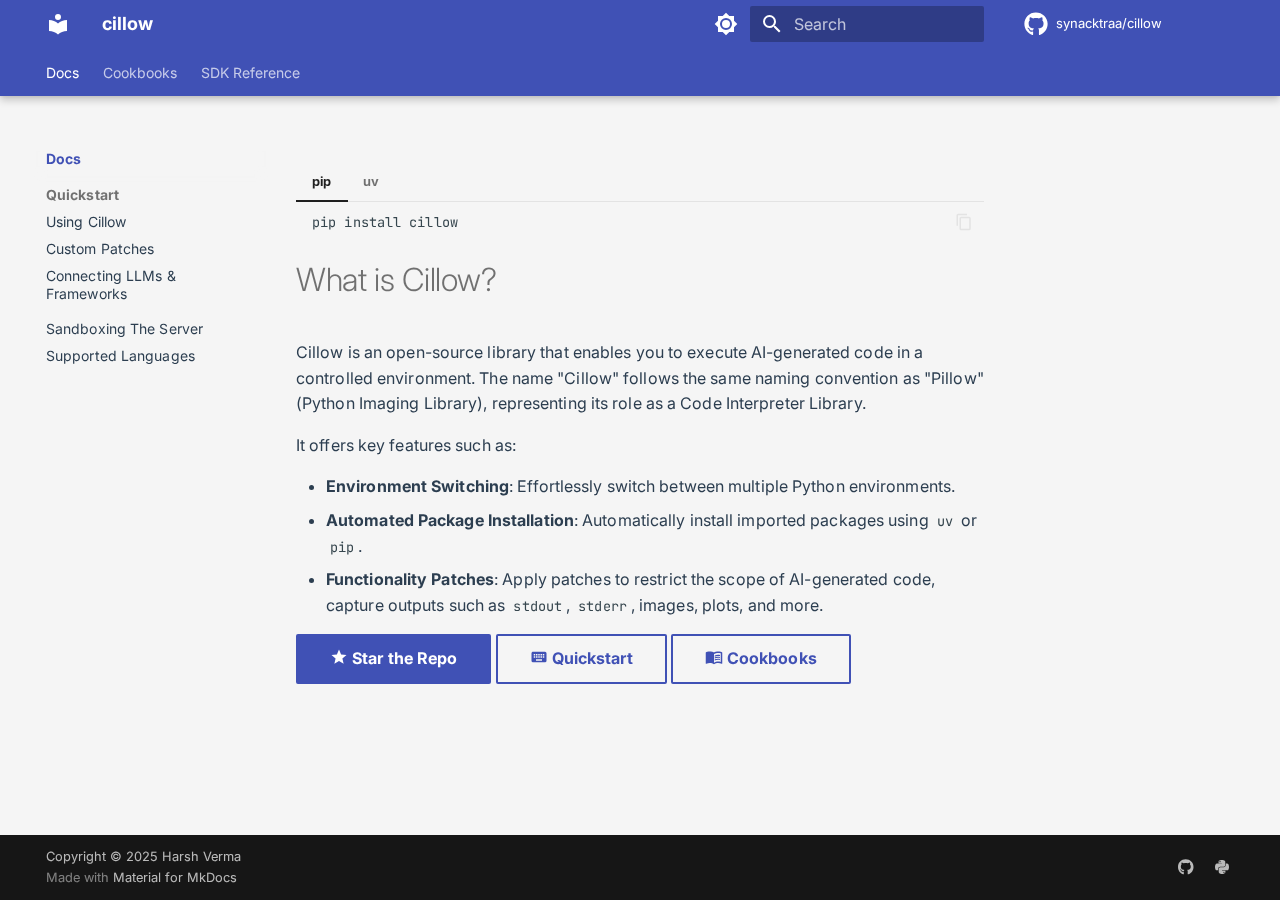
<file: index.html>
<!doctype html>
<html lang="en" class="no-js">
  <head>
    
      <meta charset="utf-8">
      <meta name="viewport" content="width=device-width,initial-scale=1">
      
        <meta name="description" content="Code Interpreter Library">
      
      
        <meta name="author" content="Harsh Verma">
      
      
        <link rel="canonical" href="https://synacktraa.github.io/cillow/">
      
      
      
        <link rel="next" href="quickstart/using_cillow/">
      
      
      <link rel="icon" href="assets/images/favicon.png">
      <meta name="generator" content="mkdocs-1.6.1, mkdocs-material-9.5.49">
    
    
      
        <title>Index - cillow</title>
      
    
    
      <link rel="stylesheet" href="assets/stylesheets/main.6f8fc17f.min.css">
      
        
        <link rel="stylesheet" href="assets/stylesheets/palette.06af60db.min.css">
      
      
  
  
    
    
  
    
    
  
    
    
  
    
    
  
    
    
  
    
    
  
    
    
  
    
    
  
    
    
  
    
    
  
    
    
  
    
    
  
  
  <style>:root{--md-admonition-icon--note:url('data:image/svg+xml;charset=utf-8,<svg xmlns="http://www.w3.org/2000/svg" viewBox="0 0 16 16"><path d="M1 7.775V2.75C1 1.784 1.784 1 2.75 1h5.025c.464 0 .91.184 1.238.513l6.25 6.25a1.75 1.75 0 0 1 0 2.474l-5.026 5.026a1.75 1.75 0 0 1-2.474 0l-6.25-6.25A1.75 1.75 0 0 1 1 7.775m1.5 0c0 .066.026.13.073.177l6.25 6.25a.25.25 0 0 0 .354 0l5.025-5.025a.25.25 0 0 0 0-.354l-6.25-6.25a.25.25 0 0 0-.177-.073H2.75a.25.25 0 0 0-.25.25ZM6 5a1 1 0 1 1 0 2 1 1 0 0 1 0-2"/></svg>');--md-admonition-icon--abstract:url('data:image/svg+xml;charset=utf-8,<svg xmlns="http://www.w3.org/2000/svg" viewBox="0 0 16 16"><path d="M2.5 1.75v11.5c0 .138.112.25.25.25h3.17a.75.75 0 0 1 0 1.5H2.75A1.75 1.75 0 0 1 1 13.25V1.75C1 .784 1.784 0 2.75 0h8.5C12.216 0 13 .784 13 1.75v7.736a.75.75 0 0 1-1.5 0V1.75a.25.25 0 0 0-.25-.25h-8.5a.25.25 0 0 0-.25.25m13.274 9.537zl-4.557 4.45a.75.75 0 0 1-1.055-.008l-1.943-1.95a.75.75 0 0 1 1.062-1.058l1.419 1.425 4.026-3.932a.75.75 0 1 1 1.048 1.074M4.75 4h4.5a.75.75 0 0 1 0 1.5h-4.5a.75.75 0 0 1 0-1.5M4 7.75A.75.75 0 0 1 4.75 7h2a.75.75 0 0 1 0 1.5h-2A.75.75 0 0 1 4 7.75"/></svg>');--md-admonition-icon--info:url('data:image/svg+xml;charset=utf-8,<svg xmlns="http://www.w3.org/2000/svg" viewBox="0 0 16 16"><path d="M0 8a8 8 0 1 1 16 0A8 8 0 0 1 0 8m8-6.5a6.5 6.5 0 1 0 0 13 6.5 6.5 0 0 0 0-13M6.5 7.75A.75.75 0 0 1 7.25 7h1a.75.75 0 0 1 .75.75v2.75h.25a.75.75 0 0 1 0 1.5h-2a.75.75 0 0 1 0-1.5h.25v-2h-.25a.75.75 0 0 1-.75-.75M8 6a1 1 0 1 1 0-2 1 1 0 0 1 0 2"/></svg>');--md-admonition-icon--tip:url('data:image/svg+xml;charset=utf-8,<svg xmlns="http://www.w3.org/2000/svg" viewBox="0 0 16 16"><path d="M3.499.75a.75.75 0 0 1 1.5 0v.996C5.9 2.903 6.793 3.65 7.662 4.376l.24.202c-.036-.694.055-1.422.426-2.163C9.1.873 10.794-.045 12.622.26 14.408.558 16 1.94 16 4.25c0 1.278-.954 2.575-2.44 2.734l.146.508.065.22c.203.701.412 1.455.476 2.226.142 1.707-.4 3.03-1.487 3.898C11.714 14.671 10.27 15 8.75 15h-6a.75.75 0 0 1 0-1.5h1.376a4.5 4.5 0 0 1-.563-1.191 3.84 3.84 0 0 1-.05-2.063 4.65 4.65 0 0 1-2.025-.293.75.75 0 0 1 .525-1.406c1.357.507 2.376-.006 2.698-.318l.009-.01a.747.747 0 0 1 1.06 0 .75.75 0 0 1-.012 1.074c-.912.92-.992 1.835-.768 2.586.221.74.745 1.337 1.196 1.621H8.75c1.343 0 2.398-.296 3.074-.836.635-.507 1.036-1.31.928-2.602-.05-.603-.216-1.224-.422-1.93l-.064-.221c-.12-.407-.246-.84-.353-1.29a2.4 2.4 0 0 1-.507-.441 3.1 3.1 0 0 1-.633-1.248.75.75 0 0 1 1.455-.364c.046.185.144.436.31.627.146.168.353.305.712.305.738 0 1.25-.615 1.25-1.25 0-1.47-.95-2.315-2.123-2.51-1.172-.196-2.227.387-2.706 1.345-.46.92-.27 1.774.019 3.062l.042.19.01.05c.348.443.666.949.94 1.553a.75.75 0 1 1-1.365.62c-.553-1.217-1.32-1.94-2.3-2.768L6.7 5.527c-.814-.68-1.75-1.462-2.692-2.619a3.7 3.7 0 0 0-1.023.88c-.406.495-.663 1.036-.722 1.508.116.122.306.21.591.239.388.038.797-.06 1.032-.19a.75.75 0 0 1 .728 1.31c-.515.287-1.23.439-1.906.373-.682-.067-1.473-.38-1.879-1.193L.75 5.677V5.5c0-.984.48-1.94 1.077-2.664.46-.559 1.05-1.055 1.673-1.353z"/></svg>');--md-admonition-icon--success:url('data:image/svg+xml;charset=utf-8,<svg xmlns="http://www.w3.org/2000/svg" viewBox="0 0 16 16"><path d="M13.78 4.22a.75.75 0 0 1 0 1.06l-7.25 7.25a.75.75 0 0 1-1.06 0L2.22 9.28a.75.75 0 0 1 .018-1.042.75.75 0 0 1 1.042-.018L6 10.94l6.72-6.72a.75.75 0 0 1 1.06 0"/></svg>');--md-admonition-icon--question:url('data:image/svg+xml;charset=utf-8,<svg xmlns="http://www.w3.org/2000/svg" viewBox="0 0 16 16"><path d="M0 8a8 8 0 1 1 16 0A8 8 0 0 1 0 8m8-6.5a6.5 6.5 0 1 0 0 13 6.5 6.5 0 0 0 0-13M6.92 6.085h.001a.749.749 0 1 1-1.342-.67c.169-.339.436-.701.849-.977C6.845 4.16 7.369 4 8 4a2.76 2.76 0 0 1 1.637.525c.503.377.863.965.863 1.725 0 .448-.115.83-.329 1.15-.205.307-.47.513-.692.662-.109.072-.22.138-.313.195l-.006.004a6 6 0 0 0-.26.16 1 1 0 0 0-.276.245.75.75 0 0 1-1.248-.832c.184-.264.42-.489.692-.661q.154-.1.313-.195l.007-.004c.1-.061.182-.11.258-.161a1 1 0 0 0 .277-.245C8.96 6.514 9 6.427 9 6.25a.61.61 0 0 0-.262-.525A1.27 1.27 0 0 0 8 5.5c-.369 0-.595.09-.74.187a1 1 0 0 0-.34.398M9 11a1 1 0 1 1-2 0 1 1 0 0 1 2 0"/></svg>');--md-admonition-icon--warning:url('data:image/svg+xml;charset=utf-8,<svg xmlns="http://www.w3.org/2000/svg" viewBox="0 0 16 16"><path d="M6.457 1.047c.659-1.234 2.427-1.234 3.086 0l6.082 11.378A1.75 1.75 0 0 1 14.082 15H1.918a1.75 1.75 0 0 1-1.543-2.575Zm1.763.707a.25.25 0 0 0-.44 0L1.698 13.132a.25.25 0 0 0 .22.368h12.164a.25.25 0 0 0 .22-.368Zm.53 3.996v2.5a.75.75 0 0 1-1.5 0v-2.5a.75.75 0 0 1 1.5 0M9 11a1 1 0 1 1-2 0 1 1 0 0 1 2 0"/></svg>');--md-admonition-icon--failure:url('data:image/svg+xml;charset=utf-8,<svg xmlns="http://www.w3.org/2000/svg" viewBox="0 0 16 16"><path d="M2.344 2.343za8 8 0 0 1 11.314 11.314A8.002 8.002 0 0 1 .234 10.089a8 8 0 0 1 2.11-7.746m1.06 10.253a6.5 6.5 0 1 0 9.108-9.275 6.5 6.5 0 0 0-9.108 9.275M6.03 4.97 8 6.94l1.97-1.97a.749.749 0 0 1 1.275.326.75.75 0 0 1-.215.734L9.06 8l1.97 1.97a.749.749 0 0 1-.326 1.275.75.75 0 0 1-.734-.215L8 9.06l-1.97 1.97a.749.749 0 0 1-1.275-.326.75.75 0 0 1 .215-.734L6.94 8 4.97 6.03a.75.75 0 0 1 .018-1.042.75.75 0 0 1 1.042-.018"/></svg>');--md-admonition-icon--danger:url('data:image/svg+xml;charset=utf-8,<svg xmlns="http://www.w3.org/2000/svg" viewBox="0 0 16 16"><path d="M9.504.43a1.516 1.516 0 0 1 2.437 1.713L10.415 5.5h2.123c1.57 0 2.346 1.909 1.22 3.004l-7.34 7.142a1.25 1.25 0 0 1-.871.354h-.302a1.25 1.25 0 0 1-1.157-1.723L5.633 10.5H3.462c-1.57 0-2.346-1.909-1.22-3.004zm1.047 1.074L3.286 8.571A.25.25 0 0 0 3.462 9H6.75a.75.75 0 0 1 .694 1.034l-1.713 4.188 6.982-6.793A.25.25 0 0 0 12.538 7H9.25a.75.75 0 0 1-.683-1.06l2.008-4.418.003-.006-.004-.009-.006-.006-.008-.001q-.005 0-.009.004"/></svg>');--md-admonition-icon--bug:url('data:image/svg+xml;charset=utf-8,<svg xmlns="http://www.w3.org/2000/svg" viewBox="0 0 16 16"><path d="M4.72.22a.75.75 0 0 1 1.06 0l1 .999a3.5 3.5 0 0 1 2.441 0l.999-1a.748.748 0 0 1 1.265.332.75.75 0 0 1-.205.729l-.775.776c.616.63.995 1.493.995 2.444v.327q0 .15-.025.292c.408.14.764.392 1.029.722l1.968-.787a.75.75 0 0 1 .556 1.392L13 7.258V9h2.25a.75.75 0 0 1 0 1.5H13v.5q-.002.615-.141 1.186l2.17.868a.75.75 0 0 1-.557 1.392l-2.184-.873A5 5 0 0 1 8 16a5 5 0 0 1-4.288-2.427l-2.183.873a.75.75 0 0 1-.558-1.392l2.17-.868A5 5 0 0 1 3 11v-.5H.75a.75.75 0 0 1 0-1.5H3V7.258L.971 6.446a.75.75 0 0 1 .558-1.392l1.967.787c.265-.33.62-.583 1.03-.722a1.7 1.7 0 0 1-.026-.292V4.5c0-.951.38-1.814.995-2.444L4.72 1.28a.75.75 0 0 1 0-1.06m.53 6.28a.75.75 0 0 0-.75.75V11a3.5 3.5 0 1 0 7 0V7.25a.75.75 0 0 0-.75-.75ZM6.173 5h3.654A.17.17 0 0 0 10 4.827V4.5a2 2 0 1 0-4 0v.327c0 .096.077.173.173.173"/></svg>');--md-admonition-icon--example:url('data:image/svg+xml;charset=utf-8,<svg xmlns="http://www.w3.org/2000/svg" viewBox="0 0 16 16"><path d="M5 5.782V2.5h-.25a.75.75 0 0 1 0-1.5h6.5a.75.75 0 0 1 0 1.5H11v3.282l3.666 5.76C15.619 13.04 14.543 15 12.767 15H3.233c-1.776 0-2.852-1.96-1.899-3.458Zm-2.4 6.565a.75.75 0 0 0 .633 1.153h9.534a.75.75 0 0 0 .633-1.153L12.225 10.5h-8.45ZM9.5 2.5h-3V6c0 .143-.04.283-.117.403L4.73 9h6.54L9.617 6.403A.75.75 0 0 1 9.5 6Z"/></svg>');--md-admonition-icon--quote:url('data:image/svg+xml;charset=utf-8,<svg xmlns="http://www.w3.org/2000/svg" viewBox="0 0 16 16"><path d="M1.75 2.5h10.5a.75.75 0 0 1 0 1.5H1.75a.75.75 0 0 1 0-1.5m4 5h8.5a.75.75 0 0 1 0 1.5h-8.5a.75.75 0 0 1 0-1.5m0 5h8.5a.75.75 0 0 1 0 1.5h-8.5a.75.75 0 0 1 0-1.5M2.5 7.75v6a.75.75 0 0 1-1.5 0v-6a.75.75 0 0 1 1.5 0"/></svg>');}</style>



    
    
      
    
    
      
        
        
        <link rel="preconnect" href="https://fonts.gstatic.com" crossorigin>
        <link rel="stylesheet" href="https://fonts.googleapis.com/css?family=Inter:300,300i,400,400i,700,700i%7CJetBrains+Mono:400,400i,700,700i&display=fallback">
        <style>:root{--md-text-font:"Inter";--md-code-font:"JetBrains Mono"}</style>
      
    
    
      <link rel="stylesheet" href="assets/_mkdocstrings.css">
    
      <link rel="stylesheet" href="stylesheets/extra.css">
    
    <script>__md_scope=new URL(".",location),__md_hash=e=>[...e].reduce(((e,_)=>(e<<5)-e+_.charCodeAt(0)),0),__md_get=(e,_=localStorage,t=__md_scope)=>JSON.parse(_.getItem(t.pathname+"."+e)),__md_set=(e,_,t=localStorage,a=__md_scope)=>{try{t.setItem(a.pathname+"."+e,JSON.stringify(_))}catch(e){}}</script>
    
      

    
    
    
  </head>
  
  
    
    
      
    
    
    
    
    <body dir="ltr" data-md-color-scheme="default" data-md-color-primary="indigo" data-md-color-accent="deep-purple">
  
    
    <input class="md-toggle" data-md-toggle="drawer" type="checkbox" id="__drawer" autocomplete="off">
    <input class="md-toggle" data-md-toggle="search" type="checkbox" id="__search" autocomplete="off">
    <label class="md-overlay" for="__drawer"></label>
    <div data-md-component="skip">
      
        
        <a href="#what-is-cillow" class="md-skip">
          Skip to content
        </a>
      
    </div>
    <div data-md-component="announce">
      
    </div>
    
    
      

  

<header class="md-header md-header--shadow md-header--lifted" data-md-component="header">
  <nav class="md-header__inner md-grid" aria-label="Header">
    <a href="." title="cillow" class="md-header__button md-logo" aria-label="cillow" data-md-component="logo">
      
  
  <svg xmlns="http://www.w3.org/2000/svg" viewBox="0 0 24 24"><path d="M12 8a3 3 0 0 0 3-3 3 3 0 0 0-3-3 3 3 0 0 0-3 3 3 3 0 0 0 3 3m0 3.54C9.64 9.35 6.5 8 3 8v11c3.5 0 6.64 1.35 9 3.54 2.36-2.19 5.5-3.54 9-3.54V8c-3.5 0-6.64 1.35-9 3.54"/></svg>

    </a>
    <label class="md-header__button md-icon" for="__drawer">
      
      <svg xmlns="http://www.w3.org/2000/svg" viewBox="0 0 24 24"><path d="M3 6h18v2H3zm0 5h18v2H3zm0 5h18v2H3z"/></svg>
    </label>
    <div class="md-header__title" data-md-component="header-title">
      <div class="md-header__ellipsis">
        <div class="md-header__topic">
          <span class="md-ellipsis">
            cillow
          </span>
        </div>
        <div class="md-header__topic" data-md-component="header-topic">
          <span class="md-ellipsis">
            
              Index
            
          </span>
        </div>
      </div>
    </div>
    
      
        <form class="md-header__option" data-md-component="palette">
  
    
    
    
    <input class="md-option" data-md-color-media="(prefers-color-scheme: light)" data-md-color-scheme="default" data-md-color-primary="indigo" data-md-color-accent="deep-purple"  aria-label="Switch to dark mode"  type="radio" name="__palette" id="__palette_0">
    
      <label class="md-header__button md-icon" title="Switch to dark mode" for="__palette_1" hidden>
        <svg xmlns="http://www.w3.org/2000/svg" viewBox="0 0 24 24"><path d="M12 8a4 4 0 0 0-4 4 4 4 0 0 0 4 4 4 4 0 0 0 4-4 4 4 0 0 0-4-4m0 10a6 6 0 0 1-6-6 6 6 0 0 1 6-6 6 6 0 0 1 6 6 6 6 0 0 1-6 6m8-9.31V4h-4.69L12 .69 8.69 4H4v4.69L.69 12 4 15.31V20h4.69L12 23.31 15.31 20H20v-4.69L23.31 12z"/></svg>
      </label>
    
  
    
    
    
    <input class="md-option" data-md-color-media="(prefers-color-scheme: dark)" data-md-color-scheme="slate" data-md-color-primary="blue-grey" data-md-color-accent="deep-purple"  aria-label="Switch to light mode"  type="radio" name="__palette" id="__palette_1">
    
      <label class="md-header__button md-icon" title="Switch to light mode" for="__palette_0" hidden>
        <svg xmlns="http://www.w3.org/2000/svg" viewBox="0 0 24 24"><path d="M12 18c-.89 0-1.74-.2-2.5-.55C11.56 16.5 13 14.42 13 12s-1.44-4.5-3.5-5.45C10.26 6.2 11.11 6 12 6a6 6 0 0 1 6 6 6 6 0 0 1-6 6m8-9.31V4h-4.69L12 .69 8.69 4H4v4.69L.69 12 4 15.31V20h4.69L12 23.31 15.31 20H20v-4.69L23.31 12z"/></svg>
      </label>
    
  
</form>
      
    
    
      <script>var palette=__md_get("__palette");if(palette&&palette.color){if("(prefers-color-scheme)"===palette.color.media){var media=matchMedia("(prefers-color-scheme: light)"),input=document.querySelector(media.matches?"[data-md-color-media='(prefers-color-scheme: light)']":"[data-md-color-media='(prefers-color-scheme: dark)']");palette.color.media=input.getAttribute("data-md-color-media"),palette.color.scheme=input.getAttribute("data-md-color-scheme"),palette.color.primary=input.getAttribute("data-md-color-primary"),palette.color.accent=input.getAttribute("data-md-color-accent")}for(var[key,value]of Object.entries(palette.color))document.body.setAttribute("data-md-color-"+key,value)}</script>
    
    
    
      <label class="md-header__button md-icon" for="__search">
        
        <svg xmlns="http://www.w3.org/2000/svg" viewBox="0 0 24 24"><path d="M9.5 3A6.5 6.5 0 0 1 16 9.5c0 1.61-.59 3.09-1.56 4.23l.27.27h.79l5 5-1.5 1.5-5-5v-.79l-.27-.27A6.52 6.52 0 0 1 9.5 16 6.5 6.5 0 0 1 3 9.5 6.5 6.5 0 0 1 9.5 3m0 2C7 5 5 7 5 9.5S7 14 9.5 14 14 12 14 9.5 12 5 9.5 5"/></svg>
      </label>
      <div class="md-search" data-md-component="search" role="dialog">
  <label class="md-search__overlay" for="__search"></label>
  <div class="md-search__inner" role="search">
    <form class="md-search__form" name="search">
      <input type="text" class="md-search__input" name="query" aria-label="Search" placeholder="Search" autocapitalize="off" autocorrect="off" autocomplete="off" spellcheck="false" data-md-component="search-query" required>
      <label class="md-search__icon md-icon" for="__search">
        
        <svg xmlns="http://www.w3.org/2000/svg" viewBox="0 0 24 24"><path d="M9.5 3A6.5 6.5 0 0 1 16 9.5c0 1.61-.59 3.09-1.56 4.23l.27.27h.79l5 5-1.5 1.5-5-5v-.79l-.27-.27A6.52 6.52 0 0 1 9.5 16 6.5 6.5 0 0 1 3 9.5 6.5 6.5 0 0 1 9.5 3m0 2C7 5 5 7 5 9.5S7 14 9.5 14 14 12 14 9.5 12 5 9.5 5"/></svg>
        
        <svg xmlns="http://www.w3.org/2000/svg" viewBox="0 0 24 24"><path d="M20 11v2H8l5.5 5.5-1.42 1.42L4.16 12l7.92-7.92L13.5 5.5 8 11z"/></svg>
      </label>
      <nav class="md-search__options" aria-label="Search">
        
        <button type="reset" class="md-search__icon md-icon" title="Clear" aria-label="Clear" tabindex="-1">
          
          <svg xmlns="http://www.w3.org/2000/svg" viewBox="0 0 24 24"><path d="M19 6.41 17.59 5 12 10.59 6.41 5 5 6.41 10.59 12 5 17.59 6.41 19 12 13.41 17.59 19 19 17.59 13.41 12z"/></svg>
        </button>
      </nav>
      
    </form>
    <div class="md-search__output">
      <div class="md-search__scrollwrap" tabindex="0" data-md-scrollfix>
        <div class="md-search-result" data-md-component="search-result">
          <div class="md-search-result__meta">
            Initializing search
          </div>
          <ol class="md-search-result__list" role="presentation"></ol>
        </div>
      </div>
    </div>
  </div>
</div>
    
    
      <div class="md-header__source">
        <a href="https://github.com/synacktraa/cillow" title="Go to repository" class="md-source" data-md-component="source">
  <div class="md-source__icon md-icon">
    
    <svg xmlns="http://www.w3.org/2000/svg" viewBox="0 0 496 512"><!--! Font Awesome Free 6.7.1 by @fontawesome - https://fontawesome.com License - https://fontawesome.com/license/free (Icons: CC BY 4.0, Fonts: SIL OFL 1.1, Code: MIT License) Copyright 2024 Fonticons, Inc.--><path d="M165.9 397.4c0 2-2.3 3.6-5.2 3.6-3.3.3-5.6-1.3-5.6-3.6 0-2 2.3-3.6 5.2-3.6 3-.3 5.6 1.3 5.6 3.6m-31.1-4.5c-.7 2 1.3 4.3 4.3 4.9 2.6 1 5.6 0 6.2-2s-1.3-4.3-4.3-5.2c-2.6-.7-5.5.3-6.2 2.3m44.2-1.7c-2.9.7-4.9 2.6-4.6 4.9.3 2 2.9 3.3 5.9 2.6 2.9-.7 4.9-2.6 4.6-4.6-.3-1.9-3-3.2-5.9-2.9M244.8 8C106.1 8 0 113.3 0 252c0 110.9 69.8 205.8 169.5 239.2 12.8 2.3 17.3-5.6 17.3-12.1 0-6.2-.3-40.4-.3-61.4 0 0-70 15-84.7-29.8 0 0-11.4-29.1-27.8-36.6 0 0-22.9-15.7 1.6-15.4 0 0 24.9 2 38.6 25.8 21.9 38.6 58.6 27.5 72.9 20.9 2.3-16 8.8-27.1 16-33.7-55.9-6.2-112.3-14.3-112.3-110.5 0-27.5 7.6-41.3 23.6-58.9-2.6-6.5-11.1-33.3 2.6-67.9 20.9-6.5 69 27 69 27 20-5.6 41.5-8.5 62.8-8.5s42.8 2.9 62.8 8.5c0 0 48.1-33.6 69-27 13.7 34.7 5.2 61.4 2.6 67.9 16 17.7 25.8 31.5 25.8 58.9 0 96.5-58.9 104.2-114.8 110.5 9.2 7.9 17 22.9 17 46.4 0 33.7-.3 75.4-.3 83.6 0 6.5 4.6 14.4 17.3 12.1C428.2 457.8 496 362.9 496 252 496 113.3 383.5 8 244.8 8M97.2 352.9c-1.3 1-1 3.3.7 5.2 1.6 1.6 3.9 2.3 5.2 1 1.3-1 1-3.3-.7-5.2-1.6-1.6-3.9-2.3-5.2-1m-10.8-8.1c-.7 1.3.3 2.9 2.3 3.9 1.6 1 3.6.7 4.3-.7.7-1.3-.3-2.9-2.3-3.9-2-.6-3.6-.3-4.3.7m32.4 35.6c-1.6 1.3-1 4.3 1.3 6.2 2.3 2.3 5.2 2.6 6.5 1 1.3-1.3.7-4.3-1.3-6.2-2.2-2.3-5.2-2.6-6.5-1m-11.4-14.7c-1.6 1-1.6 3.6 0 5.9s4.3 3.3 5.6 2.3c1.6-1.3 1.6-3.9 0-6.2-1.4-2.3-4-3.3-5.6-2"/></svg>
  </div>
  <div class="md-source__repository">
    synacktraa/cillow
  </div>
</a>
      </div>
    
  </nav>
  
    
      
<nav class="md-tabs" aria-label="Tabs" data-md-component="tabs">
  <div class="md-grid">
    <ul class="md-tabs__list">
      
        
  
  
    
  
  
    
    
      <li class="md-tabs__item md-tabs__item--active">
        <a href="." class="md-tabs__link">
          
  
    
  
  Docs

        </a>
      </li>
    
  

      
        
  
  
  
    <li class="md-tabs__item">
      <a href="cookbooks/" class="md-tabs__link">
        
  
    
  
  Cookbooks

      </a>
    </li>
  

      
        
  
  
  
    
    
      <li class="md-tabs__item">
        <a href="sdk_reference/interpreter/" class="md-tabs__link">
          
  
    
  
  SDK Reference

        </a>
      </li>
    
  

      
    </ul>
  </div>
</nav>
    
  
</header>
    
    <div class="md-container" data-md-component="container">
      
      
        
      
      <main class="md-main" data-md-component="main">
        <div class="md-main__inner md-grid">
          
            
              
              <div class="md-sidebar md-sidebar--primary" data-md-component="sidebar" data-md-type="navigation" >
                <div class="md-sidebar__scrollwrap">
                  <div class="md-sidebar__inner">
                    


  


<nav class="md-nav md-nav--primary md-nav--lifted" aria-label="Navigation" data-md-level="0">
  <label class="md-nav__title" for="__drawer">
    <a href="." title="cillow" class="md-nav__button md-logo" aria-label="cillow" data-md-component="logo">
      
  
  <svg xmlns="http://www.w3.org/2000/svg" viewBox="0 0 24 24"><path d="M12 8a3 3 0 0 0 3-3 3 3 0 0 0-3-3 3 3 0 0 0-3 3 3 3 0 0 0 3 3m0 3.54C9.64 9.35 6.5 8 3 8v11c3.5 0 6.64 1.35 9 3.54 2.36-2.19 5.5-3.54 9-3.54V8c-3.5 0-6.64 1.35-9 3.54"/></svg>

    </a>
    cillow
  </label>
  
    <div class="md-nav__source">
      <a href="https://github.com/synacktraa/cillow" title="Go to repository" class="md-source" data-md-component="source">
  <div class="md-source__icon md-icon">
    
    <svg xmlns="http://www.w3.org/2000/svg" viewBox="0 0 496 512"><!--! Font Awesome Free 6.7.1 by @fontawesome - https://fontawesome.com License - https://fontawesome.com/license/free (Icons: CC BY 4.0, Fonts: SIL OFL 1.1, Code: MIT License) Copyright 2024 Fonticons, Inc.--><path d="M165.9 397.4c0 2-2.3 3.6-5.2 3.6-3.3.3-5.6-1.3-5.6-3.6 0-2 2.3-3.6 5.2-3.6 3-.3 5.6 1.3 5.6 3.6m-31.1-4.5c-.7 2 1.3 4.3 4.3 4.9 2.6 1 5.6 0 6.2-2s-1.3-4.3-4.3-5.2c-2.6-.7-5.5.3-6.2 2.3m44.2-1.7c-2.9.7-4.9 2.6-4.6 4.9.3 2 2.9 3.3 5.9 2.6 2.9-.7 4.9-2.6 4.6-4.6-.3-1.9-3-3.2-5.9-2.9M244.8 8C106.1 8 0 113.3 0 252c0 110.9 69.8 205.8 169.5 239.2 12.8 2.3 17.3-5.6 17.3-12.1 0-6.2-.3-40.4-.3-61.4 0 0-70 15-84.7-29.8 0 0-11.4-29.1-27.8-36.6 0 0-22.9-15.7 1.6-15.4 0 0 24.9 2 38.6 25.8 21.9 38.6 58.6 27.5 72.9 20.9 2.3-16 8.8-27.1 16-33.7-55.9-6.2-112.3-14.3-112.3-110.5 0-27.5 7.6-41.3 23.6-58.9-2.6-6.5-11.1-33.3 2.6-67.9 20.9-6.5 69 27 69 27 20-5.6 41.5-8.5 62.8-8.5s42.8 2.9 62.8 8.5c0 0 48.1-33.6 69-27 13.7 34.7 5.2 61.4 2.6 67.9 16 17.7 25.8 31.5 25.8 58.9 0 96.5-58.9 104.2-114.8 110.5 9.2 7.9 17 22.9 17 46.4 0 33.7-.3 75.4-.3 83.6 0 6.5 4.6 14.4 17.3 12.1C428.2 457.8 496 362.9 496 252 496 113.3 383.5 8 244.8 8M97.2 352.9c-1.3 1-1 3.3.7 5.2 1.6 1.6 3.9 2.3 5.2 1 1.3-1 1-3.3-.7-5.2-1.6-1.6-3.9-2.3-5.2-1m-10.8-8.1c-.7 1.3.3 2.9 2.3 3.9 1.6 1 3.6.7 4.3-.7.7-1.3-.3-2.9-2.3-3.9-2-.6-3.6-.3-4.3.7m32.4 35.6c-1.6 1.3-1 4.3 1.3 6.2 2.3 2.3 5.2 2.6 6.5 1 1.3-1.3.7-4.3-1.3-6.2-2.2-2.3-5.2-2.6-6.5-1m-11.4-14.7c-1.6 1-1.6 3.6 0 5.9s4.3 3.3 5.6 2.3c1.6-1.3 1.6-3.9 0-6.2-1.4-2.3-4-3.3-5.6-2"/></svg>
  </div>
  <div class="md-source__repository">
    synacktraa/cillow
  </div>
</a>
    </div>
  
  <ul class="md-nav__list" data-md-scrollfix>
    
      
      
  
  
    
  
  
  
    
    
      
        
          
        
      
        
      
        
      
        
      
    
    
      
        
        
      
      
        
      
    
    
    <li class="md-nav__item md-nav__item--active md-nav__item--section md-nav__item--nested">
      
        
        
        <input class="md-nav__toggle md-toggle " type="checkbox" id="__nav_1" checked>
        
          
          
          <div class="md-nav__link md-nav__container">
            <a href="." class="md-nav__link md-nav__link--active">
              
  
  <span class="md-ellipsis">
    Docs
  </span>
  

            </a>
            
              
              <label class="md-nav__link md-nav__link--active" for="__nav_1" id="__nav_1_label" tabindex="">
                <span class="md-nav__icon md-icon"></span>
              </label>
            
          </div>
        
        <nav class="md-nav" data-md-level="1" aria-labelledby="__nav_1_label" aria-expanded="true">
          <label class="md-nav__title" for="__nav_1">
            <span class="md-nav__icon md-icon"></span>
            Docs
          </label>
          <ul class="md-nav__list" data-md-scrollfix>
            
              
            
              
                
  
  
  
  
    
    
      
        
      
        
      
        
      
    
    
      
      
        
          
          
        
      
    
    
    <li class="md-nav__item md-nav__item--section md-nav__item--nested">
      
        
        
          
        
        <input class="md-nav__toggle md-toggle md-toggle--indeterminate" type="checkbox" id="__nav_1_2" >
        
          
          <label class="md-nav__link" for="__nav_1_2" id="__nav_1_2_label" tabindex="">
            
  
  <span class="md-ellipsis">
    Quickstart
  </span>
  

            <span class="md-nav__icon md-icon"></span>
          </label>
        
        <nav class="md-nav" data-md-level="2" aria-labelledby="__nav_1_2_label" aria-expanded="false">
          <label class="md-nav__title" for="__nav_1_2">
            <span class="md-nav__icon md-icon"></span>
            Quickstart
          </label>
          <ul class="md-nav__list" data-md-scrollfix>
            
              
                
  
  
  
  
    <li class="md-nav__item">
      <a href="quickstart/using_cillow/" class="md-nav__link">
        
  
  <span class="md-ellipsis">
    Using Cillow
  </span>
  

      </a>
    </li>
  

              
            
              
                
  
  
  
  
    <li class="md-nav__item">
      <a href="quickstart/custom_patches/" class="md-nav__link">
        
  
  <span class="md-ellipsis">
    Custom Patches
  </span>
  

      </a>
    </li>
  

              
            
              
                
  
  
  
  
    <li class="md-nav__item">
      <a href="quickstart/connecting_LLM_%26_Frameworks/" class="md-nav__link">
        
  
  <span class="md-ellipsis">
    Connecting LLMs & Frameworks
  </span>
  

      </a>
    </li>
  

              
            
          </ul>
        </nav>
      
    </li>
  

              
            
              
                
  
  
  
  
    <li class="md-nav__item">
      <a href="sandboxing_the_server/" class="md-nav__link">
        
  
  <span class="md-ellipsis">
    Sandboxing The Server
  </span>
  

      </a>
    </li>
  

              
            
              
                
  
  
  
  
    <li class="md-nav__item">
      <a href="supported_languages/" class="md-nav__link">
        
  
  <span class="md-ellipsis">
    Supported Languages
  </span>
  

      </a>
    </li>
  

              
            
          </ul>
        </nav>
      
    </li>
  

    
      
      
  
  
  
  
    <li class="md-nav__item">
      <a href="cookbooks/" class="md-nav__link">
        
  
  <span class="md-ellipsis">
    Cookbooks
  </span>
  

      </a>
    </li>
  

    
      
      
  
  
  
  
    
    
      
        
      
        
      
        
      
        
      
        
      
        
      
    
    
      
      
        
      
    
    
    <li class="md-nav__item md-nav__item--nested">
      
        
        
          
        
        <input class="md-nav__toggle md-toggle md-toggle--indeterminate" type="checkbox" id="__nav_3" >
        
          
          <label class="md-nav__link" for="__nav_3" id="__nav_3_label" tabindex="0">
            
  
  <span class="md-ellipsis">
    SDK Reference
  </span>
  

            <span class="md-nav__icon md-icon"></span>
          </label>
        
        <nav class="md-nav" data-md-level="1" aria-labelledby="__nav_3_label" aria-expanded="false">
          <label class="md-nav__title" for="__nav_3">
            <span class="md-nav__icon md-icon"></span>
            SDK Reference
          </label>
          <ul class="md-nav__list" data-md-scrollfix>
            
              
                
  
  
  
  
    <li class="md-nav__item">
      <a href="sdk_reference/interpreter/" class="md-nav__link">
        
  
  <span class="md-ellipsis">
    cillow.Interpreter
  </span>
  

      </a>
    </li>
  

              
            
              
                
  
  
  
  
    <li class="md-nav__item">
      <a href="sdk_reference/switchable/" class="md-nav__link">
        
  
  <span class="md-ellipsis">
    cillow.Switchable
  </span>
  

      </a>
    </li>
  

              
            
              
                
  
  
  
  
    <li class="md-nav__item">
      <a href="sdk_reference/client/" class="md-nav__link">
        
  
  <span class="md-ellipsis">
    cillow.Client
  </span>
  

      </a>
    </li>
  

              
            
              
                
  
  
  
  
    <li class="md-nav__item">
      <a href="sdk_reference/server/" class="md-nav__link">
        
  
  <span class="md-ellipsis">
    cillow.Server
  </span>
  

      </a>
    </li>
  

              
            
              
                
  
  
  
  
    <li class="md-nav__item">
      <a href="sdk_reference/patch/" class="md-nav__link">
        
  
  <span class="md-ellipsis">
    cillow.patch
  </span>
  

      </a>
    </li>
  

              
            
              
                
  
  
  
  
    <li class="md-nav__item">
      <a href="sdk_reference/prebuilt_patches/" class="md-nav__link">
        
  
  <span class="md-ellipsis">
    cillow.prebuilt_patches
  </span>
  

      </a>
    </li>
  

              
            
          </ul>
        </nav>
      
    </li>
  

    
  </ul>
</nav>
                  </div>
                </div>
              </div>
            
            
              
              <div class="md-sidebar md-sidebar--secondary" data-md-component="sidebar" data-md-type="toc" >
                <div class="md-sidebar__scrollwrap">
                  <div class="md-sidebar__inner">
                    

  

<nav class="md-nav md-nav--secondary" aria-label="On this page">
  
  
  
    
  
  
</nav>
                  </div>
                </div>
              </div>
            
          
          
            <div class="md-content" data-md-component="content">
              <article class="md-content__inner md-typeset">
                
                  

  
  


<div class="tabbed-set tabbed-alternate" data-tabs="1:2"><input checked="checked" id="__tabbed_1_1" name="__tabbed_1" type="radio" /><input id="__tabbed_1_2" name="__tabbed_1" type="radio" /><div class="tabbed-labels"><label for="__tabbed_1_1">pip</label><label for="__tabbed_1_2">uv</label></div>
<div class="tabbed-content">
<div class="tabbed-block">
<div class="language-bash highlight"><pre><span></span><code><span id="__span-0-1"><a id="__codelineno-0-1" name="__codelineno-0-1" href="#__codelineno-0-1"></a>pip<span class="w"> </span>install<span class="w"> </span>cillow
</span></code></pre></div>
</div>
<div class="tabbed-block">
<div class="language-bash highlight"><pre><span></span><code><span id="__span-1-1"><a id="__codelineno-1-1" name="__codelineno-1-1" href="#__codelineno-1-1"></a>uv<span class="w"> </span>pip<span class="w"> </span>install<span class="w"> </span>cillow
</span></code></pre></div>
</div>
</div>
</div>
<h1 id="what-is-cillow">What is Cillow?<a class="headerlink" href="#what-is-cillow" title="Permanent link">&para;</a></h1>
<p>Cillow is an open-source library that enables you to execute AI-generated code in a controlled environment. The name "Cillow" follows the same naming convention as "Pillow" (Python Imaging Library), representing its role as a Code Interpreter Library.</p>
<p>It offers key features such as:</p>
<ul>
<li><strong>Environment Switching</strong>: Effortlessly switch between multiple Python environments.</li>
<li><strong>Automated Package Installation</strong>: Automatically install imported packages using <code>uv</code> or <code>pip</code>.</li>
<li><strong>Functionality Patches</strong>: Apply patches to restrict the scope of AI-generated code, capture outputs such as <code>stdout</code>, <code>stderr</code>, images, plots, and more.</li>
</ul>
<p><a class="md-button md-button--primary" href="https://github.com/synacktraa/cillow"><span class="twemoji"><svg xmlns="http://www.w3.org/2000/svg" viewBox="0 0 24 24"><path d="M12 17.27 18.18 21l-1.64-7.03L22 9.24l-7.19-.62L12 2 9.19 8.62 2 9.24l5.45 4.73L5.82 21z"/></svg></span> Star the Repo</a> <a class="md-button" href="quickstart/using_cillow/"><span class="twemoji"><svg xmlns="http://www.w3.org/2000/svg" viewBox="0 0 24 24"><path d="M19 10h-2V8h2m0 5h-2v-2h2m-3-1h-2V8h2m0 5h-2v-2h2m0 6H8v-2h8m-9-5H5V8h2m0 5H5v-2h2m1 0h2v2H8m0-5h2v2H8m3 1h2v2h-2m0-5h2v2h-2m9-5H4c-1.11 0-2 .89-2 2v10a2 2 0 0 0 2 2h16a2 2 0 0 0 2-2V7a2 2 0 0 0-2-2"/></svg></span> Quickstart</a> <a class="md-button" href="cookbooks/"><span class="twemoji"><svg xmlns="http://www.w3.org/2000/svg" viewBox="0 0 24 24"><path d="M12 21.5c-1.35-.85-3.8-1.5-5.5-1.5-1.65 0-3.35.3-4.75 1.05-.1.05-.15.05-.25.05-.25 0-.5-.25-.5-.5V6c.6-.45 1.25-.75 2-1 1.11-.35 2.33-.5 3.5-.5 1.95 0 4.05.4 5.5 1.5 1.45-1.1 3.55-1.5 5.5-1.5 1.17 0 2.39.15 3.5.5.75.25 1.4.55 2 1v14.6c0 .25-.25.5-.5.5-.1 0-.15 0-.25-.05-1.4-.75-3.1-1.05-4.75-1.05-1.7 0-4.15.65-5.5 1.5M12 8v11.5c1.35-.85 3.8-1.5 5.5-1.5 1.2 0 2.4.15 3.5.5V7c-1.1-.35-2.3-.5-3.5-.5-1.7 0-4.15.65-5.5 1.5m1 3.5c1.11-.68 2.6-1 4.5-1 .91 0 1.76.09 2.5.28V9.23c-.87-.15-1.71-.23-2.5-.23q-2.655 0-4.5.84zm4.5.17c-1.71 0-3.21.26-4.5.79v1.69c1.11-.65 2.6-.99 4.5-.99 1.04 0 1.88.08 2.5.24v-1.5c-.87-.16-1.71-.23-2.5-.23m2.5 2.9c-.87-.16-1.71-.24-2.5-.24-1.83 0-3.33.27-4.5.8v1.69c1.11-.66 2.6-.99 4.5-.99 1.04 0 1.88.08 2.5.24z"/></svg></span> Cookbooks</a></p>












                
              </article>
            </div>
          
          
<script>var target=document.getElementById(location.hash.slice(1));target&&target.name&&(target.checked=target.name.startsWith("__tabbed_"))</script>
        </div>
        
      </main>
      
        <footer class="md-footer">
  
  <div class="md-footer-meta md-typeset">
    <div class="md-footer-meta__inner md-grid">
      <div class="md-copyright">
  
    <div class="md-copyright__highlight">
      Copyright &copy; 2025 Harsh Verma
    </div>
  
  
    Made with
    <a href="https://squidfunk.github.io/mkdocs-material/" target="_blank" rel="noopener">
      Material for MkDocs
    </a>
  
</div>
      
        <div class="md-social">
  
    
    
    
    
      
      
    
    <a href="https://github.com/synacktraa/cillow" target="_blank" rel="noopener" title="github.com" class="md-social__link">
      <svg xmlns="http://www.w3.org/2000/svg" viewBox="0 0 496 512"><!--! Font Awesome Free 6.7.1 by @fontawesome - https://fontawesome.com License - https://fontawesome.com/license/free (Icons: CC BY 4.0, Fonts: SIL OFL 1.1, Code: MIT License) Copyright 2024 Fonticons, Inc.--><path d="M165.9 397.4c0 2-2.3 3.6-5.2 3.6-3.3.3-5.6-1.3-5.6-3.6 0-2 2.3-3.6 5.2-3.6 3-.3 5.6 1.3 5.6 3.6m-31.1-4.5c-.7 2 1.3 4.3 4.3 4.9 2.6 1 5.6 0 6.2-2s-1.3-4.3-4.3-5.2c-2.6-.7-5.5.3-6.2 2.3m44.2-1.7c-2.9.7-4.9 2.6-4.6 4.9.3 2 2.9 3.3 5.9 2.6 2.9-.7 4.9-2.6 4.6-4.6-.3-1.9-3-3.2-5.9-2.9M244.8 8C106.1 8 0 113.3 0 252c0 110.9 69.8 205.8 169.5 239.2 12.8 2.3 17.3-5.6 17.3-12.1 0-6.2-.3-40.4-.3-61.4 0 0-70 15-84.7-29.8 0 0-11.4-29.1-27.8-36.6 0 0-22.9-15.7 1.6-15.4 0 0 24.9 2 38.6 25.8 21.9 38.6 58.6 27.5 72.9 20.9 2.3-16 8.8-27.1 16-33.7-55.9-6.2-112.3-14.3-112.3-110.5 0-27.5 7.6-41.3 23.6-58.9-2.6-6.5-11.1-33.3 2.6-67.9 20.9-6.5 69 27 69 27 20-5.6 41.5-8.5 62.8-8.5s42.8 2.9 62.8 8.5c0 0 48.1-33.6 69-27 13.7 34.7 5.2 61.4 2.6 67.9 16 17.7 25.8 31.5 25.8 58.9 0 96.5-58.9 104.2-114.8 110.5 9.2 7.9 17 22.9 17 46.4 0 33.7-.3 75.4-.3 83.6 0 6.5 4.6 14.4 17.3 12.1C428.2 457.8 496 362.9 496 252 496 113.3 383.5 8 244.8 8M97.2 352.9c-1.3 1-1 3.3.7 5.2 1.6 1.6 3.9 2.3 5.2 1 1.3-1 1-3.3-.7-5.2-1.6-1.6-3.9-2.3-5.2-1m-10.8-8.1c-.7 1.3.3 2.9 2.3 3.9 1.6 1 3.6.7 4.3-.7.7-1.3-.3-2.9-2.3-3.9-2-.6-3.6-.3-4.3.7m32.4 35.6c-1.6 1.3-1 4.3 1.3 6.2 2.3 2.3 5.2 2.6 6.5 1 1.3-1.3.7-4.3-1.3-6.2-2.2-2.3-5.2-2.6-6.5-1m-11.4-14.7c-1.6 1-1.6 3.6 0 5.9s4.3 3.3 5.6 2.3c1.6-1.3 1.6-3.9 0-6.2-1.4-2.3-4-3.3-5.6-2"/></svg>
    </a>
  
    
    
    
    
      
      
    
    <a href="https://pypi.org/project/cillow" target="_blank" rel="noopener" title="pypi.org" class="md-social__link">
      <svg xmlns="http://www.w3.org/2000/svg" viewBox="0 0 448 512"><!--! Font Awesome Free 6.7.1 by @fontawesome - https://fontawesome.com License - https://fontawesome.com/license/free (Icons: CC BY 4.0, Fonts: SIL OFL 1.1, Code: MIT License) Copyright 2024 Fonticons, Inc.--><path d="M439.8 200.5c-7.7-30.9-22.3-54.2-53.4-54.2h-40.1v47.4c0 36.8-31.2 67.8-66.8 67.8H172.7c-29.2 0-53.4 25-53.4 54.3v101.8c0 29 25.2 46 53.4 54.3 33.8 9.9 66.3 11.7 106.8 0 26.9-7.8 53.4-23.5 53.4-54.3v-40.7H226.2v-13.6h160.2c31.1 0 42.6-21.7 53.4-54.2 11.2-33.5 10.7-65.7 0-108.6M286.2 404c11.1 0 20.1 9.1 20.1 20.3 0 11.3-9 20.4-20.1 20.4-11 0-20.1-9.2-20.1-20.4.1-11.3 9.1-20.3 20.1-20.3M167.8 248.1h106.8c29.7 0 53.4-24.5 53.4-54.3V91.9c0-29-24.4-50.7-53.4-55.6-35.8-5.9-74.7-5.6-106.8.1-45.2 8-53.4 24.7-53.4 55.6v40.7h106.9v13.6h-147c-31.1 0-58.3 18.7-66.8 54.2-9.8 40.7-10.2 66.1 0 108.6 7.6 31.6 25.7 54.2 56.8 54.2H101v-48.8c0-35.3 30.5-66.4 66.8-66.4m-6.7-142.6c-11.1 0-20.1-9.1-20.1-20.3.1-11.3 9-20.4 20.1-20.4 11 0 20.1 9.2 20.1 20.4s-9 20.3-20.1 20.3"/></svg>
    </a>
  
</div>
      
    </div>
  </div>
</footer>
      
    </div>
    <div class="md-dialog" data-md-component="dialog">
      <div class="md-dialog__inner md-typeset"></div>
    </div>
    
    
    <script id="__config" type="application/json">{"base": ".", "features": ["navigation.tabs", "navigation.tabs.sticky", "navigation.sections", "navigation.expand", "navigation.path", "navigation.indexes", "toc.follow", "content.code.copy", "content.code.select", "content.code.annotate"], "search": "assets/javascripts/workers/search.6ce7567c.min.js", "translations": {"clipboard.copied": "Copied to clipboard", "clipboard.copy": "Copy to clipboard", "search.result.more.one": "1 more on this page", "search.result.more.other": "# more on this page", "search.result.none": "No matching documents", "search.result.one": "1 matching document", "search.result.other": "# matching documents", "search.result.placeholder": "Type to start searching", "search.result.term.missing": "Missing", "select.version": "Select version"}}</script>
    
    
      <script src="assets/javascripts/bundle.88dd0f4e.min.js"></script>
      
    
  </body>
</html>
</file>
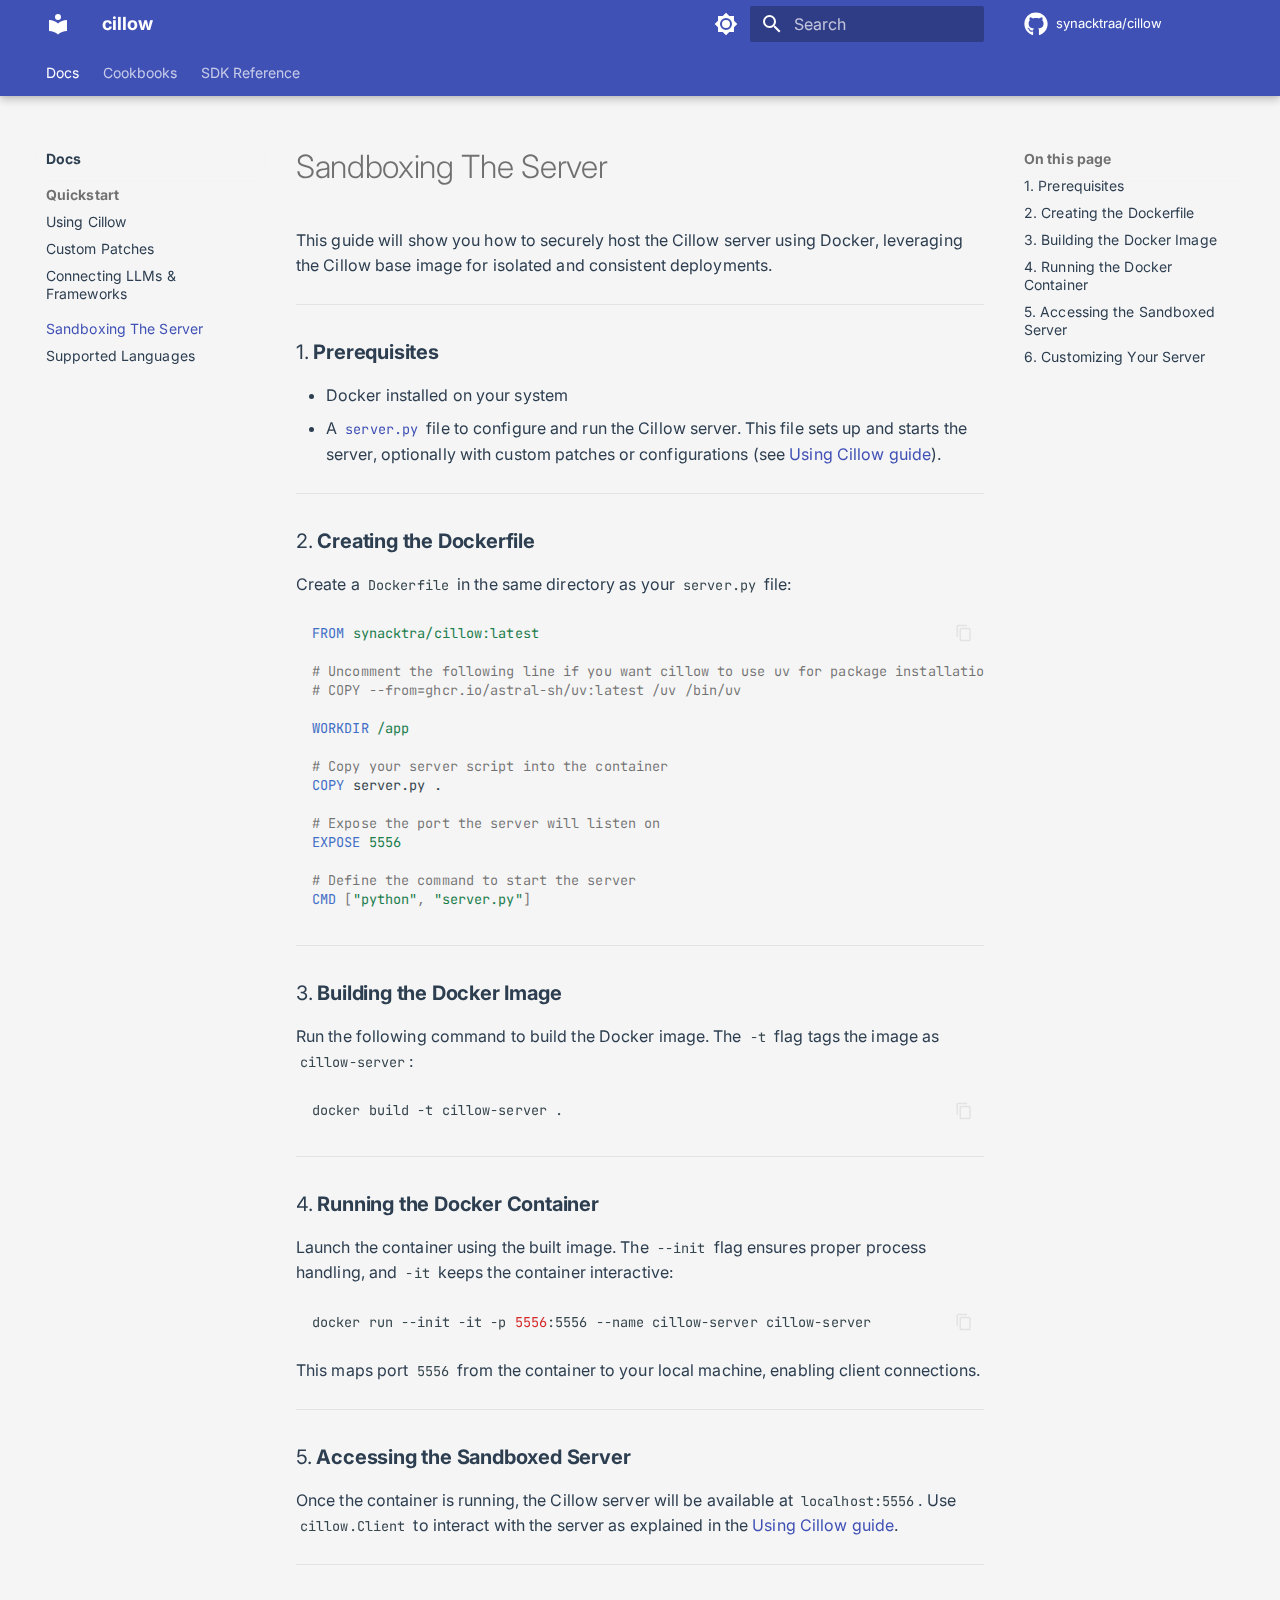
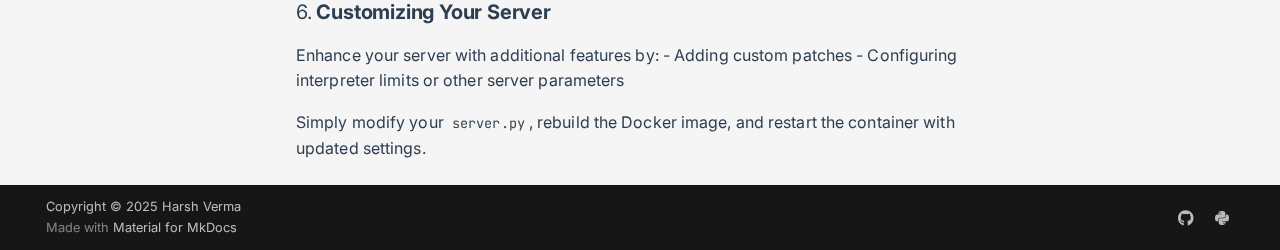
<file: sandboxing_the_server/index.html>
<!doctype html>
<html lang="en" class="no-js">
  <head>
    
      <meta charset="utf-8">
      <meta name="viewport" content="width=device-width,initial-scale=1">
      
        <meta name="description" content="Code Interpreter Library">
      
      
        <meta name="author" content="Harsh Verma">
      
      
        <link rel="canonical" href="https://synacktraa.github.io/cillow/sandboxing_the_server/">
      
      
        <link rel="prev" href="../quickstart/connecting_LLM_%26_Frameworks/">
      
      
        <link rel="next" href="../supported_languages/">
      
      
      <link rel="icon" href="../assets/images/favicon.png">
      <meta name="generator" content="mkdocs-1.6.1, mkdocs-material-9.5.49">
    
    
      
        <title>Sandboxing The Server - cillow</title>
      
    
    
      <link rel="stylesheet" href="../assets/stylesheets/main.6f8fc17f.min.css">
      
        
        <link rel="stylesheet" href="../assets/stylesheets/palette.06af60db.min.css">
      
      
  
  
    
    
  
    
    
  
    
    
  
    
    
  
    
    
  
    
    
  
    
    
  
    
    
  
    
    
  
    
    
  
    
    
  
    
    
  
  
  <style>:root{--md-admonition-icon--note:url('data:image/svg+xml;charset=utf-8,<svg xmlns="http://www.w3.org/2000/svg" viewBox="0 0 16 16"><path d="M1 7.775V2.75C1 1.784 1.784 1 2.75 1h5.025c.464 0 .91.184 1.238.513l6.25 6.25a1.75 1.75 0 0 1 0 2.474l-5.026 5.026a1.75 1.75 0 0 1-2.474 0l-6.25-6.25A1.75 1.75 0 0 1 1 7.775m1.5 0c0 .066.026.13.073.177l6.25 6.25a.25.25 0 0 0 .354 0l5.025-5.025a.25.25 0 0 0 0-.354l-6.25-6.25a.25.25 0 0 0-.177-.073H2.75a.25.25 0 0 0-.25.25ZM6 5a1 1 0 1 1 0 2 1 1 0 0 1 0-2"/></svg>');--md-admonition-icon--abstract:url('data:image/svg+xml;charset=utf-8,<svg xmlns="http://www.w3.org/2000/svg" viewBox="0 0 16 16"><path d="M2.5 1.75v11.5c0 .138.112.25.25.25h3.17a.75.75 0 0 1 0 1.5H2.75A1.75 1.75 0 0 1 1 13.25V1.75C1 .784 1.784 0 2.75 0h8.5C12.216 0 13 .784 13 1.75v7.736a.75.75 0 0 1-1.5 0V1.75a.25.25 0 0 0-.25-.25h-8.5a.25.25 0 0 0-.25.25m13.274 9.537zl-4.557 4.45a.75.75 0 0 1-1.055-.008l-1.943-1.95a.75.75 0 0 1 1.062-1.058l1.419 1.425 4.026-3.932a.75.75 0 1 1 1.048 1.074M4.75 4h4.5a.75.75 0 0 1 0 1.5h-4.5a.75.75 0 0 1 0-1.5M4 7.75A.75.75 0 0 1 4.75 7h2a.75.75 0 0 1 0 1.5h-2A.75.75 0 0 1 4 7.75"/></svg>');--md-admonition-icon--info:url('data:image/svg+xml;charset=utf-8,<svg xmlns="http://www.w3.org/2000/svg" viewBox="0 0 16 16"><path d="M0 8a8 8 0 1 1 16 0A8 8 0 0 1 0 8m8-6.5a6.5 6.5 0 1 0 0 13 6.5 6.5 0 0 0 0-13M6.5 7.75A.75.75 0 0 1 7.25 7h1a.75.75 0 0 1 .75.75v2.75h.25a.75.75 0 0 1 0 1.5h-2a.75.75 0 0 1 0-1.5h.25v-2h-.25a.75.75 0 0 1-.75-.75M8 6a1 1 0 1 1 0-2 1 1 0 0 1 0 2"/></svg>');--md-admonition-icon--tip:url('data:image/svg+xml;charset=utf-8,<svg xmlns="http://www.w3.org/2000/svg" viewBox="0 0 16 16"><path d="M3.499.75a.75.75 0 0 1 1.5 0v.996C5.9 2.903 6.793 3.65 7.662 4.376l.24.202c-.036-.694.055-1.422.426-2.163C9.1.873 10.794-.045 12.622.26 14.408.558 16 1.94 16 4.25c0 1.278-.954 2.575-2.44 2.734l.146.508.065.22c.203.701.412 1.455.476 2.226.142 1.707-.4 3.03-1.487 3.898C11.714 14.671 10.27 15 8.75 15h-6a.75.75 0 0 1 0-1.5h1.376a4.5 4.5 0 0 1-.563-1.191 3.84 3.84 0 0 1-.05-2.063 4.65 4.65 0 0 1-2.025-.293.75.75 0 0 1 .525-1.406c1.357.507 2.376-.006 2.698-.318l.009-.01a.747.747 0 0 1 1.06 0 .75.75 0 0 1-.012 1.074c-.912.92-.992 1.835-.768 2.586.221.74.745 1.337 1.196 1.621H8.75c1.343 0 2.398-.296 3.074-.836.635-.507 1.036-1.31.928-2.602-.05-.603-.216-1.224-.422-1.93l-.064-.221c-.12-.407-.246-.84-.353-1.29a2.4 2.4 0 0 1-.507-.441 3.1 3.1 0 0 1-.633-1.248.75.75 0 0 1 1.455-.364c.046.185.144.436.31.627.146.168.353.305.712.305.738 0 1.25-.615 1.25-1.25 0-1.47-.95-2.315-2.123-2.51-1.172-.196-2.227.387-2.706 1.345-.46.92-.27 1.774.019 3.062l.042.19.01.05c.348.443.666.949.94 1.553a.75.75 0 1 1-1.365.62c-.553-1.217-1.32-1.94-2.3-2.768L6.7 5.527c-.814-.68-1.75-1.462-2.692-2.619a3.7 3.7 0 0 0-1.023.88c-.406.495-.663 1.036-.722 1.508.116.122.306.21.591.239.388.038.797-.06 1.032-.19a.75.75 0 0 1 .728 1.31c-.515.287-1.23.439-1.906.373-.682-.067-1.473-.38-1.879-1.193L.75 5.677V5.5c0-.984.48-1.94 1.077-2.664.46-.559 1.05-1.055 1.673-1.353z"/></svg>');--md-admonition-icon--success:url('data:image/svg+xml;charset=utf-8,<svg xmlns="http://www.w3.org/2000/svg" viewBox="0 0 16 16"><path d="M13.78 4.22a.75.75 0 0 1 0 1.06l-7.25 7.25a.75.75 0 0 1-1.06 0L2.22 9.28a.75.75 0 0 1 .018-1.042.75.75 0 0 1 1.042-.018L6 10.94l6.72-6.72a.75.75 0 0 1 1.06 0"/></svg>');--md-admonition-icon--question:url('data:image/svg+xml;charset=utf-8,<svg xmlns="http://www.w3.org/2000/svg" viewBox="0 0 16 16"><path d="M0 8a8 8 0 1 1 16 0A8 8 0 0 1 0 8m8-6.5a6.5 6.5 0 1 0 0 13 6.5 6.5 0 0 0 0-13M6.92 6.085h.001a.749.749 0 1 1-1.342-.67c.169-.339.436-.701.849-.977C6.845 4.16 7.369 4 8 4a2.76 2.76 0 0 1 1.637.525c.503.377.863.965.863 1.725 0 .448-.115.83-.329 1.15-.205.307-.47.513-.692.662-.109.072-.22.138-.313.195l-.006.004a6 6 0 0 0-.26.16 1 1 0 0 0-.276.245.75.75 0 0 1-1.248-.832c.184-.264.42-.489.692-.661q.154-.1.313-.195l.007-.004c.1-.061.182-.11.258-.161a1 1 0 0 0 .277-.245C8.96 6.514 9 6.427 9 6.25a.61.61 0 0 0-.262-.525A1.27 1.27 0 0 0 8 5.5c-.369 0-.595.09-.74.187a1 1 0 0 0-.34.398M9 11a1 1 0 1 1-2 0 1 1 0 0 1 2 0"/></svg>');--md-admonition-icon--warning:url('data:image/svg+xml;charset=utf-8,<svg xmlns="http://www.w3.org/2000/svg" viewBox="0 0 16 16"><path d="M6.457 1.047c.659-1.234 2.427-1.234 3.086 0l6.082 11.378A1.75 1.75 0 0 1 14.082 15H1.918a1.75 1.75 0 0 1-1.543-2.575Zm1.763.707a.25.25 0 0 0-.44 0L1.698 13.132a.25.25 0 0 0 .22.368h12.164a.25.25 0 0 0 .22-.368Zm.53 3.996v2.5a.75.75 0 0 1-1.5 0v-2.5a.75.75 0 0 1 1.5 0M9 11a1 1 0 1 1-2 0 1 1 0 0 1 2 0"/></svg>');--md-admonition-icon--failure:url('data:image/svg+xml;charset=utf-8,<svg xmlns="http://www.w3.org/2000/svg" viewBox="0 0 16 16"><path d="M2.344 2.343za8 8 0 0 1 11.314 11.314A8.002 8.002 0 0 1 .234 10.089a8 8 0 0 1 2.11-7.746m1.06 10.253a6.5 6.5 0 1 0 9.108-9.275 6.5 6.5 0 0 0-9.108 9.275M6.03 4.97 8 6.94l1.97-1.97a.749.749 0 0 1 1.275.326.75.75 0 0 1-.215.734L9.06 8l1.97 1.97a.749.749 0 0 1-.326 1.275.75.75 0 0 1-.734-.215L8 9.06l-1.97 1.97a.749.749 0 0 1-1.275-.326.75.75 0 0 1 .215-.734L6.94 8 4.97 6.03a.75.75 0 0 1 .018-1.042.75.75 0 0 1 1.042-.018"/></svg>');--md-admonition-icon--danger:url('data:image/svg+xml;charset=utf-8,<svg xmlns="http://www.w3.org/2000/svg" viewBox="0 0 16 16"><path d="M9.504.43a1.516 1.516 0 0 1 2.437 1.713L10.415 5.5h2.123c1.57 0 2.346 1.909 1.22 3.004l-7.34 7.142a1.25 1.25 0 0 1-.871.354h-.302a1.25 1.25 0 0 1-1.157-1.723L5.633 10.5H3.462c-1.57 0-2.346-1.909-1.22-3.004zm1.047 1.074L3.286 8.571A.25.25 0 0 0 3.462 9H6.75a.75.75 0 0 1 .694 1.034l-1.713 4.188 6.982-6.793A.25.25 0 0 0 12.538 7H9.25a.75.75 0 0 1-.683-1.06l2.008-4.418.003-.006-.004-.009-.006-.006-.008-.001q-.005 0-.009.004"/></svg>');--md-admonition-icon--bug:url('data:image/svg+xml;charset=utf-8,<svg xmlns="http://www.w3.org/2000/svg" viewBox="0 0 16 16"><path d="M4.72.22a.75.75 0 0 1 1.06 0l1 .999a3.5 3.5 0 0 1 2.441 0l.999-1a.748.748 0 0 1 1.265.332.75.75 0 0 1-.205.729l-.775.776c.616.63.995 1.493.995 2.444v.327q0 .15-.025.292c.408.14.764.392 1.029.722l1.968-.787a.75.75 0 0 1 .556 1.392L13 7.258V9h2.25a.75.75 0 0 1 0 1.5H13v.5q-.002.615-.141 1.186l2.17.868a.75.75 0 0 1-.557 1.392l-2.184-.873A5 5 0 0 1 8 16a5 5 0 0 1-4.288-2.427l-2.183.873a.75.75 0 0 1-.558-1.392l2.17-.868A5 5 0 0 1 3 11v-.5H.75a.75.75 0 0 1 0-1.5H3V7.258L.971 6.446a.75.75 0 0 1 .558-1.392l1.967.787c.265-.33.62-.583 1.03-.722a1.7 1.7 0 0 1-.026-.292V4.5c0-.951.38-1.814.995-2.444L4.72 1.28a.75.75 0 0 1 0-1.06m.53 6.28a.75.75 0 0 0-.75.75V11a3.5 3.5 0 1 0 7 0V7.25a.75.75 0 0 0-.75-.75ZM6.173 5h3.654A.17.17 0 0 0 10 4.827V4.5a2 2 0 1 0-4 0v.327c0 .096.077.173.173.173"/></svg>');--md-admonition-icon--example:url('data:image/svg+xml;charset=utf-8,<svg xmlns="http://www.w3.org/2000/svg" viewBox="0 0 16 16"><path d="M5 5.782V2.5h-.25a.75.75 0 0 1 0-1.5h6.5a.75.75 0 0 1 0 1.5H11v3.282l3.666 5.76C15.619 13.04 14.543 15 12.767 15H3.233c-1.776 0-2.852-1.96-1.899-3.458Zm-2.4 6.565a.75.75 0 0 0 .633 1.153h9.534a.75.75 0 0 0 .633-1.153L12.225 10.5h-8.45ZM9.5 2.5h-3V6c0 .143-.04.283-.117.403L4.73 9h6.54L9.617 6.403A.75.75 0 0 1 9.5 6Z"/></svg>');--md-admonition-icon--quote:url('data:image/svg+xml;charset=utf-8,<svg xmlns="http://www.w3.org/2000/svg" viewBox="0 0 16 16"><path d="M1.75 2.5h10.5a.75.75 0 0 1 0 1.5H1.75a.75.75 0 0 1 0-1.5m4 5h8.5a.75.75 0 0 1 0 1.5h-8.5a.75.75 0 0 1 0-1.5m0 5h8.5a.75.75 0 0 1 0 1.5h-8.5a.75.75 0 0 1 0-1.5M2.5 7.75v6a.75.75 0 0 1-1.5 0v-6a.75.75 0 0 1 1.5 0"/></svg>');}</style>



    
    
      
    
    
      
        
        
        <link rel="preconnect" href="https://fonts.gstatic.com" crossorigin>
        <link rel="stylesheet" href="https://fonts.googleapis.com/css?family=Inter:300,300i,400,400i,700,700i%7CJetBrains+Mono:400,400i,700,700i&display=fallback">
        <style>:root{--md-text-font:"Inter";--md-code-font:"JetBrains Mono"}</style>
      
    
    
      <link rel="stylesheet" href="../assets/_mkdocstrings.css">
    
      <link rel="stylesheet" href="../stylesheets/extra.css">
    
    <script>__md_scope=new URL("..",location),__md_hash=e=>[...e].reduce(((e,_)=>(e<<5)-e+_.charCodeAt(0)),0),__md_get=(e,_=localStorage,t=__md_scope)=>JSON.parse(_.getItem(t.pathname+"."+e)),__md_set=(e,_,t=localStorage,a=__md_scope)=>{try{t.setItem(a.pathname+"."+e,JSON.stringify(_))}catch(e){}}</script>
    
      

    
    
    
  </head>
  
  
    
    
      
    
    
    
    
    <body dir="ltr" data-md-color-scheme="default" data-md-color-primary="indigo" data-md-color-accent="deep-purple">
  
    
    <input class="md-toggle" data-md-toggle="drawer" type="checkbox" id="__drawer" autocomplete="off">
    <input class="md-toggle" data-md-toggle="search" type="checkbox" id="__search" autocomplete="off">
    <label class="md-overlay" for="__drawer"></label>
    <div data-md-component="skip">
      
        
        <a href="#1-prerequisites" class="md-skip">
          Skip to content
        </a>
      
    </div>
    <div data-md-component="announce">
      
    </div>
    
    
      

  

<header class="md-header md-header--shadow md-header--lifted" data-md-component="header">
  <nav class="md-header__inner md-grid" aria-label="Header">
    <a href=".." title="cillow" class="md-header__button md-logo" aria-label="cillow" data-md-component="logo">
      
  
  <svg xmlns="http://www.w3.org/2000/svg" viewBox="0 0 24 24"><path d="M12 8a3 3 0 0 0 3-3 3 3 0 0 0-3-3 3 3 0 0 0-3 3 3 3 0 0 0 3 3m0 3.54C9.64 9.35 6.5 8 3 8v11c3.5 0 6.64 1.35 9 3.54 2.36-2.19 5.5-3.54 9-3.54V8c-3.5 0-6.64 1.35-9 3.54"/></svg>

    </a>
    <label class="md-header__button md-icon" for="__drawer">
      
      <svg xmlns="http://www.w3.org/2000/svg" viewBox="0 0 24 24"><path d="M3 6h18v2H3zm0 5h18v2H3zm0 5h18v2H3z"/></svg>
    </label>
    <div class="md-header__title" data-md-component="header-title">
      <div class="md-header__ellipsis">
        <div class="md-header__topic">
          <span class="md-ellipsis">
            cillow
          </span>
        </div>
        <div class="md-header__topic" data-md-component="header-topic">
          <span class="md-ellipsis">
            
              Sandboxing The Server
            
          </span>
        </div>
      </div>
    </div>
    
      
        <form class="md-header__option" data-md-component="palette">
  
    
    
    
    <input class="md-option" data-md-color-media="(prefers-color-scheme: light)" data-md-color-scheme="default" data-md-color-primary="indigo" data-md-color-accent="deep-purple"  aria-label="Switch to dark mode"  type="radio" name="__palette" id="__palette_0">
    
      <label class="md-header__button md-icon" title="Switch to dark mode" for="__palette_1" hidden>
        <svg xmlns="http://www.w3.org/2000/svg" viewBox="0 0 24 24"><path d="M12 8a4 4 0 0 0-4 4 4 4 0 0 0 4 4 4 4 0 0 0 4-4 4 4 0 0 0-4-4m0 10a6 6 0 0 1-6-6 6 6 0 0 1 6-6 6 6 0 0 1 6 6 6 6 0 0 1-6 6m8-9.31V4h-4.69L12 .69 8.69 4H4v4.69L.69 12 4 15.31V20h4.69L12 23.31 15.31 20H20v-4.69L23.31 12z"/></svg>
      </label>
    
  
    
    
    
    <input class="md-option" data-md-color-media="(prefers-color-scheme: dark)" data-md-color-scheme="slate" data-md-color-primary="blue-grey" data-md-color-accent="deep-purple"  aria-label="Switch to light mode"  type="radio" name="__palette" id="__palette_1">
    
      <label class="md-header__button md-icon" title="Switch to light mode" for="__palette_0" hidden>
        <svg xmlns="http://www.w3.org/2000/svg" viewBox="0 0 24 24"><path d="M12 18c-.89 0-1.74-.2-2.5-.55C11.56 16.5 13 14.42 13 12s-1.44-4.5-3.5-5.45C10.26 6.2 11.11 6 12 6a6 6 0 0 1 6 6 6 6 0 0 1-6 6m8-9.31V4h-4.69L12 .69 8.69 4H4v4.69L.69 12 4 15.31V20h4.69L12 23.31 15.31 20H20v-4.69L23.31 12z"/></svg>
      </label>
    
  
</form>
      
    
    
      <script>var palette=__md_get("__palette");if(palette&&palette.color){if("(prefers-color-scheme)"===palette.color.media){var media=matchMedia("(prefers-color-scheme: light)"),input=document.querySelector(media.matches?"[data-md-color-media='(prefers-color-scheme: light)']":"[data-md-color-media='(prefers-color-scheme: dark)']");palette.color.media=input.getAttribute("data-md-color-media"),palette.color.scheme=input.getAttribute("data-md-color-scheme"),palette.color.primary=input.getAttribute("data-md-color-primary"),palette.color.accent=input.getAttribute("data-md-color-accent")}for(var[key,value]of Object.entries(palette.color))document.body.setAttribute("data-md-color-"+key,value)}</script>
    
    
    
      <label class="md-header__button md-icon" for="__search">
        
        <svg xmlns="http://www.w3.org/2000/svg" viewBox="0 0 24 24"><path d="M9.5 3A6.5 6.5 0 0 1 16 9.5c0 1.61-.59 3.09-1.56 4.23l.27.27h.79l5 5-1.5 1.5-5-5v-.79l-.27-.27A6.52 6.52 0 0 1 9.5 16 6.5 6.5 0 0 1 3 9.5 6.5 6.5 0 0 1 9.5 3m0 2C7 5 5 7 5 9.5S7 14 9.5 14 14 12 14 9.5 12 5 9.5 5"/></svg>
      </label>
      <div class="md-search" data-md-component="search" role="dialog">
  <label class="md-search__overlay" for="__search"></label>
  <div class="md-search__inner" role="search">
    <form class="md-search__form" name="search">
      <input type="text" class="md-search__input" name="query" aria-label="Search" placeholder="Search" autocapitalize="off" autocorrect="off" autocomplete="off" spellcheck="false" data-md-component="search-query" required>
      <label class="md-search__icon md-icon" for="__search">
        
        <svg xmlns="http://www.w3.org/2000/svg" viewBox="0 0 24 24"><path d="M9.5 3A6.5 6.5 0 0 1 16 9.5c0 1.61-.59 3.09-1.56 4.23l.27.27h.79l5 5-1.5 1.5-5-5v-.79l-.27-.27A6.52 6.52 0 0 1 9.5 16 6.5 6.5 0 0 1 3 9.5 6.5 6.5 0 0 1 9.5 3m0 2C7 5 5 7 5 9.5S7 14 9.5 14 14 12 14 9.5 12 5 9.5 5"/></svg>
        
        <svg xmlns="http://www.w3.org/2000/svg" viewBox="0 0 24 24"><path d="M20 11v2H8l5.5 5.5-1.42 1.42L4.16 12l7.92-7.92L13.5 5.5 8 11z"/></svg>
      </label>
      <nav class="md-search__options" aria-label="Search">
        
        <button type="reset" class="md-search__icon md-icon" title="Clear" aria-label="Clear" tabindex="-1">
          
          <svg xmlns="http://www.w3.org/2000/svg" viewBox="0 0 24 24"><path d="M19 6.41 17.59 5 12 10.59 6.41 5 5 6.41 10.59 12 5 17.59 6.41 19 12 13.41 17.59 19 19 17.59 13.41 12z"/></svg>
        </button>
      </nav>
      
    </form>
    <div class="md-search__output">
      <div class="md-search__scrollwrap" tabindex="0" data-md-scrollfix>
        <div class="md-search-result" data-md-component="search-result">
          <div class="md-search-result__meta">
            Initializing search
          </div>
          <ol class="md-search-result__list" role="presentation"></ol>
        </div>
      </div>
    </div>
  </div>
</div>
    
    
      <div class="md-header__source">
        <a href="https://github.com/synacktraa/cillow" title="Go to repository" class="md-source" data-md-component="source">
  <div class="md-source__icon md-icon">
    
    <svg xmlns="http://www.w3.org/2000/svg" viewBox="0 0 496 512"><!--! Font Awesome Free 6.7.1 by @fontawesome - https://fontawesome.com License - https://fontawesome.com/license/free (Icons: CC BY 4.0, Fonts: SIL OFL 1.1, Code: MIT License) Copyright 2024 Fonticons, Inc.--><path d="M165.9 397.4c0 2-2.3 3.6-5.2 3.6-3.3.3-5.6-1.3-5.6-3.6 0-2 2.3-3.6 5.2-3.6 3-.3 5.6 1.3 5.6 3.6m-31.1-4.5c-.7 2 1.3 4.3 4.3 4.9 2.6 1 5.6 0 6.2-2s-1.3-4.3-4.3-5.2c-2.6-.7-5.5.3-6.2 2.3m44.2-1.7c-2.9.7-4.9 2.6-4.6 4.9.3 2 2.9 3.3 5.9 2.6 2.9-.7 4.9-2.6 4.6-4.6-.3-1.9-3-3.2-5.9-2.9M244.8 8C106.1 8 0 113.3 0 252c0 110.9 69.8 205.8 169.5 239.2 12.8 2.3 17.3-5.6 17.3-12.1 0-6.2-.3-40.4-.3-61.4 0 0-70 15-84.7-29.8 0 0-11.4-29.1-27.8-36.6 0 0-22.9-15.7 1.6-15.4 0 0 24.9 2 38.6 25.8 21.9 38.6 58.6 27.5 72.9 20.9 2.3-16 8.8-27.1 16-33.7-55.9-6.2-112.3-14.3-112.3-110.5 0-27.5 7.6-41.3 23.6-58.9-2.6-6.5-11.1-33.3 2.6-67.9 20.9-6.5 69 27 69 27 20-5.6 41.5-8.5 62.8-8.5s42.8 2.9 62.8 8.5c0 0 48.1-33.6 69-27 13.7 34.7 5.2 61.4 2.6 67.9 16 17.7 25.8 31.5 25.8 58.9 0 96.5-58.9 104.2-114.8 110.5 9.2 7.9 17 22.9 17 46.4 0 33.7-.3 75.4-.3 83.6 0 6.5 4.6 14.4 17.3 12.1C428.2 457.8 496 362.9 496 252 496 113.3 383.5 8 244.8 8M97.2 352.9c-1.3 1-1 3.3.7 5.2 1.6 1.6 3.9 2.3 5.2 1 1.3-1 1-3.3-.7-5.2-1.6-1.6-3.9-2.3-5.2-1m-10.8-8.1c-.7 1.3.3 2.9 2.3 3.9 1.6 1 3.6.7 4.3-.7.7-1.3-.3-2.9-2.3-3.9-2-.6-3.6-.3-4.3.7m32.4 35.6c-1.6 1.3-1 4.3 1.3 6.2 2.3 2.3 5.2 2.6 6.5 1 1.3-1.3.7-4.3-1.3-6.2-2.2-2.3-5.2-2.6-6.5-1m-11.4-14.7c-1.6 1-1.6 3.6 0 5.9s4.3 3.3 5.6 2.3c1.6-1.3 1.6-3.9 0-6.2-1.4-2.3-4-3.3-5.6-2"/></svg>
  </div>
  <div class="md-source__repository">
    synacktraa/cillow
  </div>
</a>
      </div>
    
  </nav>
  
    
      
<nav class="md-tabs" aria-label="Tabs" data-md-component="tabs">
  <div class="md-grid">
    <ul class="md-tabs__list">
      
        
  
  
    
  
  
    
    
      <li class="md-tabs__item md-tabs__item--active">
        <a href=".." class="md-tabs__link">
          
  
    
  
  Docs

        </a>
      </li>
    
  

      
        
  
  
  
    <li class="md-tabs__item">
      <a href="../cookbooks/" class="md-tabs__link">
        
  
    
  
  Cookbooks

      </a>
    </li>
  

      
        
  
  
  
    
    
      <li class="md-tabs__item">
        <a href="../sdk_reference/interpreter/" class="md-tabs__link">
          
  
    
  
  SDK Reference

        </a>
      </li>
    
  

      
    </ul>
  </div>
</nav>
    
  
</header>
    
    <div class="md-container" data-md-component="container">
      
      
        
      
      <main class="md-main" data-md-component="main">
        <div class="md-main__inner md-grid">
          
            
              
              <div class="md-sidebar md-sidebar--primary" data-md-component="sidebar" data-md-type="navigation" >
                <div class="md-sidebar__scrollwrap">
                  <div class="md-sidebar__inner">
                    


  


<nav class="md-nav md-nav--primary md-nav--lifted" aria-label="Navigation" data-md-level="0">
  <label class="md-nav__title" for="__drawer">
    <a href=".." title="cillow" class="md-nav__button md-logo" aria-label="cillow" data-md-component="logo">
      
  
  <svg xmlns="http://www.w3.org/2000/svg" viewBox="0 0 24 24"><path d="M12 8a3 3 0 0 0 3-3 3 3 0 0 0-3-3 3 3 0 0 0-3 3 3 3 0 0 0 3 3m0 3.54C9.64 9.35 6.5 8 3 8v11c3.5 0 6.64 1.35 9 3.54 2.36-2.19 5.5-3.54 9-3.54V8c-3.5 0-6.64 1.35-9 3.54"/></svg>

    </a>
    cillow
  </label>
  
    <div class="md-nav__source">
      <a href="https://github.com/synacktraa/cillow" title="Go to repository" class="md-source" data-md-component="source">
  <div class="md-source__icon md-icon">
    
    <svg xmlns="http://www.w3.org/2000/svg" viewBox="0 0 496 512"><!--! Font Awesome Free 6.7.1 by @fontawesome - https://fontawesome.com License - https://fontawesome.com/license/free (Icons: CC BY 4.0, Fonts: SIL OFL 1.1, Code: MIT License) Copyright 2024 Fonticons, Inc.--><path d="M165.9 397.4c0 2-2.3 3.6-5.2 3.6-3.3.3-5.6-1.3-5.6-3.6 0-2 2.3-3.6 5.2-3.6 3-.3 5.6 1.3 5.6 3.6m-31.1-4.5c-.7 2 1.3 4.3 4.3 4.9 2.6 1 5.6 0 6.2-2s-1.3-4.3-4.3-5.2c-2.6-.7-5.5.3-6.2 2.3m44.2-1.7c-2.9.7-4.9 2.6-4.6 4.9.3 2 2.9 3.3 5.9 2.6 2.9-.7 4.9-2.6 4.6-4.6-.3-1.9-3-3.2-5.9-2.9M244.8 8C106.1 8 0 113.3 0 252c0 110.9 69.8 205.8 169.5 239.2 12.8 2.3 17.3-5.6 17.3-12.1 0-6.2-.3-40.4-.3-61.4 0 0-70 15-84.7-29.8 0 0-11.4-29.1-27.8-36.6 0 0-22.9-15.7 1.6-15.4 0 0 24.9 2 38.6 25.8 21.9 38.6 58.6 27.5 72.9 20.9 2.3-16 8.8-27.1 16-33.7-55.9-6.2-112.3-14.3-112.3-110.5 0-27.5 7.6-41.3 23.6-58.9-2.6-6.5-11.1-33.3 2.6-67.9 20.9-6.5 69 27 69 27 20-5.6 41.5-8.5 62.8-8.5s42.8 2.9 62.8 8.5c0 0 48.1-33.6 69-27 13.7 34.7 5.2 61.4 2.6 67.9 16 17.7 25.8 31.5 25.8 58.9 0 96.5-58.9 104.2-114.8 110.5 9.2 7.9 17 22.9 17 46.4 0 33.7-.3 75.4-.3 83.6 0 6.5 4.6 14.4 17.3 12.1C428.2 457.8 496 362.9 496 252 496 113.3 383.5 8 244.8 8M97.2 352.9c-1.3 1-1 3.3.7 5.2 1.6 1.6 3.9 2.3 5.2 1 1.3-1 1-3.3-.7-5.2-1.6-1.6-3.9-2.3-5.2-1m-10.8-8.1c-.7 1.3.3 2.9 2.3 3.9 1.6 1 3.6.7 4.3-.7.7-1.3-.3-2.9-2.3-3.9-2-.6-3.6-.3-4.3.7m32.4 35.6c-1.6 1.3-1 4.3 1.3 6.2 2.3 2.3 5.2 2.6 6.5 1 1.3-1.3.7-4.3-1.3-6.2-2.2-2.3-5.2-2.6-6.5-1m-11.4-14.7c-1.6 1-1.6 3.6 0 5.9s4.3 3.3 5.6 2.3c1.6-1.3 1.6-3.9 0-6.2-1.4-2.3-4-3.3-5.6-2"/></svg>
  </div>
  <div class="md-source__repository">
    synacktraa/cillow
  </div>
</a>
    </div>
  
  <ul class="md-nav__list" data-md-scrollfix>
    
      
      
  
  
    
  
  
  
    
    
      
        
          
        
      
        
      
        
      
        
      
    
    
      
        
        
      
      
        
      
    
    
    <li class="md-nav__item md-nav__item--active md-nav__item--section md-nav__item--nested">
      
        
        
        <input class="md-nav__toggle md-toggle " type="checkbox" id="__nav_1" checked>
        
          
          
          <div class="md-nav__link md-nav__container">
            <a href=".." class="md-nav__link ">
              
  
  <span class="md-ellipsis">
    Docs
  </span>
  

            </a>
            
              
              <label class="md-nav__link " for="__nav_1" id="__nav_1_label" tabindex="">
                <span class="md-nav__icon md-icon"></span>
              </label>
            
          </div>
        
        <nav class="md-nav" data-md-level="1" aria-labelledby="__nav_1_label" aria-expanded="true">
          <label class="md-nav__title" for="__nav_1">
            <span class="md-nav__icon md-icon"></span>
            Docs
          </label>
          <ul class="md-nav__list" data-md-scrollfix>
            
              
            
              
                
  
  
  
  
    
    
      
        
      
        
      
        
      
    
    
      
      
        
          
          
        
      
    
    
    <li class="md-nav__item md-nav__item--section md-nav__item--nested">
      
        
        
          
        
        <input class="md-nav__toggle md-toggle md-toggle--indeterminate" type="checkbox" id="__nav_1_2" >
        
          
          <label class="md-nav__link" for="__nav_1_2" id="__nav_1_2_label" tabindex="">
            
  
  <span class="md-ellipsis">
    Quickstart
  </span>
  

            <span class="md-nav__icon md-icon"></span>
          </label>
        
        <nav class="md-nav" data-md-level="2" aria-labelledby="__nav_1_2_label" aria-expanded="false">
          <label class="md-nav__title" for="__nav_1_2">
            <span class="md-nav__icon md-icon"></span>
            Quickstart
          </label>
          <ul class="md-nav__list" data-md-scrollfix>
            
              
                
  
  
  
  
    <li class="md-nav__item">
      <a href="../quickstart/using_cillow/" class="md-nav__link">
        
  
  <span class="md-ellipsis">
    Using Cillow
  </span>
  

      </a>
    </li>
  

              
            
              
                
  
  
  
  
    <li class="md-nav__item">
      <a href="../quickstart/custom_patches/" class="md-nav__link">
        
  
  <span class="md-ellipsis">
    Custom Patches
  </span>
  

      </a>
    </li>
  

              
            
              
                
  
  
  
  
    <li class="md-nav__item">
      <a href="../quickstart/connecting_LLM_%26_Frameworks/" class="md-nav__link">
        
  
  <span class="md-ellipsis">
    Connecting LLMs & Frameworks
  </span>
  

      </a>
    </li>
  

              
            
          </ul>
        </nav>
      
    </li>
  

              
            
              
                
  
  
    
  
  
  
    <li class="md-nav__item md-nav__item--active">
      
      <input class="md-nav__toggle md-toggle" type="checkbox" id="__toc">
      
      
      
        <label class="md-nav__link md-nav__link--active" for="__toc">
          
  
  <span class="md-ellipsis">
    Sandboxing The Server
  </span>
  

          <span class="md-nav__icon md-icon"></span>
        </label>
      
      <a href="./" class="md-nav__link md-nav__link--active">
        
  
  <span class="md-ellipsis">
    Sandboxing The Server
  </span>
  

      </a>
      
        

  

<nav class="md-nav md-nav--secondary" aria-label="On this page">
  
  
  
  
    <label class="md-nav__title" for="__toc">
      <span class="md-nav__icon md-icon"></span>
      On this page
    </label>
    <ul class="md-nav__list" data-md-component="toc" data-md-scrollfix>
      
        <li class="md-nav__item">
  <a href="#1-prerequisites" class="md-nav__link">
    <span class="md-ellipsis">
      1. Prerequisites
    </span>
  </a>
  
</li>
      
        <li class="md-nav__item">
  <a href="#2-creating-the-dockerfile" class="md-nav__link">
    <span class="md-ellipsis">
      2. Creating the Dockerfile
    </span>
  </a>
  
</li>
      
        <li class="md-nav__item">
  <a href="#3-building-the-docker-image" class="md-nav__link">
    <span class="md-ellipsis">
      3. Building the Docker Image
    </span>
  </a>
  
</li>
      
        <li class="md-nav__item">
  <a href="#4-running-the-docker-container" class="md-nav__link">
    <span class="md-ellipsis">
      4. Running the Docker Container
    </span>
  </a>
  
</li>
      
        <li class="md-nav__item">
  <a href="#5-accessing-the-sandboxed-server" class="md-nav__link">
    <span class="md-ellipsis">
      5. Accessing the Sandboxed Server
    </span>
  </a>
  
</li>
      
        <li class="md-nav__item">
  <a href="#6-customizing-your-server" class="md-nav__link">
    <span class="md-ellipsis">
      6. Customizing Your Server
    </span>
  </a>
  
</li>
      
    </ul>
  
</nav>
      
    </li>
  

              
            
              
                
  
  
  
  
    <li class="md-nav__item">
      <a href="../supported_languages/" class="md-nav__link">
        
  
  <span class="md-ellipsis">
    Supported Languages
  </span>
  

      </a>
    </li>
  

              
            
          </ul>
        </nav>
      
    </li>
  

    
      
      
  
  
  
  
    <li class="md-nav__item">
      <a href="../cookbooks/" class="md-nav__link">
        
  
  <span class="md-ellipsis">
    Cookbooks
  </span>
  

      </a>
    </li>
  

    
      
      
  
  
  
  
    
    
      
        
      
        
      
        
      
        
      
        
      
        
      
    
    
      
      
        
      
    
    
    <li class="md-nav__item md-nav__item--nested">
      
        
        
          
        
        <input class="md-nav__toggle md-toggle md-toggle--indeterminate" type="checkbox" id="__nav_3" >
        
          
          <label class="md-nav__link" for="__nav_3" id="__nav_3_label" tabindex="0">
            
  
  <span class="md-ellipsis">
    SDK Reference
  </span>
  

            <span class="md-nav__icon md-icon"></span>
          </label>
        
        <nav class="md-nav" data-md-level="1" aria-labelledby="__nav_3_label" aria-expanded="false">
          <label class="md-nav__title" for="__nav_3">
            <span class="md-nav__icon md-icon"></span>
            SDK Reference
          </label>
          <ul class="md-nav__list" data-md-scrollfix>
            
              
                
  
  
  
  
    <li class="md-nav__item">
      <a href="../sdk_reference/interpreter/" class="md-nav__link">
        
  
  <span class="md-ellipsis">
    cillow.Interpreter
  </span>
  

      </a>
    </li>
  

              
            
              
                
  
  
  
  
    <li class="md-nav__item">
      <a href="../sdk_reference/switchable/" class="md-nav__link">
        
  
  <span class="md-ellipsis">
    cillow.Switchable
  </span>
  

      </a>
    </li>
  

              
            
              
                
  
  
  
  
    <li class="md-nav__item">
      <a href="../sdk_reference/client/" class="md-nav__link">
        
  
  <span class="md-ellipsis">
    cillow.Client
  </span>
  

      </a>
    </li>
  

              
            
              
                
  
  
  
  
    <li class="md-nav__item">
      <a href="../sdk_reference/server/" class="md-nav__link">
        
  
  <span class="md-ellipsis">
    cillow.Server
  </span>
  

      </a>
    </li>
  

              
            
              
                
  
  
  
  
    <li class="md-nav__item">
      <a href="../sdk_reference/patch/" class="md-nav__link">
        
  
  <span class="md-ellipsis">
    cillow.patch
  </span>
  

      </a>
    </li>
  

              
            
              
                
  
  
  
  
    <li class="md-nav__item">
      <a href="../sdk_reference/prebuilt_patches/" class="md-nav__link">
        
  
  <span class="md-ellipsis">
    cillow.prebuilt_patches
  </span>
  

      </a>
    </li>
  

              
            
          </ul>
        </nav>
      
    </li>
  

    
  </ul>
</nav>
                  </div>
                </div>
              </div>
            
            
              
              <div class="md-sidebar md-sidebar--secondary" data-md-component="sidebar" data-md-type="toc" >
                <div class="md-sidebar__scrollwrap">
                  <div class="md-sidebar__inner">
                    

  

<nav class="md-nav md-nav--secondary" aria-label="On this page">
  
  
  
  
    <label class="md-nav__title" for="__toc">
      <span class="md-nav__icon md-icon"></span>
      On this page
    </label>
    <ul class="md-nav__list" data-md-component="toc" data-md-scrollfix>
      
        <li class="md-nav__item">
  <a href="#1-prerequisites" class="md-nav__link">
    <span class="md-ellipsis">
      1. Prerequisites
    </span>
  </a>
  
</li>
      
        <li class="md-nav__item">
  <a href="#2-creating-the-dockerfile" class="md-nav__link">
    <span class="md-ellipsis">
      2. Creating the Dockerfile
    </span>
  </a>
  
</li>
      
        <li class="md-nav__item">
  <a href="#3-building-the-docker-image" class="md-nav__link">
    <span class="md-ellipsis">
      3. Building the Docker Image
    </span>
  </a>
  
</li>
      
        <li class="md-nav__item">
  <a href="#4-running-the-docker-container" class="md-nav__link">
    <span class="md-ellipsis">
      4. Running the Docker Container
    </span>
  </a>
  
</li>
      
        <li class="md-nav__item">
  <a href="#5-accessing-the-sandboxed-server" class="md-nav__link">
    <span class="md-ellipsis">
      5. Accessing the Sandboxed Server
    </span>
  </a>
  
</li>
      
        <li class="md-nav__item">
  <a href="#6-customizing-your-server" class="md-nav__link">
    <span class="md-ellipsis">
      6. Customizing Your Server
    </span>
  </a>
  
</li>
      
    </ul>
  
</nav>
                  </div>
                </div>
              </div>
            
          
          
            <div class="md-content" data-md-component="content">
              <article class="md-content__inner md-typeset">
                
                  

  
  


  <h1>Sandboxing The Server</h1>

<p>This guide will show you how to securely host the Cillow server using Docker, leveraging the Cillow base image for isolated and consistent deployments.</p>
<hr />
<h3 id="1-prerequisites">1. <strong>Prerequisites</strong><a class="headerlink" href="#1-prerequisites" title="Permanent link">&para;</a></h3>
<ul>
<li>Docker installed on your system</li>
<li>A <a href="https://github.com/synacktraa/cillow/blob/main/server.py"><code>server.py</code></a> file to configure and run the Cillow server. This file sets up and starts the server, optionally with custom patches or configurations (see <a href="../quickstart/using_cillow/">Using Cillow guide</a>).</li>
</ul>
<hr />
<h3 id="2-creating-the-dockerfile">2. <strong>Creating the Dockerfile</strong><a class="headerlink" href="#2-creating-the-dockerfile" title="Permanent link">&para;</a></h3>
<p>Create a <code>Dockerfile</code> in the same directory as your <code>server.py</code> file:</p>
<div class="language-dockerfile highlight"><pre><span></span><code><span id="__span-0-1"><a id="__codelineno-0-1" name="__codelineno-0-1" href="#__codelineno-0-1"></a><span class="k">FROM</span><span class="w"> </span><span class="s">synacktra/cillow:latest</span>
</span><span id="__span-0-2"><a id="__codelineno-0-2" name="__codelineno-0-2" href="#__codelineno-0-2"></a>
</span><span id="__span-0-3"><a id="__codelineno-0-3" name="__codelineno-0-3" href="#__codelineno-0-3"></a><span class="c"># Uncomment the following line if you want cillow to use uv for package installation</span>
</span><span id="__span-0-4"><a id="__codelineno-0-4" name="__codelineno-0-4" href="#__codelineno-0-4"></a><span class="c"># COPY --from=ghcr.io/astral-sh/uv:latest /uv /bin/uv</span>
</span><span id="__span-0-5"><a id="__codelineno-0-5" name="__codelineno-0-5" href="#__codelineno-0-5"></a>
</span><span id="__span-0-6"><a id="__codelineno-0-6" name="__codelineno-0-6" href="#__codelineno-0-6"></a><span class="k">WORKDIR</span><span class="w"> </span><span class="s">/app</span>
</span><span id="__span-0-7"><a id="__codelineno-0-7" name="__codelineno-0-7" href="#__codelineno-0-7"></a>
</span><span id="__span-0-8"><a id="__codelineno-0-8" name="__codelineno-0-8" href="#__codelineno-0-8"></a><span class="c"># Copy your server script into the container</span>
</span><span id="__span-0-9"><a id="__codelineno-0-9" name="__codelineno-0-9" href="#__codelineno-0-9"></a><span class="k">COPY</span><span class="w"> </span>server.py<span class="w"> </span>.
</span><span id="__span-0-10"><a id="__codelineno-0-10" name="__codelineno-0-10" href="#__codelineno-0-10"></a>
</span><span id="__span-0-11"><a id="__codelineno-0-11" name="__codelineno-0-11" href="#__codelineno-0-11"></a><span class="c"># Expose the port the server will listen on</span>
</span><span id="__span-0-12"><a id="__codelineno-0-12" name="__codelineno-0-12" href="#__codelineno-0-12"></a><span class="k">EXPOSE</span><span class="w"> </span><span class="s">5556</span>
</span><span id="__span-0-13"><a id="__codelineno-0-13" name="__codelineno-0-13" href="#__codelineno-0-13"></a>
</span><span id="__span-0-14"><a id="__codelineno-0-14" name="__codelineno-0-14" href="#__codelineno-0-14"></a><span class="c"># Define the command to start the server</span>
</span><span id="__span-0-15"><a id="__codelineno-0-15" name="__codelineno-0-15" href="#__codelineno-0-15"></a><span class="k">CMD</span><span class="w"> </span><span class="p">[</span><span class="s2">&quot;python&quot;</span><span class="p">,</span><span class="w"> </span><span class="s2">&quot;server.py&quot;</span><span class="p">]</span>
</span></code></pre></div>
<hr />
<h3 id="3-building-the-docker-image">3. <strong>Building the Docker Image</strong><a class="headerlink" href="#3-building-the-docker-image" title="Permanent link">&para;</a></h3>
<p>Run the following command to build the Docker image. The <code>-t</code> flag tags the image as <code>cillow-server</code>:</p>
<div class="language-bash highlight"><pre><span></span><code><span id="__span-1-1"><a id="__codelineno-1-1" name="__codelineno-1-1" href="#__codelineno-1-1"></a>docker<span class="w"> </span>build<span class="w"> </span>-t<span class="w"> </span>cillow-server<span class="w"> </span>.
</span></code></pre></div>
<hr />
<h3 id="4-running-the-docker-container">4. <strong>Running the Docker Container</strong><a class="headerlink" href="#4-running-the-docker-container" title="Permanent link">&para;</a></h3>
<p>Launch the container using the built image. The <code>--init</code> flag ensures proper process handling, and <code>-it</code> keeps the container interactive:</p>
<div class="language-bash highlight"><pre><span></span><code><span id="__span-2-1"><a id="__codelineno-2-1" name="__codelineno-2-1" href="#__codelineno-2-1"></a>docker<span class="w"> </span>run<span class="w"> </span>--init<span class="w"> </span>-it<span class="w"> </span>-p<span class="w"> </span><span class="m">5556</span>:5556<span class="w"> </span>--name<span class="w"> </span>cillow-server<span class="w"> </span>cillow-server
</span></code></pre></div>
<p>This maps port <code>5556</code> from the container to your local machine, enabling client connections.</p>
<hr />
<h3 id="5-accessing-the-sandboxed-server">5. <strong>Accessing the Sandboxed Server</strong><a class="headerlink" href="#5-accessing-the-sandboxed-server" title="Permanent link">&para;</a></h3>
<p>Once the container is running, the Cillow server will be available at <code>localhost:5556</code>. Use <code>cillow.Client</code> to interact with the server as explained in the <a href="../quickstart/using_cillow/#interacting-with-the-server">Using Cillow guide</a>.</p>
<hr />
<h3 id="6-customizing-your-server">6. <strong>Customizing Your Server</strong><a class="headerlink" href="#6-customizing-your-server" title="Permanent link">&para;</a></h3>
<p>Enhance your server with additional features by:
- Adding custom patches
- Configuring interpreter limits or other server parameters</p>
<p>Simply modify your <code>server.py</code>, rebuild the Docker image, and restart the container with updated settings.</p>












                
              </article>
            </div>
          
          
<script>var target=document.getElementById(location.hash.slice(1));target&&target.name&&(target.checked=target.name.startsWith("__tabbed_"))</script>
        </div>
        
      </main>
      
        <footer class="md-footer">
  
  <div class="md-footer-meta md-typeset">
    <div class="md-footer-meta__inner md-grid">
      <div class="md-copyright">
  
    <div class="md-copyright__highlight">
      Copyright &copy; 2025 Harsh Verma
    </div>
  
  
    Made with
    <a href="https://squidfunk.github.io/mkdocs-material/" target="_blank" rel="noopener">
      Material for MkDocs
    </a>
  
</div>
      
        <div class="md-social">
  
    
    
    
    
      
      
    
    <a href="https://github.com/synacktraa/cillow" target="_blank" rel="noopener" title="github.com" class="md-social__link">
      <svg xmlns="http://www.w3.org/2000/svg" viewBox="0 0 496 512"><!--! Font Awesome Free 6.7.1 by @fontawesome - https://fontawesome.com License - https://fontawesome.com/license/free (Icons: CC BY 4.0, Fonts: SIL OFL 1.1, Code: MIT License) Copyright 2024 Fonticons, Inc.--><path d="M165.9 397.4c0 2-2.3 3.6-5.2 3.6-3.3.3-5.6-1.3-5.6-3.6 0-2 2.3-3.6 5.2-3.6 3-.3 5.6 1.3 5.6 3.6m-31.1-4.5c-.7 2 1.3 4.3 4.3 4.9 2.6 1 5.6 0 6.2-2s-1.3-4.3-4.3-5.2c-2.6-.7-5.5.3-6.2 2.3m44.2-1.7c-2.9.7-4.9 2.6-4.6 4.9.3 2 2.9 3.3 5.9 2.6 2.9-.7 4.9-2.6 4.6-4.6-.3-1.9-3-3.2-5.9-2.9M244.8 8C106.1 8 0 113.3 0 252c0 110.9 69.8 205.8 169.5 239.2 12.8 2.3 17.3-5.6 17.3-12.1 0-6.2-.3-40.4-.3-61.4 0 0-70 15-84.7-29.8 0 0-11.4-29.1-27.8-36.6 0 0-22.9-15.7 1.6-15.4 0 0 24.9 2 38.6 25.8 21.9 38.6 58.6 27.5 72.9 20.9 2.3-16 8.8-27.1 16-33.7-55.9-6.2-112.3-14.3-112.3-110.5 0-27.5 7.6-41.3 23.6-58.9-2.6-6.5-11.1-33.3 2.6-67.9 20.9-6.5 69 27 69 27 20-5.6 41.5-8.5 62.8-8.5s42.8 2.9 62.8 8.5c0 0 48.1-33.6 69-27 13.7 34.7 5.2 61.4 2.6 67.9 16 17.7 25.8 31.5 25.8 58.9 0 96.5-58.9 104.2-114.8 110.5 9.2 7.9 17 22.9 17 46.4 0 33.7-.3 75.4-.3 83.6 0 6.5 4.6 14.4 17.3 12.1C428.2 457.8 496 362.9 496 252 496 113.3 383.5 8 244.8 8M97.2 352.9c-1.3 1-1 3.3.7 5.2 1.6 1.6 3.9 2.3 5.2 1 1.3-1 1-3.3-.7-5.2-1.6-1.6-3.9-2.3-5.2-1m-10.8-8.1c-.7 1.3.3 2.9 2.3 3.9 1.6 1 3.6.7 4.3-.7.7-1.3-.3-2.9-2.3-3.9-2-.6-3.6-.3-4.3.7m32.4 35.6c-1.6 1.3-1 4.3 1.3 6.2 2.3 2.3 5.2 2.6 6.5 1 1.3-1.3.7-4.3-1.3-6.2-2.2-2.3-5.2-2.6-6.5-1m-11.4-14.7c-1.6 1-1.6 3.6 0 5.9s4.3 3.3 5.6 2.3c1.6-1.3 1.6-3.9 0-6.2-1.4-2.3-4-3.3-5.6-2"/></svg>
    </a>
  
    
    
    
    
      
      
    
    <a href="https://pypi.org/project/cillow" target="_blank" rel="noopener" title="pypi.org" class="md-social__link">
      <svg xmlns="http://www.w3.org/2000/svg" viewBox="0 0 448 512"><!--! Font Awesome Free 6.7.1 by @fontawesome - https://fontawesome.com License - https://fontawesome.com/license/free (Icons: CC BY 4.0, Fonts: SIL OFL 1.1, Code: MIT License) Copyright 2024 Fonticons, Inc.--><path d="M439.8 200.5c-7.7-30.9-22.3-54.2-53.4-54.2h-40.1v47.4c0 36.8-31.2 67.8-66.8 67.8H172.7c-29.2 0-53.4 25-53.4 54.3v101.8c0 29 25.2 46 53.4 54.3 33.8 9.9 66.3 11.7 106.8 0 26.9-7.8 53.4-23.5 53.4-54.3v-40.7H226.2v-13.6h160.2c31.1 0 42.6-21.7 53.4-54.2 11.2-33.5 10.7-65.7 0-108.6M286.2 404c11.1 0 20.1 9.1 20.1 20.3 0 11.3-9 20.4-20.1 20.4-11 0-20.1-9.2-20.1-20.4.1-11.3 9.1-20.3 20.1-20.3M167.8 248.1h106.8c29.7 0 53.4-24.5 53.4-54.3V91.9c0-29-24.4-50.7-53.4-55.6-35.8-5.9-74.7-5.6-106.8.1-45.2 8-53.4 24.7-53.4 55.6v40.7h106.9v13.6h-147c-31.1 0-58.3 18.7-66.8 54.2-9.8 40.7-10.2 66.1 0 108.6 7.6 31.6 25.7 54.2 56.8 54.2H101v-48.8c0-35.3 30.5-66.4 66.8-66.4m-6.7-142.6c-11.1 0-20.1-9.1-20.1-20.3.1-11.3 9-20.4 20.1-20.4 11 0 20.1 9.2 20.1 20.4s-9 20.3-20.1 20.3"/></svg>
    </a>
  
</div>
      
    </div>
  </div>
</footer>
      
    </div>
    <div class="md-dialog" data-md-component="dialog">
      <div class="md-dialog__inner md-typeset"></div>
    </div>
    
    
    <script id="__config" type="application/json">{"base": "..", "features": ["navigation.tabs", "navigation.tabs.sticky", "navigation.sections", "navigation.expand", "navigation.path", "navigation.indexes", "toc.follow", "content.code.copy", "content.code.select", "content.code.annotate"], "search": "../assets/javascripts/workers/search.6ce7567c.min.js", "translations": {"clipboard.copied": "Copied to clipboard", "clipboard.copy": "Copy to clipboard", "search.result.more.one": "1 more on this page", "search.result.more.other": "# more on this page", "search.result.none": "No matching documents", "search.result.one": "1 matching document", "search.result.other": "# matching documents", "search.result.placeholder": "Type to start searching", "search.result.term.missing": "Missing", "select.version": "Select version"}}</script>
    
    
      <script src="../assets/javascripts/bundle.88dd0f4e.min.js"></script>
      
    
  </body>
</html>
</file>
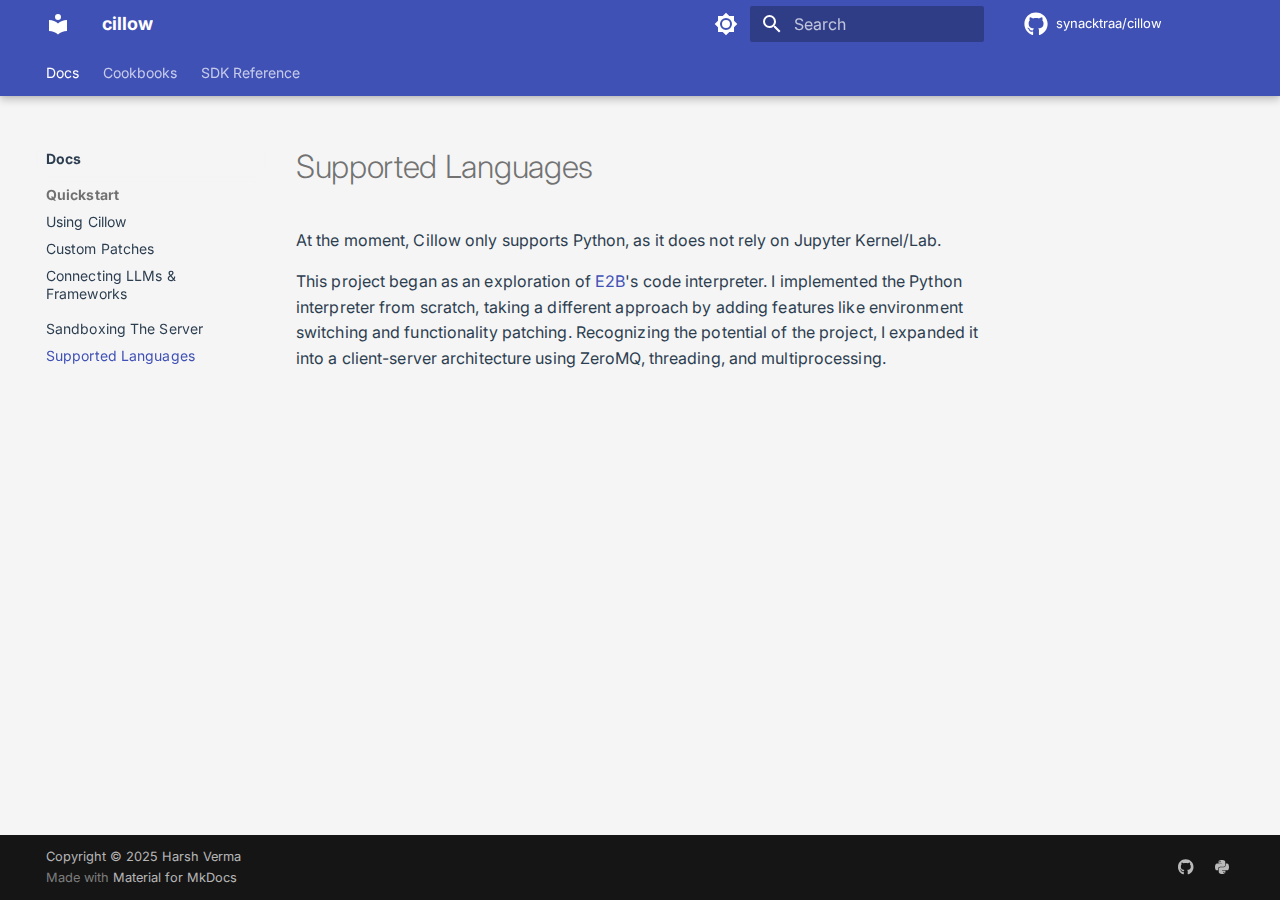
<file: supported_languages/index.html>
<!doctype html>
<html lang="en" class="no-js">
  <head>
    
      <meta charset="utf-8">
      <meta name="viewport" content="width=device-width,initial-scale=1">
      
        <meta name="description" content="Code Interpreter Library">
      
      
        <meta name="author" content="Harsh Verma">
      
      
        <link rel="canonical" href="https://synacktraa.github.io/cillow/supported_languages/">
      
      
        <link rel="prev" href="../sandboxing_the_server/">
      
      
        <link rel="next" href="../cookbooks/">
      
      
      <link rel="icon" href="../assets/images/favicon.png">
      <meta name="generator" content="mkdocs-1.6.1, mkdocs-material-9.5.49">
    
    
      
        <title>Supported Languages - cillow</title>
      
    
    
      <link rel="stylesheet" href="../assets/stylesheets/main.6f8fc17f.min.css">
      
        
        <link rel="stylesheet" href="../assets/stylesheets/palette.06af60db.min.css">
      
      
  
  
    
    
  
    
    
  
    
    
  
    
    
  
    
    
  
    
    
  
    
    
  
    
    
  
    
    
  
    
    
  
    
    
  
    
    
  
  
  <style>:root{--md-admonition-icon--note:url('data:image/svg+xml;charset=utf-8,<svg xmlns="http://www.w3.org/2000/svg" viewBox="0 0 16 16"><path d="M1 7.775V2.75C1 1.784 1.784 1 2.75 1h5.025c.464 0 .91.184 1.238.513l6.25 6.25a1.75 1.75 0 0 1 0 2.474l-5.026 5.026a1.75 1.75 0 0 1-2.474 0l-6.25-6.25A1.75 1.75 0 0 1 1 7.775m1.5 0c0 .066.026.13.073.177l6.25 6.25a.25.25 0 0 0 .354 0l5.025-5.025a.25.25 0 0 0 0-.354l-6.25-6.25a.25.25 0 0 0-.177-.073H2.75a.25.25 0 0 0-.25.25ZM6 5a1 1 0 1 1 0 2 1 1 0 0 1 0-2"/></svg>');--md-admonition-icon--abstract:url('data:image/svg+xml;charset=utf-8,<svg xmlns="http://www.w3.org/2000/svg" viewBox="0 0 16 16"><path d="M2.5 1.75v11.5c0 .138.112.25.25.25h3.17a.75.75 0 0 1 0 1.5H2.75A1.75 1.75 0 0 1 1 13.25V1.75C1 .784 1.784 0 2.75 0h8.5C12.216 0 13 .784 13 1.75v7.736a.75.75 0 0 1-1.5 0V1.75a.25.25 0 0 0-.25-.25h-8.5a.25.25 0 0 0-.25.25m13.274 9.537zl-4.557 4.45a.75.75 0 0 1-1.055-.008l-1.943-1.95a.75.75 0 0 1 1.062-1.058l1.419 1.425 4.026-3.932a.75.75 0 1 1 1.048 1.074M4.75 4h4.5a.75.75 0 0 1 0 1.5h-4.5a.75.75 0 0 1 0-1.5M4 7.75A.75.75 0 0 1 4.75 7h2a.75.75 0 0 1 0 1.5h-2A.75.75 0 0 1 4 7.75"/></svg>');--md-admonition-icon--info:url('data:image/svg+xml;charset=utf-8,<svg xmlns="http://www.w3.org/2000/svg" viewBox="0 0 16 16"><path d="M0 8a8 8 0 1 1 16 0A8 8 0 0 1 0 8m8-6.5a6.5 6.5 0 1 0 0 13 6.5 6.5 0 0 0 0-13M6.5 7.75A.75.75 0 0 1 7.25 7h1a.75.75 0 0 1 .75.75v2.75h.25a.75.75 0 0 1 0 1.5h-2a.75.75 0 0 1 0-1.5h.25v-2h-.25a.75.75 0 0 1-.75-.75M8 6a1 1 0 1 1 0-2 1 1 0 0 1 0 2"/></svg>');--md-admonition-icon--tip:url('data:image/svg+xml;charset=utf-8,<svg xmlns="http://www.w3.org/2000/svg" viewBox="0 0 16 16"><path d="M3.499.75a.75.75 0 0 1 1.5 0v.996C5.9 2.903 6.793 3.65 7.662 4.376l.24.202c-.036-.694.055-1.422.426-2.163C9.1.873 10.794-.045 12.622.26 14.408.558 16 1.94 16 4.25c0 1.278-.954 2.575-2.44 2.734l.146.508.065.22c.203.701.412 1.455.476 2.226.142 1.707-.4 3.03-1.487 3.898C11.714 14.671 10.27 15 8.75 15h-6a.75.75 0 0 1 0-1.5h1.376a4.5 4.5 0 0 1-.563-1.191 3.84 3.84 0 0 1-.05-2.063 4.65 4.65 0 0 1-2.025-.293.75.75 0 0 1 .525-1.406c1.357.507 2.376-.006 2.698-.318l.009-.01a.747.747 0 0 1 1.06 0 .75.75 0 0 1-.012 1.074c-.912.92-.992 1.835-.768 2.586.221.74.745 1.337 1.196 1.621H8.75c1.343 0 2.398-.296 3.074-.836.635-.507 1.036-1.31.928-2.602-.05-.603-.216-1.224-.422-1.93l-.064-.221c-.12-.407-.246-.84-.353-1.29a2.4 2.4 0 0 1-.507-.441 3.1 3.1 0 0 1-.633-1.248.75.75 0 0 1 1.455-.364c.046.185.144.436.31.627.146.168.353.305.712.305.738 0 1.25-.615 1.25-1.25 0-1.47-.95-2.315-2.123-2.51-1.172-.196-2.227.387-2.706 1.345-.46.92-.27 1.774.019 3.062l.042.19.01.05c.348.443.666.949.94 1.553a.75.75 0 1 1-1.365.62c-.553-1.217-1.32-1.94-2.3-2.768L6.7 5.527c-.814-.68-1.75-1.462-2.692-2.619a3.7 3.7 0 0 0-1.023.88c-.406.495-.663 1.036-.722 1.508.116.122.306.21.591.239.388.038.797-.06 1.032-.19a.75.75 0 0 1 .728 1.31c-.515.287-1.23.439-1.906.373-.682-.067-1.473-.38-1.879-1.193L.75 5.677V5.5c0-.984.48-1.94 1.077-2.664.46-.559 1.05-1.055 1.673-1.353z"/></svg>');--md-admonition-icon--success:url('data:image/svg+xml;charset=utf-8,<svg xmlns="http://www.w3.org/2000/svg" viewBox="0 0 16 16"><path d="M13.78 4.22a.75.75 0 0 1 0 1.06l-7.25 7.25a.75.75 0 0 1-1.06 0L2.22 9.28a.75.75 0 0 1 .018-1.042.75.75 0 0 1 1.042-.018L6 10.94l6.72-6.72a.75.75 0 0 1 1.06 0"/></svg>');--md-admonition-icon--question:url('data:image/svg+xml;charset=utf-8,<svg xmlns="http://www.w3.org/2000/svg" viewBox="0 0 16 16"><path d="M0 8a8 8 0 1 1 16 0A8 8 0 0 1 0 8m8-6.5a6.5 6.5 0 1 0 0 13 6.5 6.5 0 0 0 0-13M6.92 6.085h.001a.749.749 0 1 1-1.342-.67c.169-.339.436-.701.849-.977C6.845 4.16 7.369 4 8 4a2.76 2.76 0 0 1 1.637.525c.503.377.863.965.863 1.725 0 .448-.115.83-.329 1.15-.205.307-.47.513-.692.662-.109.072-.22.138-.313.195l-.006.004a6 6 0 0 0-.26.16 1 1 0 0 0-.276.245.75.75 0 0 1-1.248-.832c.184-.264.42-.489.692-.661q.154-.1.313-.195l.007-.004c.1-.061.182-.11.258-.161a1 1 0 0 0 .277-.245C8.96 6.514 9 6.427 9 6.25a.61.61 0 0 0-.262-.525A1.27 1.27 0 0 0 8 5.5c-.369 0-.595.09-.74.187a1 1 0 0 0-.34.398M9 11a1 1 0 1 1-2 0 1 1 0 0 1 2 0"/></svg>');--md-admonition-icon--warning:url('data:image/svg+xml;charset=utf-8,<svg xmlns="http://www.w3.org/2000/svg" viewBox="0 0 16 16"><path d="M6.457 1.047c.659-1.234 2.427-1.234 3.086 0l6.082 11.378A1.75 1.75 0 0 1 14.082 15H1.918a1.75 1.75 0 0 1-1.543-2.575Zm1.763.707a.25.25 0 0 0-.44 0L1.698 13.132a.25.25 0 0 0 .22.368h12.164a.25.25 0 0 0 .22-.368Zm.53 3.996v2.5a.75.75 0 0 1-1.5 0v-2.5a.75.75 0 0 1 1.5 0M9 11a1 1 0 1 1-2 0 1 1 0 0 1 2 0"/></svg>');--md-admonition-icon--failure:url('data:image/svg+xml;charset=utf-8,<svg xmlns="http://www.w3.org/2000/svg" viewBox="0 0 16 16"><path d="M2.344 2.343za8 8 0 0 1 11.314 11.314A8.002 8.002 0 0 1 .234 10.089a8 8 0 0 1 2.11-7.746m1.06 10.253a6.5 6.5 0 1 0 9.108-9.275 6.5 6.5 0 0 0-9.108 9.275M6.03 4.97 8 6.94l1.97-1.97a.749.749 0 0 1 1.275.326.75.75 0 0 1-.215.734L9.06 8l1.97 1.97a.749.749 0 0 1-.326 1.275.75.75 0 0 1-.734-.215L8 9.06l-1.97 1.97a.749.749 0 0 1-1.275-.326.75.75 0 0 1 .215-.734L6.94 8 4.97 6.03a.75.75 0 0 1 .018-1.042.75.75 0 0 1 1.042-.018"/></svg>');--md-admonition-icon--danger:url('data:image/svg+xml;charset=utf-8,<svg xmlns="http://www.w3.org/2000/svg" viewBox="0 0 16 16"><path d="M9.504.43a1.516 1.516 0 0 1 2.437 1.713L10.415 5.5h2.123c1.57 0 2.346 1.909 1.22 3.004l-7.34 7.142a1.25 1.25 0 0 1-.871.354h-.302a1.25 1.25 0 0 1-1.157-1.723L5.633 10.5H3.462c-1.57 0-2.346-1.909-1.22-3.004zm1.047 1.074L3.286 8.571A.25.25 0 0 0 3.462 9H6.75a.75.75 0 0 1 .694 1.034l-1.713 4.188 6.982-6.793A.25.25 0 0 0 12.538 7H9.25a.75.75 0 0 1-.683-1.06l2.008-4.418.003-.006-.004-.009-.006-.006-.008-.001q-.005 0-.009.004"/></svg>');--md-admonition-icon--bug:url('data:image/svg+xml;charset=utf-8,<svg xmlns="http://www.w3.org/2000/svg" viewBox="0 0 16 16"><path d="M4.72.22a.75.75 0 0 1 1.06 0l1 .999a3.5 3.5 0 0 1 2.441 0l.999-1a.748.748 0 0 1 1.265.332.75.75 0 0 1-.205.729l-.775.776c.616.63.995 1.493.995 2.444v.327q0 .15-.025.292c.408.14.764.392 1.029.722l1.968-.787a.75.75 0 0 1 .556 1.392L13 7.258V9h2.25a.75.75 0 0 1 0 1.5H13v.5q-.002.615-.141 1.186l2.17.868a.75.75 0 0 1-.557 1.392l-2.184-.873A5 5 0 0 1 8 16a5 5 0 0 1-4.288-2.427l-2.183.873a.75.75 0 0 1-.558-1.392l2.17-.868A5 5 0 0 1 3 11v-.5H.75a.75.75 0 0 1 0-1.5H3V7.258L.971 6.446a.75.75 0 0 1 .558-1.392l1.967.787c.265-.33.62-.583 1.03-.722a1.7 1.7 0 0 1-.026-.292V4.5c0-.951.38-1.814.995-2.444L4.72 1.28a.75.75 0 0 1 0-1.06m.53 6.28a.75.75 0 0 0-.75.75V11a3.5 3.5 0 1 0 7 0V7.25a.75.75 0 0 0-.75-.75ZM6.173 5h3.654A.17.17 0 0 0 10 4.827V4.5a2 2 0 1 0-4 0v.327c0 .096.077.173.173.173"/></svg>');--md-admonition-icon--example:url('data:image/svg+xml;charset=utf-8,<svg xmlns="http://www.w3.org/2000/svg" viewBox="0 0 16 16"><path d="M5 5.782V2.5h-.25a.75.75 0 0 1 0-1.5h6.5a.75.75 0 0 1 0 1.5H11v3.282l3.666 5.76C15.619 13.04 14.543 15 12.767 15H3.233c-1.776 0-2.852-1.96-1.899-3.458Zm-2.4 6.565a.75.75 0 0 0 .633 1.153h9.534a.75.75 0 0 0 .633-1.153L12.225 10.5h-8.45ZM9.5 2.5h-3V6c0 .143-.04.283-.117.403L4.73 9h6.54L9.617 6.403A.75.75 0 0 1 9.5 6Z"/></svg>');--md-admonition-icon--quote:url('data:image/svg+xml;charset=utf-8,<svg xmlns="http://www.w3.org/2000/svg" viewBox="0 0 16 16"><path d="M1.75 2.5h10.5a.75.75 0 0 1 0 1.5H1.75a.75.75 0 0 1 0-1.5m4 5h8.5a.75.75 0 0 1 0 1.5h-8.5a.75.75 0 0 1 0-1.5m0 5h8.5a.75.75 0 0 1 0 1.5h-8.5a.75.75 0 0 1 0-1.5M2.5 7.75v6a.75.75 0 0 1-1.5 0v-6a.75.75 0 0 1 1.5 0"/></svg>');}</style>



    
    
      
    
    
      
        
        
        <link rel="preconnect" href="https://fonts.gstatic.com" crossorigin>
        <link rel="stylesheet" href="https://fonts.googleapis.com/css?family=Inter:300,300i,400,400i,700,700i%7CJetBrains+Mono:400,400i,700,700i&display=fallback">
        <style>:root{--md-text-font:"Inter";--md-code-font:"JetBrains Mono"}</style>
      
    
    
      <link rel="stylesheet" href="../assets/_mkdocstrings.css">
    
      <link rel="stylesheet" href="../stylesheets/extra.css">
    
    <script>__md_scope=new URL("..",location),__md_hash=e=>[...e].reduce(((e,_)=>(e<<5)-e+_.charCodeAt(0)),0),__md_get=(e,_=localStorage,t=__md_scope)=>JSON.parse(_.getItem(t.pathname+"."+e)),__md_set=(e,_,t=localStorage,a=__md_scope)=>{try{t.setItem(a.pathname+"."+e,JSON.stringify(_))}catch(e){}}</script>
    
      

    
    
    
  </head>
  
  
    
    
      
    
    
    
    
    <body dir="ltr" data-md-color-scheme="default" data-md-color-primary="indigo" data-md-color-accent="deep-purple">
  
    
    <input class="md-toggle" data-md-toggle="drawer" type="checkbox" id="__drawer" autocomplete="off">
    <input class="md-toggle" data-md-toggle="search" type="checkbox" id="__search" autocomplete="off">
    <label class="md-overlay" for="__drawer"></label>
    <div data-md-component="skip">
      
    </div>
    <div data-md-component="announce">
      
    </div>
    
    
      

  

<header class="md-header md-header--shadow md-header--lifted" data-md-component="header">
  <nav class="md-header__inner md-grid" aria-label="Header">
    <a href=".." title="cillow" class="md-header__button md-logo" aria-label="cillow" data-md-component="logo">
      
  
  <svg xmlns="http://www.w3.org/2000/svg" viewBox="0 0 24 24"><path d="M12 8a3 3 0 0 0 3-3 3 3 0 0 0-3-3 3 3 0 0 0-3 3 3 3 0 0 0 3 3m0 3.54C9.64 9.35 6.5 8 3 8v11c3.5 0 6.64 1.35 9 3.54 2.36-2.19 5.5-3.54 9-3.54V8c-3.5 0-6.64 1.35-9 3.54"/></svg>

    </a>
    <label class="md-header__button md-icon" for="__drawer">
      
      <svg xmlns="http://www.w3.org/2000/svg" viewBox="0 0 24 24"><path d="M3 6h18v2H3zm0 5h18v2H3zm0 5h18v2H3z"/></svg>
    </label>
    <div class="md-header__title" data-md-component="header-title">
      <div class="md-header__ellipsis">
        <div class="md-header__topic">
          <span class="md-ellipsis">
            cillow
          </span>
        </div>
        <div class="md-header__topic" data-md-component="header-topic">
          <span class="md-ellipsis">
            
              Supported Languages
            
          </span>
        </div>
      </div>
    </div>
    
      
        <form class="md-header__option" data-md-component="palette">
  
    
    
    
    <input class="md-option" data-md-color-media="(prefers-color-scheme: light)" data-md-color-scheme="default" data-md-color-primary="indigo" data-md-color-accent="deep-purple"  aria-label="Switch to dark mode"  type="radio" name="__palette" id="__palette_0">
    
      <label class="md-header__button md-icon" title="Switch to dark mode" for="__palette_1" hidden>
        <svg xmlns="http://www.w3.org/2000/svg" viewBox="0 0 24 24"><path d="M12 8a4 4 0 0 0-4 4 4 4 0 0 0 4 4 4 4 0 0 0 4-4 4 4 0 0 0-4-4m0 10a6 6 0 0 1-6-6 6 6 0 0 1 6-6 6 6 0 0 1 6 6 6 6 0 0 1-6 6m8-9.31V4h-4.69L12 .69 8.69 4H4v4.69L.69 12 4 15.31V20h4.69L12 23.31 15.31 20H20v-4.69L23.31 12z"/></svg>
      </label>
    
  
    
    
    
    <input class="md-option" data-md-color-media="(prefers-color-scheme: dark)" data-md-color-scheme="slate" data-md-color-primary="blue-grey" data-md-color-accent="deep-purple"  aria-label="Switch to light mode"  type="radio" name="__palette" id="__palette_1">
    
      <label class="md-header__button md-icon" title="Switch to light mode" for="__palette_0" hidden>
        <svg xmlns="http://www.w3.org/2000/svg" viewBox="0 0 24 24"><path d="M12 18c-.89 0-1.74-.2-2.5-.55C11.56 16.5 13 14.42 13 12s-1.44-4.5-3.5-5.45C10.26 6.2 11.11 6 12 6a6 6 0 0 1 6 6 6 6 0 0 1-6 6m8-9.31V4h-4.69L12 .69 8.69 4H4v4.69L.69 12 4 15.31V20h4.69L12 23.31 15.31 20H20v-4.69L23.31 12z"/></svg>
      </label>
    
  
</form>
      
    
    
      <script>var palette=__md_get("__palette");if(palette&&palette.color){if("(prefers-color-scheme)"===palette.color.media){var media=matchMedia("(prefers-color-scheme: light)"),input=document.querySelector(media.matches?"[data-md-color-media='(prefers-color-scheme: light)']":"[data-md-color-media='(prefers-color-scheme: dark)']");palette.color.media=input.getAttribute("data-md-color-media"),palette.color.scheme=input.getAttribute("data-md-color-scheme"),palette.color.primary=input.getAttribute("data-md-color-primary"),palette.color.accent=input.getAttribute("data-md-color-accent")}for(var[key,value]of Object.entries(palette.color))document.body.setAttribute("data-md-color-"+key,value)}</script>
    
    
    
      <label class="md-header__button md-icon" for="__search">
        
        <svg xmlns="http://www.w3.org/2000/svg" viewBox="0 0 24 24"><path d="M9.5 3A6.5 6.5 0 0 1 16 9.5c0 1.61-.59 3.09-1.56 4.23l.27.27h.79l5 5-1.5 1.5-5-5v-.79l-.27-.27A6.52 6.52 0 0 1 9.5 16 6.5 6.5 0 0 1 3 9.5 6.5 6.5 0 0 1 9.5 3m0 2C7 5 5 7 5 9.5S7 14 9.5 14 14 12 14 9.5 12 5 9.5 5"/></svg>
      </label>
      <div class="md-search" data-md-component="search" role="dialog">
  <label class="md-search__overlay" for="__search"></label>
  <div class="md-search__inner" role="search">
    <form class="md-search__form" name="search">
      <input type="text" class="md-search__input" name="query" aria-label="Search" placeholder="Search" autocapitalize="off" autocorrect="off" autocomplete="off" spellcheck="false" data-md-component="search-query" required>
      <label class="md-search__icon md-icon" for="__search">
        
        <svg xmlns="http://www.w3.org/2000/svg" viewBox="0 0 24 24"><path d="M9.5 3A6.5 6.5 0 0 1 16 9.5c0 1.61-.59 3.09-1.56 4.23l.27.27h.79l5 5-1.5 1.5-5-5v-.79l-.27-.27A6.52 6.52 0 0 1 9.5 16 6.5 6.5 0 0 1 3 9.5 6.5 6.5 0 0 1 9.5 3m0 2C7 5 5 7 5 9.5S7 14 9.5 14 14 12 14 9.5 12 5 9.5 5"/></svg>
        
        <svg xmlns="http://www.w3.org/2000/svg" viewBox="0 0 24 24"><path d="M20 11v2H8l5.5 5.5-1.42 1.42L4.16 12l7.92-7.92L13.5 5.5 8 11z"/></svg>
      </label>
      <nav class="md-search__options" aria-label="Search">
        
        <button type="reset" class="md-search__icon md-icon" title="Clear" aria-label="Clear" tabindex="-1">
          
          <svg xmlns="http://www.w3.org/2000/svg" viewBox="0 0 24 24"><path d="M19 6.41 17.59 5 12 10.59 6.41 5 5 6.41 10.59 12 5 17.59 6.41 19 12 13.41 17.59 19 19 17.59 13.41 12z"/></svg>
        </button>
      </nav>
      
    </form>
    <div class="md-search__output">
      <div class="md-search__scrollwrap" tabindex="0" data-md-scrollfix>
        <div class="md-search-result" data-md-component="search-result">
          <div class="md-search-result__meta">
            Initializing search
          </div>
          <ol class="md-search-result__list" role="presentation"></ol>
        </div>
      </div>
    </div>
  </div>
</div>
    
    
      <div class="md-header__source">
        <a href="https://github.com/synacktraa/cillow" title="Go to repository" class="md-source" data-md-component="source">
  <div class="md-source__icon md-icon">
    
    <svg xmlns="http://www.w3.org/2000/svg" viewBox="0 0 496 512"><!--! Font Awesome Free 6.7.1 by @fontawesome - https://fontawesome.com License - https://fontawesome.com/license/free (Icons: CC BY 4.0, Fonts: SIL OFL 1.1, Code: MIT License) Copyright 2024 Fonticons, Inc.--><path d="M165.9 397.4c0 2-2.3 3.6-5.2 3.6-3.3.3-5.6-1.3-5.6-3.6 0-2 2.3-3.6 5.2-3.6 3-.3 5.6 1.3 5.6 3.6m-31.1-4.5c-.7 2 1.3 4.3 4.3 4.9 2.6 1 5.6 0 6.2-2s-1.3-4.3-4.3-5.2c-2.6-.7-5.5.3-6.2 2.3m44.2-1.7c-2.9.7-4.9 2.6-4.6 4.9.3 2 2.9 3.3 5.9 2.6 2.9-.7 4.9-2.6 4.6-4.6-.3-1.9-3-3.2-5.9-2.9M244.8 8C106.1 8 0 113.3 0 252c0 110.9 69.8 205.8 169.5 239.2 12.8 2.3 17.3-5.6 17.3-12.1 0-6.2-.3-40.4-.3-61.4 0 0-70 15-84.7-29.8 0 0-11.4-29.1-27.8-36.6 0 0-22.9-15.7 1.6-15.4 0 0 24.9 2 38.6 25.8 21.9 38.6 58.6 27.5 72.9 20.9 2.3-16 8.8-27.1 16-33.7-55.9-6.2-112.3-14.3-112.3-110.5 0-27.5 7.6-41.3 23.6-58.9-2.6-6.5-11.1-33.3 2.6-67.9 20.9-6.5 69 27 69 27 20-5.6 41.5-8.5 62.8-8.5s42.8 2.9 62.8 8.5c0 0 48.1-33.6 69-27 13.7 34.7 5.2 61.4 2.6 67.9 16 17.7 25.8 31.5 25.8 58.9 0 96.5-58.9 104.2-114.8 110.5 9.2 7.9 17 22.9 17 46.4 0 33.7-.3 75.4-.3 83.6 0 6.5 4.6 14.4 17.3 12.1C428.2 457.8 496 362.9 496 252 496 113.3 383.5 8 244.8 8M97.2 352.9c-1.3 1-1 3.3.7 5.2 1.6 1.6 3.9 2.3 5.2 1 1.3-1 1-3.3-.7-5.2-1.6-1.6-3.9-2.3-5.2-1m-10.8-8.1c-.7 1.3.3 2.9 2.3 3.9 1.6 1 3.6.7 4.3-.7.7-1.3-.3-2.9-2.3-3.9-2-.6-3.6-.3-4.3.7m32.4 35.6c-1.6 1.3-1 4.3 1.3 6.2 2.3 2.3 5.2 2.6 6.5 1 1.3-1.3.7-4.3-1.3-6.2-2.2-2.3-5.2-2.6-6.5-1m-11.4-14.7c-1.6 1-1.6 3.6 0 5.9s4.3 3.3 5.6 2.3c1.6-1.3 1.6-3.9 0-6.2-1.4-2.3-4-3.3-5.6-2"/></svg>
  </div>
  <div class="md-source__repository">
    synacktraa/cillow
  </div>
</a>
      </div>
    
  </nav>
  
    
      
<nav class="md-tabs" aria-label="Tabs" data-md-component="tabs">
  <div class="md-grid">
    <ul class="md-tabs__list">
      
        
  
  
    
  
  
    
    
      <li class="md-tabs__item md-tabs__item--active">
        <a href=".." class="md-tabs__link">
          
  
    
  
  Docs

        </a>
      </li>
    
  

      
        
  
  
  
    <li class="md-tabs__item">
      <a href="../cookbooks/" class="md-tabs__link">
        
  
    
  
  Cookbooks

      </a>
    </li>
  

      
        
  
  
  
    
    
      <li class="md-tabs__item">
        <a href="../sdk_reference/interpreter/" class="md-tabs__link">
          
  
    
  
  SDK Reference

        </a>
      </li>
    
  

      
    </ul>
  </div>
</nav>
    
  
</header>
    
    <div class="md-container" data-md-component="container">
      
      
        
      
      <main class="md-main" data-md-component="main">
        <div class="md-main__inner md-grid">
          
            
              
              <div class="md-sidebar md-sidebar--primary" data-md-component="sidebar" data-md-type="navigation" >
                <div class="md-sidebar__scrollwrap">
                  <div class="md-sidebar__inner">
                    


  


<nav class="md-nav md-nav--primary md-nav--lifted" aria-label="Navigation" data-md-level="0">
  <label class="md-nav__title" for="__drawer">
    <a href=".." title="cillow" class="md-nav__button md-logo" aria-label="cillow" data-md-component="logo">
      
  
  <svg xmlns="http://www.w3.org/2000/svg" viewBox="0 0 24 24"><path d="M12 8a3 3 0 0 0 3-3 3 3 0 0 0-3-3 3 3 0 0 0-3 3 3 3 0 0 0 3 3m0 3.54C9.64 9.35 6.5 8 3 8v11c3.5 0 6.64 1.35 9 3.54 2.36-2.19 5.5-3.54 9-3.54V8c-3.5 0-6.64 1.35-9 3.54"/></svg>

    </a>
    cillow
  </label>
  
    <div class="md-nav__source">
      <a href="https://github.com/synacktraa/cillow" title="Go to repository" class="md-source" data-md-component="source">
  <div class="md-source__icon md-icon">
    
    <svg xmlns="http://www.w3.org/2000/svg" viewBox="0 0 496 512"><!--! Font Awesome Free 6.7.1 by @fontawesome - https://fontawesome.com License - https://fontawesome.com/license/free (Icons: CC BY 4.0, Fonts: SIL OFL 1.1, Code: MIT License) Copyright 2024 Fonticons, Inc.--><path d="M165.9 397.4c0 2-2.3 3.6-5.2 3.6-3.3.3-5.6-1.3-5.6-3.6 0-2 2.3-3.6 5.2-3.6 3-.3 5.6 1.3 5.6 3.6m-31.1-4.5c-.7 2 1.3 4.3 4.3 4.9 2.6 1 5.6 0 6.2-2s-1.3-4.3-4.3-5.2c-2.6-.7-5.5.3-6.2 2.3m44.2-1.7c-2.9.7-4.9 2.6-4.6 4.9.3 2 2.9 3.3 5.9 2.6 2.9-.7 4.9-2.6 4.6-4.6-.3-1.9-3-3.2-5.9-2.9M244.8 8C106.1 8 0 113.3 0 252c0 110.9 69.8 205.8 169.5 239.2 12.8 2.3 17.3-5.6 17.3-12.1 0-6.2-.3-40.4-.3-61.4 0 0-70 15-84.7-29.8 0 0-11.4-29.1-27.8-36.6 0 0-22.9-15.7 1.6-15.4 0 0 24.9 2 38.6 25.8 21.9 38.6 58.6 27.5 72.9 20.9 2.3-16 8.8-27.1 16-33.7-55.9-6.2-112.3-14.3-112.3-110.5 0-27.5 7.6-41.3 23.6-58.9-2.6-6.5-11.1-33.3 2.6-67.9 20.9-6.5 69 27 69 27 20-5.6 41.5-8.5 62.8-8.5s42.8 2.9 62.8 8.5c0 0 48.1-33.6 69-27 13.7 34.7 5.2 61.4 2.6 67.9 16 17.7 25.8 31.5 25.8 58.9 0 96.5-58.9 104.2-114.8 110.5 9.2 7.9 17 22.9 17 46.4 0 33.7-.3 75.4-.3 83.6 0 6.5 4.6 14.4 17.3 12.1C428.2 457.8 496 362.9 496 252 496 113.3 383.5 8 244.8 8M97.2 352.9c-1.3 1-1 3.3.7 5.2 1.6 1.6 3.9 2.3 5.2 1 1.3-1 1-3.3-.7-5.2-1.6-1.6-3.9-2.3-5.2-1m-10.8-8.1c-.7 1.3.3 2.9 2.3 3.9 1.6 1 3.6.7 4.3-.7.7-1.3-.3-2.9-2.3-3.9-2-.6-3.6-.3-4.3.7m32.4 35.6c-1.6 1.3-1 4.3 1.3 6.2 2.3 2.3 5.2 2.6 6.5 1 1.3-1.3.7-4.3-1.3-6.2-2.2-2.3-5.2-2.6-6.5-1m-11.4-14.7c-1.6 1-1.6 3.6 0 5.9s4.3 3.3 5.6 2.3c1.6-1.3 1.6-3.9 0-6.2-1.4-2.3-4-3.3-5.6-2"/></svg>
  </div>
  <div class="md-source__repository">
    synacktraa/cillow
  </div>
</a>
    </div>
  
  <ul class="md-nav__list" data-md-scrollfix>
    
      
      
  
  
    
  
  
  
    
    
      
        
          
        
      
        
      
        
      
        
      
    
    
      
        
        
      
      
        
      
    
    
    <li class="md-nav__item md-nav__item--active md-nav__item--section md-nav__item--nested">
      
        
        
        <input class="md-nav__toggle md-toggle " type="checkbox" id="__nav_1" checked>
        
          
          
          <div class="md-nav__link md-nav__container">
            <a href=".." class="md-nav__link ">
              
  
  <span class="md-ellipsis">
    Docs
  </span>
  

            </a>
            
              
              <label class="md-nav__link " for="__nav_1" id="__nav_1_label" tabindex="">
                <span class="md-nav__icon md-icon"></span>
              </label>
            
          </div>
        
        <nav class="md-nav" data-md-level="1" aria-labelledby="__nav_1_label" aria-expanded="true">
          <label class="md-nav__title" for="__nav_1">
            <span class="md-nav__icon md-icon"></span>
            Docs
          </label>
          <ul class="md-nav__list" data-md-scrollfix>
            
              
            
              
                
  
  
  
  
    
    
      
        
      
        
      
        
      
    
    
      
      
        
          
          
        
      
    
    
    <li class="md-nav__item md-nav__item--section md-nav__item--nested">
      
        
        
          
        
        <input class="md-nav__toggle md-toggle md-toggle--indeterminate" type="checkbox" id="__nav_1_2" >
        
          
          <label class="md-nav__link" for="__nav_1_2" id="__nav_1_2_label" tabindex="">
            
  
  <span class="md-ellipsis">
    Quickstart
  </span>
  

            <span class="md-nav__icon md-icon"></span>
          </label>
        
        <nav class="md-nav" data-md-level="2" aria-labelledby="__nav_1_2_label" aria-expanded="false">
          <label class="md-nav__title" for="__nav_1_2">
            <span class="md-nav__icon md-icon"></span>
            Quickstart
          </label>
          <ul class="md-nav__list" data-md-scrollfix>
            
              
                
  
  
  
  
    <li class="md-nav__item">
      <a href="../quickstart/using_cillow/" class="md-nav__link">
        
  
  <span class="md-ellipsis">
    Using Cillow
  </span>
  

      </a>
    </li>
  

              
            
              
                
  
  
  
  
    <li class="md-nav__item">
      <a href="../quickstart/custom_patches/" class="md-nav__link">
        
  
  <span class="md-ellipsis">
    Custom Patches
  </span>
  

      </a>
    </li>
  

              
            
              
                
  
  
  
  
    <li class="md-nav__item">
      <a href="../quickstart/connecting_LLM_%26_Frameworks/" class="md-nav__link">
        
  
  <span class="md-ellipsis">
    Connecting LLMs & Frameworks
  </span>
  

      </a>
    </li>
  

              
            
          </ul>
        </nav>
      
    </li>
  

              
            
              
                
  
  
  
  
    <li class="md-nav__item">
      <a href="../sandboxing_the_server/" class="md-nav__link">
        
  
  <span class="md-ellipsis">
    Sandboxing The Server
  </span>
  

      </a>
    </li>
  

              
            
              
                
  
  
    
  
  
  
    <li class="md-nav__item md-nav__item--active">
      
      <input class="md-nav__toggle md-toggle" type="checkbox" id="__toc">
      
      
      
      <a href="./" class="md-nav__link md-nav__link--active">
        
  
  <span class="md-ellipsis">
    Supported Languages
  </span>
  

      </a>
      
    </li>
  

              
            
          </ul>
        </nav>
      
    </li>
  

    
      
      
  
  
  
  
    <li class="md-nav__item">
      <a href="../cookbooks/" class="md-nav__link">
        
  
  <span class="md-ellipsis">
    Cookbooks
  </span>
  

      </a>
    </li>
  

    
      
      
  
  
  
  
    
    
      
        
      
        
      
        
      
        
      
        
      
        
      
    
    
      
      
        
      
    
    
    <li class="md-nav__item md-nav__item--nested">
      
        
        
          
        
        <input class="md-nav__toggle md-toggle md-toggle--indeterminate" type="checkbox" id="__nav_3" >
        
          
          <label class="md-nav__link" for="__nav_3" id="__nav_3_label" tabindex="0">
            
  
  <span class="md-ellipsis">
    SDK Reference
  </span>
  

            <span class="md-nav__icon md-icon"></span>
          </label>
        
        <nav class="md-nav" data-md-level="1" aria-labelledby="__nav_3_label" aria-expanded="false">
          <label class="md-nav__title" for="__nav_3">
            <span class="md-nav__icon md-icon"></span>
            SDK Reference
          </label>
          <ul class="md-nav__list" data-md-scrollfix>
            
              
                
  
  
  
  
    <li class="md-nav__item">
      <a href="../sdk_reference/interpreter/" class="md-nav__link">
        
  
  <span class="md-ellipsis">
    cillow.Interpreter
  </span>
  

      </a>
    </li>
  

              
            
              
                
  
  
  
  
    <li class="md-nav__item">
      <a href="../sdk_reference/switchable/" class="md-nav__link">
        
  
  <span class="md-ellipsis">
    cillow.Switchable
  </span>
  

      </a>
    </li>
  

              
            
              
                
  
  
  
  
    <li class="md-nav__item">
      <a href="../sdk_reference/client/" class="md-nav__link">
        
  
  <span class="md-ellipsis">
    cillow.Client
  </span>
  

      </a>
    </li>
  

              
            
              
                
  
  
  
  
    <li class="md-nav__item">
      <a href="../sdk_reference/server/" class="md-nav__link">
        
  
  <span class="md-ellipsis">
    cillow.Server
  </span>
  

      </a>
    </li>
  

              
            
              
                
  
  
  
  
    <li class="md-nav__item">
      <a href="../sdk_reference/patch/" class="md-nav__link">
        
  
  <span class="md-ellipsis">
    cillow.patch
  </span>
  

      </a>
    </li>
  

              
            
              
                
  
  
  
  
    <li class="md-nav__item">
      <a href="../sdk_reference/prebuilt_patches/" class="md-nav__link">
        
  
  <span class="md-ellipsis">
    cillow.prebuilt_patches
  </span>
  

      </a>
    </li>
  

              
            
          </ul>
        </nav>
      
    </li>
  

    
  </ul>
</nav>
                  </div>
                </div>
              </div>
            
            
              
              <div class="md-sidebar md-sidebar--secondary" data-md-component="sidebar" data-md-type="toc" >
                <div class="md-sidebar__scrollwrap">
                  <div class="md-sidebar__inner">
                    

  

<nav class="md-nav md-nav--secondary" aria-label="On this page">
  
  
  
  
</nav>
                  </div>
                </div>
              </div>
            
          
          
            <div class="md-content" data-md-component="content">
              <article class="md-content__inner md-typeset">
                
                  

  
  


  <h1>Supported Languages</h1>

<p>At the moment, Cillow only supports Python, as it does not rely on Jupyter Kernel/Lab.</p>
<p>This project began as an exploration of <a href="https://e2b.dev/">E2B</a>'s code interpreter. I implemented the Python interpreter from scratch, taking a different approach by adding features like environment switching and functionality patching. Recognizing the potential of the project, I expanded it into a client-server architecture using ZeroMQ, threading, and multiprocessing.</p>












                
              </article>
            </div>
          
          
<script>var target=document.getElementById(location.hash.slice(1));target&&target.name&&(target.checked=target.name.startsWith("__tabbed_"))</script>
        </div>
        
      </main>
      
        <footer class="md-footer">
  
  <div class="md-footer-meta md-typeset">
    <div class="md-footer-meta__inner md-grid">
      <div class="md-copyright">
  
    <div class="md-copyright__highlight">
      Copyright &copy; 2025 Harsh Verma
    </div>
  
  
    Made with
    <a href="https://squidfunk.github.io/mkdocs-material/" target="_blank" rel="noopener">
      Material for MkDocs
    </a>
  
</div>
      
        <div class="md-social">
  
    
    
    
    
      
      
    
    <a href="https://github.com/synacktraa/cillow" target="_blank" rel="noopener" title="github.com" class="md-social__link">
      <svg xmlns="http://www.w3.org/2000/svg" viewBox="0 0 496 512"><!--! Font Awesome Free 6.7.1 by @fontawesome - https://fontawesome.com License - https://fontawesome.com/license/free (Icons: CC BY 4.0, Fonts: SIL OFL 1.1, Code: MIT License) Copyright 2024 Fonticons, Inc.--><path d="M165.9 397.4c0 2-2.3 3.6-5.2 3.6-3.3.3-5.6-1.3-5.6-3.6 0-2 2.3-3.6 5.2-3.6 3-.3 5.6 1.3 5.6 3.6m-31.1-4.5c-.7 2 1.3 4.3 4.3 4.9 2.6 1 5.6 0 6.2-2s-1.3-4.3-4.3-5.2c-2.6-.7-5.5.3-6.2 2.3m44.2-1.7c-2.9.7-4.9 2.6-4.6 4.9.3 2 2.9 3.3 5.9 2.6 2.9-.7 4.9-2.6 4.6-4.6-.3-1.9-3-3.2-5.9-2.9M244.8 8C106.1 8 0 113.3 0 252c0 110.9 69.8 205.8 169.5 239.2 12.8 2.3 17.3-5.6 17.3-12.1 0-6.2-.3-40.4-.3-61.4 0 0-70 15-84.7-29.8 0 0-11.4-29.1-27.8-36.6 0 0-22.9-15.7 1.6-15.4 0 0 24.9 2 38.6 25.8 21.9 38.6 58.6 27.5 72.9 20.9 2.3-16 8.8-27.1 16-33.7-55.9-6.2-112.3-14.3-112.3-110.5 0-27.5 7.6-41.3 23.6-58.9-2.6-6.5-11.1-33.3 2.6-67.9 20.9-6.5 69 27 69 27 20-5.6 41.5-8.5 62.8-8.5s42.8 2.9 62.8 8.5c0 0 48.1-33.6 69-27 13.7 34.7 5.2 61.4 2.6 67.9 16 17.7 25.8 31.5 25.8 58.9 0 96.5-58.9 104.2-114.8 110.5 9.2 7.9 17 22.9 17 46.4 0 33.7-.3 75.4-.3 83.6 0 6.5 4.6 14.4 17.3 12.1C428.2 457.8 496 362.9 496 252 496 113.3 383.5 8 244.8 8M97.2 352.9c-1.3 1-1 3.3.7 5.2 1.6 1.6 3.9 2.3 5.2 1 1.3-1 1-3.3-.7-5.2-1.6-1.6-3.9-2.3-5.2-1m-10.8-8.1c-.7 1.3.3 2.9 2.3 3.9 1.6 1 3.6.7 4.3-.7.7-1.3-.3-2.9-2.3-3.9-2-.6-3.6-.3-4.3.7m32.4 35.6c-1.6 1.3-1 4.3 1.3 6.2 2.3 2.3 5.2 2.6 6.5 1 1.3-1.3.7-4.3-1.3-6.2-2.2-2.3-5.2-2.6-6.5-1m-11.4-14.7c-1.6 1-1.6 3.6 0 5.9s4.3 3.3 5.6 2.3c1.6-1.3 1.6-3.9 0-6.2-1.4-2.3-4-3.3-5.6-2"/></svg>
    </a>
  
    
    
    
    
      
      
    
    <a href="https://pypi.org/project/cillow" target="_blank" rel="noopener" title="pypi.org" class="md-social__link">
      <svg xmlns="http://www.w3.org/2000/svg" viewBox="0 0 448 512"><!--! Font Awesome Free 6.7.1 by @fontawesome - https://fontawesome.com License - https://fontawesome.com/license/free (Icons: CC BY 4.0, Fonts: SIL OFL 1.1, Code: MIT License) Copyright 2024 Fonticons, Inc.--><path d="M439.8 200.5c-7.7-30.9-22.3-54.2-53.4-54.2h-40.1v47.4c0 36.8-31.2 67.8-66.8 67.8H172.7c-29.2 0-53.4 25-53.4 54.3v101.8c0 29 25.2 46 53.4 54.3 33.8 9.9 66.3 11.7 106.8 0 26.9-7.8 53.4-23.5 53.4-54.3v-40.7H226.2v-13.6h160.2c31.1 0 42.6-21.7 53.4-54.2 11.2-33.5 10.7-65.7 0-108.6M286.2 404c11.1 0 20.1 9.1 20.1 20.3 0 11.3-9 20.4-20.1 20.4-11 0-20.1-9.2-20.1-20.4.1-11.3 9.1-20.3 20.1-20.3M167.8 248.1h106.8c29.7 0 53.4-24.5 53.4-54.3V91.9c0-29-24.4-50.7-53.4-55.6-35.8-5.9-74.7-5.6-106.8.1-45.2 8-53.4 24.7-53.4 55.6v40.7h106.9v13.6h-147c-31.1 0-58.3 18.7-66.8 54.2-9.8 40.7-10.2 66.1 0 108.6 7.6 31.6 25.7 54.2 56.8 54.2H101v-48.8c0-35.3 30.5-66.4 66.8-66.4m-6.7-142.6c-11.1 0-20.1-9.1-20.1-20.3.1-11.3 9-20.4 20.1-20.4 11 0 20.1 9.2 20.1 20.4s-9 20.3-20.1 20.3"/></svg>
    </a>
  
</div>
      
    </div>
  </div>
</footer>
      
    </div>
    <div class="md-dialog" data-md-component="dialog">
      <div class="md-dialog__inner md-typeset"></div>
    </div>
    
    
    <script id="__config" type="application/json">{"base": "..", "features": ["navigation.tabs", "navigation.tabs.sticky", "navigation.sections", "navigation.expand", "navigation.path", "navigation.indexes", "toc.follow", "content.code.copy", "content.code.select", "content.code.annotate"], "search": "../assets/javascripts/workers/search.6ce7567c.min.js", "translations": {"clipboard.copied": "Copied to clipboard", "clipboard.copy": "Copy to clipboard", "search.result.more.one": "1 more on this page", "search.result.more.other": "# more on this page", "search.result.none": "No matching documents", "search.result.one": "1 matching document", "search.result.other": "# matching documents", "search.result.placeholder": "Type to start searching", "search.result.term.missing": "Missing", "select.version": "Select version"}}</script>
    
    
      <script src="../assets/javascripts/bundle.88dd0f4e.min.js"></script>
      
    
  </body>
</html>
</file>
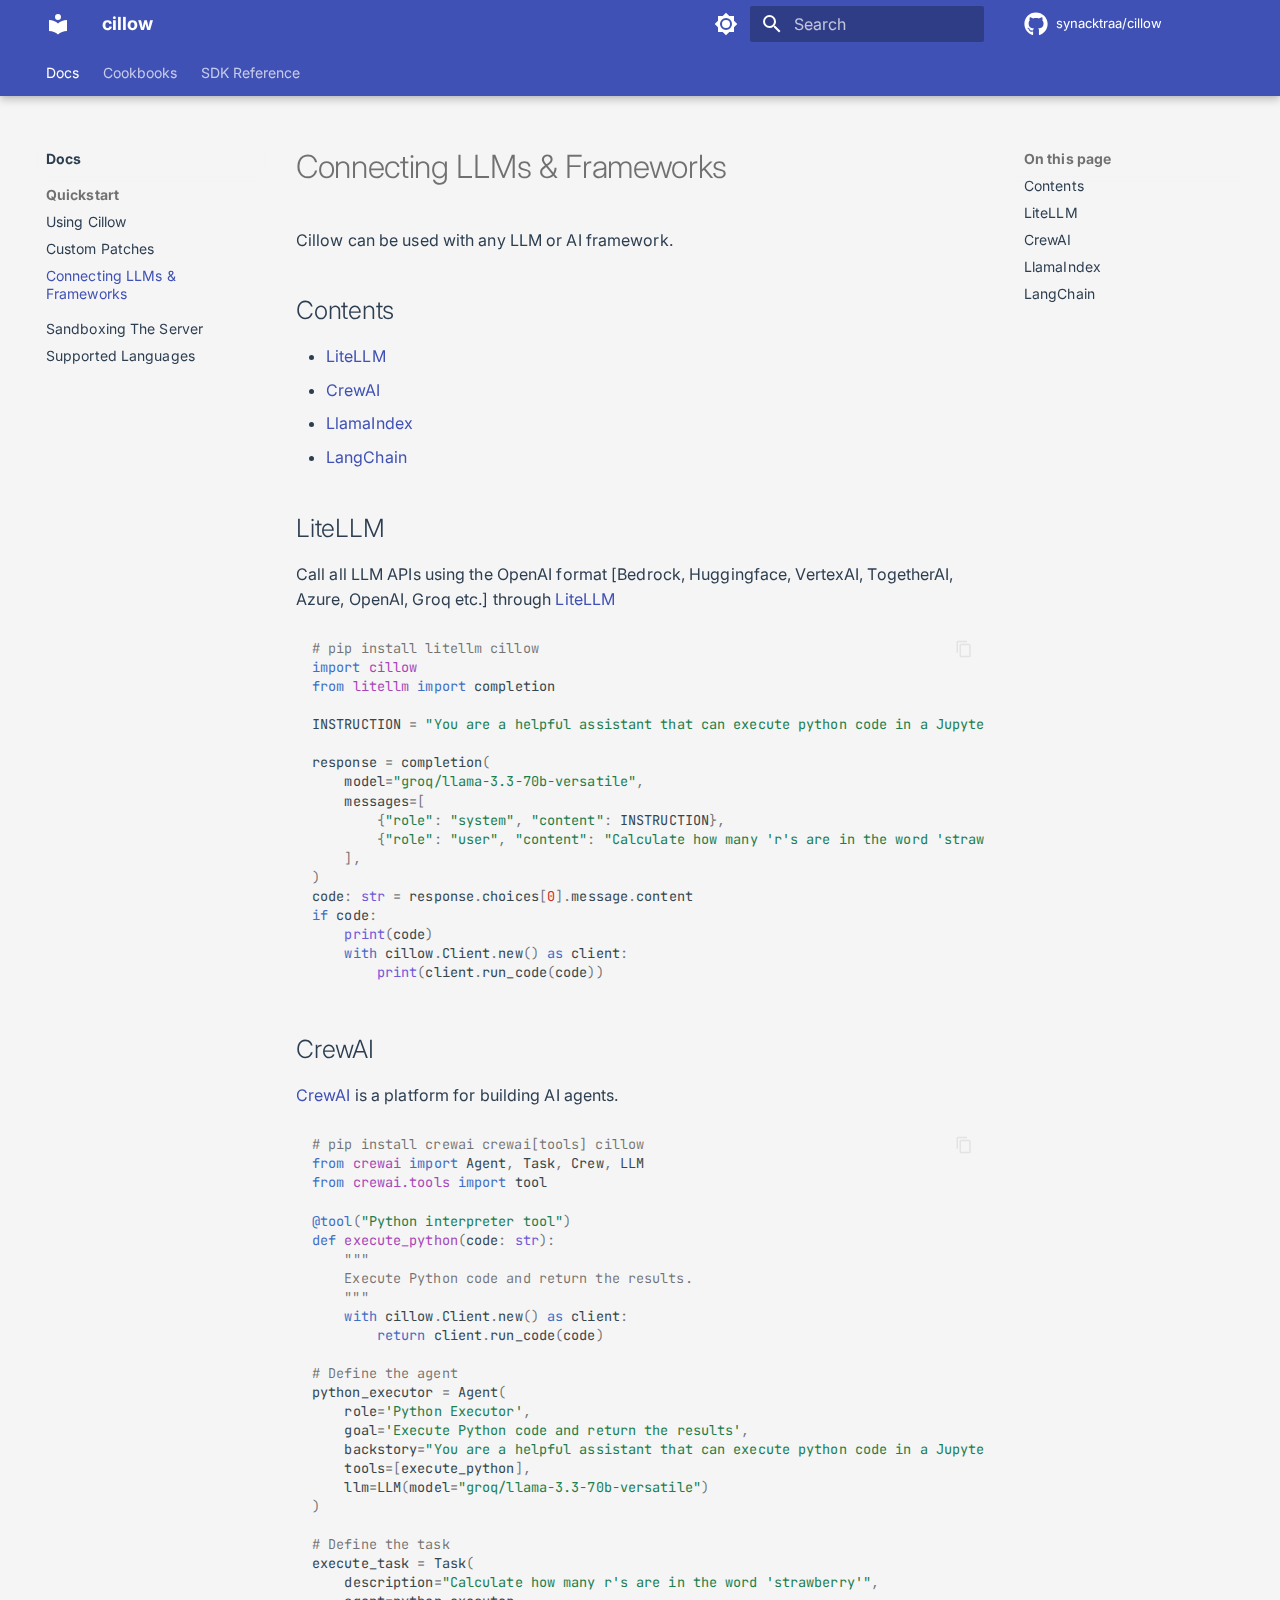
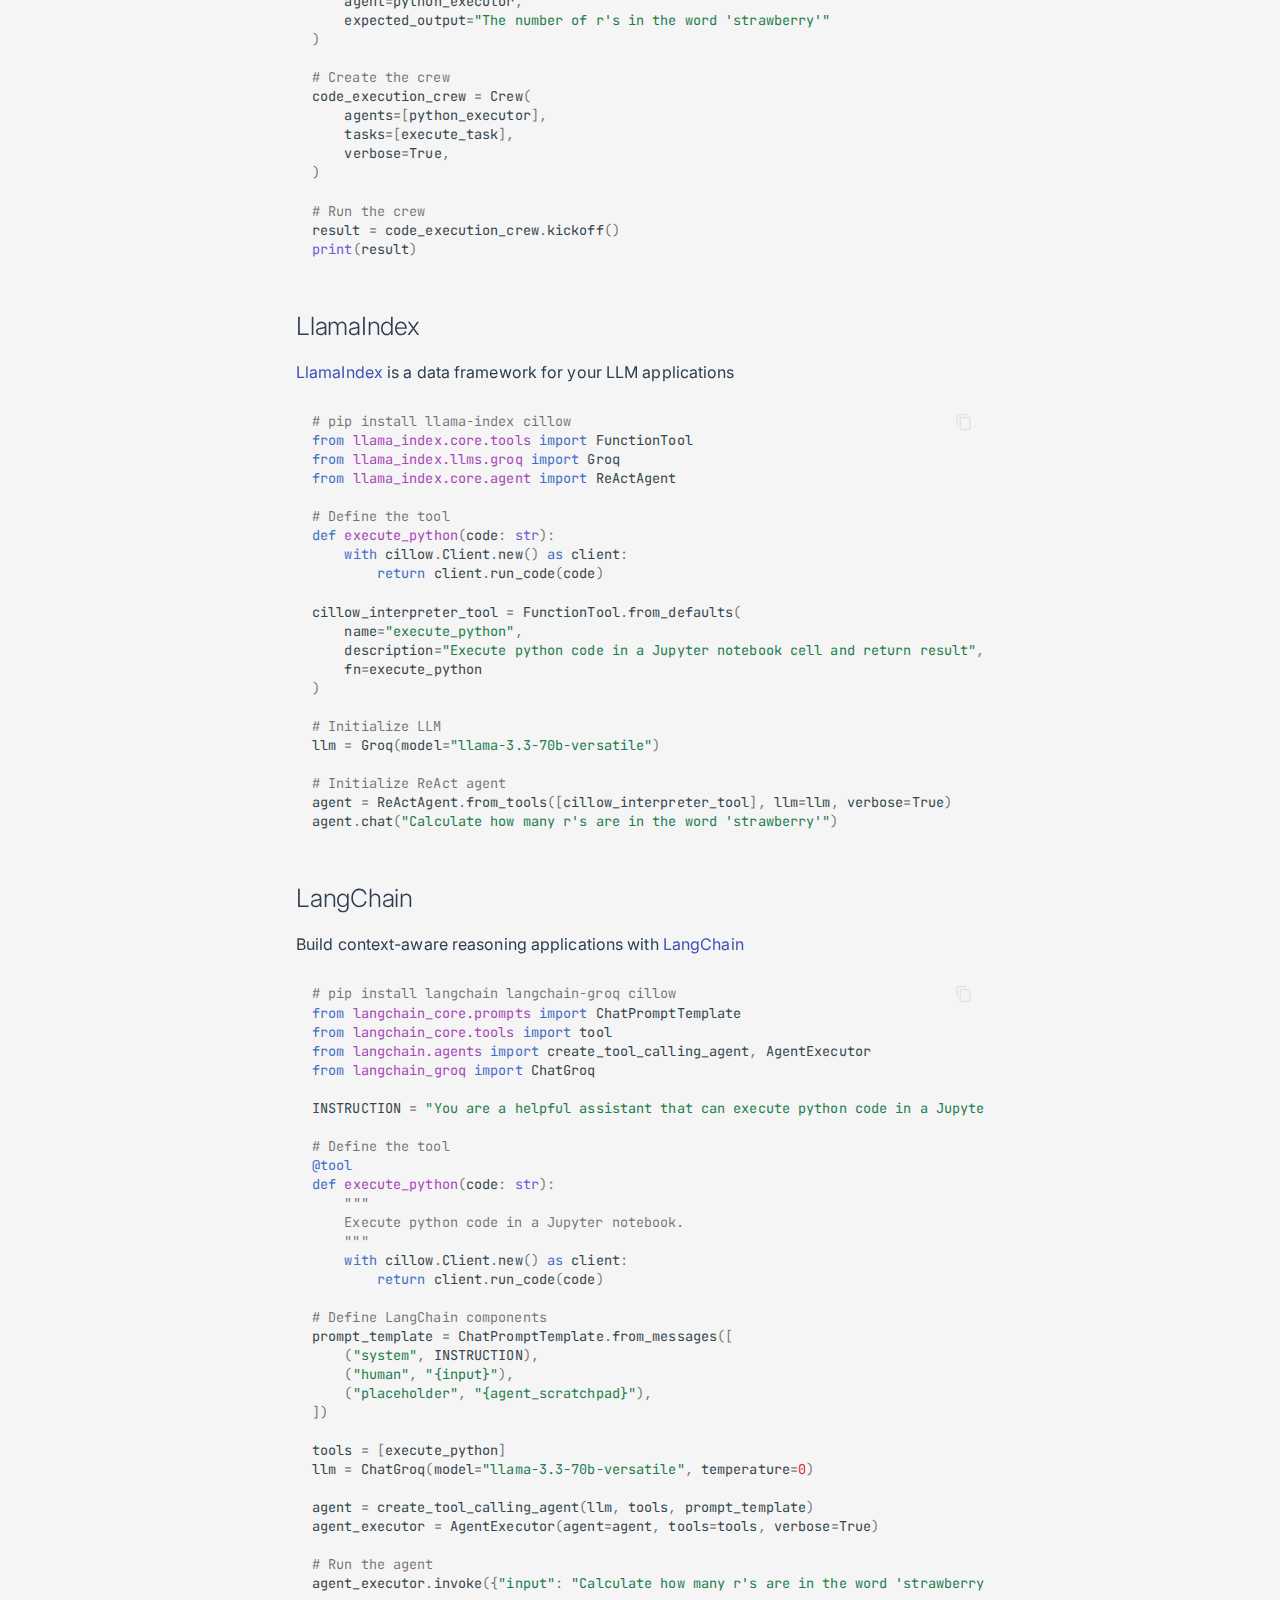
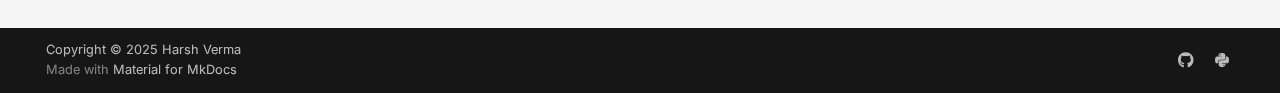
<file: quickstart/connecting_LLM_&_Frameworks/index.html>
<!doctype html>
<html lang="en" class="no-js">
  <head>
    
      <meta charset="utf-8">
      <meta name="viewport" content="width=device-width,initial-scale=1">
      
        <meta name="description" content="Code Interpreter Library">
      
      
        <meta name="author" content="Harsh Verma">
      
      
        <link rel="canonical" href="https://synacktraa.github.io/cillow/quickstart/connecting_LLM_%26_Frameworks/">
      
      
        <link rel="prev" href="../custom_patches/">
      
      
        <link rel="next" href="../../sandboxing_the_server/">
      
      
      <link rel="icon" href="../../assets/images/favicon.png">
      <meta name="generator" content="mkdocs-1.6.1, mkdocs-material-9.5.49">
    
    
      
        <title>Connecting LLMs & Frameworks - cillow</title>
      
    
    
      <link rel="stylesheet" href="../../assets/stylesheets/main.6f8fc17f.min.css">
      
        
        <link rel="stylesheet" href="../../assets/stylesheets/palette.06af60db.min.css">
      
      
  
  
    
    
  
    
    
  
    
    
  
    
    
  
    
    
  
    
    
  
    
    
  
    
    
  
    
    
  
    
    
  
    
    
  
    
    
  
  
  <style>:root{--md-admonition-icon--note:url('data:image/svg+xml;charset=utf-8,<svg xmlns="http://www.w3.org/2000/svg" viewBox="0 0 16 16"><path d="M1 7.775V2.75C1 1.784 1.784 1 2.75 1h5.025c.464 0 .91.184 1.238.513l6.25 6.25a1.75 1.75 0 0 1 0 2.474l-5.026 5.026a1.75 1.75 0 0 1-2.474 0l-6.25-6.25A1.75 1.75 0 0 1 1 7.775m1.5 0c0 .066.026.13.073.177l6.25 6.25a.25.25 0 0 0 .354 0l5.025-5.025a.25.25 0 0 0 0-.354l-6.25-6.25a.25.25 0 0 0-.177-.073H2.75a.25.25 0 0 0-.25.25ZM6 5a1 1 0 1 1 0 2 1 1 0 0 1 0-2"/></svg>');--md-admonition-icon--abstract:url('data:image/svg+xml;charset=utf-8,<svg xmlns="http://www.w3.org/2000/svg" viewBox="0 0 16 16"><path d="M2.5 1.75v11.5c0 .138.112.25.25.25h3.17a.75.75 0 0 1 0 1.5H2.75A1.75 1.75 0 0 1 1 13.25V1.75C1 .784 1.784 0 2.75 0h8.5C12.216 0 13 .784 13 1.75v7.736a.75.75 0 0 1-1.5 0V1.75a.25.25 0 0 0-.25-.25h-8.5a.25.25 0 0 0-.25.25m13.274 9.537zl-4.557 4.45a.75.75 0 0 1-1.055-.008l-1.943-1.95a.75.75 0 0 1 1.062-1.058l1.419 1.425 4.026-3.932a.75.75 0 1 1 1.048 1.074M4.75 4h4.5a.75.75 0 0 1 0 1.5h-4.5a.75.75 0 0 1 0-1.5M4 7.75A.75.75 0 0 1 4.75 7h2a.75.75 0 0 1 0 1.5h-2A.75.75 0 0 1 4 7.75"/></svg>');--md-admonition-icon--info:url('data:image/svg+xml;charset=utf-8,<svg xmlns="http://www.w3.org/2000/svg" viewBox="0 0 16 16"><path d="M0 8a8 8 0 1 1 16 0A8 8 0 0 1 0 8m8-6.5a6.5 6.5 0 1 0 0 13 6.5 6.5 0 0 0 0-13M6.5 7.75A.75.75 0 0 1 7.25 7h1a.75.75 0 0 1 .75.75v2.75h.25a.75.75 0 0 1 0 1.5h-2a.75.75 0 0 1 0-1.5h.25v-2h-.25a.75.75 0 0 1-.75-.75M8 6a1 1 0 1 1 0-2 1 1 0 0 1 0 2"/></svg>');--md-admonition-icon--tip:url('data:image/svg+xml;charset=utf-8,<svg xmlns="http://www.w3.org/2000/svg" viewBox="0 0 16 16"><path d="M3.499.75a.75.75 0 0 1 1.5 0v.996C5.9 2.903 6.793 3.65 7.662 4.376l.24.202c-.036-.694.055-1.422.426-2.163C9.1.873 10.794-.045 12.622.26 14.408.558 16 1.94 16 4.25c0 1.278-.954 2.575-2.44 2.734l.146.508.065.22c.203.701.412 1.455.476 2.226.142 1.707-.4 3.03-1.487 3.898C11.714 14.671 10.27 15 8.75 15h-6a.75.75 0 0 1 0-1.5h1.376a4.5 4.5 0 0 1-.563-1.191 3.84 3.84 0 0 1-.05-2.063 4.65 4.65 0 0 1-2.025-.293.75.75 0 0 1 .525-1.406c1.357.507 2.376-.006 2.698-.318l.009-.01a.747.747 0 0 1 1.06 0 .75.75 0 0 1-.012 1.074c-.912.92-.992 1.835-.768 2.586.221.74.745 1.337 1.196 1.621H8.75c1.343 0 2.398-.296 3.074-.836.635-.507 1.036-1.31.928-2.602-.05-.603-.216-1.224-.422-1.93l-.064-.221c-.12-.407-.246-.84-.353-1.29a2.4 2.4 0 0 1-.507-.441 3.1 3.1 0 0 1-.633-1.248.75.75 0 0 1 1.455-.364c.046.185.144.436.31.627.146.168.353.305.712.305.738 0 1.25-.615 1.25-1.25 0-1.47-.95-2.315-2.123-2.51-1.172-.196-2.227.387-2.706 1.345-.46.92-.27 1.774.019 3.062l.042.19.01.05c.348.443.666.949.94 1.553a.75.75 0 1 1-1.365.62c-.553-1.217-1.32-1.94-2.3-2.768L6.7 5.527c-.814-.68-1.75-1.462-2.692-2.619a3.7 3.7 0 0 0-1.023.88c-.406.495-.663 1.036-.722 1.508.116.122.306.21.591.239.388.038.797-.06 1.032-.19a.75.75 0 0 1 .728 1.31c-.515.287-1.23.439-1.906.373-.682-.067-1.473-.38-1.879-1.193L.75 5.677V5.5c0-.984.48-1.94 1.077-2.664.46-.559 1.05-1.055 1.673-1.353z"/></svg>');--md-admonition-icon--success:url('data:image/svg+xml;charset=utf-8,<svg xmlns="http://www.w3.org/2000/svg" viewBox="0 0 16 16"><path d="M13.78 4.22a.75.75 0 0 1 0 1.06l-7.25 7.25a.75.75 0 0 1-1.06 0L2.22 9.28a.75.75 0 0 1 .018-1.042.75.75 0 0 1 1.042-.018L6 10.94l6.72-6.72a.75.75 0 0 1 1.06 0"/></svg>');--md-admonition-icon--question:url('data:image/svg+xml;charset=utf-8,<svg xmlns="http://www.w3.org/2000/svg" viewBox="0 0 16 16"><path d="M0 8a8 8 0 1 1 16 0A8 8 0 0 1 0 8m8-6.5a6.5 6.5 0 1 0 0 13 6.5 6.5 0 0 0 0-13M6.92 6.085h.001a.749.749 0 1 1-1.342-.67c.169-.339.436-.701.849-.977C6.845 4.16 7.369 4 8 4a2.76 2.76 0 0 1 1.637.525c.503.377.863.965.863 1.725 0 .448-.115.83-.329 1.15-.205.307-.47.513-.692.662-.109.072-.22.138-.313.195l-.006.004a6 6 0 0 0-.26.16 1 1 0 0 0-.276.245.75.75 0 0 1-1.248-.832c.184-.264.42-.489.692-.661q.154-.1.313-.195l.007-.004c.1-.061.182-.11.258-.161a1 1 0 0 0 .277-.245C8.96 6.514 9 6.427 9 6.25a.61.61 0 0 0-.262-.525A1.27 1.27 0 0 0 8 5.5c-.369 0-.595.09-.74.187a1 1 0 0 0-.34.398M9 11a1 1 0 1 1-2 0 1 1 0 0 1 2 0"/></svg>');--md-admonition-icon--warning:url('data:image/svg+xml;charset=utf-8,<svg xmlns="http://www.w3.org/2000/svg" viewBox="0 0 16 16"><path d="M6.457 1.047c.659-1.234 2.427-1.234 3.086 0l6.082 11.378A1.75 1.75 0 0 1 14.082 15H1.918a1.75 1.75 0 0 1-1.543-2.575Zm1.763.707a.25.25 0 0 0-.44 0L1.698 13.132a.25.25 0 0 0 .22.368h12.164a.25.25 0 0 0 .22-.368Zm.53 3.996v2.5a.75.75 0 0 1-1.5 0v-2.5a.75.75 0 0 1 1.5 0M9 11a1 1 0 1 1-2 0 1 1 0 0 1 2 0"/></svg>');--md-admonition-icon--failure:url('data:image/svg+xml;charset=utf-8,<svg xmlns="http://www.w3.org/2000/svg" viewBox="0 0 16 16"><path d="M2.344 2.343za8 8 0 0 1 11.314 11.314A8.002 8.002 0 0 1 .234 10.089a8 8 0 0 1 2.11-7.746m1.06 10.253a6.5 6.5 0 1 0 9.108-9.275 6.5 6.5 0 0 0-9.108 9.275M6.03 4.97 8 6.94l1.97-1.97a.749.749 0 0 1 1.275.326.75.75 0 0 1-.215.734L9.06 8l1.97 1.97a.749.749 0 0 1-.326 1.275.75.75 0 0 1-.734-.215L8 9.06l-1.97 1.97a.749.749 0 0 1-1.275-.326.75.75 0 0 1 .215-.734L6.94 8 4.97 6.03a.75.75 0 0 1 .018-1.042.75.75 0 0 1 1.042-.018"/></svg>');--md-admonition-icon--danger:url('data:image/svg+xml;charset=utf-8,<svg xmlns="http://www.w3.org/2000/svg" viewBox="0 0 16 16"><path d="M9.504.43a1.516 1.516 0 0 1 2.437 1.713L10.415 5.5h2.123c1.57 0 2.346 1.909 1.22 3.004l-7.34 7.142a1.25 1.25 0 0 1-.871.354h-.302a1.25 1.25 0 0 1-1.157-1.723L5.633 10.5H3.462c-1.57 0-2.346-1.909-1.22-3.004zm1.047 1.074L3.286 8.571A.25.25 0 0 0 3.462 9H6.75a.75.75 0 0 1 .694 1.034l-1.713 4.188 6.982-6.793A.25.25 0 0 0 12.538 7H9.25a.75.75 0 0 1-.683-1.06l2.008-4.418.003-.006-.004-.009-.006-.006-.008-.001q-.005 0-.009.004"/></svg>');--md-admonition-icon--bug:url('data:image/svg+xml;charset=utf-8,<svg xmlns="http://www.w3.org/2000/svg" viewBox="0 0 16 16"><path d="M4.72.22a.75.75 0 0 1 1.06 0l1 .999a3.5 3.5 0 0 1 2.441 0l.999-1a.748.748 0 0 1 1.265.332.75.75 0 0 1-.205.729l-.775.776c.616.63.995 1.493.995 2.444v.327q0 .15-.025.292c.408.14.764.392 1.029.722l1.968-.787a.75.75 0 0 1 .556 1.392L13 7.258V9h2.25a.75.75 0 0 1 0 1.5H13v.5q-.002.615-.141 1.186l2.17.868a.75.75 0 0 1-.557 1.392l-2.184-.873A5 5 0 0 1 8 16a5 5 0 0 1-4.288-2.427l-2.183.873a.75.75 0 0 1-.558-1.392l2.17-.868A5 5 0 0 1 3 11v-.5H.75a.75.75 0 0 1 0-1.5H3V7.258L.971 6.446a.75.75 0 0 1 .558-1.392l1.967.787c.265-.33.62-.583 1.03-.722a1.7 1.7 0 0 1-.026-.292V4.5c0-.951.38-1.814.995-2.444L4.72 1.28a.75.75 0 0 1 0-1.06m.53 6.28a.75.75 0 0 0-.75.75V11a3.5 3.5 0 1 0 7 0V7.25a.75.75 0 0 0-.75-.75ZM6.173 5h3.654A.17.17 0 0 0 10 4.827V4.5a2 2 0 1 0-4 0v.327c0 .096.077.173.173.173"/></svg>');--md-admonition-icon--example:url('data:image/svg+xml;charset=utf-8,<svg xmlns="http://www.w3.org/2000/svg" viewBox="0 0 16 16"><path d="M5 5.782V2.5h-.25a.75.75 0 0 1 0-1.5h6.5a.75.75 0 0 1 0 1.5H11v3.282l3.666 5.76C15.619 13.04 14.543 15 12.767 15H3.233c-1.776 0-2.852-1.96-1.899-3.458Zm-2.4 6.565a.75.75 0 0 0 .633 1.153h9.534a.75.75 0 0 0 .633-1.153L12.225 10.5h-8.45ZM9.5 2.5h-3V6c0 .143-.04.283-.117.403L4.73 9h6.54L9.617 6.403A.75.75 0 0 1 9.5 6Z"/></svg>');--md-admonition-icon--quote:url('data:image/svg+xml;charset=utf-8,<svg xmlns="http://www.w3.org/2000/svg" viewBox="0 0 16 16"><path d="M1.75 2.5h10.5a.75.75 0 0 1 0 1.5H1.75a.75.75 0 0 1 0-1.5m4 5h8.5a.75.75 0 0 1 0 1.5h-8.5a.75.75 0 0 1 0-1.5m0 5h8.5a.75.75 0 0 1 0 1.5h-8.5a.75.75 0 0 1 0-1.5M2.5 7.75v6a.75.75 0 0 1-1.5 0v-6a.75.75 0 0 1 1.5 0"/></svg>');}</style>



    
    
      
    
    
      
        
        
        <link rel="preconnect" href="https://fonts.gstatic.com" crossorigin>
        <link rel="stylesheet" href="https://fonts.googleapis.com/css?family=Inter:300,300i,400,400i,700,700i%7CJetBrains+Mono:400,400i,700,700i&display=fallback">
        <style>:root{--md-text-font:"Inter";--md-code-font:"JetBrains Mono"}</style>
      
    
    
      <link rel="stylesheet" href="../../assets/_mkdocstrings.css">
    
      <link rel="stylesheet" href="../../stylesheets/extra.css">
    
    <script>__md_scope=new URL("../..",location),__md_hash=e=>[...e].reduce(((e,_)=>(e<<5)-e+_.charCodeAt(0)),0),__md_get=(e,_=localStorage,t=__md_scope)=>JSON.parse(_.getItem(t.pathname+"."+e)),__md_set=(e,_,t=localStorage,a=__md_scope)=>{try{t.setItem(a.pathname+"."+e,JSON.stringify(_))}catch(e){}}</script>
    
      

    
    
    
  </head>
  
  
    
    
      
    
    
    
    
    <body dir="ltr" data-md-color-scheme="default" data-md-color-primary="indigo" data-md-color-accent="deep-purple">
  
    
    <input class="md-toggle" data-md-toggle="drawer" type="checkbox" id="__drawer" autocomplete="off">
    <input class="md-toggle" data-md-toggle="search" type="checkbox" id="__search" autocomplete="off">
    <label class="md-overlay" for="__drawer"></label>
    <div data-md-component="skip">
      
        
        <a href="#contents" class="md-skip">
          Skip to content
        </a>
      
    </div>
    <div data-md-component="announce">
      
    </div>
    
    
      

  

<header class="md-header md-header--shadow md-header--lifted" data-md-component="header">
  <nav class="md-header__inner md-grid" aria-label="Header">
    <a href="../.." title="cillow" class="md-header__button md-logo" aria-label="cillow" data-md-component="logo">
      
  
  <svg xmlns="http://www.w3.org/2000/svg" viewBox="0 0 24 24"><path d="M12 8a3 3 0 0 0 3-3 3 3 0 0 0-3-3 3 3 0 0 0-3 3 3 3 0 0 0 3 3m0 3.54C9.64 9.35 6.5 8 3 8v11c3.5 0 6.64 1.35 9 3.54 2.36-2.19 5.5-3.54 9-3.54V8c-3.5 0-6.64 1.35-9 3.54"/></svg>

    </a>
    <label class="md-header__button md-icon" for="__drawer">
      
      <svg xmlns="http://www.w3.org/2000/svg" viewBox="0 0 24 24"><path d="M3 6h18v2H3zm0 5h18v2H3zm0 5h18v2H3z"/></svg>
    </label>
    <div class="md-header__title" data-md-component="header-title">
      <div class="md-header__ellipsis">
        <div class="md-header__topic">
          <span class="md-ellipsis">
            cillow
          </span>
        </div>
        <div class="md-header__topic" data-md-component="header-topic">
          <span class="md-ellipsis">
            
              Connecting LLMs & Frameworks
            
          </span>
        </div>
      </div>
    </div>
    
      
        <form class="md-header__option" data-md-component="palette">
  
    
    
    
    <input class="md-option" data-md-color-media="(prefers-color-scheme: light)" data-md-color-scheme="default" data-md-color-primary="indigo" data-md-color-accent="deep-purple"  aria-label="Switch to dark mode"  type="radio" name="__palette" id="__palette_0">
    
      <label class="md-header__button md-icon" title="Switch to dark mode" for="__palette_1" hidden>
        <svg xmlns="http://www.w3.org/2000/svg" viewBox="0 0 24 24"><path d="M12 8a4 4 0 0 0-4 4 4 4 0 0 0 4 4 4 4 0 0 0 4-4 4 4 0 0 0-4-4m0 10a6 6 0 0 1-6-6 6 6 0 0 1 6-6 6 6 0 0 1 6 6 6 6 0 0 1-6 6m8-9.31V4h-4.69L12 .69 8.69 4H4v4.69L.69 12 4 15.31V20h4.69L12 23.31 15.31 20H20v-4.69L23.31 12z"/></svg>
      </label>
    
  
    
    
    
    <input class="md-option" data-md-color-media="(prefers-color-scheme: dark)" data-md-color-scheme="slate" data-md-color-primary="blue-grey" data-md-color-accent="deep-purple"  aria-label="Switch to light mode"  type="radio" name="__palette" id="__palette_1">
    
      <label class="md-header__button md-icon" title="Switch to light mode" for="__palette_0" hidden>
        <svg xmlns="http://www.w3.org/2000/svg" viewBox="0 0 24 24"><path d="M12 18c-.89 0-1.74-.2-2.5-.55C11.56 16.5 13 14.42 13 12s-1.44-4.5-3.5-5.45C10.26 6.2 11.11 6 12 6a6 6 0 0 1 6 6 6 6 0 0 1-6 6m8-9.31V4h-4.69L12 .69 8.69 4H4v4.69L.69 12 4 15.31V20h4.69L12 23.31 15.31 20H20v-4.69L23.31 12z"/></svg>
      </label>
    
  
</form>
      
    
    
      <script>var palette=__md_get("__palette");if(palette&&palette.color){if("(prefers-color-scheme)"===palette.color.media){var media=matchMedia("(prefers-color-scheme: light)"),input=document.querySelector(media.matches?"[data-md-color-media='(prefers-color-scheme: light)']":"[data-md-color-media='(prefers-color-scheme: dark)']");palette.color.media=input.getAttribute("data-md-color-media"),palette.color.scheme=input.getAttribute("data-md-color-scheme"),palette.color.primary=input.getAttribute("data-md-color-primary"),palette.color.accent=input.getAttribute("data-md-color-accent")}for(var[key,value]of Object.entries(palette.color))document.body.setAttribute("data-md-color-"+key,value)}</script>
    
    
    
      <label class="md-header__button md-icon" for="__search">
        
        <svg xmlns="http://www.w3.org/2000/svg" viewBox="0 0 24 24"><path d="M9.5 3A6.5 6.5 0 0 1 16 9.5c0 1.61-.59 3.09-1.56 4.23l.27.27h.79l5 5-1.5 1.5-5-5v-.79l-.27-.27A6.52 6.52 0 0 1 9.5 16 6.5 6.5 0 0 1 3 9.5 6.5 6.5 0 0 1 9.5 3m0 2C7 5 5 7 5 9.5S7 14 9.5 14 14 12 14 9.5 12 5 9.5 5"/></svg>
      </label>
      <div class="md-search" data-md-component="search" role="dialog">
  <label class="md-search__overlay" for="__search"></label>
  <div class="md-search__inner" role="search">
    <form class="md-search__form" name="search">
      <input type="text" class="md-search__input" name="query" aria-label="Search" placeholder="Search" autocapitalize="off" autocorrect="off" autocomplete="off" spellcheck="false" data-md-component="search-query" required>
      <label class="md-search__icon md-icon" for="__search">
        
        <svg xmlns="http://www.w3.org/2000/svg" viewBox="0 0 24 24"><path d="M9.5 3A6.5 6.5 0 0 1 16 9.5c0 1.61-.59 3.09-1.56 4.23l.27.27h.79l5 5-1.5 1.5-5-5v-.79l-.27-.27A6.52 6.52 0 0 1 9.5 16 6.5 6.5 0 0 1 3 9.5 6.5 6.5 0 0 1 9.5 3m0 2C7 5 5 7 5 9.5S7 14 9.5 14 14 12 14 9.5 12 5 9.5 5"/></svg>
        
        <svg xmlns="http://www.w3.org/2000/svg" viewBox="0 0 24 24"><path d="M20 11v2H8l5.5 5.5-1.42 1.42L4.16 12l7.92-7.92L13.5 5.5 8 11z"/></svg>
      </label>
      <nav class="md-search__options" aria-label="Search">
        
        <button type="reset" class="md-search__icon md-icon" title="Clear" aria-label="Clear" tabindex="-1">
          
          <svg xmlns="http://www.w3.org/2000/svg" viewBox="0 0 24 24"><path d="M19 6.41 17.59 5 12 10.59 6.41 5 5 6.41 10.59 12 5 17.59 6.41 19 12 13.41 17.59 19 19 17.59 13.41 12z"/></svg>
        </button>
      </nav>
      
    </form>
    <div class="md-search__output">
      <div class="md-search__scrollwrap" tabindex="0" data-md-scrollfix>
        <div class="md-search-result" data-md-component="search-result">
          <div class="md-search-result__meta">
            Initializing search
          </div>
          <ol class="md-search-result__list" role="presentation"></ol>
        </div>
      </div>
    </div>
  </div>
</div>
    
    
      <div class="md-header__source">
        <a href="https://github.com/synacktraa/cillow" title="Go to repository" class="md-source" data-md-component="source">
  <div class="md-source__icon md-icon">
    
    <svg xmlns="http://www.w3.org/2000/svg" viewBox="0 0 496 512"><!--! Font Awesome Free 6.7.1 by @fontawesome - https://fontawesome.com License - https://fontawesome.com/license/free (Icons: CC BY 4.0, Fonts: SIL OFL 1.1, Code: MIT License) Copyright 2024 Fonticons, Inc.--><path d="M165.9 397.4c0 2-2.3 3.6-5.2 3.6-3.3.3-5.6-1.3-5.6-3.6 0-2 2.3-3.6 5.2-3.6 3-.3 5.6 1.3 5.6 3.6m-31.1-4.5c-.7 2 1.3 4.3 4.3 4.9 2.6 1 5.6 0 6.2-2s-1.3-4.3-4.3-5.2c-2.6-.7-5.5.3-6.2 2.3m44.2-1.7c-2.9.7-4.9 2.6-4.6 4.9.3 2 2.9 3.3 5.9 2.6 2.9-.7 4.9-2.6 4.6-4.6-.3-1.9-3-3.2-5.9-2.9M244.8 8C106.1 8 0 113.3 0 252c0 110.9 69.8 205.8 169.5 239.2 12.8 2.3 17.3-5.6 17.3-12.1 0-6.2-.3-40.4-.3-61.4 0 0-70 15-84.7-29.8 0 0-11.4-29.1-27.8-36.6 0 0-22.9-15.7 1.6-15.4 0 0 24.9 2 38.6 25.8 21.9 38.6 58.6 27.5 72.9 20.9 2.3-16 8.8-27.1 16-33.7-55.9-6.2-112.3-14.3-112.3-110.5 0-27.5 7.6-41.3 23.6-58.9-2.6-6.5-11.1-33.3 2.6-67.9 20.9-6.5 69 27 69 27 20-5.6 41.5-8.5 62.8-8.5s42.8 2.9 62.8 8.5c0 0 48.1-33.6 69-27 13.7 34.7 5.2 61.4 2.6 67.9 16 17.7 25.8 31.5 25.8 58.9 0 96.5-58.9 104.2-114.8 110.5 9.2 7.9 17 22.9 17 46.4 0 33.7-.3 75.4-.3 83.6 0 6.5 4.6 14.4 17.3 12.1C428.2 457.8 496 362.9 496 252 496 113.3 383.5 8 244.8 8M97.2 352.9c-1.3 1-1 3.3.7 5.2 1.6 1.6 3.9 2.3 5.2 1 1.3-1 1-3.3-.7-5.2-1.6-1.6-3.9-2.3-5.2-1m-10.8-8.1c-.7 1.3.3 2.9 2.3 3.9 1.6 1 3.6.7 4.3-.7.7-1.3-.3-2.9-2.3-3.9-2-.6-3.6-.3-4.3.7m32.4 35.6c-1.6 1.3-1 4.3 1.3 6.2 2.3 2.3 5.2 2.6 6.5 1 1.3-1.3.7-4.3-1.3-6.2-2.2-2.3-5.2-2.6-6.5-1m-11.4-14.7c-1.6 1-1.6 3.6 0 5.9s4.3 3.3 5.6 2.3c1.6-1.3 1.6-3.9 0-6.2-1.4-2.3-4-3.3-5.6-2"/></svg>
  </div>
  <div class="md-source__repository">
    synacktraa/cillow
  </div>
</a>
      </div>
    
  </nav>
  
    
      
<nav class="md-tabs" aria-label="Tabs" data-md-component="tabs">
  <div class="md-grid">
    <ul class="md-tabs__list">
      
        
  
  
    
  
  
    
    
      <li class="md-tabs__item md-tabs__item--active">
        <a href="../.." class="md-tabs__link">
          
  
    
  
  Docs

        </a>
      </li>
    
  

      
        
  
  
  
    <li class="md-tabs__item">
      <a href="../../cookbooks/" class="md-tabs__link">
        
  
    
  
  Cookbooks

      </a>
    </li>
  

      
        
  
  
  
    
    
      <li class="md-tabs__item">
        <a href="../../sdk_reference/interpreter/" class="md-tabs__link">
          
  
    
  
  SDK Reference

        </a>
      </li>
    
  

      
    </ul>
  </div>
</nav>
    
  
</header>
    
    <div class="md-container" data-md-component="container">
      
      
        
      
      <main class="md-main" data-md-component="main">
        <div class="md-main__inner md-grid">
          
            
              
              <div class="md-sidebar md-sidebar--primary" data-md-component="sidebar" data-md-type="navigation" >
                <div class="md-sidebar__scrollwrap">
                  <div class="md-sidebar__inner">
                    


  


<nav class="md-nav md-nav--primary md-nav--lifted" aria-label="Navigation" data-md-level="0">
  <label class="md-nav__title" for="__drawer">
    <a href="../.." title="cillow" class="md-nav__button md-logo" aria-label="cillow" data-md-component="logo">
      
  
  <svg xmlns="http://www.w3.org/2000/svg" viewBox="0 0 24 24"><path d="M12 8a3 3 0 0 0 3-3 3 3 0 0 0-3-3 3 3 0 0 0-3 3 3 3 0 0 0 3 3m0 3.54C9.64 9.35 6.5 8 3 8v11c3.5 0 6.64 1.35 9 3.54 2.36-2.19 5.5-3.54 9-3.54V8c-3.5 0-6.64 1.35-9 3.54"/></svg>

    </a>
    cillow
  </label>
  
    <div class="md-nav__source">
      <a href="https://github.com/synacktraa/cillow" title="Go to repository" class="md-source" data-md-component="source">
  <div class="md-source__icon md-icon">
    
    <svg xmlns="http://www.w3.org/2000/svg" viewBox="0 0 496 512"><!--! Font Awesome Free 6.7.1 by @fontawesome - https://fontawesome.com License - https://fontawesome.com/license/free (Icons: CC BY 4.0, Fonts: SIL OFL 1.1, Code: MIT License) Copyright 2024 Fonticons, Inc.--><path d="M165.9 397.4c0 2-2.3 3.6-5.2 3.6-3.3.3-5.6-1.3-5.6-3.6 0-2 2.3-3.6 5.2-3.6 3-.3 5.6 1.3 5.6 3.6m-31.1-4.5c-.7 2 1.3 4.3 4.3 4.9 2.6 1 5.6 0 6.2-2s-1.3-4.3-4.3-5.2c-2.6-.7-5.5.3-6.2 2.3m44.2-1.7c-2.9.7-4.9 2.6-4.6 4.9.3 2 2.9 3.3 5.9 2.6 2.9-.7 4.9-2.6 4.6-4.6-.3-1.9-3-3.2-5.9-2.9M244.8 8C106.1 8 0 113.3 0 252c0 110.9 69.8 205.8 169.5 239.2 12.8 2.3 17.3-5.6 17.3-12.1 0-6.2-.3-40.4-.3-61.4 0 0-70 15-84.7-29.8 0 0-11.4-29.1-27.8-36.6 0 0-22.9-15.7 1.6-15.4 0 0 24.9 2 38.6 25.8 21.9 38.6 58.6 27.5 72.9 20.9 2.3-16 8.8-27.1 16-33.7-55.9-6.2-112.3-14.3-112.3-110.5 0-27.5 7.6-41.3 23.6-58.9-2.6-6.5-11.1-33.3 2.6-67.9 20.9-6.5 69 27 69 27 20-5.6 41.5-8.5 62.8-8.5s42.8 2.9 62.8 8.5c0 0 48.1-33.6 69-27 13.7 34.7 5.2 61.4 2.6 67.9 16 17.7 25.8 31.5 25.8 58.9 0 96.5-58.9 104.2-114.8 110.5 9.2 7.9 17 22.9 17 46.4 0 33.7-.3 75.4-.3 83.6 0 6.5 4.6 14.4 17.3 12.1C428.2 457.8 496 362.9 496 252 496 113.3 383.5 8 244.8 8M97.2 352.9c-1.3 1-1 3.3.7 5.2 1.6 1.6 3.9 2.3 5.2 1 1.3-1 1-3.3-.7-5.2-1.6-1.6-3.9-2.3-5.2-1m-10.8-8.1c-.7 1.3.3 2.9 2.3 3.9 1.6 1 3.6.7 4.3-.7.7-1.3-.3-2.9-2.3-3.9-2-.6-3.6-.3-4.3.7m32.4 35.6c-1.6 1.3-1 4.3 1.3 6.2 2.3 2.3 5.2 2.6 6.5 1 1.3-1.3.7-4.3-1.3-6.2-2.2-2.3-5.2-2.6-6.5-1m-11.4-14.7c-1.6 1-1.6 3.6 0 5.9s4.3 3.3 5.6 2.3c1.6-1.3 1.6-3.9 0-6.2-1.4-2.3-4-3.3-5.6-2"/></svg>
  </div>
  <div class="md-source__repository">
    synacktraa/cillow
  </div>
</a>
    </div>
  
  <ul class="md-nav__list" data-md-scrollfix>
    
      
      
  
  
    
  
  
  
    
    
      
        
          
        
      
        
      
        
      
        
      
    
    
      
        
        
      
      
        
      
    
    
    <li class="md-nav__item md-nav__item--active md-nav__item--section md-nav__item--nested">
      
        
        
        <input class="md-nav__toggle md-toggle " type="checkbox" id="__nav_1" checked>
        
          
          
          <div class="md-nav__link md-nav__container">
            <a href="../.." class="md-nav__link ">
              
  
  <span class="md-ellipsis">
    Docs
  </span>
  

            </a>
            
              
              <label class="md-nav__link " for="__nav_1" id="__nav_1_label" tabindex="">
                <span class="md-nav__icon md-icon"></span>
              </label>
            
          </div>
        
        <nav class="md-nav" data-md-level="1" aria-labelledby="__nav_1_label" aria-expanded="true">
          <label class="md-nav__title" for="__nav_1">
            <span class="md-nav__icon md-icon"></span>
            Docs
          </label>
          <ul class="md-nav__list" data-md-scrollfix>
            
              
            
              
                
  
  
    
  
  
  
    
    
      
        
      
        
      
        
      
    
    
      
      
        
          
          
        
      
    
    
    <li class="md-nav__item md-nav__item--active md-nav__item--section md-nav__item--nested">
      
        
        
        <input class="md-nav__toggle md-toggle " type="checkbox" id="__nav_1_2" checked>
        
          
          <label class="md-nav__link" for="__nav_1_2" id="__nav_1_2_label" tabindex="">
            
  
  <span class="md-ellipsis">
    Quickstart
  </span>
  

            <span class="md-nav__icon md-icon"></span>
          </label>
        
        <nav class="md-nav" data-md-level="2" aria-labelledby="__nav_1_2_label" aria-expanded="true">
          <label class="md-nav__title" for="__nav_1_2">
            <span class="md-nav__icon md-icon"></span>
            Quickstart
          </label>
          <ul class="md-nav__list" data-md-scrollfix>
            
              
                
  
  
  
  
    <li class="md-nav__item">
      <a href="../using_cillow/" class="md-nav__link">
        
  
  <span class="md-ellipsis">
    Using Cillow
  </span>
  

      </a>
    </li>
  

              
            
              
                
  
  
  
  
    <li class="md-nav__item">
      <a href="../custom_patches/" class="md-nav__link">
        
  
  <span class="md-ellipsis">
    Custom Patches
  </span>
  

      </a>
    </li>
  

              
            
              
                
  
  
    
  
  
  
    <li class="md-nav__item md-nav__item--active">
      
      <input class="md-nav__toggle md-toggle" type="checkbox" id="__toc">
      
      
      
        <label class="md-nav__link md-nav__link--active" for="__toc">
          
  
  <span class="md-ellipsis">
    Connecting LLMs & Frameworks
  </span>
  

          <span class="md-nav__icon md-icon"></span>
        </label>
      
      <a href="./" class="md-nav__link md-nav__link--active">
        
  
  <span class="md-ellipsis">
    Connecting LLMs & Frameworks
  </span>
  

      </a>
      
        

  

<nav class="md-nav md-nav--secondary" aria-label="On this page">
  
  
  
  
    <label class="md-nav__title" for="__toc">
      <span class="md-nav__icon md-icon"></span>
      On this page
    </label>
    <ul class="md-nav__list" data-md-component="toc" data-md-scrollfix>
      
        <li class="md-nav__item">
  <a href="#contents" class="md-nav__link">
    <span class="md-ellipsis">
      Contents
    </span>
  </a>
  
</li>
      
        <li class="md-nav__item">
  <a href="#litellm" class="md-nav__link">
    <span class="md-ellipsis">
      LiteLLM
    </span>
  </a>
  
</li>
      
        <li class="md-nav__item">
  <a href="#crewai" class="md-nav__link">
    <span class="md-ellipsis">
      CrewAI
    </span>
  </a>
  
</li>
      
        <li class="md-nav__item">
  <a href="#llamaindex" class="md-nav__link">
    <span class="md-ellipsis">
      LlamaIndex
    </span>
  </a>
  
</li>
      
        <li class="md-nav__item">
  <a href="#langchain" class="md-nav__link">
    <span class="md-ellipsis">
      LangChain
    </span>
  </a>
  
</li>
      
    </ul>
  
</nav>
      
    </li>
  

              
            
          </ul>
        </nav>
      
    </li>
  

              
            
              
                
  
  
  
  
    <li class="md-nav__item">
      <a href="../../sandboxing_the_server/" class="md-nav__link">
        
  
  <span class="md-ellipsis">
    Sandboxing The Server
  </span>
  

      </a>
    </li>
  

              
            
              
                
  
  
  
  
    <li class="md-nav__item">
      <a href="../../supported_languages/" class="md-nav__link">
        
  
  <span class="md-ellipsis">
    Supported Languages
  </span>
  

      </a>
    </li>
  

              
            
          </ul>
        </nav>
      
    </li>
  

    
      
      
  
  
  
  
    <li class="md-nav__item">
      <a href="../../cookbooks/" class="md-nav__link">
        
  
  <span class="md-ellipsis">
    Cookbooks
  </span>
  

      </a>
    </li>
  

    
      
      
  
  
  
  
    
    
      
        
      
        
      
        
      
        
      
        
      
        
      
    
    
      
      
        
      
    
    
    <li class="md-nav__item md-nav__item--nested">
      
        
        
          
        
        <input class="md-nav__toggle md-toggle md-toggle--indeterminate" type="checkbox" id="__nav_3" >
        
          
          <label class="md-nav__link" for="__nav_3" id="__nav_3_label" tabindex="0">
            
  
  <span class="md-ellipsis">
    SDK Reference
  </span>
  

            <span class="md-nav__icon md-icon"></span>
          </label>
        
        <nav class="md-nav" data-md-level="1" aria-labelledby="__nav_3_label" aria-expanded="false">
          <label class="md-nav__title" for="__nav_3">
            <span class="md-nav__icon md-icon"></span>
            SDK Reference
          </label>
          <ul class="md-nav__list" data-md-scrollfix>
            
              
                
  
  
  
  
    <li class="md-nav__item">
      <a href="../../sdk_reference/interpreter/" class="md-nav__link">
        
  
  <span class="md-ellipsis">
    cillow.Interpreter
  </span>
  

      </a>
    </li>
  

              
            
              
                
  
  
  
  
    <li class="md-nav__item">
      <a href="../../sdk_reference/switchable/" class="md-nav__link">
        
  
  <span class="md-ellipsis">
    cillow.Switchable
  </span>
  

      </a>
    </li>
  

              
            
              
                
  
  
  
  
    <li class="md-nav__item">
      <a href="../../sdk_reference/client/" class="md-nav__link">
        
  
  <span class="md-ellipsis">
    cillow.Client
  </span>
  

      </a>
    </li>
  

              
            
              
                
  
  
  
  
    <li class="md-nav__item">
      <a href="../../sdk_reference/server/" class="md-nav__link">
        
  
  <span class="md-ellipsis">
    cillow.Server
  </span>
  

      </a>
    </li>
  

              
            
              
                
  
  
  
  
    <li class="md-nav__item">
      <a href="../../sdk_reference/patch/" class="md-nav__link">
        
  
  <span class="md-ellipsis">
    cillow.patch
  </span>
  

      </a>
    </li>
  

              
            
              
                
  
  
  
  
    <li class="md-nav__item">
      <a href="../../sdk_reference/prebuilt_patches/" class="md-nav__link">
        
  
  <span class="md-ellipsis">
    cillow.prebuilt_patches
  </span>
  

      </a>
    </li>
  

              
            
          </ul>
        </nav>
      
    </li>
  

    
  </ul>
</nav>
                  </div>
                </div>
              </div>
            
            
              
              <div class="md-sidebar md-sidebar--secondary" data-md-component="sidebar" data-md-type="toc" >
                <div class="md-sidebar__scrollwrap">
                  <div class="md-sidebar__inner">
                    

  

<nav class="md-nav md-nav--secondary" aria-label="On this page">
  
  
  
  
    <label class="md-nav__title" for="__toc">
      <span class="md-nav__icon md-icon"></span>
      On this page
    </label>
    <ul class="md-nav__list" data-md-component="toc" data-md-scrollfix>
      
        <li class="md-nav__item">
  <a href="#contents" class="md-nav__link">
    <span class="md-ellipsis">
      Contents
    </span>
  </a>
  
</li>
      
        <li class="md-nav__item">
  <a href="#litellm" class="md-nav__link">
    <span class="md-ellipsis">
      LiteLLM
    </span>
  </a>
  
</li>
      
        <li class="md-nav__item">
  <a href="#crewai" class="md-nav__link">
    <span class="md-ellipsis">
      CrewAI
    </span>
  </a>
  
</li>
      
        <li class="md-nav__item">
  <a href="#llamaindex" class="md-nav__link">
    <span class="md-ellipsis">
      LlamaIndex
    </span>
  </a>
  
</li>
      
        <li class="md-nav__item">
  <a href="#langchain" class="md-nav__link">
    <span class="md-ellipsis">
      LangChain
    </span>
  </a>
  
</li>
      
    </ul>
  
</nav>
                  </div>
                </div>
              </div>
            
          
          
            <div class="md-content" data-md-component="content">
              <article class="md-content__inner md-typeset">
                
                  

  
  


  <h1>Connecting LLMs & Frameworks</h1>

<p>Cillow can be used with any LLM or AI framework.</p>
<h2 id="contents">Contents<a class="headerlink" href="#contents" title="Permanent link">&para;</a></h2>
<ul>
<li><a href="#litellm">LiteLLM</a></li>
<li><a href="#crewai">CrewAI</a></li>
<li><a href="#llamaindex">LlamaIndex</a></li>
<li><a href="#langchain">LangChain</a></li>
</ul>
<h2 id="litellm">LiteLLM<a class="headerlink" href="#litellm" title="Permanent link">&para;</a></h2>
<p>Call all LLM APIs using the OpenAI format [Bedrock, Huggingface, VertexAI, TogetherAI, Azure, OpenAI, Groq etc.] through <a href="https://github.com/BerriAI/litellm">LiteLLM</a></p>
<div class="language-python highlight"><pre><span></span><code><span id="__span-0-1"><a id="__codelineno-0-1" name="__codelineno-0-1" href="#__codelineno-0-1"></a><span class="c1"># pip install litellm cillow</span>
</span><span id="__span-0-2"><a id="__codelineno-0-2" name="__codelineno-0-2" href="#__codelineno-0-2"></a><span class="kn">import</span> <span class="nn">cillow</span>
</span><span id="__span-0-3"><a id="__codelineno-0-3" name="__codelineno-0-3" href="#__codelineno-0-3"></a><span class="kn">from</span> <span class="nn">litellm</span> <span class="kn">import</span> <span class="n">completion</span>
</span><span id="__span-0-4"><a id="__codelineno-0-4" name="__codelineno-0-4" href="#__codelineno-0-4"></a>
</span><span id="__span-0-5"><a id="__codelineno-0-5" name="__codelineno-0-5" href="#__codelineno-0-5"></a><span class="n">INSTRUCTION</span> <span class="o">=</span> <span class="s2">&quot;You are a helpful assistant that can execute python code in a Jupyter notebook. Only respond with the code to be executed and nothing else. Strip backticks in code blocks.&quot;</span>
</span><span id="__span-0-6"><a id="__codelineno-0-6" name="__codelineno-0-6" href="#__codelineno-0-6"></a>
</span><span id="__span-0-7"><a id="__codelineno-0-7" name="__codelineno-0-7" href="#__codelineno-0-7"></a><span class="n">response</span> <span class="o">=</span> <span class="n">completion</span><span class="p">(</span>
</span><span id="__span-0-8"><a id="__codelineno-0-8" name="__codelineno-0-8" href="#__codelineno-0-8"></a>    <span class="n">model</span><span class="o">=</span><span class="s2">&quot;groq/llama-3.3-70b-versatile&quot;</span><span class="p">,</span>
</span><span id="__span-0-9"><a id="__codelineno-0-9" name="__codelineno-0-9" href="#__codelineno-0-9"></a>    <span class="n">messages</span><span class="o">=</span><span class="p">[</span>
</span><span id="__span-0-10"><a id="__codelineno-0-10" name="__codelineno-0-10" href="#__codelineno-0-10"></a>        <span class="p">{</span><span class="s2">&quot;role&quot;</span><span class="p">:</span> <span class="s2">&quot;system&quot;</span><span class="p">,</span> <span class="s2">&quot;content&quot;</span><span class="p">:</span> <span class="n">INSTRUCTION</span><span class="p">},</span>
</span><span id="__span-0-11"><a id="__codelineno-0-11" name="__codelineno-0-11" href="#__codelineno-0-11"></a>        <span class="p">{</span><span class="s2">&quot;role&quot;</span><span class="p">:</span> <span class="s2">&quot;user&quot;</span><span class="p">,</span> <span class="s2">&quot;content&quot;</span><span class="p">:</span> <span class="s2">&quot;Calculate how many &#39;r&#39;s are in the word &#39;strawberry&#39;.&quot;</span><span class="p">}</span>
</span><span id="__span-0-12"><a id="__codelineno-0-12" name="__codelineno-0-12" href="#__codelineno-0-12"></a>    <span class="p">],</span>
</span><span id="__span-0-13"><a id="__codelineno-0-13" name="__codelineno-0-13" href="#__codelineno-0-13"></a><span class="p">)</span>
</span><span id="__span-0-14"><a id="__codelineno-0-14" name="__codelineno-0-14" href="#__codelineno-0-14"></a><span class="n">code</span><span class="p">:</span> <span class="nb">str</span> <span class="o">=</span> <span class="n">response</span><span class="o">.</span><span class="n">choices</span><span class="p">[</span><span class="mi">0</span><span class="p">]</span><span class="o">.</span><span class="n">message</span><span class="o">.</span><span class="n">content</span>
</span><span id="__span-0-15"><a id="__codelineno-0-15" name="__codelineno-0-15" href="#__codelineno-0-15"></a><span class="k">if</span> <span class="n">code</span><span class="p">:</span>
</span><span id="__span-0-16"><a id="__codelineno-0-16" name="__codelineno-0-16" href="#__codelineno-0-16"></a>    <span class="nb">print</span><span class="p">(</span><span class="n">code</span><span class="p">)</span>
</span><span id="__span-0-17"><a id="__codelineno-0-17" name="__codelineno-0-17" href="#__codelineno-0-17"></a>    <span class="k">with</span> <span class="n">cillow</span><span class="o">.</span><span class="n">Client</span><span class="o">.</span><span class="n">new</span><span class="p">()</span> <span class="k">as</span> <span class="n">client</span><span class="p">:</span>
</span><span id="__span-0-18"><a id="__codelineno-0-18" name="__codelineno-0-18" href="#__codelineno-0-18"></a>        <span class="nb">print</span><span class="p">(</span><span class="n">client</span><span class="o">.</span><span class="n">run_code</span><span class="p">(</span><span class="n">code</span><span class="p">))</span>
</span></code></pre></div>
<h2 id="crewai">CrewAI<a class="headerlink" href="#crewai" title="Permanent link">&para;</a></h2>
<p><a href="https://github.com/crewAIInc/crewAI">CrewAI</a> is a platform for building AI agents.</p>
<div class="language-python highlight"><pre><span></span><code><span id="__span-1-1"><a id="__codelineno-1-1" name="__codelineno-1-1" href="#__codelineno-1-1"></a><span class="c1"># pip install crewai crewai[tools] cillow</span>
</span><span id="__span-1-2"><a id="__codelineno-1-2" name="__codelineno-1-2" href="#__codelineno-1-2"></a><span class="kn">from</span> <span class="nn">crewai</span> <span class="kn">import</span> <span class="n">Agent</span><span class="p">,</span> <span class="n">Task</span><span class="p">,</span> <span class="n">Crew</span><span class="p">,</span> <span class="n">LLM</span>
</span><span id="__span-1-3"><a id="__codelineno-1-3" name="__codelineno-1-3" href="#__codelineno-1-3"></a><span class="kn">from</span> <span class="nn">crewai.tools</span> <span class="kn">import</span> <span class="n">tool</span>
</span><span id="__span-1-4"><a id="__codelineno-1-4" name="__codelineno-1-4" href="#__codelineno-1-4"></a>
</span><span id="__span-1-5"><a id="__codelineno-1-5" name="__codelineno-1-5" href="#__codelineno-1-5"></a><span class="nd">@tool</span><span class="p">(</span><span class="s2">&quot;Python interpreter tool&quot;</span><span class="p">)</span>
</span><span id="__span-1-6"><a id="__codelineno-1-6" name="__codelineno-1-6" href="#__codelineno-1-6"></a><span class="k">def</span> <span class="nf">execute_python</span><span class="p">(</span><span class="n">code</span><span class="p">:</span> <span class="nb">str</span><span class="p">):</span>
</span><span id="__span-1-7"><a id="__codelineno-1-7" name="__codelineno-1-7" href="#__codelineno-1-7"></a><span class="w">    </span><span class="sd">&quot;&quot;&quot;</span>
</span><span id="__span-1-8"><a id="__codelineno-1-8" name="__codelineno-1-8" href="#__codelineno-1-8"></a><span class="sd">    Execute Python code and return the results.</span>
</span><span id="__span-1-9"><a id="__codelineno-1-9" name="__codelineno-1-9" href="#__codelineno-1-9"></a><span class="sd">    &quot;&quot;&quot;</span>
</span><span id="__span-1-10"><a id="__codelineno-1-10" name="__codelineno-1-10" href="#__codelineno-1-10"></a>    <span class="k">with</span> <span class="n">cillow</span><span class="o">.</span><span class="n">Client</span><span class="o">.</span><span class="n">new</span><span class="p">()</span> <span class="k">as</span> <span class="n">client</span><span class="p">:</span>
</span><span id="__span-1-11"><a id="__codelineno-1-11" name="__codelineno-1-11" href="#__codelineno-1-11"></a>        <span class="k">return</span> <span class="n">client</span><span class="o">.</span><span class="n">run_code</span><span class="p">(</span><span class="n">code</span><span class="p">)</span>
</span><span id="__span-1-12"><a id="__codelineno-1-12" name="__codelineno-1-12" href="#__codelineno-1-12"></a>
</span><span id="__span-1-13"><a id="__codelineno-1-13" name="__codelineno-1-13" href="#__codelineno-1-13"></a><span class="c1"># Define the agent</span>
</span><span id="__span-1-14"><a id="__codelineno-1-14" name="__codelineno-1-14" href="#__codelineno-1-14"></a><span class="n">python_executor</span> <span class="o">=</span> <span class="n">Agent</span><span class="p">(</span>
</span><span id="__span-1-15"><a id="__codelineno-1-15" name="__codelineno-1-15" href="#__codelineno-1-15"></a>    <span class="n">role</span><span class="o">=</span><span class="s1">&#39;Python Executor&#39;</span><span class="p">,</span>
</span><span id="__span-1-16"><a id="__codelineno-1-16" name="__codelineno-1-16" href="#__codelineno-1-16"></a>    <span class="n">goal</span><span class="o">=</span><span class="s1">&#39;Execute Python code and return the results&#39;</span><span class="p">,</span>
</span><span id="__span-1-17"><a id="__codelineno-1-17" name="__codelineno-1-17" href="#__codelineno-1-17"></a>    <span class="n">backstory</span><span class="o">=</span><span class="s2">&quot;You are a helpful assistant that can execute python code in a Jupyter notebook.&quot;</span><span class="p">,</span>
</span><span id="__span-1-18"><a id="__codelineno-1-18" name="__codelineno-1-18" href="#__codelineno-1-18"></a>    <span class="n">tools</span><span class="o">=</span><span class="p">[</span><span class="n">execute_python</span><span class="p">],</span>
</span><span id="__span-1-19"><a id="__codelineno-1-19" name="__codelineno-1-19" href="#__codelineno-1-19"></a>    <span class="n">llm</span><span class="o">=</span><span class="n">LLM</span><span class="p">(</span><span class="n">model</span><span class="o">=</span><span class="s2">&quot;groq/llama-3.3-70b-versatile&quot;</span><span class="p">)</span>
</span><span id="__span-1-20"><a id="__codelineno-1-20" name="__codelineno-1-20" href="#__codelineno-1-20"></a><span class="p">)</span>
</span><span id="__span-1-21"><a id="__codelineno-1-21" name="__codelineno-1-21" href="#__codelineno-1-21"></a>
</span><span id="__span-1-22"><a id="__codelineno-1-22" name="__codelineno-1-22" href="#__codelineno-1-22"></a><span class="c1"># Define the task</span>
</span><span id="__span-1-23"><a id="__codelineno-1-23" name="__codelineno-1-23" href="#__codelineno-1-23"></a><span class="n">execute_task</span> <span class="o">=</span> <span class="n">Task</span><span class="p">(</span>
</span><span id="__span-1-24"><a id="__codelineno-1-24" name="__codelineno-1-24" href="#__codelineno-1-24"></a>    <span class="n">description</span><span class="o">=</span><span class="s2">&quot;Calculate how many r&#39;s are in the word &#39;strawberry&#39;&quot;</span><span class="p">,</span>
</span><span id="__span-1-25"><a id="__codelineno-1-25" name="__codelineno-1-25" href="#__codelineno-1-25"></a>    <span class="n">agent</span><span class="o">=</span><span class="n">python_executor</span><span class="p">,</span>
</span><span id="__span-1-26"><a id="__codelineno-1-26" name="__codelineno-1-26" href="#__codelineno-1-26"></a>    <span class="n">expected_output</span><span class="o">=</span><span class="s2">&quot;The number of r&#39;s in the word &#39;strawberry&#39;&quot;</span>
</span><span id="__span-1-27"><a id="__codelineno-1-27" name="__codelineno-1-27" href="#__codelineno-1-27"></a><span class="p">)</span>
</span><span id="__span-1-28"><a id="__codelineno-1-28" name="__codelineno-1-28" href="#__codelineno-1-28"></a>
</span><span id="__span-1-29"><a id="__codelineno-1-29" name="__codelineno-1-29" href="#__codelineno-1-29"></a><span class="c1"># Create the crew</span>
</span><span id="__span-1-30"><a id="__codelineno-1-30" name="__codelineno-1-30" href="#__codelineno-1-30"></a><span class="n">code_execution_crew</span> <span class="o">=</span> <span class="n">Crew</span><span class="p">(</span>
</span><span id="__span-1-31"><a id="__codelineno-1-31" name="__codelineno-1-31" href="#__codelineno-1-31"></a>    <span class="n">agents</span><span class="o">=</span><span class="p">[</span><span class="n">python_executor</span><span class="p">],</span>
</span><span id="__span-1-32"><a id="__codelineno-1-32" name="__codelineno-1-32" href="#__codelineno-1-32"></a>    <span class="n">tasks</span><span class="o">=</span><span class="p">[</span><span class="n">execute_task</span><span class="p">],</span>
</span><span id="__span-1-33"><a id="__codelineno-1-33" name="__codelineno-1-33" href="#__codelineno-1-33"></a>    <span class="n">verbose</span><span class="o">=</span><span class="kc">True</span><span class="p">,</span>
</span><span id="__span-1-34"><a id="__codelineno-1-34" name="__codelineno-1-34" href="#__codelineno-1-34"></a><span class="p">)</span>
</span><span id="__span-1-35"><a id="__codelineno-1-35" name="__codelineno-1-35" href="#__codelineno-1-35"></a>
</span><span id="__span-1-36"><a id="__codelineno-1-36" name="__codelineno-1-36" href="#__codelineno-1-36"></a><span class="c1"># Run the crew</span>
</span><span id="__span-1-37"><a id="__codelineno-1-37" name="__codelineno-1-37" href="#__codelineno-1-37"></a><span class="n">result</span> <span class="o">=</span> <span class="n">code_execution_crew</span><span class="o">.</span><span class="n">kickoff</span><span class="p">()</span>
</span><span id="__span-1-38"><a id="__codelineno-1-38" name="__codelineno-1-38" href="#__codelineno-1-38"></a><span class="nb">print</span><span class="p">(</span><span class="n">result</span><span class="p">)</span>
</span></code></pre></div>
<h2 id="llamaindex">LlamaIndex<a class="headerlink" href="#llamaindex" title="Permanent link">&para;</a></h2>
<p><a href="https://github.com/run-llama/llama_index">LlamaIndex</a> is a data framework for your LLM applications</p>
<div class="language-python highlight"><pre><span></span><code><span id="__span-2-1"><a id="__codelineno-2-1" name="__codelineno-2-1" href="#__codelineno-2-1"></a><span class="c1"># pip install llama-index cillow</span>
</span><span id="__span-2-2"><a id="__codelineno-2-2" name="__codelineno-2-2" href="#__codelineno-2-2"></a><span class="kn">from</span> <span class="nn">llama_index.core.tools</span> <span class="kn">import</span> <span class="n">FunctionTool</span>
</span><span id="__span-2-3"><a id="__codelineno-2-3" name="__codelineno-2-3" href="#__codelineno-2-3"></a><span class="kn">from</span> <span class="nn">llama_index.llms.groq</span> <span class="kn">import</span> <span class="n">Groq</span>
</span><span id="__span-2-4"><a id="__codelineno-2-4" name="__codelineno-2-4" href="#__codelineno-2-4"></a><span class="kn">from</span> <span class="nn">llama_index.core.agent</span> <span class="kn">import</span> <span class="n">ReActAgent</span>
</span><span id="__span-2-5"><a id="__codelineno-2-5" name="__codelineno-2-5" href="#__codelineno-2-5"></a>
</span><span id="__span-2-6"><a id="__codelineno-2-6" name="__codelineno-2-6" href="#__codelineno-2-6"></a><span class="c1"># Define the tool</span>
</span><span id="__span-2-7"><a id="__codelineno-2-7" name="__codelineno-2-7" href="#__codelineno-2-7"></a><span class="k">def</span> <span class="nf">execute_python</span><span class="p">(</span><span class="n">code</span><span class="p">:</span> <span class="nb">str</span><span class="p">):</span>
</span><span id="__span-2-8"><a id="__codelineno-2-8" name="__codelineno-2-8" href="#__codelineno-2-8"></a>    <span class="k">with</span> <span class="n">cillow</span><span class="o">.</span><span class="n">Client</span><span class="o">.</span><span class="n">new</span><span class="p">()</span> <span class="k">as</span> <span class="n">client</span><span class="p">:</span>
</span><span id="__span-2-9"><a id="__codelineno-2-9" name="__codelineno-2-9" href="#__codelineno-2-9"></a>        <span class="k">return</span> <span class="n">client</span><span class="o">.</span><span class="n">run_code</span><span class="p">(</span><span class="n">code</span><span class="p">)</span>
</span><span id="__span-2-10"><a id="__codelineno-2-10" name="__codelineno-2-10" href="#__codelineno-2-10"></a>
</span><span id="__span-2-11"><a id="__codelineno-2-11" name="__codelineno-2-11" href="#__codelineno-2-11"></a><span class="n">cillow_interpreter_tool</span> <span class="o">=</span> <span class="n">FunctionTool</span><span class="o">.</span><span class="n">from_defaults</span><span class="p">(</span>
</span><span id="__span-2-12"><a id="__codelineno-2-12" name="__codelineno-2-12" href="#__codelineno-2-12"></a>    <span class="n">name</span><span class="o">=</span><span class="s2">&quot;execute_python&quot;</span><span class="p">,</span>
</span><span id="__span-2-13"><a id="__codelineno-2-13" name="__codelineno-2-13" href="#__codelineno-2-13"></a>    <span class="n">description</span><span class="o">=</span><span class="s2">&quot;Execute python code in a Jupyter notebook cell and return result&quot;</span><span class="p">,</span>
</span><span id="__span-2-14"><a id="__codelineno-2-14" name="__codelineno-2-14" href="#__codelineno-2-14"></a>    <span class="n">fn</span><span class="o">=</span><span class="n">execute_python</span>
</span><span id="__span-2-15"><a id="__codelineno-2-15" name="__codelineno-2-15" href="#__codelineno-2-15"></a><span class="p">)</span>
</span><span id="__span-2-16"><a id="__codelineno-2-16" name="__codelineno-2-16" href="#__codelineno-2-16"></a>
</span><span id="__span-2-17"><a id="__codelineno-2-17" name="__codelineno-2-17" href="#__codelineno-2-17"></a><span class="c1"># Initialize LLM</span>
</span><span id="__span-2-18"><a id="__codelineno-2-18" name="__codelineno-2-18" href="#__codelineno-2-18"></a><span class="n">llm</span> <span class="o">=</span> <span class="n">Groq</span><span class="p">(</span><span class="n">model</span><span class="o">=</span><span class="s2">&quot;llama-3.3-70b-versatile&quot;</span><span class="p">)</span>
</span><span id="__span-2-19"><a id="__codelineno-2-19" name="__codelineno-2-19" href="#__codelineno-2-19"></a>
</span><span id="__span-2-20"><a id="__codelineno-2-20" name="__codelineno-2-20" href="#__codelineno-2-20"></a><span class="c1"># Initialize ReAct agent</span>
</span><span id="__span-2-21"><a id="__codelineno-2-21" name="__codelineno-2-21" href="#__codelineno-2-21"></a><span class="n">agent</span> <span class="o">=</span> <span class="n">ReActAgent</span><span class="o">.</span><span class="n">from_tools</span><span class="p">([</span><span class="n">cillow_interpreter_tool</span><span class="p">],</span> <span class="n">llm</span><span class="o">=</span><span class="n">llm</span><span class="p">,</span> <span class="n">verbose</span><span class="o">=</span><span class="kc">True</span><span class="p">)</span>
</span><span id="__span-2-22"><a id="__codelineno-2-22" name="__codelineno-2-22" href="#__codelineno-2-22"></a><span class="n">agent</span><span class="o">.</span><span class="n">chat</span><span class="p">(</span><span class="s2">&quot;Calculate how many r&#39;s are in the word &#39;strawberry&#39;&quot;</span><span class="p">)</span>
</span></code></pre></div>
<h2 id="langchain">LangChain<a class="headerlink" href="#langchain" title="Permanent link">&para;</a></h2>
<p>Build context-aware reasoning applications with <a href="https://github.com/langchain-ai/langchain">LangChain</a></p>
<div class="language-python highlight"><pre><span></span><code><span id="__span-3-1"><a id="__codelineno-3-1" name="__codelineno-3-1" href="#__codelineno-3-1"></a><span class="c1"># pip install langchain langchain-groq cillow</span>
</span><span id="__span-3-2"><a id="__codelineno-3-2" name="__codelineno-3-2" href="#__codelineno-3-2"></a><span class="kn">from</span> <span class="nn">langchain_core.prompts</span> <span class="kn">import</span> <span class="n">ChatPromptTemplate</span>
</span><span id="__span-3-3"><a id="__codelineno-3-3" name="__codelineno-3-3" href="#__codelineno-3-3"></a><span class="kn">from</span> <span class="nn">langchain_core.tools</span> <span class="kn">import</span> <span class="n">tool</span>
</span><span id="__span-3-4"><a id="__codelineno-3-4" name="__codelineno-3-4" href="#__codelineno-3-4"></a><span class="kn">from</span> <span class="nn">langchain.agents</span> <span class="kn">import</span> <span class="n">create_tool_calling_agent</span><span class="p">,</span> <span class="n">AgentExecutor</span>
</span><span id="__span-3-5"><a id="__codelineno-3-5" name="__codelineno-3-5" href="#__codelineno-3-5"></a><span class="kn">from</span> <span class="nn">langchain_groq</span> <span class="kn">import</span> <span class="n">ChatGroq</span>
</span><span id="__span-3-6"><a id="__codelineno-3-6" name="__codelineno-3-6" href="#__codelineno-3-6"></a>
</span><span id="__span-3-7"><a id="__codelineno-3-7" name="__codelineno-3-7" href="#__codelineno-3-7"></a><span class="n">INSTRUCTION</span> <span class="o">=</span> <span class="s2">&quot;You are a helpful assistant that can execute python code in a Jupyter notebook.&quot;</span>
</span><span id="__span-3-8"><a id="__codelineno-3-8" name="__codelineno-3-8" href="#__codelineno-3-8"></a>
</span><span id="__span-3-9"><a id="__codelineno-3-9" name="__codelineno-3-9" href="#__codelineno-3-9"></a><span class="c1"># Define the tool</span>
</span><span id="__span-3-10"><a id="__codelineno-3-10" name="__codelineno-3-10" href="#__codelineno-3-10"></a><span class="nd">@tool</span>
</span><span id="__span-3-11"><a id="__codelineno-3-11" name="__codelineno-3-11" href="#__codelineno-3-11"></a><span class="k">def</span> <span class="nf">execute_python</span><span class="p">(</span><span class="n">code</span><span class="p">:</span> <span class="nb">str</span><span class="p">):</span>
</span><span id="__span-3-12"><a id="__codelineno-3-12" name="__codelineno-3-12" href="#__codelineno-3-12"></a><span class="w">    </span><span class="sd">&quot;&quot;&quot;</span>
</span><span id="__span-3-13"><a id="__codelineno-3-13" name="__codelineno-3-13" href="#__codelineno-3-13"></a><span class="sd">    Execute python code in a Jupyter notebook.</span>
</span><span id="__span-3-14"><a id="__codelineno-3-14" name="__codelineno-3-14" href="#__codelineno-3-14"></a><span class="sd">    &quot;&quot;&quot;</span>
</span><span id="__span-3-15"><a id="__codelineno-3-15" name="__codelineno-3-15" href="#__codelineno-3-15"></a>    <span class="k">with</span> <span class="n">cillow</span><span class="o">.</span><span class="n">Client</span><span class="o">.</span><span class="n">new</span><span class="p">()</span> <span class="k">as</span> <span class="n">client</span><span class="p">:</span>
</span><span id="__span-3-16"><a id="__codelineno-3-16" name="__codelineno-3-16" href="#__codelineno-3-16"></a>        <span class="k">return</span> <span class="n">client</span><span class="o">.</span><span class="n">run_code</span><span class="p">(</span><span class="n">code</span><span class="p">)</span>
</span><span id="__span-3-17"><a id="__codelineno-3-17" name="__codelineno-3-17" href="#__codelineno-3-17"></a>
</span><span id="__span-3-18"><a id="__codelineno-3-18" name="__codelineno-3-18" href="#__codelineno-3-18"></a><span class="c1"># Define LangChain components</span>
</span><span id="__span-3-19"><a id="__codelineno-3-19" name="__codelineno-3-19" href="#__codelineno-3-19"></a><span class="n">prompt_template</span> <span class="o">=</span> <span class="n">ChatPromptTemplate</span><span class="o">.</span><span class="n">from_messages</span><span class="p">([</span>
</span><span id="__span-3-20"><a id="__codelineno-3-20" name="__codelineno-3-20" href="#__codelineno-3-20"></a>    <span class="p">(</span><span class="s2">&quot;system&quot;</span><span class="p">,</span> <span class="n">INSTRUCTION</span><span class="p">),</span>
</span><span id="__span-3-21"><a id="__codelineno-3-21" name="__codelineno-3-21" href="#__codelineno-3-21"></a>    <span class="p">(</span><span class="s2">&quot;human&quot;</span><span class="p">,</span> <span class="s2">&quot;</span><span class="si">{input}</span><span class="s2">&quot;</span><span class="p">),</span>
</span><span id="__span-3-22"><a id="__codelineno-3-22" name="__codelineno-3-22" href="#__codelineno-3-22"></a>    <span class="p">(</span><span class="s2">&quot;placeholder&quot;</span><span class="p">,</span> <span class="s2">&quot;</span><span class="si">{agent_scratchpad}</span><span class="s2">&quot;</span><span class="p">),</span>
</span><span id="__span-3-23"><a id="__codelineno-3-23" name="__codelineno-3-23" href="#__codelineno-3-23"></a><span class="p">])</span>
</span><span id="__span-3-24"><a id="__codelineno-3-24" name="__codelineno-3-24" href="#__codelineno-3-24"></a>
</span><span id="__span-3-25"><a id="__codelineno-3-25" name="__codelineno-3-25" href="#__codelineno-3-25"></a><span class="n">tools</span> <span class="o">=</span> <span class="p">[</span><span class="n">execute_python</span><span class="p">]</span>
</span><span id="__span-3-26"><a id="__codelineno-3-26" name="__codelineno-3-26" href="#__codelineno-3-26"></a><span class="n">llm</span> <span class="o">=</span> <span class="n">ChatGroq</span><span class="p">(</span><span class="n">model</span><span class="o">=</span><span class="s2">&quot;llama-3.3-70b-versatile&quot;</span><span class="p">,</span> <span class="n">temperature</span><span class="o">=</span><span class="mi">0</span><span class="p">)</span>
</span><span id="__span-3-27"><a id="__codelineno-3-27" name="__codelineno-3-27" href="#__codelineno-3-27"></a>
</span><span id="__span-3-28"><a id="__codelineno-3-28" name="__codelineno-3-28" href="#__codelineno-3-28"></a><span class="n">agent</span> <span class="o">=</span> <span class="n">create_tool_calling_agent</span><span class="p">(</span><span class="n">llm</span><span class="p">,</span> <span class="n">tools</span><span class="p">,</span> <span class="n">prompt_template</span><span class="p">)</span>
</span><span id="__span-3-29"><a id="__codelineno-3-29" name="__codelineno-3-29" href="#__codelineno-3-29"></a><span class="n">agent_executor</span> <span class="o">=</span> <span class="n">AgentExecutor</span><span class="p">(</span><span class="n">agent</span><span class="o">=</span><span class="n">agent</span><span class="p">,</span> <span class="n">tools</span><span class="o">=</span><span class="n">tools</span><span class="p">,</span> <span class="n">verbose</span><span class="o">=</span><span class="kc">True</span><span class="p">)</span>
</span><span id="__span-3-30"><a id="__codelineno-3-30" name="__codelineno-3-30" href="#__codelineno-3-30"></a>
</span><span id="__span-3-31"><a id="__codelineno-3-31" name="__codelineno-3-31" href="#__codelineno-3-31"></a><span class="c1"># Run the agent</span>
</span><span id="__span-3-32"><a id="__codelineno-3-32" name="__codelineno-3-32" href="#__codelineno-3-32"></a><span class="n">agent_executor</span><span class="o">.</span><span class="n">invoke</span><span class="p">({</span><span class="s2">&quot;input&quot;</span><span class="p">:</span> <span class="s2">&quot;Calculate how many r&#39;s are in the word &#39;strawberry&#39;&quot;</span><span class="p">})</span>
</span></code></pre></div>












                
              </article>
            </div>
          
          
<script>var target=document.getElementById(location.hash.slice(1));target&&target.name&&(target.checked=target.name.startsWith("__tabbed_"))</script>
        </div>
        
      </main>
      
        <footer class="md-footer">
  
  <div class="md-footer-meta md-typeset">
    <div class="md-footer-meta__inner md-grid">
      <div class="md-copyright">
  
    <div class="md-copyright__highlight">
      Copyright &copy; 2025 Harsh Verma
    </div>
  
  
    Made with
    <a href="https://squidfunk.github.io/mkdocs-material/" target="_blank" rel="noopener">
      Material for MkDocs
    </a>
  
</div>
      
        <div class="md-social">
  
    
    
    
    
      
      
    
    <a href="https://github.com/synacktraa/cillow" target="_blank" rel="noopener" title="github.com" class="md-social__link">
      <svg xmlns="http://www.w3.org/2000/svg" viewBox="0 0 496 512"><!--! Font Awesome Free 6.7.1 by @fontawesome - https://fontawesome.com License - https://fontawesome.com/license/free (Icons: CC BY 4.0, Fonts: SIL OFL 1.1, Code: MIT License) Copyright 2024 Fonticons, Inc.--><path d="M165.9 397.4c0 2-2.3 3.6-5.2 3.6-3.3.3-5.6-1.3-5.6-3.6 0-2 2.3-3.6 5.2-3.6 3-.3 5.6 1.3 5.6 3.6m-31.1-4.5c-.7 2 1.3 4.3 4.3 4.9 2.6 1 5.6 0 6.2-2s-1.3-4.3-4.3-5.2c-2.6-.7-5.5.3-6.2 2.3m44.2-1.7c-2.9.7-4.9 2.6-4.6 4.9.3 2 2.9 3.3 5.9 2.6 2.9-.7 4.9-2.6 4.6-4.6-.3-1.9-3-3.2-5.9-2.9M244.8 8C106.1 8 0 113.3 0 252c0 110.9 69.8 205.8 169.5 239.2 12.8 2.3 17.3-5.6 17.3-12.1 0-6.2-.3-40.4-.3-61.4 0 0-70 15-84.7-29.8 0 0-11.4-29.1-27.8-36.6 0 0-22.9-15.7 1.6-15.4 0 0 24.9 2 38.6 25.8 21.9 38.6 58.6 27.5 72.9 20.9 2.3-16 8.8-27.1 16-33.7-55.9-6.2-112.3-14.3-112.3-110.5 0-27.5 7.6-41.3 23.6-58.9-2.6-6.5-11.1-33.3 2.6-67.9 20.9-6.5 69 27 69 27 20-5.6 41.5-8.5 62.8-8.5s42.8 2.9 62.8 8.5c0 0 48.1-33.6 69-27 13.7 34.7 5.2 61.4 2.6 67.9 16 17.7 25.8 31.5 25.8 58.9 0 96.5-58.9 104.2-114.8 110.5 9.2 7.9 17 22.9 17 46.4 0 33.7-.3 75.4-.3 83.6 0 6.5 4.6 14.4 17.3 12.1C428.2 457.8 496 362.9 496 252 496 113.3 383.5 8 244.8 8M97.2 352.9c-1.3 1-1 3.3.7 5.2 1.6 1.6 3.9 2.3 5.2 1 1.3-1 1-3.3-.7-5.2-1.6-1.6-3.9-2.3-5.2-1m-10.8-8.1c-.7 1.3.3 2.9 2.3 3.9 1.6 1 3.6.7 4.3-.7.7-1.3-.3-2.9-2.3-3.9-2-.6-3.6-.3-4.3.7m32.4 35.6c-1.6 1.3-1 4.3 1.3 6.2 2.3 2.3 5.2 2.6 6.5 1 1.3-1.3.7-4.3-1.3-6.2-2.2-2.3-5.2-2.6-6.5-1m-11.4-14.7c-1.6 1-1.6 3.6 0 5.9s4.3 3.3 5.6 2.3c1.6-1.3 1.6-3.9 0-6.2-1.4-2.3-4-3.3-5.6-2"/></svg>
    </a>
  
    
    
    
    
      
      
    
    <a href="https://pypi.org/project/cillow" target="_blank" rel="noopener" title="pypi.org" class="md-social__link">
      <svg xmlns="http://www.w3.org/2000/svg" viewBox="0 0 448 512"><!--! Font Awesome Free 6.7.1 by @fontawesome - https://fontawesome.com License - https://fontawesome.com/license/free (Icons: CC BY 4.0, Fonts: SIL OFL 1.1, Code: MIT License) Copyright 2024 Fonticons, Inc.--><path d="M439.8 200.5c-7.7-30.9-22.3-54.2-53.4-54.2h-40.1v47.4c0 36.8-31.2 67.8-66.8 67.8H172.7c-29.2 0-53.4 25-53.4 54.3v101.8c0 29 25.2 46 53.4 54.3 33.8 9.9 66.3 11.7 106.8 0 26.9-7.8 53.4-23.5 53.4-54.3v-40.7H226.2v-13.6h160.2c31.1 0 42.6-21.7 53.4-54.2 11.2-33.5 10.7-65.7 0-108.6M286.2 404c11.1 0 20.1 9.1 20.1 20.3 0 11.3-9 20.4-20.1 20.4-11 0-20.1-9.2-20.1-20.4.1-11.3 9.1-20.3 20.1-20.3M167.8 248.1h106.8c29.7 0 53.4-24.5 53.4-54.3V91.9c0-29-24.4-50.7-53.4-55.6-35.8-5.9-74.7-5.6-106.8.1-45.2 8-53.4 24.7-53.4 55.6v40.7h106.9v13.6h-147c-31.1 0-58.3 18.7-66.8 54.2-9.8 40.7-10.2 66.1 0 108.6 7.6 31.6 25.7 54.2 56.8 54.2H101v-48.8c0-35.3 30.5-66.4 66.8-66.4m-6.7-142.6c-11.1 0-20.1-9.1-20.1-20.3.1-11.3 9-20.4 20.1-20.4 11 0 20.1 9.2 20.1 20.4s-9 20.3-20.1 20.3"/></svg>
    </a>
  
</div>
      
    </div>
  </div>
</footer>
      
    </div>
    <div class="md-dialog" data-md-component="dialog">
      <div class="md-dialog__inner md-typeset"></div>
    </div>
    
    
    <script id="__config" type="application/json">{"base": "../..", "features": ["navigation.tabs", "navigation.tabs.sticky", "navigation.sections", "navigation.expand", "navigation.path", "navigation.indexes", "toc.follow", "content.code.copy", "content.code.select", "content.code.annotate"], "search": "../../assets/javascripts/workers/search.6ce7567c.min.js", "translations": {"clipboard.copied": "Copied to clipboard", "clipboard.copy": "Copy to clipboard", "search.result.more.one": "1 more on this page", "search.result.more.other": "# more on this page", "search.result.none": "No matching documents", "search.result.one": "1 matching document", "search.result.other": "# matching documents", "search.result.placeholder": "Type to start searching", "search.result.term.missing": "Missing", "select.version": "Select version"}}</script>
    
    
      <script src="../../assets/javascripts/bundle.88dd0f4e.min.js"></script>
      
    
  </body>
</html>
</file>
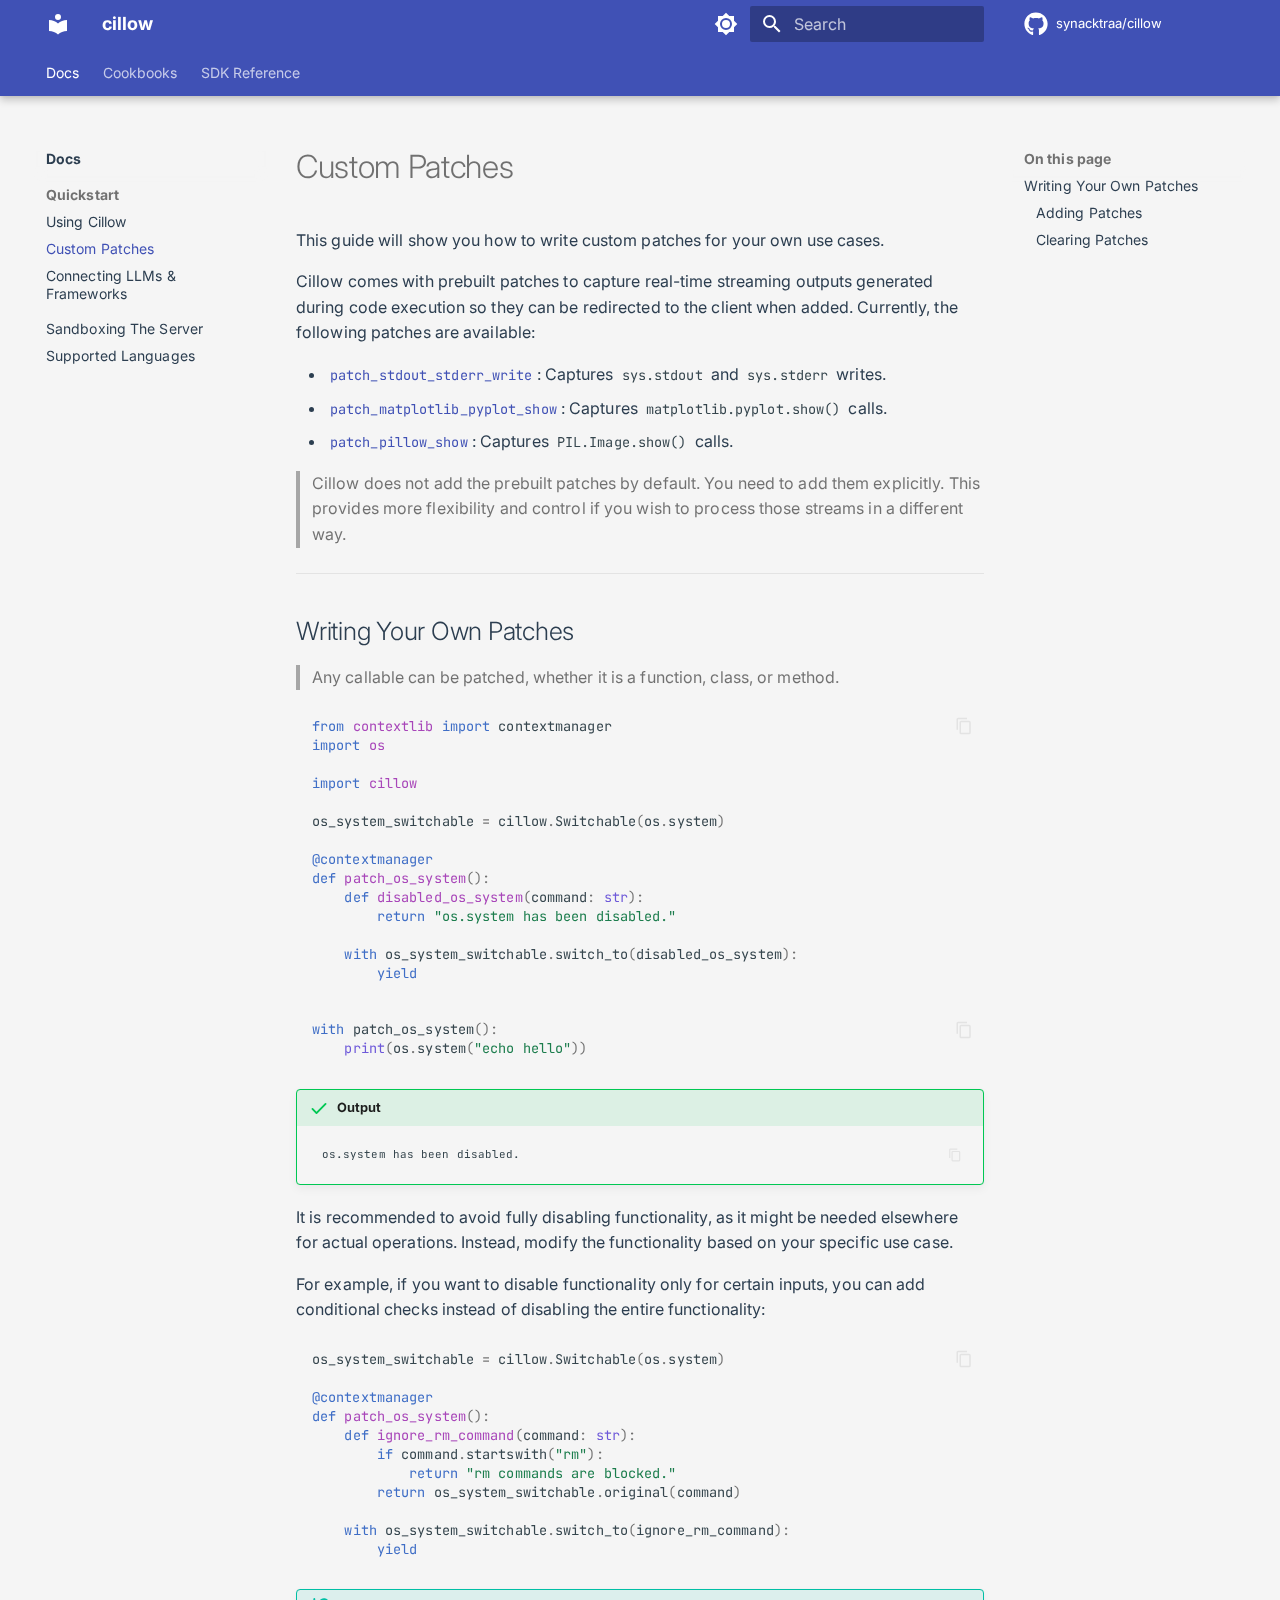
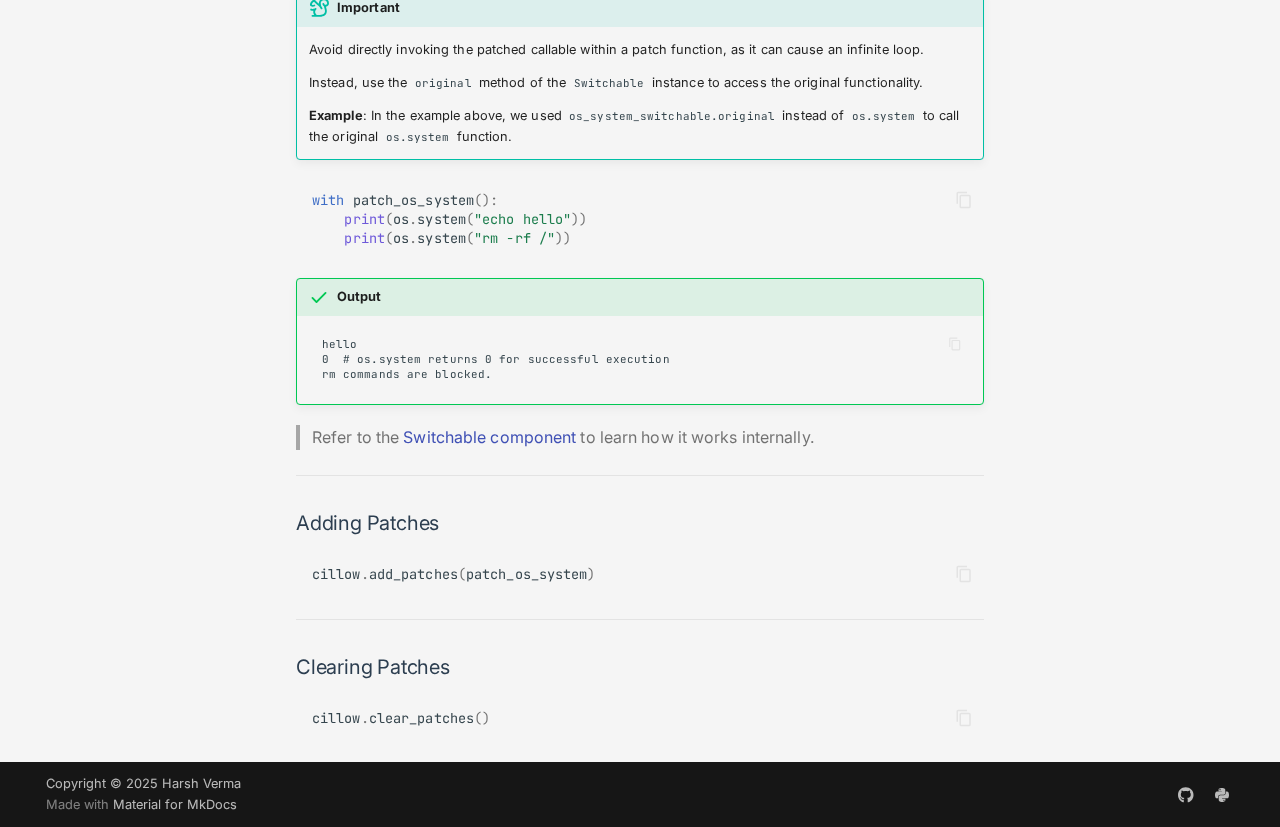
<file: quickstart/custom_patches/index.html>
<!doctype html>
<html lang="en" class="no-js">
  <head>
    
      <meta charset="utf-8">
      <meta name="viewport" content="width=device-width,initial-scale=1">
      
        <meta name="description" content="Code Interpreter Library">
      
      
        <meta name="author" content="Harsh Verma">
      
      
        <link rel="canonical" href="https://synacktraa.github.io/cillow/quickstart/custom_patches/">
      
      
        <link rel="prev" href="../using_cillow/">
      
      
        <link rel="next" href="../connecting_LLM_%26_Frameworks/">
      
      
      <link rel="icon" href="../../assets/images/favicon.png">
      <meta name="generator" content="mkdocs-1.6.1, mkdocs-material-9.5.49">
    
    
      
        <title>Custom Patches - cillow</title>
      
    
    
      <link rel="stylesheet" href="../../assets/stylesheets/main.6f8fc17f.min.css">
      
        
        <link rel="stylesheet" href="../../assets/stylesheets/palette.06af60db.min.css">
      
      
  
  
    
    
  
    
    
  
    
    
  
    
    
  
    
    
  
    
    
  
    
    
  
    
    
  
    
    
  
    
    
  
    
    
  
    
    
  
  
  <style>:root{--md-admonition-icon--note:url('data:image/svg+xml;charset=utf-8,<svg xmlns="http://www.w3.org/2000/svg" viewBox="0 0 16 16"><path d="M1 7.775V2.75C1 1.784 1.784 1 2.75 1h5.025c.464 0 .91.184 1.238.513l6.25 6.25a1.75 1.75 0 0 1 0 2.474l-5.026 5.026a1.75 1.75 0 0 1-2.474 0l-6.25-6.25A1.75 1.75 0 0 1 1 7.775m1.5 0c0 .066.026.13.073.177l6.25 6.25a.25.25 0 0 0 .354 0l5.025-5.025a.25.25 0 0 0 0-.354l-6.25-6.25a.25.25 0 0 0-.177-.073H2.75a.25.25 0 0 0-.25.25ZM6 5a1 1 0 1 1 0 2 1 1 0 0 1 0-2"/></svg>');--md-admonition-icon--abstract:url('data:image/svg+xml;charset=utf-8,<svg xmlns="http://www.w3.org/2000/svg" viewBox="0 0 16 16"><path d="M2.5 1.75v11.5c0 .138.112.25.25.25h3.17a.75.75 0 0 1 0 1.5H2.75A1.75 1.75 0 0 1 1 13.25V1.75C1 .784 1.784 0 2.75 0h8.5C12.216 0 13 .784 13 1.75v7.736a.75.75 0 0 1-1.5 0V1.75a.25.25 0 0 0-.25-.25h-8.5a.25.25 0 0 0-.25.25m13.274 9.537zl-4.557 4.45a.75.75 0 0 1-1.055-.008l-1.943-1.95a.75.75 0 0 1 1.062-1.058l1.419 1.425 4.026-3.932a.75.75 0 1 1 1.048 1.074M4.75 4h4.5a.75.75 0 0 1 0 1.5h-4.5a.75.75 0 0 1 0-1.5M4 7.75A.75.75 0 0 1 4.75 7h2a.75.75 0 0 1 0 1.5h-2A.75.75 0 0 1 4 7.75"/></svg>');--md-admonition-icon--info:url('data:image/svg+xml;charset=utf-8,<svg xmlns="http://www.w3.org/2000/svg" viewBox="0 0 16 16"><path d="M0 8a8 8 0 1 1 16 0A8 8 0 0 1 0 8m8-6.5a6.5 6.5 0 1 0 0 13 6.5 6.5 0 0 0 0-13M6.5 7.75A.75.75 0 0 1 7.25 7h1a.75.75 0 0 1 .75.75v2.75h.25a.75.75 0 0 1 0 1.5h-2a.75.75 0 0 1 0-1.5h.25v-2h-.25a.75.75 0 0 1-.75-.75M8 6a1 1 0 1 1 0-2 1 1 0 0 1 0 2"/></svg>');--md-admonition-icon--tip:url('data:image/svg+xml;charset=utf-8,<svg xmlns="http://www.w3.org/2000/svg" viewBox="0 0 16 16"><path d="M3.499.75a.75.75 0 0 1 1.5 0v.996C5.9 2.903 6.793 3.65 7.662 4.376l.24.202c-.036-.694.055-1.422.426-2.163C9.1.873 10.794-.045 12.622.26 14.408.558 16 1.94 16 4.25c0 1.278-.954 2.575-2.44 2.734l.146.508.065.22c.203.701.412 1.455.476 2.226.142 1.707-.4 3.03-1.487 3.898C11.714 14.671 10.27 15 8.75 15h-6a.75.75 0 0 1 0-1.5h1.376a4.5 4.5 0 0 1-.563-1.191 3.84 3.84 0 0 1-.05-2.063 4.65 4.65 0 0 1-2.025-.293.75.75 0 0 1 .525-1.406c1.357.507 2.376-.006 2.698-.318l.009-.01a.747.747 0 0 1 1.06 0 .75.75 0 0 1-.012 1.074c-.912.92-.992 1.835-.768 2.586.221.74.745 1.337 1.196 1.621H8.75c1.343 0 2.398-.296 3.074-.836.635-.507 1.036-1.31.928-2.602-.05-.603-.216-1.224-.422-1.93l-.064-.221c-.12-.407-.246-.84-.353-1.29a2.4 2.4 0 0 1-.507-.441 3.1 3.1 0 0 1-.633-1.248.75.75 0 0 1 1.455-.364c.046.185.144.436.31.627.146.168.353.305.712.305.738 0 1.25-.615 1.25-1.25 0-1.47-.95-2.315-2.123-2.51-1.172-.196-2.227.387-2.706 1.345-.46.92-.27 1.774.019 3.062l.042.19.01.05c.348.443.666.949.94 1.553a.75.75 0 1 1-1.365.62c-.553-1.217-1.32-1.94-2.3-2.768L6.7 5.527c-.814-.68-1.75-1.462-2.692-2.619a3.7 3.7 0 0 0-1.023.88c-.406.495-.663 1.036-.722 1.508.116.122.306.21.591.239.388.038.797-.06 1.032-.19a.75.75 0 0 1 .728 1.31c-.515.287-1.23.439-1.906.373-.682-.067-1.473-.38-1.879-1.193L.75 5.677V5.5c0-.984.48-1.94 1.077-2.664.46-.559 1.05-1.055 1.673-1.353z"/></svg>');--md-admonition-icon--success:url('data:image/svg+xml;charset=utf-8,<svg xmlns="http://www.w3.org/2000/svg" viewBox="0 0 16 16"><path d="M13.78 4.22a.75.75 0 0 1 0 1.06l-7.25 7.25a.75.75 0 0 1-1.06 0L2.22 9.28a.75.75 0 0 1 .018-1.042.75.75 0 0 1 1.042-.018L6 10.94l6.72-6.72a.75.75 0 0 1 1.06 0"/></svg>');--md-admonition-icon--question:url('data:image/svg+xml;charset=utf-8,<svg xmlns="http://www.w3.org/2000/svg" viewBox="0 0 16 16"><path d="M0 8a8 8 0 1 1 16 0A8 8 0 0 1 0 8m8-6.5a6.5 6.5 0 1 0 0 13 6.5 6.5 0 0 0 0-13M6.92 6.085h.001a.749.749 0 1 1-1.342-.67c.169-.339.436-.701.849-.977C6.845 4.16 7.369 4 8 4a2.76 2.76 0 0 1 1.637.525c.503.377.863.965.863 1.725 0 .448-.115.83-.329 1.15-.205.307-.47.513-.692.662-.109.072-.22.138-.313.195l-.006.004a6 6 0 0 0-.26.16 1 1 0 0 0-.276.245.75.75 0 0 1-1.248-.832c.184-.264.42-.489.692-.661q.154-.1.313-.195l.007-.004c.1-.061.182-.11.258-.161a1 1 0 0 0 .277-.245C8.96 6.514 9 6.427 9 6.25a.61.61 0 0 0-.262-.525A1.27 1.27 0 0 0 8 5.5c-.369 0-.595.09-.74.187a1 1 0 0 0-.34.398M9 11a1 1 0 1 1-2 0 1 1 0 0 1 2 0"/></svg>');--md-admonition-icon--warning:url('data:image/svg+xml;charset=utf-8,<svg xmlns="http://www.w3.org/2000/svg" viewBox="0 0 16 16"><path d="M6.457 1.047c.659-1.234 2.427-1.234 3.086 0l6.082 11.378A1.75 1.75 0 0 1 14.082 15H1.918a1.75 1.75 0 0 1-1.543-2.575Zm1.763.707a.25.25 0 0 0-.44 0L1.698 13.132a.25.25 0 0 0 .22.368h12.164a.25.25 0 0 0 .22-.368Zm.53 3.996v2.5a.75.75 0 0 1-1.5 0v-2.5a.75.75 0 0 1 1.5 0M9 11a1 1 0 1 1-2 0 1 1 0 0 1 2 0"/></svg>');--md-admonition-icon--failure:url('data:image/svg+xml;charset=utf-8,<svg xmlns="http://www.w3.org/2000/svg" viewBox="0 0 16 16"><path d="M2.344 2.343za8 8 0 0 1 11.314 11.314A8.002 8.002 0 0 1 .234 10.089a8 8 0 0 1 2.11-7.746m1.06 10.253a6.5 6.5 0 1 0 9.108-9.275 6.5 6.5 0 0 0-9.108 9.275M6.03 4.97 8 6.94l1.97-1.97a.749.749 0 0 1 1.275.326.75.75 0 0 1-.215.734L9.06 8l1.97 1.97a.749.749 0 0 1-.326 1.275.75.75 0 0 1-.734-.215L8 9.06l-1.97 1.97a.749.749 0 0 1-1.275-.326.75.75 0 0 1 .215-.734L6.94 8 4.97 6.03a.75.75 0 0 1 .018-1.042.75.75 0 0 1 1.042-.018"/></svg>');--md-admonition-icon--danger:url('data:image/svg+xml;charset=utf-8,<svg xmlns="http://www.w3.org/2000/svg" viewBox="0 0 16 16"><path d="M9.504.43a1.516 1.516 0 0 1 2.437 1.713L10.415 5.5h2.123c1.57 0 2.346 1.909 1.22 3.004l-7.34 7.142a1.25 1.25 0 0 1-.871.354h-.302a1.25 1.25 0 0 1-1.157-1.723L5.633 10.5H3.462c-1.57 0-2.346-1.909-1.22-3.004zm1.047 1.074L3.286 8.571A.25.25 0 0 0 3.462 9H6.75a.75.75 0 0 1 .694 1.034l-1.713 4.188 6.982-6.793A.25.25 0 0 0 12.538 7H9.25a.75.75 0 0 1-.683-1.06l2.008-4.418.003-.006-.004-.009-.006-.006-.008-.001q-.005 0-.009.004"/></svg>');--md-admonition-icon--bug:url('data:image/svg+xml;charset=utf-8,<svg xmlns="http://www.w3.org/2000/svg" viewBox="0 0 16 16"><path d="M4.72.22a.75.75 0 0 1 1.06 0l1 .999a3.5 3.5 0 0 1 2.441 0l.999-1a.748.748 0 0 1 1.265.332.75.75 0 0 1-.205.729l-.775.776c.616.63.995 1.493.995 2.444v.327q0 .15-.025.292c.408.14.764.392 1.029.722l1.968-.787a.75.75 0 0 1 .556 1.392L13 7.258V9h2.25a.75.75 0 0 1 0 1.5H13v.5q-.002.615-.141 1.186l2.17.868a.75.75 0 0 1-.557 1.392l-2.184-.873A5 5 0 0 1 8 16a5 5 0 0 1-4.288-2.427l-2.183.873a.75.75 0 0 1-.558-1.392l2.17-.868A5 5 0 0 1 3 11v-.5H.75a.75.75 0 0 1 0-1.5H3V7.258L.971 6.446a.75.75 0 0 1 .558-1.392l1.967.787c.265-.33.62-.583 1.03-.722a1.7 1.7 0 0 1-.026-.292V4.5c0-.951.38-1.814.995-2.444L4.72 1.28a.75.75 0 0 1 0-1.06m.53 6.28a.75.75 0 0 0-.75.75V11a3.5 3.5 0 1 0 7 0V7.25a.75.75 0 0 0-.75-.75ZM6.173 5h3.654A.17.17 0 0 0 10 4.827V4.5a2 2 0 1 0-4 0v.327c0 .096.077.173.173.173"/></svg>');--md-admonition-icon--example:url('data:image/svg+xml;charset=utf-8,<svg xmlns="http://www.w3.org/2000/svg" viewBox="0 0 16 16"><path d="M5 5.782V2.5h-.25a.75.75 0 0 1 0-1.5h6.5a.75.75 0 0 1 0 1.5H11v3.282l3.666 5.76C15.619 13.04 14.543 15 12.767 15H3.233c-1.776 0-2.852-1.96-1.899-3.458Zm-2.4 6.565a.75.75 0 0 0 .633 1.153h9.534a.75.75 0 0 0 .633-1.153L12.225 10.5h-8.45ZM9.5 2.5h-3V6c0 .143-.04.283-.117.403L4.73 9h6.54L9.617 6.403A.75.75 0 0 1 9.5 6Z"/></svg>');--md-admonition-icon--quote:url('data:image/svg+xml;charset=utf-8,<svg xmlns="http://www.w3.org/2000/svg" viewBox="0 0 16 16"><path d="M1.75 2.5h10.5a.75.75 0 0 1 0 1.5H1.75a.75.75 0 0 1 0-1.5m4 5h8.5a.75.75 0 0 1 0 1.5h-8.5a.75.75 0 0 1 0-1.5m0 5h8.5a.75.75 0 0 1 0 1.5h-8.5a.75.75 0 0 1 0-1.5M2.5 7.75v6a.75.75 0 0 1-1.5 0v-6a.75.75 0 0 1 1.5 0"/></svg>');}</style>



    
    
      
    
    
      
        
        
        <link rel="preconnect" href="https://fonts.gstatic.com" crossorigin>
        <link rel="stylesheet" href="https://fonts.googleapis.com/css?family=Inter:300,300i,400,400i,700,700i%7CJetBrains+Mono:400,400i,700,700i&display=fallback">
        <style>:root{--md-text-font:"Inter";--md-code-font:"JetBrains Mono"}</style>
      
    
    
      <link rel="stylesheet" href="../../assets/_mkdocstrings.css">
    
      <link rel="stylesheet" href="../../stylesheets/extra.css">
    
    <script>__md_scope=new URL("../..",location),__md_hash=e=>[...e].reduce(((e,_)=>(e<<5)-e+_.charCodeAt(0)),0),__md_get=(e,_=localStorage,t=__md_scope)=>JSON.parse(_.getItem(t.pathname+"."+e)),__md_set=(e,_,t=localStorage,a=__md_scope)=>{try{t.setItem(a.pathname+"."+e,JSON.stringify(_))}catch(e){}}</script>
    
      

    
    
    
  </head>
  
  
    
    
      
    
    
    
    
    <body dir="ltr" data-md-color-scheme="default" data-md-color-primary="indigo" data-md-color-accent="deep-purple">
  
    
    <input class="md-toggle" data-md-toggle="drawer" type="checkbox" id="__drawer" autocomplete="off">
    <input class="md-toggle" data-md-toggle="search" type="checkbox" id="__search" autocomplete="off">
    <label class="md-overlay" for="__drawer"></label>
    <div data-md-component="skip">
      
        
        <a href="#writing-your-own-patches" class="md-skip">
          Skip to content
        </a>
      
    </div>
    <div data-md-component="announce">
      
    </div>
    
    
      

  

<header class="md-header md-header--shadow md-header--lifted" data-md-component="header">
  <nav class="md-header__inner md-grid" aria-label="Header">
    <a href="../.." title="cillow" class="md-header__button md-logo" aria-label="cillow" data-md-component="logo">
      
  
  <svg xmlns="http://www.w3.org/2000/svg" viewBox="0 0 24 24"><path d="M12 8a3 3 0 0 0 3-3 3 3 0 0 0-3-3 3 3 0 0 0-3 3 3 3 0 0 0 3 3m0 3.54C9.64 9.35 6.5 8 3 8v11c3.5 0 6.64 1.35 9 3.54 2.36-2.19 5.5-3.54 9-3.54V8c-3.5 0-6.64 1.35-9 3.54"/></svg>

    </a>
    <label class="md-header__button md-icon" for="__drawer">
      
      <svg xmlns="http://www.w3.org/2000/svg" viewBox="0 0 24 24"><path d="M3 6h18v2H3zm0 5h18v2H3zm0 5h18v2H3z"/></svg>
    </label>
    <div class="md-header__title" data-md-component="header-title">
      <div class="md-header__ellipsis">
        <div class="md-header__topic">
          <span class="md-ellipsis">
            cillow
          </span>
        </div>
        <div class="md-header__topic" data-md-component="header-topic">
          <span class="md-ellipsis">
            
              Custom Patches
            
          </span>
        </div>
      </div>
    </div>
    
      
        <form class="md-header__option" data-md-component="palette">
  
    
    
    
    <input class="md-option" data-md-color-media="(prefers-color-scheme: light)" data-md-color-scheme="default" data-md-color-primary="indigo" data-md-color-accent="deep-purple"  aria-label="Switch to dark mode"  type="radio" name="__palette" id="__palette_0">
    
      <label class="md-header__button md-icon" title="Switch to dark mode" for="__palette_1" hidden>
        <svg xmlns="http://www.w3.org/2000/svg" viewBox="0 0 24 24"><path d="M12 8a4 4 0 0 0-4 4 4 4 0 0 0 4 4 4 4 0 0 0 4-4 4 4 0 0 0-4-4m0 10a6 6 0 0 1-6-6 6 6 0 0 1 6-6 6 6 0 0 1 6 6 6 6 0 0 1-6 6m8-9.31V4h-4.69L12 .69 8.69 4H4v4.69L.69 12 4 15.31V20h4.69L12 23.31 15.31 20H20v-4.69L23.31 12z"/></svg>
      </label>
    
  
    
    
    
    <input class="md-option" data-md-color-media="(prefers-color-scheme: dark)" data-md-color-scheme="slate" data-md-color-primary="blue-grey" data-md-color-accent="deep-purple"  aria-label="Switch to light mode"  type="radio" name="__palette" id="__palette_1">
    
      <label class="md-header__button md-icon" title="Switch to light mode" for="__palette_0" hidden>
        <svg xmlns="http://www.w3.org/2000/svg" viewBox="0 0 24 24"><path d="M12 18c-.89 0-1.74-.2-2.5-.55C11.56 16.5 13 14.42 13 12s-1.44-4.5-3.5-5.45C10.26 6.2 11.11 6 12 6a6 6 0 0 1 6 6 6 6 0 0 1-6 6m8-9.31V4h-4.69L12 .69 8.69 4H4v4.69L.69 12 4 15.31V20h4.69L12 23.31 15.31 20H20v-4.69L23.31 12z"/></svg>
      </label>
    
  
</form>
      
    
    
      <script>var palette=__md_get("__palette");if(palette&&palette.color){if("(prefers-color-scheme)"===palette.color.media){var media=matchMedia("(prefers-color-scheme: light)"),input=document.querySelector(media.matches?"[data-md-color-media='(prefers-color-scheme: light)']":"[data-md-color-media='(prefers-color-scheme: dark)']");palette.color.media=input.getAttribute("data-md-color-media"),palette.color.scheme=input.getAttribute("data-md-color-scheme"),palette.color.primary=input.getAttribute("data-md-color-primary"),palette.color.accent=input.getAttribute("data-md-color-accent")}for(var[key,value]of Object.entries(palette.color))document.body.setAttribute("data-md-color-"+key,value)}</script>
    
    
    
      <label class="md-header__button md-icon" for="__search">
        
        <svg xmlns="http://www.w3.org/2000/svg" viewBox="0 0 24 24"><path d="M9.5 3A6.5 6.5 0 0 1 16 9.5c0 1.61-.59 3.09-1.56 4.23l.27.27h.79l5 5-1.5 1.5-5-5v-.79l-.27-.27A6.52 6.52 0 0 1 9.5 16 6.5 6.5 0 0 1 3 9.5 6.5 6.5 0 0 1 9.5 3m0 2C7 5 5 7 5 9.5S7 14 9.5 14 14 12 14 9.5 12 5 9.5 5"/></svg>
      </label>
      <div class="md-search" data-md-component="search" role="dialog">
  <label class="md-search__overlay" for="__search"></label>
  <div class="md-search__inner" role="search">
    <form class="md-search__form" name="search">
      <input type="text" class="md-search__input" name="query" aria-label="Search" placeholder="Search" autocapitalize="off" autocorrect="off" autocomplete="off" spellcheck="false" data-md-component="search-query" required>
      <label class="md-search__icon md-icon" for="__search">
        
        <svg xmlns="http://www.w3.org/2000/svg" viewBox="0 0 24 24"><path d="M9.5 3A6.5 6.5 0 0 1 16 9.5c0 1.61-.59 3.09-1.56 4.23l.27.27h.79l5 5-1.5 1.5-5-5v-.79l-.27-.27A6.52 6.52 0 0 1 9.5 16 6.5 6.5 0 0 1 3 9.5 6.5 6.5 0 0 1 9.5 3m0 2C7 5 5 7 5 9.5S7 14 9.5 14 14 12 14 9.5 12 5 9.5 5"/></svg>
        
        <svg xmlns="http://www.w3.org/2000/svg" viewBox="0 0 24 24"><path d="M20 11v2H8l5.5 5.5-1.42 1.42L4.16 12l7.92-7.92L13.5 5.5 8 11z"/></svg>
      </label>
      <nav class="md-search__options" aria-label="Search">
        
        <button type="reset" class="md-search__icon md-icon" title="Clear" aria-label="Clear" tabindex="-1">
          
          <svg xmlns="http://www.w3.org/2000/svg" viewBox="0 0 24 24"><path d="M19 6.41 17.59 5 12 10.59 6.41 5 5 6.41 10.59 12 5 17.59 6.41 19 12 13.41 17.59 19 19 17.59 13.41 12z"/></svg>
        </button>
      </nav>
      
    </form>
    <div class="md-search__output">
      <div class="md-search__scrollwrap" tabindex="0" data-md-scrollfix>
        <div class="md-search-result" data-md-component="search-result">
          <div class="md-search-result__meta">
            Initializing search
          </div>
          <ol class="md-search-result__list" role="presentation"></ol>
        </div>
      </div>
    </div>
  </div>
</div>
    
    
      <div class="md-header__source">
        <a href="https://github.com/synacktraa/cillow" title="Go to repository" class="md-source" data-md-component="source">
  <div class="md-source__icon md-icon">
    
    <svg xmlns="http://www.w3.org/2000/svg" viewBox="0 0 496 512"><!--! Font Awesome Free 6.7.1 by @fontawesome - https://fontawesome.com License - https://fontawesome.com/license/free (Icons: CC BY 4.0, Fonts: SIL OFL 1.1, Code: MIT License) Copyright 2024 Fonticons, Inc.--><path d="M165.9 397.4c0 2-2.3 3.6-5.2 3.6-3.3.3-5.6-1.3-5.6-3.6 0-2 2.3-3.6 5.2-3.6 3-.3 5.6 1.3 5.6 3.6m-31.1-4.5c-.7 2 1.3 4.3 4.3 4.9 2.6 1 5.6 0 6.2-2s-1.3-4.3-4.3-5.2c-2.6-.7-5.5.3-6.2 2.3m44.2-1.7c-2.9.7-4.9 2.6-4.6 4.9.3 2 2.9 3.3 5.9 2.6 2.9-.7 4.9-2.6 4.6-4.6-.3-1.9-3-3.2-5.9-2.9M244.8 8C106.1 8 0 113.3 0 252c0 110.9 69.8 205.8 169.5 239.2 12.8 2.3 17.3-5.6 17.3-12.1 0-6.2-.3-40.4-.3-61.4 0 0-70 15-84.7-29.8 0 0-11.4-29.1-27.8-36.6 0 0-22.9-15.7 1.6-15.4 0 0 24.9 2 38.6 25.8 21.9 38.6 58.6 27.5 72.9 20.9 2.3-16 8.8-27.1 16-33.7-55.9-6.2-112.3-14.3-112.3-110.5 0-27.5 7.6-41.3 23.6-58.9-2.6-6.5-11.1-33.3 2.6-67.9 20.9-6.5 69 27 69 27 20-5.6 41.5-8.5 62.8-8.5s42.8 2.9 62.8 8.5c0 0 48.1-33.6 69-27 13.7 34.7 5.2 61.4 2.6 67.9 16 17.7 25.8 31.5 25.8 58.9 0 96.5-58.9 104.2-114.8 110.5 9.2 7.9 17 22.9 17 46.4 0 33.7-.3 75.4-.3 83.6 0 6.5 4.6 14.4 17.3 12.1C428.2 457.8 496 362.9 496 252 496 113.3 383.5 8 244.8 8M97.2 352.9c-1.3 1-1 3.3.7 5.2 1.6 1.6 3.9 2.3 5.2 1 1.3-1 1-3.3-.7-5.2-1.6-1.6-3.9-2.3-5.2-1m-10.8-8.1c-.7 1.3.3 2.9 2.3 3.9 1.6 1 3.6.7 4.3-.7.7-1.3-.3-2.9-2.3-3.9-2-.6-3.6-.3-4.3.7m32.4 35.6c-1.6 1.3-1 4.3 1.3 6.2 2.3 2.3 5.2 2.6 6.5 1 1.3-1.3.7-4.3-1.3-6.2-2.2-2.3-5.2-2.6-6.5-1m-11.4-14.7c-1.6 1-1.6 3.6 0 5.9s4.3 3.3 5.6 2.3c1.6-1.3 1.6-3.9 0-6.2-1.4-2.3-4-3.3-5.6-2"/></svg>
  </div>
  <div class="md-source__repository">
    synacktraa/cillow
  </div>
</a>
      </div>
    
  </nav>
  
    
      
<nav class="md-tabs" aria-label="Tabs" data-md-component="tabs">
  <div class="md-grid">
    <ul class="md-tabs__list">
      
        
  
  
    
  
  
    
    
      <li class="md-tabs__item md-tabs__item--active">
        <a href="../.." class="md-tabs__link">
          
  
    
  
  Docs

        </a>
      </li>
    
  

      
        
  
  
  
    <li class="md-tabs__item">
      <a href="../../cookbooks/" class="md-tabs__link">
        
  
    
  
  Cookbooks

      </a>
    </li>
  

      
        
  
  
  
    
    
      <li class="md-tabs__item">
        <a href="../../sdk_reference/interpreter/" class="md-tabs__link">
          
  
    
  
  SDK Reference

        </a>
      </li>
    
  

      
    </ul>
  </div>
</nav>
    
  
</header>
    
    <div class="md-container" data-md-component="container">
      
      
        
      
      <main class="md-main" data-md-component="main">
        <div class="md-main__inner md-grid">
          
            
              
              <div class="md-sidebar md-sidebar--primary" data-md-component="sidebar" data-md-type="navigation" >
                <div class="md-sidebar__scrollwrap">
                  <div class="md-sidebar__inner">
                    


  


<nav class="md-nav md-nav--primary md-nav--lifted" aria-label="Navigation" data-md-level="0">
  <label class="md-nav__title" for="__drawer">
    <a href="../.." title="cillow" class="md-nav__button md-logo" aria-label="cillow" data-md-component="logo">
      
  
  <svg xmlns="http://www.w3.org/2000/svg" viewBox="0 0 24 24"><path d="M12 8a3 3 0 0 0 3-3 3 3 0 0 0-3-3 3 3 0 0 0-3 3 3 3 0 0 0 3 3m0 3.54C9.64 9.35 6.5 8 3 8v11c3.5 0 6.64 1.35 9 3.54 2.36-2.19 5.5-3.54 9-3.54V8c-3.5 0-6.64 1.35-9 3.54"/></svg>

    </a>
    cillow
  </label>
  
    <div class="md-nav__source">
      <a href="https://github.com/synacktraa/cillow" title="Go to repository" class="md-source" data-md-component="source">
  <div class="md-source__icon md-icon">
    
    <svg xmlns="http://www.w3.org/2000/svg" viewBox="0 0 496 512"><!--! Font Awesome Free 6.7.1 by @fontawesome - https://fontawesome.com License - https://fontawesome.com/license/free (Icons: CC BY 4.0, Fonts: SIL OFL 1.1, Code: MIT License) Copyright 2024 Fonticons, Inc.--><path d="M165.9 397.4c0 2-2.3 3.6-5.2 3.6-3.3.3-5.6-1.3-5.6-3.6 0-2 2.3-3.6 5.2-3.6 3-.3 5.6 1.3 5.6 3.6m-31.1-4.5c-.7 2 1.3 4.3 4.3 4.9 2.6 1 5.6 0 6.2-2s-1.3-4.3-4.3-5.2c-2.6-.7-5.5.3-6.2 2.3m44.2-1.7c-2.9.7-4.9 2.6-4.6 4.9.3 2 2.9 3.3 5.9 2.6 2.9-.7 4.9-2.6 4.6-4.6-.3-1.9-3-3.2-5.9-2.9M244.8 8C106.1 8 0 113.3 0 252c0 110.9 69.8 205.8 169.5 239.2 12.8 2.3 17.3-5.6 17.3-12.1 0-6.2-.3-40.4-.3-61.4 0 0-70 15-84.7-29.8 0 0-11.4-29.1-27.8-36.6 0 0-22.9-15.7 1.6-15.4 0 0 24.9 2 38.6 25.8 21.9 38.6 58.6 27.5 72.9 20.9 2.3-16 8.8-27.1 16-33.7-55.9-6.2-112.3-14.3-112.3-110.5 0-27.5 7.6-41.3 23.6-58.9-2.6-6.5-11.1-33.3 2.6-67.9 20.9-6.5 69 27 69 27 20-5.6 41.5-8.5 62.8-8.5s42.8 2.9 62.8 8.5c0 0 48.1-33.6 69-27 13.7 34.7 5.2 61.4 2.6 67.9 16 17.7 25.8 31.5 25.8 58.9 0 96.5-58.9 104.2-114.8 110.5 9.2 7.9 17 22.9 17 46.4 0 33.7-.3 75.4-.3 83.6 0 6.5 4.6 14.4 17.3 12.1C428.2 457.8 496 362.9 496 252 496 113.3 383.5 8 244.8 8M97.2 352.9c-1.3 1-1 3.3.7 5.2 1.6 1.6 3.9 2.3 5.2 1 1.3-1 1-3.3-.7-5.2-1.6-1.6-3.9-2.3-5.2-1m-10.8-8.1c-.7 1.3.3 2.9 2.3 3.9 1.6 1 3.6.7 4.3-.7.7-1.3-.3-2.9-2.3-3.9-2-.6-3.6-.3-4.3.7m32.4 35.6c-1.6 1.3-1 4.3 1.3 6.2 2.3 2.3 5.2 2.6 6.5 1 1.3-1.3.7-4.3-1.3-6.2-2.2-2.3-5.2-2.6-6.5-1m-11.4-14.7c-1.6 1-1.6 3.6 0 5.9s4.3 3.3 5.6 2.3c1.6-1.3 1.6-3.9 0-6.2-1.4-2.3-4-3.3-5.6-2"/></svg>
  </div>
  <div class="md-source__repository">
    synacktraa/cillow
  </div>
</a>
    </div>
  
  <ul class="md-nav__list" data-md-scrollfix>
    
      
      
  
  
    
  
  
  
    
    
      
        
          
        
      
        
      
        
      
        
      
    
    
      
        
        
      
      
        
      
    
    
    <li class="md-nav__item md-nav__item--active md-nav__item--section md-nav__item--nested">
      
        
        
        <input class="md-nav__toggle md-toggle " type="checkbox" id="__nav_1" checked>
        
          
          
          <div class="md-nav__link md-nav__container">
            <a href="../.." class="md-nav__link ">
              
  
  <span class="md-ellipsis">
    Docs
  </span>
  

            </a>
            
              
              <label class="md-nav__link " for="__nav_1" id="__nav_1_label" tabindex="">
                <span class="md-nav__icon md-icon"></span>
              </label>
            
          </div>
        
        <nav class="md-nav" data-md-level="1" aria-labelledby="__nav_1_label" aria-expanded="true">
          <label class="md-nav__title" for="__nav_1">
            <span class="md-nav__icon md-icon"></span>
            Docs
          </label>
          <ul class="md-nav__list" data-md-scrollfix>
            
              
            
              
                
  
  
    
  
  
  
    
    
      
        
      
        
      
        
      
    
    
      
      
        
          
          
        
      
    
    
    <li class="md-nav__item md-nav__item--active md-nav__item--section md-nav__item--nested">
      
        
        
        <input class="md-nav__toggle md-toggle " type="checkbox" id="__nav_1_2" checked>
        
          
          <label class="md-nav__link" for="__nav_1_2" id="__nav_1_2_label" tabindex="">
            
  
  <span class="md-ellipsis">
    Quickstart
  </span>
  

            <span class="md-nav__icon md-icon"></span>
          </label>
        
        <nav class="md-nav" data-md-level="2" aria-labelledby="__nav_1_2_label" aria-expanded="true">
          <label class="md-nav__title" for="__nav_1_2">
            <span class="md-nav__icon md-icon"></span>
            Quickstart
          </label>
          <ul class="md-nav__list" data-md-scrollfix>
            
              
                
  
  
  
  
    <li class="md-nav__item">
      <a href="../using_cillow/" class="md-nav__link">
        
  
  <span class="md-ellipsis">
    Using Cillow
  </span>
  

      </a>
    </li>
  

              
            
              
                
  
  
    
  
  
  
    <li class="md-nav__item md-nav__item--active">
      
      <input class="md-nav__toggle md-toggle" type="checkbox" id="__toc">
      
      
      
        <label class="md-nav__link md-nav__link--active" for="__toc">
          
  
  <span class="md-ellipsis">
    Custom Patches
  </span>
  

          <span class="md-nav__icon md-icon"></span>
        </label>
      
      <a href="./" class="md-nav__link md-nav__link--active">
        
  
  <span class="md-ellipsis">
    Custom Patches
  </span>
  

      </a>
      
        

  

<nav class="md-nav md-nav--secondary" aria-label="On this page">
  
  
  
  
    <label class="md-nav__title" for="__toc">
      <span class="md-nav__icon md-icon"></span>
      On this page
    </label>
    <ul class="md-nav__list" data-md-component="toc" data-md-scrollfix>
      
        <li class="md-nav__item">
  <a href="#writing-your-own-patches" class="md-nav__link">
    <span class="md-ellipsis">
      Writing Your Own Patches
    </span>
  </a>
  
    <nav class="md-nav" aria-label="Writing Your Own Patches">
      <ul class="md-nav__list">
        
          <li class="md-nav__item">
  <a href="#adding-patches" class="md-nav__link">
    <span class="md-ellipsis">
      Adding Patches
    </span>
  </a>
  
</li>
        
          <li class="md-nav__item">
  <a href="#clearing-patches" class="md-nav__link">
    <span class="md-ellipsis">
      Clearing Patches
    </span>
  </a>
  
</li>
        
      </ul>
    </nav>
  
</li>
      
    </ul>
  
</nav>
      
    </li>
  

              
            
              
                
  
  
  
  
    <li class="md-nav__item">
      <a href="../connecting_LLM_%26_Frameworks/" class="md-nav__link">
        
  
  <span class="md-ellipsis">
    Connecting LLMs & Frameworks
  </span>
  

      </a>
    </li>
  

              
            
          </ul>
        </nav>
      
    </li>
  

              
            
              
                
  
  
  
  
    <li class="md-nav__item">
      <a href="../../sandboxing_the_server/" class="md-nav__link">
        
  
  <span class="md-ellipsis">
    Sandboxing The Server
  </span>
  

      </a>
    </li>
  

              
            
              
                
  
  
  
  
    <li class="md-nav__item">
      <a href="../../supported_languages/" class="md-nav__link">
        
  
  <span class="md-ellipsis">
    Supported Languages
  </span>
  

      </a>
    </li>
  

              
            
          </ul>
        </nav>
      
    </li>
  

    
      
      
  
  
  
  
    <li class="md-nav__item">
      <a href="../../cookbooks/" class="md-nav__link">
        
  
  <span class="md-ellipsis">
    Cookbooks
  </span>
  

      </a>
    </li>
  

    
      
      
  
  
  
  
    
    
      
        
      
        
      
        
      
        
      
        
      
        
      
    
    
      
      
        
      
    
    
    <li class="md-nav__item md-nav__item--nested">
      
        
        
          
        
        <input class="md-nav__toggle md-toggle md-toggle--indeterminate" type="checkbox" id="__nav_3" >
        
          
          <label class="md-nav__link" for="__nav_3" id="__nav_3_label" tabindex="0">
            
  
  <span class="md-ellipsis">
    SDK Reference
  </span>
  

            <span class="md-nav__icon md-icon"></span>
          </label>
        
        <nav class="md-nav" data-md-level="1" aria-labelledby="__nav_3_label" aria-expanded="false">
          <label class="md-nav__title" for="__nav_3">
            <span class="md-nav__icon md-icon"></span>
            SDK Reference
          </label>
          <ul class="md-nav__list" data-md-scrollfix>
            
              
                
  
  
  
  
    <li class="md-nav__item">
      <a href="../../sdk_reference/interpreter/" class="md-nav__link">
        
  
  <span class="md-ellipsis">
    cillow.Interpreter
  </span>
  

      </a>
    </li>
  

              
            
              
                
  
  
  
  
    <li class="md-nav__item">
      <a href="../../sdk_reference/switchable/" class="md-nav__link">
        
  
  <span class="md-ellipsis">
    cillow.Switchable
  </span>
  

      </a>
    </li>
  

              
            
              
                
  
  
  
  
    <li class="md-nav__item">
      <a href="../../sdk_reference/client/" class="md-nav__link">
        
  
  <span class="md-ellipsis">
    cillow.Client
  </span>
  

      </a>
    </li>
  

              
            
              
                
  
  
  
  
    <li class="md-nav__item">
      <a href="../../sdk_reference/server/" class="md-nav__link">
        
  
  <span class="md-ellipsis">
    cillow.Server
  </span>
  

      </a>
    </li>
  

              
            
              
                
  
  
  
  
    <li class="md-nav__item">
      <a href="../../sdk_reference/patch/" class="md-nav__link">
        
  
  <span class="md-ellipsis">
    cillow.patch
  </span>
  

      </a>
    </li>
  

              
            
              
                
  
  
  
  
    <li class="md-nav__item">
      <a href="../../sdk_reference/prebuilt_patches/" class="md-nav__link">
        
  
  <span class="md-ellipsis">
    cillow.prebuilt_patches
  </span>
  

      </a>
    </li>
  

              
            
          </ul>
        </nav>
      
    </li>
  

    
  </ul>
</nav>
                  </div>
                </div>
              </div>
            
            
              
              <div class="md-sidebar md-sidebar--secondary" data-md-component="sidebar" data-md-type="toc" >
                <div class="md-sidebar__scrollwrap">
                  <div class="md-sidebar__inner">
                    

  

<nav class="md-nav md-nav--secondary" aria-label="On this page">
  
  
  
  
    <label class="md-nav__title" for="__toc">
      <span class="md-nav__icon md-icon"></span>
      On this page
    </label>
    <ul class="md-nav__list" data-md-component="toc" data-md-scrollfix>
      
        <li class="md-nav__item">
  <a href="#writing-your-own-patches" class="md-nav__link">
    <span class="md-ellipsis">
      Writing Your Own Patches
    </span>
  </a>
  
    <nav class="md-nav" aria-label="Writing Your Own Patches">
      <ul class="md-nav__list">
        
          <li class="md-nav__item">
  <a href="#adding-patches" class="md-nav__link">
    <span class="md-ellipsis">
      Adding Patches
    </span>
  </a>
  
</li>
        
          <li class="md-nav__item">
  <a href="#clearing-patches" class="md-nav__link">
    <span class="md-ellipsis">
      Clearing Patches
    </span>
  </a>
  
</li>
        
      </ul>
    </nav>
  
</li>
      
    </ul>
  
</nav>
                  </div>
                </div>
              </div>
            
          
          
            <div class="md-content" data-md-component="content">
              <article class="md-content__inner md-typeset">
                
                  

  
  


  <h1>Custom Patches</h1>

<p>This guide will show you how to write custom patches for your own use cases.</p>
<p>Cillow comes with prebuilt patches to capture real-time streaming outputs generated during code execution so they can be redirected to the client when added. Currently, the following patches are available:</p>
<ul>
<li><a href="../../sdk_reference/prebuilt_patches/#patch_stdout_stderr_write"><code>patch_stdout_stderr_write</code></a>: Captures <code>sys.stdout</code> and <code>sys.stderr</code> writes.</li>
<li><a href="../../sdk_reference/prebuilt_patches/#patch_matplotlib_pyplot_show"><code>patch_matplotlib_pyplot_show</code></a>: Captures <code>matplotlib.pyplot.show()</code> calls.</li>
<li><a href="../../sdk_reference/prebuilt_patches/#patch_pillow_show"><code>patch_pillow_show</code></a>: Captures <code>PIL.Image.show()</code> calls.</li>
</ul>
<blockquote>
<p>Cillow does not add the prebuilt patches by default. You need to add them explicitly. This provides more flexibility and control if you wish to process those streams in a different way.</p>
</blockquote>
<hr />
<h2 id="writing-your-own-patches">Writing Your Own Patches<a class="headerlink" href="#writing-your-own-patches" title="Permanent link">&para;</a></h2>
<blockquote>
<p>Any callable can be patched, whether it is a function, class, or method.</p>
</blockquote>
<div class="language-python highlight"><pre><span></span><code><span id="__span-0-1"><a id="__codelineno-0-1" name="__codelineno-0-1" href="#__codelineno-0-1"></a><span class="kn">from</span> <span class="nn">contextlib</span> <span class="kn">import</span> <span class="n">contextmanager</span>
</span><span id="__span-0-2"><a id="__codelineno-0-2" name="__codelineno-0-2" href="#__codelineno-0-2"></a><span class="kn">import</span> <span class="nn">os</span>
</span><span id="__span-0-3"><a id="__codelineno-0-3" name="__codelineno-0-3" href="#__codelineno-0-3"></a>
</span><span id="__span-0-4"><a id="__codelineno-0-4" name="__codelineno-0-4" href="#__codelineno-0-4"></a><span class="kn">import</span> <span class="nn">cillow</span>
</span><span id="__span-0-5"><a id="__codelineno-0-5" name="__codelineno-0-5" href="#__codelineno-0-5"></a>
</span><span id="__span-0-6"><a id="__codelineno-0-6" name="__codelineno-0-6" href="#__codelineno-0-6"></a><span class="n">os_system_switchable</span> <span class="o">=</span> <span class="n">cillow</span><span class="o">.</span><span class="n">Switchable</span><span class="p">(</span><span class="n">os</span><span class="o">.</span><span class="n">system</span><span class="p">)</span>
</span><span id="__span-0-7"><a id="__codelineno-0-7" name="__codelineno-0-7" href="#__codelineno-0-7"></a>
</span><span id="__span-0-8"><a id="__codelineno-0-8" name="__codelineno-0-8" href="#__codelineno-0-8"></a><span class="nd">@contextmanager</span>
</span><span id="__span-0-9"><a id="__codelineno-0-9" name="__codelineno-0-9" href="#__codelineno-0-9"></a><span class="k">def</span> <span class="nf">patch_os_system</span><span class="p">():</span>
</span><span id="__span-0-10"><a id="__codelineno-0-10" name="__codelineno-0-10" href="#__codelineno-0-10"></a>    <span class="k">def</span> <span class="nf">disabled_os_system</span><span class="p">(</span><span class="n">command</span><span class="p">:</span> <span class="nb">str</span><span class="p">):</span>
</span><span id="__span-0-11"><a id="__codelineno-0-11" name="__codelineno-0-11" href="#__codelineno-0-11"></a>        <span class="k">return</span> <span class="s2">&quot;os.system has been disabled.&quot;</span>
</span><span id="__span-0-12"><a id="__codelineno-0-12" name="__codelineno-0-12" href="#__codelineno-0-12"></a>
</span><span id="__span-0-13"><a id="__codelineno-0-13" name="__codelineno-0-13" href="#__codelineno-0-13"></a>    <span class="k">with</span> <span class="n">os_system_switchable</span><span class="o">.</span><span class="n">switch_to</span><span class="p">(</span><span class="n">disabled_os_system</span><span class="p">):</span>
</span><span id="__span-0-14"><a id="__codelineno-0-14" name="__codelineno-0-14" href="#__codelineno-0-14"></a>        <span class="k">yield</span>
</span></code></pre></div>
<div class="language-python highlight"><pre><span></span><code><span id="__span-1-1"><a id="__codelineno-1-1" name="__codelineno-1-1" href="#__codelineno-1-1"></a><span class="k">with</span> <span class="n">patch_os_system</span><span class="p">():</span>
</span><span id="__span-1-2"><a id="__codelineno-1-2" name="__codelineno-1-2" href="#__codelineno-1-2"></a>    <span class="nb">print</span><span class="p">(</span><span class="n">os</span><span class="o">.</span><span class="n">system</span><span class="p">(</span><span class="s2">&quot;echo hello&quot;</span><span class="p">))</span>
</span></code></pre></div>
<div class="admonition success">
<p class="admonition-title">Output</p>
<div class="language-text highlight"><pre><span></span><code><span id="__span-2-1"><a id="__codelineno-2-1" name="__codelineno-2-1" href="#__codelineno-2-1"></a>os.system has been disabled.
</span></code></pre></div>
</div>
<p>It is recommended to avoid fully disabling functionality, as it might be needed elsewhere for actual operations. Instead, modify the functionality based on your specific use case.</p>
<p>For example, if you want to disable functionality only for certain inputs, you can add conditional checks instead of disabling the entire functionality:</p>
<div class="language-python highlight"><pre><span></span><code><span id="__span-3-1"><a id="__codelineno-3-1" name="__codelineno-3-1" href="#__codelineno-3-1"></a><span class="n">os_system_switchable</span> <span class="o">=</span> <span class="n">cillow</span><span class="o">.</span><span class="n">Switchable</span><span class="p">(</span><span class="n">os</span><span class="o">.</span><span class="n">system</span><span class="p">)</span>
</span><span id="__span-3-2"><a id="__codelineno-3-2" name="__codelineno-3-2" href="#__codelineno-3-2"></a>
</span><span id="__span-3-3"><a id="__codelineno-3-3" name="__codelineno-3-3" href="#__codelineno-3-3"></a><span class="nd">@contextmanager</span>
</span><span id="__span-3-4"><a id="__codelineno-3-4" name="__codelineno-3-4" href="#__codelineno-3-4"></a><span class="k">def</span> <span class="nf">patch_os_system</span><span class="p">():</span>
</span><span id="__span-3-5"><a id="__codelineno-3-5" name="__codelineno-3-5" href="#__codelineno-3-5"></a>    <span class="k">def</span> <span class="nf">ignore_rm_command</span><span class="p">(</span><span class="n">command</span><span class="p">:</span> <span class="nb">str</span><span class="p">):</span>
</span><span id="__span-3-6"><a id="__codelineno-3-6" name="__codelineno-3-6" href="#__codelineno-3-6"></a>        <span class="k">if</span> <span class="n">command</span><span class="o">.</span><span class="n">startswith</span><span class="p">(</span><span class="s2">&quot;rm&quot;</span><span class="p">):</span>
</span><span id="__span-3-7"><a id="__codelineno-3-7" name="__codelineno-3-7" href="#__codelineno-3-7"></a>            <span class="k">return</span> <span class="s2">&quot;rm commands are blocked.&quot;</span>
</span><span id="__span-3-8"><a id="__codelineno-3-8" name="__codelineno-3-8" href="#__codelineno-3-8"></a>        <span class="k">return</span> <span class="n">os_system_switchable</span><span class="o">.</span><span class="n">original</span><span class="p">(</span><span class="n">command</span><span class="p">)</span>
</span><span id="__span-3-9"><a id="__codelineno-3-9" name="__codelineno-3-9" href="#__codelineno-3-9"></a>
</span><span id="__span-3-10"><a id="__codelineno-3-10" name="__codelineno-3-10" href="#__codelineno-3-10"></a>    <span class="k">with</span> <span class="n">os_system_switchable</span><span class="o">.</span><span class="n">switch_to</span><span class="p">(</span><span class="n">ignore_rm_command</span><span class="p">):</span>
</span><span id="__span-3-11"><a id="__codelineno-3-11" name="__codelineno-3-11" href="#__codelineno-3-11"></a>        <span class="k">yield</span>
</span></code></pre></div>
<div class="admonition tip">
<p class="admonition-title">Important</p>
<p>Avoid directly invoking the patched callable within a patch function, as it can cause an infinite loop.</p>
<p>Instead, use the <code>original</code> method of the <code>Switchable</code> instance to access the original functionality.</p>
<p><strong>Example</strong>: In the example above, we used <code>os_system_switchable.original</code> instead of <code>os.system</code> to call the original <code>os.system</code> function.</p>
</div>
<div class="language-python highlight"><pre><span></span><code><span id="__span-4-1"><a id="__codelineno-4-1" name="__codelineno-4-1" href="#__codelineno-4-1"></a><span class="k">with</span> <span class="n">patch_os_system</span><span class="p">():</span>
</span><span id="__span-4-2"><a id="__codelineno-4-2" name="__codelineno-4-2" href="#__codelineno-4-2"></a>    <span class="nb">print</span><span class="p">(</span><span class="n">os</span><span class="o">.</span><span class="n">system</span><span class="p">(</span><span class="s2">&quot;echo hello&quot;</span><span class="p">))</span>
</span><span id="__span-4-3"><a id="__codelineno-4-3" name="__codelineno-4-3" href="#__codelineno-4-3"></a>    <span class="nb">print</span><span class="p">(</span><span class="n">os</span><span class="o">.</span><span class="n">system</span><span class="p">(</span><span class="s2">&quot;rm -rf /&quot;</span><span class="p">))</span>
</span></code></pre></div>
<div class="admonition success">
<p class="admonition-title">Output</p>
<div class="language-text highlight"><pre><span></span><code><span id="__span-5-1"><a id="__codelineno-5-1" name="__codelineno-5-1" href="#__codelineno-5-1"></a>hello
</span><span id="__span-5-2"><a id="__codelineno-5-2" name="__codelineno-5-2" href="#__codelineno-5-2"></a>0  # os.system returns 0 for successful execution
</span><span id="__span-5-3"><a id="__codelineno-5-3" name="__codelineno-5-3" href="#__codelineno-5-3"></a>rm commands are blocked.
</span></code></pre></div>
</div>
<blockquote>
<p>Refer to the <a href="../../sdk_reference/switchable/">Switchable component</a> to learn how it works internally.</p>
</blockquote>
<hr />
<h3 id="adding-patches">Adding Patches<a class="headerlink" href="#adding-patches" title="Permanent link">&para;</a></h3>
<div class="language-python highlight"><pre><span></span><code><span id="__span-6-1"><a id="__codelineno-6-1" name="__codelineno-6-1" href="#__codelineno-6-1"></a><span class="n">cillow</span><span class="o">.</span><span class="n">add_patches</span><span class="p">(</span><span class="n">patch_os_system</span><span class="p">)</span>
</span></code></pre></div>
<hr />
<h3 id="clearing-patches">Clearing Patches<a class="headerlink" href="#clearing-patches" title="Permanent link">&para;</a></h3>
<div class="language-python highlight"><pre><span></span><code><span id="__span-7-1"><a id="__codelineno-7-1" name="__codelineno-7-1" href="#__codelineno-7-1"></a><span class="n">cillow</span><span class="o">.</span><span class="n">clear_patches</span><span class="p">()</span>
</span></code></pre></div>












                
              </article>
            </div>
          
          
<script>var target=document.getElementById(location.hash.slice(1));target&&target.name&&(target.checked=target.name.startsWith("__tabbed_"))</script>
        </div>
        
      </main>
      
        <footer class="md-footer">
  
  <div class="md-footer-meta md-typeset">
    <div class="md-footer-meta__inner md-grid">
      <div class="md-copyright">
  
    <div class="md-copyright__highlight">
      Copyright &copy; 2025 Harsh Verma
    </div>
  
  
    Made with
    <a href="https://squidfunk.github.io/mkdocs-material/" target="_blank" rel="noopener">
      Material for MkDocs
    </a>
  
</div>
      
        <div class="md-social">
  
    
    
    
    
      
      
    
    <a href="https://github.com/synacktraa/cillow" target="_blank" rel="noopener" title="github.com" class="md-social__link">
      <svg xmlns="http://www.w3.org/2000/svg" viewBox="0 0 496 512"><!--! Font Awesome Free 6.7.1 by @fontawesome - https://fontawesome.com License - https://fontawesome.com/license/free (Icons: CC BY 4.0, Fonts: SIL OFL 1.1, Code: MIT License) Copyright 2024 Fonticons, Inc.--><path d="M165.9 397.4c0 2-2.3 3.6-5.2 3.6-3.3.3-5.6-1.3-5.6-3.6 0-2 2.3-3.6 5.2-3.6 3-.3 5.6 1.3 5.6 3.6m-31.1-4.5c-.7 2 1.3 4.3 4.3 4.9 2.6 1 5.6 0 6.2-2s-1.3-4.3-4.3-5.2c-2.6-.7-5.5.3-6.2 2.3m44.2-1.7c-2.9.7-4.9 2.6-4.6 4.9.3 2 2.9 3.3 5.9 2.6 2.9-.7 4.9-2.6 4.6-4.6-.3-1.9-3-3.2-5.9-2.9M244.8 8C106.1 8 0 113.3 0 252c0 110.9 69.8 205.8 169.5 239.2 12.8 2.3 17.3-5.6 17.3-12.1 0-6.2-.3-40.4-.3-61.4 0 0-70 15-84.7-29.8 0 0-11.4-29.1-27.8-36.6 0 0-22.9-15.7 1.6-15.4 0 0 24.9 2 38.6 25.8 21.9 38.6 58.6 27.5 72.9 20.9 2.3-16 8.8-27.1 16-33.7-55.9-6.2-112.3-14.3-112.3-110.5 0-27.5 7.6-41.3 23.6-58.9-2.6-6.5-11.1-33.3 2.6-67.9 20.9-6.5 69 27 69 27 20-5.6 41.5-8.5 62.8-8.5s42.8 2.9 62.8 8.5c0 0 48.1-33.6 69-27 13.7 34.7 5.2 61.4 2.6 67.9 16 17.7 25.8 31.5 25.8 58.9 0 96.5-58.9 104.2-114.8 110.5 9.2 7.9 17 22.9 17 46.4 0 33.7-.3 75.4-.3 83.6 0 6.5 4.6 14.4 17.3 12.1C428.2 457.8 496 362.9 496 252 496 113.3 383.5 8 244.8 8M97.2 352.9c-1.3 1-1 3.3.7 5.2 1.6 1.6 3.9 2.3 5.2 1 1.3-1 1-3.3-.7-5.2-1.6-1.6-3.9-2.3-5.2-1m-10.8-8.1c-.7 1.3.3 2.9 2.3 3.9 1.6 1 3.6.7 4.3-.7.7-1.3-.3-2.9-2.3-3.9-2-.6-3.6-.3-4.3.7m32.4 35.6c-1.6 1.3-1 4.3 1.3 6.2 2.3 2.3 5.2 2.6 6.5 1 1.3-1.3.7-4.3-1.3-6.2-2.2-2.3-5.2-2.6-6.5-1m-11.4-14.7c-1.6 1-1.6 3.6 0 5.9s4.3 3.3 5.6 2.3c1.6-1.3 1.6-3.9 0-6.2-1.4-2.3-4-3.3-5.6-2"/></svg>
    </a>
  
    
    
    
    
      
      
    
    <a href="https://pypi.org/project/cillow" target="_blank" rel="noopener" title="pypi.org" class="md-social__link">
      <svg xmlns="http://www.w3.org/2000/svg" viewBox="0 0 448 512"><!--! Font Awesome Free 6.7.1 by @fontawesome - https://fontawesome.com License - https://fontawesome.com/license/free (Icons: CC BY 4.0, Fonts: SIL OFL 1.1, Code: MIT License) Copyright 2024 Fonticons, Inc.--><path d="M439.8 200.5c-7.7-30.9-22.3-54.2-53.4-54.2h-40.1v47.4c0 36.8-31.2 67.8-66.8 67.8H172.7c-29.2 0-53.4 25-53.4 54.3v101.8c0 29 25.2 46 53.4 54.3 33.8 9.9 66.3 11.7 106.8 0 26.9-7.8 53.4-23.5 53.4-54.3v-40.7H226.2v-13.6h160.2c31.1 0 42.6-21.7 53.4-54.2 11.2-33.5 10.7-65.7 0-108.6M286.2 404c11.1 0 20.1 9.1 20.1 20.3 0 11.3-9 20.4-20.1 20.4-11 0-20.1-9.2-20.1-20.4.1-11.3 9.1-20.3 20.1-20.3M167.8 248.1h106.8c29.7 0 53.4-24.5 53.4-54.3V91.9c0-29-24.4-50.7-53.4-55.6-35.8-5.9-74.7-5.6-106.8.1-45.2 8-53.4 24.7-53.4 55.6v40.7h106.9v13.6h-147c-31.1 0-58.3 18.7-66.8 54.2-9.8 40.7-10.2 66.1 0 108.6 7.6 31.6 25.7 54.2 56.8 54.2H101v-48.8c0-35.3 30.5-66.4 66.8-66.4m-6.7-142.6c-11.1 0-20.1-9.1-20.1-20.3.1-11.3 9-20.4 20.1-20.4 11 0 20.1 9.2 20.1 20.4s-9 20.3-20.1 20.3"/></svg>
    </a>
  
</div>
      
    </div>
  </div>
</footer>
      
    </div>
    <div class="md-dialog" data-md-component="dialog">
      <div class="md-dialog__inner md-typeset"></div>
    </div>
    
    
    <script id="__config" type="application/json">{"base": "../..", "features": ["navigation.tabs", "navigation.tabs.sticky", "navigation.sections", "navigation.expand", "navigation.path", "navigation.indexes", "toc.follow", "content.code.copy", "content.code.select", "content.code.annotate"], "search": "../../assets/javascripts/workers/search.6ce7567c.min.js", "translations": {"clipboard.copied": "Copied to clipboard", "clipboard.copy": "Copy to clipboard", "search.result.more.one": "1 more on this page", "search.result.more.other": "# more on this page", "search.result.none": "No matching documents", "search.result.one": "1 matching document", "search.result.other": "# matching documents", "search.result.placeholder": "Type to start searching", "search.result.term.missing": "Missing", "select.version": "Select version"}}</script>
    
    
      <script src="../../assets/javascripts/bundle.88dd0f4e.min.js"></script>
      
    
  </body>
</html>
</file>
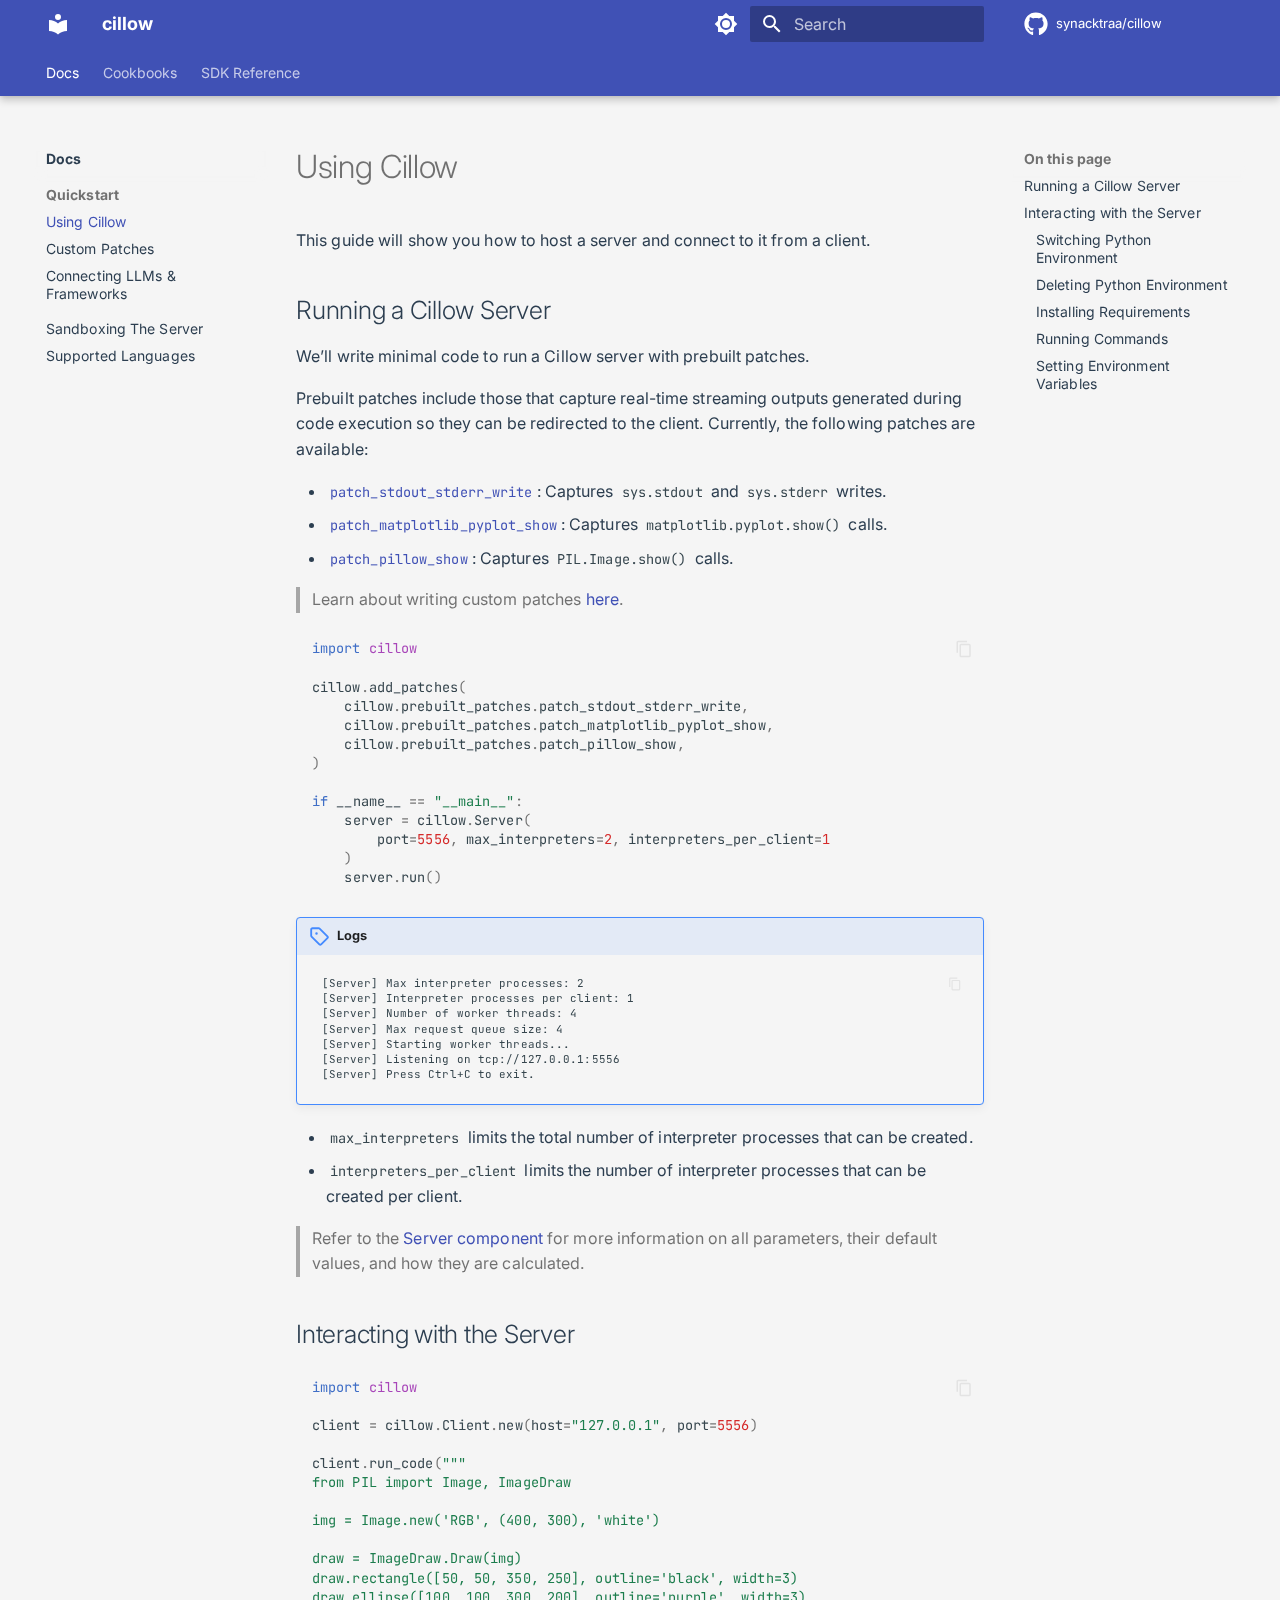
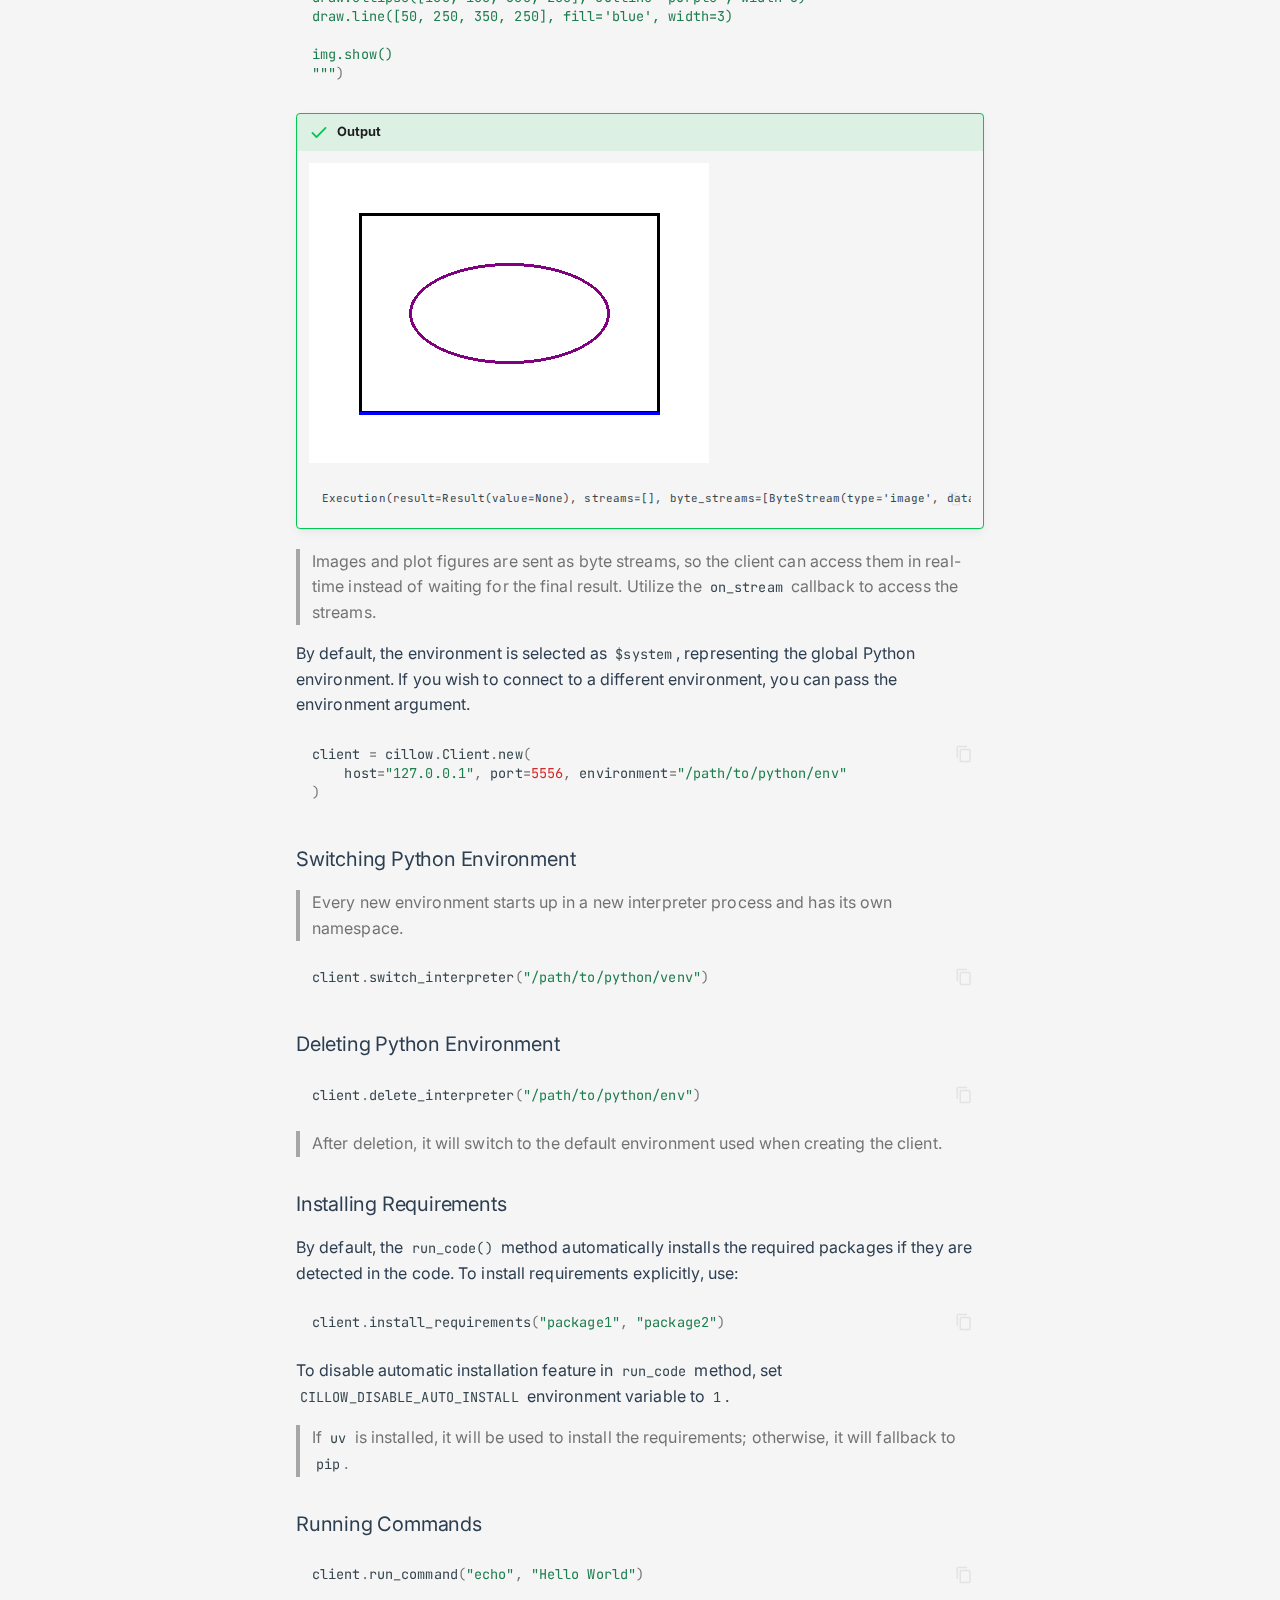
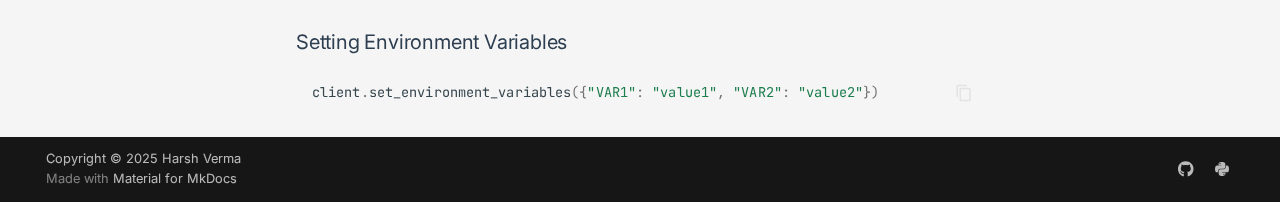
<file: quickstart/using_cillow/index.html>
<!doctype html>
<html lang="en" class="no-js">
  <head>
    
      <meta charset="utf-8">
      <meta name="viewport" content="width=device-width,initial-scale=1">
      
        <meta name="description" content="Code Interpreter Library">
      
      
        <meta name="author" content="Harsh Verma">
      
      
        <link rel="canonical" href="https://synacktraa.github.io/cillow/quickstart/using_cillow/">
      
      
        <link rel="prev" href="../..">
      
      
        <link rel="next" href="../custom_patches/">
      
      
      <link rel="icon" href="../../assets/images/favicon.png">
      <meta name="generator" content="mkdocs-1.6.1, mkdocs-material-9.5.49">
    
    
      
        <title>Using Cillow - cillow</title>
      
    
    
      <link rel="stylesheet" href="../../assets/stylesheets/main.6f8fc17f.min.css">
      
        
        <link rel="stylesheet" href="../../assets/stylesheets/palette.06af60db.min.css">
      
      
  
  
    
    
  
    
    
  
    
    
  
    
    
  
    
    
  
    
    
  
    
    
  
    
    
  
    
    
  
    
    
  
    
    
  
    
    
  
  
  <style>:root{--md-admonition-icon--note:url('data:image/svg+xml;charset=utf-8,<svg xmlns="http://www.w3.org/2000/svg" viewBox="0 0 16 16"><path d="M1 7.775V2.75C1 1.784 1.784 1 2.75 1h5.025c.464 0 .91.184 1.238.513l6.25 6.25a1.75 1.75 0 0 1 0 2.474l-5.026 5.026a1.75 1.75 0 0 1-2.474 0l-6.25-6.25A1.75 1.75 0 0 1 1 7.775m1.5 0c0 .066.026.13.073.177l6.25 6.25a.25.25 0 0 0 .354 0l5.025-5.025a.25.25 0 0 0 0-.354l-6.25-6.25a.25.25 0 0 0-.177-.073H2.75a.25.25 0 0 0-.25.25ZM6 5a1 1 0 1 1 0 2 1 1 0 0 1 0-2"/></svg>');--md-admonition-icon--abstract:url('data:image/svg+xml;charset=utf-8,<svg xmlns="http://www.w3.org/2000/svg" viewBox="0 0 16 16"><path d="M2.5 1.75v11.5c0 .138.112.25.25.25h3.17a.75.75 0 0 1 0 1.5H2.75A1.75 1.75 0 0 1 1 13.25V1.75C1 .784 1.784 0 2.75 0h8.5C12.216 0 13 .784 13 1.75v7.736a.75.75 0 0 1-1.5 0V1.75a.25.25 0 0 0-.25-.25h-8.5a.25.25 0 0 0-.25.25m13.274 9.537zl-4.557 4.45a.75.75 0 0 1-1.055-.008l-1.943-1.95a.75.75 0 0 1 1.062-1.058l1.419 1.425 4.026-3.932a.75.75 0 1 1 1.048 1.074M4.75 4h4.5a.75.75 0 0 1 0 1.5h-4.5a.75.75 0 0 1 0-1.5M4 7.75A.75.75 0 0 1 4.75 7h2a.75.75 0 0 1 0 1.5h-2A.75.75 0 0 1 4 7.75"/></svg>');--md-admonition-icon--info:url('data:image/svg+xml;charset=utf-8,<svg xmlns="http://www.w3.org/2000/svg" viewBox="0 0 16 16"><path d="M0 8a8 8 0 1 1 16 0A8 8 0 0 1 0 8m8-6.5a6.5 6.5 0 1 0 0 13 6.5 6.5 0 0 0 0-13M6.5 7.75A.75.75 0 0 1 7.25 7h1a.75.75 0 0 1 .75.75v2.75h.25a.75.75 0 0 1 0 1.5h-2a.75.75 0 0 1 0-1.5h.25v-2h-.25a.75.75 0 0 1-.75-.75M8 6a1 1 0 1 1 0-2 1 1 0 0 1 0 2"/></svg>');--md-admonition-icon--tip:url('data:image/svg+xml;charset=utf-8,<svg xmlns="http://www.w3.org/2000/svg" viewBox="0 0 16 16"><path d="M3.499.75a.75.75 0 0 1 1.5 0v.996C5.9 2.903 6.793 3.65 7.662 4.376l.24.202c-.036-.694.055-1.422.426-2.163C9.1.873 10.794-.045 12.622.26 14.408.558 16 1.94 16 4.25c0 1.278-.954 2.575-2.44 2.734l.146.508.065.22c.203.701.412 1.455.476 2.226.142 1.707-.4 3.03-1.487 3.898C11.714 14.671 10.27 15 8.75 15h-6a.75.75 0 0 1 0-1.5h1.376a4.5 4.5 0 0 1-.563-1.191 3.84 3.84 0 0 1-.05-2.063 4.65 4.65 0 0 1-2.025-.293.75.75 0 0 1 .525-1.406c1.357.507 2.376-.006 2.698-.318l.009-.01a.747.747 0 0 1 1.06 0 .75.75 0 0 1-.012 1.074c-.912.92-.992 1.835-.768 2.586.221.74.745 1.337 1.196 1.621H8.75c1.343 0 2.398-.296 3.074-.836.635-.507 1.036-1.31.928-2.602-.05-.603-.216-1.224-.422-1.93l-.064-.221c-.12-.407-.246-.84-.353-1.29a2.4 2.4 0 0 1-.507-.441 3.1 3.1 0 0 1-.633-1.248.75.75 0 0 1 1.455-.364c.046.185.144.436.31.627.146.168.353.305.712.305.738 0 1.25-.615 1.25-1.25 0-1.47-.95-2.315-2.123-2.51-1.172-.196-2.227.387-2.706 1.345-.46.92-.27 1.774.019 3.062l.042.19.01.05c.348.443.666.949.94 1.553a.75.75 0 1 1-1.365.62c-.553-1.217-1.32-1.94-2.3-2.768L6.7 5.527c-.814-.68-1.75-1.462-2.692-2.619a3.7 3.7 0 0 0-1.023.88c-.406.495-.663 1.036-.722 1.508.116.122.306.21.591.239.388.038.797-.06 1.032-.19a.75.75 0 0 1 .728 1.31c-.515.287-1.23.439-1.906.373-.682-.067-1.473-.38-1.879-1.193L.75 5.677V5.5c0-.984.48-1.94 1.077-2.664.46-.559 1.05-1.055 1.673-1.353z"/></svg>');--md-admonition-icon--success:url('data:image/svg+xml;charset=utf-8,<svg xmlns="http://www.w3.org/2000/svg" viewBox="0 0 16 16"><path d="M13.78 4.22a.75.75 0 0 1 0 1.06l-7.25 7.25a.75.75 0 0 1-1.06 0L2.22 9.28a.75.75 0 0 1 .018-1.042.75.75 0 0 1 1.042-.018L6 10.94l6.72-6.72a.75.75 0 0 1 1.06 0"/></svg>');--md-admonition-icon--question:url('data:image/svg+xml;charset=utf-8,<svg xmlns="http://www.w3.org/2000/svg" viewBox="0 0 16 16"><path d="M0 8a8 8 0 1 1 16 0A8 8 0 0 1 0 8m8-6.5a6.5 6.5 0 1 0 0 13 6.5 6.5 0 0 0 0-13M6.92 6.085h.001a.749.749 0 1 1-1.342-.67c.169-.339.436-.701.849-.977C6.845 4.16 7.369 4 8 4a2.76 2.76 0 0 1 1.637.525c.503.377.863.965.863 1.725 0 .448-.115.83-.329 1.15-.205.307-.47.513-.692.662-.109.072-.22.138-.313.195l-.006.004a6 6 0 0 0-.26.16 1 1 0 0 0-.276.245.75.75 0 0 1-1.248-.832c.184-.264.42-.489.692-.661q.154-.1.313-.195l.007-.004c.1-.061.182-.11.258-.161a1 1 0 0 0 .277-.245C8.96 6.514 9 6.427 9 6.25a.61.61 0 0 0-.262-.525A1.27 1.27 0 0 0 8 5.5c-.369 0-.595.09-.74.187a1 1 0 0 0-.34.398M9 11a1 1 0 1 1-2 0 1 1 0 0 1 2 0"/></svg>');--md-admonition-icon--warning:url('data:image/svg+xml;charset=utf-8,<svg xmlns="http://www.w3.org/2000/svg" viewBox="0 0 16 16"><path d="M6.457 1.047c.659-1.234 2.427-1.234 3.086 0l6.082 11.378A1.75 1.75 0 0 1 14.082 15H1.918a1.75 1.75 0 0 1-1.543-2.575Zm1.763.707a.25.25 0 0 0-.44 0L1.698 13.132a.25.25 0 0 0 .22.368h12.164a.25.25 0 0 0 .22-.368Zm.53 3.996v2.5a.75.75 0 0 1-1.5 0v-2.5a.75.75 0 0 1 1.5 0M9 11a1 1 0 1 1-2 0 1 1 0 0 1 2 0"/></svg>');--md-admonition-icon--failure:url('data:image/svg+xml;charset=utf-8,<svg xmlns="http://www.w3.org/2000/svg" viewBox="0 0 16 16"><path d="M2.344 2.343za8 8 0 0 1 11.314 11.314A8.002 8.002 0 0 1 .234 10.089a8 8 0 0 1 2.11-7.746m1.06 10.253a6.5 6.5 0 1 0 9.108-9.275 6.5 6.5 0 0 0-9.108 9.275M6.03 4.97 8 6.94l1.97-1.97a.749.749 0 0 1 1.275.326.75.75 0 0 1-.215.734L9.06 8l1.97 1.97a.749.749 0 0 1-.326 1.275.75.75 0 0 1-.734-.215L8 9.06l-1.97 1.97a.749.749 0 0 1-1.275-.326.75.75 0 0 1 .215-.734L6.94 8 4.97 6.03a.75.75 0 0 1 .018-1.042.75.75 0 0 1 1.042-.018"/></svg>');--md-admonition-icon--danger:url('data:image/svg+xml;charset=utf-8,<svg xmlns="http://www.w3.org/2000/svg" viewBox="0 0 16 16"><path d="M9.504.43a1.516 1.516 0 0 1 2.437 1.713L10.415 5.5h2.123c1.57 0 2.346 1.909 1.22 3.004l-7.34 7.142a1.25 1.25 0 0 1-.871.354h-.302a1.25 1.25 0 0 1-1.157-1.723L5.633 10.5H3.462c-1.57 0-2.346-1.909-1.22-3.004zm1.047 1.074L3.286 8.571A.25.25 0 0 0 3.462 9H6.75a.75.75 0 0 1 .694 1.034l-1.713 4.188 6.982-6.793A.25.25 0 0 0 12.538 7H9.25a.75.75 0 0 1-.683-1.06l2.008-4.418.003-.006-.004-.009-.006-.006-.008-.001q-.005 0-.009.004"/></svg>');--md-admonition-icon--bug:url('data:image/svg+xml;charset=utf-8,<svg xmlns="http://www.w3.org/2000/svg" viewBox="0 0 16 16"><path d="M4.72.22a.75.75 0 0 1 1.06 0l1 .999a3.5 3.5 0 0 1 2.441 0l.999-1a.748.748 0 0 1 1.265.332.75.75 0 0 1-.205.729l-.775.776c.616.63.995 1.493.995 2.444v.327q0 .15-.025.292c.408.14.764.392 1.029.722l1.968-.787a.75.75 0 0 1 .556 1.392L13 7.258V9h2.25a.75.75 0 0 1 0 1.5H13v.5q-.002.615-.141 1.186l2.17.868a.75.75 0 0 1-.557 1.392l-2.184-.873A5 5 0 0 1 8 16a5 5 0 0 1-4.288-2.427l-2.183.873a.75.75 0 0 1-.558-1.392l2.17-.868A5 5 0 0 1 3 11v-.5H.75a.75.75 0 0 1 0-1.5H3V7.258L.971 6.446a.75.75 0 0 1 .558-1.392l1.967.787c.265-.33.62-.583 1.03-.722a1.7 1.7 0 0 1-.026-.292V4.5c0-.951.38-1.814.995-2.444L4.72 1.28a.75.75 0 0 1 0-1.06m.53 6.28a.75.75 0 0 0-.75.75V11a3.5 3.5 0 1 0 7 0V7.25a.75.75 0 0 0-.75-.75ZM6.173 5h3.654A.17.17 0 0 0 10 4.827V4.5a2 2 0 1 0-4 0v.327c0 .096.077.173.173.173"/></svg>');--md-admonition-icon--example:url('data:image/svg+xml;charset=utf-8,<svg xmlns="http://www.w3.org/2000/svg" viewBox="0 0 16 16"><path d="M5 5.782V2.5h-.25a.75.75 0 0 1 0-1.5h6.5a.75.75 0 0 1 0 1.5H11v3.282l3.666 5.76C15.619 13.04 14.543 15 12.767 15H3.233c-1.776 0-2.852-1.96-1.899-3.458Zm-2.4 6.565a.75.75 0 0 0 .633 1.153h9.534a.75.75 0 0 0 .633-1.153L12.225 10.5h-8.45ZM9.5 2.5h-3V6c0 .143-.04.283-.117.403L4.73 9h6.54L9.617 6.403A.75.75 0 0 1 9.5 6Z"/></svg>');--md-admonition-icon--quote:url('data:image/svg+xml;charset=utf-8,<svg xmlns="http://www.w3.org/2000/svg" viewBox="0 0 16 16"><path d="M1.75 2.5h10.5a.75.75 0 0 1 0 1.5H1.75a.75.75 0 0 1 0-1.5m4 5h8.5a.75.75 0 0 1 0 1.5h-8.5a.75.75 0 0 1 0-1.5m0 5h8.5a.75.75 0 0 1 0 1.5h-8.5a.75.75 0 0 1 0-1.5M2.5 7.75v6a.75.75 0 0 1-1.5 0v-6a.75.75 0 0 1 1.5 0"/></svg>');}</style>



    
    
      
    
    
      
        
        
        <link rel="preconnect" href="https://fonts.gstatic.com" crossorigin>
        <link rel="stylesheet" href="https://fonts.googleapis.com/css?family=Inter:300,300i,400,400i,700,700i%7CJetBrains+Mono:400,400i,700,700i&display=fallback">
        <style>:root{--md-text-font:"Inter";--md-code-font:"JetBrains Mono"}</style>
      
    
    
      <link rel="stylesheet" href="../../assets/_mkdocstrings.css">
    
      <link rel="stylesheet" href="../../stylesheets/extra.css">
    
    <script>__md_scope=new URL("../..",location),__md_hash=e=>[...e].reduce(((e,_)=>(e<<5)-e+_.charCodeAt(0)),0),__md_get=(e,_=localStorage,t=__md_scope)=>JSON.parse(_.getItem(t.pathname+"."+e)),__md_set=(e,_,t=localStorage,a=__md_scope)=>{try{t.setItem(a.pathname+"."+e,JSON.stringify(_))}catch(e){}}</script>
    
      

    
    
    
  </head>
  
  
    
    
      
    
    
    
    
    <body dir="ltr" data-md-color-scheme="default" data-md-color-primary="indigo" data-md-color-accent="deep-purple">
  
    
    <input class="md-toggle" data-md-toggle="drawer" type="checkbox" id="__drawer" autocomplete="off">
    <input class="md-toggle" data-md-toggle="search" type="checkbox" id="__search" autocomplete="off">
    <label class="md-overlay" for="__drawer"></label>
    <div data-md-component="skip">
      
        
        <a href="#running-a-cillow-server" class="md-skip">
          Skip to content
        </a>
      
    </div>
    <div data-md-component="announce">
      
    </div>
    
    
      

  

<header class="md-header md-header--shadow md-header--lifted" data-md-component="header">
  <nav class="md-header__inner md-grid" aria-label="Header">
    <a href="../.." title="cillow" class="md-header__button md-logo" aria-label="cillow" data-md-component="logo">
      
  
  <svg xmlns="http://www.w3.org/2000/svg" viewBox="0 0 24 24"><path d="M12 8a3 3 0 0 0 3-3 3 3 0 0 0-3-3 3 3 0 0 0-3 3 3 3 0 0 0 3 3m0 3.54C9.64 9.35 6.5 8 3 8v11c3.5 0 6.64 1.35 9 3.54 2.36-2.19 5.5-3.54 9-3.54V8c-3.5 0-6.64 1.35-9 3.54"/></svg>

    </a>
    <label class="md-header__button md-icon" for="__drawer">
      
      <svg xmlns="http://www.w3.org/2000/svg" viewBox="0 0 24 24"><path d="M3 6h18v2H3zm0 5h18v2H3zm0 5h18v2H3z"/></svg>
    </label>
    <div class="md-header__title" data-md-component="header-title">
      <div class="md-header__ellipsis">
        <div class="md-header__topic">
          <span class="md-ellipsis">
            cillow
          </span>
        </div>
        <div class="md-header__topic" data-md-component="header-topic">
          <span class="md-ellipsis">
            
              Using Cillow
            
          </span>
        </div>
      </div>
    </div>
    
      
        <form class="md-header__option" data-md-component="palette">
  
    
    
    
    <input class="md-option" data-md-color-media="(prefers-color-scheme: light)" data-md-color-scheme="default" data-md-color-primary="indigo" data-md-color-accent="deep-purple"  aria-label="Switch to dark mode"  type="radio" name="__palette" id="__palette_0">
    
      <label class="md-header__button md-icon" title="Switch to dark mode" for="__palette_1" hidden>
        <svg xmlns="http://www.w3.org/2000/svg" viewBox="0 0 24 24"><path d="M12 8a4 4 0 0 0-4 4 4 4 0 0 0 4 4 4 4 0 0 0 4-4 4 4 0 0 0-4-4m0 10a6 6 0 0 1-6-6 6 6 0 0 1 6-6 6 6 0 0 1 6 6 6 6 0 0 1-6 6m8-9.31V4h-4.69L12 .69 8.69 4H4v4.69L.69 12 4 15.31V20h4.69L12 23.31 15.31 20H20v-4.69L23.31 12z"/></svg>
      </label>
    
  
    
    
    
    <input class="md-option" data-md-color-media="(prefers-color-scheme: dark)" data-md-color-scheme="slate" data-md-color-primary="blue-grey" data-md-color-accent="deep-purple"  aria-label="Switch to light mode"  type="radio" name="__palette" id="__palette_1">
    
      <label class="md-header__button md-icon" title="Switch to light mode" for="__palette_0" hidden>
        <svg xmlns="http://www.w3.org/2000/svg" viewBox="0 0 24 24"><path d="M12 18c-.89 0-1.74-.2-2.5-.55C11.56 16.5 13 14.42 13 12s-1.44-4.5-3.5-5.45C10.26 6.2 11.11 6 12 6a6 6 0 0 1 6 6 6 6 0 0 1-6 6m8-9.31V4h-4.69L12 .69 8.69 4H4v4.69L.69 12 4 15.31V20h4.69L12 23.31 15.31 20H20v-4.69L23.31 12z"/></svg>
      </label>
    
  
</form>
      
    
    
      <script>var palette=__md_get("__palette");if(palette&&palette.color){if("(prefers-color-scheme)"===palette.color.media){var media=matchMedia("(prefers-color-scheme: light)"),input=document.querySelector(media.matches?"[data-md-color-media='(prefers-color-scheme: light)']":"[data-md-color-media='(prefers-color-scheme: dark)']");palette.color.media=input.getAttribute("data-md-color-media"),palette.color.scheme=input.getAttribute("data-md-color-scheme"),palette.color.primary=input.getAttribute("data-md-color-primary"),palette.color.accent=input.getAttribute("data-md-color-accent")}for(var[key,value]of Object.entries(palette.color))document.body.setAttribute("data-md-color-"+key,value)}</script>
    
    
    
      <label class="md-header__button md-icon" for="__search">
        
        <svg xmlns="http://www.w3.org/2000/svg" viewBox="0 0 24 24"><path d="M9.5 3A6.5 6.5 0 0 1 16 9.5c0 1.61-.59 3.09-1.56 4.23l.27.27h.79l5 5-1.5 1.5-5-5v-.79l-.27-.27A6.52 6.52 0 0 1 9.5 16 6.5 6.5 0 0 1 3 9.5 6.5 6.5 0 0 1 9.5 3m0 2C7 5 5 7 5 9.5S7 14 9.5 14 14 12 14 9.5 12 5 9.5 5"/></svg>
      </label>
      <div class="md-search" data-md-component="search" role="dialog">
  <label class="md-search__overlay" for="__search"></label>
  <div class="md-search__inner" role="search">
    <form class="md-search__form" name="search">
      <input type="text" class="md-search__input" name="query" aria-label="Search" placeholder="Search" autocapitalize="off" autocorrect="off" autocomplete="off" spellcheck="false" data-md-component="search-query" required>
      <label class="md-search__icon md-icon" for="__search">
        
        <svg xmlns="http://www.w3.org/2000/svg" viewBox="0 0 24 24"><path d="M9.5 3A6.5 6.5 0 0 1 16 9.5c0 1.61-.59 3.09-1.56 4.23l.27.27h.79l5 5-1.5 1.5-5-5v-.79l-.27-.27A6.52 6.52 0 0 1 9.5 16 6.5 6.5 0 0 1 3 9.5 6.5 6.5 0 0 1 9.5 3m0 2C7 5 5 7 5 9.5S7 14 9.5 14 14 12 14 9.5 12 5 9.5 5"/></svg>
        
        <svg xmlns="http://www.w3.org/2000/svg" viewBox="0 0 24 24"><path d="M20 11v2H8l5.5 5.5-1.42 1.42L4.16 12l7.92-7.92L13.5 5.5 8 11z"/></svg>
      </label>
      <nav class="md-search__options" aria-label="Search">
        
        <button type="reset" class="md-search__icon md-icon" title="Clear" aria-label="Clear" tabindex="-1">
          
          <svg xmlns="http://www.w3.org/2000/svg" viewBox="0 0 24 24"><path d="M19 6.41 17.59 5 12 10.59 6.41 5 5 6.41 10.59 12 5 17.59 6.41 19 12 13.41 17.59 19 19 17.59 13.41 12z"/></svg>
        </button>
      </nav>
      
    </form>
    <div class="md-search__output">
      <div class="md-search__scrollwrap" tabindex="0" data-md-scrollfix>
        <div class="md-search-result" data-md-component="search-result">
          <div class="md-search-result__meta">
            Initializing search
          </div>
          <ol class="md-search-result__list" role="presentation"></ol>
        </div>
      </div>
    </div>
  </div>
</div>
    
    
      <div class="md-header__source">
        <a href="https://github.com/synacktraa/cillow" title="Go to repository" class="md-source" data-md-component="source">
  <div class="md-source__icon md-icon">
    
    <svg xmlns="http://www.w3.org/2000/svg" viewBox="0 0 496 512"><!--! Font Awesome Free 6.7.1 by @fontawesome - https://fontawesome.com License - https://fontawesome.com/license/free (Icons: CC BY 4.0, Fonts: SIL OFL 1.1, Code: MIT License) Copyright 2024 Fonticons, Inc.--><path d="M165.9 397.4c0 2-2.3 3.6-5.2 3.6-3.3.3-5.6-1.3-5.6-3.6 0-2 2.3-3.6 5.2-3.6 3-.3 5.6 1.3 5.6 3.6m-31.1-4.5c-.7 2 1.3 4.3 4.3 4.9 2.6 1 5.6 0 6.2-2s-1.3-4.3-4.3-5.2c-2.6-.7-5.5.3-6.2 2.3m44.2-1.7c-2.9.7-4.9 2.6-4.6 4.9.3 2 2.9 3.3 5.9 2.6 2.9-.7 4.9-2.6 4.6-4.6-.3-1.9-3-3.2-5.9-2.9M244.8 8C106.1 8 0 113.3 0 252c0 110.9 69.8 205.8 169.5 239.2 12.8 2.3 17.3-5.6 17.3-12.1 0-6.2-.3-40.4-.3-61.4 0 0-70 15-84.7-29.8 0 0-11.4-29.1-27.8-36.6 0 0-22.9-15.7 1.6-15.4 0 0 24.9 2 38.6 25.8 21.9 38.6 58.6 27.5 72.9 20.9 2.3-16 8.8-27.1 16-33.7-55.9-6.2-112.3-14.3-112.3-110.5 0-27.5 7.6-41.3 23.6-58.9-2.6-6.5-11.1-33.3 2.6-67.9 20.9-6.5 69 27 69 27 20-5.6 41.5-8.5 62.8-8.5s42.8 2.9 62.8 8.5c0 0 48.1-33.6 69-27 13.7 34.7 5.2 61.4 2.6 67.9 16 17.7 25.8 31.5 25.8 58.9 0 96.5-58.9 104.2-114.8 110.5 9.2 7.9 17 22.9 17 46.4 0 33.7-.3 75.4-.3 83.6 0 6.5 4.6 14.4 17.3 12.1C428.2 457.8 496 362.9 496 252 496 113.3 383.5 8 244.8 8M97.2 352.9c-1.3 1-1 3.3.7 5.2 1.6 1.6 3.9 2.3 5.2 1 1.3-1 1-3.3-.7-5.2-1.6-1.6-3.9-2.3-5.2-1m-10.8-8.1c-.7 1.3.3 2.9 2.3 3.9 1.6 1 3.6.7 4.3-.7.7-1.3-.3-2.9-2.3-3.9-2-.6-3.6-.3-4.3.7m32.4 35.6c-1.6 1.3-1 4.3 1.3 6.2 2.3 2.3 5.2 2.6 6.5 1 1.3-1.3.7-4.3-1.3-6.2-2.2-2.3-5.2-2.6-6.5-1m-11.4-14.7c-1.6 1-1.6 3.6 0 5.9s4.3 3.3 5.6 2.3c1.6-1.3 1.6-3.9 0-6.2-1.4-2.3-4-3.3-5.6-2"/></svg>
  </div>
  <div class="md-source__repository">
    synacktraa/cillow
  </div>
</a>
      </div>
    
  </nav>
  
    
      
<nav class="md-tabs" aria-label="Tabs" data-md-component="tabs">
  <div class="md-grid">
    <ul class="md-tabs__list">
      
        
  
  
    
  
  
    
    
      <li class="md-tabs__item md-tabs__item--active">
        <a href="../.." class="md-tabs__link">
          
  
    
  
  Docs

        </a>
      </li>
    
  

      
        
  
  
  
    <li class="md-tabs__item">
      <a href="../../cookbooks/" class="md-tabs__link">
        
  
    
  
  Cookbooks

      </a>
    </li>
  

      
        
  
  
  
    
    
      <li class="md-tabs__item">
        <a href="../../sdk_reference/interpreter/" class="md-tabs__link">
          
  
    
  
  SDK Reference

        </a>
      </li>
    
  

      
    </ul>
  </div>
</nav>
    
  
</header>
    
    <div class="md-container" data-md-component="container">
      
      
        
      
      <main class="md-main" data-md-component="main">
        <div class="md-main__inner md-grid">
          
            
              
              <div class="md-sidebar md-sidebar--primary" data-md-component="sidebar" data-md-type="navigation" >
                <div class="md-sidebar__scrollwrap">
                  <div class="md-sidebar__inner">
                    


  


<nav class="md-nav md-nav--primary md-nav--lifted" aria-label="Navigation" data-md-level="0">
  <label class="md-nav__title" for="__drawer">
    <a href="../.." title="cillow" class="md-nav__button md-logo" aria-label="cillow" data-md-component="logo">
      
  
  <svg xmlns="http://www.w3.org/2000/svg" viewBox="0 0 24 24"><path d="M12 8a3 3 0 0 0 3-3 3 3 0 0 0-3-3 3 3 0 0 0-3 3 3 3 0 0 0 3 3m0 3.54C9.64 9.35 6.5 8 3 8v11c3.5 0 6.64 1.35 9 3.54 2.36-2.19 5.5-3.54 9-3.54V8c-3.5 0-6.64 1.35-9 3.54"/></svg>

    </a>
    cillow
  </label>
  
    <div class="md-nav__source">
      <a href="https://github.com/synacktraa/cillow" title="Go to repository" class="md-source" data-md-component="source">
  <div class="md-source__icon md-icon">
    
    <svg xmlns="http://www.w3.org/2000/svg" viewBox="0 0 496 512"><!--! Font Awesome Free 6.7.1 by @fontawesome - https://fontawesome.com License - https://fontawesome.com/license/free (Icons: CC BY 4.0, Fonts: SIL OFL 1.1, Code: MIT License) Copyright 2024 Fonticons, Inc.--><path d="M165.9 397.4c0 2-2.3 3.6-5.2 3.6-3.3.3-5.6-1.3-5.6-3.6 0-2 2.3-3.6 5.2-3.6 3-.3 5.6 1.3 5.6 3.6m-31.1-4.5c-.7 2 1.3 4.3 4.3 4.9 2.6 1 5.6 0 6.2-2s-1.3-4.3-4.3-5.2c-2.6-.7-5.5.3-6.2 2.3m44.2-1.7c-2.9.7-4.9 2.6-4.6 4.9.3 2 2.9 3.3 5.9 2.6 2.9-.7 4.9-2.6 4.6-4.6-.3-1.9-3-3.2-5.9-2.9M244.8 8C106.1 8 0 113.3 0 252c0 110.9 69.8 205.8 169.5 239.2 12.8 2.3 17.3-5.6 17.3-12.1 0-6.2-.3-40.4-.3-61.4 0 0-70 15-84.7-29.8 0 0-11.4-29.1-27.8-36.6 0 0-22.9-15.7 1.6-15.4 0 0 24.9 2 38.6 25.8 21.9 38.6 58.6 27.5 72.9 20.9 2.3-16 8.8-27.1 16-33.7-55.9-6.2-112.3-14.3-112.3-110.5 0-27.5 7.6-41.3 23.6-58.9-2.6-6.5-11.1-33.3 2.6-67.9 20.9-6.5 69 27 69 27 20-5.6 41.5-8.5 62.8-8.5s42.8 2.9 62.8 8.5c0 0 48.1-33.6 69-27 13.7 34.7 5.2 61.4 2.6 67.9 16 17.7 25.8 31.5 25.8 58.9 0 96.5-58.9 104.2-114.8 110.5 9.2 7.9 17 22.9 17 46.4 0 33.7-.3 75.4-.3 83.6 0 6.5 4.6 14.4 17.3 12.1C428.2 457.8 496 362.9 496 252 496 113.3 383.5 8 244.8 8M97.2 352.9c-1.3 1-1 3.3.7 5.2 1.6 1.6 3.9 2.3 5.2 1 1.3-1 1-3.3-.7-5.2-1.6-1.6-3.9-2.3-5.2-1m-10.8-8.1c-.7 1.3.3 2.9 2.3 3.9 1.6 1 3.6.7 4.3-.7.7-1.3-.3-2.9-2.3-3.9-2-.6-3.6-.3-4.3.7m32.4 35.6c-1.6 1.3-1 4.3 1.3 6.2 2.3 2.3 5.2 2.6 6.5 1 1.3-1.3.7-4.3-1.3-6.2-2.2-2.3-5.2-2.6-6.5-1m-11.4-14.7c-1.6 1-1.6 3.6 0 5.9s4.3 3.3 5.6 2.3c1.6-1.3 1.6-3.9 0-6.2-1.4-2.3-4-3.3-5.6-2"/></svg>
  </div>
  <div class="md-source__repository">
    synacktraa/cillow
  </div>
</a>
    </div>
  
  <ul class="md-nav__list" data-md-scrollfix>
    
      
      
  
  
    
  
  
  
    
    
      
        
          
        
      
        
      
        
      
        
      
    
    
      
        
        
      
      
        
      
    
    
    <li class="md-nav__item md-nav__item--active md-nav__item--section md-nav__item--nested">
      
        
        
        <input class="md-nav__toggle md-toggle " type="checkbox" id="__nav_1" checked>
        
          
          
          <div class="md-nav__link md-nav__container">
            <a href="../.." class="md-nav__link ">
              
  
  <span class="md-ellipsis">
    Docs
  </span>
  

            </a>
            
              
              <label class="md-nav__link " for="__nav_1" id="__nav_1_label" tabindex="">
                <span class="md-nav__icon md-icon"></span>
              </label>
            
          </div>
        
        <nav class="md-nav" data-md-level="1" aria-labelledby="__nav_1_label" aria-expanded="true">
          <label class="md-nav__title" for="__nav_1">
            <span class="md-nav__icon md-icon"></span>
            Docs
          </label>
          <ul class="md-nav__list" data-md-scrollfix>
            
              
            
              
                
  
  
    
  
  
  
    
    
      
        
      
        
      
        
      
    
    
      
      
        
          
          
        
      
    
    
    <li class="md-nav__item md-nav__item--active md-nav__item--section md-nav__item--nested">
      
        
        
        <input class="md-nav__toggle md-toggle " type="checkbox" id="__nav_1_2" checked>
        
          
          <label class="md-nav__link" for="__nav_1_2" id="__nav_1_2_label" tabindex="">
            
  
  <span class="md-ellipsis">
    Quickstart
  </span>
  

            <span class="md-nav__icon md-icon"></span>
          </label>
        
        <nav class="md-nav" data-md-level="2" aria-labelledby="__nav_1_2_label" aria-expanded="true">
          <label class="md-nav__title" for="__nav_1_2">
            <span class="md-nav__icon md-icon"></span>
            Quickstart
          </label>
          <ul class="md-nav__list" data-md-scrollfix>
            
              
                
  
  
    
  
  
  
    <li class="md-nav__item md-nav__item--active">
      
      <input class="md-nav__toggle md-toggle" type="checkbox" id="__toc">
      
      
      
        <label class="md-nav__link md-nav__link--active" for="__toc">
          
  
  <span class="md-ellipsis">
    Using Cillow
  </span>
  

          <span class="md-nav__icon md-icon"></span>
        </label>
      
      <a href="./" class="md-nav__link md-nav__link--active">
        
  
  <span class="md-ellipsis">
    Using Cillow
  </span>
  

      </a>
      
        

  

<nav class="md-nav md-nav--secondary" aria-label="On this page">
  
  
  
  
    <label class="md-nav__title" for="__toc">
      <span class="md-nav__icon md-icon"></span>
      On this page
    </label>
    <ul class="md-nav__list" data-md-component="toc" data-md-scrollfix>
      
        <li class="md-nav__item">
  <a href="#running-a-cillow-server" class="md-nav__link">
    <span class="md-ellipsis">
      Running a Cillow Server
    </span>
  </a>
  
</li>
      
        <li class="md-nav__item">
  <a href="#interacting-with-the-server" class="md-nav__link">
    <span class="md-ellipsis">
      Interacting with the Server
    </span>
  </a>
  
    <nav class="md-nav" aria-label="Interacting with the Server">
      <ul class="md-nav__list">
        
          <li class="md-nav__item">
  <a href="#switching-python-environment" class="md-nav__link">
    <span class="md-ellipsis">
      Switching Python Environment
    </span>
  </a>
  
</li>
        
          <li class="md-nav__item">
  <a href="#deleting-python-environment" class="md-nav__link">
    <span class="md-ellipsis">
      Deleting Python Environment
    </span>
  </a>
  
</li>
        
          <li class="md-nav__item">
  <a href="#installing-requirements" class="md-nav__link">
    <span class="md-ellipsis">
      Installing Requirements
    </span>
  </a>
  
</li>
        
          <li class="md-nav__item">
  <a href="#running-commands" class="md-nav__link">
    <span class="md-ellipsis">
      Running Commands
    </span>
  </a>
  
</li>
        
          <li class="md-nav__item">
  <a href="#setting-environment-variables" class="md-nav__link">
    <span class="md-ellipsis">
      Setting Environment Variables
    </span>
  </a>
  
</li>
        
      </ul>
    </nav>
  
</li>
      
    </ul>
  
</nav>
      
    </li>
  

              
            
              
                
  
  
  
  
    <li class="md-nav__item">
      <a href="../custom_patches/" class="md-nav__link">
        
  
  <span class="md-ellipsis">
    Custom Patches
  </span>
  

      </a>
    </li>
  

              
            
              
                
  
  
  
  
    <li class="md-nav__item">
      <a href="../connecting_LLM_%26_Frameworks/" class="md-nav__link">
        
  
  <span class="md-ellipsis">
    Connecting LLMs & Frameworks
  </span>
  

      </a>
    </li>
  

              
            
          </ul>
        </nav>
      
    </li>
  

              
            
              
                
  
  
  
  
    <li class="md-nav__item">
      <a href="../../sandboxing_the_server/" class="md-nav__link">
        
  
  <span class="md-ellipsis">
    Sandboxing The Server
  </span>
  

      </a>
    </li>
  

              
            
              
                
  
  
  
  
    <li class="md-nav__item">
      <a href="../../supported_languages/" class="md-nav__link">
        
  
  <span class="md-ellipsis">
    Supported Languages
  </span>
  

      </a>
    </li>
  

              
            
          </ul>
        </nav>
      
    </li>
  

    
      
      
  
  
  
  
    <li class="md-nav__item">
      <a href="../../cookbooks/" class="md-nav__link">
        
  
  <span class="md-ellipsis">
    Cookbooks
  </span>
  

      </a>
    </li>
  

    
      
      
  
  
  
  
    
    
      
        
      
        
      
        
      
        
      
        
      
        
      
    
    
      
      
        
      
    
    
    <li class="md-nav__item md-nav__item--nested">
      
        
        
          
        
        <input class="md-nav__toggle md-toggle md-toggle--indeterminate" type="checkbox" id="__nav_3" >
        
          
          <label class="md-nav__link" for="__nav_3" id="__nav_3_label" tabindex="0">
            
  
  <span class="md-ellipsis">
    SDK Reference
  </span>
  

            <span class="md-nav__icon md-icon"></span>
          </label>
        
        <nav class="md-nav" data-md-level="1" aria-labelledby="__nav_3_label" aria-expanded="false">
          <label class="md-nav__title" for="__nav_3">
            <span class="md-nav__icon md-icon"></span>
            SDK Reference
          </label>
          <ul class="md-nav__list" data-md-scrollfix>
            
              
                
  
  
  
  
    <li class="md-nav__item">
      <a href="../../sdk_reference/interpreter/" class="md-nav__link">
        
  
  <span class="md-ellipsis">
    cillow.Interpreter
  </span>
  

      </a>
    </li>
  

              
            
              
                
  
  
  
  
    <li class="md-nav__item">
      <a href="../../sdk_reference/switchable/" class="md-nav__link">
        
  
  <span class="md-ellipsis">
    cillow.Switchable
  </span>
  

      </a>
    </li>
  

              
            
              
                
  
  
  
  
    <li class="md-nav__item">
      <a href="../../sdk_reference/client/" class="md-nav__link">
        
  
  <span class="md-ellipsis">
    cillow.Client
  </span>
  

      </a>
    </li>
  

              
            
              
                
  
  
  
  
    <li class="md-nav__item">
      <a href="../../sdk_reference/server/" class="md-nav__link">
        
  
  <span class="md-ellipsis">
    cillow.Server
  </span>
  

      </a>
    </li>
  

              
            
              
                
  
  
  
  
    <li class="md-nav__item">
      <a href="../../sdk_reference/patch/" class="md-nav__link">
        
  
  <span class="md-ellipsis">
    cillow.patch
  </span>
  

      </a>
    </li>
  

              
            
              
                
  
  
  
  
    <li class="md-nav__item">
      <a href="../../sdk_reference/prebuilt_patches/" class="md-nav__link">
        
  
  <span class="md-ellipsis">
    cillow.prebuilt_patches
  </span>
  

      </a>
    </li>
  

              
            
          </ul>
        </nav>
      
    </li>
  

    
  </ul>
</nav>
                  </div>
                </div>
              </div>
            
            
              
              <div class="md-sidebar md-sidebar--secondary" data-md-component="sidebar" data-md-type="toc" >
                <div class="md-sidebar__scrollwrap">
                  <div class="md-sidebar__inner">
                    

  

<nav class="md-nav md-nav--secondary" aria-label="On this page">
  
  
  
  
    <label class="md-nav__title" for="__toc">
      <span class="md-nav__icon md-icon"></span>
      On this page
    </label>
    <ul class="md-nav__list" data-md-component="toc" data-md-scrollfix>
      
        <li class="md-nav__item">
  <a href="#running-a-cillow-server" class="md-nav__link">
    <span class="md-ellipsis">
      Running a Cillow Server
    </span>
  </a>
  
</li>
      
        <li class="md-nav__item">
  <a href="#interacting-with-the-server" class="md-nav__link">
    <span class="md-ellipsis">
      Interacting with the Server
    </span>
  </a>
  
    <nav class="md-nav" aria-label="Interacting with the Server">
      <ul class="md-nav__list">
        
          <li class="md-nav__item">
  <a href="#switching-python-environment" class="md-nav__link">
    <span class="md-ellipsis">
      Switching Python Environment
    </span>
  </a>
  
</li>
        
          <li class="md-nav__item">
  <a href="#deleting-python-environment" class="md-nav__link">
    <span class="md-ellipsis">
      Deleting Python Environment
    </span>
  </a>
  
</li>
        
          <li class="md-nav__item">
  <a href="#installing-requirements" class="md-nav__link">
    <span class="md-ellipsis">
      Installing Requirements
    </span>
  </a>
  
</li>
        
          <li class="md-nav__item">
  <a href="#running-commands" class="md-nav__link">
    <span class="md-ellipsis">
      Running Commands
    </span>
  </a>
  
</li>
        
          <li class="md-nav__item">
  <a href="#setting-environment-variables" class="md-nav__link">
    <span class="md-ellipsis">
      Setting Environment Variables
    </span>
  </a>
  
</li>
        
      </ul>
    </nav>
  
</li>
      
    </ul>
  
</nav>
                  </div>
                </div>
              </div>
            
          
          
            <div class="md-content" data-md-component="content">
              <article class="md-content__inner md-typeset">
                
                  

  
  


  <h1>Using Cillow</h1>

<p>This guide will show you how to host a server and connect to it from a client.</p>
<h2 id="running-a-cillow-server">Running a Cillow Server<a class="headerlink" href="#running-a-cillow-server" title="Permanent link">&para;</a></h2>
<p>We’ll write minimal code to run a Cillow server with prebuilt patches.</p>
<p>Prebuilt patches include those that capture real-time streaming outputs generated during code execution so they can be redirected to the client. Currently, the following patches are available:</p>
<ul>
<li><a href="../../sdk_reference/prebuilt_patches/#patch_stdout_stderr_write"><code>patch_stdout_stderr_write</code></a>: Captures <code>sys.stdout</code> and <code>sys.stderr</code> writes.</li>
<li><a href="../../sdk_reference/prebuilt_patches/#patch_matplotlib_pyplot_show"><code>patch_matplotlib_pyplot_show</code></a>: Captures <code>matplotlib.pyplot.show()</code> calls.</li>
<li><a href="../../sdk_reference/prebuilt_patches/#patch_pillow_show"><code>patch_pillow_show</code></a>: Captures <code>PIL.Image.show()</code> calls.</li>
</ul>
<blockquote>
<p>Learn about writing custom patches <a href="../custom_patches/">here</a>.</p>
</blockquote>
<div class="language-python highlight"><pre><span></span><code><span id="__span-0-1"><a id="__codelineno-0-1" name="__codelineno-0-1" href="#__codelineno-0-1"></a><span class="kn">import</span> <span class="nn">cillow</span>
</span><span id="__span-0-2"><a id="__codelineno-0-2" name="__codelineno-0-2" href="#__codelineno-0-2"></a>
</span><span id="__span-0-3"><a id="__codelineno-0-3" name="__codelineno-0-3" href="#__codelineno-0-3"></a><span class="n">cillow</span><span class="o">.</span><span class="n">add_patches</span><span class="p">(</span>
</span><span id="__span-0-4"><a id="__codelineno-0-4" name="__codelineno-0-4" href="#__codelineno-0-4"></a>    <span class="n">cillow</span><span class="o">.</span><span class="n">prebuilt_patches</span><span class="o">.</span><span class="n">patch_stdout_stderr_write</span><span class="p">,</span>
</span><span id="__span-0-5"><a id="__codelineno-0-5" name="__codelineno-0-5" href="#__codelineno-0-5"></a>    <span class="n">cillow</span><span class="o">.</span><span class="n">prebuilt_patches</span><span class="o">.</span><span class="n">patch_matplotlib_pyplot_show</span><span class="p">,</span>
</span><span id="__span-0-6"><a id="__codelineno-0-6" name="__codelineno-0-6" href="#__codelineno-0-6"></a>    <span class="n">cillow</span><span class="o">.</span><span class="n">prebuilt_patches</span><span class="o">.</span><span class="n">patch_pillow_show</span><span class="p">,</span>
</span><span id="__span-0-7"><a id="__codelineno-0-7" name="__codelineno-0-7" href="#__codelineno-0-7"></a><span class="p">)</span>
</span><span id="__span-0-8"><a id="__codelineno-0-8" name="__codelineno-0-8" href="#__codelineno-0-8"></a>
</span><span id="__span-0-9"><a id="__codelineno-0-9" name="__codelineno-0-9" href="#__codelineno-0-9"></a><span class="k">if</span> <span class="vm">__name__</span> <span class="o">==</span> <span class="s2">&quot;__main__&quot;</span><span class="p">:</span>
</span><span id="__span-0-10"><a id="__codelineno-0-10" name="__codelineno-0-10" href="#__codelineno-0-10"></a>    <span class="n">server</span> <span class="o">=</span> <span class="n">cillow</span><span class="o">.</span><span class="n">Server</span><span class="p">(</span>
</span><span id="__span-0-11"><a id="__codelineno-0-11" name="__codelineno-0-11" href="#__codelineno-0-11"></a>        <span class="n">port</span><span class="o">=</span><span class="mi">5556</span><span class="p">,</span> <span class="n">max_interpreters</span><span class="o">=</span><span class="mi">2</span><span class="p">,</span> <span class="n">interpreters_per_client</span><span class="o">=</span><span class="mi">1</span>
</span><span id="__span-0-12"><a id="__codelineno-0-12" name="__codelineno-0-12" href="#__codelineno-0-12"></a>    <span class="p">)</span>
</span><span id="__span-0-13"><a id="__codelineno-0-13" name="__codelineno-0-13" href="#__codelineno-0-13"></a>    <span class="n">server</span><span class="o">.</span><span class="n">run</span><span class="p">()</span>
</span></code></pre></div>
<div class="admonition note">
<p class="admonition-title">Logs</p>
<div class="language-text highlight"><pre><span></span><code><span id="__span-1-1"><a id="__codelineno-1-1" name="__codelineno-1-1" href="#__codelineno-1-1"></a>[Server] Max interpreter processes: 2
</span><span id="__span-1-2"><a id="__codelineno-1-2" name="__codelineno-1-2" href="#__codelineno-1-2"></a>[Server] Interpreter processes per client: 1
</span><span id="__span-1-3"><a id="__codelineno-1-3" name="__codelineno-1-3" href="#__codelineno-1-3"></a>[Server] Number of worker threads: 4
</span><span id="__span-1-4"><a id="__codelineno-1-4" name="__codelineno-1-4" href="#__codelineno-1-4"></a>[Server] Max request queue size: 4
</span><span id="__span-1-5"><a id="__codelineno-1-5" name="__codelineno-1-5" href="#__codelineno-1-5"></a>[Server] Starting worker threads...
</span><span id="__span-1-6"><a id="__codelineno-1-6" name="__codelineno-1-6" href="#__codelineno-1-6"></a>[Server] Listening on tcp://127.0.0.1:5556
</span><span id="__span-1-7"><a id="__codelineno-1-7" name="__codelineno-1-7" href="#__codelineno-1-7"></a>[Server] Press Ctrl+C to exit.
</span></code></pre></div>
</div>
<ul>
<li><code>max_interpreters</code> limits the total number of interpreter processes that can be created.</li>
<li><code>interpreters_per_client</code> limits the number of interpreter processes that can be created per client.</li>
</ul>
<blockquote>
<p>Refer to the <a href="../../sdk_reference/server/">Server component</a> for more information on all parameters, their default values, and how they are calculated.</p>
</blockquote>
<h2 id="interacting-with-the-server">Interacting with the Server<a class="headerlink" href="#interacting-with-the-server" title="Permanent link">&para;</a></h2>
<div class="language-python highlight"><pre><span></span><code><span id="__span-2-1"><a id="__codelineno-2-1" name="__codelineno-2-1" href="#__codelineno-2-1"></a><span class="kn">import</span> <span class="nn">cillow</span>
</span><span id="__span-2-2"><a id="__codelineno-2-2" name="__codelineno-2-2" href="#__codelineno-2-2"></a>
</span><span id="__span-2-3"><a id="__codelineno-2-3" name="__codelineno-2-3" href="#__codelineno-2-3"></a><span class="n">client</span> <span class="o">=</span> <span class="n">cillow</span><span class="o">.</span><span class="n">Client</span><span class="o">.</span><span class="n">new</span><span class="p">(</span><span class="n">host</span><span class="o">=</span><span class="s2">&quot;127.0.0.1&quot;</span><span class="p">,</span> <span class="n">port</span><span class="o">=</span><span class="mi">5556</span><span class="p">)</span>
</span><span id="__span-2-4"><a id="__codelineno-2-4" name="__codelineno-2-4" href="#__codelineno-2-4"></a>
</span><span id="__span-2-5"><a id="__codelineno-2-5" name="__codelineno-2-5" href="#__codelineno-2-5"></a><span class="n">client</span><span class="o">.</span><span class="n">run_code</span><span class="p">(</span><span class="s2">&quot;&quot;&quot;</span>
</span><span id="__span-2-6"><a id="__codelineno-2-6" name="__codelineno-2-6" href="#__codelineno-2-6"></a><span class="s2">from PIL import Image, ImageDraw</span>
</span><span id="__span-2-7"><a id="__codelineno-2-7" name="__codelineno-2-7" href="#__codelineno-2-7"></a>
</span><span id="__span-2-8"><a id="__codelineno-2-8" name="__codelineno-2-8" href="#__codelineno-2-8"></a><span class="s2">img = Image.new(&#39;RGB&#39;, (400, 300), &#39;white&#39;)</span>
</span><span id="__span-2-9"><a id="__codelineno-2-9" name="__codelineno-2-9" href="#__codelineno-2-9"></a>
</span><span id="__span-2-10"><a id="__codelineno-2-10" name="__codelineno-2-10" href="#__codelineno-2-10"></a><span class="s2">draw = ImageDraw.Draw(img)</span>
</span><span id="__span-2-11"><a id="__codelineno-2-11" name="__codelineno-2-11" href="#__codelineno-2-11"></a><span class="s2">draw.rectangle([50, 50, 350, 250], outline=&#39;black&#39;, width=3)</span>
</span><span id="__span-2-12"><a id="__codelineno-2-12" name="__codelineno-2-12" href="#__codelineno-2-12"></a><span class="s2">draw.ellipse([100, 100, 300, 200], outline=&#39;purple&#39;, width=3)</span>
</span><span id="__span-2-13"><a id="__codelineno-2-13" name="__codelineno-2-13" href="#__codelineno-2-13"></a><span class="s2">draw.line([50, 250, 350, 250], fill=&#39;blue&#39;, width=3)</span>
</span><span id="__span-2-14"><a id="__codelineno-2-14" name="__codelineno-2-14" href="#__codelineno-2-14"></a>
</span><span id="__span-2-15"><a id="__codelineno-2-15" name="__codelineno-2-15" href="#__codelineno-2-15"></a><span class="s2">img.show()</span>
</span><span id="__span-2-16"><a id="__codelineno-2-16" name="__codelineno-2-16" href="#__codelineno-2-16"></a><span class="s2">&quot;&quot;&quot;</span><span class="p">)</span>
</span></code></pre></div>
<div class="admonition success">
<p class="admonition-title">Output</p>
<p><img alt="output" src="../../assets/using_cillow_output_1.png" />
<div class="language-text highlight"><pre><span></span><code><span id="__span-3-1"><a id="__codelineno-3-1" name="__codelineno-3-1" href="#__codelineno-3-1"></a>Execution(result=Result(value=None), streams=[], byte_streams=[ByteStream(type=&#39;image&#39;, data=b&#39;\x89PNG\r\n...&#39;, id=None)], exception=None)
</span></code></pre></div></p>
</div>
<blockquote>
<p>Images and plot figures are sent as byte streams, so the client can access them in real-time instead of waiting for the final result. Utilize the <code>on_stream</code> callback to access the streams.</p>
</blockquote>
<p>By default, the environment is selected as <code>$system</code>, representing the global Python environment. If you wish to connect to a different environment, you can pass the environment argument.</p>
<div class="language-python highlight"><pre><span></span><code><span id="__span-4-1"><a id="__codelineno-4-1" name="__codelineno-4-1" href="#__codelineno-4-1"></a><span class="n">client</span> <span class="o">=</span> <span class="n">cillow</span><span class="o">.</span><span class="n">Client</span><span class="o">.</span><span class="n">new</span><span class="p">(</span>
</span><span id="__span-4-2"><a id="__codelineno-4-2" name="__codelineno-4-2" href="#__codelineno-4-2"></a>    <span class="n">host</span><span class="o">=</span><span class="s2">&quot;127.0.0.1&quot;</span><span class="p">,</span> <span class="n">port</span><span class="o">=</span><span class="mi">5556</span><span class="p">,</span> <span class="n">environment</span><span class="o">=</span><span class="s2">&quot;/path/to/python/env&quot;</span>
</span><span id="__span-4-3"><a id="__codelineno-4-3" name="__codelineno-4-3" href="#__codelineno-4-3"></a><span class="p">)</span>
</span></code></pre></div>
<h3 id="switching-python-environment">Switching Python Environment<a class="headerlink" href="#switching-python-environment" title="Permanent link">&para;</a></h3>
<blockquote>
<p>Every new environment starts up in a new interpreter process and has its own namespace.</p>
</blockquote>
<div class="language-python highlight"><pre><span></span><code><span id="__span-5-1"><a id="__codelineno-5-1" name="__codelineno-5-1" href="#__codelineno-5-1"></a><span class="n">client</span><span class="o">.</span><span class="n">switch_interpreter</span><span class="p">(</span><span class="s2">&quot;/path/to/python/venv&quot;</span><span class="p">)</span>
</span></code></pre></div>
<h3 id="deleting-python-environment">Deleting Python Environment<a class="headerlink" href="#deleting-python-environment" title="Permanent link">&para;</a></h3>
<div class="language-python highlight"><pre><span></span><code><span id="__span-6-1"><a id="__codelineno-6-1" name="__codelineno-6-1" href="#__codelineno-6-1"></a><span class="n">client</span><span class="o">.</span><span class="n">delete_interpreter</span><span class="p">(</span><span class="s2">&quot;/path/to/python/env&quot;</span><span class="p">)</span>
</span></code></pre></div>
<blockquote>
<p>After deletion, it will switch to the default environment used when creating the client.</p>
</blockquote>
<h3 id="installing-requirements">Installing Requirements<a class="headerlink" href="#installing-requirements" title="Permanent link">&para;</a></h3>
<p>By default, the <code>run_code()</code> method automatically installs the required packages if they are detected in the code. To install requirements explicitly, use:</p>
<div class="language-python highlight"><pre><span></span><code><span id="__span-7-1"><a id="__codelineno-7-1" name="__codelineno-7-1" href="#__codelineno-7-1"></a><span class="n">client</span><span class="o">.</span><span class="n">install_requirements</span><span class="p">(</span><span class="s2">&quot;package1&quot;</span><span class="p">,</span> <span class="s2">&quot;package2&quot;</span><span class="p">)</span>
</span></code></pre></div>
<p>To disable automatic installation feature in <code>run_code</code> method, set <code>CILLOW_DISABLE_AUTO_INSTALL</code> environment variable to <code>1</code>.</p>
<blockquote>
<p>If <code>uv</code> is installed, it will be used to install the requirements; otherwise, it will fallback to <code>pip</code>.</p>
</blockquote>
<h3 id="running-commands">Running Commands<a class="headerlink" href="#running-commands" title="Permanent link">&para;</a></h3>
<div class="language-python highlight"><pre><span></span><code><span id="__span-8-1"><a id="__codelineno-8-1" name="__codelineno-8-1" href="#__codelineno-8-1"></a><span class="n">client</span><span class="o">.</span><span class="n">run_command</span><span class="p">(</span><span class="s2">&quot;echo&quot;</span><span class="p">,</span> <span class="s2">&quot;Hello World&quot;</span><span class="p">)</span>
</span></code></pre></div>
<h3 id="setting-environment-variables">Setting Environment Variables<a class="headerlink" href="#setting-environment-variables" title="Permanent link">&para;</a></h3>
<div class="language-python highlight"><pre><span></span><code><span id="__span-9-1"><a id="__codelineno-9-1" name="__codelineno-9-1" href="#__codelineno-9-1"></a><span class="n">client</span><span class="o">.</span><span class="n">set_environment_variables</span><span class="p">({</span><span class="s2">&quot;VAR1&quot;</span><span class="p">:</span> <span class="s2">&quot;value1&quot;</span><span class="p">,</span> <span class="s2">&quot;VAR2&quot;</span><span class="p">:</span> <span class="s2">&quot;value2&quot;</span><span class="p">})</span>
</span></code></pre></div>












                
              </article>
            </div>
          
          
<script>var target=document.getElementById(location.hash.slice(1));target&&target.name&&(target.checked=target.name.startsWith("__tabbed_"))</script>
        </div>
        
      </main>
      
        <footer class="md-footer">
  
  <div class="md-footer-meta md-typeset">
    <div class="md-footer-meta__inner md-grid">
      <div class="md-copyright">
  
    <div class="md-copyright__highlight">
      Copyright &copy; 2025 Harsh Verma
    </div>
  
  
    Made with
    <a href="https://squidfunk.github.io/mkdocs-material/" target="_blank" rel="noopener">
      Material for MkDocs
    </a>
  
</div>
      
        <div class="md-social">
  
    
    
    
    
      
      
    
    <a href="https://github.com/synacktraa/cillow" target="_blank" rel="noopener" title="github.com" class="md-social__link">
      <svg xmlns="http://www.w3.org/2000/svg" viewBox="0 0 496 512"><!--! Font Awesome Free 6.7.1 by @fontawesome - https://fontawesome.com License - https://fontawesome.com/license/free (Icons: CC BY 4.0, Fonts: SIL OFL 1.1, Code: MIT License) Copyright 2024 Fonticons, Inc.--><path d="M165.9 397.4c0 2-2.3 3.6-5.2 3.6-3.3.3-5.6-1.3-5.6-3.6 0-2 2.3-3.6 5.2-3.6 3-.3 5.6 1.3 5.6 3.6m-31.1-4.5c-.7 2 1.3 4.3 4.3 4.9 2.6 1 5.6 0 6.2-2s-1.3-4.3-4.3-5.2c-2.6-.7-5.5.3-6.2 2.3m44.2-1.7c-2.9.7-4.9 2.6-4.6 4.9.3 2 2.9 3.3 5.9 2.6 2.9-.7 4.9-2.6 4.6-4.6-.3-1.9-3-3.2-5.9-2.9M244.8 8C106.1 8 0 113.3 0 252c0 110.9 69.8 205.8 169.5 239.2 12.8 2.3 17.3-5.6 17.3-12.1 0-6.2-.3-40.4-.3-61.4 0 0-70 15-84.7-29.8 0 0-11.4-29.1-27.8-36.6 0 0-22.9-15.7 1.6-15.4 0 0 24.9 2 38.6 25.8 21.9 38.6 58.6 27.5 72.9 20.9 2.3-16 8.8-27.1 16-33.7-55.9-6.2-112.3-14.3-112.3-110.5 0-27.5 7.6-41.3 23.6-58.9-2.6-6.5-11.1-33.3 2.6-67.9 20.9-6.5 69 27 69 27 20-5.6 41.5-8.5 62.8-8.5s42.8 2.9 62.8 8.5c0 0 48.1-33.6 69-27 13.7 34.7 5.2 61.4 2.6 67.9 16 17.7 25.8 31.5 25.8 58.9 0 96.5-58.9 104.2-114.8 110.5 9.2 7.9 17 22.9 17 46.4 0 33.7-.3 75.4-.3 83.6 0 6.5 4.6 14.4 17.3 12.1C428.2 457.8 496 362.9 496 252 496 113.3 383.5 8 244.8 8M97.2 352.9c-1.3 1-1 3.3.7 5.2 1.6 1.6 3.9 2.3 5.2 1 1.3-1 1-3.3-.7-5.2-1.6-1.6-3.9-2.3-5.2-1m-10.8-8.1c-.7 1.3.3 2.9 2.3 3.9 1.6 1 3.6.7 4.3-.7.7-1.3-.3-2.9-2.3-3.9-2-.6-3.6-.3-4.3.7m32.4 35.6c-1.6 1.3-1 4.3 1.3 6.2 2.3 2.3 5.2 2.6 6.5 1 1.3-1.3.7-4.3-1.3-6.2-2.2-2.3-5.2-2.6-6.5-1m-11.4-14.7c-1.6 1-1.6 3.6 0 5.9s4.3 3.3 5.6 2.3c1.6-1.3 1.6-3.9 0-6.2-1.4-2.3-4-3.3-5.6-2"/></svg>
    </a>
  
    
    
    
    
      
      
    
    <a href="https://pypi.org/project/cillow" target="_blank" rel="noopener" title="pypi.org" class="md-social__link">
      <svg xmlns="http://www.w3.org/2000/svg" viewBox="0 0 448 512"><!--! Font Awesome Free 6.7.1 by @fontawesome - https://fontawesome.com License - https://fontawesome.com/license/free (Icons: CC BY 4.0, Fonts: SIL OFL 1.1, Code: MIT License) Copyright 2024 Fonticons, Inc.--><path d="M439.8 200.5c-7.7-30.9-22.3-54.2-53.4-54.2h-40.1v47.4c0 36.8-31.2 67.8-66.8 67.8H172.7c-29.2 0-53.4 25-53.4 54.3v101.8c0 29 25.2 46 53.4 54.3 33.8 9.9 66.3 11.7 106.8 0 26.9-7.8 53.4-23.5 53.4-54.3v-40.7H226.2v-13.6h160.2c31.1 0 42.6-21.7 53.4-54.2 11.2-33.5 10.7-65.7 0-108.6M286.2 404c11.1 0 20.1 9.1 20.1 20.3 0 11.3-9 20.4-20.1 20.4-11 0-20.1-9.2-20.1-20.4.1-11.3 9.1-20.3 20.1-20.3M167.8 248.1h106.8c29.7 0 53.4-24.5 53.4-54.3V91.9c0-29-24.4-50.7-53.4-55.6-35.8-5.9-74.7-5.6-106.8.1-45.2 8-53.4 24.7-53.4 55.6v40.7h106.9v13.6h-147c-31.1 0-58.3 18.7-66.8 54.2-9.8 40.7-10.2 66.1 0 108.6 7.6 31.6 25.7 54.2 56.8 54.2H101v-48.8c0-35.3 30.5-66.4 66.8-66.4m-6.7-142.6c-11.1 0-20.1-9.1-20.1-20.3.1-11.3 9-20.4 20.1-20.4 11 0 20.1 9.2 20.1 20.4s-9 20.3-20.1 20.3"/></svg>
    </a>
  
</div>
      
    </div>
  </div>
</footer>
      
    </div>
    <div class="md-dialog" data-md-component="dialog">
      <div class="md-dialog__inner md-typeset"></div>
    </div>
    
    
    <script id="__config" type="application/json">{"base": "../..", "features": ["navigation.tabs", "navigation.tabs.sticky", "navigation.sections", "navigation.expand", "navigation.path", "navigation.indexes", "toc.follow", "content.code.copy", "content.code.select", "content.code.annotate"], "search": "../../assets/javascripts/workers/search.6ce7567c.min.js", "translations": {"clipboard.copied": "Copied to clipboard", "clipboard.copy": "Copy to clipboard", "search.result.more.one": "1 more on this page", "search.result.more.other": "# more on this page", "search.result.none": "No matching documents", "search.result.one": "1 matching document", "search.result.other": "# matching documents", "search.result.placeholder": "Type to start searching", "search.result.term.missing": "Missing", "select.version": "Select version"}}</script>
    
    
      <script src="../../assets/javascripts/bundle.88dd0f4e.min.js"></script>
      
    
  </body>
</html>
</file>
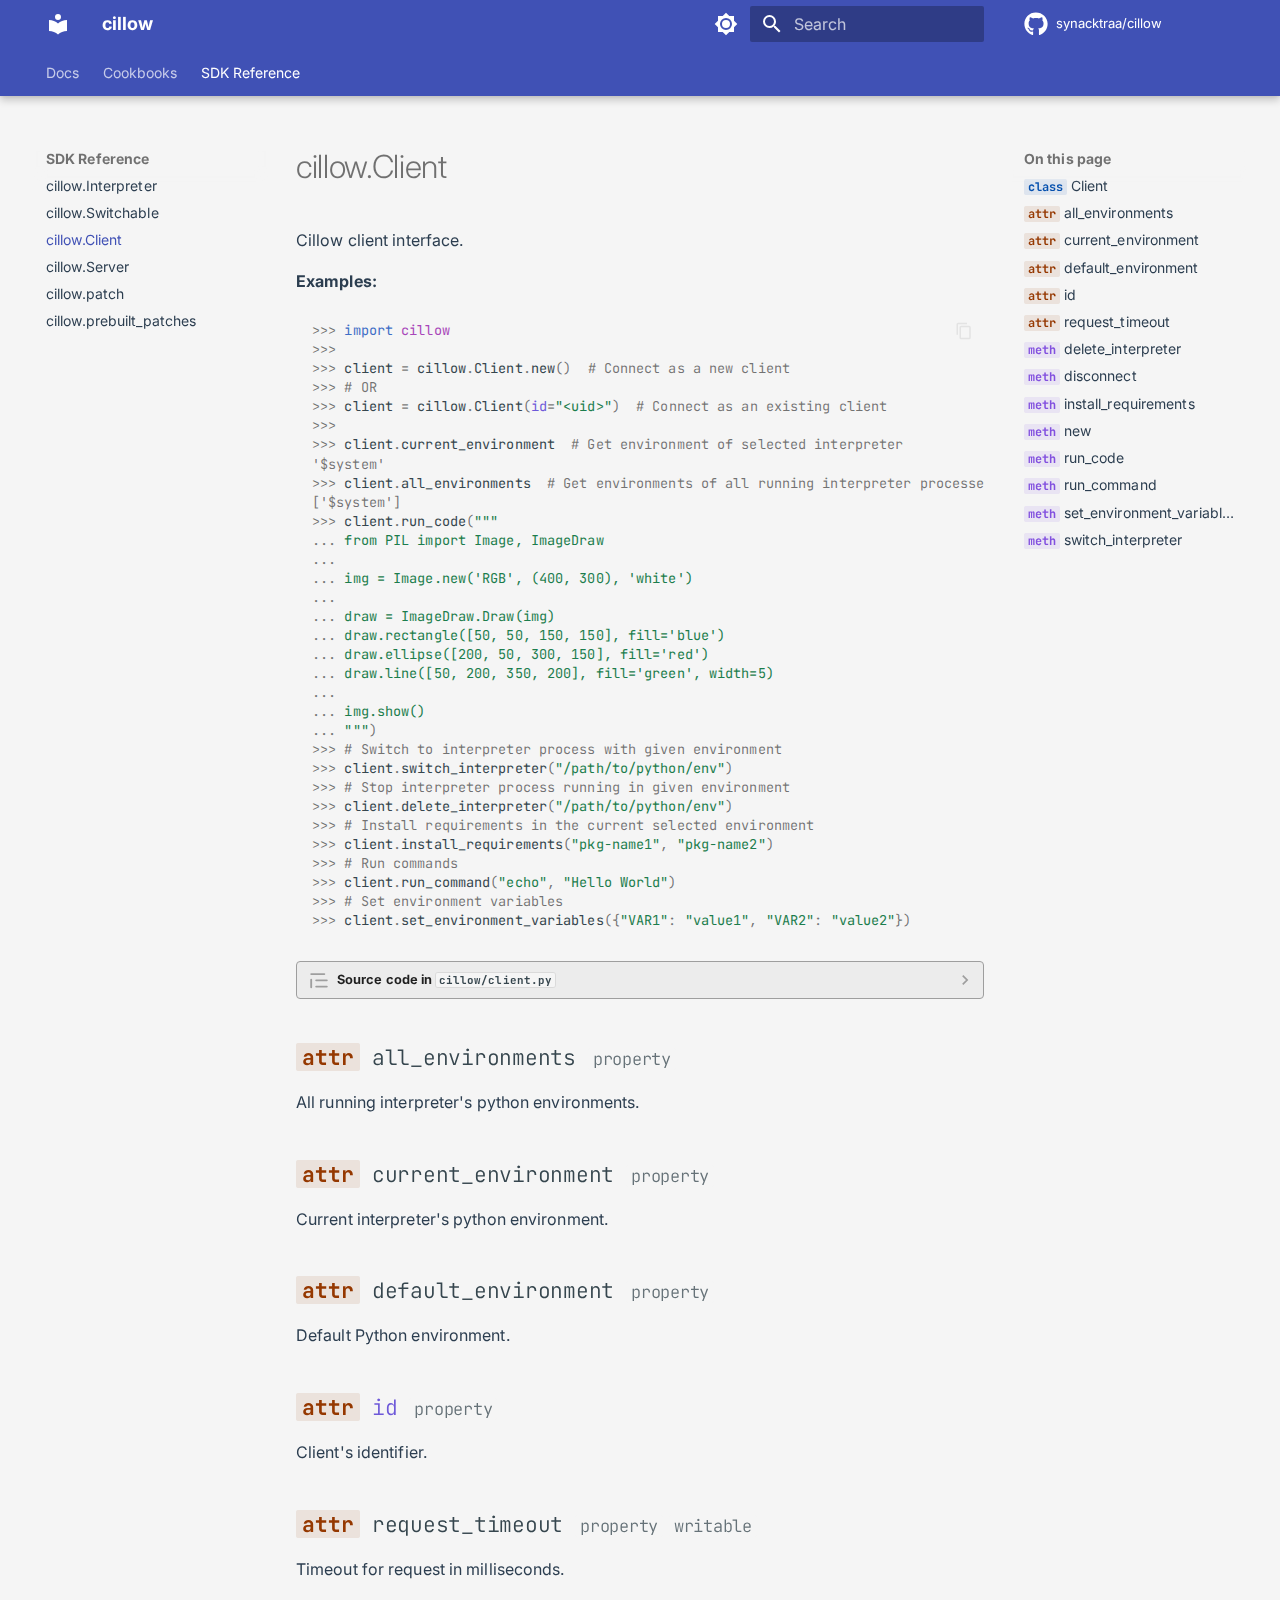
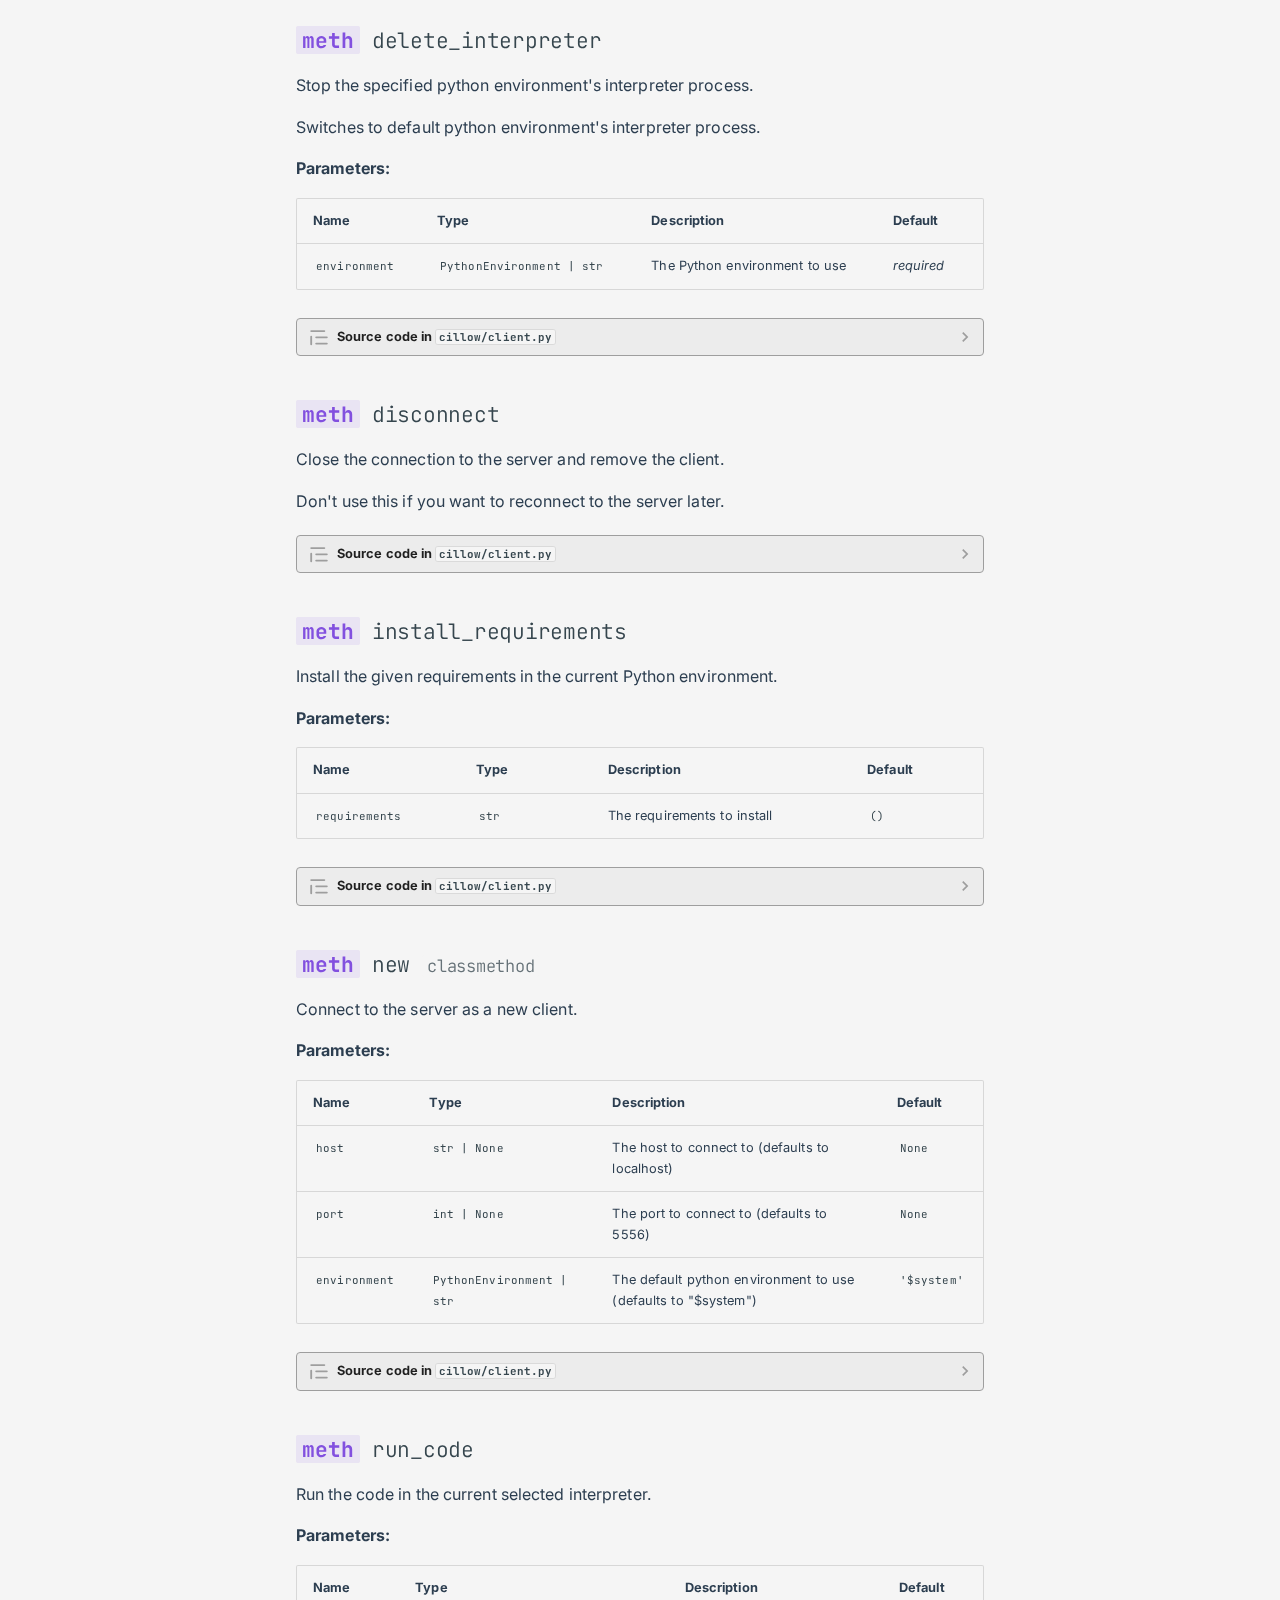
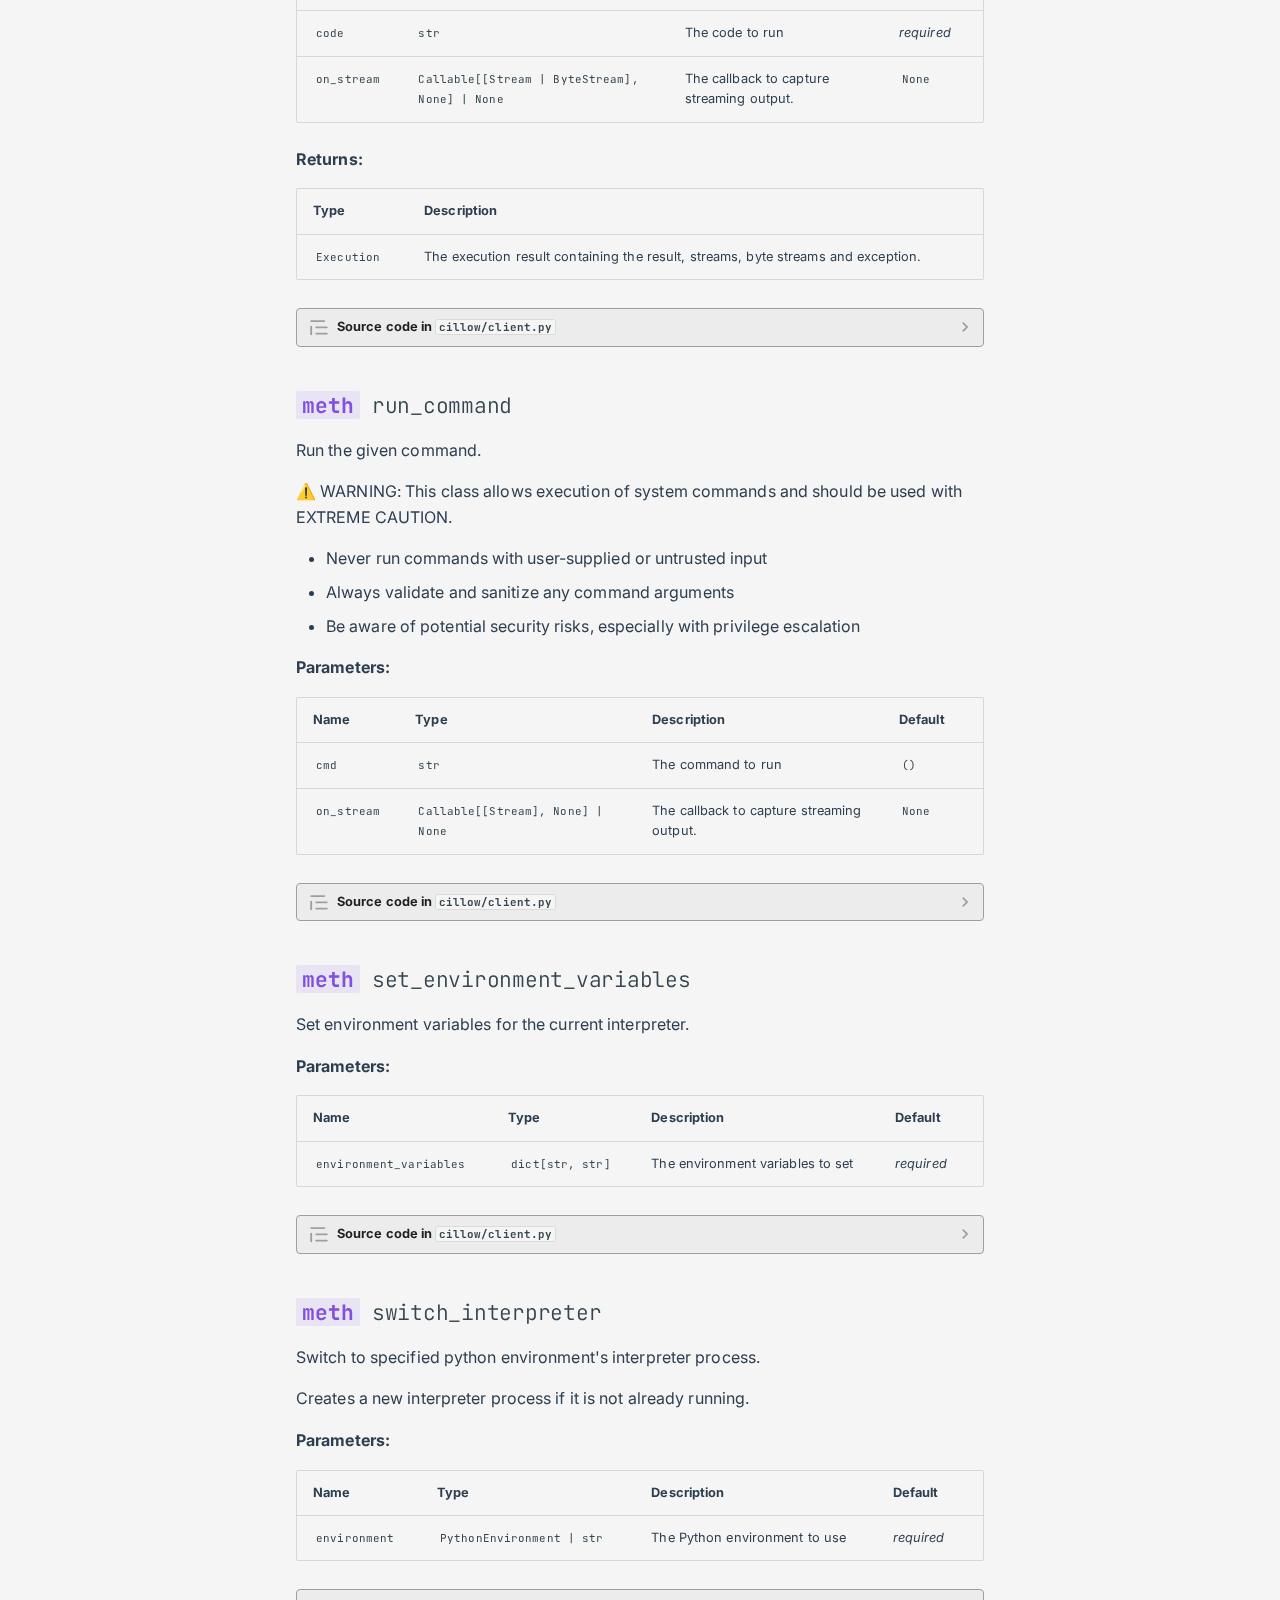
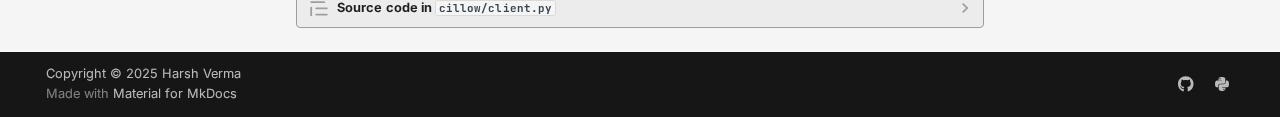
<file: sdk_reference/client/index.html>
<!doctype html>
<html lang="en" class="no-js">
  <head>
    
      <meta charset="utf-8">
      <meta name="viewport" content="width=device-width,initial-scale=1">
      
        <meta name="description" content="Code Interpreter Library">
      
      
        <meta name="author" content="Harsh Verma">
      
      
        <link rel="canonical" href="https://synacktraa.github.io/cillow/sdk_reference/client/">
      
      
        <link rel="prev" href="../switchable/">
      
      
        <link rel="next" href="../server/">
      
      
      <link rel="icon" href="../../assets/images/favicon.png">
      <meta name="generator" content="mkdocs-1.6.1, mkdocs-material-9.5.49">
    
    
      
        <title>cillow.Client - cillow</title>
      
    
    
      <link rel="stylesheet" href="../../assets/stylesheets/main.6f8fc17f.min.css">
      
        
        <link rel="stylesheet" href="../../assets/stylesheets/palette.06af60db.min.css">
      
      
  
  
    
    
  
    
    
  
    
    
  
    
    
  
    
    
  
    
    
  
    
    
  
    
    
  
    
    
  
    
    
  
    
    
  
    
    
  
  
  <style>:root{--md-admonition-icon--note:url('data:image/svg+xml;charset=utf-8,<svg xmlns="http://www.w3.org/2000/svg" viewBox="0 0 16 16"><path d="M1 7.775V2.75C1 1.784 1.784 1 2.75 1h5.025c.464 0 .91.184 1.238.513l6.25 6.25a1.75 1.75 0 0 1 0 2.474l-5.026 5.026a1.75 1.75 0 0 1-2.474 0l-6.25-6.25A1.75 1.75 0 0 1 1 7.775m1.5 0c0 .066.026.13.073.177l6.25 6.25a.25.25 0 0 0 .354 0l5.025-5.025a.25.25 0 0 0 0-.354l-6.25-6.25a.25.25 0 0 0-.177-.073H2.75a.25.25 0 0 0-.25.25ZM6 5a1 1 0 1 1 0 2 1 1 0 0 1 0-2"/></svg>');--md-admonition-icon--abstract:url('data:image/svg+xml;charset=utf-8,<svg xmlns="http://www.w3.org/2000/svg" viewBox="0 0 16 16"><path d="M2.5 1.75v11.5c0 .138.112.25.25.25h3.17a.75.75 0 0 1 0 1.5H2.75A1.75 1.75 0 0 1 1 13.25V1.75C1 .784 1.784 0 2.75 0h8.5C12.216 0 13 .784 13 1.75v7.736a.75.75 0 0 1-1.5 0V1.75a.25.25 0 0 0-.25-.25h-8.5a.25.25 0 0 0-.25.25m13.274 9.537zl-4.557 4.45a.75.75 0 0 1-1.055-.008l-1.943-1.95a.75.75 0 0 1 1.062-1.058l1.419 1.425 4.026-3.932a.75.75 0 1 1 1.048 1.074M4.75 4h4.5a.75.75 0 0 1 0 1.5h-4.5a.75.75 0 0 1 0-1.5M4 7.75A.75.75 0 0 1 4.75 7h2a.75.75 0 0 1 0 1.5h-2A.75.75 0 0 1 4 7.75"/></svg>');--md-admonition-icon--info:url('data:image/svg+xml;charset=utf-8,<svg xmlns="http://www.w3.org/2000/svg" viewBox="0 0 16 16"><path d="M0 8a8 8 0 1 1 16 0A8 8 0 0 1 0 8m8-6.5a6.5 6.5 0 1 0 0 13 6.5 6.5 0 0 0 0-13M6.5 7.75A.75.75 0 0 1 7.25 7h1a.75.75 0 0 1 .75.75v2.75h.25a.75.75 0 0 1 0 1.5h-2a.75.75 0 0 1 0-1.5h.25v-2h-.25a.75.75 0 0 1-.75-.75M8 6a1 1 0 1 1 0-2 1 1 0 0 1 0 2"/></svg>');--md-admonition-icon--tip:url('data:image/svg+xml;charset=utf-8,<svg xmlns="http://www.w3.org/2000/svg" viewBox="0 0 16 16"><path d="M3.499.75a.75.75 0 0 1 1.5 0v.996C5.9 2.903 6.793 3.65 7.662 4.376l.24.202c-.036-.694.055-1.422.426-2.163C9.1.873 10.794-.045 12.622.26 14.408.558 16 1.94 16 4.25c0 1.278-.954 2.575-2.44 2.734l.146.508.065.22c.203.701.412 1.455.476 2.226.142 1.707-.4 3.03-1.487 3.898C11.714 14.671 10.27 15 8.75 15h-6a.75.75 0 0 1 0-1.5h1.376a4.5 4.5 0 0 1-.563-1.191 3.84 3.84 0 0 1-.05-2.063 4.65 4.65 0 0 1-2.025-.293.75.75 0 0 1 .525-1.406c1.357.507 2.376-.006 2.698-.318l.009-.01a.747.747 0 0 1 1.06 0 .75.75 0 0 1-.012 1.074c-.912.92-.992 1.835-.768 2.586.221.74.745 1.337 1.196 1.621H8.75c1.343 0 2.398-.296 3.074-.836.635-.507 1.036-1.31.928-2.602-.05-.603-.216-1.224-.422-1.93l-.064-.221c-.12-.407-.246-.84-.353-1.29a2.4 2.4 0 0 1-.507-.441 3.1 3.1 0 0 1-.633-1.248.75.75 0 0 1 1.455-.364c.046.185.144.436.31.627.146.168.353.305.712.305.738 0 1.25-.615 1.25-1.25 0-1.47-.95-2.315-2.123-2.51-1.172-.196-2.227.387-2.706 1.345-.46.92-.27 1.774.019 3.062l.042.19.01.05c.348.443.666.949.94 1.553a.75.75 0 1 1-1.365.62c-.553-1.217-1.32-1.94-2.3-2.768L6.7 5.527c-.814-.68-1.75-1.462-2.692-2.619a3.7 3.7 0 0 0-1.023.88c-.406.495-.663 1.036-.722 1.508.116.122.306.21.591.239.388.038.797-.06 1.032-.19a.75.75 0 0 1 .728 1.31c-.515.287-1.23.439-1.906.373-.682-.067-1.473-.38-1.879-1.193L.75 5.677V5.5c0-.984.48-1.94 1.077-2.664.46-.559 1.05-1.055 1.673-1.353z"/></svg>');--md-admonition-icon--success:url('data:image/svg+xml;charset=utf-8,<svg xmlns="http://www.w3.org/2000/svg" viewBox="0 0 16 16"><path d="M13.78 4.22a.75.75 0 0 1 0 1.06l-7.25 7.25a.75.75 0 0 1-1.06 0L2.22 9.28a.75.75 0 0 1 .018-1.042.75.75 0 0 1 1.042-.018L6 10.94l6.72-6.72a.75.75 0 0 1 1.06 0"/></svg>');--md-admonition-icon--question:url('data:image/svg+xml;charset=utf-8,<svg xmlns="http://www.w3.org/2000/svg" viewBox="0 0 16 16"><path d="M0 8a8 8 0 1 1 16 0A8 8 0 0 1 0 8m8-6.5a6.5 6.5 0 1 0 0 13 6.5 6.5 0 0 0 0-13M6.92 6.085h.001a.749.749 0 1 1-1.342-.67c.169-.339.436-.701.849-.977C6.845 4.16 7.369 4 8 4a2.76 2.76 0 0 1 1.637.525c.503.377.863.965.863 1.725 0 .448-.115.83-.329 1.15-.205.307-.47.513-.692.662-.109.072-.22.138-.313.195l-.006.004a6 6 0 0 0-.26.16 1 1 0 0 0-.276.245.75.75 0 0 1-1.248-.832c.184-.264.42-.489.692-.661q.154-.1.313-.195l.007-.004c.1-.061.182-.11.258-.161a1 1 0 0 0 .277-.245C8.96 6.514 9 6.427 9 6.25a.61.61 0 0 0-.262-.525A1.27 1.27 0 0 0 8 5.5c-.369 0-.595.09-.74.187a1 1 0 0 0-.34.398M9 11a1 1 0 1 1-2 0 1 1 0 0 1 2 0"/></svg>');--md-admonition-icon--warning:url('data:image/svg+xml;charset=utf-8,<svg xmlns="http://www.w3.org/2000/svg" viewBox="0 0 16 16"><path d="M6.457 1.047c.659-1.234 2.427-1.234 3.086 0l6.082 11.378A1.75 1.75 0 0 1 14.082 15H1.918a1.75 1.75 0 0 1-1.543-2.575Zm1.763.707a.25.25 0 0 0-.44 0L1.698 13.132a.25.25 0 0 0 .22.368h12.164a.25.25 0 0 0 .22-.368Zm.53 3.996v2.5a.75.75 0 0 1-1.5 0v-2.5a.75.75 0 0 1 1.5 0M9 11a1 1 0 1 1-2 0 1 1 0 0 1 2 0"/></svg>');--md-admonition-icon--failure:url('data:image/svg+xml;charset=utf-8,<svg xmlns="http://www.w3.org/2000/svg" viewBox="0 0 16 16"><path d="M2.344 2.343za8 8 0 0 1 11.314 11.314A8.002 8.002 0 0 1 .234 10.089a8 8 0 0 1 2.11-7.746m1.06 10.253a6.5 6.5 0 1 0 9.108-9.275 6.5 6.5 0 0 0-9.108 9.275M6.03 4.97 8 6.94l1.97-1.97a.749.749 0 0 1 1.275.326.75.75 0 0 1-.215.734L9.06 8l1.97 1.97a.749.749 0 0 1-.326 1.275.75.75 0 0 1-.734-.215L8 9.06l-1.97 1.97a.749.749 0 0 1-1.275-.326.75.75 0 0 1 .215-.734L6.94 8 4.97 6.03a.75.75 0 0 1 .018-1.042.75.75 0 0 1 1.042-.018"/></svg>');--md-admonition-icon--danger:url('data:image/svg+xml;charset=utf-8,<svg xmlns="http://www.w3.org/2000/svg" viewBox="0 0 16 16"><path d="M9.504.43a1.516 1.516 0 0 1 2.437 1.713L10.415 5.5h2.123c1.57 0 2.346 1.909 1.22 3.004l-7.34 7.142a1.25 1.25 0 0 1-.871.354h-.302a1.25 1.25 0 0 1-1.157-1.723L5.633 10.5H3.462c-1.57 0-2.346-1.909-1.22-3.004zm1.047 1.074L3.286 8.571A.25.25 0 0 0 3.462 9H6.75a.75.75 0 0 1 .694 1.034l-1.713 4.188 6.982-6.793A.25.25 0 0 0 12.538 7H9.25a.75.75 0 0 1-.683-1.06l2.008-4.418.003-.006-.004-.009-.006-.006-.008-.001q-.005 0-.009.004"/></svg>');--md-admonition-icon--bug:url('data:image/svg+xml;charset=utf-8,<svg xmlns="http://www.w3.org/2000/svg" viewBox="0 0 16 16"><path d="M4.72.22a.75.75 0 0 1 1.06 0l1 .999a3.5 3.5 0 0 1 2.441 0l.999-1a.748.748 0 0 1 1.265.332.75.75 0 0 1-.205.729l-.775.776c.616.63.995 1.493.995 2.444v.327q0 .15-.025.292c.408.14.764.392 1.029.722l1.968-.787a.75.75 0 0 1 .556 1.392L13 7.258V9h2.25a.75.75 0 0 1 0 1.5H13v.5q-.002.615-.141 1.186l2.17.868a.75.75 0 0 1-.557 1.392l-2.184-.873A5 5 0 0 1 8 16a5 5 0 0 1-4.288-2.427l-2.183.873a.75.75 0 0 1-.558-1.392l2.17-.868A5 5 0 0 1 3 11v-.5H.75a.75.75 0 0 1 0-1.5H3V7.258L.971 6.446a.75.75 0 0 1 .558-1.392l1.967.787c.265-.33.62-.583 1.03-.722a1.7 1.7 0 0 1-.026-.292V4.5c0-.951.38-1.814.995-2.444L4.72 1.28a.75.75 0 0 1 0-1.06m.53 6.28a.75.75 0 0 0-.75.75V11a3.5 3.5 0 1 0 7 0V7.25a.75.75 0 0 0-.75-.75ZM6.173 5h3.654A.17.17 0 0 0 10 4.827V4.5a2 2 0 1 0-4 0v.327c0 .096.077.173.173.173"/></svg>');--md-admonition-icon--example:url('data:image/svg+xml;charset=utf-8,<svg xmlns="http://www.w3.org/2000/svg" viewBox="0 0 16 16"><path d="M5 5.782V2.5h-.25a.75.75 0 0 1 0-1.5h6.5a.75.75 0 0 1 0 1.5H11v3.282l3.666 5.76C15.619 13.04 14.543 15 12.767 15H3.233c-1.776 0-2.852-1.96-1.899-3.458Zm-2.4 6.565a.75.75 0 0 0 .633 1.153h9.534a.75.75 0 0 0 .633-1.153L12.225 10.5h-8.45ZM9.5 2.5h-3V6c0 .143-.04.283-.117.403L4.73 9h6.54L9.617 6.403A.75.75 0 0 1 9.5 6Z"/></svg>');--md-admonition-icon--quote:url('data:image/svg+xml;charset=utf-8,<svg xmlns="http://www.w3.org/2000/svg" viewBox="0 0 16 16"><path d="M1.75 2.5h10.5a.75.75 0 0 1 0 1.5H1.75a.75.75 0 0 1 0-1.5m4 5h8.5a.75.75 0 0 1 0 1.5h-8.5a.75.75 0 0 1 0-1.5m0 5h8.5a.75.75 0 0 1 0 1.5h-8.5a.75.75 0 0 1 0-1.5M2.5 7.75v6a.75.75 0 0 1-1.5 0v-6a.75.75 0 0 1 1.5 0"/></svg>');}</style>



    
    
      
    
    
      
        
        
        <link rel="preconnect" href="https://fonts.gstatic.com" crossorigin>
        <link rel="stylesheet" href="https://fonts.googleapis.com/css?family=Inter:300,300i,400,400i,700,700i%7CJetBrains+Mono:400,400i,700,700i&display=fallback">
        <style>:root{--md-text-font:"Inter";--md-code-font:"JetBrains Mono"}</style>
      
    
    
      <link rel="stylesheet" href="../../assets/_mkdocstrings.css">
    
      <link rel="stylesheet" href="../../stylesheets/extra.css">
    
    <script>__md_scope=new URL("../..",location),__md_hash=e=>[...e].reduce(((e,_)=>(e<<5)-e+_.charCodeAt(0)),0),__md_get=(e,_=localStorage,t=__md_scope)=>JSON.parse(_.getItem(t.pathname+"."+e)),__md_set=(e,_,t=localStorage,a=__md_scope)=>{try{t.setItem(a.pathname+"."+e,JSON.stringify(_))}catch(e){}}</script>
    
      

    
    
    
  </head>
  
  
    
    
      
    
    
    
    
    <body dir="ltr" data-md-color-scheme="default" data-md-color-primary="indigo" data-md-color-accent="deep-purple">
  
    
    <input class="md-toggle" data-md-toggle="drawer" type="checkbox" id="__drawer" autocomplete="off">
    <input class="md-toggle" data-md-toggle="search" type="checkbox" id="__search" autocomplete="off">
    <label class="md-overlay" for="__drawer"></label>
    <div data-md-component="skip">
      
        
        <a href="#cillow.client.Client" class="md-skip">
          Skip to content
        </a>
      
    </div>
    <div data-md-component="announce">
      
    </div>
    
    
      

  

<header class="md-header md-header--shadow md-header--lifted" data-md-component="header">
  <nav class="md-header__inner md-grid" aria-label="Header">
    <a href="../.." title="cillow" class="md-header__button md-logo" aria-label="cillow" data-md-component="logo">
      
  
  <svg xmlns="http://www.w3.org/2000/svg" viewBox="0 0 24 24"><path d="M12 8a3 3 0 0 0 3-3 3 3 0 0 0-3-3 3 3 0 0 0-3 3 3 3 0 0 0 3 3m0 3.54C9.64 9.35 6.5 8 3 8v11c3.5 0 6.64 1.35 9 3.54 2.36-2.19 5.5-3.54 9-3.54V8c-3.5 0-6.64 1.35-9 3.54"/></svg>

    </a>
    <label class="md-header__button md-icon" for="__drawer">
      
      <svg xmlns="http://www.w3.org/2000/svg" viewBox="0 0 24 24"><path d="M3 6h18v2H3zm0 5h18v2H3zm0 5h18v2H3z"/></svg>
    </label>
    <div class="md-header__title" data-md-component="header-title">
      <div class="md-header__ellipsis">
        <div class="md-header__topic">
          <span class="md-ellipsis">
            cillow
          </span>
        </div>
        <div class="md-header__topic" data-md-component="header-topic">
          <span class="md-ellipsis">
            
              cillow.Client
            
          </span>
        </div>
      </div>
    </div>
    
      
        <form class="md-header__option" data-md-component="palette">
  
    
    
    
    <input class="md-option" data-md-color-media="(prefers-color-scheme: light)" data-md-color-scheme="default" data-md-color-primary="indigo" data-md-color-accent="deep-purple"  aria-label="Switch to dark mode"  type="radio" name="__palette" id="__palette_0">
    
      <label class="md-header__button md-icon" title="Switch to dark mode" for="__palette_1" hidden>
        <svg xmlns="http://www.w3.org/2000/svg" viewBox="0 0 24 24"><path d="M12 8a4 4 0 0 0-4 4 4 4 0 0 0 4 4 4 4 0 0 0 4-4 4 4 0 0 0-4-4m0 10a6 6 0 0 1-6-6 6 6 0 0 1 6-6 6 6 0 0 1 6 6 6 6 0 0 1-6 6m8-9.31V4h-4.69L12 .69 8.69 4H4v4.69L.69 12 4 15.31V20h4.69L12 23.31 15.31 20H20v-4.69L23.31 12z"/></svg>
      </label>
    
  
    
    
    
    <input class="md-option" data-md-color-media="(prefers-color-scheme: dark)" data-md-color-scheme="slate" data-md-color-primary="blue-grey" data-md-color-accent="deep-purple"  aria-label="Switch to light mode"  type="radio" name="__palette" id="__palette_1">
    
      <label class="md-header__button md-icon" title="Switch to light mode" for="__palette_0" hidden>
        <svg xmlns="http://www.w3.org/2000/svg" viewBox="0 0 24 24"><path d="M12 18c-.89 0-1.74-.2-2.5-.55C11.56 16.5 13 14.42 13 12s-1.44-4.5-3.5-5.45C10.26 6.2 11.11 6 12 6a6 6 0 0 1 6 6 6 6 0 0 1-6 6m8-9.31V4h-4.69L12 .69 8.69 4H4v4.69L.69 12 4 15.31V20h4.69L12 23.31 15.31 20H20v-4.69L23.31 12z"/></svg>
      </label>
    
  
</form>
      
    
    
      <script>var palette=__md_get("__palette");if(palette&&palette.color){if("(prefers-color-scheme)"===palette.color.media){var media=matchMedia("(prefers-color-scheme: light)"),input=document.querySelector(media.matches?"[data-md-color-media='(prefers-color-scheme: light)']":"[data-md-color-media='(prefers-color-scheme: dark)']");palette.color.media=input.getAttribute("data-md-color-media"),palette.color.scheme=input.getAttribute("data-md-color-scheme"),palette.color.primary=input.getAttribute("data-md-color-primary"),palette.color.accent=input.getAttribute("data-md-color-accent")}for(var[key,value]of Object.entries(palette.color))document.body.setAttribute("data-md-color-"+key,value)}</script>
    
    
    
      <label class="md-header__button md-icon" for="__search">
        
        <svg xmlns="http://www.w3.org/2000/svg" viewBox="0 0 24 24"><path d="M9.5 3A6.5 6.5 0 0 1 16 9.5c0 1.61-.59 3.09-1.56 4.23l.27.27h.79l5 5-1.5 1.5-5-5v-.79l-.27-.27A6.52 6.52 0 0 1 9.5 16 6.5 6.5 0 0 1 3 9.5 6.5 6.5 0 0 1 9.5 3m0 2C7 5 5 7 5 9.5S7 14 9.5 14 14 12 14 9.5 12 5 9.5 5"/></svg>
      </label>
      <div class="md-search" data-md-component="search" role="dialog">
  <label class="md-search__overlay" for="__search"></label>
  <div class="md-search__inner" role="search">
    <form class="md-search__form" name="search">
      <input type="text" class="md-search__input" name="query" aria-label="Search" placeholder="Search" autocapitalize="off" autocorrect="off" autocomplete="off" spellcheck="false" data-md-component="search-query" required>
      <label class="md-search__icon md-icon" for="__search">
        
        <svg xmlns="http://www.w3.org/2000/svg" viewBox="0 0 24 24"><path d="M9.5 3A6.5 6.5 0 0 1 16 9.5c0 1.61-.59 3.09-1.56 4.23l.27.27h.79l5 5-1.5 1.5-5-5v-.79l-.27-.27A6.52 6.52 0 0 1 9.5 16 6.5 6.5 0 0 1 3 9.5 6.5 6.5 0 0 1 9.5 3m0 2C7 5 5 7 5 9.5S7 14 9.5 14 14 12 14 9.5 12 5 9.5 5"/></svg>
        
        <svg xmlns="http://www.w3.org/2000/svg" viewBox="0 0 24 24"><path d="M20 11v2H8l5.5 5.5-1.42 1.42L4.16 12l7.92-7.92L13.5 5.5 8 11z"/></svg>
      </label>
      <nav class="md-search__options" aria-label="Search">
        
        <button type="reset" class="md-search__icon md-icon" title="Clear" aria-label="Clear" tabindex="-1">
          
          <svg xmlns="http://www.w3.org/2000/svg" viewBox="0 0 24 24"><path d="M19 6.41 17.59 5 12 10.59 6.41 5 5 6.41 10.59 12 5 17.59 6.41 19 12 13.41 17.59 19 19 17.59 13.41 12z"/></svg>
        </button>
      </nav>
      
    </form>
    <div class="md-search__output">
      <div class="md-search__scrollwrap" tabindex="0" data-md-scrollfix>
        <div class="md-search-result" data-md-component="search-result">
          <div class="md-search-result__meta">
            Initializing search
          </div>
          <ol class="md-search-result__list" role="presentation"></ol>
        </div>
      </div>
    </div>
  </div>
</div>
    
    
      <div class="md-header__source">
        <a href="https://github.com/synacktraa/cillow" title="Go to repository" class="md-source" data-md-component="source">
  <div class="md-source__icon md-icon">
    
    <svg xmlns="http://www.w3.org/2000/svg" viewBox="0 0 496 512"><!--! Font Awesome Free 6.7.1 by @fontawesome - https://fontawesome.com License - https://fontawesome.com/license/free (Icons: CC BY 4.0, Fonts: SIL OFL 1.1, Code: MIT License) Copyright 2024 Fonticons, Inc.--><path d="M165.9 397.4c0 2-2.3 3.6-5.2 3.6-3.3.3-5.6-1.3-5.6-3.6 0-2 2.3-3.6 5.2-3.6 3-.3 5.6 1.3 5.6 3.6m-31.1-4.5c-.7 2 1.3 4.3 4.3 4.9 2.6 1 5.6 0 6.2-2s-1.3-4.3-4.3-5.2c-2.6-.7-5.5.3-6.2 2.3m44.2-1.7c-2.9.7-4.9 2.6-4.6 4.9.3 2 2.9 3.3 5.9 2.6 2.9-.7 4.9-2.6 4.6-4.6-.3-1.9-3-3.2-5.9-2.9M244.8 8C106.1 8 0 113.3 0 252c0 110.9 69.8 205.8 169.5 239.2 12.8 2.3 17.3-5.6 17.3-12.1 0-6.2-.3-40.4-.3-61.4 0 0-70 15-84.7-29.8 0 0-11.4-29.1-27.8-36.6 0 0-22.9-15.7 1.6-15.4 0 0 24.9 2 38.6 25.8 21.9 38.6 58.6 27.5 72.9 20.9 2.3-16 8.8-27.1 16-33.7-55.9-6.2-112.3-14.3-112.3-110.5 0-27.5 7.6-41.3 23.6-58.9-2.6-6.5-11.1-33.3 2.6-67.9 20.9-6.5 69 27 69 27 20-5.6 41.5-8.5 62.8-8.5s42.8 2.9 62.8 8.5c0 0 48.1-33.6 69-27 13.7 34.7 5.2 61.4 2.6 67.9 16 17.7 25.8 31.5 25.8 58.9 0 96.5-58.9 104.2-114.8 110.5 9.2 7.9 17 22.9 17 46.4 0 33.7-.3 75.4-.3 83.6 0 6.5 4.6 14.4 17.3 12.1C428.2 457.8 496 362.9 496 252 496 113.3 383.5 8 244.8 8M97.2 352.9c-1.3 1-1 3.3.7 5.2 1.6 1.6 3.9 2.3 5.2 1 1.3-1 1-3.3-.7-5.2-1.6-1.6-3.9-2.3-5.2-1m-10.8-8.1c-.7 1.3.3 2.9 2.3 3.9 1.6 1 3.6.7 4.3-.7.7-1.3-.3-2.9-2.3-3.9-2-.6-3.6-.3-4.3.7m32.4 35.6c-1.6 1.3-1 4.3 1.3 6.2 2.3 2.3 5.2 2.6 6.5 1 1.3-1.3.7-4.3-1.3-6.2-2.2-2.3-5.2-2.6-6.5-1m-11.4-14.7c-1.6 1-1.6 3.6 0 5.9s4.3 3.3 5.6 2.3c1.6-1.3 1.6-3.9 0-6.2-1.4-2.3-4-3.3-5.6-2"/></svg>
  </div>
  <div class="md-source__repository">
    synacktraa/cillow
  </div>
</a>
      </div>
    
  </nav>
  
    
      
<nav class="md-tabs" aria-label="Tabs" data-md-component="tabs">
  <div class="md-grid">
    <ul class="md-tabs__list">
      
        
  
  
  
    
    
      <li class="md-tabs__item">
        <a href="../.." class="md-tabs__link">
          
  
    
  
  Docs

        </a>
      </li>
    
  

      
        
  
  
  
    <li class="md-tabs__item">
      <a href="../../cookbooks/" class="md-tabs__link">
        
  
    
  
  Cookbooks

      </a>
    </li>
  

      
        
  
  
    
  
  
    
    
      <li class="md-tabs__item md-tabs__item--active">
        <a href="../interpreter/" class="md-tabs__link">
          
  
    
  
  SDK Reference

        </a>
      </li>
    
  

      
    </ul>
  </div>
</nav>
    
  
</header>
    
    <div class="md-container" data-md-component="container">
      
      
        
      
      <main class="md-main" data-md-component="main">
        <div class="md-main__inner md-grid">
          
            
              
              <div class="md-sidebar md-sidebar--primary" data-md-component="sidebar" data-md-type="navigation" >
                <div class="md-sidebar__scrollwrap">
                  <div class="md-sidebar__inner">
                    


  


<nav class="md-nav md-nav--primary md-nav--lifted" aria-label="Navigation" data-md-level="0">
  <label class="md-nav__title" for="__drawer">
    <a href="../.." title="cillow" class="md-nav__button md-logo" aria-label="cillow" data-md-component="logo">
      
  
  <svg xmlns="http://www.w3.org/2000/svg" viewBox="0 0 24 24"><path d="M12 8a3 3 0 0 0 3-3 3 3 0 0 0-3-3 3 3 0 0 0-3 3 3 3 0 0 0 3 3m0 3.54C9.64 9.35 6.5 8 3 8v11c3.5 0 6.64 1.35 9 3.54 2.36-2.19 5.5-3.54 9-3.54V8c-3.5 0-6.64 1.35-9 3.54"/></svg>

    </a>
    cillow
  </label>
  
    <div class="md-nav__source">
      <a href="https://github.com/synacktraa/cillow" title="Go to repository" class="md-source" data-md-component="source">
  <div class="md-source__icon md-icon">
    
    <svg xmlns="http://www.w3.org/2000/svg" viewBox="0 0 496 512"><!--! Font Awesome Free 6.7.1 by @fontawesome - https://fontawesome.com License - https://fontawesome.com/license/free (Icons: CC BY 4.0, Fonts: SIL OFL 1.1, Code: MIT License) Copyright 2024 Fonticons, Inc.--><path d="M165.9 397.4c0 2-2.3 3.6-5.2 3.6-3.3.3-5.6-1.3-5.6-3.6 0-2 2.3-3.6 5.2-3.6 3-.3 5.6 1.3 5.6 3.6m-31.1-4.5c-.7 2 1.3 4.3 4.3 4.9 2.6 1 5.6 0 6.2-2s-1.3-4.3-4.3-5.2c-2.6-.7-5.5.3-6.2 2.3m44.2-1.7c-2.9.7-4.9 2.6-4.6 4.9.3 2 2.9 3.3 5.9 2.6 2.9-.7 4.9-2.6 4.6-4.6-.3-1.9-3-3.2-5.9-2.9M244.8 8C106.1 8 0 113.3 0 252c0 110.9 69.8 205.8 169.5 239.2 12.8 2.3 17.3-5.6 17.3-12.1 0-6.2-.3-40.4-.3-61.4 0 0-70 15-84.7-29.8 0 0-11.4-29.1-27.8-36.6 0 0-22.9-15.7 1.6-15.4 0 0 24.9 2 38.6 25.8 21.9 38.6 58.6 27.5 72.9 20.9 2.3-16 8.8-27.1 16-33.7-55.9-6.2-112.3-14.3-112.3-110.5 0-27.5 7.6-41.3 23.6-58.9-2.6-6.5-11.1-33.3 2.6-67.9 20.9-6.5 69 27 69 27 20-5.6 41.5-8.5 62.8-8.5s42.8 2.9 62.8 8.5c0 0 48.1-33.6 69-27 13.7 34.7 5.2 61.4 2.6 67.9 16 17.7 25.8 31.5 25.8 58.9 0 96.5-58.9 104.2-114.8 110.5 9.2 7.9 17 22.9 17 46.4 0 33.7-.3 75.4-.3 83.6 0 6.5 4.6 14.4 17.3 12.1C428.2 457.8 496 362.9 496 252 496 113.3 383.5 8 244.8 8M97.2 352.9c-1.3 1-1 3.3.7 5.2 1.6 1.6 3.9 2.3 5.2 1 1.3-1 1-3.3-.7-5.2-1.6-1.6-3.9-2.3-5.2-1m-10.8-8.1c-.7 1.3.3 2.9 2.3 3.9 1.6 1 3.6.7 4.3-.7.7-1.3-.3-2.9-2.3-3.9-2-.6-3.6-.3-4.3.7m32.4 35.6c-1.6 1.3-1 4.3 1.3 6.2 2.3 2.3 5.2 2.6 6.5 1 1.3-1.3.7-4.3-1.3-6.2-2.2-2.3-5.2-2.6-6.5-1m-11.4-14.7c-1.6 1-1.6 3.6 0 5.9s4.3 3.3 5.6 2.3c1.6-1.3 1.6-3.9 0-6.2-1.4-2.3-4-3.3-5.6-2"/></svg>
  </div>
  <div class="md-source__repository">
    synacktraa/cillow
  </div>
</a>
    </div>
  
  <ul class="md-nav__list" data-md-scrollfix>
    
      
      
  
  
  
  
    
    
      
        
          
        
      
        
      
        
      
        
      
    
    
      
      
        
      
    
    
    <li class="md-nav__item md-nav__item--nested">
      
        
        
          
        
        <input class="md-nav__toggle md-toggle md-toggle--indeterminate" type="checkbox" id="__nav_1" >
        
          
          
          <div class="md-nav__link md-nav__container">
            <a href="../.." class="md-nav__link ">
              
  
  <span class="md-ellipsis">
    Docs
  </span>
  

            </a>
            
              
              <label class="md-nav__link " for="__nav_1" id="__nav_1_label" tabindex="0">
                <span class="md-nav__icon md-icon"></span>
              </label>
            
          </div>
        
        <nav class="md-nav" data-md-level="1" aria-labelledby="__nav_1_label" aria-expanded="false">
          <label class="md-nav__title" for="__nav_1">
            <span class="md-nav__icon md-icon"></span>
            Docs
          </label>
          <ul class="md-nav__list" data-md-scrollfix>
            
              
            
              
                
  
  
  
  
    
    
      
        
      
        
      
        
      
    
    
      
      
        
      
    
    
    <li class="md-nav__item md-nav__item--nested">
      
        
        
          
        
        <input class="md-nav__toggle md-toggle md-toggle--indeterminate" type="checkbox" id="__nav_1_2" >
        
          
          <label class="md-nav__link" for="__nav_1_2" id="__nav_1_2_label" tabindex="0">
            
  
  <span class="md-ellipsis">
    Quickstart
  </span>
  

            <span class="md-nav__icon md-icon"></span>
          </label>
        
        <nav class="md-nav" data-md-level="2" aria-labelledby="__nav_1_2_label" aria-expanded="false">
          <label class="md-nav__title" for="__nav_1_2">
            <span class="md-nav__icon md-icon"></span>
            Quickstart
          </label>
          <ul class="md-nav__list" data-md-scrollfix>
            
              
                
  
  
  
  
    <li class="md-nav__item">
      <a href="../../quickstart/using_cillow/" class="md-nav__link">
        
  
  <span class="md-ellipsis">
    Using Cillow
  </span>
  

      </a>
    </li>
  

              
            
              
                
  
  
  
  
    <li class="md-nav__item">
      <a href="../../quickstart/custom_patches/" class="md-nav__link">
        
  
  <span class="md-ellipsis">
    Custom Patches
  </span>
  

      </a>
    </li>
  

              
            
              
                
  
  
  
  
    <li class="md-nav__item">
      <a href="../../quickstart/connecting_LLM_%26_Frameworks/" class="md-nav__link">
        
  
  <span class="md-ellipsis">
    Connecting LLMs & Frameworks
  </span>
  

      </a>
    </li>
  

              
            
          </ul>
        </nav>
      
    </li>
  

              
            
              
                
  
  
  
  
    <li class="md-nav__item">
      <a href="../../sandboxing_the_server/" class="md-nav__link">
        
  
  <span class="md-ellipsis">
    Sandboxing The Server
  </span>
  

      </a>
    </li>
  

              
            
              
                
  
  
  
  
    <li class="md-nav__item">
      <a href="../../supported_languages/" class="md-nav__link">
        
  
  <span class="md-ellipsis">
    Supported Languages
  </span>
  

      </a>
    </li>
  

              
            
          </ul>
        </nav>
      
    </li>
  

    
      
      
  
  
  
  
    <li class="md-nav__item">
      <a href="../../cookbooks/" class="md-nav__link">
        
  
  <span class="md-ellipsis">
    Cookbooks
  </span>
  

      </a>
    </li>
  

    
      
      
  
  
    
  
  
  
    
    
      
        
      
        
      
        
      
        
      
        
      
        
      
    
    
      
        
        
      
      
        
      
    
    
    <li class="md-nav__item md-nav__item--active md-nav__item--section md-nav__item--nested">
      
        
        
        <input class="md-nav__toggle md-toggle " type="checkbox" id="__nav_3" checked>
        
          
          <label class="md-nav__link" for="__nav_3" id="__nav_3_label" tabindex="">
            
  
  <span class="md-ellipsis">
    SDK Reference
  </span>
  

            <span class="md-nav__icon md-icon"></span>
          </label>
        
        <nav class="md-nav" data-md-level="1" aria-labelledby="__nav_3_label" aria-expanded="true">
          <label class="md-nav__title" for="__nav_3">
            <span class="md-nav__icon md-icon"></span>
            SDK Reference
          </label>
          <ul class="md-nav__list" data-md-scrollfix>
            
              
                
  
  
  
  
    <li class="md-nav__item">
      <a href="../interpreter/" class="md-nav__link">
        
  
  <span class="md-ellipsis">
    cillow.Interpreter
  </span>
  

      </a>
    </li>
  

              
            
              
                
  
  
  
  
    <li class="md-nav__item">
      <a href="../switchable/" class="md-nav__link">
        
  
  <span class="md-ellipsis">
    cillow.Switchable
  </span>
  

      </a>
    </li>
  

              
            
              
                
  
  
    
  
  
  
    <li class="md-nav__item md-nav__item--active">
      
      <input class="md-nav__toggle md-toggle" type="checkbox" id="__toc">
      
      
      
        <label class="md-nav__link md-nav__link--active" for="__toc">
          
  
  <span class="md-ellipsis">
    cillow.Client
  </span>
  

          <span class="md-nav__icon md-icon"></span>
        </label>
      
      <a href="./" class="md-nav__link md-nav__link--active">
        
  
  <span class="md-ellipsis">
    cillow.Client
  </span>
  

      </a>
      
        

  

<nav class="md-nav md-nav--secondary" aria-label="On this page">
  
  
  
  
    <label class="md-nav__title" for="__toc">
      <span class="md-nav__icon md-icon"></span>
      On this page
    </label>
    <ul class="md-nav__list" data-md-component="toc" data-md-scrollfix>
      
        <li class="md-nav__item">
  <a href="#cillow.client.Client" class="md-nav__link">
    <span class="md-ellipsis">
      <code class="doc-symbol doc-symbol-toc doc-symbol-class"></code>&nbsp;Client
    </span>
  </a>
  
</li>
      
        <li class="md-nav__item">
  <a href="#cillow.client.Client.all_environments" class="md-nav__link">
    <span class="md-ellipsis">
      <code class="doc-symbol doc-symbol-toc doc-symbol-attribute"></code>&nbsp;all_environments
    </span>
  </a>
  
</li>
      
        <li class="md-nav__item">
  <a href="#cillow.client.Client.current_environment" class="md-nav__link">
    <span class="md-ellipsis">
      <code class="doc-symbol doc-symbol-toc doc-symbol-attribute"></code>&nbsp;current_environment
    </span>
  </a>
  
</li>
      
        <li class="md-nav__item">
  <a href="#cillow.client.Client.default_environment" class="md-nav__link">
    <span class="md-ellipsis">
      <code class="doc-symbol doc-symbol-toc doc-symbol-attribute"></code>&nbsp;default_environment
    </span>
  </a>
  
</li>
      
        <li class="md-nav__item">
  <a href="#cillow.client.Client.id" class="md-nav__link">
    <span class="md-ellipsis">
      <code class="doc-symbol doc-symbol-toc doc-symbol-attribute"></code>&nbsp;id
    </span>
  </a>
  
</li>
      
        <li class="md-nav__item">
  <a href="#cillow.client.Client.request_timeout" class="md-nav__link">
    <span class="md-ellipsis">
      <code class="doc-symbol doc-symbol-toc doc-symbol-attribute"></code>&nbsp;request_timeout
    </span>
  </a>
  
</li>
      
        <li class="md-nav__item">
  <a href="#cillow.client.Client.delete_interpreter" class="md-nav__link">
    <span class="md-ellipsis">
      <code class="doc-symbol doc-symbol-toc doc-symbol-method"></code>&nbsp;delete_interpreter
    </span>
  </a>
  
</li>
      
        <li class="md-nav__item">
  <a href="#cillow.client.Client.disconnect" class="md-nav__link">
    <span class="md-ellipsis">
      <code class="doc-symbol doc-symbol-toc doc-symbol-method"></code>&nbsp;disconnect
    </span>
  </a>
  
</li>
      
        <li class="md-nav__item">
  <a href="#cillow.client.Client.install_requirements" class="md-nav__link">
    <span class="md-ellipsis">
      <code class="doc-symbol doc-symbol-toc doc-symbol-method"></code>&nbsp;install_requirements
    </span>
  </a>
  
</li>
      
        <li class="md-nav__item">
  <a href="#cillow.client.Client.new" class="md-nav__link">
    <span class="md-ellipsis">
      <code class="doc-symbol doc-symbol-toc doc-symbol-method"></code>&nbsp;new
    </span>
  </a>
  
</li>
      
        <li class="md-nav__item">
  <a href="#cillow.client.Client.run_code" class="md-nav__link">
    <span class="md-ellipsis">
      <code class="doc-symbol doc-symbol-toc doc-symbol-method"></code>&nbsp;run_code
    </span>
  </a>
  
</li>
      
        <li class="md-nav__item">
  <a href="#cillow.client.Client.run_command" class="md-nav__link">
    <span class="md-ellipsis">
      <code class="doc-symbol doc-symbol-toc doc-symbol-method"></code>&nbsp;run_command
    </span>
  </a>
  
</li>
      
        <li class="md-nav__item">
  <a href="#cillow.client.Client.set_environment_variables" class="md-nav__link">
    <span class="md-ellipsis">
      <code class="doc-symbol doc-symbol-toc doc-symbol-method"></code>&nbsp;set_environment_variables
    </span>
  </a>
  
</li>
      
        <li class="md-nav__item">
  <a href="#cillow.client.Client.switch_interpreter" class="md-nav__link">
    <span class="md-ellipsis">
      <code class="doc-symbol doc-symbol-toc doc-symbol-method"></code>&nbsp;switch_interpreter
    </span>
  </a>
  
</li>
      
    </ul>
  
</nav>
      
    </li>
  

              
            
              
                
  
  
  
  
    <li class="md-nav__item">
      <a href="../server/" class="md-nav__link">
        
  
  <span class="md-ellipsis">
    cillow.Server
  </span>
  

      </a>
    </li>
  

              
            
              
                
  
  
  
  
    <li class="md-nav__item">
      <a href="../patch/" class="md-nav__link">
        
  
  <span class="md-ellipsis">
    cillow.patch
  </span>
  

      </a>
    </li>
  

              
            
              
                
  
  
  
  
    <li class="md-nav__item">
      <a href="../prebuilt_patches/" class="md-nav__link">
        
  
  <span class="md-ellipsis">
    cillow.prebuilt_patches
  </span>
  

      </a>
    </li>
  

              
            
          </ul>
        </nav>
      
    </li>
  

    
  </ul>
</nav>
                  </div>
                </div>
              </div>
            
            
              
              <div class="md-sidebar md-sidebar--secondary" data-md-component="sidebar" data-md-type="toc" >
                <div class="md-sidebar__scrollwrap">
                  <div class="md-sidebar__inner">
                    

  

<nav class="md-nav md-nav--secondary" aria-label="On this page">
  
  
  
  
    <label class="md-nav__title" for="__toc">
      <span class="md-nav__icon md-icon"></span>
      On this page
    </label>
    <ul class="md-nav__list" data-md-component="toc" data-md-scrollfix>
      
        <li class="md-nav__item">
  <a href="#cillow.client.Client" class="md-nav__link">
    <span class="md-ellipsis">
      <code class="doc-symbol doc-symbol-toc doc-symbol-class"></code>&nbsp;Client
    </span>
  </a>
  
</li>
      
        <li class="md-nav__item">
  <a href="#cillow.client.Client.all_environments" class="md-nav__link">
    <span class="md-ellipsis">
      <code class="doc-symbol doc-symbol-toc doc-symbol-attribute"></code>&nbsp;all_environments
    </span>
  </a>
  
</li>
      
        <li class="md-nav__item">
  <a href="#cillow.client.Client.current_environment" class="md-nav__link">
    <span class="md-ellipsis">
      <code class="doc-symbol doc-symbol-toc doc-symbol-attribute"></code>&nbsp;current_environment
    </span>
  </a>
  
</li>
      
        <li class="md-nav__item">
  <a href="#cillow.client.Client.default_environment" class="md-nav__link">
    <span class="md-ellipsis">
      <code class="doc-symbol doc-symbol-toc doc-symbol-attribute"></code>&nbsp;default_environment
    </span>
  </a>
  
</li>
      
        <li class="md-nav__item">
  <a href="#cillow.client.Client.id" class="md-nav__link">
    <span class="md-ellipsis">
      <code class="doc-symbol doc-symbol-toc doc-symbol-attribute"></code>&nbsp;id
    </span>
  </a>
  
</li>
      
        <li class="md-nav__item">
  <a href="#cillow.client.Client.request_timeout" class="md-nav__link">
    <span class="md-ellipsis">
      <code class="doc-symbol doc-symbol-toc doc-symbol-attribute"></code>&nbsp;request_timeout
    </span>
  </a>
  
</li>
      
        <li class="md-nav__item">
  <a href="#cillow.client.Client.delete_interpreter" class="md-nav__link">
    <span class="md-ellipsis">
      <code class="doc-symbol doc-symbol-toc doc-symbol-method"></code>&nbsp;delete_interpreter
    </span>
  </a>
  
</li>
      
        <li class="md-nav__item">
  <a href="#cillow.client.Client.disconnect" class="md-nav__link">
    <span class="md-ellipsis">
      <code class="doc-symbol doc-symbol-toc doc-symbol-method"></code>&nbsp;disconnect
    </span>
  </a>
  
</li>
      
        <li class="md-nav__item">
  <a href="#cillow.client.Client.install_requirements" class="md-nav__link">
    <span class="md-ellipsis">
      <code class="doc-symbol doc-symbol-toc doc-symbol-method"></code>&nbsp;install_requirements
    </span>
  </a>
  
</li>
      
        <li class="md-nav__item">
  <a href="#cillow.client.Client.new" class="md-nav__link">
    <span class="md-ellipsis">
      <code class="doc-symbol doc-symbol-toc doc-symbol-method"></code>&nbsp;new
    </span>
  </a>
  
</li>
      
        <li class="md-nav__item">
  <a href="#cillow.client.Client.run_code" class="md-nav__link">
    <span class="md-ellipsis">
      <code class="doc-symbol doc-symbol-toc doc-symbol-method"></code>&nbsp;run_code
    </span>
  </a>
  
</li>
      
        <li class="md-nav__item">
  <a href="#cillow.client.Client.run_command" class="md-nav__link">
    <span class="md-ellipsis">
      <code class="doc-symbol doc-symbol-toc doc-symbol-method"></code>&nbsp;run_command
    </span>
  </a>
  
</li>
      
        <li class="md-nav__item">
  <a href="#cillow.client.Client.set_environment_variables" class="md-nav__link">
    <span class="md-ellipsis">
      <code class="doc-symbol doc-symbol-toc doc-symbol-method"></code>&nbsp;set_environment_variables
    </span>
  </a>
  
</li>
      
        <li class="md-nav__item">
  <a href="#cillow.client.Client.switch_interpreter" class="md-nav__link">
    <span class="md-ellipsis">
      <code class="doc-symbol doc-symbol-toc doc-symbol-method"></code>&nbsp;switch_interpreter
    </span>
  </a>
  
</li>
      
    </ul>
  
</nav>
                  </div>
                </div>
              </div>
            
          
          
            <div class="md-content" data-md-component="content">
              <article class="md-content__inner md-typeset">
                
                  

  
  


  <h1>cillow.Client</h1>

<div class="doc doc-object doc-class">



<a id="cillow.client.Client"></a>
    <div class="doc doc-contents first">


        <p>Cillow client interface.</p>


<p><span class="doc-section-title">Examples:</span></p>
    <div class="language-pycon highlight"><pre><span></span><code><span id="__span-0-1"><a id="__codelineno-0-1" name="__codelineno-0-1" href="#__codelineno-0-1"></a><span class="gp">&gt;&gt;&gt; </span><span class="kn">import</span> <span class="nn">cillow</span>
</span><span id="__span-0-2"><a id="__codelineno-0-2" name="__codelineno-0-2" href="#__codelineno-0-2"></a><span class="gp">&gt;&gt;&gt;</span>
</span><span id="__span-0-3"><a id="__codelineno-0-3" name="__codelineno-0-3" href="#__codelineno-0-3"></a><span class="gp">&gt;&gt;&gt; </span><span class="n">client</span> <span class="o">=</span> <span class="n">cillow</span><span class="o">.</span><span class="n">Client</span><span class="o">.</span><span class="n">new</span><span class="p">()</span>  <span class="c1"># Connect as a new client</span>
</span><span id="__span-0-4"><a id="__codelineno-0-4" name="__codelineno-0-4" href="#__codelineno-0-4"></a><span class="gp">&gt;&gt;&gt; </span><span class="c1"># OR</span>
</span><span id="__span-0-5"><a id="__codelineno-0-5" name="__codelineno-0-5" href="#__codelineno-0-5"></a><span class="gp">&gt;&gt;&gt; </span><span class="n">client</span> <span class="o">=</span> <span class="n">cillow</span><span class="o">.</span><span class="n">Client</span><span class="p">(</span><span class="nb">id</span><span class="o">=</span><span class="s2">&quot;&lt;uid&gt;&quot;</span><span class="p">)</span>  <span class="c1"># Connect as an existing client</span>
</span><span id="__span-0-6"><a id="__codelineno-0-6" name="__codelineno-0-6" href="#__codelineno-0-6"></a><span class="gp">&gt;&gt;&gt;</span>
</span><span id="__span-0-7"><a id="__codelineno-0-7" name="__codelineno-0-7" href="#__codelineno-0-7"></a><span class="gp">&gt;&gt;&gt; </span><span class="n">client</span><span class="o">.</span><span class="n">current_environment</span>  <span class="c1"># Get environment of selected interpreter</span>
</span><span id="__span-0-8"><a id="__codelineno-0-8" name="__codelineno-0-8" href="#__codelineno-0-8"></a><span class="go">&#39;$system&#39;</span>
</span><span id="__span-0-9"><a id="__codelineno-0-9" name="__codelineno-0-9" href="#__codelineno-0-9"></a><span class="gp">&gt;&gt;&gt; </span><span class="n">client</span><span class="o">.</span><span class="n">all_environments</span>  <span class="c1"># Get environments of all running interpreter processes</span>
</span><span id="__span-0-10"><a id="__codelineno-0-10" name="__codelineno-0-10" href="#__codelineno-0-10"></a><span class="go">[&#39;$system&#39;]</span>
</span><span id="__span-0-11"><a id="__codelineno-0-11" name="__codelineno-0-11" href="#__codelineno-0-11"></a><span class="gp">&gt;&gt;&gt; </span><span class="n">client</span><span class="o">.</span><span class="n">run_code</span><span class="p">(</span><span class="s2">&quot;&quot;&quot;</span>
</span><span id="__span-0-12"><a id="__codelineno-0-12" name="__codelineno-0-12" href="#__codelineno-0-12"></a><span class="gp">... </span><span class="s2">from PIL import Image, ImageDraw</span>
</span><span id="__span-0-13"><a id="__codelineno-0-13" name="__codelineno-0-13" href="#__codelineno-0-13"></a><span class="gp">...</span>
</span><span id="__span-0-14"><a id="__codelineno-0-14" name="__codelineno-0-14" href="#__codelineno-0-14"></a><span class="gp">... </span><span class="s2">img = Image.new(&#39;RGB&#39;, (400, 300), &#39;white&#39;)</span>
</span><span id="__span-0-15"><a id="__codelineno-0-15" name="__codelineno-0-15" href="#__codelineno-0-15"></a><span class="gp">...</span>
</span><span id="__span-0-16"><a id="__codelineno-0-16" name="__codelineno-0-16" href="#__codelineno-0-16"></a><span class="gp">... </span><span class="s2">draw = ImageDraw.Draw(img)</span>
</span><span id="__span-0-17"><a id="__codelineno-0-17" name="__codelineno-0-17" href="#__codelineno-0-17"></a><span class="gp">... </span><span class="s2">draw.rectangle([50, 50, 150, 150], fill=&#39;blue&#39;)</span>
</span><span id="__span-0-18"><a id="__codelineno-0-18" name="__codelineno-0-18" href="#__codelineno-0-18"></a><span class="gp">... </span><span class="s2">draw.ellipse([200, 50, 300, 150], fill=&#39;red&#39;)</span>
</span><span id="__span-0-19"><a id="__codelineno-0-19" name="__codelineno-0-19" href="#__codelineno-0-19"></a><span class="gp">... </span><span class="s2">draw.line([50, 200, 350, 200], fill=&#39;green&#39;, width=5)</span>
</span><span id="__span-0-20"><a id="__codelineno-0-20" name="__codelineno-0-20" href="#__codelineno-0-20"></a><span class="gp">...</span>
</span><span id="__span-0-21"><a id="__codelineno-0-21" name="__codelineno-0-21" href="#__codelineno-0-21"></a><span class="gp">... </span><span class="s2">img.show()</span>
</span><span id="__span-0-22"><a id="__codelineno-0-22" name="__codelineno-0-22" href="#__codelineno-0-22"></a><span class="gp">... </span><span class="s2">&quot;&quot;&quot;</span><span class="p">)</span>
</span><span id="__span-0-23"><a id="__codelineno-0-23" name="__codelineno-0-23" href="#__codelineno-0-23"></a><span class="gp">&gt;&gt;&gt; </span><span class="c1"># Switch to interpreter process with given environment</span>
</span><span id="__span-0-24"><a id="__codelineno-0-24" name="__codelineno-0-24" href="#__codelineno-0-24"></a><span class="gp">&gt;&gt;&gt; </span><span class="n">client</span><span class="o">.</span><span class="n">switch_interpreter</span><span class="p">(</span><span class="s2">&quot;/path/to/python/env&quot;</span><span class="p">)</span>
</span><span id="__span-0-25"><a id="__codelineno-0-25" name="__codelineno-0-25" href="#__codelineno-0-25"></a><span class="gp">&gt;&gt;&gt; </span><span class="c1"># Stop interpreter process running in given environment</span>
</span><span id="__span-0-26"><a id="__codelineno-0-26" name="__codelineno-0-26" href="#__codelineno-0-26"></a><span class="gp">&gt;&gt;&gt; </span><span class="n">client</span><span class="o">.</span><span class="n">delete_interpreter</span><span class="p">(</span><span class="s2">&quot;/path/to/python/env&quot;</span><span class="p">)</span>
</span><span id="__span-0-27"><a id="__codelineno-0-27" name="__codelineno-0-27" href="#__codelineno-0-27"></a><span class="gp">&gt;&gt;&gt; </span><span class="c1"># Install requirements in the current selected environment</span>
</span><span id="__span-0-28"><a id="__codelineno-0-28" name="__codelineno-0-28" href="#__codelineno-0-28"></a><span class="gp">&gt;&gt;&gt; </span><span class="n">client</span><span class="o">.</span><span class="n">install_requirements</span><span class="p">(</span><span class="s2">&quot;pkg-name1&quot;</span><span class="p">,</span> <span class="s2">&quot;pkg-name2&quot;</span><span class="p">)</span>
</span><span id="__span-0-29"><a id="__codelineno-0-29" name="__codelineno-0-29" href="#__codelineno-0-29"></a><span class="gp">&gt;&gt;&gt; </span><span class="c1"># Run commands</span>
</span><span id="__span-0-30"><a id="__codelineno-0-30" name="__codelineno-0-30" href="#__codelineno-0-30"></a><span class="gp">&gt;&gt;&gt; </span><span class="n">client</span><span class="o">.</span><span class="n">run_command</span><span class="p">(</span><span class="s2">&quot;echo&quot;</span><span class="p">,</span> <span class="s2">&quot;Hello World&quot;</span><span class="p">)</span>
</span><span id="__span-0-31"><a id="__codelineno-0-31" name="__codelineno-0-31" href="#__codelineno-0-31"></a><span class="gp">&gt;&gt;&gt; </span><span class="c1"># Set environment variables</span>
</span><span id="__span-0-32"><a id="__codelineno-0-32" name="__codelineno-0-32" href="#__codelineno-0-32"></a><span class="gp">&gt;&gt;&gt; </span><span class="n">client</span><span class="o">.</span><span class="n">set_environment_variables</span><span class="p">({</span><span class="s2">&quot;VAR1&quot;</span><span class="p">:</span> <span class="s2">&quot;value1&quot;</span><span class="p">,</span> <span class="s2">&quot;VAR2&quot;</span><span class="p">:</span> <span class="s2">&quot;value2&quot;</span><span class="p">})</span>
</span></code></pre></div>






              <details class="quote">
                <summary>Source code in <code>cillow/client.py</code></summary>
                <div class="language-python highlight"><table class="highlighttable"><tr><td class="linenos"><div class="linenodiv"><pre><span></span><span class="normal"><a href="#__codelineno-0-30"> 30</a></span>
<span class="normal"><a href="#__codelineno-0-31"> 31</a></span>
<span class="normal"><a href="#__codelineno-0-32"> 32</a></span>
<span class="normal"><a href="#__codelineno-0-33"> 33</a></span>
<span class="normal"><a href="#__codelineno-0-34"> 34</a></span>
<span class="normal"><a href="#__codelineno-0-35"> 35</a></span>
<span class="normal"><a href="#__codelineno-0-36"> 36</a></span>
<span class="normal"><a href="#__codelineno-0-37"> 37</a></span>
<span class="normal"><a href="#__codelineno-0-38"> 38</a></span>
<span class="normal"><a href="#__codelineno-0-39"> 39</a></span>
<span class="normal"><a href="#__codelineno-0-40"> 40</a></span>
<span class="normal"><a href="#__codelineno-0-41"> 41</a></span>
<span class="normal"><a href="#__codelineno-0-42"> 42</a></span>
<span class="normal"><a href="#__codelineno-0-43"> 43</a></span>
<span class="normal"><a href="#__codelineno-0-44"> 44</a></span>
<span class="normal"><a href="#__codelineno-0-45"> 45</a></span>
<span class="normal"><a href="#__codelineno-0-46"> 46</a></span>
<span class="normal"><a href="#__codelineno-0-47"> 47</a></span>
<span class="normal"><a href="#__codelineno-0-48"> 48</a></span>
<span class="normal"><a href="#__codelineno-0-49"> 49</a></span>
<span class="normal"><a href="#__codelineno-0-50"> 50</a></span>
<span class="normal"><a href="#__codelineno-0-51"> 51</a></span>
<span class="normal"><a href="#__codelineno-0-52"> 52</a></span>
<span class="normal"><a href="#__codelineno-0-53"> 53</a></span>
<span class="normal"><a href="#__codelineno-0-54"> 54</a></span>
<span class="normal"><a href="#__codelineno-0-55"> 55</a></span>
<span class="normal"><a href="#__codelineno-0-56"> 56</a></span>
<span class="normal"><a href="#__codelineno-0-57"> 57</a></span>
<span class="normal"><a href="#__codelineno-0-58"> 58</a></span>
<span class="normal"><a href="#__codelineno-0-59"> 59</a></span>
<span class="normal"><a href="#__codelineno-0-60"> 60</a></span>
<span class="normal"><a href="#__codelineno-0-61"> 61</a></span>
<span class="normal"><a href="#__codelineno-0-62"> 62</a></span>
<span class="normal"><a href="#__codelineno-0-63"> 63</a></span>
<span class="normal"><a href="#__codelineno-0-64"> 64</a></span>
<span class="normal"><a href="#__codelineno-0-65"> 65</a></span>
<span class="normal"><a href="#__codelineno-0-66"> 66</a></span>
<span class="normal"><a href="#__codelineno-0-67"> 67</a></span>
<span class="normal"><a href="#__codelineno-0-68"> 68</a></span>
<span class="normal"><a href="#__codelineno-0-69"> 69</a></span>
<span class="normal"><a href="#__codelineno-0-70"> 70</a></span>
<span class="normal"><a href="#__codelineno-0-71"> 71</a></span>
<span class="normal"><a href="#__codelineno-0-72"> 72</a></span>
<span class="normal"><a href="#__codelineno-0-73"> 73</a></span>
<span class="normal"><a href="#__codelineno-0-74"> 74</a></span>
<span class="normal"><a href="#__codelineno-0-75"> 75</a></span>
<span class="normal"><a href="#__codelineno-0-76"> 76</a></span>
<span class="normal"><a href="#__codelineno-0-77"> 77</a></span>
<span class="normal"><a href="#__codelineno-0-78"> 78</a></span>
<span class="normal"><a href="#__codelineno-0-79"> 79</a></span>
<span class="normal"><a href="#__codelineno-0-80"> 80</a></span>
<span class="normal"><a href="#__codelineno-0-81"> 81</a></span>
<span class="normal"><a href="#__codelineno-0-82"> 82</a></span>
<span class="normal"><a href="#__codelineno-0-83"> 83</a></span>
<span class="normal"><a href="#__codelineno-0-84"> 84</a></span>
<span class="normal"><a href="#__codelineno-0-85"> 85</a></span>
<span class="normal"><a href="#__codelineno-0-86"> 86</a></span>
<span class="normal"><a href="#__codelineno-0-87"> 87</a></span>
<span class="normal"><a href="#__codelineno-0-88"> 88</a></span>
<span class="normal"><a href="#__codelineno-0-89"> 89</a></span>
<span class="normal"><a href="#__codelineno-0-90"> 90</a></span>
<span class="normal"><a href="#__codelineno-0-91"> 91</a></span>
<span class="normal"><a href="#__codelineno-0-92"> 92</a></span>
<span class="normal"><a href="#__codelineno-0-93"> 93</a></span>
<span class="normal"><a href="#__codelineno-0-94"> 94</a></span>
<span class="normal"><a href="#__codelineno-0-95"> 95</a></span>
<span class="normal"><a href="#__codelineno-0-96"> 96</a></span>
<span class="normal"><a href="#__codelineno-0-97"> 97</a></span>
<span class="normal"><a href="#__codelineno-0-98"> 98</a></span>
<span class="normal"><a href="#__codelineno-0-99"> 99</a></span>
<span class="normal"><a href="#__codelineno-0-100">100</a></span>
<span class="normal"><a href="#__codelineno-0-101">101</a></span>
<span class="normal"><a href="#__codelineno-0-102">102</a></span>
<span class="normal"><a href="#__codelineno-0-103">103</a></span>
<span class="normal"><a href="#__codelineno-0-104">104</a></span>
<span class="normal"><a href="#__codelineno-0-105">105</a></span>
<span class="normal"><a href="#__codelineno-0-106">106</a></span>
<span class="normal"><a href="#__codelineno-0-107">107</a></span>
<span class="normal"><a href="#__codelineno-0-108">108</a></span>
<span class="normal"><a href="#__codelineno-0-109">109</a></span>
<span class="normal"><a href="#__codelineno-0-110">110</a></span>
<span class="normal"><a href="#__codelineno-0-111">111</a></span>
<span class="normal"><a href="#__codelineno-0-112">112</a></span>
<span class="normal"><a href="#__codelineno-0-113">113</a></span>
<span class="normal"><a href="#__codelineno-0-114">114</a></span>
<span class="normal"><a href="#__codelineno-0-115">115</a></span>
<span class="normal"><a href="#__codelineno-0-116">116</a></span>
<span class="normal"><a href="#__codelineno-0-117">117</a></span>
<span class="normal"><a href="#__codelineno-0-118">118</a></span>
<span class="normal"><a href="#__codelineno-0-119">119</a></span>
<span class="normal"><a href="#__codelineno-0-120">120</a></span>
<span class="normal"><a href="#__codelineno-0-121">121</a></span>
<span class="normal"><a href="#__codelineno-0-122">122</a></span>
<span class="normal"><a href="#__codelineno-0-123">123</a></span>
<span class="normal"><a href="#__codelineno-0-124">124</a></span>
<span class="normal"><a href="#__codelineno-0-125">125</a></span>
<span class="normal"><a href="#__codelineno-0-126">126</a></span>
<span class="normal"><a href="#__codelineno-0-127">127</a></span>
<span class="normal"><a href="#__codelineno-0-128">128</a></span>
<span class="normal"><a href="#__codelineno-0-129">129</a></span>
<span class="normal"><a href="#__codelineno-0-130">130</a></span>
<span class="normal"><a href="#__codelineno-0-131">131</a></span>
<span class="normal"><a href="#__codelineno-0-132">132</a></span>
<span class="normal"><a href="#__codelineno-0-133">133</a></span>
<span class="normal"><a href="#__codelineno-0-134">134</a></span>
<span class="normal"><a href="#__codelineno-0-135">135</a></span>
<span class="normal"><a href="#__codelineno-0-136">136</a></span>
<span class="normal"><a href="#__codelineno-0-137">137</a></span>
<span class="normal"><a href="#__codelineno-0-138">138</a></span>
<span class="normal"><a href="#__codelineno-0-139">139</a></span>
<span class="normal"><a href="#__codelineno-0-140">140</a></span>
<span class="normal"><a href="#__codelineno-0-141">141</a></span>
<span class="normal"><a href="#__codelineno-0-142">142</a></span>
<span class="normal"><a href="#__codelineno-0-143">143</a></span>
<span class="normal"><a href="#__codelineno-0-144">144</a></span>
<span class="normal"><a href="#__codelineno-0-145">145</a></span>
<span class="normal"><a href="#__codelineno-0-146">146</a></span>
<span class="normal"><a href="#__codelineno-0-147">147</a></span>
<span class="normal"><a href="#__codelineno-0-148">148</a></span>
<span class="normal"><a href="#__codelineno-0-149">149</a></span>
<span class="normal"><a href="#__codelineno-0-150">150</a></span>
<span class="normal"><a href="#__codelineno-0-151">151</a></span>
<span class="normal"><a href="#__codelineno-0-152">152</a></span>
<span class="normal"><a href="#__codelineno-0-153">153</a></span>
<span class="normal"><a href="#__codelineno-0-154">154</a></span>
<span class="normal"><a href="#__codelineno-0-155">155</a></span>
<span class="normal"><a href="#__codelineno-0-156">156</a></span>
<span class="normal"><a href="#__codelineno-0-157">157</a></span>
<span class="normal"><a href="#__codelineno-0-158">158</a></span>
<span class="normal"><a href="#__codelineno-0-159">159</a></span>
<span class="normal"><a href="#__codelineno-0-160">160</a></span>
<span class="normal"><a href="#__codelineno-0-161">161</a></span>
<span class="normal"><a href="#__codelineno-0-162">162</a></span>
<span class="normal"><a href="#__codelineno-0-163">163</a></span>
<span class="normal"><a href="#__codelineno-0-164">164</a></span>
<span class="normal"><a href="#__codelineno-0-165">165</a></span>
<span class="normal"><a href="#__codelineno-0-166">166</a></span>
<span class="normal"><a href="#__codelineno-0-167">167</a></span>
<span class="normal"><a href="#__codelineno-0-168">168</a></span>
<span class="normal"><a href="#__codelineno-0-169">169</a></span>
<span class="normal"><a href="#__codelineno-0-170">170</a></span>
<span class="normal"><a href="#__codelineno-0-171">171</a></span>
<span class="normal"><a href="#__codelineno-0-172">172</a></span>
<span class="normal"><a href="#__codelineno-0-173">173</a></span>
<span class="normal"><a href="#__codelineno-0-174">174</a></span>
<span class="normal"><a href="#__codelineno-0-175">175</a></span>
<span class="normal"><a href="#__codelineno-0-176">176</a></span>
<span class="normal"><a href="#__codelineno-0-177">177</a></span>
<span class="normal"><a href="#__codelineno-0-178">178</a></span>
<span class="normal"><a href="#__codelineno-0-179">179</a></span>
<span class="normal"><a href="#__codelineno-0-180">180</a></span>
<span class="normal"><a href="#__codelineno-0-181">181</a></span>
<span class="normal"><a href="#__codelineno-0-182">182</a></span>
<span class="normal"><a href="#__codelineno-0-183">183</a></span>
<span class="normal"><a href="#__codelineno-0-184">184</a></span>
<span class="normal"><a href="#__codelineno-0-185">185</a></span>
<span class="normal"><a href="#__codelineno-0-186">186</a></span>
<span class="normal"><a href="#__codelineno-0-187">187</a></span>
<span class="normal"><a href="#__codelineno-0-188">188</a></span>
<span class="normal"><a href="#__codelineno-0-189">189</a></span>
<span class="normal"><a href="#__codelineno-0-190">190</a></span>
<span class="normal"><a href="#__codelineno-0-191">191</a></span>
<span class="normal"><a href="#__codelineno-0-192">192</a></span>
<span class="normal"><a href="#__codelineno-0-193">193</a></span>
<span class="normal"><a href="#__codelineno-0-194">194</a></span>
<span class="normal"><a href="#__codelineno-0-195">195</a></span>
<span class="normal"><a href="#__codelineno-0-196">196</a></span>
<span class="normal"><a href="#__codelineno-0-197">197</a></span>
<span class="normal"><a href="#__codelineno-0-198">198</a></span>
<span class="normal"><a href="#__codelineno-0-199">199</a></span>
<span class="normal"><a href="#__codelineno-0-200">200</a></span>
<span class="normal"><a href="#__codelineno-0-201">201</a></span>
<span class="normal"><a href="#__codelineno-0-202">202</a></span>
<span class="normal"><a href="#__codelineno-0-203">203</a></span>
<span class="normal"><a href="#__codelineno-0-204">204</a></span>
<span class="normal"><a href="#__codelineno-0-205">205</a></span>
<span class="normal"><a href="#__codelineno-0-206">206</a></span>
<span class="normal"><a href="#__codelineno-0-207">207</a></span>
<span class="normal"><a href="#__codelineno-0-208">208</a></span>
<span class="normal"><a href="#__codelineno-0-209">209</a></span>
<span class="normal"><a href="#__codelineno-0-210">210</a></span>
<span class="normal"><a href="#__codelineno-0-211">211</a></span>
<span class="normal"><a href="#__codelineno-0-212">212</a></span>
<span class="normal"><a href="#__codelineno-0-213">213</a></span>
<span class="normal"><a href="#__codelineno-0-214">214</a></span>
<span class="normal"><a href="#__codelineno-0-215">215</a></span>
<span class="normal"><a href="#__codelineno-0-216">216</a></span>
<span class="normal"><a href="#__codelineno-0-217">217</a></span>
<span class="normal"><a href="#__codelineno-0-218">218</a></span>
<span class="normal"><a href="#__codelineno-0-219">219</a></span>
<span class="normal"><a href="#__codelineno-0-220">220</a></span>
<span class="normal"><a href="#__codelineno-0-221">221</a></span>
<span class="normal"><a href="#__codelineno-0-222">222</a></span>
<span class="normal"><a href="#__codelineno-0-223">223</a></span>
<span class="normal"><a href="#__codelineno-0-224">224</a></span>
<span class="normal"><a href="#__codelineno-0-225">225</a></span>
<span class="normal"><a href="#__codelineno-0-226">226</a></span>
<span class="normal"><a href="#__codelineno-0-227">227</a></span>
<span class="normal"><a href="#__codelineno-0-228">228</a></span>
<span class="normal"><a href="#__codelineno-0-229">229</a></span>
<span class="normal"><a href="#__codelineno-0-230">230</a></span>
<span class="normal"><a href="#__codelineno-0-231">231</a></span>
<span class="normal"><a href="#__codelineno-0-232">232</a></span>
<span class="normal"><a href="#__codelineno-0-233">233</a></span>
<span class="normal"><a href="#__codelineno-0-234">234</a></span>
<span class="normal"><a href="#__codelineno-0-235">235</a></span>
<span class="normal"><a href="#__codelineno-0-236">236</a></span>
<span class="normal"><a href="#__codelineno-0-237">237</a></span>
<span class="normal"><a href="#__codelineno-0-238">238</a></span>
<span class="normal"><a href="#__codelineno-0-239">239</a></span>
<span class="normal"><a href="#__codelineno-0-240">240</a></span>
<span class="normal"><a href="#__codelineno-0-241">241</a></span>
<span class="normal"><a href="#__codelineno-0-242">242</a></span>
<span class="normal"><a href="#__codelineno-0-243">243</a></span>
<span class="normal"><a href="#__codelineno-0-244">244</a></span>
<span class="normal"><a href="#__codelineno-0-245">245</a></span>
<span class="normal"><a href="#__codelineno-0-246">246</a></span>
<span class="normal"><a href="#__codelineno-0-247">247</a></span>
<span class="normal"><a href="#__codelineno-0-248">248</a></span>
<span class="normal"><a href="#__codelineno-0-249">249</a></span>
<span class="normal"><a href="#__codelineno-0-250">250</a></span>
<span class="normal"><a href="#__codelineno-0-251">251</a></span>
<span class="normal"><a href="#__codelineno-0-252">252</a></span>
<span class="normal"><a href="#__codelineno-0-253">253</a></span>
<span class="normal"><a href="#__codelineno-0-254">254</a></span>
<span class="normal"><a href="#__codelineno-0-255">255</a></span>
<span class="normal"><a href="#__codelineno-0-256">256</a></span>
<span class="normal"><a href="#__codelineno-0-257">257</a></span>
<span class="normal"><a href="#__codelineno-0-258">258</a></span>
<span class="normal"><a href="#__codelineno-0-259">259</a></span>
<span class="normal"><a href="#__codelineno-0-260">260</a></span>
<span class="normal"><a href="#__codelineno-0-261">261</a></span>
<span class="normal"><a href="#__codelineno-0-262">262</a></span>
<span class="normal"><a href="#__codelineno-0-263">263</a></span>
<span class="normal"><a href="#__codelineno-0-264">264</a></span>
<span class="normal"><a href="#__codelineno-0-265">265</a></span>
<span class="normal"><a href="#__codelineno-0-266">266</a></span>
<span class="normal"><a href="#__codelineno-0-267">267</a></span>
<span class="normal"><a href="#__codelineno-0-268">268</a></span>
<span class="normal"><a href="#__codelineno-0-269">269</a></span>
<span class="normal"><a href="#__codelineno-0-270">270</a></span>
<span class="normal"><a href="#__codelineno-0-271">271</a></span>
<span class="normal"><a href="#__codelineno-0-272">272</a></span>
<span class="normal"><a href="#__codelineno-0-273">273</a></span>
<span class="normal"><a href="#__codelineno-0-274">274</a></span>
<span class="normal"><a href="#__codelineno-0-275">275</a></span>
<span class="normal"><a href="#__codelineno-0-276">276</a></span>
<span class="normal"><a href="#__codelineno-0-277">277</a></span>
<span class="normal"><a href="#__codelineno-0-278">278</a></span>
<span class="normal"><a href="#__codelineno-0-279">279</a></span>
<span class="normal"><a href="#__codelineno-0-280">280</a></span>
<span class="normal"><a href="#__codelineno-0-281">281</a></span>
<span class="normal"><a href="#__codelineno-0-282">282</a></span>
<span class="normal"><a href="#__codelineno-0-283">283</a></span>
<span class="normal"><a href="#__codelineno-0-284">284</a></span>
<span class="normal"><a href="#__codelineno-0-285">285</a></span>
<span class="normal"><a href="#__codelineno-0-286">286</a></span>
<span class="normal"><a href="#__codelineno-0-287">287</a></span>
<span class="normal"><a href="#__codelineno-0-288">288</a></span>
<span class="normal"><a href="#__codelineno-0-289">289</a></span>
<span class="normal"><a href="#__codelineno-0-290">290</a></span>
<span class="normal"><a href="#__codelineno-0-291">291</a></span>
<span class="normal"><a href="#__codelineno-0-292">292</a></span>
<span class="normal"><a href="#__codelineno-0-293">293</a></span>
<span class="normal"><a href="#__codelineno-0-294">294</a></span>
<span class="normal"><a href="#__codelineno-0-295">295</a></span>
<span class="normal"><a href="#__codelineno-0-296">296</a></span>
<span class="normal"><a href="#__codelineno-0-297">297</a></span>
<span class="normal"><a href="#__codelineno-0-298">298</a></span>
<span class="normal"><a href="#__codelineno-0-299">299</a></span>
<span class="normal"><a href="#__codelineno-0-300">300</a></span>
<span class="normal"><a href="#__codelineno-0-301">301</a></span>
<span class="normal"><a href="#__codelineno-0-302">302</a></span>
<span class="normal"><a href="#__codelineno-0-303">303</a></span>
<span class="normal"><a href="#__codelineno-0-304">304</a></span>
<span class="normal"><a href="#__codelineno-0-305">305</a></span>
<span class="normal"><a href="#__codelineno-0-306">306</a></span>
<span class="normal"><a href="#__codelineno-0-307">307</a></span>
<span class="normal"><a href="#__codelineno-0-308">308</a></span>
<span class="normal"><a href="#__codelineno-0-309">309</a></span>
<span class="normal"><a href="#__codelineno-0-310">310</a></span>
<span class="normal"><a href="#__codelineno-0-311">311</a></span>
<span class="normal"><a href="#__codelineno-0-312">312</a></span>
<span class="normal"><a href="#__codelineno-0-313">313</a></span>
<span class="normal"><a href="#__codelineno-0-314">314</a></span>
<span class="normal"><a href="#__codelineno-0-315">315</a></span>
<span class="normal"><a href="#__codelineno-0-316">316</a></span></pre></div></td><td class="code"><div><pre><span></span><code><span id="__span-0-30"><a id="__codelineno-0-30" name="__codelineno-0-30"></a><span class="k">class</span> <span class="nc">Client</span><span class="p">:</span>
</span><span id="__span-0-31"><a id="__codelineno-0-31" name="__codelineno-0-31"></a><span class="w">    </span><span class="sd">&quot;&quot;&quot;</span>
</span><span id="__span-0-32"><a id="__codelineno-0-32" name="__codelineno-0-32"></a><span class="sd">    Cillow client interface.</span>
</span><span id="__span-0-33"><a id="__codelineno-0-33" name="__codelineno-0-33"></a>
</span><span id="__span-0-34"><a id="__codelineno-0-34" name="__codelineno-0-34"></a><span class="sd">    Examples:</span>
</span><span id="__span-0-35"><a id="__codelineno-0-35" name="__codelineno-0-35"></a><span class="sd">        &gt;&gt;&gt; import cillow</span>
</span><span id="__span-0-36"><a id="__codelineno-0-36" name="__codelineno-0-36"></a><span class="sd">        &gt;&gt;&gt;</span>
</span><span id="__span-0-37"><a id="__codelineno-0-37" name="__codelineno-0-37"></a><span class="sd">        &gt;&gt;&gt; client = cillow.Client.new()  # Connect as a new client</span>
</span><span id="__span-0-38"><a id="__codelineno-0-38" name="__codelineno-0-38"></a><span class="sd">        &gt;&gt;&gt; # OR</span>
</span><span id="__span-0-39"><a id="__codelineno-0-39" name="__codelineno-0-39"></a><span class="sd">        &gt;&gt;&gt; client = cillow.Client(id=&quot;&lt;uid&gt;&quot;)  # Connect as an existing client</span>
</span><span id="__span-0-40"><a id="__codelineno-0-40" name="__codelineno-0-40"></a><span class="sd">        &gt;&gt;&gt;</span>
</span><span id="__span-0-41"><a id="__codelineno-0-41" name="__codelineno-0-41"></a><span class="sd">        &gt;&gt;&gt; client.current_environment  # Get environment of selected interpreter</span>
</span><span id="__span-0-42"><a id="__codelineno-0-42" name="__codelineno-0-42"></a><span class="sd">        &#39;$system&#39;</span>
</span><span id="__span-0-43"><a id="__codelineno-0-43" name="__codelineno-0-43"></a><span class="sd">        &gt;&gt;&gt; client.all_environments  # Get environments of all running interpreter processes</span>
</span><span id="__span-0-44"><a id="__codelineno-0-44" name="__codelineno-0-44"></a><span class="sd">        [&#39;$system&#39;]</span>
</span><span id="__span-0-45"><a id="__codelineno-0-45" name="__codelineno-0-45"></a><span class="sd">        &gt;&gt;&gt; client.run_code(\&quot;\&quot;\&quot;</span>
</span><span id="__span-0-46"><a id="__codelineno-0-46" name="__codelineno-0-46"></a><span class="sd">        ... from PIL import Image, ImageDraw</span>
</span><span id="__span-0-47"><a id="__codelineno-0-47" name="__codelineno-0-47"></a><span class="sd">        ...</span>
</span><span id="__span-0-48"><a id="__codelineno-0-48" name="__codelineno-0-48"></a><span class="sd">        ... img = Image.new(&#39;RGB&#39;, (400, 300), &#39;white&#39;)</span>
</span><span id="__span-0-49"><a id="__codelineno-0-49" name="__codelineno-0-49"></a><span class="sd">        ...</span>
</span><span id="__span-0-50"><a id="__codelineno-0-50" name="__codelineno-0-50"></a><span class="sd">        ... draw = ImageDraw.Draw(img)</span>
</span><span id="__span-0-51"><a id="__codelineno-0-51" name="__codelineno-0-51"></a><span class="sd">        ... draw.rectangle([50, 50, 150, 150], fill=&#39;blue&#39;)</span>
</span><span id="__span-0-52"><a id="__codelineno-0-52" name="__codelineno-0-52"></a><span class="sd">        ... draw.ellipse([200, 50, 300, 150], fill=&#39;red&#39;)</span>
</span><span id="__span-0-53"><a id="__codelineno-0-53" name="__codelineno-0-53"></a><span class="sd">        ... draw.line([50, 200, 350, 200], fill=&#39;green&#39;, width=5)</span>
</span><span id="__span-0-54"><a id="__codelineno-0-54" name="__codelineno-0-54"></a><span class="sd">        ...</span>
</span><span id="__span-0-55"><a id="__codelineno-0-55" name="__codelineno-0-55"></a><span class="sd">        ... img.show()</span>
</span><span id="__span-0-56"><a id="__codelineno-0-56" name="__codelineno-0-56"></a><span class="sd">        ... \&quot;\&quot;\&quot;)</span>
</span><span id="__span-0-57"><a id="__codelineno-0-57" name="__codelineno-0-57"></a><span class="sd">        &gt;&gt;&gt; # Switch to interpreter process with given environment</span>
</span><span id="__span-0-58"><a id="__codelineno-0-58" name="__codelineno-0-58"></a><span class="sd">        &gt;&gt;&gt; client.switch_interpreter(&quot;/path/to/python/env&quot;)</span>
</span><span id="__span-0-59"><a id="__codelineno-0-59" name="__codelineno-0-59"></a><span class="sd">        &gt;&gt;&gt; # Stop interpreter process running in given environment</span>
</span><span id="__span-0-60"><a id="__codelineno-0-60" name="__codelineno-0-60"></a><span class="sd">        &gt;&gt;&gt; client.delete_interpreter(&quot;/path/to/python/env&quot;)</span>
</span><span id="__span-0-61"><a id="__codelineno-0-61" name="__codelineno-0-61"></a><span class="sd">        &gt;&gt;&gt; # Install requirements in the current selected environment</span>
</span><span id="__span-0-62"><a id="__codelineno-0-62" name="__codelineno-0-62"></a><span class="sd">        &gt;&gt;&gt; client.install_requirements(&quot;pkg-name1&quot;, &quot;pkg-name2&quot;)</span>
</span><span id="__span-0-63"><a id="__codelineno-0-63" name="__codelineno-0-63"></a><span class="sd">        &gt;&gt;&gt; # Run commands</span>
</span><span id="__span-0-64"><a id="__codelineno-0-64" name="__codelineno-0-64"></a><span class="sd">        &gt;&gt;&gt; client.run_command(&quot;echo&quot;, &quot;Hello World&quot;)</span>
</span><span id="__span-0-65"><a id="__codelineno-0-65" name="__codelineno-0-65"></a><span class="sd">        &gt;&gt;&gt; # Set environment variables</span>
</span><span id="__span-0-66"><a id="__codelineno-0-66" name="__codelineno-0-66"></a><span class="sd">        &gt;&gt;&gt; client.set_environment_variables({&quot;VAR1&quot;: &quot;value1&quot;, &quot;VAR2&quot;: &quot;value2&quot;})</span>
</span><span id="__span-0-67"><a id="__codelineno-0-67" name="__codelineno-0-67"></a><span class="sd">    &quot;&quot;&quot;</span>
</span><span id="__span-0-68"><a id="__codelineno-0-68" name="__codelineno-0-68"></a>
</span><span id="__span-0-69"><a id="__codelineno-0-69" name="__codelineno-0-69"></a>    <span class="k">def</span> <span class="fm">__init__</span><span class="p">(</span>
</span><span id="__span-0-70"><a id="__codelineno-0-70" name="__codelineno-0-70"></a>        <span class="bp">self</span><span class="p">,</span>
</span><span id="__span-0-71"><a id="__codelineno-0-71" name="__codelineno-0-71"></a>        <span class="nb">id</span><span class="p">:</span> <span class="nb">str</span><span class="p">,</span>  <span class="c1"># noqa: A002</span>
</span><span id="__span-0-72"><a id="__codelineno-0-72" name="__codelineno-0-72"></a>        <span class="n">host</span><span class="p">:</span> <span class="nb">str</span> <span class="o">|</span> <span class="kc">None</span> <span class="o">=</span> <span class="kc">None</span><span class="p">,</span>
</span><span id="__span-0-73"><a id="__codelineno-0-73" name="__codelineno-0-73"></a>        <span class="n">port</span><span class="p">:</span> <span class="nb">int</span> <span class="o">|</span> <span class="kc">None</span> <span class="o">=</span> <span class="kc">None</span><span class="p">,</span>
</span><span id="__span-0-74"><a id="__codelineno-0-74" name="__codelineno-0-74"></a>        <span class="n">environment</span><span class="p">:</span> <span class="n">PythonEnvironment</span> <span class="o">|</span> <span class="nb">str</span> <span class="o">=</span> <span class="s2">&quot;$system&quot;</span><span class="p">,</span>
</span><span id="__span-0-75"><a id="__codelineno-0-75" name="__codelineno-0-75"></a>    <span class="p">)</span> <span class="o">-&gt;</span> <span class="kc">None</span><span class="p">:</span>
</span><span id="__span-0-76"><a id="__codelineno-0-76" name="__codelineno-0-76"></a><span class="w">        </span><span class="sd">&quot;&quot;&quot;</span>
</span><span id="__span-0-77"><a id="__codelineno-0-77" name="__codelineno-0-77"></a><span class="sd">        Connect to the server as an existing client.</span>
</span><span id="__span-0-78"><a id="__codelineno-0-78" name="__codelineno-0-78"></a>
</span><span id="__span-0-79"><a id="__codelineno-0-79" name="__codelineno-0-79"></a><span class="sd">        Args:</span>
</span><span id="__span-0-80"><a id="__codelineno-0-80" name="__codelineno-0-80"></a><span class="sd">            id: The client id</span>
</span><span id="__span-0-81"><a id="__codelineno-0-81" name="__codelineno-0-81"></a><span class="sd">            host: The host to connect to (defaults to localhost)</span>
</span><span id="__span-0-82"><a id="__codelineno-0-82" name="__codelineno-0-82"></a><span class="sd">            port: The port to connect to (defaults to 5556)</span>
</span><span id="__span-0-83"><a id="__codelineno-0-83" name="__codelineno-0-83"></a><span class="sd">            environment: The default python environment to use (defaults to &quot;$system&quot;)</span>
</span><span id="__span-0-84"><a id="__codelineno-0-84" name="__codelineno-0-84"></a><span class="sd">        &quot;&quot;&quot;</span>
</span><span id="__span-0-85"><a id="__codelineno-0-85" name="__codelineno-0-85"></a>        <span class="bp">self</span><span class="o">.</span><span class="n">_socket</span> <span class="o">=</span> <span class="n">zmq</span><span class="o">.</span><span class="n">Context</span><span class="p">()</span><span class="o">.</span><span class="n">socket</span><span class="p">(</span><span class="n">zmq</span><span class="o">.</span><span class="n">DEALER</span><span class="p">)</span>
</span><span id="__span-0-86"><a id="__codelineno-0-86" name="__codelineno-0-86"></a>        <span class="bp">self</span><span class="o">.</span><span class="n">_socket</span><span class="o">.</span><span class="n">identity</span> <span class="o">=</span> <span class="nb">id</span><span class="o">.</span><span class="n">encode</span><span class="p">()</span>
</span><span id="__span-0-87"><a id="__codelineno-0-87" name="__codelineno-0-87"></a>
</span><span id="__span-0-88"><a id="__codelineno-0-88" name="__codelineno-0-88"></a>        <span class="bp">self</span><span class="o">.</span><span class="n">_url</span> <span class="o">=</span> <span class="sa">f</span><span class="s2">&quot;tcp://</span><span class="si">{</span><span class="n">host</span><span class="w"> </span><span class="ow">or</span><span class="w"> </span><span class="s1">&#39;localhost&#39;</span><span class="si">}</span><span class="s2">:</span><span class="si">{</span><span class="n">port</span><span class="w"> </span><span class="ow">or</span><span class="w"> </span><span class="mi">5556</span><span class="si">}</span><span class="s2">&quot;</span>
</span><span id="__span-0-89"><a id="__codelineno-0-89" name="__codelineno-0-89"></a>        <span class="bp">self</span><span class="o">.</span><span class="n">_socket</span><span class="o">.</span><span class="n">connect</span><span class="p">(</span><span class="bp">self</span><span class="o">.</span><span class="n">_url</span><span class="p">)</span>
</span><span id="__span-0-90"><a id="__codelineno-0-90" name="__codelineno-0-90"></a>
</span><span id="__span-0-91"><a id="__codelineno-0-91" name="__codelineno-0-91"></a>        <span class="bp">self</span><span class="o">.</span><span class="n">__id</span> <span class="o">=</span> <span class="nb">id</span>
</span><span id="__span-0-92"><a id="__codelineno-0-92" name="__codelineno-0-92"></a>        <span class="bp">self</span><span class="o">.</span><span class="n">__timeout</span><span class="p">:</span> <span class="nb">int</span> <span class="o">|</span> <span class="kc">None</span> <span class="o">=</span> <span class="kc">None</span>
</span><span id="__span-0-93"><a id="__codelineno-0-93" name="__codelineno-0-93"></a>        <span class="bp">self</span><span class="o">.</span><span class="n">__current_environment</span><span class="p">:</span> <span class="n">PythonEnvironment</span> <span class="o">|</span> <span class="kc">None</span> <span class="o">=</span> <span class="kc">None</span>
</span><span id="__span-0-94"><a id="__codelineno-0-94" name="__codelineno-0-94"></a>        <span class="bp">self</span><span class="o">.</span><span class="n">__default_environment</span><span class="p">:</span> <span class="n">PythonEnvironment</span> <span class="o">|</span> <span class="kc">None</span> <span class="o">=</span> <span class="kc">None</span>
</span><span id="__span-0-95"><a id="__codelineno-0-95" name="__codelineno-0-95"></a>
</span><span id="__span-0-96"><a id="__codelineno-0-96" name="__codelineno-0-96"></a>        <span class="bp">self</span><span class="o">.</span><span class="n">switch_interpreter</span><span class="p">(</span><span class="n">environment</span><span class="p">)</span>
</span><span id="__span-0-97"><a id="__codelineno-0-97" name="__codelineno-0-97"></a>
</span><span id="__span-0-98"><a id="__codelineno-0-98" name="__codelineno-0-98"></a>    <span class="c1"># fmt: off</span>
</span><span id="__span-0-99"><a id="__codelineno-0-99" name="__codelineno-0-99"></a>    <span class="nd">@classmethod</span>
</span><span id="__span-0-100"><a id="__codelineno-0-100" name="__codelineno-0-100"></a>    <span class="k">def</span> <span class="nf">new</span><span class="p">(</span>
</span><span id="__span-0-101"><a id="__codelineno-0-101" name="__codelineno-0-101"></a>        <span class="bp">cls</span><span class="p">,</span>
</span><span id="__span-0-102"><a id="__codelineno-0-102" name="__codelineno-0-102"></a>        <span class="n">host</span><span class="p">:</span> <span class="nb">str</span> <span class="o">|</span> <span class="kc">None</span> <span class="o">=</span> <span class="kc">None</span><span class="p">,</span>
</span><span id="__span-0-103"><a id="__codelineno-0-103" name="__codelineno-0-103"></a>        <span class="n">port</span><span class="p">:</span> <span class="nb">int</span> <span class="o">|</span> <span class="kc">None</span> <span class="o">=</span> <span class="kc">None</span><span class="p">,</span>
</span><span id="__span-0-104"><a id="__codelineno-0-104" name="__codelineno-0-104"></a>        <span class="n">environment</span><span class="p">:</span> <span class="n">PythonEnvironment</span> <span class="o">|</span> <span class="nb">str</span> <span class="o">=</span> <span class="s2">&quot;$system&quot;</span>
</span><span id="__span-0-105"><a id="__codelineno-0-105" name="__codelineno-0-105"></a>    <span class="p">)</span> <span class="o">-&gt;</span> <span class="n">Client</span><span class="p">:</span>
</span><span id="__span-0-106"><a id="__codelineno-0-106" name="__codelineno-0-106"></a>        <span class="c1"># fmt: on</span>
</span><span id="__span-0-107"><a id="__codelineno-0-107" name="__codelineno-0-107"></a><span class="w">        </span><span class="sd">&quot;&quot;&quot;</span>
</span><span id="__span-0-108"><a id="__codelineno-0-108" name="__codelineno-0-108"></a><span class="sd">        Connect to the server as a new client.</span>
</span><span id="__span-0-109"><a id="__codelineno-0-109" name="__codelineno-0-109"></a>
</span><span id="__span-0-110"><a id="__codelineno-0-110" name="__codelineno-0-110"></a><span class="sd">        Args:</span>
</span><span id="__span-0-111"><a id="__codelineno-0-111" name="__codelineno-0-111"></a><span class="sd">            host: The host to connect to (defaults to localhost)</span>
</span><span id="__span-0-112"><a id="__codelineno-0-112" name="__codelineno-0-112"></a><span class="sd">            port: The port to connect to (defaults to 5556)</span>
</span><span id="__span-0-113"><a id="__codelineno-0-113" name="__codelineno-0-113"></a><span class="sd">            environment: The default python environment to use (defaults to &quot;$system&quot;)</span>
</span><span id="__span-0-114"><a id="__codelineno-0-114" name="__codelineno-0-114"></a><span class="sd">        &quot;&quot;&quot;</span>
</span><span id="__span-0-115"><a id="__codelineno-0-115" name="__codelineno-0-115"></a>        <span class="k">return</span> <span class="bp">cls</span><span class="p">(</span><span class="nb">id</span><span class="o">=</span><span class="nb">str</span><span class="p">(</span><span class="n">uuid4</span><span class="p">()),</span> <span class="n">host</span><span class="o">=</span><span class="n">host</span><span class="p">,</span> <span class="n">port</span><span class="o">=</span><span class="n">port</span><span class="p">,</span> <span class="n">environment</span><span class="o">=</span><span class="n">environment</span><span class="p">)</span>
</span><span id="__span-0-116"><a id="__codelineno-0-116" name="__codelineno-0-116"></a>
</span><span id="__span-0-117"><a id="__codelineno-0-117" name="__codelineno-0-117"></a>    <span class="k">def</span> <span class="fm">__enter__</span><span class="p">(</span><span class="bp">self</span><span class="p">)</span> <span class="o">-&gt;</span> <span class="n">Client</span><span class="p">:</span>
</span><span id="__span-0-118"><a id="__codelineno-0-118" name="__codelineno-0-118"></a>        <span class="k">return</span> <span class="bp">self</span>
</span><span id="__span-0-119"><a id="__codelineno-0-119" name="__codelineno-0-119"></a>
</span><span id="__span-0-120"><a id="__codelineno-0-120" name="__codelineno-0-120"></a>    <span class="nd">@property</span>
</span><span id="__span-0-121"><a id="__codelineno-0-121" name="__codelineno-0-121"></a>    <span class="k">def</span> <span class="nf">id</span><span class="p">(</span><span class="bp">self</span><span class="p">)</span> <span class="o">-&gt;</span> <span class="nb">str</span><span class="p">:</span>
</span><span id="__span-0-122"><a id="__codelineno-0-122" name="__codelineno-0-122"></a><span class="w">        </span><span class="sd">&quot;&quot;&quot;Client&#39;s identifier.&quot;&quot;&quot;</span>
</span><span id="__span-0-123"><a id="__codelineno-0-123" name="__codelineno-0-123"></a>        <span class="k">return</span> <span class="bp">self</span><span class="o">.</span><span class="n">__id</span>
</span><span id="__span-0-124"><a id="__codelineno-0-124" name="__codelineno-0-124"></a>
</span><span id="__span-0-125"><a id="__codelineno-0-125" name="__codelineno-0-125"></a>    <span class="nd">@property</span>
</span><span id="__span-0-126"><a id="__codelineno-0-126" name="__codelineno-0-126"></a>    <span class="k">def</span> <span class="nf">request_timeout</span><span class="p">(</span><span class="bp">self</span><span class="p">)</span> <span class="o">-&gt;</span> <span class="nb">int</span> <span class="o">|</span> <span class="kc">None</span><span class="p">:</span>
</span><span id="__span-0-127"><a id="__codelineno-0-127" name="__codelineno-0-127"></a><span class="w">        </span><span class="sd">&quot;&quot;&quot;Timeout for request in milliseconds.&quot;&quot;&quot;</span>
</span><span id="__span-0-128"><a id="__codelineno-0-128" name="__codelineno-0-128"></a>        <span class="k">return</span> <span class="bp">self</span><span class="o">.</span><span class="n">__timeout</span>
</span><span id="__span-0-129"><a id="__codelineno-0-129" name="__codelineno-0-129"></a>
</span><span id="__span-0-130"><a id="__codelineno-0-130" name="__codelineno-0-130"></a>    <span class="nd">@request_timeout</span><span class="o">.</span><span class="n">setter</span>
</span><span id="__span-0-131"><a id="__codelineno-0-131" name="__codelineno-0-131"></a>    <span class="k">def</span> <span class="nf">request_timeout</span><span class="p">(</span><span class="bp">self</span><span class="p">,</span> <span class="n">value</span><span class="p">:</span> <span class="nb">int</span><span class="p">)</span> <span class="o">-&gt;</span> <span class="kc">None</span><span class="p">:</span>
</span><span id="__span-0-132"><a id="__codelineno-0-132" name="__codelineno-0-132"></a>        <span class="bp">self</span><span class="o">.</span><span class="n">__timeout</span> <span class="o">=</span> <span class="n">value</span>
</span><span id="__span-0-133"><a id="__codelineno-0-133" name="__codelineno-0-133"></a>
</span><span id="__span-0-134"><a id="__codelineno-0-134" name="__codelineno-0-134"></a>    <span class="nd">@property</span>
</span><span id="__span-0-135"><a id="__codelineno-0-135" name="__codelineno-0-135"></a>    <span class="k">def</span> <span class="nf">default_environment</span><span class="p">(</span><span class="bp">self</span><span class="p">)</span> <span class="o">-&gt;</span> <span class="n">PythonEnvironment</span><span class="p">:</span>
</span><span id="__span-0-136"><a id="__codelineno-0-136" name="__codelineno-0-136"></a><span class="w">        </span><span class="sd">&quot;&quot;&quot;Default Python environment.&quot;&quot;&quot;</span>
</span><span id="__span-0-137"><a id="__codelineno-0-137" name="__codelineno-0-137"></a>        <span class="k">if</span> <span class="bp">self</span><span class="o">.</span><span class="n">__default_environment</span> <span class="ow">is</span> <span class="kc">None</span><span class="p">:</span>
</span><span id="__span-0-138"><a id="__codelineno-0-138" name="__codelineno-0-138"></a>            <span class="bp">self</span><span class="o">.</span><span class="n">__default_environment</span> <span class="o">=</span> <span class="bp">self</span><span class="o">.</span><span class="n">_get_return_value</span><span class="p">(</span><span class="n">GetPythonEnvironment</span><span class="p">(</span><span class="nb">type</span><span class="o">=</span><span class="s2">&quot;default&quot;</span><span class="p">))</span>
</span><span id="__span-0-139"><a id="__codelineno-0-139" name="__codelineno-0-139"></a>        <span class="k">return</span> <span class="bp">self</span><span class="o">.</span><span class="n">__default_environment</span>
</span><span id="__span-0-140"><a id="__codelineno-0-140" name="__codelineno-0-140"></a>
</span><span id="__span-0-141"><a id="__codelineno-0-141" name="__codelineno-0-141"></a>    <span class="nd">@property</span>
</span><span id="__span-0-142"><a id="__codelineno-0-142" name="__codelineno-0-142"></a>    <span class="k">def</span> <span class="nf">current_environment</span><span class="p">(</span><span class="bp">self</span><span class="p">)</span> <span class="o">-&gt;</span> <span class="n">PythonEnvironment</span><span class="p">:</span>
</span><span id="__span-0-143"><a id="__codelineno-0-143" name="__codelineno-0-143"></a><span class="w">        </span><span class="sd">&quot;&quot;&quot;Current interpreter&#39;s python environment.&quot;&quot;&quot;</span>
</span><span id="__span-0-144"><a id="__codelineno-0-144" name="__codelineno-0-144"></a>        <span class="k">if</span> <span class="bp">self</span><span class="o">.</span><span class="n">__current_environment</span> <span class="ow">is</span> <span class="kc">None</span><span class="p">:</span>
</span><span id="__span-0-145"><a id="__codelineno-0-145" name="__codelineno-0-145"></a>            <span class="bp">self</span><span class="o">.</span><span class="n">__current_environment</span> <span class="o">=</span> <span class="bp">self</span><span class="o">.</span><span class="n">_get_return_value</span><span class="p">(</span><span class="n">GetPythonEnvironment</span><span class="p">(</span><span class="nb">type</span><span class="o">=</span><span class="s2">&quot;current&quot;</span><span class="p">))</span>
</span><span id="__span-0-146"><a id="__codelineno-0-146" name="__codelineno-0-146"></a>        <span class="k">return</span> <span class="bp">self</span><span class="o">.</span><span class="n">__current_environment</span>
</span><span id="__span-0-147"><a id="__codelineno-0-147" name="__codelineno-0-147"></a>
</span><span id="__span-0-148"><a id="__codelineno-0-148" name="__codelineno-0-148"></a>    <span class="nd">@property</span>
</span><span id="__span-0-149"><a id="__codelineno-0-149" name="__codelineno-0-149"></a>    <span class="k">def</span> <span class="nf">all_environments</span><span class="p">(</span><span class="bp">self</span><span class="p">)</span> <span class="o">-&gt;</span> <span class="nb">list</span><span class="p">[</span><span class="n">PythonEnvironment</span><span class="p">]:</span>
</span><span id="__span-0-150"><a id="__codelineno-0-150" name="__codelineno-0-150"></a><span class="w">        </span><span class="sd">&quot;&quot;&quot;All running interpreter&#39;s python environments.&quot;&quot;&quot;</span>
</span><span id="__span-0-151"><a id="__codelineno-0-151" name="__codelineno-0-151"></a>        <span class="k">return</span> <span class="bp">self</span><span class="o">.</span><span class="n">_get_return_value</span><span class="p">(</span><span class="n">GetPythonEnvironment</span><span class="p">(</span><span class="nb">type</span><span class="o">=</span><span class="s2">&quot;all&quot;</span><span class="p">))</span>  <span class="c1"># type: ignore[no-any-return]</span>
</span><span id="__span-0-152"><a id="__codelineno-0-152" name="__codelineno-0-152"></a>
</span><span id="__span-0-153"><a id="__codelineno-0-153" name="__codelineno-0-153"></a>    <span class="k">def</span> <span class="nf">_send_request</span><span class="p">(</span><span class="bp">self</span><span class="p">,</span> <span class="n">request_dataclass</span><span class="p">:</span> <span class="n">Any</span><span class="p">)</span> <span class="o">-&gt;</span> <span class="n">Generator</span><span class="p">[</span><span class="nb">tuple</span><span class="p">[</span><span class="nb">bytes</span><span class="p">,</span> <span class="nb">bytes</span><span class="p">],</span> <span class="kc">None</span><span class="p">,</span> <span class="nb">bytes</span><span class="p">]:</span>
</span><span id="__span-0-154"><a id="__codelineno-0-154" name="__codelineno-0-154"></a><span class="w">        </span><span class="sd">&quot;&quot;&quot;</span>
</span><span id="__span-0-155"><a id="__codelineno-0-155" name="__codelineno-0-155"></a><span class="sd">        Send a request to the server and get response generator. This is a blocking operation.</span>
</span><span id="__span-0-156"><a id="__codelineno-0-156" name="__codelineno-0-156"></a>
</span><span id="__span-0-157"><a id="__codelineno-0-157" name="__codelineno-0-157"></a><span class="sd">        Args:</span>
</span><span id="__span-0-158"><a id="__codelineno-0-158" name="__codelineno-0-158"></a><span class="sd">            request_dataclass: Dataclass to send as request</span>
</span><span id="__span-0-159"><a id="__codelineno-0-159" name="__codelineno-0-159"></a>
</span><span id="__span-0-160"><a id="__codelineno-0-160" name="__codelineno-0-160"></a><span class="sd">        Yields:</span>
</span><span id="__span-0-161"><a id="__codelineno-0-161" name="__codelineno-0-161"></a><span class="sd">            A tuple of message type and body</span>
</span><span id="__span-0-162"><a id="__codelineno-0-162" name="__codelineno-0-162"></a><span class="sd">        &quot;&quot;&quot;</span>
</span><span id="__span-0-163"><a id="__codelineno-0-163" name="__codelineno-0-163"></a>        <span class="bp">self</span><span class="o">.</span><span class="n">_socket</span><span class="o">.</span><span class="n">send_multipart</span><span class="p">([</span><span class="sa">b</span><span class="s2">&quot;&quot;</span><span class="p">,</span> <span class="n">pickle</span><span class="o">.</span><span class="n">dumps</span><span class="p">(</span><span class="n">request_dataclass</span><span class="p">)],</span> <span class="n">flags</span><span class="o">=</span><span class="n">zmq</span><span class="o">.</span><span class="n">NOBLOCK</span><span class="p">)</span>
</span><span id="__span-0-164"><a id="__codelineno-0-164" name="__codelineno-0-164"></a>        <span class="n">poller</span> <span class="o">=</span> <span class="n">zmq</span><span class="o">.</span><span class="n">Poller</span><span class="p">()</span>
</span><span id="__span-0-165"><a id="__codelineno-0-165" name="__codelineno-0-165"></a>        <span class="n">poller</span><span class="o">.</span><span class="n">register</span><span class="p">(</span><span class="bp">self</span><span class="o">.</span><span class="n">_socket</span><span class="p">,</span> <span class="n">zmq</span><span class="o">.</span><span class="n">POLLIN</span><span class="p">)</span>
</span><span id="__span-0-166"><a id="__codelineno-0-166" name="__codelineno-0-166"></a>
</span><span id="__span-0-167"><a id="__codelineno-0-167" name="__codelineno-0-167"></a>        <span class="k">if</span> <span class="ow">not</span> <span class="n">poller</span><span class="o">.</span><span class="n">poll</span><span class="p">(</span><span class="bp">self</span><span class="o">.</span><span class="n">__timeout</span><span class="p">):</span>
</span><span id="__span-0-168"><a id="__codelineno-0-168" name="__codelineno-0-168"></a>            <span class="k">raise</span> <span class="ne">TimeoutError</span><span class="p">(</span><span class="s2">&quot;Request timed out&quot;</span><span class="p">)</span>
</span><span id="__span-0-169"><a id="__codelineno-0-169" name="__codelineno-0-169"></a>
</span><span id="__span-0-170"><a id="__codelineno-0-170" name="__codelineno-0-170"></a>        <span class="k">try</span><span class="p">:</span>
</span><span id="__span-0-171"><a id="__codelineno-0-171" name="__codelineno-0-171"></a>            <span class="k">while</span> <span class="kc">True</span><span class="p">:</span>
</span><span id="__span-0-172"><a id="__codelineno-0-172" name="__codelineno-0-172"></a>                <span class="n">frames</span> <span class="o">=</span> <span class="bp">self</span><span class="o">.</span><span class="n">_socket</span><span class="o">.</span><span class="n">recv_multipart</span><span class="p">()</span>
</span><span id="__span-0-173"><a id="__codelineno-0-173" name="__codelineno-0-173"></a>                <span class="n">msg_type</span><span class="p">,</span> <span class="n">body</span> <span class="o">=</span> <span class="n">frames</span><span class="p">[</span><span class="mi">1</span><span class="p">],</span> <span class="n">frames</span><span class="p">[</span><span class="mi">2</span><span class="p">]</span>
</span><span id="__span-0-174"><a id="__codelineno-0-174" name="__codelineno-0-174"></a>                <span class="k">if</span> <span class="n">msg_type</span> <span class="o">==</span> <span class="sa">b</span><span class="s2">&quot;request_done&quot;</span><span class="p">:</span>
</span><span id="__span-0-175"><a id="__codelineno-0-175" name="__codelineno-0-175"></a>                    <span class="k">return</span> <span class="n">body</span>
</span><span id="__span-0-176"><a id="__codelineno-0-176" name="__codelineno-0-176"></a>                <span class="k">if</span> <span class="n">msg_type</span> <span class="o">==</span> <span class="sa">b</span><span class="s2">&quot;request_exception&quot;</span><span class="p">:</span>
</span><span id="__span-0-177"><a id="__codelineno-0-177" name="__codelineno-0-177"></a>                    <span class="k">raise</span> <span class="ne">Exception</span><span class="p">(</span><span class="n">body</span><span class="o">.</span><span class="n">decode</span><span class="p">())</span>
</span><span id="__span-0-178"><a id="__codelineno-0-178" name="__codelineno-0-178"></a>                <span class="k">yield</span> <span class="n">msg_type</span><span class="p">,</span> <span class="n">body</span>
</span><span id="__span-0-179"><a id="__codelineno-0-179" name="__codelineno-0-179"></a>        <span class="k">finally</span><span class="p">:</span>
</span><span id="__span-0-180"><a id="__codelineno-0-180" name="__codelineno-0-180"></a>            <span class="n">poller</span><span class="o">.</span><span class="n">unregister</span><span class="p">(</span><span class="bp">self</span><span class="o">.</span><span class="n">_socket</span><span class="p">)</span>
</span><span id="__span-0-181"><a id="__codelineno-0-181" name="__codelineno-0-181"></a>
</span><span id="__span-0-182"><a id="__codelineno-0-182" name="__codelineno-0-182"></a>    <span class="k">def</span> <span class="nf">_get_return_value</span><span class="p">(</span><span class="bp">self</span><span class="p">,</span> <span class="n">request_dataclass</span><span class="p">:</span> <span class="n">Any</span><span class="p">)</span> <span class="o">-&gt;</span> <span class="n">Any</span><span class="p">:</span>
</span><span id="__span-0-183"><a id="__codelineno-0-183" name="__codelineno-0-183"></a>        <span class="n">gen</span> <span class="o">=</span> <span class="bp">self</span><span class="o">.</span><span class="n">_send_request</span><span class="p">(</span><span class="n">request_dataclass</span><span class="p">)</span>
</span><span id="__span-0-184"><a id="__codelineno-0-184" name="__codelineno-0-184"></a>        <span class="k">while</span> <span class="kc">True</span><span class="p">:</span>
</span><span id="__span-0-185"><a id="__codelineno-0-185" name="__codelineno-0-185"></a>            <span class="k">try</span><span class="p">:</span>
</span><span id="__span-0-186"><a id="__codelineno-0-186" name="__codelineno-0-186"></a>                <span class="nb">next</span><span class="p">(</span><span class="n">gen</span><span class="p">)</span>
</span><span id="__span-0-187"><a id="__codelineno-0-187" name="__codelineno-0-187"></a>            <span class="k">except</span> <span class="ne">StopIteration</span> <span class="k">as</span> <span class="n">e</span><span class="p">:</span>
</span><span id="__span-0-188"><a id="__codelineno-0-188" name="__codelineno-0-188"></a>                <span class="k">return</span> <span class="n">pickle</span><span class="o">.</span><span class="n">loads</span><span class="p">(</span><span class="n">e</span><span class="o">.</span><span class="n">value</span><span class="p">)</span>
</span><span id="__span-0-189"><a id="__codelineno-0-189" name="__codelineno-0-189"></a>
</span><span id="__span-0-190"><a id="__codelineno-0-190" name="__codelineno-0-190"></a>    <span class="k">def</span> <span class="nf">switch_interpreter</span><span class="p">(</span><span class="bp">self</span><span class="p">,</span> <span class="n">environment</span><span class="p">:</span> <span class="n">PythonEnvironment</span> <span class="o">|</span> <span class="nb">str</span><span class="p">)</span> <span class="o">-&gt;</span> <span class="kc">None</span><span class="p">:</span>
</span><span id="__span-0-191"><a id="__codelineno-0-191" name="__codelineno-0-191"></a><span class="w">        </span><span class="sd">&quot;&quot;&quot;</span>
</span><span id="__span-0-192"><a id="__codelineno-0-192" name="__codelineno-0-192"></a><span class="sd">        Switch to specified python environment&#39;s interpreter process.</span>
</span><span id="__span-0-193"><a id="__codelineno-0-193" name="__codelineno-0-193"></a>
</span><span id="__span-0-194"><a id="__codelineno-0-194" name="__codelineno-0-194"></a><span class="sd">        Creates a new interpreter process if it is not already running.</span>
</span><span id="__span-0-195"><a id="__codelineno-0-195" name="__codelineno-0-195"></a>
</span><span id="__span-0-196"><a id="__codelineno-0-196" name="__codelineno-0-196"></a><span class="sd">        Args:</span>
</span><span id="__span-0-197"><a id="__codelineno-0-197" name="__codelineno-0-197"></a><span class="sd">            environment: The Python environment to use</span>
</span><span id="__span-0-198"><a id="__codelineno-0-198" name="__codelineno-0-198"></a><span class="sd">        &quot;&quot;&quot;</span>
</span><span id="__span-0-199"><a id="__codelineno-0-199" name="__codelineno-0-199"></a>        <span class="bp">self</span><span class="o">.</span><span class="n">__current_environment</span> <span class="o">=</span> <span class="bp">self</span><span class="o">.</span><span class="n">_get_return_value</span><span class="p">(</span><span class="n">ModifyInterpreter</span><span class="p">(</span><span class="n">environment</span><span class="p">,</span> <span class="n">mode</span><span class="o">=</span><span class="s2">&quot;switch&quot;</span><span class="p">))</span>
</span><span id="__span-0-200"><a id="__codelineno-0-200" name="__codelineno-0-200"></a>
</span><span id="__span-0-201"><a id="__codelineno-0-201" name="__codelineno-0-201"></a>    <span class="k">def</span> <span class="nf">delete_interpreter</span><span class="p">(</span><span class="bp">self</span><span class="p">,</span> <span class="n">environment</span><span class="p">:</span> <span class="n">PythonEnvironment</span> <span class="o">|</span> <span class="nb">str</span><span class="p">)</span> <span class="o">-&gt;</span> <span class="kc">None</span><span class="p">:</span>
</span><span id="__span-0-202"><a id="__codelineno-0-202" name="__codelineno-0-202"></a><span class="w">        </span><span class="sd">&quot;&quot;&quot;</span>
</span><span id="__span-0-203"><a id="__codelineno-0-203" name="__codelineno-0-203"></a><span class="sd">        Stop the specified python environment&#39;s interpreter process.</span>
</span><span id="__span-0-204"><a id="__codelineno-0-204" name="__codelineno-0-204"></a>
</span><span id="__span-0-205"><a id="__codelineno-0-205" name="__codelineno-0-205"></a><span class="sd">        Switches to default python environment&#39;s  interpreter process.</span>
</span><span id="__span-0-206"><a id="__codelineno-0-206" name="__codelineno-0-206"></a>
</span><span id="__span-0-207"><a id="__codelineno-0-207" name="__codelineno-0-207"></a><span class="sd">        Args:</span>
</span><span id="__span-0-208"><a id="__codelineno-0-208" name="__codelineno-0-208"></a><span class="sd">            environment: The Python environment to use</span>
</span><span id="__span-0-209"><a id="__codelineno-0-209" name="__codelineno-0-209"></a><span class="sd">        &quot;&quot;&quot;</span>
</span><span id="__span-0-210"><a id="__codelineno-0-210" name="__codelineno-0-210"></a>        <span class="bp">self</span><span class="o">.</span><span class="n">__current_environment</span> <span class="o">=</span> <span class="bp">self</span><span class="o">.</span><span class="n">_get_return_value</span><span class="p">(</span><span class="n">ModifyInterpreter</span><span class="p">(</span><span class="n">environment</span><span class="p">,</span> <span class="n">mode</span><span class="o">=</span><span class="s2">&quot;delete&quot;</span><span class="p">))</span>
</span><span id="__span-0-211"><a id="__codelineno-0-211" name="__codelineno-0-211"></a>
</span><span id="__span-0-212"><a id="__codelineno-0-212" name="__codelineno-0-212"></a>    <span class="k">def</span> <span class="nf">set_environment_variables</span><span class="p">(</span><span class="bp">self</span><span class="p">,</span> <span class="n">environment_variables</span><span class="p">:</span> <span class="nb">dict</span><span class="p">[</span><span class="nb">str</span><span class="p">,</span> <span class="nb">str</span><span class="p">])</span> <span class="o">-&gt;</span> <span class="kc">None</span><span class="p">:</span>
</span><span id="__span-0-213"><a id="__codelineno-0-213" name="__codelineno-0-213"></a><span class="w">        </span><span class="sd">&quot;&quot;&quot;</span>
</span><span id="__span-0-214"><a id="__codelineno-0-214" name="__codelineno-0-214"></a><span class="sd">        Set environment variables for the current interpreter.</span>
</span><span id="__span-0-215"><a id="__codelineno-0-215" name="__codelineno-0-215"></a>
</span><span id="__span-0-216"><a id="__codelineno-0-216" name="__codelineno-0-216"></a><span class="sd">        Args:</span>
</span><span id="__span-0-217"><a id="__codelineno-0-217" name="__codelineno-0-217"></a><span class="sd">            environment_variables: The environment variables to set</span>
</span><span id="__span-0-218"><a id="__codelineno-0-218" name="__codelineno-0-218"></a><span class="sd">        &quot;&quot;&quot;</span>
</span><span id="__span-0-219"><a id="__codelineno-0-219" name="__codelineno-0-219"></a>        <span class="k">for</span> <span class="n">_</span> <span class="ow">in</span> <span class="bp">self</span><span class="o">.</span><span class="n">_send_request</span><span class="p">(</span><span class="n">SetEnvironmentVariables</span><span class="p">(</span><span class="n">environment_variables</span><span class="p">)):</span>
</span><span id="__span-0-220"><a id="__codelineno-0-220" name="__codelineno-0-220"></a>            <span class="o">...</span>
</span><span id="__span-0-221"><a id="__codelineno-0-221" name="__codelineno-0-221"></a>
</span><span id="__span-0-222"><a id="__codelineno-0-222" name="__codelineno-0-222"></a>    <span class="k">def</span> <span class="nf">run_command</span><span class="p">(</span><span class="bp">self</span><span class="p">,</span> <span class="o">*</span><span class="n">cmd</span><span class="p">:</span> <span class="nb">str</span><span class="p">,</span> <span class="n">on_stream</span><span class="p">:</span> <span class="n">Callable</span><span class="p">[[</span><span class="n">Stream</span><span class="p">],</span> <span class="kc">None</span><span class="p">]</span> <span class="o">|</span> <span class="kc">None</span> <span class="o">=</span> <span class="kc">None</span><span class="p">)</span> <span class="o">-&gt;</span> <span class="kc">None</span><span class="p">:</span>
</span><span id="__span-0-223"><a id="__codelineno-0-223" name="__codelineno-0-223"></a><span class="w">        </span><span class="sd">&quot;&quot;&quot;</span>
</span><span id="__span-0-224"><a id="__codelineno-0-224" name="__codelineno-0-224"></a><span class="sd">        Run the given command.</span>
</span><span id="__span-0-225"><a id="__codelineno-0-225" name="__codelineno-0-225"></a>
</span><span id="__span-0-226"><a id="__codelineno-0-226" name="__codelineno-0-226"></a><span class="sd">        ⚠️ WARNING: This class allows execution of system commands and should be used with EXTREME CAUTION.</span>
</span><span id="__span-0-227"><a id="__codelineno-0-227" name="__codelineno-0-227"></a>
</span><span id="__span-0-228"><a id="__codelineno-0-228" name="__codelineno-0-228"></a><span class="sd">        - Never run commands with user-supplied or untrusted input</span>
</span><span id="__span-0-229"><a id="__codelineno-0-229" name="__codelineno-0-229"></a><span class="sd">        - Always validate and sanitize any command arguments</span>
</span><span id="__span-0-230"><a id="__codelineno-0-230" name="__codelineno-0-230"></a><span class="sd">        - Be aware of potential security risks, especially with privilege escalation</span>
</span><span id="__span-0-231"><a id="__codelineno-0-231" name="__codelineno-0-231"></a>
</span><span id="__span-0-232"><a id="__codelineno-0-232" name="__codelineno-0-232"></a><span class="sd">        Args:</span>
</span><span id="__span-0-233"><a id="__codelineno-0-233" name="__codelineno-0-233"></a><span class="sd">            cmd: The command to run</span>
</span><span id="__span-0-234"><a id="__codelineno-0-234" name="__codelineno-0-234"></a><span class="sd">            on_stream: The callback to capture streaming output.</span>
</span><span id="__span-0-235"><a id="__codelineno-0-235" name="__codelineno-0-235"></a><span class="sd">        &quot;&quot;&quot;</span>
</span><span id="__span-0-236"><a id="__codelineno-0-236" name="__codelineno-0-236"></a>        <span class="n">on_stream</span> <span class="o">=</span> <span class="n">on_stream</span> <span class="ow">or</span> <span class="n">default_stream_processor</span>
</span><span id="__span-0-237"><a id="__codelineno-0-237" name="__codelineno-0-237"></a>        <span class="k">for</span> <span class="n">msg_type</span><span class="p">,</span> <span class="n">body</span> <span class="ow">in</span> <span class="bp">self</span><span class="o">.</span><span class="n">_send_request</span><span class="p">(</span><span class="n">RunCommand</span><span class="p">(</span><span class="n">cmd</span><span class="o">=</span><span class="n">cmd</span><span class="p">)):</span>
</span><span id="__span-0-238"><a id="__codelineno-0-238" name="__codelineno-0-238"></a>            <span class="k">if</span> <span class="n">msg_type</span> <span class="o">!=</span> <span class="sa">b</span><span class="s2">&quot;interpreter&quot;</span><span class="p">:</span>
</span><span id="__span-0-239"><a id="__codelineno-0-239" name="__codelineno-0-239"></a>                <span class="k">continue</span>
</span><span id="__span-0-240"><a id="__codelineno-0-240" name="__codelineno-0-240"></a>
</span><span id="__span-0-241"><a id="__codelineno-0-241" name="__codelineno-0-241"></a>            <span class="n">on_stream</span><span class="p">(</span><span class="n">pickle</span><span class="o">.</span><span class="n">loads</span><span class="p">(</span><span class="n">body</span><span class="p">))</span>
</span><span id="__span-0-242"><a id="__codelineno-0-242" name="__codelineno-0-242"></a>
</span><span id="__span-0-243"><a id="__codelineno-0-243" name="__codelineno-0-243"></a>    <span class="c1"># fmt: off</span>
</span><span id="__span-0-244"><a id="__codelineno-0-244" name="__codelineno-0-244"></a>    <span class="k">def</span> <span class="nf">install_requirements</span><span class="p">(</span>
</span><span id="__span-0-245"><a id="__codelineno-0-245" name="__codelineno-0-245"></a>        <span class="bp">self</span><span class="p">,</span> <span class="o">*</span><span class="n">requirements</span><span class="p">:</span> <span class="nb">str</span><span class="p">,</span> <span class="n">on_stream</span><span class="p">:</span> <span class="n">Callable</span><span class="p">[[</span><span class="n">Stream</span><span class="p">],</span> <span class="kc">None</span><span class="p">]</span> <span class="o">|</span> <span class="kc">None</span> <span class="o">=</span> <span class="kc">None</span>
</span><span id="__span-0-246"><a id="__codelineno-0-246" name="__codelineno-0-246"></a>    <span class="p">)</span> <span class="o">-&gt;</span> <span class="kc">None</span><span class="p">:</span>
</span><span id="__span-0-247"><a id="__codelineno-0-247" name="__codelineno-0-247"></a>        <span class="c1"># fmt: on</span>
</span><span id="__span-0-248"><a id="__codelineno-0-248" name="__codelineno-0-248"></a><span class="w">        </span><span class="sd">&quot;&quot;&quot;</span>
</span><span id="__span-0-249"><a id="__codelineno-0-249" name="__codelineno-0-249"></a><span class="sd">        Install the given requirements in the current Python environment.</span>
</span><span id="__span-0-250"><a id="__codelineno-0-250" name="__codelineno-0-250"></a>
</span><span id="__span-0-251"><a id="__codelineno-0-251" name="__codelineno-0-251"></a><span class="sd">        Args:</span>
</span><span id="__span-0-252"><a id="__codelineno-0-252" name="__codelineno-0-252"></a><span class="sd">            requirements: The requirements to install</span>
</span><span id="__span-0-253"><a id="__codelineno-0-253" name="__codelineno-0-253"></a><span class="sd">        &quot;&quot;&quot;</span>
</span><span id="__span-0-254"><a id="__codelineno-0-254" name="__codelineno-0-254"></a>        <span class="n">on_stream</span> <span class="o">=</span> <span class="n">on_stream</span> <span class="ow">or</span> <span class="n">default_stream_processor</span>
</span><span id="__span-0-255"><a id="__codelineno-0-255" name="__codelineno-0-255"></a>        <span class="k">for</span> <span class="n">msg_type</span><span class="p">,</span> <span class="n">body</span> <span class="ow">in</span> <span class="bp">self</span><span class="o">.</span><span class="n">_send_request</span><span class="p">(</span><span class="n">InstallRequirements</span><span class="p">(</span><span class="n">requirements</span><span class="p">)):</span>
</span><span id="__span-0-256"><a id="__codelineno-0-256" name="__codelineno-0-256"></a>            <span class="k">if</span> <span class="n">msg_type</span> <span class="o">!=</span> <span class="sa">b</span><span class="s2">&quot;interpreter&quot;</span><span class="p">:</span>
</span><span id="__span-0-257"><a id="__codelineno-0-257" name="__codelineno-0-257"></a>                <span class="k">continue</span>
</span><span id="__span-0-258"><a id="__codelineno-0-258" name="__codelineno-0-258"></a>
</span><span id="__span-0-259"><a id="__codelineno-0-259" name="__codelineno-0-259"></a>            <span class="n">on_stream</span><span class="p">(</span><span class="n">pickle</span><span class="o">.</span><span class="n">loads</span><span class="p">(</span><span class="n">body</span><span class="p">))</span>
</span><span id="__span-0-260"><a id="__codelineno-0-260" name="__codelineno-0-260"></a>
</span><span id="__span-0-261"><a id="__codelineno-0-261" name="__codelineno-0-261"></a>    <span class="c1"># fmt: off</span>
</span><span id="__span-0-262"><a id="__codelineno-0-262" name="__codelineno-0-262"></a>    <span class="k">def</span> <span class="nf">run_code</span><span class="p">(</span>
</span><span id="__span-0-263"><a id="__codelineno-0-263" name="__codelineno-0-263"></a>        <span class="bp">self</span><span class="p">,</span>
</span><span id="__span-0-264"><a id="__codelineno-0-264" name="__codelineno-0-264"></a>        <span class="n">code</span><span class="p">:</span> <span class="nb">str</span><span class="p">,</span>
</span><span id="__span-0-265"><a id="__codelineno-0-265" name="__codelineno-0-265"></a>        <span class="n">on_stream</span><span class="p">:</span> <span class="n">Callable</span><span class="p">[[</span><span class="n">Stream</span> <span class="o">|</span> <span class="n">ByteStream</span><span class="p">],</span> <span class="kc">None</span><span class="p">]</span> <span class="o">|</span> <span class="kc">None</span> <span class="o">=</span> <span class="kc">None</span>
</span><span id="__span-0-266"><a id="__codelineno-0-266" name="__codelineno-0-266"></a>    <span class="p">)</span> <span class="o">-&gt;</span> <span class="n">Execution</span><span class="p">:</span>
</span><span id="__span-0-267"><a id="__codelineno-0-267" name="__codelineno-0-267"></a>        <span class="c1"># fmt: on</span>
</span><span id="__span-0-268"><a id="__codelineno-0-268" name="__codelineno-0-268"></a><span class="w">        </span><span class="sd">&quot;&quot;&quot;</span>
</span><span id="__span-0-269"><a id="__codelineno-0-269" name="__codelineno-0-269"></a><span class="sd">        Run the code in the current selected interpreter.</span>
</span><span id="__span-0-270"><a id="__codelineno-0-270" name="__codelineno-0-270"></a>
</span><span id="__span-0-271"><a id="__codelineno-0-271" name="__codelineno-0-271"></a><span class="sd">        Args:</span>
</span><span id="__span-0-272"><a id="__codelineno-0-272" name="__codelineno-0-272"></a><span class="sd">            code: The code to run</span>
</span><span id="__span-0-273"><a id="__codelineno-0-273" name="__codelineno-0-273"></a><span class="sd">            on_stream: The callback to capture streaming output.</span>
</span><span id="__span-0-274"><a id="__codelineno-0-274" name="__codelineno-0-274"></a>
</span><span id="__span-0-275"><a id="__codelineno-0-275" name="__codelineno-0-275"></a><span class="sd">        Returns:</span>
</span><span id="__span-0-276"><a id="__codelineno-0-276" name="__codelineno-0-276"></a><span class="sd">            The execution result containing the result, streams, byte streams and exception.</span>
</span><span id="__span-0-277"><a id="__codelineno-0-277" name="__codelineno-0-277"></a><span class="sd">        &quot;&quot;&quot;</span>
</span><span id="__span-0-278"><a id="__codelineno-0-278" name="__codelineno-0-278"></a>        <span class="n">on_stream</span> <span class="o">=</span> <span class="n">on_stream</span> <span class="ow">or</span> <span class="n">default_stream_processor</span>
</span><span id="__span-0-279"><a id="__codelineno-0-279" name="__codelineno-0-279"></a>        <span class="n">result</span><span class="p">,</span> <span class="n">streams</span><span class="p">,</span> <span class="n">byte_streams</span><span class="p">,</span> <span class="n">exception</span> <span class="o">=</span> <span class="n">Result</span><span class="p">(</span><span class="n">value</span><span class="o">=</span><span class="kc">None</span><span class="p">),</span> <span class="p">[],</span> <span class="p">[],</span> <span class="kc">None</span>
</span><span id="__span-0-280"><a id="__codelineno-0-280" name="__codelineno-0-280"></a>        <span class="k">for</span> <span class="n">msg_type</span><span class="p">,</span> <span class="n">body</span> <span class="ow">in</span> <span class="bp">self</span><span class="o">.</span><span class="n">_send_request</span><span class="p">(</span><span class="n">RunCode</span><span class="p">(</span><span class="n">code</span><span class="o">=</span><span class="n">code</span><span class="p">)):</span>
</span><span id="__span-0-281"><a id="__codelineno-0-281" name="__codelineno-0-281"></a>            <span class="k">if</span> <span class="n">msg_type</span> <span class="o">!=</span> <span class="sa">b</span><span class="s2">&quot;interpreter&quot;</span><span class="p">:</span>
</span><span id="__span-0-282"><a id="__codelineno-0-282" name="__codelineno-0-282"></a>                <span class="k">continue</span>
</span><span id="__span-0-283"><a id="__codelineno-0-283" name="__codelineno-0-283"></a>
</span><span id="__span-0-284"><a id="__codelineno-0-284" name="__codelineno-0-284"></a>            <span class="n">response</span> <span class="o">=</span> <span class="n">pickle</span><span class="o">.</span><span class="n">loads</span><span class="p">(</span><span class="n">body</span><span class="p">)</span>
</span><span id="__span-0-285"><a id="__codelineno-0-285" name="__codelineno-0-285"></a>            <span class="k">if</span> <span class="nb">isinstance</span><span class="p">(</span><span class="n">response</span><span class="p">,</span> <span class="n">Result</span><span class="p">):</span>
</span><span id="__span-0-286"><a id="__codelineno-0-286" name="__codelineno-0-286"></a>                <span class="n">result</span> <span class="o">=</span> <span class="n">response</span>
</span><span id="__span-0-287"><a id="__codelineno-0-287" name="__codelineno-0-287"></a>                <span class="k">continue</span>
</span><span id="__span-0-288"><a id="__codelineno-0-288" name="__codelineno-0-288"></a>            <span class="k">elif</span> <span class="nb">isinstance</span><span class="p">(</span><span class="n">response</span><span class="p">,</span> <span class="n">ExceptionInfo</span><span class="p">):</span>
</span><span id="__span-0-289"><a id="__codelineno-0-289" name="__codelineno-0-289"></a>                <span class="n">exception</span> <span class="o">=</span> <span class="n">response</span>
</span><span id="__span-0-290"><a id="__codelineno-0-290" name="__codelineno-0-290"></a>                <span class="k">continue</span>
</span><span id="__span-0-291"><a id="__codelineno-0-291" name="__codelineno-0-291"></a>
</span><span id="__span-0-292"><a id="__codelineno-0-292" name="__codelineno-0-292"></a>            <span class="k">if</span> <span class="nb">isinstance</span><span class="p">(</span><span class="n">response</span><span class="p">,</span> <span class="n">Stream</span><span class="p">):</span>
</span><span id="__span-0-293"><a id="__codelineno-0-293" name="__codelineno-0-293"></a>                <span class="n">streams</span><span class="o">.</span><span class="n">append</span><span class="p">(</span><span class="n">response</span><span class="p">)</span>
</span><span id="__span-0-294"><a id="__codelineno-0-294" name="__codelineno-0-294"></a>            <span class="k">elif</span> <span class="nb">isinstance</span><span class="p">(</span><span class="n">response</span><span class="p">,</span> <span class="n">ByteStream</span><span class="p">):</span>
</span><span id="__span-0-295"><a id="__codelineno-0-295" name="__codelineno-0-295"></a>                <span class="n">byte_streams</span><span class="o">.</span><span class="n">append</span><span class="p">(</span><span class="n">response</span><span class="p">)</span>
</span><span id="__span-0-296"><a id="__codelineno-0-296" name="__codelineno-0-296"></a>
</span><span id="__span-0-297"><a id="__codelineno-0-297" name="__codelineno-0-297"></a>            <span class="n">on_stream</span><span class="p">(</span><span class="n">response</span><span class="p">)</span>
</span><span id="__span-0-298"><a id="__codelineno-0-298" name="__codelineno-0-298"></a>
</span><span id="__span-0-299"><a id="__codelineno-0-299" name="__codelineno-0-299"></a>        <span class="k">return</span> <span class="n">Execution</span><span class="p">(</span>
</span><span id="__span-0-300"><a id="__codelineno-0-300" name="__codelineno-0-300"></a>            <span class="n">result</span><span class="o">=</span><span class="n">result</span><span class="p">,</span> <span class="n">streams</span><span class="o">=</span><span class="n">streams</span><span class="p">,</span> <span class="n">byte_streams</span><span class="o">=</span><span class="n">byte_streams</span><span class="p">,</span> <span class="n">exception</span><span class="o">=</span><span class="n">exception</span>
</span><span id="__span-0-301"><a id="__codelineno-0-301" name="__codelineno-0-301"></a>        <span class="p">)</span>
</span><span id="__span-0-302"><a id="__codelineno-0-302" name="__codelineno-0-302"></a>
</span><span id="__span-0-303"><a id="__codelineno-0-303" name="__codelineno-0-303"></a>    <span class="k">def</span> <span class="nf">disconnect</span><span class="p">(</span><span class="bp">self</span><span class="p">)</span> <span class="o">-&gt;</span> <span class="kc">None</span><span class="p">:</span>
</span><span id="__span-0-304"><a id="__codelineno-0-304" name="__codelineno-0-304"></a><span class="w">        </span><span class="sd">&quot;&quot;&quot;</span>
</span><span id="__span-0-305"><a id="__codelineno-0-305" name="__codelineno-0-305"></a><span class="sd">        Close the connection to the server and remove the client.</span>
</span><span id="__span-0-306"><a id="__codelineno-0-306" name="__codelineno-0-306"></a>
</span><span id="__span-0-307"><a id="__codelineno-0-307" name="__codelineno-0-307"></a><span class="sd">        Don&#39;t use this if you want to reconnect to the server later.</span>
</span><span id="__span-0-308"><a id="__codelineno-0-308" name="__codelineno-0-308"></a><span class="sd">        &quot;&quot;&quot;</span>
</span><span id="__span-0-309"><a id="__codelineno-0-309" name="__codelineno-0-309"></a>        <span class="k">for</span> <span class="n">_</span> <span class="ow">in</span> <span class="bp">self</span><span class="o">.</span><span class="n">_send_request</span><span class="p">(</span><span class="n">Disconnect</span><span class="p">()):</span>
</span><span id="__span-0-310"><a id="__codelineno-0-310" name="__codelineno-0-310"></a>            <span class="o">...</span>
</span><span id="__span-0-311"><a id="__codelineno-0-311" name="__codelineno-0-311"></a>
</span><span id="__span-0-312"><a id="__codelineno-0-312" name="__codelineno-0-312"></a>        <span class="bp">self</span><span class="o">.</span><span class="n">_socket</span><span class="o">.</span><span class="n">close</span><span class="p">()</span>
</span><span id="__span-0-313"><a id="__codelineno-0-313" name="__codelineno-0-313"></a>        <span class="bp">self</span><span class="o">.</span><span class="n">_socket</span><span class="o">.</span><span class="n">context</span><span class="o">.</span><span class="n">term</span><span class="p">()</span>
</span><span id="__span-0-314"><a id="__codelineno-0-314" name="__codelineno-0-314"></a>
</span><span id="__span-0-315"><a id="__codelineno-0-315" name="__codelineno-0-315"></a>    <span class="k">def</span> <span class="fm">__exit__</span><span class="p">(</span><span class="bp">self</span><span class="p">,</span> <span class="n">exc_type</span><span class="p">:</span> <span class="n">Any</span><span class="p">,</span> <span class="n">exc_val</span><span class="p">:</span> <span class="n">Any</span><span class="p">,</span> <span class="n">exc_tb</span><span class="p">:</span> <span class="n">Any</span><span class="p">)</span> <span class="o">-&gt;</span> <span class="kc">None</span><span class="p">:</span>
</span><span id="__span-0-316"><a id="__codelineno-0-316" name="__codelineno-0-316"></a>        <span class="bp">self</span><span class="o">.</span><span class="n">disconnect</span><span class="p">()</span>
</span></code></pre></div></td></tr></table></div>
              </details>



  <div class="doc doc-children">







<div class="doc doc-object doc-attribute">



<h2 id="cillow.client.Client.all_environments" class="doc doc-heading">
<code class="doc-symbol doc-symbol-heading doc-symbol-attribute"></code>            <code class="highlight language-python"><span class="n">all_environments</span></code>

  <span class="doc doc-labels">
      <small class="doc doc-label doc-label-property"><code>property</code></small>
  </span>

<a href="#cillow.client.Client.all_environments" class="headerlink" title="Permanent link">&para;</a></h2>


    <div class="doc doc-contents ">

        <p>All running interpreter's python environments.</p>
    </div>

</div>

<div class="doc doc-object doc-attribute">



<h2 id="cillow.client.Client.current_environment" class="doc doc-heading">
<code class="doc-symbol doc-symbol-heading doc-symbol-attribute"></code>            <code class="highlight language-python"><span class="n">current_environment</span></code>

  <span class="doc doc-labels">
      <small class="doc doc-label doc-label-property"><code>property</code></small>
  </span>

<a href="#cillow.client.Client.current_environment" class="headerlink" title="Permanent link">&para;</a></h2>


    <div class="doc doc-contents ">

        <p>Current interpreter's python environment.</p>
    </div>

</div>

<div class="doc doc-object doc-attribute">



<h2 id="cillow.client.Client.default_environment" class="doc doc-heading">
<code class="doc-symbol doc-symbol-heading doc-symbol-attribute"></code>            <code class="highlight language-python"><span class="n">default_environment</span></code>

  <span class="doc doc-labels">
      <small class="doc doc-label doc-label-property"><code>property</code></small>
  </span>

<a href="#cillow.client.Client.default_environment" class="headerlink" title="Permanent link">&para;</a></h2>


    <div class="doc doc-contents ">

        <p>Default Python environment.</p>
    </div>

</div>

<div class="doc doc-object doc-attribute">



<h2 id="cillow.client.Client.id" class="doc doc-heading">
<code class="doc-symbol doc-symbol-heading doc-symbol-attribute"></code>            <code class="highlight language-python"><span class="nb">id</span></code>

  <span class="doc doc-labels">
      <small class="doc doc-label doc-label-property"><code>property</code></small>
  </span>

<a href="#cillow.client.Client.id" class="headerlink" title="Permanent link">&para;</a></h2>


    <div class="doc doc-contents ">

        <p>Client's identifier.</p>
    </div>

</div>

<div class="doc doc-object doc-attribute">



<h2 id="cillow.client.Client.request_timeout" class="doc doc-heading">
<code class="doc-symbol doc-symbol-heading doc-symbol-attribute"></code>            <code class="highlight language-python"><span class="n">request_timeout</span></code>

  <span class="doc doc-labels">
      <small class="doc doc-label doc-label-property"><code>property</code></small>
      <small class="doc doc-label doc-label-writable"><code>writable</code></small>
  </span>

<a href="#cillow.client.Client.request_timeout" class="headerlink" title="Permanent link">&para;</a></h2>


    <div class="doc doc-contents ">

        <p>Timeout for request in milliseconds.</p>
    </div>

</div>



<div class="doc doc-object doc-function">


<h2 id="cillow.client.Client.delete_interpreter" class="doc doc-heading">
<code class="doc-symbol doc-symbol-heading doc-symbol-method"></code>            <code class="highlight language-python"><span class="n">delete_interpreter</span></code>

<a href="#cillow.client.Client.delete_interpreter" class="headerlink" title="Permanent link">&para;</a></h2>


    <div class="doc doc-contents ">

        <p>Stop the specified python environment's interpreter process.</p>
<p>Switches to default python environment's  interpreter process.</p>


<p><span class="doc-section-title">Parameters:</span></p>
    <table>
      <thead>
        <tr>
          <th>Name</th>
          <th>Type</th>
          <th>Description</th>
          <th>Default</th>
        </tr>
      </thead>
      <tbody>
          <tr class="doc-section-item">
            <td>
                <code>environment</code>
            </td>
            <td>
                  <code><span title="cillow.types.PythonEnvironment">PythonEnvironment</span> | str</code>
            </td>
            <td>
              <div class="doc-md-description">
                <p>The Python environment to use</p>
              </div>
            </td>
            <td>
                <em>required</em>
            </td>
          </tr>
      </tbody>
    </table>

            <details class="quote">
              <summary>Source code in <code>cillow/client.py</code></summary>
              <div class="language-python highlight"><table class="highlighttable"><tr><td class="linenos"><div class="linenodiv"><pre><span></span><span class="normal"><a href="#__codelineno-0-201">201</a></span>
<span class="normal"><a href="#__codelineno-0-202">202</a></span>
<span class="normal"><a href="#__codelineno-0-203">203</a></span>
<span class="normal"><a href="#__codelineno-0-204">204</a></span>
<span class="normal"><a href="#__codelineno-0-205">205</a></span>
<span class="normal"><a href="#__codelineno-0-206">206</a></span>
<span class="normal"><a href="#__codelineno-0-207">207</a></span>
<span class="normal"><a href="#__codelineno-0-208">208</a></span>
<span class="normal"><a href="#__codelineno-0-209">209</a></span>
<span class="normal"><a href="#__codelineno-0-210">210</a></span></pre></div></td><td class="code"><div><pre><span></span><code><span id="__span-0-201"><a id="__codelineno-0-201" name="__codelineno-0-201"></a><span class="k">def</span> <span class="nf">delete_interpreter</span><span class="p">(</span><span class="bp">self</span><span class="p">,</span> <span class="n">environment</span><span class="p">:</span> <span class="n">PythonEnvironment</span> <span class="o">|</span> <span class="nb">str</span><span class="p">)</span> <span class="o">-&gt;</span> <span class="kc">None</span><span class="p">:</span>
</span><span id="__span-0-202"><a id="__codelineno-0-202" name="__codelineno-0-202"></a><span class="w">    </span><span class="sd">&quot;&quot;&quot;</span>
</span><span id="__span-0-203"><a id="__codelineno-0-203" name="__codelineno-0-203"></a><span class="sd">    Stop the specified python environment&#39;s interpreter process.</span>
</span><span id="__span-0-204"><a id="__codelineno-0-204" name="__codelineno-0-204"></a>
</span><span id="__span-0-205"><a id="__codelineno-0-205" name="__codelineno-0-205"></a><span class="sd">    Switches to default python environment&#39;s  interpreter process.</span>
</span><span id="__span-0-206"><a id="__codelineno-0-206" name="__codelineno-0-206"></a>
</span><span id="__span-0-207"><a id="__codelineno-0-207" name="__codelineno-0-207"></a><span class="sd">    Args:</span>
</span><span id="__span-0-208"><a id="__codelineno-0-208" name="__codelineno-0-208"></a><span class="sd">        environment: The Python environment to use</span>
</span><span id="__span-0-209"><a id="__codelineno-0-209" name="__codelineno-0-209"></a><span class="sd">    &quot;&quot;&quot;</span>
</span><span id="__span-0-210"><a id="__codelineno-0-210" name="__codelineno-0-210"></a>    <span class="bp">self</span><span class="o">.</span><span class="n">__current_environment</span> <span class="o">=</span> <span class="bp">self</span><span class="o">.</span><span class="n">_get_return_value</span><span class="p">(</span><span class="n">ModifyInterpreter</span><span class="p">(</span><span class="n">environment</span><span class="p">,</span> <span class="n">mode</span><span class="o">=</span><span class="s2">&quot;delete&quot;</span><span class="p">))</span>
</span></code></pre></div></td></tr></table></div>
            </details>
    </div>

</div>

<div class="doc doc-object doc-function">


<h2 id="cillow.client.Client.disconnect" class="doc doc-heading">
<code class="doc-symbol doc-symbol-heading doc-symbol-method"></code>            <code class="highlight language-python"><span class="n">disconnect</span></code>

<a href="#cillow.client.Client.disconnect" class="headerlink" title="Permanent link">&para;</a></h2>


    <div class="doc doc-contents ">

        <p>Close the connection to the server and remove the client.</p>
<p>Don't use this if you want to reconnect to the server later.</p>

            <details class="quote">
              <summary>Source code in <code>cillow/client.py</code></summary>
              <div class="language-python highlight"><table class="highlighttable"><tr><td class="linenos"><div class="linenodiv"><pre><span></span><span class="normal"><a href="#__codelineno-0-303">303</a></span>
<span class="normal"><a href="#__codelineno-0-304">304</a></span>
<span class="normal"><a href="#__codelineno-0-305">305</a></span>
<span class="normal"><a href="#__codelineno-0-306">306</a></span>
<span class="normal"><a href="#__codelineno-0-307">307</a></span>
<span class="normal"><a href="#__codelineno-0-308">308</a></span>
<span class="normal"><a href="#__codelineno-0-309">309</a></span>
<span class="normal"><a href="#__codelineno-0-310">310</a></span>
<span class="normal"><a href="#__codelineno-0-311">311</a></span>
<span class="normal"><a href="#__codelineno-0-312">312</a></span>
<span class="normal"><a href="#__codelineno-0-313">313</a></span></pre></div></td><td class="code"><div><pre><span></span><code><span id="__span-0-303"><a id="__codelineno-0-303" name="__codelineno-0-303"></a><span class="k">def</span> <span class="nf">disconnect</span><span class="p">(</span><span class="bp">self</span><span class="p">)</span> <span class="o">-&gt;</span> <span class="kc">None</span><span class="p">:</span>
</span><span id="__span-0-304"><a id="__codelineno-0-304" name="__codelineno-0-304"></a><span class="w">    </span><span class="sd">&quot;&quot;&quot;</span>
</span><span id="__span-0-305"><a id="__codelineno-0-305" name="__codelineno-0-305"></a><span class="sd">    Close the connection to the server and remove the client.</span>
</span><span id="__span-0-306"><a id="__codelineno-0-306" name="__codelineno-0-306"></a>
</span><span id="__span-0-307"><a id="__codelineno-0-307" name="__codelineno-0-307"></a><span class="sd">    Don&#39;t use this if you want to reconnect to the server later.</span>
</span><span id="__span-0-308"><a id="__codelineno-0-308" name="__codelineno-0-308"></a><span class="sd">    &quot;&quot;&quot;</span>
</span><span id="__span-0-309"><a id="__codelineno-0-309" name="__codelineno-0-309"></a>    <span class="k">for</span> <span class="n">_</span> <span class="ow">in</span> <span class="bp">self</span><span class="o">.</span><span class="n">_send_request</span><span class="p">(</span><span class="n">Disconnect</span><span class="p">()):</span>
</span><span id="__span-0-310"><a id="__codelineno-0-310" name="__codelineno-0-310"></a>        <span class="o">...</span>
</span><span id="__span-0-311"><a id="__codelineno-0-311" name="__codelineno-0-311"></a>
</span><span id="__span-0-312"><a id="__codelineno-0-312" name="__codelineno-0-312"></a>    <span class="bp">self</span><span class="o">.</span><span class="n">_socket</span><span class="o">.</span><span class="n">close</span><span class="p">()</span>
</span><span id="__span-0-313"><a id="__codelineno-0-313" name="__codelineno-0-313"></a>    <span class="bp">self</span><span class="o">.</span><span class="n">_socket</span><span class="o">.</span><span class="n">context</span><span class="o">.</span><span class="n">term</span><span class="p">()</span>
</span></code></pre></div></td></tr></table></div>
            </details>
    </div>

</div>

<div class="doc doc-object doc-function">


<h2 id="cillow.client.Client.install_requirements" class="doc doc-heading">
<code class="doc-symbol doc-symbol-heading doc-symbol-method"></code>            <code class="highlight language-python"><span class="n">install_requirements</span></code>

<a href="#cillow.client.Client.install_requirements" class="headerlink" title="Permanent link">&para;</a></h2>


    <div class="doc doc-contents ">

        <p>Install the given requirements in the current Python environment.</p>


<p><span class="doc-section-title">Parameters:</span></p>
    <table>
      <thead>
        <tr>
          <th>Name</th>
          <th>Type</th>
          <th>Description</th>
          <th>Default</th>
        </tr>
      </thead>
      <tbody>
          <tr class="doc-section-item">
            <td>
                <code>requirements</code>
            </td>
            <td>
                  <code>str</code>
            </td>
            <td>
              <div class="doc-md-description">
                <p>The requirements to install</p>
              </div>
            </td>
            <td>
                  <code>()</code>
            </td>
          </tr>
      </tbody>
    </table>

            <details class="quote">
              <summary>Source code in <code>cillow/client.py</code></summary>
              <div class="language-python highlight"><table class="highlighttable"><tr><td class="linenos"><div class="linenodiv"><pre><span></span><span class="normal"><a href="#__codelineno-0-244">244</a></span>
<span class="normal"><a href="#__codelineno-0-245">245</a></span>
<span class="normal"><a href="#__codelineno-0-246">246</a></span>
<span class="normal"><a href="#__codelineno-0-247">247</a></span>
<span class="normal"><a href="#__codelineno-0-248">248</a></span>
<span class="normal"><a href="#__codelineno-0-249">249</a></span>
<span class="normal"><a href="#__codelineno-0-250">250</a></span>
<span class="normal"><a href="#__codelineno-0-251">251</a></span>
<span class="normal"><a href="#__codelineno-0-252">252</a></span>
<span class="normal"><a href="#__codelineno-0-253">253</a></span>
<span class="normal"><a href="#__codelineno-0-254">254</a></span>
<span class="normal"><a href="#__codelineno-0-255">255</a></span>
<span class="normal"><a href="#__codelineno-0-256">256</a></span>
<span class="normal"><a href="#__codelineno-0-257">257</a></span>
<span class="normal"><a href="#__codelineno-0-258">258</a></span>
<span class="normal"><a href="#__codelineno-0-259">259</a></span></pre></div></td><td class="code"><div><pre><span></span><code><span id="__span-0-244"><a id="__codelineno-0-244" name="__codelineno-0-244"></a><span class="k">def</span> <span class="nf">install_requirements</span><span class="p">(</span>
</span><span id="__span-0-245"><a id="__codelineno-0-245" name="__codelineno-0-245"></a>    <span class="bp">self</span><span class="p">,</span> <span class="o">*</span><span class="n">requirements</span><span class="p">:</span> <span class="nb">str</span><span class="p">,</span> <span class="n">on_stream</span><span class="p">:</span> <span class="n">Callable</span><span class="p">[[</span><span class="n">Stream</span><span class="p">],</span> <span class="kc">None</span><span class="p">]</span> <span class="o">|</span> <span class="kc">None</span> <span class="o">=</span> <span class="kc">None</span>
</span><span id="__span-0-246"><a id="__codelineno-0-246" name="__codelineno-0-246"></a><span class="p">)</span> <span class="o">-&gt;</span> <span class="kc">None</span><span class="p">:</span>
</span><span id="__span-0-247"><a id="__codelineno-0-247" name="__codelineno-0-247"></a>    <span class="c1"># fmt: on</span>
</span><span id="__span-0-248"><a id="__codelineno-0-248" name="__codelineno-0-248"></a><span class="w">    </span><span class="sd">&quot;&quot;&quot;</span>
</span><span id="__span-0-249"><a id="__codelineno-0-249" name="__codelineno-0-249"></a><span class="sd">    Install the given requirements in the current Python environment.</span>
</span><span id="__span-0-250"><a id="__codelineno-0-250" name="__codelineno-0-250"></a>
</span><span id="__span-0-251"><a id="__codelineno-0-251" name="__codelineno-0-251"></a><span class="sd">    Args:</span>
</span><span id="__span-0-252"><a id="__codelineno-0-252" name="__codelineno-0-252"></a><span class="sd">        requirements: The requirements to install</span>
</span><span id="__span-0-253"><a id="__codelineno-0-253" name="__codelineno-0-253"></a><span class="sd">    &quot;&quot;&quot;</span>
</span><span id="__span-0-254"><a id="__codelineno-0-254" name="__codelineno-0-254"></a>    <span class="n">on_stream</span> <span class="o">=</span> <span class="n">on_stream</span> <span class="ow">or</span> <span class="n">default_stream_processor</span>
</span><span id="__span-0-255"><a id="__codelineno-0-255" name="__codelineno-0-255"></a>    <span class="k">for</span> <span class="n">msg_type</span><span class="p">,</span> <span class="n">body</span> <span class="ow">in</span> <span class="bp">self</span><span class="o">.</span><span class="n">_send_request</span><span class="p">(</span><span class="n">InstallRequirements</span><span class="p">(</span><span class="n">requirements</span><span class="p">)):</span>
</span><span id="__span-0-256"><a id="__codelineno-0-256" name="__codelineno-0-256"></a>        <span class="k">if</span> <span class="n">msg_type</span> <span class="o">!=</span> <span class="sa">b</span><span class="s2">&quot;interpreter&quot;</span><span class="p">:</span>
</span><span id="__span-0-257"><a id="__codelineno-0-257" name="__codelineno-0-257"></a>            <span class="k">continue</span>
</span><span id="__span-0-258"><a id="__codelineno-0-258" name="__codelineno-0-258"></a>
</span><span id="__span-0-259"><a id="__codelineno-0-259" name="__codelineno-0-259"></a>        <span class="n">on_stream</span><span class="p">(</span><span class="n">pickle</span><span class="o">.</span><span class="n">loads</span><span class="p">(</span><span class="n">body</span><span class="p">))</span>
</span></code></pre></div></td></tr></table></div>
            </details>
    </div>

</div>

<div class="doc doc-object doc-function">


<h2 id="cillow.client.Client.new" class="doc doc-heading">
<code class="doc-symbol doc-symbol-heading doc-symbol-method"></code>            <code class="highlight language-python"><span class="n">new</span></code>

  <span class="doc doc-labels">
      <small class="doc doc-label doc-label-classmethod"><code>classmethod</code></small>
  </span>

<a href="#cillow.client.Client.new" class="headerlink" title="Permanent link">&para;</a></h2>


    <div class="doc doc-contents ">

        <p>Connect to the server as a new client.</p>


<p><span class="doc-section-title">Parameters:</span></p>
    <table>
      <thead>
        <tr>
          <th>Name</th>
          <th>Type</th>
          <th>Description</th>
          <th>Default</th>
        </tr>
      </thead>
      <tbody>
          <tr class="doc-section-item">
            <td>
                <code>host</code>
            </td>
            <td>
                  <code>str | None</code>
            </td>
            <td>
              <div class="doc-md-description">
                <p>The host to connect to (defaults to localhost)</p>
              </div>
            </td>
            <td>
                  <code>None</code>
            </td>
          </tr>
          <tr class="doc-section-item">
            <td>
                <code>port</code>
            </td>
            <td>
                  <code>int | None</code>
            </td>
            <td>
              <div class="doc-md-description">
                <p>The port to connect to (defaults to 5556)</p>
              </div>
            </td>
            <td>
                  <code>None</code>
            </td>
          </tr>
          <tr class="doc-section-item">
            <td>
                <code>environment</code>
            </td>
            <td>
                  <code><span title="cillow.types.PythonEnvironment">PythonEnvironment</span> | str</code>
            </td>
            <td>
              <div class="doc-md-description">
                <p>The default python environment to use (defaults to "$system")</p>
              </div>
            </td>
            <td>
                  <code>&#39;$system&#39;</code>
            </td>
          </tr>
      </tbody>
    </table>

            <details class="quote">
              <summary>Source code in <code>cillow/client.py</code></summary>
              <div class="language-python highlight"><table class="highlighttable"><tr><td class="linenos"><div class="linenodiv"><pre><span></span><span class="normal"><a href="#__codelineno-0-99"> 99</a></span>
<span class="normal"><a href="#__codelineno-0-100">100</a></span>
<span class="normal"><a href="#__codelineno-0-101">101</a></span>
<span class="normal"><a href="#__codelineno-0-102">102</a></span>
<span class="normal"><a href="#__codelineno-0-103">103</a></span>
<span class="normal"><a href="#__codelineno-0-104">104</a></span>
<span class="normal"><a href="#__codelineno-0-105">105</a></span>
<span class="normal"><a href="#__codelineno-0-106">106</a></span>
<span class="normal"><a href="#__codelineno-0-107">107</a></span>
<span class="normal"><a href="#__codelineno-0-108">108</a></span>
<span class="normal"><a href="#__codelineno-0-109">109</a></span>
<span class="normal"><a href="#__codelineno-0-110">110</a></span>
<span class="normal"><a href="#__codelineno-0-111">111</a></span>
<span class="normal"><a href="#__codelineno-0-112">112</a></span>
<span class="normal"><a href="#__codelineno-0-113">113</a></span>
<span class="normal"><a href="#__codelineno-0-114">114</a></span>
<span class="normal"><a href="#__codelineno-0-115">115</a></span></pre></div></td><td class="code"><div><pre><span></span><code><span id="__span-0-99"><a id="__codelineno-0-99" name="__codelineno-0-99"></a><span class="nd">@classmethod</span>
</span><span id="__span-0-100"><a id="__codelineno-0-100" name="__codelineno-0-100"></a><span class="k">def</span> <span class="nf">new</span><span class="p">(</span>
</span><span id="__span-0-101"><a id="__codelineno-0-101" name="__codelineno-0-101"></a>    <span class="bp">cls</span><span class="p">,</span>
</span><span id="__span-0-102"><a id="__codelineno-0-102" name="__codelineno-0-102"></a>    <span class="n">host</span><span class="p">:</span> <span class="nb">str</span> <span class="o">|</span> <span class="kc">None</span> <span class="o">=</span> <span class="kc">None</span><span class="p">,</span>
</span><span id="__span-0-103"><a id="__codelineno-0-103" name="__codelineno-0-103"></a>    <span class="n">port</span><span class="p">:</span> <span class="nb">int</span> <span class="o">|</span> <span class="kc">None</span> <span class="o">=</span> <span class="kc">None</span><span class="p">,</span>
</span><span id="__span-0-104"><a id="__codelineno-0-104" name="__codelineno-0-104"></a>    <span class="n">environment</span><span class="p">:</span> <span class="n">PythonEnvironment</span> <span class="o">|</span> <span class="nb">str</span> <span class="o">=</span> <span class="s2">&quot;$system&quot;</span>
</span><span id="__span-0-105"><a id="__codelineno-0-105" name="__codelineno-0-105"></a><span class="p">)</span> <span class="o">-&gt;</span> <span class="n">Client</span><span class="p">:</span>
</span><span id="__span-0-106"><a id="__codelineno-0-106" name="__codelineno-0-106"></a>    <span class="c1"># fmt: on</span>
</span><span id="__span-0-107"><a id="__codelineno-0-107" name="__codelineno-0-107"></a><span class="w">    </span><span class="sd">&quot;&quot;&quot;</span>
</span><span id="__span-0-108"><a id="__codelineno-0-108" name="__codelineno-0-108"></a><span class="sd">    Connect to the server as a new client.</span>
</span><span id="__span-0-109"><a id="__codelineno-0-109" name="__codelineno-0-109"></a>
</span><span id="__span-0-110"><a id="__codelineno-0-110" name="__codelineno-0-110"></a><span class="sd">    Args:</span>
</span><span id="__span-0-111"><a id="__codelineno-0-111" name="__codelineno-0-111"></a><span class="sd">        host: The host to connect to (defaults to localhost)</span>
</span><span id="__span-0-112"><a id="__codelineno-0-112" name="__codelineno-0-112"></a><span class="sd">        port: The port to connect to (defaults to 5556)</span>
</span><span id="__span-0-113"><a id="__codelineno-0-113" name="__codelineno-0-113"></a><span class="sd">        environment: The default python environment to use (defaults to &quot;$system&quot;)</span>
</span><span id="__span-0-114"><a id="__codelineno-0-114" name="__codelineno-0-114"></a><span class="sd">    &quot;&quot;&quot;</span>
</span><span id="__span-0-115"><a id="__codelineno-0-115" name="__codelineno-0-115"></a>    <span class="k">return</span> <span class="bp">cls</span><span class="p">(</span><span class="nb">id</span><span class="o">=</span><span class="nb">str</span><span class="p">(</span><span class="n">uuid4</span><span class="p">()),</span> <span class="n">host</span><span class="o">=</span><span class="n">host</span><span class="p">,</span> <span class="n">port</span><span class="o">=</span><span class="n">port</span><span class="p">,</span> <span class="n">environment</span><span class="o">=</span><span class="n">environment</span><span class="p">)</span>
</span></code></pre></div></td></tr></table></div>
            </details>
    </div>

</div>

<div class="doc doc-object doc-function">


<h2 id="cillow.client.Client.run_code" class="doc doc-heading">
<code class="doc-symbol doc-symbol-heading doc-symbol-method"></code>            <code class="highlight language-python"><span class="n">run_code</span></code>

<a href="#cillow.client.Client.run_code" class="headerlink" title="Permanent link">&para;</a></h2>


    <div class="doc doc-contents ">

        <p>Run the code in the current selected interpreter.</p>


<p><span class="doc-section-title">Parameters:</span></p>
    <table>
      <thead>
        <tr>
          <th>Name</th>
          <th>Type</th>
          <th>Description</th>
          <th>Default</th>
        </tr>
      </thead>
      <tbody>
          <tr class="doc-section-item">
            <td>
                <code>code</code>
            </td>
            <td>
                  <code>str</code>
            </td>
            <td>
              <div class="doc-md-description">
                <p>The code to run</p>
              </div>
            </td>
            <td>
                <em>required</em>
            </td>
          </tr>
          <tr class="doc-section-item">
            <td>
                <code>on_stream</code>
            </td>
            <td>
                  <code><span title="typing.Callable">Callable</span>[[<span title="cillow.types.Stream">Stream</span> | <span title="cillow.types.ByteStream">ByteStream</span>], None] | None</code>
            </td>
            <td>
              <div class="doc-md-description">
                <p>The callback to capture streaming output.</p>
              </div>
            </td>
            <td>
                  <code>None</code>
            </td>
          </tr>
      </tbody>
    </table>


    <p><span class="doc-section-title">Returns:</span></p>
    <table>
      <thead>
        <tr>
          <th>Type</th>
          <th>Description</th>
        </tr>
      </thead>
      <tbody>
          <tr class="doc-section-item">
            <td>
                  <code><span title="cillow.types.Execution">Execution</span></code>
            </td>
            <td>
              <div class="doc-md-description">
                <p>The execution result containing the result, streams, byte streams and exception.</p>
              </div>
            </td>
          </tr>
      </tbody>
    </table>

            <details class="quote">
              <summary>Source code in <code>cillow/client.py</code></summary>
              <div class="language-python highlight"><table class="highlighttable"><tr><td class="linenos"><div class="linenodiv"><pre><span></span><span class="normal"><a href="#__codelineno-0-262">262</a></span>
<span class="normal"><a href="#__codelineno-0-263">263</a></span>
<span class="normal"><a href="#__codelineno-0-264">264</a></span>
<span class="normal"><a href="#__codelineno-0-265">265</a></span>
<span class="normal"><a href="#__codelineno-0-266">266</a></span>
<span class="normal"><a href="#__codelineno-0-267">267</a></span>
<span class="normal"><a href="#__codelineno-0-268">268</a></span>
<span class="normal"><a href="#__codelineno-0-269">269</a></span>
<span class="normal"><a href="#__codelineno-0-270">270</a></span>
<span class="normal"><a href="#__codelineno-0-271">271</a></span>
<span class="normal"><a href="#__codelineno-0-272">272</a></span>
<span class="normal"><a href="#__codelineno-0-273">273</a></span>
<span class="normal"><a href="#__codelineno-0-274">274</a></span>
<span class="normal"><a href="#__codelineno-0-275">275</a></span>
<span class="normal"><a href="#__codelineno-0-276">276</a></span>
<span class="normal"><a href="#__codelineno-0-277">277</a></span>
<span class="normal"><a href="#__codelineno-0-278">278</a></span>
<span class="normal"><a href="#__codelineno-0-279">279</a></span>
<span class="normal"><a href="#__codelineno-0-280">280</a></span>
<span class="normal"><a href="#__codelineno-0-281">281</a></span>
<span class="normal"><a href="#__codelineno-0-282">282</a></span>
<span class="normal"><a href="#__codelineno-0-283">283</a></span>
<span class="normal"><a href="#__codelineno-0-284">284</a></span>
<span class="normal"><a href="#__codelineno-0-285">285</a></span>
<span class="normal"><a href="#__codelineno-0-286">286</a></span>
<span class="normal"><a href="#__codelineno-0-287">287</a></span>
<span class="normal"><a href="#__codelineno-0-288">288</a></span>
<span class="normal"><a href="#__codelineno-0-289">289</a></span>
<span class="normal"><a href="#__codelineno-0-290">290</a></span>
<span class="normal"><a href="#__codelineno-0-291">291</a></span>
<span class="normal"><a href="#__codelineno-0-292">292</a></span>
<span class="normal"><a href="#__codelineno-0-293">293</a></span>
<span class="normal"><a href="#__codelineno-0-294">294</a></span>
<span class="normal"><a href="#__codelineno-0-295">295</a></span>
<span class="normal"><a href="#__codelineno-0-296">296</a></span>
<span class="normal"><a href="#__codelineno-0-297">297</a></span>
<span class="normal"><a href="#__codelineno-0-298">298</a></span>
<span class="normal"><a href="#__codelineno-0-299">299</a></span>
<span class="normal"><a href="#__codelineno-0-300">300</a></span>
<span class="normal"><a href="#__codelineno-0-301">301</a></span></pre></div></td><td class="code"><div><pre><span></span><code><span id="__span-0-262"><a id="__codelineno-0-262" name="__codelineno-0-262"></a><span class="k">def</span> <span class="nf">run_code</span><span class="p">(</span>
</span><span id="__span-0-263"><a id="__codelineno-0-263" name="__codelineno-0-263"></a>    <span class="bp">self</span><span class="p">,</span>
</span><span id="__span-0-264"><a id="__codelineno-0-264" name="__codelineno-0-264"></a>    <span class="n">code</span><span class="p">:</span> <span class="nb">str</span><span class="p">,</span>
</span><span id="__span-0-265"><a id="__codelineno-0-265" name="__codelineno-0-265"></a>    <span class="n">on_stream</span><span class="p">:</span> <span class="n">Callable</span><span class="p">[[</span><span class="n">Stream</span> <span class="o">|</span> <span class="n">ByteStream</span><span class="p">],</span> <span class="kc">None</span><span class="p">]</span> <span class="o">|</span> <span class="kc">None</span> <span class="o">=</span> <span class="kc">None</span>
</span><span id="__span-0-266"><a id="__codelineno-0-266" name="__codelineno-0-266"></a><span class="p">)</span> <span class="o">-&gt;</span> <span class="n">Execution</span><span class="p">:</span>
</span><span id="__span-0-267"><a id="__codelineno-0-267" name="__codelineno-0-267"></a>    <span class="c1"># fmt: on</span>
</span><span id="__span-0-268"><a id="__codelineno-0-268" name="__codelineno-0-268"></a><span class="w">    </span><span class="sd">&quot;&quot;&quot;</span>
</span><span id="__span-0-269"><a id="__codelineno-0-269" name="__codelineno-0-269"></a><span class="sd">    Run the code in the current selected interpreter.</span>
</span><span id="__span-0-270"><a id="__codelineno-0-270" name="__codelineno-0-270"></a>
</span><span id="__span-0-271"><a id="__codelineno-0-271" name="__codelineno-0-271"></a><span class="sd">    Args:</span>
</span><span id="__span-0-272"><a id="__codelineno-0-272" name="__codelineno-0-272"></a><span class="sd">        code: The code to run</span>
</span><span id="__span-0-273"><a id="__codelineno-0-273" name="__codelineno-0-273"></a><span class="sd">        on_stream: The callback to capture streaming output.</span>
</span><span id="__span-0-274"><a id="__codelineno-0-274" name="__codelineno-0-274"></a>
</span><span id="__span-0-275"><a id="__codelineno-0-275" name="__codelineno-0-275"></a><span class="sd">    Returns:</span>
</span><span id="__span-0-276"><a id="__codelineno-0-276" name="__codelineno-0-276"></a><span class="sd">        The execution result containing the result, streams, byte streams and exception.</span>
</span><span id="__span-0-277"><a id="__codelineno-0-277" name="__codelineno-0-277"></a><span class="sd">    &quot;&quot;&quot;</span>
</span><span id="__span-0-278"><a id="__codelineno-0-278" name="__codelineno-0-278"></a>    <span class="n">on_stream</span> <span class="o">=</span> <span class="n">on_stream</span> <span class="ow">or</span> <span class="n">default_stream_processor</span>
</span><span id="__span-0-279"><a id="__codelineno-0-279" name="__codelineno-0-279"></a>    <span class="n">result</span><span class="p">,</span> <span class="n">streams</span><span class="p">,</span> <span class="n">byte_streams</span><span class="p">,</span> <span class="n">exception</span> <span class="o">=</span> <span class="n">Result</span><span class="p">(</span><span class="n">value</span><span class="o">=</span><span class="kc">None</span><span class="p">),</span> <span class="p">[],</span> <span class="p">[],</span> <span class="kc">None</span>
</span><span id="__span-0-280"><a id="__codelineno-0-280" name="__codelineno-0-280"></a>    <span class="k">for</span> <span class="n">msg_type</span><span class="p">,</span> <span class="n">body</span> <span class="ow">in</span> <span class="bp">self</span><span class="o">.</span><span class="n">_send_request</span><span class="p">(</span><span class="n">RunCode</span><span class="p">(</span><span class="n">code</span><span class="o">=</span><span class="n">code</span><span class="p">)):</span>
</span><span id="__span-0-281"><a id="__codelineno-0-281" name="__codelineno-0-281"></a>        <span class="k">if</span> <span class="n">msg_type</span> <span class="o">!=</span> <span class="sa">b</span><span class="s2">&quot;interpreter&quot;</span><span class="p">:</span>
</span><span id="__span-0-282"><a id="__codelineno-0-282" name="__codelineno-0-282"></a>            <span class="k">continue</span>
</span><span id="__span-0-283"><a id="__codelineno-0-283" name="__codelineno-0-283"></a>
</span><span id="__span-0-284"><a id="__codelineno-0-284" name="__codelineno-0-284"></a>        <span class="n">response</span> <span class="o">=</span> <span class="n">pickle</span><span class="o">.</span><span class="n">loads</span><span class="p">(</span><span class="n">body</span><span class="p">)</span>
</span><span id="__span-0-285"><a id="__codelineno-0-285" name="__codelineno-0-285"></a>        <span class="k">if</span> <span class="nb">isinstance</span><span class="p">(</span><span class="n">response</span><span class="p">,</span> <span class="n">Result</span><span class="p">):</span>
</span><span id="__span-0-286"><a id="__codelineno-0-286" name="__codelineno-0-286"></a>            <span class="n">result</span> <span class="o">=</span> <span class="n">response</span>
</span><span id="__span-0-287"><a id="__codelineno-0-287" name="__codelineno-0-287"></a>            <span class="k">continue</span>
</span><span id="__span-0-288"><a id="__codelineno-0-288" name="__codelineno-0-288"></a>        <span class="k">elif</span> <span class="nb">isinstance</span><span class="p">(</span><span class="n">response</span><span class="p">,</span> <span class="n">ExceptionInfo</span><span class="p">):</span>
</span><span id="__span-0-289"><a id="__codelineno-0-289" name="__codelineno-0-289"></a>            <span class="n">exception</span> <span class="o">=</span> <span class="n">response</span>
</span><span id="__span-0-290"><a id="__codelineno-0-290" name="__codelineno-0-290"></a>            <span class="k">continue</span>
</span><span id="__span-0-291"><a id="__codelineno-0-291" name="__codelineno-0-291"></a>
</span><span id="__span-0-292"><a id="__codelineno-0-292" name="__codelineno-0-292"></a>        <span class="k">if</span> <span class="nb">isinstance</span><span class="p">(</span><span class="n">response</span><span class="p">,</span> <span class="n">Stream</span><span class="p">):</span>
</span><span id="__span-0-293"><a id="__codelineno-0-293" name="__codelineno-0-293"></a>            <span class="n">streams</span><span class="o">.</span><span class="n">append</span><span class="p">(</span><span class="n">response</span><span class="p">)</span>
</span><span id="__span-0-294"><a id="__codelineno-0-294" name="__codelineno-0-294"></a>        <span class="k">elif</span> <span class="nb">isinstance</span><span class="p">(</span><span class="n">response</span><span class="p">,</span> <span class="n">ByteStream</span><span class="p">):</span>
</span><span id="__span-0-295"><a id="__codelineno-0-295" name="__codelineno-0-295"></a>            <span class="n">byte_streams</span><span class="o">.</span><span class="n">append</span><span class="p">(</span><span class="n">response</span><span class="p">)</span>
</span><span id="__span-0-296"><a id="__codelineno-0-296" name="__codelineno-0-296"></a>
</span><span id="__span-0-297"><a id="__codelineno-0-297" name="__codelineno-0-297"></a>        <span class="n">on_stream</span><span class="p">(</span><span class="n">response</span><span class="p">)</span>
</span><span id="__span-0-298"><a id="__codelineno-0-298" name="__codelineno-0-298"></a>
</span><span id="__span-0-299"><a id="__codelineno-0-299" name="__codelineno-0-299"></a>    <span class="k">return</span> <span class="n">Execution</span><span class="p">(</span>
</span><span id="__span-0-300"><a id="__codelineno-0-300" name="__codelineno-0-300"></a>        <span class="n">result</span><span class="o">=</span><span class="n">result</span><span class="p">,</span> <span class="n">streams</span><span class="o">=</span><span class="n">streams</span><span class="p">,</span> <span class="n">byte_streams</span><span class="o">=</span><span class="n">byte_streams</span><span class="p">,</span> <span class="n">exception</span><span class="o">=</span><span class="n">exception</span>
</span><span id="__span-0-301"><a id="__codelineno-0-301" name="__codelineno-0-301"></a>    <span class="p">)</span>
</span></code></pre></div></td></tr></table></div>
            </details>
    </div>

</div>

<div class="doc doc-object doc-function">


<h2 id="cillow.client.Client.run_command" class="doc doc-heading">
<code class="doc-symbol doc-symbol-heading doc-symbol-method"></code>            <code class="highlight language-python"><span class="n">run_command</span></code>

<a href="#cillow.client.Client.run_command" class="headerlink" title="Permanent link">&para;</a></h2>


    <div class="doc doc-contents ">

        <p>Run the given command.</p>
<p>⚠️ WARNING: This class allows execution of system commands and should be used with EXTREME CAUTION.</p>
<ul>
<li>Never run commands with user-supplied or untrusted input</li>
<li>Always validate and sanitize any command arguments</li>
<li>Be aware of potential security risks, especially with privilege escalation</li>
</ul>


<p><span class="doc-section-title">Parameters:</span></p>
    <table>
      <thead>
        <tr>
          <th>Name</th>
          <th>Type</th>
          <th>Description</th>
          <th>Default</th>
        </tr>
      </thead>
      <tbody>
          <tr class="doc-section-item">
            <td>
                <code>cmd</code>
            </td>
            <td>
                  <code>str</code>
            </td>
            <td>
              <div class="doc-md-description">
                <p>The command to run</p>
              </div>
            </td>
            <td>
                  <code>()</code>
            </td>
          </tr>
          <tr class="doc-section-item">
            <td>
                <code>on_stream</code>
            </td>
            <td>
                  <code><span title="typing.Callable">Callable</span>[[<span title="cillow.types.Stream">Stream</span>], None] | None</code>
            </td>
            <td>
              <div class="doc-md-description">
                <p>The callback to capture streaming output.</p>
              </div>
            </td>
            <td>
                  <code>None</code>
            </td>
          </tr>
      </tbody>
    </table>

            <details class="quote">
              <summary>Source code in <code>cillow/client.py</code></summary>
              <div class="language-python highlight"><table class="highlighttable"><tr><td class="linenos"><div class="linenodiv"><pre><span></span><span class="normal"><a href="#__codelineno-0-222">222</a></span>
<span class="normal"><a href="#__codelineno-0-223">223</a></span>
<span class="normal"><a href="#__codelineno-0-224">224</a></span>
<span class="normal"><a href="#__codelineno-0-225">225</a></span>
<span class="normal"><a href="#__codelineno-0-226">226</a></span>
<span class="normal"><a href="#__codelineno-0-227">227</a></span>
<span class="normal"><a href="#__codelineno-0-228">228</a></span>
<span class="normal"><a href="#__codelineno-0-229">229</a></span>
<span class="normal"><a href="#__codelineno-0-230">230</a></span>
<span class="normal"><a href="#__codelineno-0-231">231</a></span>
<span class="normal"><a href="#__codelineno-0-232">232</a></span>
<span class="normal"><a href="#__codelineno-0-233">233</a></span>
<span class="normal"><a href="#__codelineno-0-234">234</a></span>
<span class="normal"><a href="#__codelineno-0-235">235</a></span>
<span class="normal"><a href="#__codelineno-0-236">236</a></span>
<span class="normal"><a href="#__codelineno-0-237">237</a></span>
<span class="normal"><a href="#__codelineno-0-238">238</a></span>
<span class="normal"><a href="#__codelineno-0-239">239</a></span>
<span class="normal"><a href="#__codelineno-0-240">240</a></span>
<span class="normal"><a href="#__codelineno-0-241">241</a></span></pre></div></td><td class="code"><div><pre><span></span><code><span id="__span-0-222"><a id="__codelineno-0-222" name="__codelineno-0-222"></a><span class="k">def</span> <span class="nf">run_command</span><span class="p">(</span><span class="bp">self</span><span class="p">,</span> <span class="o">*</span><span class="n">cmd</span><span class="p">:</span> <span class="nb">str</span><span class="p">,</span> <span class="n">on_stream</span><span class="p">:</span> <span class="n">Callable</span><span class="p">[[</span><span class="n">Stream</span><span class="p">],</span> <span class="kc">None</span><span class="p">]</span> <span class="o">|</span> <span class="kc">None</span> <span class="o">=</span> <span class="kc">None</span><span class="p">)</span> <span class="o">-&gt;</span> <span class="kc">None</span><span class="p">:</span>
</span><span id="__span-0-223"><a id="__codelineno-0-223" name="__codelineno-0-223"></a><span class="w">    </span><span class="sd">&quot;&quot;&quot;</span>
</span><span id="__span-0-224"><a id="__codelineno-0-224" name="__codelineno-0-224"></a><span class="sd">    Run the given command.</span>
</span><span id="__span-0-225"><a id="__codelineno-0-225" name="__codelineno-0-225"></a>
</span><span id="__span-0-226"><a id="__codelineno-0-226" name="__codelineno-0-226"></a><span class="sd">    ⚠️ WARNING: This class allows execution of system commands and should be used with EXTREME CAUTION.</span>
</span><span id="__span-0-227"><a id="__codelineno-0-227" name="__codelineno-0-227"></a>
</span><span id="__span-0-228"><a id="__codelineno-0-228" name="__codelineno-0-228"></a><span class="sd">    - Never run commands with user-supplied or untrusted input</span>
</span><span id="__span-0-229"><a id="__codelineno-0-229" name="__codelineno-0-229"></a><span class="sd">    - Always validate and sanitize any command arguments</span>
</span><span id="__span-0-230"><a id="__codelineno-0-230" name="__codelineno-0-230"></a><span class="sd">    - Be aware of potential security risks, especially with privilege escalation</span>
</span><span id="__span-0-231"><a id="__codelineno-0-231" name="__codelineno-0-231"></a>
</span><span id="__span-0-232"><a id="__codelineno-0-232" name="__codelineno-0-232"></a><span class="sd">    Args:</span>
</span><span id="__span-0-233"><a id="__codelineno-0-233" name="__codelineno-0-233"></a><span class="sd">        cmd: The command to run</span>
</span><span id="__span-0-234"><a id="__codelineno-0-234" name="__codelineno-0-234"></a><span class="sd">        on_stream: The callback to capture streaming output.</span>
</span><span id="__span-0-235"><a id="__codelineno-0-235" name="__codelineno-0-235"></a><span class="sd">    &quot;&quot;&quot;</span>
</span><span id="__span-0-236"><a id="__codelineno-0-236" name="__codelineno-0-236"></a>    <span class="n">on_stream</span> <span class="o">=</span> <span class="n">on_stream</span> <span class="ow">or</span> <span class="n">default_stream_processor</span>
</span><span id="__span-0-237"><a id="__codelineno-0-237" name="__codelineno-0-237"></a>    <span class="k">for</span> <span class="n">msg_type</span><span class="p">,</span> <span class="n">body</span> <span class="ow">in</span> <span class="bp">self</span><span class="o">.</span><span class="n">_send_request</span><span class="p">(</span><span class="n">RunCommand</span><span class="p">(</span><span class="n">cmd</span><span class="o">=</span><span class="n">cmd</span><span class="p">)):</span>
</span><span id="__span-0-238"><a id="__codelineno-0-238" name="__codelineno-0-238"></a>        <span class="k">if</span> <span class="n">msg_type</span> <span class="o">!=</span> <span class="sa">b</span><span class="s2">&quot;interpreter&quot;</span><span class="p">:</span>
</span><span id="__span-0-239"><a id="__codelineno-0-239" name="__codelineno-0-239"></a>            <span class="k">continue</span>
</span><span id="__span-0-240"><a id="__codelineno-0-240" name="__codelineno-0-240"></a>
</span><span id="__span-0-241"><a id="__codelineno-0-241" name="__codelineno-0-241"></a>        <span class="n">on_stream</span><span class="p">(</span><span class="n">pickle</span><span class="o">.</span><span class="n">loads</span><span class="p">(</span><span class="n">body</span><span class="p">))</span>
</span></code></pre></div></td></tr></table></div>
            </details>
    </div>

</div>

<div class="doc doc-object doc-function">


<h2 id="cillow.client.Client.set_environment_variables" class="doc doc-heading">
<code class="doc-symbol doc-symbol-heading doc-symbol-method"></code>            <code class="highlight language-python"><span class="n">set_environment_variables</span></code>

<a href="#cillow.client.Client.set_environment_variables" class="headerlink" title="Permanent link">&para;</a></h2>


    <div class="doc doc-contents ">

        <p>Set environment variables for the current interpreter.</p>


<p><span class="doc-section-title">Parameters:</span></p>
    <table>
      <thead>
        <tr>
          <th>Name</th>
          <th>Type</th>
          <th>Description</th>
          <th>Default</th>
        </tr>
      </thead>
      <tbody>
          <tr class="doc-section-item">
            <td>
                <code>environment_variables</code>
            </td>
            <td>
                  <code>dict[str, str]</code>
            </td>
            <td>
              <div class="doc-md-description">
                <p>The environment variables to set</p>
              </div>
            </td>
            <td>
                <em>required</em>
            </td>
          </tr>
      </tbody>
    </table>

            <details class="quote">
              <summary>Source code in <code>cillow/client.py</code></summary>
              <div class="language-python highlight"><table class="highlighttable"><tr><td class="linenos"><div class="linenodiv"><pre><span></span><span class="normal"><a href="#__codelineno-0-212">212</a></span>
<span class="normal"><a href="#__codelineno-0-213">213</a></span>
<span class="normal"><a href="#__codelineno-0-214">214</a></span>
<span class="normal"><a href="#__codelineno-0-215">215</a></span>
<span class="normal"><a href="#__codelineno-0-216">216</a></span>
<span class="normal"><a href="#__codelineno-0-217">217</a></span>
<span class="normal"><a href="#__codelineno-0-218">218</a></span>
<span class="normal"><a href="#__codelineno-0-219">219</a></span>
<span class="normal"><a href="#__codelineno-0-220">220</a></span></pre></div></td><td class="code"><div><pre><span></span><code><span id="__span-0-212"><a id="__codelineno-0-212" name="__codelineno-0-212"></a><span class="k">def</span> <span class="nf">set_environment_variables</span><span class="p">(</span><span class="bp">self</span><span class="p">,</span> <span class="n">environment_variables</span><span class="p">:</span> <span class="nb">dict</span><span class="p">[</span><span class="nb">str</span><span class="p">,</span> <span class="nb">str</span><span class="p">])</span> <span class="o">-&gt;</span> <span class="kc">None</span><span class="p">:</span>
</span><span id="__span-0-213"><a id="__codelineno-0-213" name="__codelineno-0-213"></a><span class="w">    </span><span class="sd">&quot;&quot;&quot;</span>
</span><span id="__span-0-214"><a id="__codelineno-0-214" name="__codelineno-0-214"></a><span class="sd">    Set environment variables for the current interpreter.</span>
</span><span id="__span-0-215"><a id="__codelineno-0-215" name="__codelineno-0-215"></a>
</span><span id="__span-0-216"><a id="__codelineno-0-216" name="__codelineno-0-216"></a><span class="sd">    Args:</span>
</span><span id="__span-0-217"><a id="__codelineno-0-217" name="__codelineno-0-217"></a><span class="sd">        environment_variables: The environment variables to set</span>
</span><span id="__span-0-218"><a id="__codelineno-0-218" name="__codelineno-0-218"></a><span class="sd">    &quot;&quot;&quot;</span>
</span><span id="__span-0-219"><a id="__codelineno-0-219" name="__codelineno-0-219"></a>    <span class="k">for</span> <span class="n">_</span> <span class="ow">in</span> <span class="bp">self</span><span class="o">.</span><span class="n">_send_request</span><span class="p">(</span><span class="n">SetEnvironmentVariables</span><span class="p">(</span><span class="n">environment_variables</span><span class="p">)):</span>
</span><span id="__span-0-220"><a id="__codelineno-0-220" name="__codelineno-0-220"></a>        <span class="o">...</span>
</span></code></pre></div></td></tr></table></div>
            </details>
    </div>

</div>

<div class="doc doc-object doc-function">


<h2 id="cillow.client.Client.switch_interpreter" class="doc doc-heading">
<code class="doc-symbol doc-symbol-heading doc-symbol-method"></code>            <code class="highlight language-python"><span class="n">switch_interpreter</span></code>

<a href="#cillow.client.Client.switch_interpreter" class="headerlink" title="Permanent link">&para;</a></h2>


    <div class="doc doc-contents ">

        <p>Switch to specified python environment's interpreter process.</p>
<p>Creates a new interpreter process if it is not already running.</p>


<p><span class="doc-section-title">Parameters:</span></p>
    <table>
      <thead>
        <tr>
          <th>Name</th>
          <th>Type</th>
          <th>Description</th>
          <th>Default</th>
        </tr>
      </thead>
      <tbody>
          <tr class="doc-section-item">
            <td>
                <code>environment</code>
            </td>
            <td>
                  <code><span title="cillow.types.PythonEnvironment">PythonEnvironment</span> | str</code>
            </td>
            <td>
              <div class="doc-md-description">
                <p>The Python environment to use</p>
              </div>
            </td>
            <td>
                <em>required</em>
            </td>
          </tr>
      </tbody>
    </table>

            <details class="quote">
              <summary>Source code in <code>cillow/client.py</code></summary>
              <div class="language-python highlight"><table class="highlighttable"><tr><td class="linenos"><div class="linenodiv"><pre><span></span><span class="normal"><a href="#__codelineno-0-190">190</a></span>
<span class="normal"><a href="#__codelineno-0-191">191</a></span>
<span class="normal"><a href="#__codelineno-0-192">192</a></span>
<span class="normal"><a href="#__codelineno-0-193">193</a></span>
<span class="normal"><a href="#__codelineno-0-194">194</a></span>
<span class="normal"><a href="#__codelineno-0-195">195</a></span>
<span class="normal"><a href="#__codelineno-0-196">196</a></span>
<span class="normal"><a href="#__codelineno-0-197">197</a></span>
<span class="normal"><a href="#__codelineno-0-198">198</a></span>
<span class="normal"><a href="#__codelineno-0-199">199</a></span></pre></div></td><td class="code"><div><pre><span></span><code><span id="__span-0-190"><a id="__codelineno-0-190" name="__codelineno-0-190"></a><span class="k">def</span> <span class="nf">switch_interpreter</span><span class="p">(</span><span class="bp">self</span><span class="p">,</span> <span class="n">environment</span><span class="p">:</span> <span class="n">PythonEnvironment</span> <span class="o">|</span> <span class="nb">str</span><span class="p">)</span> <span class="o">-&gt;</span> <span class="kc">None</span><span class="p">:</span>
</span><span id="__span-0-191"><a id="__codelineno-0-191" name="__codelineno-0-191"></a><span class="w">    </span><span class="sd">&quot;&quot;&quot;</span>
</span><span id="__span-0-192"><a id="__codelineno-0-192" name="__codelineno-0-192"></a><span class="sd">    Switch to specified python environment&#39;s interpreter process.</span>
</span><span id="__span-0-193"><a id="__codelineno-0-193" name="__codelineno-0-193"></a>
</span><span id="__span-0-194"><a id="__codelineno-0-194" name="__codelineno-0-194"></a><span class="sd">    Creates a new interpreter process if it is not already running.</span>
</span><span id="__span-0-195"><a id="__codelineno-0-195" name="__codelineno-0-195"></a>
</span><span id="__span-0-196"><a id="__codelineno-0-196" name="__codelineno-0-196"></a><span class="sd">    Args:</span>
</span><span id="__span-0-197"><a id="__codelineno-0-197" name="__codelineno-0-197"></a><span class="sd">        environment: The Python environment to use</span>
</span><span id="__span-0-198"><a id="__codelineno-0-198" name="__codelineno-0-198"></a><span class="sd">    &quot;&quot;&quot;</span>
</span><span id="__span-0-199"><a id="__codelineno-0-199" name="__codelineno-0-199"></a>    <span class="bp">self</span><span class="o">.</span><span class="n">__current_environment</span> <span class="o">=</span> <span class="bp">self</span><span class="o">.</span><span class="n">_get_return_value</span><span class="p">(</span><span class="n">ModifyInterpreter</span><span class="p">(</span><span class="n">environment</span><span class="p">,</span> <span class="n">mode</span><span class="o">=</span><span class="s2">&quot;switch&quot;</span><span class="p">))</span>
</span></code></pre></div></td></tr></table></div>
            </details>
    </div>

</div>



  </div>

    </div>

</div>












                
              </article>
            </div>
          
          
<script>var target=document.getElementById(location.hash.slice(1));target&&target.name&&(target.checked=target.name.startsWith("__tabbed_"))</script>
        </div>
        
      </main>
      
        <footer class="md-footer">
  
  <div class="md-footer-meta md-typeset">
    <div class="md-footer-meta__inner md-grid">
      <div class="md-copyright">
  
    <div class="md-copyright__highlight">
      Copyright &copy; 2025 Harsh Verma
    </div>
  
  
    Made with
    <a href="https://squidfunk.github.io/mkdocs-material/" target="_blank" rel="noopener">
      Material for MkDocs
    </a>
  
</div>
      
        <div class="md-social">
  
    
    
    
    
      
      
    
    <a href="https://github.com/synacktraa/cillow" target="_blank" rel="noopener" title="github.com" class="md-social__link">
      <svg xmlns="http://www.w3.org/2000/svg" viewBox="0 0 496 512"><!--! Font Awesome Free 6.7.1 by @fontawesome - https://fontawesome.com License - https://fontawesome.com/license/free (Icons: CC BY 4.0, Fonts: SIL OFL 1.1, Code: MIT License) Copyright 2024 Fonticons, Inc.--><path d="M165.9 397.4c0 2-2.3 3.6-5.2 3.6-3.3.3-5.6-1.3-5.6-3.6 0-2 2.3-3.6 5.2-3.6 3-.3 5.6 1.3 5.6 3.6m-31.1-4.5c-.7 2 1.3 4.3 4.3 4.9 2.6 1 5.6 0 6.2-2s-1.3-4.3-4.3-5.2c-2.6-.7-5.5.3-6.2 2.3m44.2-1.7c-2.9.7-4.9 2.6-4.6 4.9.3 2 2.9 3.3 5.9 2.6 2.9-.7 4.9-2.6 4.6-4.6-.3-1.9-3-3.2-5.9-2.9M244.8 8C106.1 8 0 113.3 0 252c0 110.9 69.8 205.8 169.5 239.2 12.8 2.3 17.3-5.6 17.3-12.1 0-6.2-.3-40.4-.3-61.4 0 0-70 15-84.7-29.8 0 0-11.4-29.1-27.8-36.6 0 0-22.9-15.7 1.6-15.4 0 0 24.9 2 38.6 25.8 21.9 38.6 58.6 27.5 72.9 20.9 2.3-16 8.8-27.1 16-33.7-55.9-6.2-112.3-14.3-112.3-110.5 0-27.5 7.6-41.3 23.6-58.9-2.6-6.5-11.1-33.3 2.6-67.9 20.9-6.5 69 27 69 27 20-5.6 41.5-8.5 62.8-8.5s42.8 2.9 62.8 8.5c0 0 48.1-33.6 69-27 13.7 34.7 5.2 61.4 2.6 67.9 16 17.7 25.8 31.5 25.8 58.9 0 96.5-58.9 104.2-114.8 110.5 9.2 7.9 17 22.9 17 46.4 0 33.7-.3 75.4-.3 83.6 0 6.5 4.6 14.4 17.3 12.1C428.2 457.8 496 362.9 496 252 496 113.3 383.5 8 244.8 8M97.2 352.9c-1.3 1-1 3.3.7 5.2 1.6 1.6 3.9 2.3 5.2 1 1.3-1 1-3.3-.7-5.2-1.6-1.6-3.9-2.3-5.2-1m-10.8-8.1c-.7 1.3.3 2.9 2.3 3.9 1.6 1 3.6.7 4.3-.7.7-1.3-.3-2.9-2.3-3.9-2-.6-3.6-.3-4.3.7m32.4 35.6c-1.6 1.3-1 4.3 1.3 6.2 2.3 2.3 5.2 2.6 6.5 1 1.3-1.3.7-4.3-1.3-6.2-2.2-2.3-5.2-2.6-6.5-1m-11.4-14.7c-1.6 1-1.6 3.6 0 5.9s4.3 3.3 5.6 2.3c1.6-1.3 1.6-3.9 0-6.2-1.4-2.3-4-3.3-5.6-2"/></svg>
    </a>
  
    
    
    
    
      
      
    
    <a href="https://pypi.org/project/cillow" target="_blank" rel="noopener" title="pypi.org" class="md-social__link">
      <svg xmlns="http://www.w3.org/2000/svg" viewBox="0 0 448 512"><!--! Font Awesome Free 6.7.1 by @fontawesome - https://fontawesome.com License - https://fontawesome.com/license/free (Icons: CC BY 4.0, Fonts: SIL OFL 1.1, Code: MIT License) Copyright 2024 Fonticons, Inc.--><path d="M439.8 200.5c-7.7-30.9-22.3-54.2-53.4-54.2h-40.1v47.4c0 36.8-31.2 67.8-66.8 67.8H172.7c-29.2 0-53.4 25-53.4 54.3v101.8c0 29 25.2 46 53.4 54.3 33.8 9.9 66.3 11.7 106.8 0 26.9-7.8 53.4-23.5 53.4-54.3v-40.7H226.2v-13.6h160.2c31.1 0 42.6-21.7 53.4-54.2 11.2-33.5 10.7-65.7 0-108.6M286.2 404c11.1 0 20.1 9.1 20.1 20.3 0 11.3-9 20.4-20.1 20.4-11 0-20.1-9.2-20.1-20.4.1-11.3 9.1-20.3 20.1-20.3M167.8 248.1h106.8c29.7 0 53.4-24.5 53.4-54.3V91.9c0-29-24.4-50.7-53.4-55.6-35.8-5.9-74.7-5.6-106.8.1-45.2 8-53.4 24.7-53.4 55.6v40.7h106.9v13.6h-147c-31.1 0-58.3 18.7-66.8 54.2-9.8 40.7-10.2 66.1 0 108.6 7.6 31.6 25.7 54.2 56.8 54.2H101v-48.8c0-35.3 30.5-66.4 66.8-66.4m-6.7-142.6c-11.1 0-20.1-9.1-20.1-20.3.1-11.3 9-20.4 20.1-20.4 11 0 20.1 9.2 20.1 20.4s-9 20.3-20.1 20.3"/></svg>
    </a>
  
</div>
      
    </div>
  </div>
</footer>
      
    </div>
    <div class="md-dialog" data-md-component="dialog">
      <div class="md-dialog__inner md-typeset"></div>
    </div>
    
    
    <script id="__config" type="application/json">{"base": "../..", "features": ["navigation.tabs", "navigation.tabs.sticky", "navigation.sections", "navigation.expand", "navigation.path", "navigation.indexes", "toc.follow", "content.code.copy", "content.code.select", "content.code.annotate"], "search": "../../assets/javascripts/workers/search.6ce7567c.min.js", "translations": {"clipboard.copied": "Copied to clipboard", "clipboard.copy": "Copy to clipboard", "search.result.more.one": "1 more on this page", "search.result.more.other": "# more on this page", "search.result.none": "No matching documents", "search.result.one": "1 matching document", "search.result.other": "# matching documents", "search.result.placeholder": "Type to start searching", "search.result.term.missing": "Missing", "select.version": "Select version"}}</script>
    
    
      <script src="../../assets/javascripts/bundle.88dd0f4e.min.js"></script>
      
    
  </body>
</html>
</file>
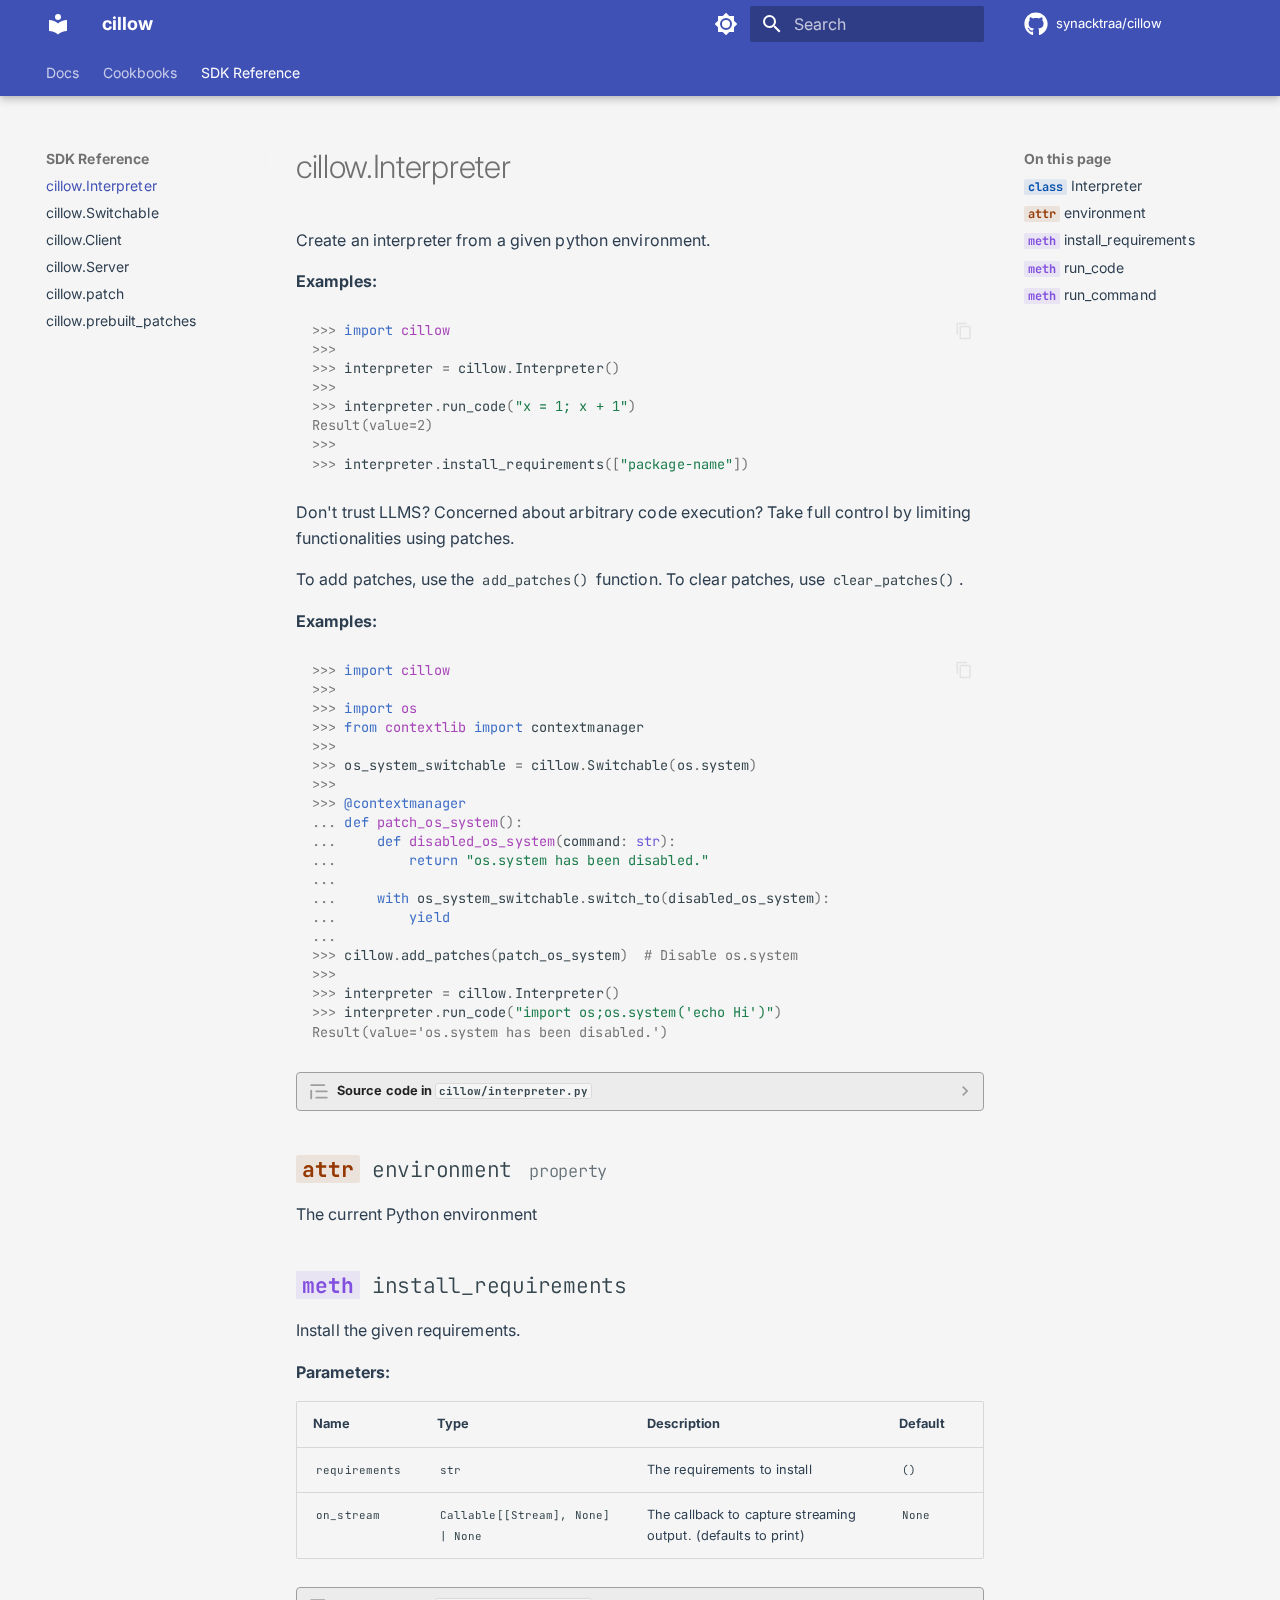
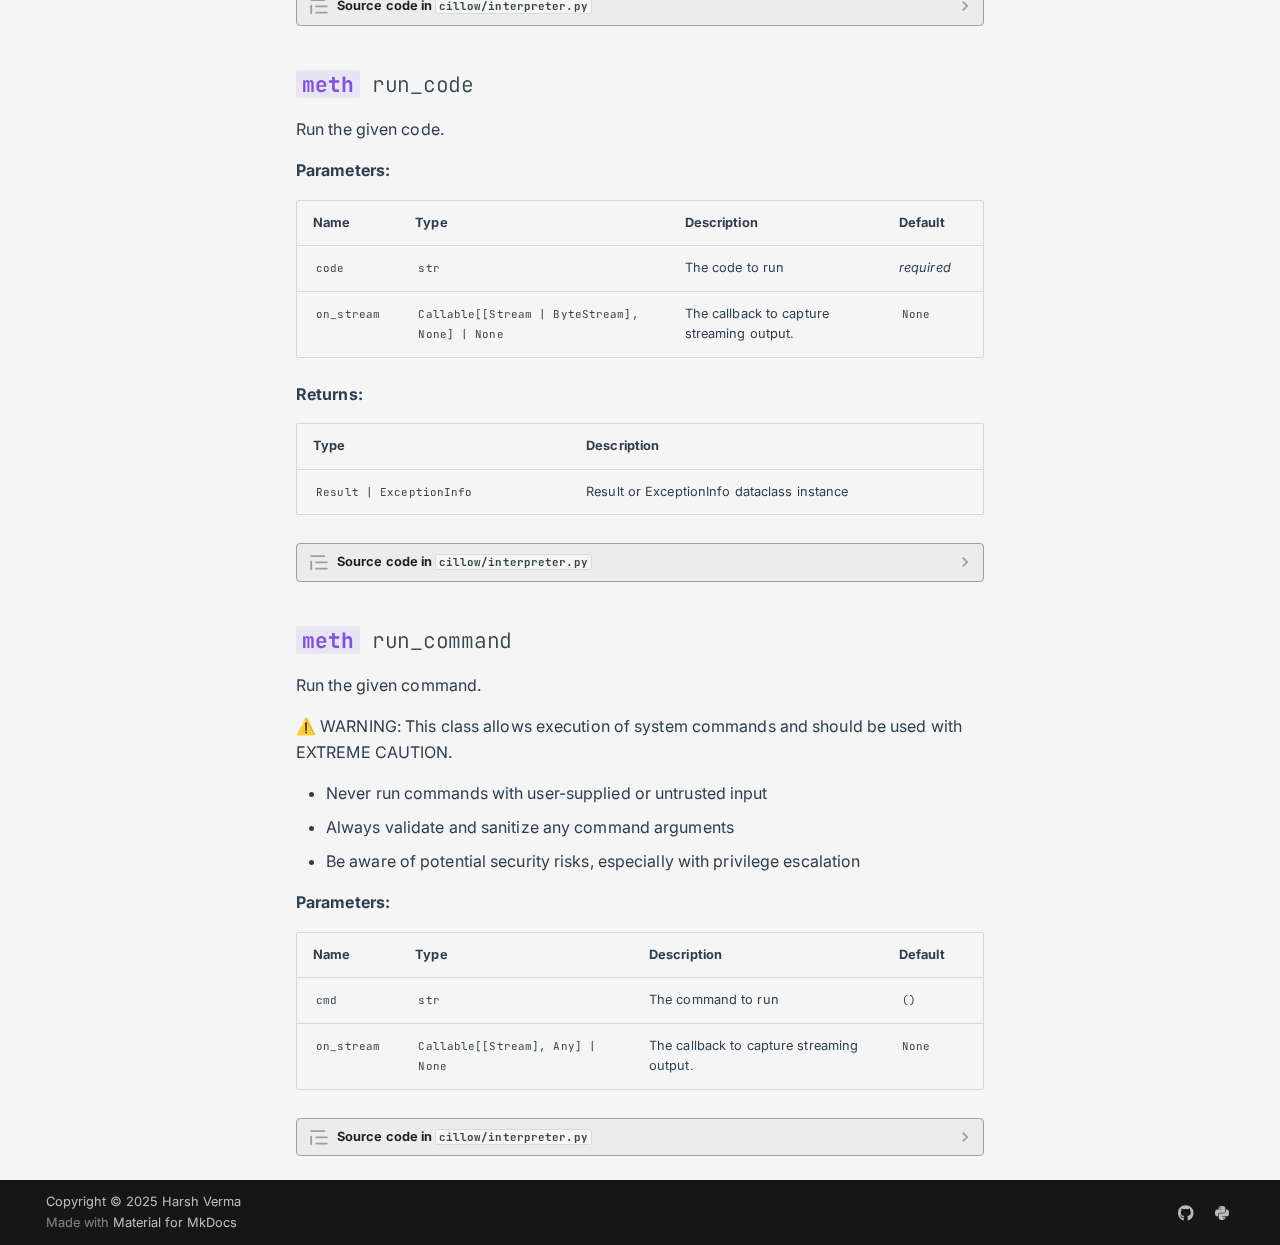
<file: sdk_reference/interpreter/index.html>
<!doctype html>
<html lang="en" class="no-js">
  <head>
    
      <meta charset="utf-8">
      <meta name="viewport" content="width=device-width,initial-scale=1">
      
        <meta name="description" content="Code Interpreter Library">
      
      
        <meta name="author" content="Harsh Verma">
      
      
        <link rel="canonical" href="https://synacktraa.github.io/cillow/sdk_reference/interpreter/">
      
      
        <link rel="prev" href="../../cookbooks/">
      
      
        <link rel="next" href="../switchable/">
      
      
      <link rel="icon" href="../../assets/images/favicon.png">
      <meta name="generator" content="mkdocs-1.6.1, mkdocs-material-9.5.49">
    
    
      
        <title>cillow.Interpreter - cillow</title>
      
    
    
      <link rel="stylesheet" href="../../assets/stylesheets/main.6f8fc17f.min.css">
      
        
        <link rel="stylesheet" href="../../assets/stylesheets/palette.06af60db.min.css">
      
      
  
  
    
    
  
    
    
  
    
    
  
    
    
  
    
    
  
    
    
  
    
    
  
    
    
  
    
    
  
    
    
  
    
    
  
    
    
  
  
  <style>:root{--md-admonition-icon--note:url('data:image/svg+xml;charset=utf-8,<svg xmlns="http://www.w3.org/2000/svg" viewBox="0 0 16 16"><path d="M1 7.775V2.75C1 1.784 1.784 1 2.75 1h5.025c.464 0 .91.184 1.238.513l6.25 6.25a1.75 1.75 0 0 1 0 2.474l-5.026 5.026a1.75 1.75 0 0 1-2.474 0l-6.25-6.25A1.75 1.75 0 0 1 1 7.775m1.5 0c0 .066.026.13.073.177l6.25 6.25a.25.25 0 0 0 .354 0l5.025-5.025a.25.25 0 0 0 0-.354l-6.25-6.25a.25.25 0 0 0-.177-.073H2.75a.25.25 0 0 0-.25.25ZM6 5a1 1 0 1 1 0 2 1 1 0 0 1 0-2"/></svg>');--md-admonition-icon--abstract:url('data:image/svg+xml;charset=utf-8,<svg xmlns="http://www.w3.org/2000/svg" viewBox="0 0 16 16"><path d="M2.5 1.75v11.5c0 .138.112.25.25.25h3.17a.75.75 0 0 1 0 1.5H2.75A1.75 1.75 0 0 1 1 13.25V1.75C1 .784 1.784 0 2.75 0h8.5C12.216 0 13 .784 13 1.75v7.736a.75.75 0 0 1-1.5 0V1.75a.25.25 0 0 0-.25-.25h-8.5a.25.25 0 0 0-.25.25m13.274 9.537zl-4.557 4.45a.75.75 0 0 1-1.055-.008l-1.943-1.95a.75.75 0 0 1 1.062-1.058l1.419 1.425 4.026-3.932a.75.75 0 1 1 1.048 1.074M4.75 4h4.5a.75.75 0 0 1 0 1.5h-4.5a.75.75 0 0 1 0-1.5M4 7.75A.75.75 0 0 1 4.75 7h2a.75.75 0 0 1 0 1.5h-2A.75.75 0 0 1 4 7.75"/></svg>');--md-admonition-icon--info:url('data:image/svg+xml;charset=utf-8,<svg xmlns="http://www.w3.org/2000/svg" viewBox="0 0 16 16"><path d="M0 8a8 8 0 1 1 16 0A8 8 0 0 1 0 8m8-6.5a6.5 6.5 0 1 0 0 13 6.5 6.5 0 0 0 0-13M6.5 7.75A.75.75 0 0 1 7.25 7h1a.75.75 0 0 1 .75.75v2.75h.25a.75.75 0 0 1 0 1.5h-2a.75.75 0 0 1 0-1.5h.25v-2h-.25a.75.75 0 0 1-.75-.75M8 6a1 1 0 1 1 0-2 1 1 0 0 1 0 2"/></svg>');--md-admonition-icon--tip:url('data:image/svg+xml;charset=utf-8,<svg xmlns="http://www.w3.org/2000/svg" viewBox="0 0 16 16"><path d="M3.499.75a.75.75 0 0 1 1.5 0v.996C5.9 2.903 6.793 3.65 7.662 4.376l.24.202c-.036-.694.055-1.422.426-2.163C9.1.873 10.794-.045 12.622.26 14.408.558 16 1.94 16 4.25c0 1.278-.954 2.575-2.44 2.734l.146.508.065.22c.203.701.412 1.455.476 2.226.142 1.707-.4 3.03-1.487 3.898C11.714 14.671 10.27 15 8.75 15h-6a.75.75 0 0 1 0-1.5h1.376a4.5 4.5 0 0 1-.563-1.191 3.84 3.84 0 0 1-.05-2.063 4.65 4.65 0 0 1-2.025-.293.75.75 0 0 1 .525-1.406c1.357.507 2.376-.006 2.698-.318l.009-.01a.747.747 0 0 1 1.06 0 .75.75 0 0 1-.012 1.074c-.912.92-.992 1.835-.768 2.586.221.74.745 1.337 1.196 1.621H8.75c1.343 0 2.398-.296 3.074-.836.635-.507 1.036-1.31.928-2.602-.05-.603-.216-1.224-.422-1.93l-.064-.221c-.12-.407-.246-.84-.353-1.29a2.4 2.4 0 0 1-.507-.441 3.1 3.1 0 0 1-.633-1.248.75.75 0 0 1 1.455-.364c.046.185.144.436.31.627.146.168.353.305.712.305.738 0 1.25-.615 1.25-1.25 0-1.47-.95-2.315-2.123-2.51-1.172-.196-2.227.387-2.706 1.345-.46.92-.27 1.774.019 3.062l.042.19.01.05c.348.443.666.949.94 1.553a.75.75 0 1 1-1.365.62c-.553-1.217-1.32-1.94-2.3-2.768L6.7 5.527c-.814-.68-1.75-1.462-2.692-2.619a3.7 3.7 0 0 0-1.023.88c-.406.495-.663 1.036-.722 1.508.116.122.306.21.591.239.388.038.797-.06 1.032-.19a.75.75 0 0 1 .728 1.31c-.515.287-1.23.439-1.906.373-.682-.067-1.473-.38-1.879-1.193L.75 5.677V5.5c0-.984.48-1.94 1.077-2.664.46-.559 1.05-1.055 1.673-1.353z"/></svg>');--md-admonition-icon--success:url('data:image/svg+xml;charset=utf-8,<svg xmlns="http://www.w3.org/2000/svg" viewBox="0 0 16 16"><path d="M13.78 4.22a.75.75 0 0 1 0 1.06l-7.25 7.25a.75.75 0 0 1-1.06 0L2.22 9.28a.75.75 0 0 1 .018-1.042.75.75 0 0 1 1.042-.018L6 10.94l6.72-6.72a.75.75 0 0 1 1.06 0"/></svg>');--md-admonition-icon--question:url('data:image/svg+xml;charset=utf-8,<svg xmlns="http://www.w3.org/2000/svg" viewBox="0 0 16 16"><path d="M0 8a8 8 0 1 1 16 0A8 8 0 0 1 0 8m8-6.5a6.5 6.5 0 1 0 0 13 6.5 6.5 0 0 0 0-13M6.92 6.085h.001a.749.749 0 1 1-1.342-.67c.169-.339.436-.701.849-.977C6.845 4.16 7.369 4 8 4a2.76 2.76 0 0 1 1.637.525c.503.377.863.965.863 1.725 0 .448-.115.83-.329 1.15-.205.307-.47.513-.692.662-.109.072-.22.138-.313.195l-.006.004a6 6 0 0 0-.26.16 1 1 0 0 0-.276.245.75.75 0 0 1-1.248-.832c.184-.264.42-.489.692-.661q.154-.1.313-.195l.007-.004c.1-.061.182-.11.258-.161a1 1 0 0 0 .277-.245C8.96 6.514 9 6.427 9 6.25a.61.61 0 0 0-.262-.525A1.27 1.27 0 0 0 8 5.5c-.369 0-.595.09-.74.187a1 1 0 0 0-.34.398M9 11a1 1 0 1 1-2 0 1 1 0 0 1 2 0"/></svg>');--md-admonition-icon--warning:url('data:image/svg+xml;charset=utf-8,<svg xmlns="http://www.w3.org/2000/svg" viewBox="0 0 16 16"><path d="M6.457 1.047c.659-1.234 2.427-1.234 3.086 0l6.082 11.378A1.75 1.75 0 0 1 14.082 15H1.918a1.75 1.75 0 0 1-1.543-2.575Zm1.763.707a.25.25 0 0 0-.44 0L1.698 13.132a.25.25 0 0 0 .22.368h12.164a.25.25 0 0 0 .22-.368Zm.53 3.996v2.5a.75.75 0 0 1-1.5 0v-2.5a.75.75 0 0 1 1.5 0M9 11a1 1 0 1 1-2 0 1 1 0 0 1 2 0"/></svg>');--md-admonition-icon--failure:url('data:image/svg+xml;charset=utf-8,<svg xmlns="http://www.w3.org/2000/svg" viewBox="0 0 16 16"><path d="M2.344 2.343za8 8 0 0 1 11.314 11.314A8.002 8.002 0 0 1 .234 10.089a8 8 0 0 1 2.11-7.746m1.06 10.253a6.5 6.5 0 1 0 9.108-9.275 6.5 6.5 0 0 0-9.108 9.275M6.03 4.97 8 6.94l1.97-1.97a.749.749 0 0 1 1.275.326.75.75 0 0 1-.215.734L9.06 8l1.97 1.97a.749.749 0 0 1-.326 1.275.75.75 0 0 1-.734-.215L8 9.06l-1.97 1.97a.749.749 0 0 1-1.275-.326.75.75 0 0 1 .215-.734L6.94 8 4.97 6.03a.75.75 0 0 1 .018-1.042.75.75 0 0 1 1.042-.018"/></svg>');--md-admonition-icon--danger:url('data:image/svg+xml;charset=utf-8,<svg xmlns="http://www.w3.org/2000/svg" viewBox="0 0 16 16"><path d="M9.504.43a1.516 1.516 0 0 1 2.437 1.713L10.415 5.5h2.123c1.57 0 2.346 1.909 1.22 3.004l-7.34 7.142a1.25 1.25 0 0 1-.871.354h-.302a1.25 1.25 0 0 1-1.157-1.723L5.633 10.5H3.462c-1.57 0-2.346-1.909-1.22-3.004zm1.047 1.074L3.286 8.571A.25.25 0 0 0 3.462 9H6.75a.75.75 0 0 1 .694 1.034l-1.713 4.188 6.982-6.793A.25.25 0 0 0 12.538 7H9.25a.75.75 0 0 1-.683-1.06l2.008-4.418.003-.006-.004-.009-.006-.006-.008-.001q-.005 0-.009.004"/></svg>');--md-admonition-icon--bug:url('data:image/svg+xml;charset=utf-8,<svg xmlns="http://www.w3.org/2000/svg" viewBox="0 0 16 16"><path d="M4.72.22a.75.75 0 0 1 1.06 0l1 .999a3.5 3.5 0 0 1 2.441 0l.999-1a.748.748 0 0 1 1.265.332.75.75 0 0 1-.205.729l-.775.776c.616.63.995 1.493.995 2.444v.327q0 .15-.025.292c.408.14.764.392 1.029.722l1.968-.787a.75.75 0 0 1 .556 1.392L13 7.258V9h2.25a.75.75 0 0 1 0 1.5H13v.5q-.002.615-.141 1.186l2.17.868a.75.75 0 0 1-.557 1.392l-2.184-.873A5 5 0 0 1 8 16a5 5 0 0 1-4.288-2.427l-2.183.873a.75.75 0 0 1-.558-1.392l2.17-.868A5 5 0 0 1 3 11v-.5H.75a.75.75 0 0 1 0-1.5H3V7.258L.971 6.446a.75.75 0 0 1 .558-1.392l1.967.787c.265-.33.62-.583 1.03-.722a1.7 1.7 0 0 1-.026-.292V4.5c0-.951.38-1.814.995-2.444L4.72 1.28a.75.75 0 0 1 0-1.06m.53 6.28a.75.75 0 0 0-.75.75V11a3.5 3.5 0 1 0 7 0V7.25a.75.75 0 0 0-.75-.75ZM6.173 5h3.654A.17.17 0 0 0 10 4.827V4.5a2 2 0 1 0-4 0v.327c0 .096.077.173.173.173"/></svg>');--md-admonition-icon--example:url('data:image/svg+xml;charset=utf-8,<svg xmlns="http://www.w3.org/2000/svg" viewBox="0 0 16 16"><path d="M5 5.782V2.5h-.25a.75.75 0 0 1 0-1.5h6.5a.75.75 0 0 1 0 1.5H11v3.282l3.666 5.76C15.619 13.04 14.543 15 12.767 15H3.233c-1.776 0-2.852-1.96-1.899-3.458Zm-2.4 6.565a.75.75 0 0 0 .633 1.153h9.534a.75.75 0 0 0 .633-1.153L12.225 10.5h-8.45ZM9.5 2.5h-3V6c0 .143-.04.283-.117.403L4.73 9h6.54L9.617 6.403A.75.75 0 0 1 9.5 6Z"/></svg>');--md-admonition-icon--quote:url('data:image/svg+xml;charset=utf-8,<svg xmlns="http://www.w3.org/2000/svg" viewBox="0 0 16 16"><path d="M1.75 2.5h10.5a.75.75 0 0 1 0 1.5H1.75a.75.75 0 0 1 0-1.5m4 5h8.5a.75.75 0 0 1 0 1.5h-8.5a.75.75 0 0 1 0-1.5m0 5h8.5a.75.75 0 0 1 0 1.5h-8.5a.75.75 0 0 1 0-1.5M2.5 7.75v6a.75.75 0 0 1-1.5 0v-6a.75.75 0 0 1 1.5 0"/></svg>');}</style>



    
    
      
    
    
      
        
        
        <link rel="preconnect" href="https://fonts.gstatic.com" crossorigin>
        <link rel="stylesheet" href="https://fonts.googleapis.com/css?family=Inter:300,300i,400,400i,700,700i%7CJetBrains+Mono:400,400i,700,700i&display=fallback">
        <style>:root{--md-text-font:"Inter";--md-code-font:"JetBrains Mono"}</style>
      
    
    
      <link rel="stylesheet" href="../../assets/_mkdocstrings.css">
    
      <link rel="stylesheet" href="../../stylesheets/extra.css">
    
    <script>__md_scope=new URL("../..",location),__md_hash=e=>[...e].reduce(((e,_)=>(e<<5)-e+_.charCodeAt(0)),0),__md_get=(e,_=localStorage,t=__md_scope)=>JSON.parse(_.getItem(t.pathname+"."+e)),__md_set=(e,_,t=localStorage,a=__md_scope)=>{try{t.setItem(a.pathname+"."+e,JSON.stringify(_))}catch(e){}}</script>
    
      

    
    
    
  </head>
  
  
    
    
      
    
    
    
    
    <body dir="ltr" data-md-color-scheme="default" data-md-color-primary="indigo" data-md-color-accent="deep-purple">
  
    
    <input class="md-toggle" data-md-toggle="drawer" type="checkbox" id="__drawer" autocomplete="off">
    <input class="md-toggle" data-md-toggle="search" type="checkbox" id="__search" autocomplete="off">
    <label class="md-overlay" for="__drawer"></label>
    <div data-md-component="skip">
      
        
        <a href="#cillow.interpreter.Interpreter" class="md-skip">
          Skip to content
        </a>
      
    </div>
    <div data-md-component="announce">
      
    </div>
    
    
      

  

<header class="md-header md-header--shadow md-header--lifted" data-md-component="header">
  <nav class="md-header__inner md-grid" aria-label="Header">
    <a href="../.." title="cillow" class="md-header__button md-logo" aria-label="cillow" data-md-component="logo">
      
  
  <svg xmlns="http://www.w3.org/2000/svg" viewBox="0 0 24 24"><path d="M12 8a3 3 0 0 0 3-3 3 3 0 0 0-3-3 3 3 0 0 0-3 3 3 3 0 0 0 3 3m0 3.54C9.64 9.35 6.5 8 3 8v11c3.5 0 6.64 1.35 9 3.54 2.36-2.19 5.5-3.54 9-3.54V8c-3.5 0-6.64 1.35-9 3.54"/></svg>

    </a>
    <label class="md-header__button md-icon" for="__drawer">
      
      <svg xmlns="http://www.w3.org/2000/svg" viewBox="0 0 24 24"><path d="M3 6h18v2H3zm0 5h18v2H3zm0 5h18v2H3z"/></svg>
    </label>
    <div class="md-header__title" data-md-component="header-title">
      <div class="md-header__ellipsis">
        <div class="md-header__topic">
          <span class="md-ellipsis">
            cillow
          </span>
        </div>
        <div class="md-header__topic" data-md-component="header-topic">
          <span class="md-ellipsis">
            
              cillow.Interpreter
            
          </span>
        </div>
      </div>
    </div>
    
      
        <form class="md-header__option" data-md-component="palette">
  
    
    
    
    <input class="md-option" data-md-color-media="(prefers-color-scheme: light)" data-md-color-scheme="default" data-md-color-primary="indigo" data-md-color-accent="deep-purple"  aria-label="Switch to dark mode"  type="radio" name="__palette" id="__palette_0">
    
      <label class="md-header__button md-icon" title="Switch to dark mode" for="__palette_1" hidden>
        <svg xmlns="http://www.w3.org/2000/svg" viewBox="0 0 24 24"><path d="M12 8a4 4 0 0 0-4 4 4 4 0 0 0 4 4 4 4 0 0 0 4-4 4 4 0 0 0-4-4m0 10a6 6 0 0 1-6-6 6 6 0 0 1 6-6 6 6 0 0 1 6 6 6 6 0 0 1-6 6m8-9.31V4h-4.69L12 .69 8.69 4H4v4.69L.69 12 4 15.31V20h4.69L12 23.31 15.31 20H20v-4.69L23.31 12z"/></svg>
      </label>
    
  
    
    
    
    <input class="md-option" data-md-color-media="(prefers-color-scheme: dark)" data-md-color-scheme="slate" data-md-color-primary="blue-grey" data-md-color-accent="deep-purple"  aria-label="Switch to light mode"  type="radio" name="__palette" id="__palette_1">
    
      <label class="md-header__button md-icon" title="Switch to light mode" for="__palette_0" hidden>
        <svg xmlns="http://www.w3.org/2000/svg" viewBox="0 0 24 24"><path d="M12 18c-.89 0-1.74-.2-2.5-.55C11.56 16.5 13 14.42 13 12s-1.44-4.5-3.5-5.45C10.26 6.2 11.11 6 12 6a6 6 0 0 1 6 6 6 6 0 0 1-6 6m8-9.31V4h-4.69L12 .69 8.69 4H4v4.69L.69 12 4 15.31V20h4.69L12 23.31 15.31 20H20v-4.69L23.31 12z"/></svg>
      </label>
    
  
</form>
      
    
    
      <script>var palette=__md_get("__palette");if(palette&&palette.color){if("(prefers-color-scheme)"===palette.color.media){var media=matchMedia("(prefers-color-scheme: light)"),input=document.querySelector(media.matches?"[data-md-color-media='(prefers-color-scheme: light)']":"[data-md-color-media='(prefers-color-scheme: dark)']");palette.color.media=input.getAttribute("data-md-color-media"),palette.color.scheme=input.getAttribute("data-md-color-scheme"),palette.color.primary=input.getAttribute("data-md-color-primary"),palette.color.accent=input.getAttribute("data-md-color-accent")}for(var[key,value]of Object.entries(palette.color))document.body.setAttribute("data-md-color-"+key,value)}</script>
    
    
    
      <label class="md-header__button md-icon" for="__search">
        
        <svg xmlns="http://www.w3.org/2000/svg" viewBox="0 0 24 24"><path d="M9.5 3A6.5 6.5 0 0 1 16 9.5c0 1.61-.59 3.09-1.56 4.23l.27.27h.79l5 5-1.5 1.5-5-5v-.79l-.27-.27A6.52 6.52 0 0 1 9.5 16 6.5 6.5 0 0 1 3 9.5 6.5 6.5 0 0 1 9.5 3m0 2C7 5 5 7 5 9.5S7 14 9.5 14 14 12 14 9.5 12 5 9.5 5"/></svg>
      </label>
      <div class="md-search" data-md-component="search" role="dialog">
  <label class="md-search__overlay" for="__search"></label>
  <div class="md-search__inner" role="search">
    <form class="md-search__form" name="search">
      <input type="text" class="md-search__input" name="query" aria-label="Search" placeholder="Search" autocapitalize="off" autocorrect="off" autocomplete="off" spellcheck="false" data-md-component="search-query" required>
      <label class="md-search__icon md-icon" for="__search">
        
        <svg xmlns="http://www.w3.org/2000/svg" viewBox="0 0 24 24"><path d="M9.5 3A6.5 6.5 0 0 1 16 9.5c0 1.61-.59 3.09-1.56 4.23l.27.27h.79l5 5-1.5 1.5-5-5v-.79l-.27-.27A6.52 6.52 0 0 1 9.5 16 6.5 6.5 0 0 1 3 9.5 6.5 6.5 0 0 1 9.5 3m0 2C7 5 5 7 5 9.5S7 14 9.5 14 14 12 14 9.5 12 5 9.5 5"/></svg>
        
        <svg xmlns="http://www.w3.org/2000/svg" viewBox="0 0 24 24"><path d="M20 11v2H8l5.5 5.5-1.42 1.42L4.16 12l7.92-7.92L13.5 5.5 8 11z"/></svg>
      </label>
      <nav class="md-search__options" aria-label="Search">
        
        <button type="reset" class="md-search__icon md-icon" title="Clear" aria-label="Clear" tabindex="-1">
          
          <svg xmlns="http://www.w3.org/2000/svg" viewBox="0 0 24 24"><path d="M19 6.41 17.59 5 12 10.59 6.41 5 5 6.41 10.59 12 5 17.59 6.41 19 12 13.41 17.59 19 19 17.59 13.41 12z"/></svg>
        </button>
      </nav>
      
    </form>
    <div class="md-search__output">
      <div class="md-search__scrollwrap" tabindex="0" data-md-scrollfix>
        <div class="md-search-result" data-md-component="search-result">
          <div class="md-search-result__meta">
            Initializing search
          </div>
          <ol class="md-search-result__list" role="presentation"></ol>
        </div>
      </div>
    </div>
  </div>
</div>
    
    
      <div class="md-header__source">
        <a href="https://github.com/synacktraa/cillow" title="Go to repository" class="md-source" data-md-component="source">
  <div class="md-source__icon md-icon">
    
    <svg xmlns="http://www.w3.org/2000/svg" viewBox="0 0 496 512"><!--! Font Awesome Free 6.7.1 by @fontawesome - https://fontawesome.com License - https://fontawesome.com/license/free (Icons: CC BY 4.0, Fonts: SIL OFL 1.1, Code: MIT License) Copyright 2024 Fonticons, Inc.--><path d="M165.9 397.4c0 2-2.3 3.6-5.2 3.6-3.3.3-5.6-1.3-5.6-3.6 0-2 2.3-3.6 5.2-3.6 3-.3 5.6 1.3 5.6 3.6m-31.1-4.5c-.7 2 1.3 4.3 4.3 4.9 2.6 1 5.6 0 6.2-2s-1.3-4.3-4.3-5.2c-2.6-.7-5.5.3-6.2 2.3m44.2-1.7c-2.9.7-4.9 2.6-4.6 4.9.3 2 2.9 3.3 5.9 2.6 2.9-.7 4.9-2.6 4.6-4.6-.3-1.9-3-3.2-5.9-2.9M244.8 8C106.1 8 0 113.3 0 252c0 110.9 69.8 205.8 169.5 239.2 12.8 2.3 17.3-5.6 17.3-12.1 0-6.2-.3-40.4-.3-61.4 0 0-70 15-84.7-29.8 0 0-11.4-29.1-27.8-36.6 0 0-22.9-15.7 1.6-15.4 0 0 24.9 2 38.6 25.8 21.9 38.6 58.6 27.5 72.9 20.9 2.3-16 8.8-27.1 16-33.7-55.9-6.2-112.3-14.3-112.3-110.5 0-27.5 7.6-41.3 23.6-58.9-2.6-6.5-11.1-33.3 2.6-67.9 20.9-6.5 69 27 69 27 20-5.6 41.5-8.5 62.8-8.5s42.8 2.9 62.8 8.5c0 0 48.1-33.6 69-27 13.7 34.7 5.2 61.4 2.6 67.9 16 17.7 25.8 31.5 25.8 58.9 0 96.5-58.9 104.2-114.8 110.5 9.2 7.9 17 22.9 17 46.4 0 33.7-.3 75.4-.3 83.6 0 6.5 4.6 14.4 17.3 12.1C428.2 457.8 496 362.9 496 252 496 113.3 383.5 8 244.8 8M97.2 352.9c-1.3 1-1 3.3.7 5.2 1.6 1.6 3.9 2.3 5.2 1 1.3-1 1-3.3-.7-5.2-1.6-1.6-3.9-2.3-5.2-1m-10.8-8.1c-.7 1.3.3 2.9 2.3 3.9 1.6 1 3.6.7 4.3-.7.7-1.3-.3-2.9-2.3-3.9-2-.6-3.6-.3-4.3.7m32.4 35.6c-1.6 1.3-1 4.3 1.3 6.2 2.3 2.3 5.2 2.6 6.5 1 1.3-1.3.7-4.3-1.3-6.2-2.2-2.3-5.2-2.6-6.5-1m-11.4-14.7c-1.6 1-1.6 3.6 0 5.9s4.3 3.3 5.6 2.3c1.6-1.3 1.6-3.9 0-6.2-1.4-2.3-4-3.3-5.6-2"/></svg>
  </div>
  <div class="md-source__repository">
    synacktraa/cillow
  </div>
</a>
      </div>
    
  </nav>
  
    
      
<nav class="md-tabs" aria-label="Tabs" data-md-component="tabs">
  <div class="md-grid">
    <ul class="md-tabs__list">
      
        
  
  
  
    
    
      <li class="md-tabs__item">
        <a href="../.." class="md-tabs__link">
          
  
    
  
  Docs

        </a>
      </li>
    
  

      
        
  
  
  
    <li class="md-tabs__item">
      <a href="../../cookbooks/" class="md-tabs__link">
        
  
    
  
  Cookbooks

      </a>
    </li>
  

      
        
  
  
    
  
  
    
    
      <li class="md-tabs__item md-tabs__item--active">
        <a href="./" class="md-tabs__link">
          
  
    
  
  SDK Reference

        </a>
      </li>
    
  

      
    </ul>
  </div>
</nav>
    
  
</header>
    
    <div class="md-container" data-md-component="container">
      
      
        
      
      <main class="md-main" data-md-component="main">
        <div class="md-main__inner md-grid">
          
            
              
              <div class="md-sidebar md-sidebar--primary" data-md-component="sidebar" data-md-type="navigation" >
                <div class="md-sidebar__scrollwrap">
                  <div class="md-sidebar__inner">
                    


  


<nav class="md-nav md-nav--primary md-nav--lifted" aria-label="Navigation" data-md-level="0">
  <label class="md-nav__title" for="__drawer">
    <a href="../.." title="cillow" class="md-nav__button md-logo" aria-label="cillow" data-md-component="logo">
      
  
  <svg xmlns="http://www.w3.org/2000/svg" viewBox="0 0 24 24"><path d="M12 8a3 3 0 0 0 3-3 3 3 0 0 0-3-3 3 3 0 0 0-3 3 3 3 0 0 0 3 3m0 3.54C9.64 9.35 6.5 8 3 8v11c3.5 0 6.64 1.35 9 3.54 2.36-2.19 5.5-3.54 9-3.54V8c-3.5 0-6.64 1.35-9 3.54"/></svg>

    </a>
    cillow
  </label>
  
    <div class="md-nav__source">
      <a href="https://github.com/synacktraa/cillow" title="Go to repository" class="md-source" data-md-component="source">
  <div class="md-source__icon md-icon">
    
    <svg xmlns="http://www.w3.org/2000/svg" viewBox="0 0 496 512"><!--! Font Awesome Free 6.7.1 by @fontawesome - https://fontawesome.com License - https://fontawesome.com/license/free (Icons: CC BY 4.0, Fonts: SIL OFL 1.1, Code: MIT License) Copyright 2024 Fonticons, Inc.--><path d="M165.9 397.4c0 2-2.3 3.6-5.2 3.6-3.3.3-5.6-1.3-5.6-3.6 0-2 2.3-3.6 5.2-3.6 3-.3 5.6 1.3 5.6 3.6m-31.1-4.5c-.7 2 1.3 4.3 4.3 4.9 2.6 1 5.6 0 6.2-2s-1.3-4.3-4.3-5.2c-2.6-.7-5.5.3-6.2 2.3m44.2-1.7c-2.9.7-4.9 2.6-4.6 4.9.3 2 2.9 3.3 5.9 2.6 2.9-.7 4.9-2.6 4.6-4.6-.3-1.9-3-3.2-5.9-2.9M244.8 8C106.1 8 0 113.3 0 252c0 110.9 69.8 205.8 169.5 239.2 12.8 2.3 17.3-5.6 17.3-12.1 0-6.2-.3-40.4-.3-61.4 0 0-70 15-84.7-29.8 0 0-11.4-29.1-27.8-36.6 0 0-22.9-15.7 1.6-15.4 0 0 24.9 2 38.6 25.8 21.9 38.6 58.6 27.5 72.9 20.9 2.3-16 8.8-27.1 16-33.7-55.9-6.2-112.3-14.3-112.3-110.5 0-27.5 7.6-41.3 23.6-58.9-2.6-6.5-11.1-33.3 2.6-67.9 20.9-6.5 69 27 69 27 20-5.6 41.5-8.5 62.8-8.5s42.8 2.9 62.8 8.5c0 0 48.1-33.6 69-27 13.7 34.7 5.2 61.4 2.6 67.9 16 17.7 25.8 31.5 25.8 58.9 0 96.5-58.9 104.2-114.8 110.5 9.2 7.9 17 22.9 17 46.4 0 33.7-.3 75.4-.3 83.6 0 6.5 4.6 14.4 17.3 12.1C428.2 457.8 496 362.9 496 252 496 113.3 383.5 8 244.8 8M97.2 352.9c-1.3 1-1 3.3.7 5.2 1.6 1.6 3.9 2.3 5.2 1 1.3-1 1-3.3-.7-5.2-1.6-1.6-3.9-2.3-5.2-1m-10.8-8.1c-.7 1.3.3 2.9 2.3 3.9 1.6 1 3.6.7 4.3-.7.7-1.3-.3-2.9-2.3-3.9-2-.6-3.6-.3-4.3.7m32.4 35.6c-1.6 1.3-1 4.3 1.3 6.2 2.3 2.3 5.2 2.6 6.5 1 1.3-1.3.7-4.3-1.3-6.2-2.2-2.3-5.2-2.6-6.5-1m-11.4-14.7c-1.6 1-1.6 3.6 0 5.9s4.3 3.3 5.6 2.3c1.6-1.3 1.6-3.9 0-6.2-1.4-2.3-4-3.3-5.6-2"/></svg>
  </div>
  <div class="md-source__repository">
    synacktraa/cillow
  </div>
</a>
    </div>
  
  <ul class="md-nav__list" data-md-scrollfix>
    
      
      
  
  
  
  
    
    
      
        
          
        
      
        
      
        
      
        
      
    
    
      
      
        
      
    
    
    <li class="md-nav__item md-nav__item--nested">
      
        
        
          
        
        <input class="md-nav__toggle md-toggle md-toggle--indeterminate" type="checkbox" id="__nav_1" >
        
          
          
          <div class="md-nav__link md-nav__container">
            <a href="../.." class="md-nav__link ">
              
  
  <span class="md-ellipsis">
    Docs
  </span>
  

            </a>
            
              
              <label class="md-nav__link " for="__nav_1" id="__nav_1_label" tabindex="0">
                <span class="md-nav__icon md-icon"></span>
              </label>
            
          </div>
        
        <nav class="md-nav" data-md-level="1" aria-labelledby="__nav_1_label" aria-expanded="false">
          <label class="md-nav__title" for="__nav_1">
            <span class="md-nav__icon md-icon"></span>
            Docs
          </label>
          <ul class="md-nav__list" data-md-scrollfix>
            
              
            
              
                
  
  
  
  
    
    
      
        
      
        
      
        
      
    
    
      
      
        
      
    
    
    <li class="md-nav__item md-nav__item--nested">
      
        
        
          
        
        <input class="md-nav__toggle md-toggle md-toggle--indeterminate" type="checkbox" id="__nav_1_2" >
        
          
          <label class="md-nav__link" for="__nav_1_2" id="__nav_1_2_label" tabindex="0">
            
  
  <span class="md-ellipsis">
    Quickstart
  </span>
  

            <span class="md-nav__icon md-icon"></span>
          </label>
        
        <nav class="md-nav" data-md-level="2" aria-labelledby="__nav_1_2_label" aria-expanded="false">
          <label class="md-nav__title" for="__nav_1_2">
            <span class="md-nav__icon md-icon"></span>
            Quickstart
          </label>
          <ul class="md-nav__list" data-md-scrollfix>
            
              
                
  
  
  
  
    <li class="md-nav__item">
      <a href="../../quickstart/using_cillow/" class="md-nav__link">
        
  
  <span class="md-ellipsis">
    Using Cillow
  </span>
  

      </a>
    </li>
  

              
            
              
                
  
  
  
  
    <li class="md-nav__item">
      <a href="../../quickstart/custom_patches/" class="md-nav__link">
        
  
  <span class="md-ellipsis">
    Custom Patches
  </span>
  

      </a>
    </li>
  

              
            
              
                
  
  
  
  
    <li class="md-nav__item">
      <a href="../../quickstart/connecting_LLM_%26_Frameworks/" class="md-nav__link">
        
  
  <span class="md-ellipsis">
    Connecting LLMs & Frameworks
  </span>
  

      </a>
    </li>
  

              
            
          </ul>
        </nav>
      
    </li>
  

              
            
              
                
  
  
  
  
    <li class="md-nav__item">
      <a href="../../sandboxing_the_server/" class="md-nav__link">
        
  
  <span class="md-ellipsis">
    Sandboxing The Server
  </span>
  

      </a>
    </li>
  

              
            
              
                
  
  
  
  
    <li class="md-nav__item">
      <a href="../../supported_languages/" class="md-nav__link">
        
  
  <span class="md-ellipsis">
    Supported Languages
  </span>
  

      </a>
    </li>
  

              
            
          </ul>
        </nav>
      
    </li>
  

    
      
      
  
  
  
  
    <li class="md-nav__item">
      <a href="../../cookbooks/" class="md-nav__link">
        
  
  <span class="md-ellipsis">
    Cookbooks
  </span>
  

      </a>
    </li>
  

    
      
      
  
  
    
  
  
  
    
    
      
        
      
        
      
        
      
        
      
        
      
        
      
    
    
      
        
        
      
      
        
      
    
    
    <li class="md-nav__item md-nav__item--active md-nav__item--section md-nav__item--nested">
      
        
        
        <input class="md-nav__toggle md-toggle " type="checkbox" id="__nav_3" checked>
        
          
          <label class="md-nav__link" for="__nav_3" id="__nav_3_label" tabindex="">
            
  
  <span class="md-ellipsis">
    SDK Reference
  </span>
  

            <span class="md-nav__icon md-icon"></span>
          </label>
        
        <nav class="md-nav" data-md-level="1" aria-labelledby="__nav_3_label" aria-expanded="true">
          <label class="md-nav__title" for="__nav_3">
            <span class="md-nav__icon md-icon"></span>
            SDK Reference
          </label>
          <ul class="md-nav__list" data-md-scrollfix>
            
              
                
  
  
    
  
  
  
    <li class="md-nav__item md-nav__item--active">
      
      <input class="md-nav__toggle md-toggle" type="checkbox" id="__toc">
      
      
      
        <label class="md-nav__link md-nav__link--active" for="__toc">
          
  
  <span class="md-ellipsis">
    cillow.Interpreter
  </span>
  

          <span class="md-nav__icon md-icon"></span>
        </label>
      
      <a href="./" class="md-nav__link md-nav__link--active">
        
  
  <span class="md-ellipsis">
    cillow.Interpreter
  </span>
  

      </a>
      
        

  

<nav class="md-nav md-nav--secondary" aria-label="On this page">
  
  
  
  
    <label class="md-nav__title" for="__toc">
      <span class="md-nav__icon md-icon"></span>
      On this page
    </label>
    <ul class="md-nav__list" data-md-component="toc" data-md-scrollfix>
      
        <li class="md-nav__item">
  <a href="#cillow.interpreter.Interpreter" class="md-nav__link">
    <span class="md-ellipsis">
      <code class="doc-symbol doc-symbol-toc doc-symbol-class"></code>&nbsp;Interpreter
    </span>
  </a>
  
</li>
      
        <li class="md-nav__item">
  <a href="#cillow.interpreter.Interpreter.environment" class="md-nav__link">
    <span class="md-ellipsis">
      <code class="doc-symbol doc-symbol-toc doc-symbol-attribute"></code>&nbsp;environment
    </span>
  </a>
  
</li>
      
        <li class="md-nav__item">
  <a href="#cillow.interpreter.Interpreter.install_requirements" class="md-nav__link">
    <span class="md-ellipsis">
      <code class="doc-symbol doc-symbol-toc doc-symbol-method"></code>&nbsp;install_requirements
    </span>
  </a>
  
</li>
      
        <li class="md-nav__item">
  <a href="#cillow.interpreter.Interpreter.run_code" class="md-nav__link">
    <span class="md-ellipsis">
      <code class="doc-symbol doc-symbol-toc doc-symbol-method"></code>&nbsp;run_code
    </span>
  </a>
  
</li>
      
        <li class="md-nav__item">
  <a href="#cillow.interpreter.Interpreter.run_command" class="md-nav__link">
    <span class="md-ellipsis">
      <code class="doc-symbol doc-symbol-toc doc-symbol-method"></code>&nbsp;run_command
    </span>
  </a>
  
</li>
      
    </ul>
  
</nav>
      
    </li>
  

              
            
              
                
  
  
  
  
    <li class="md-nav__item">
      <a href="../switchable/" class="md-nav__link">
        
  
  <span class="md-ellipsis">
    cillow.Switchable
  </span>
  

      </a>
    </li>
  

              
            
              
                
  
  
  
  
    <li class="md-nav__item">
      <a href="../client/" class="md-nav__link">
        
  
  <span class="md-ellipsis">
    cillow.Client
  </span>
  

      </a>
    </li>
  

              
            
              
                
  
  
  
  
    <li class="md-nav__item">
      <a href="../server/" class="md-nav__link">
        
  
  <span class="md-ellipsis">
    cillow.Server
  </span>
  

      </a>
    </li>
  

              
            
              
                
  
  
  
  
    <li class="md-nav__item">
      <a href="../patch/" class="md-nav__link">
        
  
  <span class="md-ellipsis">
    cillow.patch
  </span>
  

      </a>
    </li>
  

              
            
              
                
  
  
  
  
    <li class="md-nav__item">
      <a href="../prebuilt_patches/" class="md-nav__link">
        
  
  <span class="md-ellipsis">
    cillow.prebuilt_patches
  </span>
  

      </a>
    </li>
  

              
            
          </ul>
        </nav>
      
    </li>
  

    
  </ul>
</nav>
                  </div>
                </div>
              </div>
            
            
              
              <div class="md-sidebar md-sidebar--secondary" data-md-component="sidebar" data-md-type="toc" >
                <div class="md-sidebar__scrollwrap">
                  <div class="md-sidebar__inner">
                    

  

<nav class="md-nav md-nav--secondary" aria-label="On this page">
  
  
  
  
    <label class="md-nav__title" for="__toc">
      <span class="md-nav__icon md-icon"></span>
      On this page
    </label>
    <ul class="md-nav__list" data-md-component="toc" data-md-scrollfix>
      
        <li class="md-nav__item">
  <a href="#cillow.interpreter.Interpreter" class="md-nav__link">
    <span class="md-ellipsis">
      <code class="doc-symbol doc-symbol-toc doc-symbol-class"></code>&nbsp;Interpreter
    </span>
  </a>
  
</li>
      
        <li class="md-nav__item">
  <a href="#cillow.interpreter.Interpreter.environment" class="md-nav__link">
    <span class="md-ellipsis">
      <code class="doc-symbol doc-symbol-toc doc-symbol-attribute"></code>&nbsp;environment
    </span>
  </a>
  
</li>
      
        <li class="md-nav__item">
  <a href="#cillow.interpreter.Interpreter.install_requirements" class="md-nav__link">
    <span class="md-ellipsis">
      <code class="doc-symbol doc-symbol-toc doc-symbol-method"></code>&nbsp;install_requirements
    </span>
  </a>
  
</li>
      
        <li class="md-nav__item">
  <a href="#cillow.interpreter.Interpreter.run_code" class="md-nav__link">
    <span class="md-ellipsis">
      <code class="doc-symbol doc-symbol-toc doc-symbol-method"></code>&nbsp;run_code
    </span>
  </a>
  
</li>
      
        <li class="md-nav__item">
  <a href="#cillow.interpreter.Interpreter.run_command" class="md-nav__link">
    <span class="md-ellipsis">
      <code class="doc-symbol doc-symbol-toc doc-symbol-method"></code>&nbsp;run_command
    </span>
  </a>
  
</li>
      
    </ul>
  
</nav>
                  </div>
                </div>
              </div>
            
          
          
            <div class="md-content" data-md-component="content">
              <article class="md-content__inner md-typeset">
                
                  

  
  


  <h1>cillow.Interpreter</h1>

<div class="doc doc-object doc-class">



<a id="cillow.interpreter.Interpreter"></a>
    <div class="doc doc-contents first">


        <p>Create an interpreter from a given python environment.</p>


<p><span class="doc-section-title">Examples:</span></p>
    <div class="language-pycon highlight"><pre><span></span><code><span id="__span-0-1"><a id="__codelineno-0-1" name="__codelineno-0-1" href="#__codelineno-0-1"></a><span class="gp">&gt;&gt;&gt; </span><span class="kn">import</span> <span class="nn">cillow</span>
</span><span id="__span-0-2"><a id="__codelineno-0-2" name="__codelineno-0-2" href="#__codelineno-0-2"></a><span class="gp">&gt;&gt;&gt;</span>
</span><span id="__span-0-3"><a id="__codelineno-0-3" name="__codelineno-0-3" href="#__codelineno-0-3"></a><span class="gp">&gt;&gt;&gt; </span><span class="n">interpreter</span> <span class="o">=</span> <span class="n">cillow</span><span class="o">.</span><span class="n">Interpreter</span><span class="p">()</span>
</span><span id="__span-0-4"><a id="__codelineno-0-4" name="__codelineno-0-4" href="#__codelineno-0-4"></a><span class="gp">&gt;&gt;&gt;</span>
</span><span id="__span-0-5"><a id="__codelineno-0-5" name="__codelineno-0-5" href="#__codelineno-0-5"></a><span class="gp">&gt;&gt;&gt; </span><span class="n">interpreter</span><span class="o">.</span><span class="n">run_code</span><span class="p">(</span><span class="s2">&quot;x = 1; x + 1&quot;</span><span class="p">)</span>
</span><span id="__span-0-6"><a id="__codelineno-0-6" name="__codelineno-0-6" href="#__codelineno-0-6"></a><span class="go">Result(value=2)</span>
</span><span id="__span-0-7"><a id="__codelineno-0-7" name="__codelineno-0-7" href="#__codelineno-0-7"></a><span class="gp">&gt;&gt;&gt;</span>
</span><span id="__span-0-8"><a id="__codelineno-0-8" name="__codelineno-0-8" href="#__codelineno-0-8"></a><span class="gp">&gt;&gt;&gt; </span><span class="n">interpreter</span><span class="o">.</span><span class="n">install_requirements</span><span class="p">([</span><span class="s2">&quot;package-name&quot;</span><span class="p">])</span>
</span></code></pre></div>
        <p>Don't trust LLMS? Concerned about arbitrary code execution?
Take full control by limiting functionalities using patches.</p>
<p>To add patches, use the <code>add_patches()</code> function. To clear patches, use <code>clear_patches()</code>.</p>


<p><span class="doc-section-title">Examples:</span></p>
    <div class="language-pycon highlight"><pre><span></span><code><span id="__span-0-1"><a id="__codelineno-0-1" name="__codelineno-0-1" href="#__codelineno-0-1"></a><span class="gp">&gt;&gt;&gt; </span><span class="kn">import</span> <span class="nn">cillow</span>
</span><span id="__span-0-2"><a id="__codelineno-0-2" name="__codelineno-0-2" href="#__codelineno-0-2"></a><span class="gp">&gt;&gt;&gt;</span>
</span><span id="__span-0-3"><a id="__codelineno-0-3" name="__codelineno-0-3" href="#__codelineno-0-3"></a><span class="gp">&gt;&gt;&gt; </span><span class="kn">import</span> <span class="nn">os</span>
</span><span id="__span-0-4"><a id="__codelineno-0-4" name="__codelineno-0-4" href="#__codelineno-0-4"></a><span class="gp">&gt;&gt;&gt; </span><span class="kn">from</span> <span class="nn">contextlib</span> <span class="kn">import</span> <span class="n">contextmanager</span>
</span><span id="__span-0-5"><a id="__codelineno-0-5" name="__codelineno-0-5" href="#__codelineno-0-5"></a><span class="gp">&gt;&gt;&gt;</span>
</span><span id="__span-0-6"><a id="__codelineno-0-6" name="__codelineno-0-6" href="#__codelineno-0-6"></a><span class="gp">&gt;&gt;&gt; </span><span class="n">os_system_switchable</span> <span class="o">=</span> <span class="n">cillow</span><span class="o">.</span><span class="n">Switchable</span><span class="p">(</span><span class="n">os</span><span class="o">.</span><span class="n">system</span><span class="p">)</span>
</span><span id="__span-0-7"><a id="__codelineno-0-7" name="__codelineno-0-7" href="#__codelineno-0-7"></a><span class="gp">&gt;&gt;&gt;</span>
</span><span id="__span-0-8"><a id="__codelineno-0-8" name="__codelineno-0-8" href="#__codelineno-0-8"></a><span class="gp">&gt;&gt;&gt; </span><span class="nd">@contextmanager</span>
</span><span id="__span-0-9"><a id="__codelineno-0-9" name="__codelineno-0-9" href="#__codelineno-0-9"></a><span class="gp">... </span><span class="k">def</span> <span class="nf">patch_os_system</span><span class="p">():</span>
</span><span id="__span-0-10"><a id="__codelineno-0-10" name="__codelineno-0-10" href="#__codelineno-0-10"></a><span class="gp">... </span>    <span class="k">def</span> <span class="nf">disabled_os_system</span><span class="p">(</span><span class="n">command</span><span class="p">:</span> <span class="nb">str</span><span class="p">):</span>
</span><span id="__span-0-11"><a id="__codelineno-0-11" name="__codelineno-0-11" href="#__codelineno-0-11"></a><span class="gp">... </span>        <span class="k">return</span> <span class="s2">&quot;os.system has been disabled.&quot;</span>
</span><span id="__span-0-12"><a id="__codelineno-0-12" name="__codelineno-0-12" href="#__codelineno-0-12"></a><span class="gp">...</span>
</span><span id="__span-0-13"><a id="__codelineno-0-13" name="__codelineno-0-13" href="#__codelineno-0-13"></a><span class="gp">... </span>    <span class="k">with</span> <span class="n">os_system_switchable</span><span class="o">.</span><span class="n">switch_to</span><span class="p">(</span><span class="n">disabled_os_system</span><span class="p">):</span>
</span><span id="__span-0-14"><a id="__codelineno-0-14" name="__codelineno-0-14" href="#__codelineno-0-14"></a><span class="gp">... </span>        <span class="k">yield</span>
</span><span id="__span-0-15"><a id="__codelineno-0-15" name="__codelineno-0-15" href="#__codelineno-0-15"></a><span class="gp">...</span>
</span><span id="__span-0-16"><a id="__codelineno-0-16" name="__codelineno-0-16" href="#__codelineno-0-16"></a><span class="gp">&gt;&gt;&gt; </span><span class="n">cillow</span><span class="o">.</span><span class="n">add_patches</span><span class="p">(</span><span class="n">patch_os_system</span><span class="p">)</span>  <span class="c1"># Disable os.system</span>
</span><span id="__span-0-17"><a id="__codelineno-0-17" name="__codelineno-0-17" href="#__codelineno-0-17"></a><span class="gp">&gt;&gt;&gt;</span>
</span><span id="__span-0-18"><a id="__codelineno-0-18" name="__codelineno-0-18" href="#__codelineno-0-18"></a><span class="gp">&gt;&gt;&gt; </span><span class="n">interpreter</span> <span class="o">=</span> <span class="n">cillow</span><span class="o">.</span><span class="n">Interpreter</span><span class="p">()</span>
</span><span id="__span-0-19"><a id="__codelineno-0-19" name="__codelineno-0-19" href="#__codelineno-0-19"></a><span class="gp">&gt;&gt;&gt; </span><span class="n">interpreter</span><span class="o">.</span><span class="n">run_code</span><span class="p">(</span><span class="s2">&quot;import os;os.system(&#39;echo Hi&#39;)&quot;</span><span class="p">)</span>
</span><span id="__span-0-20"><a id="__codelineno-0-20" name="__codelineno-0-20" href="#__codelineno-0-20"></a><span class="go">Result(value=&#39;os.system has been disabled.&#39;)</span>
</span></code></pre></div>






              <details class="quote">
                <summary>Source code in <code>cillow/interpreter.py</code></summary>
                <div class="language-python highlight"><table class="highlighttable"><tr><td class="linenos"><div class="linenodiv"><pre><span></span><span class="normal"><a href="#__codelineno-0-23"> 23</a></span>
<span class="normal"><a href="#__codelineno-0-24"> 24</a></span>
<span class="normal"><a href="#__codelineno-0-25"> 25</a></span>
<span class="normal"><a href="#__codelineno-0-26"> 26</a></span>
<span class="normal"><a href="#__codelineno-0-27"> 27</a></span>
<span class="normal"><a href="#__codelineno-0-28"> 28</a></span>
<span class="normal"><a href="#__codelineno-0-29"> 29</a></span>
<span class="normal"><a href="#__codelineno-0-30"> 30</a></span>
<span class="normal"><a href="#__codelineno-0-31"> 31</a></span>
<span class="normal"><a href="#__codelineno-0-32"> 32</a></span>
<span class="normal"><a href="#__codelineno-0-33"> 33</a></span>
<span class="normal"><a href="#__codelineno-0-34"> 34</a></span>
<span class="normal"><a href="#__codelineno-0-35"> 35</a></span>
<span class="normal"><a href="#__codelineno-0-36"> 36</a></span>
<span class="normal"><a href="#__codelineno-0-37"> 37</a></span>
<span class="normal"><a href="#__codelineno-0-38"> 38</a></span>
<span class="normal"><a href="#__codelineno-0-39"> 39</a></span>
<span class="normal"><a href="#__codelineno-0-40"> 40</a></span>
<span class="normal"><a href="#__codelineno-0-41"> 41</a></span>
<span class="normal"><a href="#__codelineno-0-42"> 42</a></span>
<span class="normal"><a href="#__codelineno-0-43"> 43</a></span>
<span class="normal"><a href="#__codelineno-0-44"> 44</a></span>
<span class="normal"><a href="#__codelineno-0-45"> 45</a></span>
<span class="normal"><a href="#__codelineno-0-46"> 46</a></span>
<span class="normal"><a href="#__codelineno-0-47"> 47</a></span>
<span class="normal"><a href="#__codelineno-0-48"> 48</a></span>
<span class="normal"><a href="#__codelineno-0-49"> 49</a></span>
<span class="normal"><a href="#__codelineno-0-50"> 50</a></span>
<span class="normal"><a href="#__codelineno-0-51"> 51</a></span>
<span class="normal"><a href="#__codelineno-0-52"> 52</a></span>
<span class="normal"><a href="#__codelineno-0-53"> 53</a></span>
<span class="normal"><a href="#__codelineno-0-54"> 54</a></span>
<span class="normal"><a href="#__codelineno-0-55"> 55</a></span>
<span class="normal"><a href="#__codelineno-0-56"> 56</a></span>
<span class="normal"><a href="#__codelineno-0-57"> 57</a></span>
<span class="normal"><a href="#__codelineno-0-58"> 58</a></span>
<span class="normal"><a href="#__codelineno-0-59"> 59</a></span>
<span class="normal"><a href="#__codelineno-0-60"> 60</a></span>
<span class="normal"><a href="#__codelineno-0-61"> 61</a></span>
<span class="normal"><a href="#__codelineno-0-62"> 62</a></span>
<span class="normal"><a href="#__codelineno-0-63"> 63</a></span>
<span class="normal"><a href="#__codelineno-0-64"> 64</a></span>
<span class="normal"><a href="#__codelineno-0-65"> 65</a></span>
<span class="normal"><a href="#__codelineno-0-66"> 66</a></span>
<span class="normal"><a href="#__codelineno-0-67"> 67</a></span>
<span class="normal"><a href="#__codelineno-0-68"> 68</a></span>
<span class="normal"><a href="#__codelineno-0-69"> 69</a></span>
<span class="normal"><a href="#__codelineno-0-70"> 70</a></span>
<span class="normal"><a href="#__codelineno-0-71"> 71</a></span>
<span class="normal"><a href="#__codelineno-0-72"> 72</a></span>
<span class="normal"><a href="#__codelineno-0-73"> 73</a></span>
<span class="normal"><a href="#__codelineno-0-74"> 74</a></span>
<span class="normal"><a href="#__codelineno-0-75"> 75</a></span>
<span class="normal"><a href="#__codelineno-0-76"> 76</a></span>
<span class="normal"><a href="#__codelineno-0-77"> 77</a></span>
<span class="normal"><a href="#__codelineno-0-78"> 78</a></span>
<span class="normal"><a href="#__codelineno-0-79"> 79</a></span>
<span class="normal"><a href="#__codelineno-0-80"> 80</a></span>
<span class="normal"><a href="#__codelineno-0-81"> 81</a></span>
<span class="normal"><a href="#__codelineno-0-82"> 82</a></span>
<span class="normal"><a href="#__codelineno-0-83"> 83</a></span>
<span class="normal"><a href="#__codelineno-0-84"> 84</a></span>
<span class="normal"><a href="#__codelineno-0-85"> 85</a></span>
<span class="normal"><a href="#__codelineno-0-86"> 86</a></span>
<span class="normal"><a href="#__codelineno-0-87"> 87</a></span>
<span class="normal"><a href="#__codelineno-0-88"> 88</a></span>
<span class="normal"><a href="#__codelineno-0-89"> 89</a></span>
<span class="normal"><a href="#__codelineno-0-90"> 90</a></span>
<span class="normal"><a href="#__codelineno-0-91"> 91</a></span>
<span class="normal"><a href="#__codelineno-0-92"> 92</a></span>
<span class="normal"><a href="#__codelineno-0-93"> 93</a></span>
<span class="normal"><a href="#__codelineno-0-94"> 94</a></span>
<span class="normal"><a href="#__codelineno-0-95"> 95</a></span>
<span class="normal"><a href="#__codelineno-0-96"> 96</a></span>
<span class="normal"><a href="#__codelineno-0-97"> 97</a></span>
<span class="normal"><a href="#__codelineno-0-98"> 98</a></span>
<span class="normal"><a href="#__codelineno-0-99"> 99</a></span>
<span class="normal"><a href="#__codelineno-0-100">100</a></span>
<span class="normal"><a href="#__codelineno-0-101">101</a></span>
<span class="normal"><a href="#__codelineno-0-102">102</a></span>
<span class="normal"><a href="#__codelineno-0-103">103</a></span>
<span class="normal"><a href="#__codelineno-0-104">104</a></span>
<span class="normal"><a href="#__codelineno-0-105">105</a></span>
<span class="normal"><a href="#__codelineno-0-106">106</a></span>
<span class="normal"><a href="#__codelineno-0-107">107</a></span>
<span class="normal"><a href="#__codelineno-0-108">108</a></span>
<span class="normal"><a href="#__codelineno-0-109">109</a></span>
<span class="normal"><a href="#__codelineno-0-110">110</a></span>
<span class="normal"><a href="#__codelineno-0-111">111</a></span>
<span class="normal"><a href="#__codelineno-0-112">112</a></span>
<span class="normal"><a href="#__codelineno-0-113">113</a></span>
<span class="normal"><a href="#__codelineno-0-114">114</a></span>
<span class="normal"><a href="#__codelineno-0-115">115</a></span>
<span class="normal"><a href="#__codelineno-0-116">116</a></span>
<span class="normal"><a href="#__codelineno-0-117">117</a></span>
<span class="normal"><a href="#__codelineno-0-118">118</a></span>
<span class="normal"><a href="#__codelineno-0-119">119</a></span>
<span class="normal"><a href="#__codelineno-0-120">120</a></span>
<span class="normal"><a href="#__codelineno-0-121">121</a></span>
<span class="normal"><a href="#__codelineno-0-122">122</a></span>
<span class="normal"><a href="#__codelineno-0-123">123</a></span>
<span class="normal"><a href="#__codelineno-0-124">124</a></span>
<span class="normal"><a href="#__codelineno-0-125">125</a></span>
<span class="normal"><a href="#__codelineno-0-126">126</a></span>
<span class="normal"><a href="#__codelineno-0-127">127</a></span>
<span class="normal"><a href="#__codelineno-0-128">128</a></span>
<span class="normal"><a href="#__codelineno-0-129">129</a></span>
<span class="normal"><a href="#__codelineno-0-130">130</a></span>
<span class="normal"><a href="#__codelineno-0-131">131</a></span>
<span class="normal"><a href="#__codelineno-0-132">132</a></span>
<span class="normal"><a href="#__codelineno-0-133">133</a></span>
<span class="normal"><a href="#__codelineno-0-134">134</a></span>
<span class="normal"><a href="#__codelineno-0-135">135</a></span>
<span class="normal"><a href="#__codelineno-0-136">136</a></span>
<span class="normal"><a href="#__codelineno-0-137">137</a></span>
<span class="normal"><a href="#__codelineno-0-138">138</a></span>
<span class="normal"><a href="#__codelineno-0-139">139</a></span>
<span class="normal"><a href="#__codelineno-0-140">140</a></span>
<span class="normal"><a href="#__codelineno-0-141">141</a></span>
<span class="normal"><a href="#__codelineno-0-142">142</a></span>
<span class="normal"><a href="#__codelineno-0-143">143</a></span>
<span class="normal"><a href="#__codelineno-0-144">144</a></span>
<span class="normal"><a href="#__codelineno-0-145">145</a></span>
<span class="normal"><a href="#__codelineno-0-146">146</a></span>
<span class="normal"><a href="#__codelineno-0-147">147</a></span>
<span class="normal"><a href="#__codelineno-0-148">148</a></span>
<span class="normal"><a href="#__codelineno-0-149">149</a></span>
<span class="normal"><a href="#__codelineno-0-150">150</a></span>
<span class="normal"><a href="#__codelineno-0-151">151</a></span>
<span class="normal"><a href="#__codelineno-0-152">152</a></span>
<span class="normal"><a href="#__codelineno-0-153">153</a></span>
<span class="normal"><a href="#__codelineno-0-154">154</a></span>
<span class="normal"><a href="#__codelineno-0-155">155</a></span>
<span class="normal"><a href="#__codelineno-0-156">156</a></span>
<span class="normal"><a href="#__codelineno-0-157">157</a></span>
<span class="normal"><a href="#__codelineno-0-158">158</a></span>
<span class="normal"><a href="#__codelineno-0-159">159</a></span>
<span class="normal"><a href="#__codelineno-0-160">160</a></span>
<span class="normal"><a href="#__codelineno-0-161">161</a></span>
<span class="normal"><a href="#__codelineno-0-162">162</a></span>
<span class="normal"><a href="#__codelineno-0-163">163</a></span>
<span class="normal"><a href="#__codelineno-0-164">164</a></span>
<span class="normal"><a href="#__codelineno-0-165">165</a></span>
<span class="normal"><a href="#__codelineno-0-166">166</a></span>
<span class="normal"><a href="#__codelineno-0-167">167</a></span>
<span class="normal"><a href="#__codelineno-0-168">168</a></span>
<span class="normal"><a href="#__codelineno-0-169">169</a></span>
<span class="normal"><a href="#__codelineno-0-170">170</a></span>
<span class="normal"><a href="#__codelineno-0-171">171</a></span>
<span class="normal"><a href="#__codelineno-0-172">172</a></span>
<span class="normal"><a href="#__codelineno-0-173">173</a></span>
<span class="normal"><a href="#__codelineno-0-174">174</a></span></pre></div></td><td class="code"><div><pre><span></span><code><span id="__span-0-23"><a id="__codelineno-0-23" name="__codelineno-0-23"></a><span class="k">class</span> <span class="nc">Interpreter</span><span class="p">:</span>
</span><span id="__span-0-24"><a id="__codelineno-0-24" name="__codelineno-0-24"></a><span class="w">    </span><span class="sd">&quot;&quot;&quot;</span>
</span><span id="__span-0-25"><a id="__codelineno-0-25" name="__codelineno-0-25"></a><span class="sd">    Create an interpreter from a given python environment.</span>
</span><span id="__span-0-26"><a id="__codelineno-0-26" name="__codelineno-0-26"></a>
</span><span id="__span-0-27"><a id="__codelineno-0-27" name="__codelineno-0-27"></a><span class="sd">    Examples:</span>
</span><span id="__span-0-28"><a id="__codelineno-0-28" name="__codelineno-0-28"></a><span class="sd">        &gt;&gt;&gt; import cillow</span>
</span><span id="__span-0-29"><a id="__codelineno-0-29" name="__codelineno-0-29"></a><span class="sd">        &gt;&gt;&gt;</span>
</span><span id="__span-0-30"><a id="__codelineno-0-30" name="__codelineno-0-30"></a><span class="sd">        &gt;&gt;&gt; interpreter = cillow.Interpreter()</span>
</span><span id="__span-0-31"><a id="__codelineno-0-31" name="__codelineno-0-31"></a><span class="sd">        &gt;&gt;&gt;</span>
</span><span id="__span-0-32"><a id="__codelineno-0-32" name="__codelineno-0-32"></a><span class="sd">        &gt;&gt;&gt; interpreter.run_code(&quot;x = 1; x + 1&quot;)</span>
</span><span id="__span-0-33"><a id="__codelineno-0-33" name="__codelineno-0-33"></a><span class="sd">        Result(value=2)</span>
</span><span id="__span-0-34"><a id="__codelineno-0-34" name="__codelineno-0-34"></a><span class="sd">        &gt;&gt;&gt;</span>
</span><span id="__span-0-35"><a id="__codelineno-0-35" name="__codelineno-0-35"></a><span class="sd">        &gt;&gt;&gt; interpreter.install_requirements([&quot;package-name&quot;])</span>
</span><span id="__span-0-36"><a id="__codelineno-0-36" name="__codelineno-0-36"></a>
</span><span id="__span-0-37"><a id="__codelineno-0-37" name="__codelineno-0-37"></a><span class="sd">    Don&#39;t trust LLMS? Concerned about arbitrary code execution?</span>
</span><span id="__span-0-38"><a id="__codelineno-0-38" name="__codelineno-0-38"></a><span class="sd">    Take full control by limiting functionalities using patches.</span>
</span><span id="__span-0-39"><a id="__codelineno-0-39" name="__codelineno-0-39"></a>
</span><span id="__span-0-40"><a id="__codelineno-0-40" name="__codelineno-0-40"></a><span class="sd">    To add patches, use the `add_patches()` function. To clear patches, use `clear_patches()`.</span>
</span><span id="__span-0-41"><a id="__codelineno-0-41" name="__codelineno-0-41"></a>
</span><span id="__span-0-42"><a id="__codelineno-0-42" name="__codelineno-0-42"></a><span class="sd">    Examples:</span>
</span><span id="__span-0-43"><a id="__codelineno-0-43" name="__codelineno-0-43"></a><span class="sd">        &gt;&gt;&gt; import cillow</span>
</span><span id="__span-0-44"><a id="__codelineno-0-44" name="__codelineno-0-44"></a><span class="sd">        &gt;&gt;&gt;</span>
</span><span id="__span-0-45"><a id="__codelineno-0-45" name="__codelineno-0-45"></a><span class="sd">        &gt;&gt;&gt; import os</span>
</span><span id="__span-0-46"><a id="__codelineno-0-46" name="__codelineno-0-46"></a><span class="sd">        &gt;&gt;&gt; from contextlib import contextmanager</span>
</span><span id="__span-0-47"><a id="__codelineno-0-47" name="__codelineno-0-47"></a><span class="sd">        &gt;&gt;&gt;</span>
</span><span id="__span-0-48"><a id="__codelineno-0-48" name="__codelineno-0-48"></a><span class="sd">        &gt;&gt;&gt; os_system_switchable = cillow.Switchable(os.system)</span>
</span><span id="__span-0-49"><a id="__codelineno-0-49" name="__codelineno-0-49"></a><span class="sd">        &gt;&gt;&gt;</span>
</span><span id="__span-0-50"><a id="__codelineno-0-50" name="__codelineno-0-50"></a><span class="sd">        &gt;&gt;&gt; @contextmanager</span>
</span><span id="__span-0-51"><a id="__codelineno-0-51" name="__codelineno-0-51"></a><span class="sd">        ... def patch_os_system():</span>
</span><span id="__span-0-52"><a id="__codelineno-0-52" name="__codelineno-0-52"></a><span class="sd">        ...     def disabled_os_system(command: str):</span>
</span><span id="__span-0-53"><a id="__codelineno-0-53" name="__codelineno-0-53"></a><span class="sd">        ...         return &quot;os.system has been disabled.&quot;</span>
</span><span id="__span-0-54"><a id="__codelineno-0-54" name="__codelineno-0-54"></a><span class="sd">        ...</span>
</span><span id="__span-0-55"><a id="__codelineno-0-55" name="__codelineno-0-55"></a><span class="sd">        ...     with os_system_switchable.switch_to(disabled_os_system):</span>
</span><span id="__span-0-56"><a id="__codelineno-0-56" name="__codelineno-0-56"></a><span class="sd">        ...         yield</span>
</span><span id="__span-0-57"><a id="__codelineno-0-57" name="__codelineno-0-57"></a><span class="sd">        ...</span>
</span><span id="__span-0-58"><a id="__codelineno-0-58" name="__codelineno-0-58"></a><span class="sd">        &gt;&gt;&gt; cillow.add_patches(patch_os_system)  # Disable os.system</span>
</span><span id="__span-0-59"><a id="__codelineno-0-59" name="__codelineno-0-59"></a><span class="sd">        &gt;&gt;&gt;</span>
</span><span id="__span-0-60"><a id="__codelineno-0-60" name="__codelineno-0-60"></a><span class="sd">        &gt;&gt;&gt; interpreter = cillow.Interpreter()</span>
</span><span id="__span-0-61"><a id="__codelineno-0-61" name="__codelineno-0-61"></a><span class="sd">        &gt;&gt;&gt; interpreter.run_code(&quot;import os;os.system(&#39;echo Hi&#39;)&quot;)</span>
</span><span id="__span-0-62"><a id="__codelineno-0-62" name="__codelineno-0-62"></a><span class="sd">        Result(value=&#39;os.system has been disabled.&#39;)</span>
</span><span id="__span-0-63"><a id="__codelineno-0-63" name="__codelineno-0-63"></a><span class="sd">    &quot;&quot;&quot;</span>
</span><span id="__span-0-64"><a id="__codelineno-0-64" name="__codelineno-0-64"></a>
</span><span id="__span-0-65"><a id="__codelineno-0-65" name="__codelineno-0-65"></a>    <span class="k">def</span> <span class="fm">__init__</span><span class="p">(</span><span class="bp">self</span><span class="p">,</span> <span class="n">environment</span><span class="p">:</span> <span class="n">PythonEnvironment</span> <span class="o">=</span> <span class="s2">&quot;$system&quot;</span><span class="p">)</span> <span class="o">-&gt;</span> <span class="kc">None</span><span class="p">:</span>
</span><span id="__span-0-66"><a id="__codelineno-0-66" name="__codelineno-0-66"></a>        <span class="bp">self</span><span class="o">.</span><span class="n">namespace</span><span class="p">:</span> <span class="nb">dict</span><span class="p">[</span><span class="nb">str</span><span class="p">,</span> <span class="n">Any</span><span class="p">]</span> <span class="o">=</span> <span class="p">{}</span>
</span><span id="__span-0-67"><a id="__codelineno-0-67" name="__codelineno-0-67"></a>        <span class="bp">self</span><span class="o">.</span><span class="n">_import_hook</span> <span class="o">=</span> <span class="kc">None</span>
</span><span id="__span-0-68"><a id="__codelineno-0-68" name="__codelineno-0-68"></a>        <span class="k">if</span> <span class="n">environment</span> <span class="o">!=</span> <span class="s2">&quot;$system&quot;</span><span class="p">:</span>
</span><span id="__span-0-69"><a id="__codelineno-0-69" name="__codelineno-0-69"></a>            <span class="bp">self</span><span class="o">.</span><span class="n">_import_hook</span> <span class="o">=</span> <span class="n">EnvironmentImportHook</span><span class="p">(</span><span class="n">environment</span><span class="p">)</span>
</span><span id="__span-0-70"><a id="__codelineno-0-70" name="__codelineno-0-70"></a>            <span class="n">sys</span><span class="o">.</span><span class="n">meta_path</span><span class="o">.</span><span class="n">insert</span><span class="p">(</span><span class="mi">0</span><span class="p">,</span> <span class="bp">self</span><span class="o">.</span><span class="n">_import_hook</span><span class="p">)</span>
</span><span id="__span-0-71"><a id="__codelineno-0-71" name="__codelineno-0-71"></a>            <span class="n">sys</span><span class="o">.</span><span class="n">path</span><span class="o">.</span><span class="n">insert</span><span class="p">(</span><span class="mi">0</span><span class="p">,</span> <span class="nb">str</span><span class="p">(</span><span class="bp">self</span><span class="o">.</span><span class="n">_import_hook</span><span class="o">.</span><span class="n">site_packages</span><span class="p">))</span>
</span><span id="__span-0-72"><a id="__codelineno-0-72" name="__codelineno-0-72"></a>
</span><span id="__span-0-73"><a id="__codelineno-0-73" name="__codelineno-0-73"></a>    <span class="nd">@property</span>
</span><span id="__span-0-74"><a id="__codelineno-0-74" name="__codelineno-0-74"></a>    <span class="k">def</span> <span class="nf">environment</span><span class="p">(</span><span class="bp">self</span><span class="p">)</span> <span class="o">-&gt;</span> <span class="n">PythonEnvironment</span><span class="p">:</span>
</span><span id="__span-0-75"><a id="__codelineno-0-75" name="__codelineno-0-75"></a><span class="w">        </span><span class="sd">&quot;&quot;&quot;The current Python environment&quot;&quot;&quot;</span>
</span><span id="__span-0-76"><a id="__codelineno-0-76" name="__codelineno-0-76"></a>        <span class="k">return</span> <span class="nb">getattr</span><span class="p">(</span><span class="bp">self</span><span class="o">.</span><span class="n">_import_hook</span><span class="p">,</span> <span class="s2">&quot;environment&quot;</span><span class="p">,</span> <span class="s2">&quot;$system&quot;</span><span class="p">)</span>
</span><span id="__span-0-77"><a id="__codelineno-0-77" name="__codelineno-0-77"></a>
</span><span id="__span-0-78"><a id="__codelineno-0-78" name="__codelineno-0-78"></a>    <span class="c1"># fmt: off</span>
</span><span id="__span-0-79"><a id="__codelineno-0-79" name="__codelineno-0-79"></a>    <span class="k">def</span> <span class="nf">run_command</span><span class="p">(</span>
</span><span id="__span-0-80"><a id="__codelineno-0-80" name="__codelineno-0-80"></a>        <span class="bp">self</span><span class="p">,</span> <span class="o">*</span><span class="n">cmd</span><span class="p">:</span> <span class="nb">str</span><span class="p">,</span> <span class="n">on_stream</span><span class="p">:</span> <span class="n">Callable</span><span class="p">[[</span><span class="n">Stream</span><span class="p">],</span> <span class="n">Any</span><span class="p">]</span> <span class="o">|</span> <span class="kc">None</span> <span class="o">=</span> <span class="kc">None</span>
</span><span id="__span-0-81"><a id="__codelineno-0-81" name="__codelineno-0-81"></a>    <span class="p">)</span> <span class="o">-&gt;</span> <span class="kc">None</span><span class="p">:</span>
</span><span id="__span-0-82"><a id="__codelineno-0-82" name="__codelineno-0-82"></a>        <span class="c1"># fmt: on</span>
</span><span id="__span-0-83"><a id="__codelineno-0-83" name="__codelineno-0-83"></a><span class="w">        </span><span class="sd">&quot;&quot;&quot;</span>
</span><span id="__span-0-84"><a id="__codelineno-0-84" name="__codelineno-0-84"></a><span class="sd">        Run the given command.</span>
</span><span id="__span-0-85"><a id="__codelineno-0-85" name="__codelineno-0-85"></a>
</span><span id="__span-0-86"><a id="__codelineno-0-86" name="__codelineno-0-86"></a><span class="sd">        ⚠️ WARNING: This class allows execution of system commands and should be used with EXTREME CAUTION.</span>
</span><span id="__span-0-87"><a id="__codelineno-0-87" name="__codelineno-0-87"></a>
</span><span id="__span-0-88"><a id="__codelineno-0-88" name="__codelineno-0-88"></a><span class="sd">        - Never run commands with user-supplied or untrusted input</span>
</span><span id="__span-0-89"><a id="__codelineno-0-89" name="__codelineno-0-89"></a><span class="sd">        - Always validate and sanitize any command arguments</span>
</span><span id="__span-0-90"><a id="__codelineno-0-90" name="__codelineno-0-90"></a><span class="sd">        - Be aware of potential security risks, especially with privilege escalation</span>
</span><span id="__span-0-91"><a id="__codelineno-0-91" name="__codelineno-0-91"></a>
</span><span id="__span-0-92"><a id="__codelineno-0-92" name="__codelineno-0-92"></a><span class="sd">        Args:</span>
</span><span id="__span-0-93"><a id="__codelineno-0-93" name="__codelineno-0-93"></a><span class="sd">            cmd: The command to run</span>
</span><span id="__span-0-94"><a id="__codelineno-0-94" name="__codelineno-0-94"></a><span class="sd">            on_stream: The callback to capture streaming output.</span>
</span><span id="__span-0-95"><a id="__codelineno-0-95" name="__codelineno-0-95"></a><span class="sd">        &quot;&quot;&quot;</span>
</span><span id="__span-0-96"><a id="__codelineno-0-96" name="__codelineno-0-96"></a>        <span class="n">on_stream</span> <span class="o">=</span> <span class="n">on_stream</span> <span class="ow">or</span> <span class="n">default_stream_processor</span>
</span><span id="__span-0-97"><a id="__codelineno-0-97" name="__codelineno-0-97"></a>        <span class="k">for</span> <span class="n">line</span> <span class="ow">in</span> <span class="n">shell</span><span class="o">.</span><span class="n">stream</span><span class="p">(</span><span class="o">*</span><span class="n">cmd</span><span class="p">):</span>
</span><span id="__span-0-98"><a id="__codelineno-0-98" name="__codelineno-0-98"></a>            <span class="n">on_stream</span><span class="p">(</span><span class="n">Stream</span><span class="p">(</span><span class="nb">type</span><span class="o">=</span><span class="s2">&quot;cmd_exec&quot;</span><span class="p">,</span> <span class="n">data</span><span class="o">=</span><span class="n">line</span><span class="p">))</span>
</span><span id="__span-0-99"><a id="__codelineno-0-99" name="__codelineno-0-99"></a>
</span><span id="__span-0-100"><a id="__codelineno-0-100" name="__codelineno-0-100"></a>    <span class="c1"># fmt: off</span>
</span><span id="__span-0-101"><a id="__codelineno-0-101" name="__codelineno-0-101"></a>    <span class="k">def</span> <span class="nf">install_requirements</span><span class="p">(</span>
</span><span id="__span-0-102"><a id="__codelineno-0-102" name="__codelineno-0-102"></a>        <span class="bp">self</span><span class="p">,</span> <span class="o">*</span><span class="n">requirements</span><span class="p">:</span> <span class="nb">str</span><span class="p">,</span> <span class="n">on_stream</span><span class="p">:</span> <span class="n">Callable</span><span class="p">[[</span><span class="n">Stream</span><span class="p">],</span> <span class="kc">None</span><span class="p">]</span> <span class="o">|</span> <span class="kc">None</span> <span class="o">=</span> <span class="kc">None</span>
</span><span id="__span-0-103"><a id="__codelineno-0-103" name="__codelineno-0-103"></a>    <span class="p">)</span> <span class="o">-&gt;</span> <span class="kc">None</span><span class="p">:</span>
</span><span id="__span-0-104"><a id="__codelineno-0-104" name="__codelineno-0-104"></a>        <span class="c1"># fmt: on</span>
</span><span id="__span-0-105"><a id="__codelineno-0-105" name="__codelineno-0-105"></a><span class="w">        </span><span class="sd">&quot;&quot;&quot;</span>
</span><span id="__span-0-106"><a id="__codelineno-0-106" name="__codelineno-0-106"></a><span class="sd">        Install the given requirements.</span>
</span><span id="__span-0-107"><a id="__codelineno-0-107" name="__codelineno-0-107"></a>
</span><span id="__span-0-108"><a id="__codelineno-0-108" name="__codelineno-0-108"></a><span class="sd">        Args:</span>
</span><span id="__span-0-109"><a id="__codelineno-0-109" name="__codelineno-0-109"></a><span class="sd">            requirements: The requirements to install</span>
</span><span id="__span-0-110"><a id="__codelineno-0-110" name="__codelineno-0-110"></a><span class="sd">            on_stream: The callback to capture streaming output. (defaults to print)</span>
</span><span id="__span-0-111"><a id="__codelineno-0-111" name="__codelineno-0-111"></a><span class="sd">        &quot;&quot;&quot;</span>
</span><span id="__span-0-112"><a id="__codelineno-0-112" name="__codelineno-0-112"></a>        <span class="n">install_args</span> <span class="o">=</span> <span class="p">[]</span>
</span><span id="__span-0-113"><a id="__codelineno-0-113" name="__codelineno-0-113"></a>        <span class="k">if</span> <span class="bp">self</span><span class="o">.</span><span class="n">_import_hook</span> <span class="ow">is</span> <span class="ow">not</span> <span class="kc">None</span><span class="p">:</span>
</span><span id="__span-0-114"><a id="__codelineno-0-114" name="__codelineno-0-114"></a>            <span class="n">install_args</span> <span class="o">=</span> <span class="p">[</span><span class="s2">&quot;--python&quot;</span><span class="p">,</span> <span class="nb">str</span><span class="p">(</span><span class="bp">self</span><span class="o">.</span><span class="n">_import_hook</span><span class="o">.</span><span class="n">environment</span><span class="p">)]</span>
</span><span id="__span-0-115"><a id="__codelineno-0-115" name="__codelineno-0-115"></a>
</span><span id="__span-0-116"><a id="__codelineno-0-116" name="__codelineno-0-116"></a>        <span class="k">with</span> <span class="n">NamedTemporaryFile</span><span class="p">(</span><span class="n">mode</span><span class="o">=</span><span class="s2">&quot;w&quot;</span><span class="p">)</span> <span class="k">as</span> <span class="n">handler</span><span class="p">:</span>
</span><span id="__span-0-117"><a id="__codelineno-0-117" name="__codelineno-0-117"></a>            <span class="c1"># Writing requirements to file, instead of directly</span>
</span><span id="__span-0-118"><a id="__codelineno-0-118" name="__codelineno-0-118"></a>            <span class="c1"># passing them as arguments, to avoid arbitrary command execution</span>
</span><span id="__span-0-119"><a id="__codelineno-0-119" name="__codelineno-0-119"></a>            <span class="n">handler</span><span class="o">.</span><span class="n">write</span><span class="p">(</span><span class="s2">&quot;</span><span class="se">\n</span><span class="s2">&quot;</span><span class="o">.</span><span class="n">join</span><span class="p">(</span><span class="n">requirements</span><span class="p">))</span>
</span><span id="__span-0-120"><a id="__codelineno-0-120" name="__codelineno-0-120"></a>            <span class="n">handler</span><span class="o">.</span><span class="n">flush</span><span class="p">()</span>
</span><span id="__span-0-121"><a id="__codelineno-0-121" name="__codelineno-0-121"></a>            <span class="n">install_args</span><span class="o">.</span><span class="n">extend</span><span class="p">([</span><span class="s2">&quot;-r&quot;</span><span class="p">,</span> <span class="n">handler</span><span class="o">.</span><span class="n">name</span><span class="p">])</span>
</span><span id="__span-0-122"><a id="__codelineno-0-122" name="__codelineno-0-122"></a>
</span><span id="__span-0-123"><a id="__codelineno-0-123" name="__codelineno-0-123"></a>            <span class="bp">self</span><span class="o">.</span><span class="n">run_command</span><span class="p">(</span><span class="o">*</span><span class="n">PIP_INSTALL_CMD</span><span class="p">,</span> <span class="o">*</span><span class="n">install_args</span><span class="p">,</span> <span class="n">on_stream</span><span class="o">=</span><span class="n">on_stream</span><span class="p">)</span>
</span><span id="__span-0-124"><a id="__codelineno-0-124" name="__codelineno-0-124"></a>
</span><span id="__span-0-125"><a id="__codelineno-0-125" name="__codelineno-0-125"></a>    <span class="k">def</span> <span class="nf">run_code</span><span class="p">(</span>
</span><span id="__span-0-126"><a id="__codelineno-0-126" name="__codelineno-0-126"></a>        <span class="bp">self</span><span class="p">,</span> <span class="n">code</span><span class="p">:</span> <span class="nb">str</span><span class="p">,</span> <span class="n">on_stream</span><span class="p">:</span> <span class="n">Callable</span><span class="p">[[</span><span class="n">Stream</span> <span class="o">|</span> <span class="n">ByteStream</span><span class="p">],</span> <span class="kc">None</span><span class="p">]</span> <span class="o">|</span> <span class="kc">None</span> <span class="o">=</span> <span class="kc">None</span>
</span><span id="__span-0-127"><a id="__codelineno-0-127" name="__codelineno-0-127"></a>    <span class="p">)</span> <span class="o">-&gt;</span> <span class="n">Result</span> <span class="o">|</span> <span class="n">ExceptionInfo</span><span class="p">:</span>
</span><span id="__span-0-128"><a id="__codelineno-0-128" name="__codelineno-0-128"></a><span class="w">        </span><span class="sd">&quot;&quot;&quot;</span>
</span><span id="__span-0-129"><a id="__codelineno-0-129" name="__codelineno-0-129"></a><span class="sd">        Run the given code.</span>
</span><span id="__span-0-130"><a id="__codelineno-0-130" name="__codelineno-0-130"></a>
</span><span id="__span-0-131"><a id="__codelineno-0-131" name="__codelineno-0-131"></a><span class="sd">        Args:</span>
</span><span id="__span-0-132"><a id="__codelineno-0-132" name="__codelineno-0-132"></a><span class="sd">            code: The code to run</span>
</span><span id="__span-0-133"><a id="__codelineno-0-133" name="__codelineno-0-133"></a><span class="sd">            on_stream: The callback to capture streaming output.</span>
</span><span id="__span-0-134"><a id="__codelineno-0-134" name="__codelineno-0-134"></a>
</span><span id="__span-0-135"><a id="__codelineno-0-135" name="__codelineno-0-135"></a><span class="sd">        Returns:</span>
</span><span id="__span-0-136"><a id="__codelineno-0-136" name="__codelineno-0-136"></a><span class="sd">            Result or ExceptionInfo dataclass instance</span>
</span><span id="__span-0-137"><a id="__codelineno-0-137" name="__codelineno-0-137"></a><span class="sd">        &quot;&quot;&quot;</span>
</span><span id="__span-0-138"><a id="__codelineno-0-138" name="__codelineno-0-138"></a>        <span class="k">try</span><span class="p">:</span>
</span><span id="__span-0-139"><a id="__codelineno-0-139" name="__codelineno-0-139"></a>            <span class="n">code_meta</span> <span class="o">=</span> <span class="n">CodeMeta</span><span class="o">.</span><span class="n">from_code</span><span class="p">(</span><span class="n">code</span><span class="p">,</span> <span class="n">filename</span><span class="o">=</span><span class="s2">&quot;interpreter-process&quot;</span><span class="p">)</span>
</span><span id="__span-0-140"><a id="__codelineno-0-140" name="__codelineno-0-140"></a>        <span class="k">except</span> <span class="ne">Exception</span> <span class="k">as</span> <span class="n">exc</span><span class="p">:</span>
</span><span id="__span-0-141"><a id="__codelineno-0-141" name="__codelineno-0-141"></a>            <span class="k">return</span> <span class="n">ExceptionInfo</span><span class="p">(</span><span class="nb">type</span><span class="o">=</span><span class="n">exc</span><span class="o">.</span><span class="vm">__class__</span><span class="o">.</span><span class="vm">__name__</span><span class="p">,</span> <span class="n">message</span><span class="o">=</span><span class="nb">str</span><span class="p">(</span><span class="n">exc</span><span class="p">))</span>
</span><span id="__span-0-142"><a id="__codelineno-0-142" name="__codelineno-0-142"></a>
</span><span id="__span-0-143"><a id="__codelineno-0-143" name="__codelineno-0-143"></a>        <span class="n">on_stream</span> <span class="o">=</span> <span class="n">on_stream</span> <span class="ow">or</span> <span class="n">default_stream_processor</span>
</span><span id="__span-0-144"><a id="__codelineno-0-144" name="__codelineno-0-144"></a>        <span class="k">if</span> <span class="ow">not</span> <span class="n">is_auto_install_disabled</span><span class="p">()</span> <span class="ow">and</span> <span class="p">(</span><span class="n">module_names</span> <span class="o">:=</span> <span class="n">code_meta</span><span class="o">.</span><span class="n">module_names</span><span class="p">):</span>
</span><span id="__span-0-145"><a id="__codelineno-0-145" name="__codelineno-0-145"></a>            <span class="n">to_install</span> <span class="o">=</span> <span class="p">(</span><span class="n">module_names</span> <span class="o">-</span> <span class="n">sys</span><span class="o">.</span><span class="n">stdlib_module_names</span><span class="p">)</span> <span class="o">-</span> <span class="n">get_installed_modules</span><span class="p">()</span>
</span><span id="__span-0-146"><a id="__codelineno-0-146" name="__codelineno-0-146"></a>            <span class="k">if</span> <span class="n">to_install</span><span class="p">:</span>
</span><span id="__span-0-147"><a id="__codelineno-0-147" name="__codelineno-0-147"></a>                <span class="n">packages</span> <span class="o">=</span> <span class="p">[</span><span class="n">MODULE_TO_PACKAGE_MAP</span><span class="o">.</span><span class="n">get</span><span class="p">(</span><span class="n">name</span><span class="p">,</span> <span class="n">name</span><span class="p">)</span> <span class="k">for</span> <span class="n">name</span> <span class="ow">in</span> <span class="n">to_install</span><span class="p">]</span>
</span><span id="__span-0-148"><a id="__codelineno-0-148" name="__codelineno-0-148"></a>                <span class="bp">self</span><span class="o">.</span><span class="n">install_requirements</span><span class="p">(</span><span class="o">*</span><span class="n">packages</span><span class="p">,</span> <span class="n">on_stream</span><span class="o">=</span><span class="n">on_stream</span><span class="p">)</span>
</span><span id="__span-0-149"><a id="__codelineno-0-149" name="__codelineno-0-149"></a>
</span><span id="__span-0-150"><a id="__codelineno-0-150" name="__codelineno-0-150"></a>        <span class="k">try</span><span class="p">:</span>
</span><span id="__span-0-151"><a id="__codelineno-0-151" name="__codelineno-0-151"></a>            <span class="k">with</span> <span class="n">patch</span><span class="o">.</span><span class="n">load_patches</span><span class="p">(</span><span class="n">on_stream</span><span class="o">=</span><span class="n">on_stream</span><span class="p">):</span>
</span><span id="__span-0-152"><a id="__codelineno-0-152" name="__codelineno-0-152"></a>                <span class="k">if</span> <span class="n">to_exec</span> <span class="o">:=</span> <span class="n">code_meta</span><span class="o">.</span><span class="n">to_exec</span><span class="p">:</span>
</span><span id="__span-0-153"><a id="__codelineno-0-153" name="__codelineno-0-153"></a>                    <span class="n">exec</span><span class="p">(</span><span class="n">to_exec</span><span class="p">,</span> <span class="bp">self</span><span class="o">.</span><span class="n">namespace</span><span class="p">,</span> <span class="bp">self</span><span class="o">.</span><span class="n">namespace</span><span class="p">)</span>  <span class="c1"># noqa: S102</span>
</span><span id="__span-0-154"><a id="__codelineno-0-154" name="__codelineno-0-154"></a>
</span><span id="__span-0-155"><a id="__codelineno-0-155" name="__codelineno-0-155"></a>                <span class="n">result_value</span> <span class="o">=</span> <span class="kc">None</span>
</span><span id="__span-0-156"><a id="__codelineno-0-156" name="__codelineno-0-156"></a>                <span class="k">if</span> <span class="n">to_eval</span> <span class="o">:=</span> <span class="n">code_meta</span><span class="o">.</span><span class="n">to_eval</span><span class="p">:</span>
</span><span id="__span-0-157"><a id="__codelineno-0-157" name="__codelineno-0-157"></a>                    <span class="n">result_value</span> <span class="o">=</span> <span class="nb">eval</span><span class="p">(</span><span class="n">to_eval</span><span class="p">,</span> <span class="bp">self</span><span class="o">.</span><span class="n">namespace</span><span class="p">,</span> <span class="bp">self</span><span class="o">.</span><span class="n">namespace</span><span class="p">)</span>  <span class="c1"># noqa: S307</span>
</span><span id="__span-0-158"><a id="__codelineno-0-158" name="__codelineno-0-158"></a>
</span><span id="__span-0-159"><a id="__codelineno-0-159" name="__codelineno-0-159"></a>            <span class="k">return</span> <span class="n">Result</span><span class="p">(</span><span class="n">value</span><span class="o">=</span><span class="n">result_value</span><span class="p">)</span>
</span><span id="__span-0-160"><a id="__codelineno-0-160" name="__codelineno-0-160"></a>
</span><span id="__span-0-161"><a id="__codelineno-0-161" name="__codelineno-0-161"></a>        <span class="k">except</span> <span class="ne">Exception</span> <span class="k">as</span> <span class="n">exc</span><span class="p">:</span>
</span><span id="__span-0-162"><a id="__codelineno-0-162" name="__codelineno-0-162"></a>            <span class="n">exc_info</span> <span class="o">=</span> <span class="p">{</span>
</span><span id="__span-0-163"><a id="__codelineno-0-163" name="__codelineno-0-163"></a>                <span class="s2">&quot;type&quot;</span><span class="p">:</span> <span class="n">exc</span><span class="o">.</span><span class="vm">__class__</span><span class="o">.</span><span class="vm">__name__</span><span class="p">,</span>
</span><span id="__span-0-164"><a id="__codelineno-0-164" name="__codelineno-0-164"></a>                <span class="s2">&quot;message&quot;</span><span class="p">:</span> <span class="nb">str</span><span class="p">(</span><span class="n">exc</span><span class="p">),</span>
</span><span id="__span-0-165"><a id="__codelineno-0-165" name="__codelineno-0-165"></a>            <span class="p">}</span>
</span><span id="__span-0-166"><a id="__codelineno-0-166" name="__codelineno-0-166"></a>            <span class="k">if</span> <span class="n">tb</span> <span class="o">:=</span> <span class="n">exc</span><span class="o">.</span><span class="n">__traceback__</span><span class="p">:</span>
</span><span id="__span-0-167"><a id="__codelineno-0-167" name="__codelineno-0-167"></a>                <span class="n">exc_info</span><span class="p">[</span><span class="s2">&quot;where&quot;</span><span class="p">]</span> <span class="o">=</span> <span class="n">format_traceback</span><span class="p">(</span><span class="n">tb</span><span class="p">)[</span><span class="o">-</span><span class="mi">1</span><span class="p">]</span><span class="o">.</span><span class="n">strip</span><span class="p">()</span>
</span><span id="__span-0-168"><a id="__codelineno-0-168" name="__codelineno-0-168"></a>
</span><span id="__span-0-169"><a id="__codelineno-0-169" name="__codelineno-0-169"></a>            <span class="k">return</span> <span class="n">ExceptionInfo</span><span class="p">(</span><span class="o">**</span><span class="n">exc_info</span><span class="p">)</span>
</span><span id="__span-0-170"><a id="__codelineno-0-170" name="__codelineno-0-170"></a>
</span><span id="__span-0-171"><a id="__codelineno-0-171" name="__codelineno-0-171"></a>    <span class="k">def</span> <span class="fm">__del__</span><span class="p">(</span><span class="bp">self</span><span class="p">)</span> <span class="o">-&gt;</span> <span class="kc">None</span><span class="p">:</span>
</span><span id="__span-0-172"><a id="__codelineno-0-172" name="__codelineno-0-172"></a>        <span class="k">if</span> <span class="bp">self</span><span class="o">.</span><span class="n">_import_hook</span><span class="p">:</span>
</span><span id="__span-0-173"><a id="__codelineno-0-173" name="__codelineno-0-173"></a>            <span class="n">sys</span><span class="o">.</span><span class="n">meta_path</span><span class="o">.</span><span class="n">pop</span><span class="p">(</span><span class="mi">0</span><span class="p">)</span>
</span><span id="__span-0-174"><a id="__codelineno-0-174" name="__codelineno-0-174"></a>            <span class="n">sys</span><span class="o">.</span><span class="n">path</span><span class="o">.</span><span class="n">pop</span><span class="p">(</span><span class="mi">0</span><span class="p">)</span>
</span></code></pre></div></td></tr></table></div>
              </details>



  <div class="doc doc-children">







<div class="doc doc-object doc-attribute">



<h2 id="cillow.interpreter.Interpreter.environment" class="doc doc-heading">
<code class="doc-symbol doc-symbol-heading doc-symbol-attribute"></code>            <code class="highlight language-python"><span class="n">environment</span></code>

  <span class="doc doc-labels">
      <small class="doc doc-label doc-label-property"><code>property</code></small>
  </span>

<a href="#cillow.interpreter.Interpreter.environment" class="headerlink" title="Permanent link">&para;</a></h2>


    <div class="doc doc-contents ">

        <p>The current Python environment</p>
    </div>

</div>



<div class="doc doc-object doc-function">


<h2 id="cillow.interpreter.Interpreter.install_requirements" class="doc doc-heading">
<code class="doc-symbol doc-symbol-heading doc-symbol-method"></code>            <code class="highlight language-python"><span class="n">install_requirements</span></code>

<a href="#cillow.interpreter.Interpreter.install_requirements" class="headerlink" title="Permanent link">&para;</a></h2>


    <div class="doc doc-contents ">

        <p>Install the given requirements.</p>


<p><span class="doc-section-title">Parameters:</span></p>
    <table>
      <thead>
        <tr>
          <th>Name</th>
          <th>Type</th>
          <th>Description</th>
          <th>Default</th>
        </tr>
      </thead>
      <tbody>
          <tr class="doc-section-item">
            <td>
                <code>requirements</code>
            </td>
            <td>
                  <code>str</code>
            </td>
            <td>
              <div class="doc-md-description">
                <p>The requirements to install</p>
              </div>
            </td>
            <td>
                  <code>()</code>
            </td>
          </tr>
          <tr class="doc-section-item">
            <td>
                <code>on_stream</code>
            </td>
            <td>
                  <code><span title="typing.Callable">Callable</span>[[<span title="cillow.types.Stream">Stream</span>], None] | None</code>
            </td>
            <td>
              <div class="doc-md-description">
                <p>The callback to capture streaming output. (defaults to print)</p>
              </div>
            </td>
            <td>
                  <code>None</code>
            </td>
          </tr>
      </tbody>
    </table>

            <details class="quote">
              <summary>Source code in <code>cillow/interpreter.py</code></summary>
              <div class="language-python highlight"><table class="highlighttable"><tr><td class="linenos"><div class="linenodiv"><pre><span></span><span class="normal"><a href="#__codelineno-0-101">101</a></span>
<span class="normal"><a href="#__codelineno-0-102">102</a></span>
<span class="normal"><a href="#__codelineno-0-103">103</a></span>
<span class="normal"><a href="#__codelineno-0-104">104</a></span>
<span class="normal"><a href="#__codelineno-0-105">105</a></span>
<span class="normal"><a href="#__codelineno-0-106">106</a></span>
<span class="normal"><a href="#__codelineno-0-107">107</a></span>
<span class="normal"><a href="#__codelineno-0-108">108</a></span>
<span class="normal"><a href="#__codelineno-0-109">109</a></span>
<span class="normal"><a href="#__codelineno-0-110">110</a></span>
<span class="normal"><a href="#__codelineno-0-111">111</a></span>
<span class="normal"><a href="#__codelineno-0-112">112</a></span>
<span class="normal"><a href="#__codelineno-0-113">113</a></span>
<span class="normal"><a href="#__codelineno-0-114">114</a></span>
<span class="normal"><a href="#__codelineno-0-115">115</a></span>
<span class="normal"><a href="#__codelineno-0-116">116</a></span>
<span class="normal"><a href="#__codelineno-0-117">117</a></span>
<span class="normal"><a href="#__codelineno-0-118">118</a></span>
<span class="normal"><a href="#__codelineno-0-119">119</a></span>
<span class="normal"><a href="#__codelineno-0-120">120</a></span>
<span class="normal"><a href="#__codelineno-0-121">121</a></span>
<span class="normal"><a href="#__codelineno-0-122">122</a></span>
<span class="normal"><a href="#__codelineno-0-123">123</a></span></pre></div></td><td class="code"><div><pre><span></span><code><span id="__span-0-101"><a id="__codelineno-0-101" name="__codelineno-0-101"></a><span class="k">def</span> <span class="nf">install_requirements</span><span class="p">(</span>
</span><span id="__span-0-102"><a id="__codelineno-0-102" name="__codelineno-0-102"></a>    <span class="bp">self</span><span class="p">,</span> <span class="o">*</span><span class="n">requirements</span><span class="p">:</span> <span class="nb">str</span><span class="p">,</span> <span class="n">on_stream</span><span class="p">:</span> <span class="n">Callable</span><span class="p">[[</span><span class="n">Stream</span><span class="p">],</span> <span class="kc">None</span><span class="p">]</span> <span class="o">|</span> <span class="kc">None</span> <span class="o">=</span> <span class="kc">None</span>
</span><span id="__span-0-103"><a id="__codelineno-0-103" name="__codelineno-0-103"></a><span class="p">)</span> <span class="o">-&gt;</span> <span class="kc">None</span><span class="p">:</span>
</span><span id="__span-0-104"><a id="__codelineno-0-104" name="__codelineno-0-104"></a>    <span class="c1"># fmt: on</span>
</span><span id="__span-0-105"><a id="__codelineno-0-105" name="__codelineno-0-105"></a><span class="w">    </span><span class="sd">&quot;&quot;&quot;</span>
</span><span id="__span-0-106"><a id="__codelineno-0-106" name="__codelineno-0-106"></a><span class="sd">    Install the given requirements.</span>
</span><span id="__span-0-107"><a id="__codelineno-0-107" name="__codelineno-0-107"></a>
</span><span id="__span-0-108"><a id="__codelineno-0-108" name="__codelineno-0-108"></a><span class="sd">    Args:</span>
</span><span id="__span-0-109"><a id="__codelineno-0-109" name="__codelineno-0-109"></a><span class="sd">        requirements: The requirements to install</span>
</span><span id="__span-0-110"><a id="__codelineno-0-110" name="__codelineno-0-110"></a><span class="sd">        on_stream: The callback to capture streaming output. (defaults to print)</span>
</span><span id="__span-0-111"><a id="__codelineno-0-111" name="__codelineno-0-111"></a><span class="sd">    &quot;&quot;&quot;</span>
</span><span id="__span-0-112"><a id="__codelineno-0-112" name="__codelineno-0-112"></a>    <span class="n">install_args</span> <span class="o">=</span> <span class="p">[]</span>
</span><span id="__span-0-113"><a id="__codelineno-0-113" name="__codelineno-0-113"></a>    <span class="k">if</span> <span class="bp">self</span><span class="o">.</span><span class="n">_import_hook</span> <span class="ow">is</span> <span class="ow">not</span> <span class="kc">None</span><span class="p">:</span>
</span><span id="__span-0-114"><a id="__codelineno-0-114" name="__codelineno-0-114"></a>        <span class="n">install_args</span> <span class="o">=</span> <span class="p">[</span><span class="s2">&quot;--python&quot;</span><span class="p">,</span> <span class="nb">str</span><span class="p">(</span><span class="bp">self</span><span class="o">.</span><span class="n">_import_hook</span><span class="o">.</span><span class="n">environment</span><span class="p">)]</span>
</span><span id="__span-0-115"><a id="__codelineno-0-115" name="__codelineno-0-115"></a>
</span><span id="__span-0-116"><a id="__codelineno-0-116" name="__codelineno-0-116"></a>    <span class="k">with</span> <span class="n">NamedTemporaryFile</span><span class="p">(</span><span class="n">mode</span><span class="o">=</span><span class="s2">&quot;w&quot;</span><span class="p">)</span> <span class="k">as</span> <span class="n">handler</span><span class="p">:</span>
</span><span id="__span-0-117"><a id="__codelineno-0-117" name="__codelineno-0-117"></a>        <span class="c1"># Writing requirements to file, instead of directly</span>
</span><span id="__span-0-118"><a id="__codelineno-0-118" name="__codelineno-0-118"></a>        <span class="c1"># passing them as arguments, to avoid arbitrary command execution</span>
</span><span id="__span-0-119"><a id="__codelineno-0-119" name="__codelineno-0-119"></a>        <span class="n">handler</span><span class="o">.</span><span class="n">write</span><span class="p">(</span><span class="s2">&quot;</span><span class="se">\n</span><span class="s2">&quot;</span><span class="o">.</span><span class="n">join</span><span class="p">(</span><span class="n">requirements</span><span class="p">))</span>
</span><span id="__span-0-120"><a id="__codelineno-0-120" name="__codelineno-0-120"></a>        <span class="n">handler</span><span class="o">.</span><span class="n">flush</span><span class="p">()</span>
</span><span id="__span-0-121"><a id="__codelineno-0-121" name="__codelineno-0-121"></a>        <span class="n">install_args</span><span class="o">.</span><span class="n">extend</span><span class="p">([</span><span class="s2">&quot;-r&quot;</span><span class="p">,</span> <span class="n">handler</span><span class="o">.</span><span class="n">name</span><span class="p">])</span>
</span><span id="__span-0-122"><a id="__codelineno-0-122" name="__codelineno-0-122"></a>
</span><span id="__span-0-123"><a id="__codelineno-0-123" name="__codelineno-0-123"></a>        <span class="bp">self</span><span class="o">.</span><span class="n">run_command</span><span class="p">(</span><span class="o">*</span><span class="n">PIP_INSTALL_CMD</span><span class="p">,</span> <span class="o">*</span><span class="n">install_args</span><span class="p">,</span> <span class="n">on_stream</span><span class="o">=</span><span class="n">on_stream</span><span class="p">)</span>
</span></code></pre></div></td></tr></table></div>
            </details>
    </div>

</div>

<div class="doc doc-object doc-function">


<h2 id="cillow.interpreter.Interpreter.run_code" class="doc doc-heading">
<code class="doc-symbol doc-symbol-heading doc-symbol-method"></code>            <code class="highlight language-python"><span class="n">run_code</span></code>

<a href="#cillow.interpreter.Interpreter.run_code" class="headerlink" title="Permanent link">&para;</a></h2>


    <div class="doc doc-contents ">

        <p>Run the given code.</p>


<p><span class="doc-section-title">Parameters:</span></p>
    <table>
      <thead>
        <tr>
          <th>Name</th>
          <th>Type</th>
          <th>Description</th>
          <th>Default</th>
        </tr>
      </thead>
      <tbody>
          <tr class="doc-section-item">
            <td>
                <code>code</code>
            </td>
            <td>
                  <code>str</code>
            </td>
            <td>
              <div class="doc-md-description">
                <p>The code to run</p>
              </div>
            </td>
            <td>
                <em>required</em>
            </td>
          </tr>
          <tr class="doc-section-item">
            <td>
                <code>on_stream</code>
            </td>
            <td>
                  <code><span title="typing.Callable">Callable</span>[[<span title="cillow.types.Stream">Stream</span> | <span title="cillow.types.ByteStream">ByteStream</span>], None] | None</code>
            </td>
            <td>
              <div class="doc-md-description">
                <p>The callback to capture streaming output.</p>
              </div>
            </td>
            <td>
                  <code>None</code>
            </td>
          </tr>
      </tbody>
    </table>


    <p><span class="doc-section-title">Returns:</span></p>
    <table>
      <thead>
        <tr>
          <th>Type</th>
          <th>Description</th>
        </tr>
      </thead>
      <tbody>
          <tr class="doc-section-item">
            <td>
                  <code><span title="cillow.types.Result">Result</span> | <span title="cillow.types.ExceptionInfo">ExceptionInfo</span></code>
            </td>
            <td>
              <div class="doc-md-description">
                <p>Result or ExceptionInfo dataclass instance</p>
              </div>
            </td>
          </tr>
      </tbody>
    </table>

            <details class="quote">
              <summary>Source code in <code>cillow/interpreter.py</code></summary>
              <div class="language-python highlight"><table class="highlighttable"><tr><td class="linenos"><div class="linenodiv"><pre><span></span><span class="normal"><a href="#__codelineno-0-125">125</a></span>
<span class="normal"><a href="#__codelineno-0-126">126</a></span>
<span class="normal"><a href="#__codelineno-0-127">127</a></span>
<span class="normal"><a href="#__codelineno-0-128">128</a></span>
<span class="normal"><a href="#__codelineno-0-129">129</a></span>
<span class="normal"><a href="#__codelineno-0-130">130</a></span>
<span class="normal"><a href="#__codelineno-0-131">131</a></span>
<span class="normal"><a href="#__codelineno-0-132">132</a></span>
<span class="normal"><a href="#__codelineno-0-133">133</a></span>
<span class="normal"><a href="#__codelineno-0-134">134</a></span>
<span class="normal"><a href="#__codelineno-0-135">135</a></span>
<span class="normal"><a href="#__codelineno-0-136">136</a></span>
<span class="normal"><a href="#__codelineno-0-137">137</a></span>
<span class="normal"><a href="#__codelineno-0-138">138</a></span>
<span class="normal"><a href="#__codelineno-0-139">139</a></span>
<span class="normal"><a href="#__codelineno-0-140">140</a></span>
<span class="normal"><a href="#__codelineno-0-141">141</a></span>
<span class="normal"><a href="#__codelineno-0-142">142</a></span>
<span class="normal"><a href="#__codelineno-0-143">143</a></span>
<span class="normal"><a href="#__codelineno-0-144">144</a></span>
<span class="normal"><a href="#__codelineno-0-145">145</a></span>
<span class="normal"><a href="#__codelineno-0-146">146</a></span>
<span class="normal"><a href="#__codelineno-0-147">147</a></span>
<span class="normal"><a href="#__codelineno-0-148">148</a></span>
<span class="normal"><a href="#__codelineno-0-149">149</a></span>
<span class="normal"><a href="#__codelineno-0-150">150</a></span>
<span class="normal"><a href="#__codelineno-0-151">151</a></span>
<span class="normal"><a href="#__codelineno-0-152">152</a></span>
<span class="normal"><a href="#__codelineno-0-153">153</a></span>
<span class="normal"><a href="#__codelineno-0-154">154</a></span>
<span class="normal"><a href="#__codelineno-0-155">155</a></span>
<span class="normal"><a href="#__codelineno-0-156">156</a></span>
<span class="normal"><a href="#__codelineno-0-157">157</a></span>
<span class="normal"><a href="#__codelineno-0-158">158</a></span>
<span class="normal"><a href="#__codelineno-0-159">159</a></span>
<span class="normal"><a href="#__codelineno-0-160">160</a></span>
<span class="normal"><a href="#__codelineno-0-161">161</a></span>
<span class="normal"><a href="#__codelineno-0-162">162</a></span>
<span class="normal"><a href="#__codelineno-0-163">163</a></span>
<span class="normal"><a href="#__codelineno-0-164">164</a></span>
<span class="normal"><a href="#__codelineno-0-165">165</a></span>
<span class="normal"><a href="#__codelineno-0-166">166</a></span>
<span class="normal"><a href="#__codelineno-0-167">167</a></span>
<span class="normal"><a href="#__codelineno-0-168">168</a></span>
<span class="normal"><a href="#__codelineno-0-169">169</a></span></pre></div></td><td class="code"><div><pre><span></span><code><span id="__span-0-125"><a id="__codelineno-0-125" name="__codelineno-0-125"></a><span class="k">def</span> <span class="nf">run_code</span><span class="p">(</span>
</span><span id="__span-0-126"><a id="__codelineno-0-126" name="__codelineno-0-126"></a>    <span class="bp">self</span><span class="p">,</span> <span class="n">code</span><span class="p">:</span> <span class="nb">str</span><span class="p">,</span> <span class="n">on_stream</span><span class="p">:</span> <span class="n">Callable</span><span class="p">[[</span><span class="n">Stream</span> <span class="o">|</span> <span class="n">ByteStream</span><span class="p">],</span> <span class="kc">None</span><span class="p">]</span> <span class="o">|</span> <span class="kc">None</span> <span class="o">=</span> <span class="kc">None</span>
</span><span id="__span-0-127"><a id="__codelineno-0-127" name="__codelineno-0-127"></a><span class="p">)</span> <span class="o">-&gt;</span> <span class="n">Result</span> <span class="o">|</span> <span class="n">ExceptionInfo</span><span class="p">:</span>
</span><span id="__span-0-128"><a id="__codelineno-0-128" name="__codelineno-0-128"></a><span class="w">    </span><span class="sd">&quot;&quot;&quot;</span>
</span><span id="__span-0-129"><a id="__codelineno-0-129" name="__codelineno-0-129"></a><span class="sd">    Run the given code.</span>
</span><span id="__span-0-130"><a id="__codelineno-0-130" name="__codelineno-0-130"></a>
</span><span id="__span-0-131"><a id="__codelineno-0-131" name="__codelineno-0-131"></a><span class="sd">    Args:</span>
</span><span id="__span-0-132"><a id="__codelineno-0-132" name="__codelineno-0-132"></a><span class="sd">        code: The code to run</span>
</span><span id="__span-0-133"><a id="__codelineno-0-133" name="__codelineno-0-133"></a><span class="sd">        on_stream: The callback to capture streaming output.</span>
</span><span id="__span-0-134"><a id="__codelineno-0-134" name="__codelineno-0-134"></a>
</span><span id="__span-0-135"><a id="__codelineno-0-135" name="__codelineno-0-135"></a><span class="sd">    Returns:</span>
</span><span id="__span-0-136"><a id="__codelineno-0-136" name="__codelineno-0-136"></a><span class="sd">        Result or ExceptionInfo dataclass instance</span>
</span><span id="__span-0-137"><a id="__codelineno-0-137" name="__codelineno-0-137"></a><span class="sd">    &quot;&quot;&quot;</span>
</span><span id="__span-0-138"><a id="__codelineno-0-138" name="__codelineno-0-138"></a>    <span class="k">try</span><span class="p">:</span>
</span><span id="__span-0-139"><a id="__codelineno-0-139" name="__codelineno-0-139"></a>        <span class="n">code_meta</span> <span class="o">=</span> <span class="n">CodeMeta</span><span class="o">.</span><span class="n">from_code</span><span class="p">(</span><span class="n">code</span><span class="p">,</span> <span class="n">filename</span><span class="o">=</span><span class="s2">&quot;interpreter-process&quot;</span><span class="p">)</span>
</span><span id="__span-0-140"><a id="__codelineno-0-140" name="__codelineno-0-140"></a>    <span class="k">except</span> <span class="ne">Exception</span> <span class="k">as</span> <span class="n">exc</span><span class="p">:</span>
</span><span id="__span-0-141"><a id="__codelineno-0-141" name="__codelineno-0-141"></a>        <span class="k">return</span> <span class="n">ExceptionInfo</span><span class="p">(</span><span class="nb">type</span><span class="o">=</span><span class="n">exc</span><span class="o">.</span><span class="vm">__class__</span><span class="o">.</span><span class="vm">__name__</span><span class="p">,</span> <span class="n">message</span><span class="o">=</span><span class="nb">str</span><span class="p">(</span><span class="n">exc</span><span class="p">))</span>
</span><span id="__span-0-142"><a id="__codelineno-0-142" name="__codelineno-0-142"></a>
</span><span id="__span-0-143"><a id="__codelineno-0-143" name="__codelineno-0-143"></a>    <span class="n">on_stream</span> <span class="o">=</span> <span class="n">on_stream</span> <span class="ow">or</span> <span class="n">default_stream_processor</span>
</span><span id="__span-0-144"><a id="__codelineno-0-144" name="__codelineno-0-144"></a>    <span class="k">if</span> <span class="ow">not</span> <span class="n">is_auto_install_disabled</span><span class="p">()</span> <span class="ow">and</span> <span class="p">(</span><span class="n">module_names</span> <span class="o">:=</span> <span class="n">code_meta</span><span class="o">.</span><span class="n">module_names</span><span class="p">):</span>
</span><span id="__span-0-145"><a id="__codelineno-0-145" name="__codelineno-0-145"></a>        <span class="n">to_install</span> <span class="o">=</span> <span class="p">(</span><span class="n">module_names</span> <span class="o">-</span> <span class="n">sys</span><span class="o">.</span><span class="n">stdlib_module_names</span><span class="p">)</span> <span class="o">-</span> <span class="n">get_installed_modules</span><span class="p">()</span>
</span><span id="__span-0-146"><a id="__codelineno-0-146" name="__codelineno-0-146"></a>        <span class="k">if</span> <span class="n">to_install</span><span class="p">:</span>
</span><span id="__span-0-147"><a id="__codelineno-0-147" name="__codelineno-0-147"></a>            <span class="n">packages</span> <span class="o">=</span> <span class="p">[</span><span class="n">MODULE_TO_PACKAGE_MAP</span><span class="o">.</span><span class="n">get</span><span class="p">(</span><span class="n">name</span><span class="p">,</span> <span class="n">name</span><span class="p">)</span> <span class="k">for</span> <span class="n">name</span> <span class="ow">in</span> <span class="n">to_install</span><span class="p">]</span>
</span><span id="__span-0-148"><a id="__codelineno-0-148" name="__codelineno-0-148"></a>            <span class="bp">self</span><span class="o">.</span><span class="n">install_requirements</span><span class="p">(</span><span class="o">*</span><span class="n">packages</span><span class="p">,</span> <span class="n">on_stream</span><span class="o">=</span><span class="n">on_stream</span><span class="p">)</span>
</span><span id="__span-0-149"><a id="__codelineno-0-149" name="__codelineno-0-149"></a>
</span><span id="__span-0-150"><a id="__codelineno-0-150" name="__codelineno-0-150"></a>    <span class="k">try</span><span class="p">:</span>
</span><span id="__span-0-151"><a id="__codelineno-0-151" name="__codelineno-0-151"></a>        <span class="k">with</span> <span class="n">patch</span><span class="o">.</span><span class="n">load_patches</span><span class="p">(</span><span class="n">on_stream</span><span class="o">=</span><span class="n">on_stream</span><span class="p">):</span>
</span><span id="__span-0-152"><a id="__codelineno-0-152" name="__codelineno-0-152"></a>            <span class="k">if</span> <span class="n">to_exec</span> <span class="o">:=</span> <span class="n">code_meta</span><span class="o">.</span><span class="n">to_exec</span><span class="p">:</span>
</span><span id="__span-0-153"><a id="__codelineno-0-153" name="__codelineno-0-153"></a>                <span class="n">exec</span><span class="p">(</span><span class="n">to_exec</span><span class="p">,</span> <span class="bp">self</span><span class="o">.</span><span class="n">namespace</span><span class="p">,</span> <span class="bp">self</span><span class="o">.</span><span class="n">namespace</span><span class="p">)</span>  <span class="c1"># noqa: S102</span>
</span><span id="__span-0-154"><a id="__codelineno-0-154" name="__codelineno-0-154"></a>
</span><span id="__span-0-155"><a id="__codelineno-0-155" name="__codelineno-0-155"></a>            <span class="n">result_value</span> <span class="o">=</span> <span class="kc">None</span>
</span><span id="__span-0-156"><a id="__codelineno-0-156" name="__codelineno-0-156"></a>            <span class="k">if</span> <span class="n">to_eval</span> <span class="o">:=</span> <span class="n">code_meta</span><span class="o">.</span><span class="n">to_eval</span><span class="p">:</span>
</span><span id="__span-0-157"><a id="__codelineno-0-157" name="__codelineno-0-157"></a>                <span class="n">result_value</span> <span class="o">=</span> <span class="nb">eval</span><span class="p">(</span><span class="n">to_eval</span><span class="p">,</span> <span class="bp">self</span><span class="o">.</span><span class="n">namespace</span><span class="p">,</span> <span class="bp">self</span><span class="o">.</span><span class="n">namespace</span><span class="p">)</span>  <span class="c1"># noqa: S307</span>
</span><span id="__span-0-158"><a id="__codelineno-0-158" name="__codelineno-0-158"></a>
</span><span id="__span-0-159"><a id="__codelineno-0-159" name="__codelineno-0-159"></a>        <span class="k">return</span> <span class="n">Result</span><span class="p">(</span><span class="n">value</span><span class="o">=</span><span class="n">result_value</span><span class="p">)</span>
</span><span id="__span-0-160"><a id="__codelineno-0-160" name="__codelineno-0-160"></a>
</span><span id="__span-0-161"><a id="__codelineno-0-161" name="__codelineno-0-161"></a>    <span class="k">except</span> <span class="ne">Exception</span> <span class="k">as</span> <span class="n">exc</span><span class="p">:</span>
</span><span id="__span-0-162"><a id="__codelineno-0-162" name="__codelineno-0-162"></a>        <span class="n">exc_info</span> <span class="o">=</span> <span class="p">{</span>
</span><span id="__span-0-163"><a id="__codelineno-0-163" name="__codelineno-0-163"></a>            <span class="s2">&quot;type&quot;</span><span class="p">:</span> <span class="n">exc</span><span class="o">.</span><span class="vm">__class__</span><span class="o">.</span><span class="vm">__name__</span><span class="p">,</span>
</span><span id="__span-0-164"><a id="__codelineno-0-164" name="__codelineno-0-164"></a>            <span class="s2">&quot;message&quot;</span><span class="p">:</span> <span class="nb">str</span><span class="p">(</span><span class="n">exc</span><span class="p">),</span>
</span><span id="__span-0-165"><a id="__codelineno-0-165" name="__codelineno-0-165"></a>        <span class="p">}</span>
</span><span id="__span-0-166"><a id="__codelineno-0-166" name="__codelineno-0-166"></a>        <span class="k">if</span> <span class="n">tb</span> <span class="o">:=</span> <span class="n">exc</span><span class="o">.</span><span class="n">__traceback__</span><span class="p">:</span>
</span><span id="__span-0-167"><a id="__codelineno-0-167" name="__codelineno-0-167"></a>            <span class="n">exc_info</span><span class="p">[</span><span class="s2">&quot;where&quot;</span><span class="p">]</span> <span class="o">=</span> <span class="n">format_traceback</span><span class="p">(</span><span class="n">tb</span><span class="p">)[</span><span class="o">-</span><span class="mi">1</span><span class="p">]</span><span class="o">.</span><span class="n">strip</span><span class="p">()</span>
</span><span id="__span-0-168"><a id="__codelineno-0-168" name="__codelineno-0-168"></a>
</span><span id="__span-0-169"><a id="__codelineno-0-169" name="__codelineno-0-169"></a>        <span class="k">return</span> <span class="n">ExceptionInfo</span><span class="p">(</span><span class="o">**</span><span class="n">exc_info</span><span class="p">)</span>
</span></code></pre></div></td></tr></table></div>
            </details>
    </div>

</div>

<div class="doc doc-object doc-function">


<h2 id="cillow.interpreter.Interpreter.run_command" class="doc doc-heading">
<code class="doc-symbol doc-symbol-heading doc-symbol-method"></code>            <code class="highlight language-python"><span class="n">run_command</span></code>

<a href="#cillow.interpreter.Interpreter.run_command" class="headerlink" title="Permanent link">&para;</a></h2>


    <div class="doc doc-contents ">

        <p>Run the given command.</p>
<p>⚠️ WARNING: This class allows execution of system commands and should be used with EXTREME CAUTION.</p>
<ul>
<li>Never run commands with user-supplied or untrusted input</li>
<li>Always validate and sanitize any command arguments</li>
<li>Be aware of potential security risks, especially with privilege escalation</li>
</ul>


<p><span class="doc-section-title">Parameters:</span></p>
    <table>
      <thead>
        <tr>
          <th>Name</th>
          <th>Type</th>
          <th>Description</th>
          <th>Default</th>
        </tr>
      </thead>
      <tbody>
          <tr class="doc-section-item">
            <td>
                <code>cmd</code>
            </td>
            <td>
                  <code>str</code>
            </td>
            <td>
              <div class="doc-md-description">
                <p>The command to run</p>
              </div>
            </td>
            <td>
                  <code>()</code>
            </td>
          </tr>
          <tr class="doc-section-item">
            <td>
                <code>on_stream</code>
            </td>
            <td>
                  <code><span title="typing.Callable">Callable</span>[[<span title="cillow.types.Stream">Stream</span>], <span title="typing.Any">Any</span>] | None</code>
            </td>
            <td>
              <div class="doc-md-description">
                <p>The callback to capture streaming output.</p>
              </div>
            </td>
            <td>
                  <code>None</code>
            </td>
          </tr>
      </tbody>
    </table>

            <details class="quote">
              <summary>Source code in <code>cillow/interpreter.py</code></summary>
              <div class="language-python highlight"><table class="highlighttable"><tr><td class="linenos"><div class="linenodiv"><pre><span></span><span class="normal"><a href="#__codelineno-0-79">79</a></span>
<span class="normal"><a href="#__codelineno-0-80">80</a></span>
<span class="normal"><a href="#__codelineno-0-81">81</a></span>
<span class="normal"><a href="#__codelineno-0-82">82</a></span>
<span class="normal"><a href="#__codelineno-0-83">83</a></span>
<span class="normal"><a href="#__codelineno-0-84">84</a></span>
<span class="normal"><a href="#__codelineno-0-85">85</a></span>
<span class="normal"><a href="#__codelineno-0-86">86</a></span>
<span class="normal"><a href="#__codelineno-0-87">87</a></span>
<span class="normal"><a href="#__codelineno-0-88">88</a></span>
<span class="normal"><a href="#__codelineno-0-89">89</a></span>
<span class="normal"><a href="#__codelineno-0-90">90</a></span>
<span class="normal"><a href="#__codelineno-0-91">91</a></span>
<span class="normal"><a href="#__codelineno-0-92">92</a></span>
<span class="normal"><a href="#__codelineno-0-93">93</a></span>
<span class="normal"><a href="#__codelineno-0-94">94</a></span>
<span class="normal"><a href="#__codelineno-0-95">95</a></span>
<span class="normal"><a href="#__codelineno-0-96">96</a></span>
<span class="normal"><a href="#__codelineno-0-97">97</a></span>
<span class="normal"><a href="#__codelineno-0-98">98</a></span></pre></div></td><td class="code"><div><pre><span></span><code><span id="__span-0-79"><a id="__codelineno-0-79" name="__codelineno-0-79"></a><span class="k">def</span> <span class="nf">run_command</span><span class="p">(</span>
</span><span id="__span-0-80"><a id="__codelineno-0-80" name="__codelineno-0-80"></a>    <span class="bp">self</span><span class="p">,</span> <span class="o">*</span><span class="n">cmd</span><span class="p">:</span> <span class="nb">str</span><span class="p">,</span> <span class="n">on_stream</span><span class="p">:</span> <span class="n">Callable</span><span class="p">[[</span><span class="n">Stream</span><span class="p">],</span> <span class="n">Any</span><span class="p">]</span> <span class="o">|</span> <span class="kc">None</span> <span class="o">=</span> <span class="kc">None</span>
</span><span id="__span-0-81"><a id="__codelineno-0-81" name="__codelineno-0-81"></a><span class="p">)</span> <span class="o">-&gt;</span> <span class="kc">None</span><span class="p">:</span>
</span><span id="__span-0-82"><a id="__codelineno-0-82" name="__codelineno-0-82"></a>    <span class="c1"># fmt: on</span>
</span><span id="__span-0-83"><a id="__codelineno-0-83" name="__codelineno-0-83"></a><span class="w">    </span><span class="sd">&quot;&quot;&quot;</span>
</span><span id="__span-0-84"><a id="__codelineno-0-84" name="__codelineno-0-84"></a><span class="sd">    Run the given command.</span>
</span><span id="__span-0-85"><a id="__codelineno-0-85" name="__codelineno-0-85"></a>
</span><span id="__span-0-86"><a id="__codelineno-0-86" name="__codelineno-0-86"></a><span class="sd">    ⚠️ WARNING: This class allows execution of system commands and should be used with EXTREME CAUTION.</span>
</span><span id="__span-0-87"><a id="__codelineno-0-87" name="__codelineno-0-87"></a>
</span><span id="__span-0-88"><a id="__codelineno-0-88" name="__codelineno-0-88"></a><span class="sd">    - Never run commands with user-supplied or untrusted input</span>
</span><span id="__span-0-89"><a id="__codelineno-0-89" name="__codelineno-0-89"></a><span class="sd">    - Always validate and sanitize any command arguments</span>
</span><span id="__span-0-90"><a id="__codelineno-0-90" name="__codelineno-0-90"></a><span class="sd">    - Be aware of potential security risks, especially with privilege escalation</span>
</span><span id="__span-0-91"><a id="__codelineno-0-91" name="__codelineno-0-91"></a>
</span><span id="__span-0-92"><a id="__codelineno-0-92" name="__codelineno-0-92"></a><span class="sd">    Args:</span>
</span><span id="__span-0-93"><a id="__codelineno-0-93" name="__codelineno-0-93"></a><span class="sd">        cmd: The command to run</span>
</span><span id="__span-0-94"><a id="__codelineno-0-94" name="__codelineno-0-94"></a><span class="sd">        on_stream: The callback to capture streaming output.</span>
</span><span id="__span-0-95"><a id="__codelineno-0-95" name="__codelineno-0-95"></a><span class="sd">    &quot;&quot;&quot;</span>
</span><span id="__span-0-96"><a id="__codelineno-0-96" name="__codelineno-0-96"></a>    <span class="n">on_stream</span> <span class="o">=</span> <span class="n">on_stream</span> <span class="ow">or</span> <span class="n">default_stream_processor</span>
</span><span id="__span-0-97"><a id="__codelineno-0-97" name="__codelineno-0-97"></a>    <span class="k">for</span> <span class="n">line</span> <span class="ow">in</span> <span class="n">shell</span><span class="o">.</span><span class="n">stream</span><span class="p">(</span><span class="o">*</span><span class="n">cmd</span><span class="p">):</span>
</span><span id="__span-0-98"><a id="__codelineno-0-98" name="__codelineno-0-98"></a>        <span class="n">on_stream</span><span class="p">(</span><span class="n">Stream</span><span class="p">(</span><span class="nb">type</span><span class="o">=</span><span class="s2">&quot;cmd_exec&quot;</span><span class="p">,</span> <span class="n">data</span><span class="o">=</span><span class="n">line</span><span class="p">))</span>
</span></code></pre></div></td></tr></table></div>
            </details>
    </div>

</div>



  </div>

    </div>

</div>












                
              </article>
            </div>
          
          
<script>var target=document.getElementById(location.hash.slice(1));target&&target.name&&(target.checked=target.name.startsWith("__tabbed_"))</script>
        </div>
        
      </main>
      
        <footer class="md-footer">
  
  <div class="md-footer-meta md-typeset">
    <div class="md-footer-meta__inner md-grid">
      <div class="md-copyright">
  
    <div class="md-copyright__highlight">
      Copyright &copy; 2025 Harsh Verma
    </div>
  
  
    Made with
    <a href="https://squidfunk.github.io/mkdocs-material/" target="_blank" rel="noopener">
      Material for MkDocs
    </a>
  
</div>
      
        <div class="md-social">
  
    
    
    
    
      
      
    
    <a href="https://github.com/synacktraa/cillow" target="_blank" rel="noopener" title="github.com" class="md-social__link">
      <svg xmlns="http://www.w3.org/2000/svg" viewBox="0 0 496 512"><!--! Font Awesome Free 6.7.1 by @fontawesome - https://fontawesome.com License - https://fontawesome.com/license/free (Icons: CC BY 4.0, Fonts: SIL OFL 1.1, Code: MIT License) Copyright 2024 Fonticons, Inc.--><path d="M165.9 397.4c0 2-2.3 3.6-5.2 3.6-3.3.3-5.6-1.3-5.6-3.6 0-2 2.3-3.6 5.2-3.6 3-.3 5.6 1.3 5.6 3.6m-31.1-4.5c-.7 2 1.3 4.3 4.3 4.9 2.6 1 5.6 0 6.2-2s-1.3-4.3-4.3-5.2c-2.6-.7-5.5.3-6.2 2.3m44.2-1.7c-2.9.7-4.9 2.6-4.6 4.9.3 2 2.9 3.3 5.9 2.6 2.9-.7 4.9-2.6 4.6-4.6-.3-1.9-3-3.2-5.9-2.9M244.8 8C106.1 8 0 113.3 0 252c0 110.9 69.8 205.8 169.5 239.2 12.8 2.3 17.3-5.6 17.3-12.1 0-6.2-.3-40.4-.3-61.4 0 0-70 15-84.7-29.8 0 0-11.4-29.1-27.8-36.6 0 0-22.9-15.7 1.6-15.4 0 0 24.9 2 38.6 25.8 21.9 38.6 58.6 27.5 72.9 20.9 2.3-16 8.8-27.1 16-33.7-55.9-6.2-112.3-14.3-112.3-110.5 0-27.5 7.6-41.3 23.6-58.9-2.6-6.5-11.1-33.3 2.6-67.9 20.9-6.5 69 27 69 27 20-5.6 41.5-8.5 62.8-8.5s42.8 2.9 62.8 8.5c0 0 48.1-33.6 69-27 13.7 34.7 5.2 61.4 2.6 67.9 16 17.7 25.8 31.5 25.8 58.9 0 96.5-58.9 104.2-114.8 110.5 9.2 7.9 17 22.9 17 46.4 0 33.7-.3 75.4-.3 83.6 0 6.5 4.6 14.4 17.3 12.1C428.2 457.8 496 362.9 496 252 496 113.3 383.5 8 244.8 8M97.2 352.9c-1.3 1-1 3.3.7 5.2 1.6 1.6 3.9 2.3 5.2 1 1.3-1 1-3.3-.7-5.2-1.6-1.6-3.9-2.3-5.2-1m-10.8-8.1c-.7 1.3.3 2.9 2.3 3.9 1.6 1 3.6.7 4.3-.7.7-1.3-.3-2.9-2.3-3.9-2-.6-3.6-.3-4.3.7m32.4 35.6c-1.6 1.3-1 4.3 1.3 6.2 2.3 2.3 5.2 2.6 6.5 1 1.3-1.3.7-4.3-1.3-6.2-2.2-2.3-5.2-2.6-6.5-1m-11.4-14.7c-1.6 1-1.6 3.6 0 5.9s4.3 3.3 5.6 2.3c1.6-1.3 1.6-3.9 0-6.2-1.4-2.3-4-3.3-5.6-2"/></svg>
    </a>
  
    
    
    
    
      
      
    
    <a href="https://pypi.org/project/cillow" target="_blank" rel="noopener" title="pypi.org" class="md-social__link">
      <svg xmlns="http://www.w3.org/2000/svg" viewBox="0 0 448 512"><!--! Font Awesome Free 6.7.1 by @fontawesome - https://fontawesome.com License - https://fontawesome.com/license/free (Icons: CC BY 4.0, Fonts: SIL OFL 1.1, Code: MIT License) Copyright 2024 Fonticons, Inc.--><path d="M439.8 200.5c-7.7-30.9-22.3-54.2-53.4-54.2h-40.1v47.4c0 36.8-31.2 67.8-66.8 67.8H172.7c-29.2 0-53.4 25-53.4 54.3v101.8c0 29 25.2 46 53.4 54.3 33.8 9.9 66.3 11.7 106.8 0 26.9-7.8 53.4-23.5 53.4-54.3v-40.7H226.2v-13.6h160.2c31.1 0 42.6-21.7 53.4-54.2 11.2-33.5 10.7-65.7 0-108.6M286.2 404c11.1 0 20.1 9.1 20.1 20.3 0 11.3-9 20.4-20.1 20.4-11 0-20.1-9.2-20.1-20.4.1-11.3 9.1-20.3 20.1-20.3M167.8 248.1h106.8c29.7 0 53.4-24.5 53.4-54.3V91.9c0-29-24.4-50.7-53.4-55.6-35.8-5.9-74.7-5.6-106.8.1-45.2 8-53.4 24.7-53.4 55.6v40.7h106.9v13.6h-147c-31.1 0-58.3 18.7-66.8 54.2-9.8 40.7-10.2 66.1 0 108.6 7.6 31.6 25.7 54.2 56.8 54.2H101v-48.8c0-35.3 30.5-66.4 66.8-66.4m-6.7-142.6c-11.1 0-20.1-9.1-20.1-20.3.1-11.3 9-20.4 20.1-20.4 11 0 20.1 9.2 20.1 20.4s-9 20.3-20.1 20.3"/></svg>
    </a>
  
</div>
      
    </div>
  </div>
</footer>
      
    </div>
    <div class="md-dialog" data-md-component="dialog">
      <div class="md-dialog__inner md-typeset"></div>
    </div>
    
    
    <script id="__config" type="application/json">{"base": "../..", "features": ["navigation.tabs", "navigation.tabs.sticky", "navigation.sections", "navigation.expand", "navigation.path", "navigation.indexes", "toc.follow", "content.code.copy", "content.code.select", "content.code.annotate"], "search": "../../assets/javascripts/workers/search.6ce7567c.min.js", "translations": {"clipboard.copied": "Copied to clipboard", "clipboard.copy": "Copy to clipboard", "search.result.more.one": "1 more on this page", "search.result.more.other": "# more on this page", "search.result.none": "No matching documents", "search.result.one": "1 matching document", "search.result.other": "# matching documents", "search.result.placeholder": "Type to start searching", "search.result.term.missing": "Missing", "select.version": "Select version"}}</script>
    
    
      <script src="../../assets/javascripts/bundle.88dd0f4e.min.js"></script>
      
    
  </body>
</html>
</file>
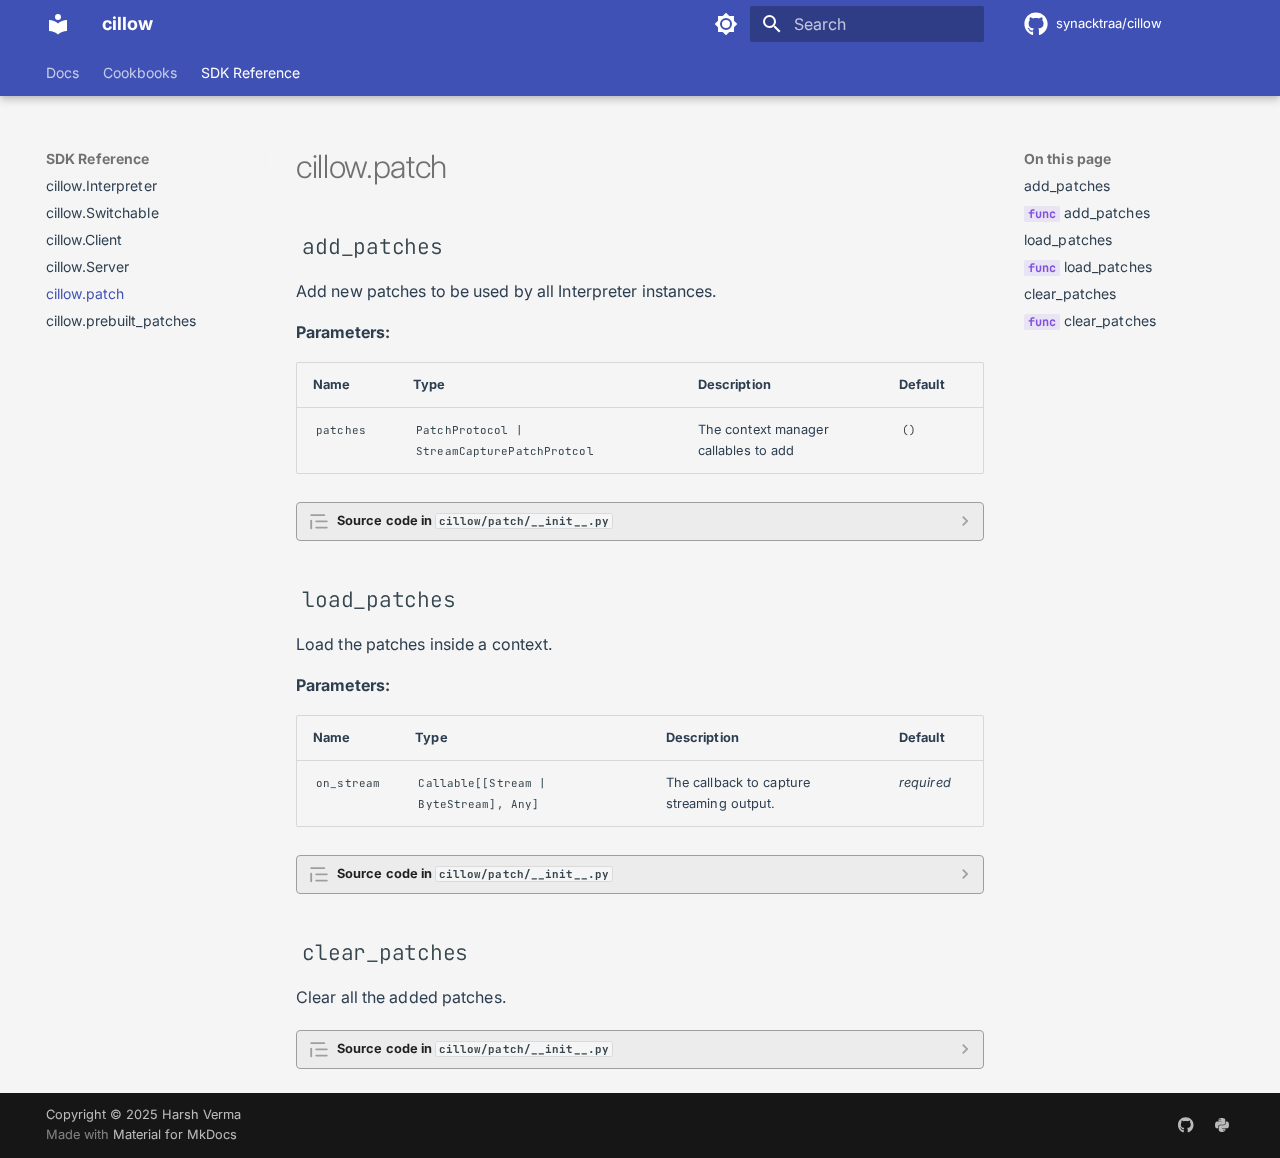
<file: sdk_reference/patch/index.html>
<!doctype html>
<html lang="en" class="no-js">
  <head>
    
      <meta charset="utf-8">
      <meta name="viewport" content="width=device-width,initial-scale=1">
      
        <meta name="description" content="Code Interpreter Library">
      
      
        <meta name="author" content="Harsh Verma">
      
      
        <link rel="canonical" href="https://synacktraa.github.io/cillow/sdk_reference/patch/">
      
      
        <link rel="prev" href="../server/">
      
      
        <link rel="next" href="../prebuilt_patches/">
      
      
      <link rel="icon" href="../../assets/images/favicon.png">
      <meta name="generator" content="mkdocs-1.6.1, mkdocs-material-9.5.49">
    
    
      
        <title>cillow.patch - cillow</title>
      
    
    
      <link rel="stylesheet" href="../../assets/stylesheets/main.6f8fc17f.min.css">
      
        
        <link rel="stylesheet" href="../../assets/stylesheets/palette.06af60db.min.css">
      
      
  
  
    
    
  
    
    
  
    
    
  
    
    
  
    
    
  
    
    
  
    
    
  
    
    
  
    
    
  
    
    
  
    
    
  
    
    
  
  
  <style>:root{--md-admonition-icon--note:url('data:image/svg+xml;charset=utf-8,<svg xmlns="http://www.w3.org/2000/svg" viewBox="0 0 16 16"><path d="M1 7.775V2.75C1 1.784 1.784 1 2.75 1h5.025c.464 0 .91.184 1.238.513l6.25 6.25a1.75 1.75 0 0 1 0 2.474l-5.026 5.026a1.75 1.75 0 0 1-2.474 0l-6.25-6.25A1.75 1.75 0 0 1 1 7.775m1.5 0c0 .066.026.13.073.177l6.25 6.25a.25.25 0 0 0 .354 0l5.025-5.025a.25.25 0 0 0 0-.354l-6.25-6.25a.25.25 0 0 0-.177-.073H2.75a.25.25 0 0 0-.25.25ZM6 5a1 1 0 1 1 0 2 1 1 0 0 1 0-2"/></svg>');--md-admonition-icon--abstract:url('data:image/svg+xml;charset=utf-8,<svg xmlns="http://www.w3.org/2000/svg" viewBox="0 0 16 16"><path d="M2.5 1.75v11.5c0 .138.112.25.25.25h3.17a.75.75 0 0 1 0 1.5H2.75A1.75 1.75 0 0 1 1 13.25V1.75C1 .784 1.784 0 2.75 0h8.5C12.216 0 13 .784 13 1.75v7.736a.75.75 0 0 1-1.5 0V1.75a.25.25 0 0 0-.25-.25h-8.5a.25.25 0 0 0-.25.25m13.274 9.537zl-4.557 4.45a.75.75 0 0 1-1.055-.008l-1.943-1.95a.75.75 0 0 1 1.062-1.058l1.419 1.425 4.026-3.932a.75.75 0 1 1 1.048 1.074M4.75 4h4.5a.75.75 0 0 1 0 1.5h-4.5a.75.75 0 0 1 0-1.5M4 7.75A.75.75 0 0 1 4.75 7h2a.75.75 0 0 1 0 1.5h-2A.75.75 0 0 1 4 7.75"/></svg>');--md-admonition-icon--info:url('data:image/svg+xml;charset=utf-8,<svg xmlns="http://www.w3.org/2000/svg" viewBox="0 0 16 16"><path d="M0 8a8 8 0 1 1 16 0A8 8 0 0 1 0 8m8-6.5a6.5 6.5 0 1 0 0 13 6.5 6.5 0 0 0 0-13M6.5 7.75A.75.75 0 0 1 7.25 7h1a.75.75 0 0 1 .75.75v2.75h.25a.75.75 0 0 1 0 1.5h-2a.75.75 0 0 1 0-1.5h.25v-2h-.25a.75.75 0 0 1-.75-.75M8 6a1 1 0 1 1 0-2 1 1 0 0 1 0 2"/></svg>');--md-admonition-icon--tip:url('data:image/svg+xml;charset=utf-8,<svg xmlns="http://www.w3.org/2000/svg" viewBox="0 0 16 16"><path d="M3.499.75a.75.75 0 0 1 1.5 0v.996C5.9 2.903 6.793 3.65 7.662 4.376l.24.202c-.036-.694.055-1.422.426-2.163C9.1.873 10.794-.045 12.622.26 14.408.558 16 1.94 16 4.25c0 1.278-.954 2.575-2.44 2.734l.146.508.065.22c.203.701.412 1.455.476 2.226.142 1.707-.4 3.03-1.487 3.898C11.714 14.671 10.27 15 8.75 15h-6a.75.75 0 0 1 0-1.5h1.376a4.5 4.5 0 0 1-.563-1.191 3.84 3.84 0 0 1-.05-2.063 4.65 4.65 0 0 1-2.025-.293.75.75 0 0 1 .525-1.406c1.357.507 2.376-.006 2.698-.318l.009-.01a.747.747 0 0 1 1.06 0 .75.75 0 0 1-.012 1.074c-.912.92-.992 1.835-.768 2.586.221.74.745 1.337 1.196 1.621H8.75c1.343 0 2.398-.296 3.074-.836.635-.507 1.036-1.31.928-2.602-.05-.603-.216-1.224-.422-1.93l-.064-.221c-.12-.407-.246-.84-.353-1.29a2.4 2.4 0 0 1-.507-.441 3.1 3.1 0 0 1-.633-1.248.75.75 0 0 1 1.455-.364c.046.185.144.436.31.627.146.168.353.305.712.305.738 0 1.25-.615 1.25-1.25 0-1.47-.95-2.315-2.123-2.51-1.172-.196-2.227.387-2.706 1.345-.46.92-.27 1.774.019 3.062l.042.19.01.05c.348.443.666.949.94 1.553a.75.75 0 1 1-1.365.62c-.553-1.217-1.32-1.94-2.3-2.768L6.7 5.527c-.814-.68-1.75-1.462-2.692-2.619a3.7 3.7 0 0 0-1.023.88c-.406.495-.663 1.036-.722 1.508.116.122.306.21.591.239.388.038.797-.06 1.032-.19a.75.75 0 0 1 .728 1.31c-.515.287-1.23.439-1.906.373-.682-.067-1.473-.38-1.879-1.193L.75 5.677V5.5c0-.984.48-1.94 1.077-2.664.46-.559 1.05-1.055 1.673-1.353z"/></svg>');--md-admonition-icon--success:url('data:image/svg+xml;charset=utf-8,<svg xmlns="http://www.w3.org/2000/svg" viewBox="0 0 16 16"><path d="M13.78 4.22a.75.75 0 0 1 0 1.06l-7.25 7.25a.75.75 0 0 1-1.06 0L2.22 9.28a.75.75 0 0 1 .018-1.042.75.75 0 0 1 1.042-.018L6 10.94l6.72-6.72a.75.75 0 0 1 1.06 0"/></svg>');--md-admonition-icon--question:url('data:image/svg+xml;charset=utf-8,<svg xmlns="http://www.w3.org/2000/svg" viewBox="0 0 16 16"><path d="M0 8a8 8 0 1 1 16 0A8 8 0 0 1 0 8m8-6.5a6.5 6.5 0 1 0 0 13 6.5 6.5 0 0 0 0-13M6.92 6.085h.001a.749.749 0 1 1-1.342-.67c.169-.339.436-.701.849-.977C6.845 4.16 7.369 4 8 4a2.76 2.76 0 0 1 1.637.525c.503.377.863.965.863 1.725 0 .448-.115.83-.329 1.15-.205.307-.47.513-.692.662-.109.072-.22.138-.313.195l-.006.004a6 6 0 0 0-.26.16 1 1 0 0 0-.276.245.75.75 0 0 1-1.248-.832c.184-.264.42-.489.692-.661q.154-.1.313-.195l.007-.004c.1-.061.182-.11.258-.161a1 1 0 0 0 .277-.245C8.96 6.514 9 6.427 9 6.25a.61.61 0 0 0-.262-.525A1.27 1.27 0 0 0 8 5.5c-.369 0-.595.09-.74.187a1 1 0 0 0-.34.398M9 11a1 1 0 1 1-2 0 1 1 0 0 1 2 0"/></svg>');--md-admonition-icon--warning:url('data:image/svg+xml;charset=utf-8,<svg xmlns="http://www.w3.org/2000/svg" viewBox="0 0 16 16"><path d="M6.457 1.047c.659-1.234 2.427-1.234 3.086 0l6.082 11.378A1.75 1.75 0 0 1 14.082 15H1.918a1.75 1.75 0 0 1-1.543-2.575Zm1.763.707a.25.25 0 0 0-.44 0L1.698 13.132a.25.25 0 0 0 .22.368h12.164a.25.25 0 0 0 .22-.368Zm.53 3.996v2.5a.75.75 0 0 1-1.5 0v-2.5a.75.75 0 0 1 1.5 0M9 11a1 1 0 1 1-2 0 1 1 0 0 1 2 0"/></svg>');--md-admonition-icon--failure:url('data:image/svg+xml;charset=utf-8,<svg xmlns="http://www.w3.org/2000/svg" viewBox="0 0 16 16"><path d="M2.344 2.343za8 8 0 0 1 11.314 11.314A8.002 8.002 0 0 1 .234 10.089a8 8 0 0 1 2.11-7.746m1.06 10.253a6.5 6.5 0 1 0 9.108-9.275 6.5 6.5 0 0 0-9.108 9.275M6.03 4.97 8 6.94l1.97-1.97a.749.749 0 0 1 1.275.326.75.75 0 0 1-.215.734L9.06 8l1.97 1.97a.749.749 0 0 1-.326 1.275.75.75 0 0 1-.734-.215L8 9.06l-1.97 1.97a.749.749 0 0 1-1.275-.326.75.75 0 0 1 .215-.734L6.94 8 4.97 6.03a.75.75 0 0 1 .018-1.042.75.75 0 0 1 1.042-.018"/></svg>');--md-admonition-icon--danger:url('data:image/svg+xml;charset=utf-8,<svg xmlns="http://www.w3.org/2000/svg" viewBox="0 0 16 16"><path d="M9.504.43a1.516 1.516 0 0 1 2.437 1.713L10.415 5.5h2.123c1.57 0 2.346 1.909 1.22 3.004l-7.34 7.142a1.25 1.25 0 0 1-.871.354h-.302a1.25 1.25 0 0 1-1.157-1.723L5.633 10.5H3.462c-1.57 0-2.346-1.909-1.22-3.004zm1.047 1.074L3.286 8.571A.25.25 0 0 0 3.462 9H6.75a.75.75 0 0 1 .694 1.034l-1.713 4.188 6.982-6.793A.25.25 0 0 0 12.538 7H9.25a.75.75 0 0 1-.683-1.06l2.008-4.418.003-.006-.004-.009-.006-.006-.008-.001q-.005 0-.009.004"/></svg>');--md-admonition-icon--bug:url('data:image/svg+xml;charset=utf-8,<svg xmlns="http://www.w3.org/2000/svg" viewBox="0 0 16 16"><path d="M4.72.22a.75.75 0 0 1 1.06 0l1 .999a3.5 3.5 0 0 1 2.441 0l.999-1a.748.748 0 0 1 1.265.332.75.75 0 0 1-.205.729l-.775.776c.616.63.995 1.493.995 2.444v.327q0 .15-.025.292c.408.14.764.392 1.029.722l1.968-.787a.75.75 0 0 1 .556 1.392L13 7.258V9h2.25a.75.75 0 0 1 0 1.5H13v.5q-.002.615-.141 1.186l2.17.868a.75.75 0 0 1-.557 1.392l-2.184-.873A5 5 0 0 1 8 16a5 5 0 0 1-4.288-2.427l-2.183.873a.75.75 0 0 1-.558-1.392l2.17-.868A5 5 0 0 1 3 11v-.5H.75a.75.75 0 0 1 0-1.5H3V7.258L.971 6.446a.75.75 0 0 1 .558-1.392l1.967.787c.265-.33.62-.583 1.03-.722a1.7 1.7 0 0 1-.026-.292V4.5c0-.951.38-1.814.995-2.444L4.72 1.28a.75.75 0 0 1 0-1.06m.53 6.28a.75.75 0 0 0-.75.75V11a3.5 3.5 0 1 0 7 0V7.25a.75.75 0 0 0-.75-.75ZM6.173 5h3.654A.17.17 0 0 0 10 4.827V4.5a2 2 0 1 0-4 0v.327c0 .096.077.173.173.173"/></svg>');--md-admonition-icon--example:url('data:image/svg+xml;charset=utf-8,<svg xmlns="http://www.w3.org/2000/svg" viewBox="0 0 16 16"><path d="M5 5.782V2.5h-.25a.75.75 0 0 1 0-1.5h6.5a.75.75 0 0 1 0 1.5H11v3.282l3.666 5.76C15.619 13.04 14.543 15 12.767 15H3.233c-1.776 0-2.852-1.96-1.899-3.458Zm-2.4 6.565a.75.75 0 0 0 .633 1.153h9.534a.75.75 0 0 0 .633-1.153L12.225 10.5h-8.45ZM9.5 2.5h-3V6c0 .143-.04.283-.117.403L4.73 9h6.54L9.617 6.403A.75.75 0 0 1 9.5 6Z"/></svg>');--md-admonition-icon--quote:url('data:image/svg+xml;charset=utf-8,<svg xmlns="http://www.w3.org/2000/svg" viewBox="0 0 16 16"><path d="M1.75 2.5h10.5a.75.75 0 0 1 0 1.5H1.75a.75.75 0 0 1 0-1.5m4 5h8.5a.75.75 0 0 1 0 1.5h-8.5a.75.75 0 0 1 0-1.5m0 5h8.5a.75.75 0 0 1 0 1.5h-8.5a.75.75 0 0 1 0-1.5M2.5 7.75v6a.75.75 0 0 1-1.5 0v-6a.75.75 0 0 1 1.5 0"/></svg>');}</style>



    
    
      
    
    
      
        
        
        <link rel="preconnect" href="https://fonts.gstatic.com" crossorigin>
        <link rel="stylesheet" href="https://fonts.googleapis.com/css?family=Inter:300,300i,400,400i,700,700i%7CJetBrains+Mono:400,400i,700,700i&display=fallback">
        <style>:root{--md-text-font:"Inter";--md-code-font:"JetBrains Mono"}</style>
      
    
    
      <link rel="stylesheet" href="../../assets/_mkdocstrings.css">
    
      <link rel="stylesheet" href="../../stylesheets/extra.css">
    
    <script>__md_scope=new URL("../..",location),__md_hash=e=>[...e].reduce(((e,_)=>(e<<5)-e+_.charCodeAt(0)),0),__md_get=(e,_=localStorage,t=__md_scope)=>JSON.parse(_.getItem(t.pathname+"."+e)),__md_set=(e,_,t=localStorage,a=__md_scope)=>{try{t.setItem(a.pathname+"."+e,JSON.stringify(_))}catch(e){}}</script>
    
      

    
    
    
  </head>
  
  
    
    
      
    
    
    
    
    <body dir="ltr" data-md-color-scheme="default" data-md-color-primary="indigo" data-md-color-accent="deep-purple">
  
    
    <input class="md-toggle" data-md-toggle="drawer" type="checkbox" id="__drawer" autocomplete="off">
    <input class="md-toggle" data-md-toggle="search" type="checkbox" id="__search" autocomplete="off">
    <label class="md-overlay" for="__drawer"></label>
    <div data-md-component="skip">
      
        
        <a href="#add_patches" class="md-skip">
          Skip to content
        </a>
      
    </div>
    <div data-md-component="announce">
      
    </div>
    
    
      

  

<header class="md-header md-header--shadow md-header--lifted" data-md-component="header">
  <nav class="md-header__inner md-grid" aria-label="Header">
    <a href="../.." title="cillow" class="md-header__button md-logo" aria-label="cillow" data-md-component="logo">
      
  
  <svg xmlns="http://www.w3.org/2000/svg" viewBox="0 0 24 24"><path d="M12 8a3 3 0 0 0 3-3 3 3 0 0 0-3-3 3 3 0 0 0-3 3 3 3 0 0 0 3 3m0 3.54C9.64 9.35 6.5 8 3 8v11c3.5 0 6.64 1.35 9 3.54 2.36-2.19 5.5-3.54 9-3.54V8c-3.5 0-6.64 1.35-9 3.54"/></svg>

    </a>
    <label class="md-header__button md-icon" for="__drawer">
      
      <svg xmlns="http://www.w3.org/2000/svg" viewBox="0 0 24 24"><path d="M3 6h18v2H3zm0 5h18v2H3zm0 5h18v2H3z"/></svg>
    </label>
    <div class="md-header__title" data-md-component="header-title">
      <div class="md-header__ellipsis">
        <div class="md-header__topic">
          <span class="md-ellipsis">
            cillow
          </span>
        </div>
        <div class="md-header__topic" data-md-component="header-topic">
          <span class="md-ellipsis">
            
              cillow.patch
            
          </span>
        </div>
      </div>
    </div>
    
      
        <form class="md-header__option" data-md-component="palette">
  
    
    
    
    <input class="md-option" data-md-color-media="(prefers-color-scheme: light)" data-md-color-scheme="default" data-md-color-primary="indigo" data-md-color-accent="deep-purple"  aria-label="Switch to dark mode"  type="radio" name="__palette" id="__palette_0">
    
      <label class="md-header__button md-icon" title="Switch to dark mode" for="__palette_1" hidden>
        <svg xmlns="http://www.w3.org/2000/svg" viewBox="0 0 24 24"><path d="M12 8a4 4 0 0 0-4 4 4 4 0 0 0 4 4 4 4 0 0 0 4-4 4 4 0 0 0-4-4m0 10a6 6 0 0 1-6-6 6 6 0 0 1 6-6 6 6 0 0 1 6 6 6 6 0 0 1-6 6m8-9.31V4h-4.69L12 .69 8.69 4H4v4.69L.69 12 4 15.31V20h4.69L12 23.31 15.31 20H20v-4.69L23.31 12z"/></svg>
      </label>
    
  
    
    
    
    <input class="md-option" data-md-color-media="(prefers-color-scheme: dark)" data-md-color-scheme="slate" data-md-color-primary="blue-grey" data-md-color-accent="deep-purple"  aria-label="Switch to light mode"  type="radio" name="__palette" id="__palette_1">
    
      <label class="md-header__button md-icon" title="Switch to light mode" for="__palette_0" hidden>
        <svg xmlns="http://www.w3.org/2000/svg" viewBox="0 0 24 24"><path d="M12 18c-.89 0-1.74-.2-2.5-.55C11.56 16.5 13 14.42 13 12s-1.44-4.5-3.5-5.45C10.26 6.2 11.11 6 12 6a6 6 0 0 1 6 6 6 6 0 0 1-6 6m8-9.31V4h-4.69L12 .69 8.69 4H4v4.69L.69 12 4 15.31V20h4.69L12 23.31 15.31 20H20v-4.69L23.31 12z"/></svg>
      </label>
    
  
</form>
      
    
    
      <script>var palette=__md_get("__palette");if(palette&&palette.color){if("(prefers-color-scheme)"===palette.color.media){var media=matchMedia("(prefers-color-scheme: light)"),input=document.querySelector(media.matches?"[data-md-color-media='(prefers-color-scheme: light)']":"[data-md-color-media='(prefers-color-scheme: dark)']");palette.color.media=input.getAttribute("data-md-color-media"),palette.color.scheme=input.getAttribute("data-md-color-scheme"),palette.color.primary=input.getAttribute("data-md-color-primary"),palette.color.accent=input.getAttribute("data-md-color-accent")}for(var[key,value]of Object.entries(palette.color))document.body.setAttribute("data-md-color-"+key,value)}</script>
    
    
    
      <label class="md-header__button md-icon" for="__search">
        
        <svg xmlns="http://www.w3.org/2000/svg" viewBox="0 0 24 24"><path d="M9.5 3A6.5 6.5 0 0 1 16 9.5c0 1.61-.59 3.09-1.56 4.23l.27.27h.79l5 5-1.5 1.5-5-5v-.79l-.27-.27A6.52 6.52 0 0 1 9.5 16 6.5 6.5 0 0 1 3 9.5 6.5 6.5 0 0 1 9.5 3m0 2C7 5 5 7 5 9.5S7 14 9.5 14 14 12 14 9.5 12 5 9.5 5"/></svg>
      </label>
      <div class="md-search" data-md-component="search" role="dialog">
  <label class="md-search__overlay" for="__search"></label>
  <div class="md-search__inner" role="search">
    <form class="md-search__form" name="search">
      <input type="text" class="md-search__input" name="query" aria-label="Search" placeholder="Search" autocapitalize="off" autocorrect="off" autocomplete="off" spellcheck="false" data-md-component="search-query" required>
      <label class="md-search__icon md-icon" for="__search">
        
        <svg xmlns="http://www.w3.org/2000/svg" viewBox="0 0 24 24"><path d="M9.5 3A6.5 6.5 0 0 1 16 9.5c0 1.61-.59 3.09-1.56 4.23l.27.27h.79l5 5-1.5 1.5-5-5v-.79l-.27-.27A6.52 6.52 0 0 1 9.5 16 6.5 6.5 0 0 1 3 9.5 6.5 6.5 0 0 1 9.5 3m0 2C7 5 5 7 5 9.5S7 14 9.5 14 14 12 14 9.5 12 5 9.5 5"/></svg>
        
        <svg xmlns="http://www.w3.org/2000/svg" viewBox="0 0 24 24"><path d="M20 11v2H8l5.5 5.5-1.42 1.42L4.16 12l7.92-7.92L13.5 5.5 8 11z"/></svg>
      </label>
      <nav class="md-search__options" aria-label="Search">
        
        <button type="reset" class="md-search__icon md-icon" title="Clear" aria-label="Clear" tabindex="-1">
          
          <svg xmlns="http://www.w3.org/2000/svg" viewBox="0 0 24 24"><path d="M19 6.41 17.59 5 12 10.59 6.41 5 5 6.41 10.59 12 5 17.59 6.41 19 12 13.41 17.59 19 19 17.59 13.41 12z"/></svg>
        </button>
      </nav>
      
    </form>
    <div class="md-search__output">
      <div class="md-search__scrollwrap" tabindex="0" data-md-scrollfix>
        <div class="md-search-result" data-md-component="search-result">
          <div class="md-search-result__meta">
            Initializing search
          </div>
          <ol class="md-search-result__list" role="presentation"></ol>
        </div>
      </div>
    </div>
  </div>
</div>
    
    
      <div class="md-header__source">
        <a href="https://github.com/synacktraa/cillow" title="Go to repository" class="md-source" data-md-component="source">
  <div class="md-source__icon md-icon">
    
    <svg xmlns="http://www.w3.org/2000/svg" viewBox="0 0 496 512"><!--! Font Awesome Free 6.7.1 by @fontawesome - https://fontawesome.com License - https://fontawesome.com/license/free (Icons: CC BY 4.0, Fonts: SIL OFL 1.1, Code: MIT License) Copyright 2024 Fonticons, Inc.--><path d="M165.9 397.4c0 2-2.3 3.6-5.2 3.6-3.3.3-5.6-1.3-5.6-3.6 0-2 2.3-3.6 5.2-3.6 3-.3 5.6 1.3 5.6 3.6m-31.1-4.5c-.7 2 1.3 4.3 4.3 4.9 2.6 1 5.6 0 6.2-2s-1.3-4.3-4.3-5.2c-2.6-.7-5.5.3-6.2 2.3m44.2-1.7c-2.9.7-4.9 2.6-4.6 4.9.3 2 2.9 3.3 5.9 2.6 2.9-.7 4.9-2.6 4.6-4.6-.3-1.9-3-3.2-5.9-2.9M244.8 8C106.1 8 0 113.3 0 252c0 110.9 69.8 205.8 169.5 239.2 12.8 2.3 17.3-5.6 17.3-12.1 0-6.2-.3-40.4-.3-61.4 0 0-70 15-84.7-29.8 0 0-11.4-29.1-27.8-36.6 0 0-22.9-15.7 1.6-15.4 0 0 24.9 2 38.6 25.8 21.9 38.6 58.6 27.5 72.9 20.9 2.3-16 8.8-27.1 16-33.7-55.9-6.2-112.3-14.3-112.3-110.5 0-27.5 7.6-41.3 23.6-58.9-2.6-6.5-11.1-33.3 2.6-67.9 20.9-6.5 69 27 69 27 20-5.6 41.5-8.5 62.8-8.5s42.8 2.9 62.8 8.5c0 0 48.1-33.6 69-27 13.7 34.7 5.2 61.4 2.6 67.9 16 17.7 25.8 31.5 25.8 58.9 0 96.5-58.9 104.2-114.8 110.5 9.2 7.9 17 22.9 17 46.4 0 33.7-.3 75.4-.3 83.6 0 6.5 4.6 14.4 17.3 12.1C428.2 457.8 496 362.9 496 252 496 113.3 383.5 8 244.8 8M97.2 352.9c-1.3 1-1 3.3.7 5.2 1.6 1.6 3.9 2.3 5.2 1 1.3-1 1-3.3-.7-5.2-1.6-1.6-3.9-2.3-5.2-1m-10.8-8.1c-.7 1.3.3 2.9 2.3 3.9 1.6 1 3.6.7 4.3-.7.7-1.3-.3-2.9-2.3-3.9-2-.6-3.6-.3-4.3.7m32.4 35.6c-1.6 1.3-1 4.3 1.3 6.2 2.3 2.3 5.2 2.6 6.5 1 1.3-1.3.7-4.3-1.3-6.2-2.2-2.3-5.2-2.6-6.5-1m-11.4-14.7c-1.6 1-1.6 3.6 0 5.9s4.3 3.3 5.6 2.3c1.6-1.3 1.6-3.9 0-6.2-1.4-2.3-4-3.3-5.6-2"/></svg>
  </div>
  <div class="md-source__repository">
    synacktraa/cillow
  </div>
</a>
      </div>
    
  </nav>
  
    
      
<nav class="md-tabs" aria-label="Tabs" data-md-component="tabs">
  <div class="md-grid">
    <ul class="md-tabs__list">
      
        
  
  
  
    
    
      <li class="md-tabs__item">
        <a href="../.." class="md-tabs__link">
          
  
    
  
  Docs

        </a>
      </li>
    
  

      
        
  
  
  
    <li class="md-tabs__item">
      <a href="../../cookbooks/" class="md-tabs__link">
        
  
    
  
  Cookbooks

      </a>
    </li>
  

      
        
  
  
    
  
  
    
    
      <li class="md-tabs__item md-tabs__item--active">
        <a href="../interpreter/" class="md-tabs__link">
          
  
    
  
  SDK Reference

        </a>
      </li>
    
  

      
    </ul>
  </div>
</nav>
    
  
</header>
    
    <div class="md-container" data-md-component="container">
      
      
        
      
      <main class="md-main" data-md-component="main">
        <div class="md-main__inner md-grid">
          
            
              
              <div class="md-sidebar md-sidebar--primary" data-md-component="sidebar" data-md-type="navigation" >
                <div class="md-sidebar__scrollwrap">
                  <div class="md-sidebar__inner">
                    


  


<nav class="md-nav md-nav--primary md-nav--lifted" aria-label="Navigation" data-md-level="0">
  <label class="md-nav__title" for="__drawer">
    <a href="../.." title="cillow" class="md-nav__button md-logo" aria-label="cillow" data-md-component="logo">
      
  
  <svg xmlns="http://www.w3.org/2000/svg" viewBox="0 0 24 24"><path d="M12 8a3 3 0 0 0 3-3 3 3 0 0 0-3-3 3 3 0 0 0-3 3 3 3 0 0 0 3 3m0 3.54C9.64 9.35 6.5 8 3 8v11c3.5 0 6.64 1.35 9 3.54 2.36-2.19 5.5-3.54 9-3.54V8c-3.5 0-6.64 1.35-9 3.54"/></svg>

    </a>
    cillow
  </label>
  
    <div class="md-nav__source">
      <a href="https://github.com/synacktraa/cillow" title="Go to repository" class="md-source" data-md-component="source">
  <div class="md-source__icon md-icon">
    
    <svg xmlns="http://www.w3.org/2000/svg" viewBox="0 0 496 512"><!--! Font Awesome Free 6.7.1 by @fontawesome - https://fontawesome.com License - https://fontawesome.com/license/free (Icons: CC BY 4.0, Fonts: SIL OFL 1.1, Code: MIT License) Copyright 2024 Fonticons, Inc.--><path d="M165.9 397.4c0 2-2.3 3.6-5.2 3.6-3.3.3-5.6-1.3-5.6-3.6 0-2 2.3-3.6 5.2-3.6 3-.3 5.6 1.3 5.6 3.6m-31.1-4.5c-.7 2 1.3 4.3 4.3 4.9 2.6 1 5.6 0 6.2-2s-1.3-4.3-4.3-5.2c-2.6-.7-5.5.3-6.2 2.3m44.2-1.7c-2.9.7-4.9 2.6-4.6 4.9.3 2 2.9 3.3 5.9 2.6 2.9-.7 4.9-2.6 4.6-4.6-.3-1.9-3-3.2-5.9-2.9M244.8 8C106.1 8 0 113.3 0 252c0 110.9 69.8 205.8 169.5 239.2 12.8 2.3 17.3-5.6 17.3-12.1 0-6.2-.3-40.4-.3-61.4 0 0-70 15-84.7-29.8 0 0-11.4-29.1-27.8-36.6 0 0-22.9-15.7 1.6-15.4 0 0 24.9 2 38.6 25.8 21.9 38.6 58.6 27.5 72.9 20.9 2.3-16 8.8-27.1 16-33.7-55.9-6.2-112.3-14.3-112.3-110.5 0-27.5 7.6-41.3 23.6-58.9-2.6-6.5-11.1-33.3 2.6-67.9 20.9-6.5 69 27 69 27 20-5.6 41.5-8.5 62.8-8.5s42.8 2.9 62.8 8.5c0 0 48.1-33.6 69-27 13.7 34.7 5.2 61.4 2.6 67.9 16 17.7 25.8 31.5 25.8 58.9 0 96.5-58.9 104.2-114.8 110.5 9.2 7.9 17 22.9 17 46.4 0 33.7-.3 75.4-.3 83.6 0 6.5 4.6 14.4 17.3 12.1C428.2 457.8 496 362.9 496 252 496 113.3 383.5 8 244.8 8M97.2 352.9c-1.3 1-1 3.3.7 5.2 1.6 1.6 3.9 2.3 5.2 1 1.3-1 1-3.3-.7-5.2-1.6-1.6-3.9-2.3-5.2-1m-10.8-8.1c-.7 1.3.3 2.9 2.3 3.9 1.6 1 3.6.7 4.3-.7.7-1.3-.3-2.9-2.3-3.9-2-.6-3.6-.3-4.3.7m32.4 35.6c-1.6 1.3-1 4.3 1.3 6.2 2.3 2.3 5.2 2.6 6.5 1 1.3-1.3.7-4.3-1.3-6.2-2.2-2.3-5.2-2.6-6.5-1m-11.4-14.7c-1.6 1-1.6 3.6 0 5.9s4.3 3.3 5.6 2.3c1.6-1.3 1.6-3.9 0-6.2-1.4-2.3-4-3.3-5.6-2"/></svg>
  </div>
  <div class="md-source__repository">
    synacktraa/cillow
  </div>
</a>
    </div>
  
  <ul class="md-nav__list" data-md-scrollfix>
    
      
      
  
  
  
  
    
    
      
        
          
        
      
        
      
        
      
        
      
    
    
      
      
        
      
    
    
    <li class="md-nav__item md-nav__item--nested">
      
        
        
          
        
        <input class="md-nav__toggle md-toggle md-toggle--indeterminate" type="checkbox" id="__nav_1" >
        
          
          
          <div class="md-nav__link md-nav__container">
            <a href="../.." class="md-nav__link ">
              
  
  <span class="md-ellipsis">
    Docs
  </span>
  

            </a>
            
              
              <label class="md-nav__link " for="__nav_1" id="__nav_1_label" tabindex="0">
                <span class="md-nav__icon md-icon"></span>
              </label>
            
          </div>
        
        <nav class="md-nav" data-md-level="1" aria-labelledby="__nav_1_label" aria-expanded="false">
          <label class="md-nav__title" for="__nav_1">
            <span class="md-nav__icon md-icon"></span>
            Docs
          </label>
          <ul class="md-nav__list" data-md-scrollfix>
            
              
            
              
                
  
  
  
  
    
    
      
        
      
        
      
        
      
    
    
      
      
        
      
    
    
    <li class="md-nav__item md-nav__item--nested">
      
        
        
          
        
        <input class="md-nav__toggle md-toggle md-toggle--indeterminate" type="checkbox" id="__nav_1_2" >
        
          
          <label class="md-nav__link" for="__nav_1_2" id="__nav_1_2_label" tabindex="0">
            
  
  <span class="md-ellipsis">
    Quickstart
  </span>
  

            <span class="md-nav__icon md-icon"></span>
          </label>
        
        <nav class="md-nav" data-md-level="2" aria-labelledby="__nav_1_2_label" aria-expanded="false">
          <label class="md-nav__title" for="__nav_1_2">
            <span class="md-nav__icon md-icon"></span>
            Quickstart
          </label>
          <ul class="md-nav__list" data-md-scrollfix>
            
              
                
  
  
  
  
    <li class="md-nav__item">
      <a href="../../quickstart/using_cillow/" class="md-nav__link">
        
  
  <span class="md-ellipsis">
    Using Cillow
  </span>
  

      </a>
    </li>
  

              
            
              
                
  
  
  
  
    <li class="md-nav__item">
      <a href="../../quickstart/custom_patches/" class="md-nav__link">
        
  
  <span class="md-ellipsis">
    Custom Patches
  </span>
  

      </a>
    </li>
  

              
            
              
                
  
  
  
  
    <li class="md-nav__item">
      <a href="../../quickstart/connecting_LLM_%26_Frameworks/" class="md-nav__link">
        
  
  <span class="md-ellipsis">
    Connecting LLMs & Frameworks
  </span>
  

      </a>
    </li>
  

              
            
          </ul>
        </nav>
      
    </li>
  

              
            
              
                
  
  
  
  
    <li class="md-nav__item">
      <a href="../../sandboxing_the_server/" class="md-nav__link">
        
  
  <span class="md-ellipsis">
    Sandboxing The Server
  </span>
  

      </a>
    </li>
  

              
            
              
                
  
  
  
  
    <li class="md-nav__item">
      <a href="../../supported_languages/" class="md-nav__link">
        
  
  <span class="md-ellipsis">
    Supported Languages
  </span>
  

      </a>
    </li>
  

              
            
          </ul>
        </nav>
      
    </li>
  

    
      
      
  
  
  
  
    <li class="md-nav__item">
      <a href="../../cookbooks/" class="md-nav__link">
        
  
  <span class="md-ellipsis">
    Cookbooks
  </span>
  

      </a>
    </li>
  

    
      
      
  
  
    
  
  
  
    
    
      
        
      
        
      
        
      
        
      
        
      
        
      
    
    
      
        
        
      
      
        
      
    
    
    <li class="md-nav__item md-nav__item--active md-nav__item--section md-nav__item--nested">
      
        
        
        <input class="md-nav__toggle md-toggle " type="checkbox" id="__nav_3" checked>
        
          
          <label class="md-nav__link" for="__nav_3" id="__nav_3_label" tabindex="">
            
  
  <span class="md-ellipsis">
    SDK Reference
  </span>
  

            <span class="md-nav__icon md-icon"></span>
          </label>
        
        <nav class="md-nav" data-md-level="1" aria-labelledby="__nav_3_label" aria-expanded="true">
          <label class="md-nav__title" for="__nav_3">
            <span class="md-nav__icon md-icon"></span>
            SDK Reference
          </label>
          <ul class="md-nav__list" data-md-scrollfix>
            
              
                
  
  
  
  
    <li class="md-nav__item">
      <a href="../interpreter/" class="md-nav__link">
        
  
  <span class="md-ellipsis">
    cillow.Interpreter
  </span>
  

      </a>
    </li>
  

              
            
              
                
  
  
  
  
    <li class="md-nav__item">
      <a href="../switchable/" class="md-nav__link">
        
  
  <span class="md-ellipsis">
    cillow.Switchable
  </span>
  

      </a>
    </li>
  

              
            
              
                
  
  
  
  
    <li class="md-nav__item">
      <a href="../client/" class="md-nav__link">
        
  
  <span class="md-ellipsis">
    cillow.Client
  </span>
  

      </a>
    </li>
  

              
            
              
                
  
  
  
  
    <li class="md-nav__item">
      <a href="../server/" class="md-nav__link">
        
  
  <span class="md-ellipsis">
    cillow.Server
  </span>
  

      </a>
    </li>
  

              
            
              
                
  
  
    
  
  
  
    <li class="md-nav__item md-nav__item--active">
      
      <input class="md-nav__toggle md-toggle" type="checkbox" id="__toc">
      
      
      
        <label class="md-nav__link md-nav__link--active" for="__toc">
          
  
  <span class="md-ellipsis">
    cillow.patch
  </span>
  

          <span class="md-nav__icon md-icon"></span>
        </label>
      
      <a href="./" class="md-nav__link md-nav__link--active">
        
  
  <span class="md-ellipsis">
    cillow.patch
  </span>
  

      </a>
      
        

  

<nav class="md-nav md-nav--secondary" aria-label="On this page">
  
  
  
  
    <label class="md-nav__title" for="__toc">
      <span class="md-nav__icon md-icon"></span>
      On this page
    </label>
    <ul class="md-nav__list" data-md-component="toc" data-md-scrollfix>
      
        <li class="md-nav__item">
  <a href="#add_patches" class="md-nav__link">
    <span class="md-ellipsis">
      add_patches
    </span>
  </a>
  
</li>
      
        <li class="md-nav__item">
  <a href="#cillow.patch.add_patches" class="md-nav__link">
    <span class="md-ellipsis">
      <code class="doc-symbol doc-symbol-toc doc-symbol-function"></code>&nbsp;add_patches
    </span>
  </a>
  
</li>
      
        <li class="md-nav__item">
  <a href="#load_patches" class="md-nav__link">
    <span class="md-ellipsis">
      load_patches
    </span>
  </a>
  
</li>
      
        <li class="md-nav__item">
  <a href="#cillow.patch.load_patches" class="md-nav__link">
    <span class="md-ellipsis">
      <code class="doc-symbol doc-symbol-toc doc-symbol-function"></code>&nbsp;load_patches
    </span>
  </a>
  
</li>
      
        <li class="md-nav__item">
  <a href="#clear_patches" class="md-nav__link">
    <span class="md-ellipsis">
      clear_patches
    </span>
  </a>
  
</li>
      
        <li class="md-nav__item">
  <a href="#cillow.patch.clear_patches" class="md-nav__link">
    <span class="md-ellipsis">
      <code class="doc-symbol doc-symbol-toc doc-symbol-function"></code>&nbsp;clear_patches
    </span>
  </a>
  
</li>
      
    </ul>
  
</nav>
      
    </li>
  

              
            
              
                
  
  
  
  
    <li class="md-nav__item">
      <a href="../prebuilt_patches/" class="md-nav__link">
        
  
  <span class="md-ellipsis">
    cillow.prebuilt_patches
  </span>
  

      </a>
    </li>
  

              
            
          </ul>
        </nav>
      
    </li>
  

    
  </ul>
</nav>
                  </div>
                </div>
              </div>
            
            
              
              <div class="md-sidebar md-sidebar--secondary" data-md-component="sidebar" data-md-type="toc" >
                <div class="md-sidebar__scrollwrap">
                  <div class="md-sidebar__inner">
                    

  

<nav class="md-nav md-nav--secondary" aria-label="On this page">
  
  
  
  
    <label class="md-nav__title" for="__toc">
      <span class="md-nav__icon md-icon"></span>
      On this page
    </label>
    <ul class="md-nav__list" data-md-component="toc" data-md-scrollfix>
      
        <li class="md-nav__item">
  <a href="#add_patches" class="md-nav__link">
    <span class="md-ellipsis">
      add_patches
    </span>
  </a>
  
</li>
      
        <li class="md-nav__item">
  <a href="#cillow.patch.add_patches" class="md-nav__link">
    <span class="md-ellipsis">
      <code class="doc-symbol doc-symbol-toc doc-symbol-function"></code>&nbsp;add_patches
    </span>
  </a>
  
</li>
      
        <li class="md-nav__item">
  <a href="#load_patches" class="md-nav__link">
    <span class="md-ellipsis">
      load_patches
    </span>
  </a>
  
</li>
      
        <li class="md-nav__item">
  <a href="#cillow.patch.load_patches" class="md-nav__link">
    <span class="md-ellipsis">
      <code class="doc-symbol doc-symbol-toc doc-symbol-function"></code>&nbsp;load_patches
    </span>
  </a>
  
</li>
      
        <li class="md-nav__item">
  <a href="#clear_patches" class="md-nav__link">
    <span class="md-ellipsis">
      clear_patches
    </span>
  </a>
  
</li>
      
        <li class="md-nav__item">
  <a href="#cillow.patch.clear_patches" class="md-nav__link">
    <span class="md-ellipsis">
      <code class="doc-symbol doc-symbol-toc doc-symbol-function"></code>&nbsp;clear_patches
    </span>
  </a>
  
</li>
      
    </ul>
  
</nav>
                  </div>
                </div>
              </div>
            
          
          
            <div class="md-content" data-md-component="content">
              <article class="md-content__inner md-typeset">
                
                  

  
  


  <h1>cillow.patch</h1>

<h2 id="add_patches"><code>add_patches</code><a class="headerlink" href="#add_patches" title="Permanent link">&para;</a></h2>


<div class="doc doc-object doc-function">



<a id="cillow.patch.add_patches"></a>
    <div class="doc doc-contents first">

        <p>Add new patches to be used by all Interpreter instances.</p>


<p><span class="doc-section-title">Parameters:</span></p>
    <table>
      <thead>
        <tr>
          <th>Name</th>
          <th>Type</th>
          <th>Description</th>
          <th>Default</th>
        </tr>
      </thead>
      <tbody>
          <tr class="doc-section-item">
            <td>
                <code>patches</code>
            </td>
            <td>
                  <code><span title="cillow.patch.PatchProtocol">PatchProtocol</span> | <span title="cillow.patch.StreamCapturePatchProtcol">StreamCapturePatchProtcol</span></code>
            </td>
            <td>
              <div class="doc-md-description">
                <p>The context manager callables to add</p>
              </div>
            </td>
            <td>
                  <code>()</code>
            </td>
          </tr>
      </tbody>
    </table>

            <details class="quote">
              <summary>Source code in <code>cillow/patch/__init__.py</code></summary>
              <div class="language-python highlight"><table class="highlighttable"><tr><td class="linenos"><div class="linenodiv"><pre><span></span><span class="normal"><a href="#__codelineno-0-27">27</a></span>
<span class="normal"><a href="#__codelineno-0-28">28</a></span>
<span class="normal"><a href="#__codelineno-0-29">29</a></span>
<span class="normal"><a href="#__codelineno-0-30">30</a></span>
<span class="normal"><a href="#__codelineno-0-31">31</a></span>
<span class="normal"><a href="#__codelineno-0-32">32</a></span>
<span class="normal"><a href="#__codelineno-0-33">33</a></span>
<span class="normal"><a href="#__codelineno-0-34">34</a></span>
<span class="normal"><a href="#__codelineno-0-35">35</a></span>
<span class="normal"><a href="#__codelineno-0-36">36</a></span>
<span class="normal"><a href="#__codelineno-0-37">37</a></span>
<span class="normal"><a href="#__codelineno-0-38">38</a></span></pre></div></td><td class="code"><div><pre><span></span><code><span id="__span-0-27"><a id="__codelineno-0-27" name="__codelineno-0-27"></a><span class="k">def</span> <span class="nf">add_patches</span><span class="p">(</span><span class="o">*</span><span class="n">patches</span><span class="p">:</span> <span class="n">PatchProtocol</span> <span class="o">|</span> <span class="n">StreamCapturePatchProtcol</span><span class="p">)</span> <span class="o">-&gt;</span> <span class="kc">None</span><span class="p">:</span>
</span><span id="__span-0-28"><a id="__codelineno-0-28" name="__codelineno-0-28"></a><span class="w">    </span><span class="sd">&quot;&quot;&quot;</span>
</span><span id="__span-0-29"><a id="__codelineno-0-29" name="__codelineno-0-29"></a><span class="sd">    Add new patches to be used by all Interpreter instances.</span>
</span><span id="__span-0-30"><a id="__codelineno-0-30" name="__codelineno-0-30"></a>
</span><span id="__span-0-31"><a id="__codelineno-0-31" name="__codelineno-0-31"></a><span class="sd">    Args:</span>
</span><span id="__span-0-32"><a id="__codelineno-0-32" name="__codelineno-0-32"></a><span class="sd">        patches: The context manager callables to add</span>
</span><span id="__span-0-33"><a id="__codelineno-0-33" name="__codelineno-0-33"></a><span class="sd">    &quot;&quot;&quot;</span>
</span><span id="__span-0-34"><a id="__codelineno-0-34" name="__codelineno-0-34"></a>    <span class="k">for</span> <span class="n">patch</span> <span class="ow">in</span> <span class="n">patches</span><span class="p">:</span>
</span><span id="__span-0-35"><a id="__codelineno-0-35" name="__codelineno-0-35"></a>        <span class="k">if</span> <span class="nb">len</span><span class="p">(</span><span class="n">signature</span><span class="p">(</span><span class="n">patch</span><span class="p">)</span><span class="o">.</span><span class="n">parameters</span><span class="p">)</span> <span class="o">==</span> <span class="mi">0</span><span class="p">:</span>
</span><span id="__span-0-36"><a id="__codelineno-0-36" name="__codelineno-0-36"></a>            <span class="n">_patches_without_callback</span><span class="o">.</span><span class="n">append</span><span class="p">(</span><span class="n">patch</span><span class="p">)</span>  <span class="c1"># type: ignore[arg-type]</span>
</span><span id="__span-0-37"><a id="__codelineno-0-37" name="__codelineno-0-37"></a>        <span class="k">else</span><span class="p">:</span>
</span><span id="__span-0-38"><a id="__codelineno-0-38" name="__codelineno-0-38"></a>            <span class="n">_patches_with_callback</span><span class="o">.</span><span class="n">append</span><span class="p">(</span><span class="n">patch</span><span class="p">)</span>  <span class="c1"># type: ignore[arg-type]</span>
</span></code></pre></div></td></tr></table></div>
            </details>
    </div>

</div><h2 id="load_patches"><code>load_patches</code><a class="headerlink" href="#load_patches" title="Permanent link">&para;</a></h2>


<div class="doc doc-object doc-function">



<a id="cillow.patch.load_patches"></a>
    <div class="doc doc-contents first">

        <p>Load the patches inside a context.</p>


<p><span class="doc-section-title">Parameters:</span></p>
    <table>
      <thead>
        <tr>
          <th>Name</th>
          <th>Type</th>
          <th>Description</th>
          <th>Default</th>
        </tr>
      </thead>
      <tbody>
          <tr class="doc-section-item">
            <td>
                <code>on_stream</code>
            </td>
            <td>
                  <code><span title="typing.Callable">Callable</span>[[<span title="cillow.types.Stream">Stream</span> | <span title="cillow.types.ByteStream">ByteStream</span>], <span title="typing.Any">Any</span>]</code>
            </td>
            <td>
              <div class="doc-md-description">
                <p>The callback to capture streaming output.</p>
              </div>
            </td>
            <td>
                <em>required</em>
            </td>
          </tr>
      </tbody>
    </table>

            <details class="quote">
              <summary>Source code in <code>cillow/patch/__init__.py</code></summary>
              <div class="language-python highlight"><table class="highlighttable"><tr><td class="linenos"><div class="linenodiv"><pre><span></span><span class="normal"><a href="#__codelineno-0-41">41</a></span>
<span class="normal"><a href="#__codelineno-0-42">42</a></span>
<span class="normal"><a href="#__codelineno-0-43">43</a></span>
<span class="normal"><a href="#__codelineno-0-44">44</a></span>
<span class="normal"><a href="#__codelineno-0-45">45</a></span>
<span class="normal"><a href="#__codelineno-0-46">46</a></span>
<span class="normal"><a href="#__codelineno-0-47">47</a></span>
<span class="normal"><a href="#__codelineno-0-48">48</a></span>
<span class="normal"><a href="#__codelineno-0-49">49</a></span>
<span class="normal"><a href="#__codelineno-0-50">50</a></span>
<span class="normal"><a href="#__codelineno-0-51">51</a></span>
<span class="normal"><a href="#__codelineno-0-52">52</a></span>
<span class="normal"><a href="#__codelineno-0-53">53</a></span>
<span class="normal"><a href="#__codelineno-0-54">54</a></span></pre></div></td><td class="code"><div><pre><span></span><code><span id="__span-0-41"><a id="__codelineno-0-41" name="__codelineno-0-41"></a><span class="nd">@contextmanager</span>
</span><span id="__span-0-42"><a id="__codelineno-0-42" name="__codelineno-0-42"></a><span class="k">def</span> <span class="nf">load_patches</span><span class="p">(</span><span class="n">on_stream</span><span class="p">:</span> <span class="n">Callable</span><span class="p">[[</span><span class="n">Stream</span> <span class="o">|</span> <span class="n">ByteStream</span><span class="p">],</span> <span class="n">Any</span><span class="p">])</span> <span class="o">-&gt;</span> <span class="n">Generator</span><span class="p">[</span><span class="kc">None</span><span class="p">,</span> <span class="kc">None</span><span class="p">,</span> <span class="kc">None</span><span class="p">]:</span>
</span><span id="__span-0-43"><a id="__codelineno-0-43" name="__codelineno-0-43"></a><span class="w">    </span><span class="sd">&quot;&quot;&quot;</span>
</span><span id="__span-0-44"><a id="__codelineno-0-44" name="__codelineno-0-44"></a><span class="sd">    Load the patches inside a context.</span>
</span><span id="__span-0-45"><a id="__codelineno-0-45" name="__codelineno-0-45"></a>
</span><span id="__span-0-46"><a id="__codelineno-0-46" name="__codelineno-0-46"></a><span class="sd">    Args:</span>
</span><span id="__span-0-47"><a id="__codelineno-0-47" name="__codelineno-0-47"></a><span class="sd">        on_stream: The callback to capture streaming output.</span>
</span><span id="__span-0-48"><a id="__codelineno-0-48" name="__codelineno-0-48"></a><span class="sd">    &quot;&quot;&quot;</span>
</span><span id="__span-0-49"><a id="__codelineno-0-49" name="__codelineno-0-49"></a>    <span class="k">with</span> <span class="n">ExitStack</span><span class="p">()</span> <span class="k">as</span> <span class="n">stack</span><span class="p">:</span>
</span><span id="__span-0-50"><a id="__codelineno-0-50" name="__codelineno-0-50"></a>        <span class="k">for</span> <span class="n">patch_fn</span> <span class="ow">in</span> <span class="n">_patches_without_callback</span><span class="p">:</span>
</span><span id="__span-0-51"><a id="__codelineno-0-51" name="__codelineno-0-51"></a>            <span class="n">stack</span><span class="o">.</span><span class="n">enter_context</span><span class="p">(</span><span class="n">patch_fn</span><span class="p">())</span>
</span><span id="__span-0-52"><a id="__codelineno-0-52" name="__codelineno-0-52"></a>        <span class="k">for</span> <span class="n">_patch_fn</span> <span class="ow">in</span> <span class="n">_patches_with_callback</span><span class="p">:</span>
</span><span id="__span-0-53"><a id="__codelineno-0-53" name="__codelineno-0-53"></a>            <span class="n">stack</span><span class="o">.</span><span class="n">enter_context</span><span class="p">(</span><span class="n">_patch_fn</span><span class="p">(</span><span class="n">on_stream</span><span class="p">))</span>
</span><span id="__span-0-54"><a id="__codelineno-0-54" name="__codelineno-0-54"></a>        <span class="k">yield</span>
</span></code></pre></div></td></tr></table></div>
            </details>
    </div>

</div><h2 id="clear_patches"><code>clear_patches</code><a class="headerlink" href="#clear_patches" title="Permanent link">&para;</a></h2>


<div class="doc doc-object doc-function">



<a id="cillow.patch.clear_patches"></a>
    <div class="doc doc-contents first">

        <p>Clear all the added patches.</p>

            <details class="quote">
              <summary>Source code in <code>cillow/patch/__init__.py</code></summary>
              <div class="language-python highlight"><table class="highlighttable"><tr><td class="linenos"><div class="linenodiv"><pre><span></span><span class="normal"><a href="#__codelineno-0-57">57</a></span>
<span class="normal"><a href="#__codelineno-0-58">58</a></span>
<span class="normal"><a href="#__codelineno-0-59">59</a></span>
<span class="normal"><a href="#__codelineno-0-60">60</a></span></pre></div></td><td class="code"><div><pre><span></span><code><span id="__span-0-57"><a id="__codelineno-0-57" name="__codelineno-0-57"></a><span class="k">def</span> <span class="nf">clear_patches</span><span class="p">()</span> <span class="o">-&gt;</span> <span class="kc">None</span><span class="p">:</span>
</span><span id="__span-0-58"><a id="__codelineno-0-58" name="__codelineno-0-58"></a><span class="w">    </span><span class="sd">&quot;&quot;&quot;Clear all the added patches.&quot;&quot;&quot;</span>
</span><span id="__span-0-59"><a id="__codelineno-0-59" name="__codelineno-0-59"></a>    <span class="n">_patches_with_callback</span><span class="o">.</span><span class="n">clear</span><span class="p">()</span>
</span><span id="__span-0-60"><a id="__codelineno-0-60" name="__codelineno-0-60"></a>    <span class="n">_patches_without_callback</span><span class="o">.</span><span class="n">clear</span><span class="p">()</span>
</span></code></pre></div></td></tr></table></div>
            </details>
    </div>

</div>












                
              </article>
            </div>
          
          
<script>var target=document.getElementById(location.hash.slice(1));target&&target.name&&(target.checked=target.name.startsWith("__tabbed_"))</script>
        </div>
        
      </main>
      
        <footer class="md-footer">
  
  <div class="md-footer-meta md-typeset">
    <div class="md-footer-meta__inner md-grid">
      <div class="md-copyright">
  
    <div class="md-copyright__highlight">
      Copyright &copy; 2025 Harsh Verma
    </div>
  
  
    Made with
    <a href="https://squidfunk.github.io/mkdocs-material/" target="_blank" rel="noopener">
      Material for MkDocs
    </a>
  
</div>
      
        <div class="md-social">
  
    
    
    
    
      
      
    
    <a href="https://github.com/synacktraa/cillow" target="_blank" rel="noopener" title="github.com" class="md-social__link">
      <svg xmlns="http://www.w3.org/2000/svg" viewBox="0 0 496 512"><!--! Font Awesome Free 6.7.1 by @fontawesome - https://fontawesome.com License - https://fontawesome.com/license/free (Icons: CC BY 4.0, Fonts: SIL OFL 1.1, Code: MIT License) Copyright 2024 Fonticons, Inc.--><path d="M165.9 397.4c0 2-2.3 3.6-5.2 3.6-3.3.3-5.6-1.3-5.6-3.6 0-2 2.3-3.6 5.2-3.6 3-.3 5.6 1.3 5.6 3.6m-31.1-4.5c-.7 2 1.3 4.3 4.3 4.9 2.6 1 5.6 0 6.2-2s-1.3-4.3-4.3-5.2c-2.6-.7-5.5.3-6.2 2.3m44.2-1.7c-2.9.7-4.9 2.6-4.6 4.9.3 2 2.9 3.3 5.9 2.6 2.9-.7 4.9-2.6 4.6-4.6-.3-1.9-3-3.2-5.9-2.9M244.8 8C106.1 8 0 113.3 0 252c0 110.9 69.8 205.8 169.5 239.2 12.8 2.3 17.3-5.6 17.3-12.1 0-6.2-.3-40.4-.3-61.4 0 0-70 15-84.7-29.8 0 0-11.4-29.1-27.8-36.6 0 0-22.9-15.7 1.6-15.4 0 0 24.9 2 38.6 25.8 21.9 38.6 58.6 27.5 72.9 20.9 2.3-16 8.8-27.1 16-33.7-55.9-6.2-112.3-14.3-112.3-110.5 0-27.5 7.6-41.3 23.6-58.9-2.6-6.5-11.1-33.3 2.6-67.9 20.9-6.5 69 27 69 27 20-5.6 41.5-8.5 62.8-8.5s42.8 2.9 62.8 8.5c0 0 48.1-33.6 69-27 13.7 34.7 5.2 61.4 2.6 67.9 16 17.7 25.8 31.5 25.8 58.9 0 96.5-58.9 104.2-114.8 110.5 9.2 7.9 17 22.9 17 46.4 0 33.7-.3 75.4-.3 83.6 0 6.5 4.6 14.4 17.3 12.1C428.2 457.8 496 362.9 496 252 496 113.3 383.5 8 244.8 8M97.2 352.9c-1.3 1-1 3.3.7 5.2 1.6 1.6 3.9 2.3 5.2 1 1.3-1 1-3.3-.7-5.2-1.6-1.6-3.9-2.3-5.2-1m-10.8-8.1c-.7 1.3.3 2.9 2.3 3.9 1.6 1 3.6.7 4.3-.7.7-1.3-.3-2.9-2.3-3.9-2-.6-3.6-.3-4.3.7m32.4 35.6c-1.6 1.3-1 4.3 1.3 6.2 2.3 2.3 5.2 2.6 6.5 1 1.3-1.3.7-4.3-1.3-6.2-2.2-2.3-5.2-2.6-6.5-1m-11.4-14.7c-1.6 1-1.6 3.6 0 5.9s4.3 3.3 5.6 2.3c1.6-1.3 1.6-3.9 0-6.2-1.4-2.3-4-3.3-5.6-2"/></svg>
    </a>
  
    
    
    
    
      
      
    
    <a href="https://pypi.org/project/cillow" target="_blank" rel="noopener" title="pypi.org" class="md-social__link">
      <svg xmlns="http://www.w3.org/2000/svg" viewBox="0 0 448 512"><!--! Font Awesome Free 6.7.1 by @fontawesome - https://fontawesome.com License - https://fontawesome.com/license/free (Icons: CC BY 4.0, Fonts: SIL OFL 1.1, Code: MIT License) Copyright 2024 Fonticons, Inc.--><path d="M439.8 200.5c-7.7-30.9-22.3-54.2-53.4-54.2h-40.1v47.4c0 36.8-31.2 67.8-66.8 67.8H172.7c-29.2 0-53.4 25-53.4 54.3v101.8c0 29 25.2 46 53.4 54.3 33.8 9.9 66.3 11.7 106.8 0 26.9-7.8 53.4-23.5 53.4-54.3v-40.7H226.2v-13.6h160.2c31.1 0 42.6-21.7 53.4-54.2 11.2-33.5 10.7-65.7 0-108.6M286.2 404c11.1 0 20.1 9.1 20.1 20.3 0 11.3-9 20.4-20.1 20.4-11 0-20.1-9.2-20.1-20.4.1-11.3 9.1-20.3 20.1-20.3M167.8 248.1h106.8c29.7 0 53.4-24.5 53.4-54.3V91.9c0-29-24.4-50.7-53.4-55.6-35.8-5.9-74.7-5.6-106.8.1-45.2 8-53.4 24.7-53.4 55.6v40.7h106.9v13.6h-147c-31.1 0-58.3 18.7-66.8 54.2-9.8 40.7-10.2 66.1 0 108.6 7.6 31.6 25.7 54.2 56.8 54.2H101v-48.8c0-35.3 30.5-66.4 66.8-66.4m-6.7-142.6c-11.1 0-20.1-9.1-20.1-20.3.1-11.3 9-20.4 20.1-20.4 11 0 20.1 9.2 20.1 20.4s-9 20.3-20.1 20.3"/></svg>
    </a>
  
</div>
      
    </div>
  </div>
</footer>
      
    </div>
    <div class="md-dialog" data-md-component="dialog">
      <div class="md-dialog__inner md-typeset"></div>
    </div>
    
    
    <script id="__config" type="application/json">{"base": "../..", "features": ["navigation.tabs", "navigation.tabs.sticky", "navigation.sections", "navigation.expand", "navigation.path", "navigation.indexes", "toc.follow", "content.code.copy", "content.code.select", "content.code.annotate"], "search": "../../assets/javascripts/workers/search.6ce7567c.min.js", "translations": {"clipboard.copied": "Copied to clipboard", "clipboard.copy": "Copy to clipboard", "search.result.more.one": "1 more on this page", "search.result.more.other": "# more on this page", "search.result.none": "No matching documents", "search.result.one": "1 matching document", "search.result.other": "# matching documents", "search.result.placeholder": "Type to start searching", "search.result.term.missing": "Missing", "select.version": "Select version"}}</script>
    
    
      <script src="../../assets/javascripts/bundle.88dd0f4e.min.js"></script>
      
    
  </body>
</html>
</file>
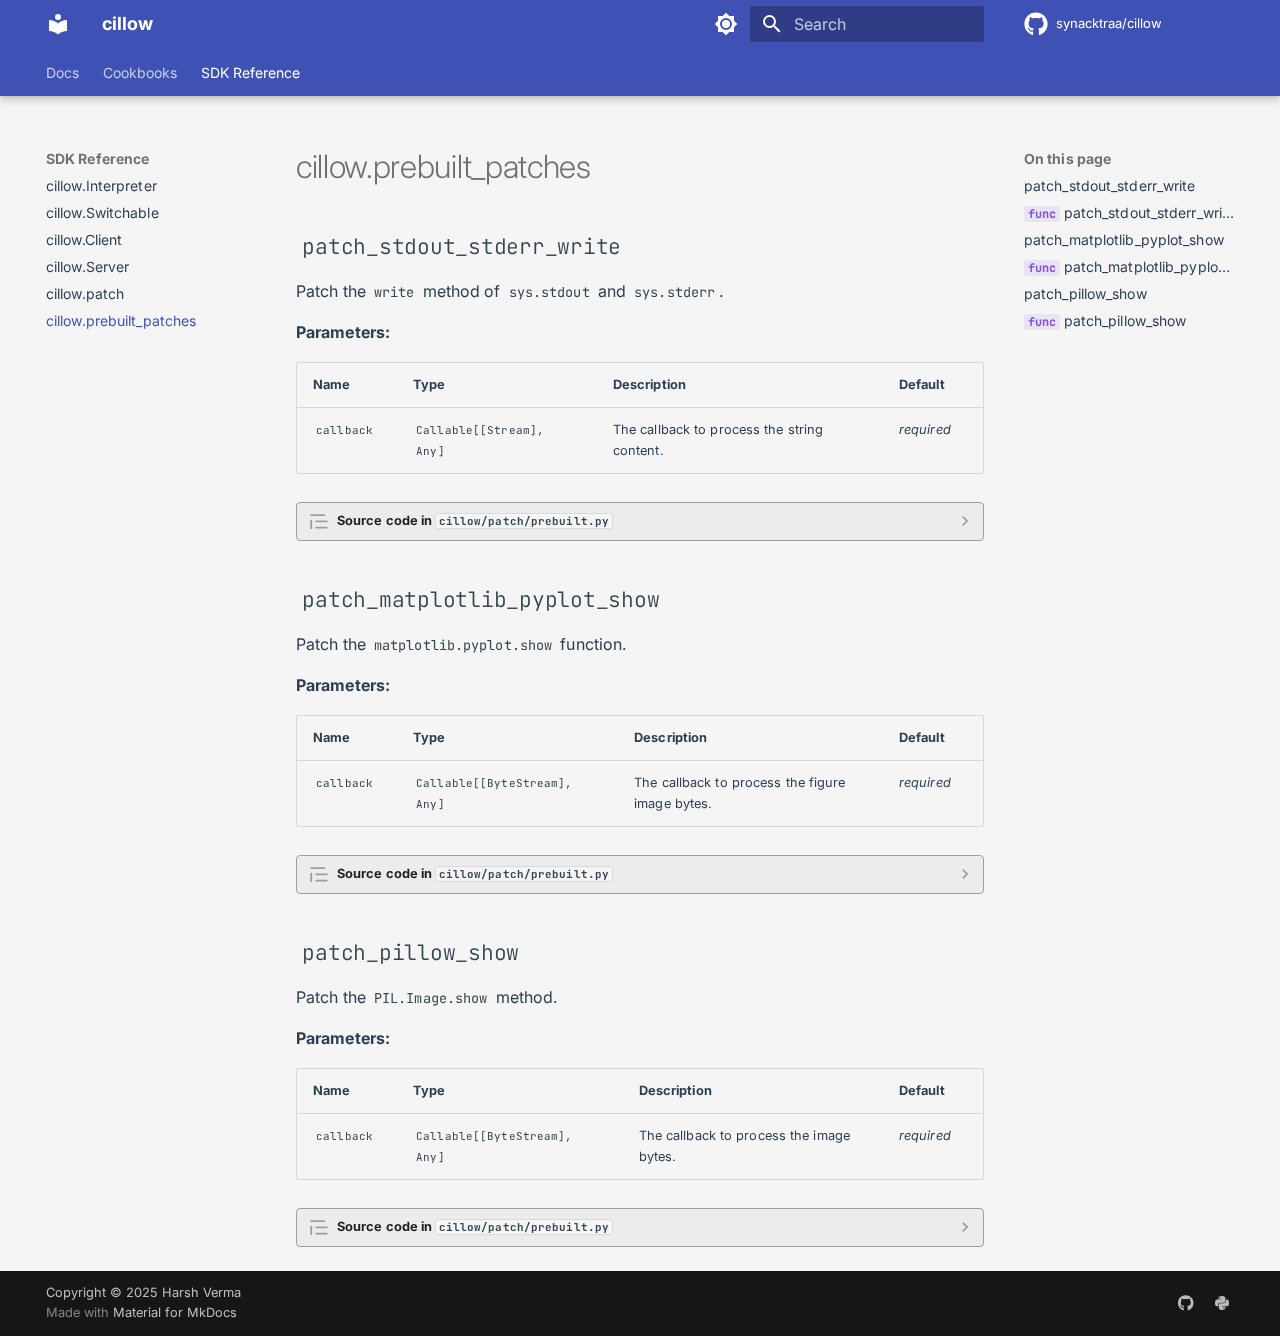
<file: sdk_reference/prebuilt_patches/index.html>
<!doctype html>
<html lang="en" class="no-js">
  <head>
    
      <meta charset="utf-8">
      <meta name="viewport" content="width=device-width,initial-scale=1">
      
        <meta name="description" content="Code Interpreter Library">
      
      
        <meta name="author" content="Harsh Verma">
      
      
        <link rel="canonical" href="https://synacktraa.github.io/cillow/sdk_reference/prebuilt_patches/">
      
      
        <link rel="prev" href="../patch/">
      
      
      
      <link rel="icon" href="../../assets/images/favicon.png">
      <meta name="generator" content="mkdocs-1.6.1, mkdocs-material-9.5.49">
    
    
      
        <title>cillow.prebuilt_patches - cillow</title>
      
    
    
      <link rel="stylesheet" href="../../assets/stylesheets/main.6f8fc17f.min.css">
      
        
        <link rel="stylesheet" href="../../assets/stylesheets/palette.06af60db.min.css">
      
      
  
  
    
    
  
    
    
  
    
    
  
    
    
  
    
    
  
    
    
  
    
    
  
    
    
  
    
    
  
    
    
  
    
    
  
    
    
  
  
  <style>:root{--md-admonition-icon--note:url('data:image/svg+xml;charset=utf-8,<svg xmlns="http://www.w3.org/2000/svg" viewBox="0 0 16 16"><path d="M1 7.775V2.75C1 1.784 1.784 1 2.75 1h5.025c.464 0 .91.184 1.238.513l6.25 6.25a1.75 1.75 0 0 1 0 2.474l-5.026 5.026a1.75 1.75 0 0 1-2.474 0l-6.25-6.25A1.75 1.75 0 0 1 1 7.775m1.5 0c0 .066.026.13.073.177l6.25 6.25a.25.25 0 0 0 .354 0l5.025-5.025a.25.25 0 0 0 0-.354l-6.25-6.25a.25.25 0 0 0-.177-.073H2.75a.25.25 0 0 0-.25.25ZM6 5a1 1 0 1 1 0 2 1 1 0 0 1 0-2"/></svg>');--md-admonition-icon--abstract:url('data:image/svg+xml;charset=utf-8,<svg xmlns="http://www.w3.org/2000/svg" viewBox="0 0 16 16"><path d="M2.5 1.75v11.5c0 .138.112.25.25.25h3.17a.75.75 0 0 1 0 1.5H2.75A1.75 1.75 0 0 1 1 13.25V1.75C1 .784 1.784 0 2.75 0h8.5C12.216 0 13 .784 13 1.75v7.736a.75.75 0 0 1-1.5 0V1.75a.25.25 0 0 0-.25-.25h-8.5a.25.25 0 0 0-.25.25m13.274 9.537zl-4.557 4.45a.75.75 0 0 1-1.055-.008l-1.943-1.95a.75.75 0 0 1 1.062-1.058l1.419 1.425 4.026-3.932a.75.75 0 1 1 1.048 1.074M4.75 4h4.5a.75.75 0 0 1 0 1.5h-4.5a.75.75 0 0 1 0-1.5M4 7.75A.75.75 0 0 1 4.75 7h2a.75.75 0 0 1 0 1.5h-2A.75.75 0 0 1 4 7.75"/></svg>');--md-admonition-icon--info:url('data:image/svg+xml;charset=utf-8,<svg xmlns="http://www.w3.org/2000/svg" viewBox="0 0 16 16"><path d="M0 8a8 8 0 1 1 16 0A8 8 0 0 1 0 8m8-6.5a6.5 6.5 0 1 0 0 13 6.5 6.5 0 0 0 0-13M6.5 7.75A.75.75 0 0 1 7.25 7h1a.75.75 0 0 1 .75.75v2.75h.25a.75.75 0 0 1 0 1.5h-2a.75.75 0 0 1 0-1.5h.25v-2h-.25a.75.75 0 0 1-.75-.75M8 6a1 1 0 1 1 0-2 1 1 0 0 1 0 2"/></svg>');--md-admonition-icon--tip:url('data:image/svg+xml;charset=utf-8,<svg xmlns="http://www.w3.org/2000/svg" viewBox="0 0 16 16"><path d="M3.499.75a.75.75 0 0 1 1.5 0v.996C5.9 2.903 6.793 3.65 7.662 4.376l.24.202c-.036-.694.055-1.422.426-2.163C9.1.873 10.794-.045 12.622.26 14.408.558 16 1.94 16 4.25c0 1.278-.954 2.575-2.44 2.734l.146.508.065.22c.203.701.412 1.455.476 2.226.142 1.707-.4 3.03-1.487 3.898C11.714 14.671 10.27 15 8.75 15h-6a.75.75 0 0 1 0-1.5h1.376a4.5 4.5 0 0 1-.563-1.191 3.84 3.84 0 0 1-.05-2.063 4.65 4.65 0 0 1-2.025-.293.75.75 0 0 1 .525-1.406c1.357.507 2.376-.006 2.698-.318l.009-.01a.747.747 0 0 1 1.06 0 .75.75 0 0 1-.012 1.074c-.912.92-.992 1.835-.768 2.586.221.74.745 1.337 1.196 1.621H8.75c1.343 0 2.398-.296 3.074-.836.635-.507 1.036-1.31.928-2.602-.05-.603-.216-1.224-.422-1.93l-.064-.221c-.12-.407-.246-.84-.353-1.29a2.4 2.4 0 0 1-.507-.441 3.1 3.1 0 0 1-.633-1.248.75.75 0 0 1 1.455-.364c.046.185.144.436.31.627.146.168.353.305.712.305.738 0 1.25-.615 1.25-1.25 0-1.47-.95-2.315-2.123-2.51-1.172-.196-2.227.387-2.706 1.345-.46.92-.27 1.774.019 3.062l.042.19.01.05c.348.443.666.949.94 1.553a.75.75 0 1 1-1.365.62c-.553-1.217-1.32-1.94-2.3-2.768L6.7 5.527c-.814-.68-1.75-1.462-2.692-2.619a3.7 3.7 0 0 0-1.023.88c-.406.495-.663 1.036-.722 1.508.116.122.306.21.591.239.388.038.797-.06 1.032-.19a.75.75 0 0 1 .728 1.31c-.515.287-1.23.439-1.906.373-.682-.067-1.473-.38-1.879-1.193L.75 5.677V5.5c0-.984.48-1.94 1.077-2.664.46-.559 1.05-1.055 1.673-1.353z"/></svg>');--md-admonition-icon--success:url('data:image/svg+xml;charset=utf-8,<svg xmlns="http://www.w3.org/2000/svg" viewBox="0 0 16 16"><path d="M13.78 4.22a.75.75 0 0 1 0 1.06l-7.25 7.25a.75.75 0 0 1-1.06 0L2.22 9.28a.75.75 0 0 1 .018-1.042.75.75 0 0 1 1.042-.018L6 10.94l6.72-6.72a.75.75 0 0 1 1.06 0"/></svg>');--md-admonition-icon--question:url('data:image/svg+xml;charset=utf-8,<svg xmlns="http://www.w3.org/2000/svg" viewBox="0 0 16 16"><path d="M0 8a8 8 0 1 1 16 0A8 8 0 0 1 0 8m8-6.5a6.5 6.5 0 1 0 0 13 6.5 6.5 0 0 0 0-13M6.92 6.085h.001a.749.749 0 1 1-1.342-.67c.169-.339.436-.701.849-.977C6.845 4.16 7.369 4 8 4a2.76 2.76 0 0 1 1.637.525c.503.377.863.965.863 1.725 0 .448-.115.83-.329 1.15-.205.307-.47.513-.692.662-.109.072-.22.138-.313.195l-.006.004a6 6 0 0 0-.26.16 1 1 0 0 0-.276.245.75.75 0 0 1-1.248-.832c.184-.264.42-.489.692-.661q.154-.1.313-.195l.007-.004c.1-.061.182-.11.258-.161a1 1 0 0 0 .277-.245C8.96 6.514 9 6.427 9 6.25a.61.61 0 0 0-.262-.525A1.27 1.27 0 0 0 8 5.5c-.369 0-.595.09-.74.187a1 1 0 0 0-.34.398M9 11a1 1 0 1 1-2 0 1 1 0 0 1 2 0"/></svg>');--md-admonition-icon--warning:url('data:image/svg+xml;charset=utf-8,<svg xmlns="http://www.w3.org/2000/svg" viewBox="0 0 16 16"><path d="M6.457 1.047c.659-1.234 2.427-1.234 3.086 0l6.082 11.378A1.75 1.75 0 0 1 14.082 15H1.918a1.75 1.75 0 0 1-1.543-2.575Zm1.763.707a.25.25 0 0 0-.44 0L1.698 13.132a.25.25 0 0 0 .22.368h12.164a.25.25 0 0 0 .22-.368Zm.53 3.996v2.5a.75.75 0 0 1-1.5 0v-2.5a.75.75 0 0 1 1.5 0M9 11a1 1 0 1 1-2 0 1 1 0 0 1 2 0"/></svg>');--md-admonition-icon--failure:url('data:image/svg+xml;charset=utf-8,<svg xmlns="http://www.w3.org/2000/svg" viewBox="0 0 16 16"><path d="M2.344 2.343za8 8 0 0 1 11.314 11.314A8.002 8.002 0 0 1 .234 10.089a8 8 0 0 1 2.11-7.746m1.06 10.253a6.5 6.5 0 1 0 9.108-9.275 6.5 6.5 0 0 0-9.108 9.275M6.03 4.97 8 6.94l1.97-1.97a.749.749 0 0 1 1.275.326.75.75 0 0 1-.215.734L9.06 8l1.97 1.97a.749.749 0 0 1-.326 1.275.75.75 0 0 1-.734-.215L8 9.06l-1.97 1.97a.749.749 0 0 1-1.275-.326.75.75 0 0 1 .215-.734L6.94 8 4.97 6.03a.75.75 0 0 1 .018-1.042.75.75 0 0 1 1.042-.018"/></svg>');--md-admonition-icon--danger:url('data:image/svg+xml;charset=utf-8,<svg xmlns="http://www.w3.org/2000/svg" viewBox="0 0 16 16"><path d="M9.504.43a1.516 1.516 0 0 1 2.437 1.713L10.415 5.5h2.123c1.57 0 2.346 1.909 1.22 3.004l-7.34 7.142a1.25 1.25 0 0 1-.871.354h-.302a1.25 1.25 0 0 1-1.157-1.723L5.633 10.5H3.462c-1.57 0-2.346-1.909-1.22-3.004zm1.047 1.074L3.286 8.571A.25.25 0 0 0 3.462 9H6.75a.75.75 0 0 1 .694 1.034l-1.713 4.188 6.982-6.793A.25.25 0 0 0 12.538 7H9.25a.75.75 0 0 1-.683-1.06l2.008-4.418.003-.006-.004-.009-.006-.006-.008-.001q-.005 0-.009.004"/></svg>');--md-admonition-icon--bug:url('data:image/svg+xml;charset=utf-8,<svg xmlns="http://www.w3.org/2000/svg" viewBox="0 0 16 16"><path d="M4.72.22a.75.75 0 0 1 1.06 0l1 .999a3.5 3.5 0 0 1 2.441 0l.999-1a.748.748 0 0 1 1.265.332.75.75 0 0 1-.205.729l-.775.776c.616.63.995 1.493.995 2.444v.327q0 .15-.025.292c.408.14.764.392 1.029.722l1.968-.787a.75.75 0 0 1 .556 1.392L13 7.258V9h2.25a.75.75 0 0 1 0 1.5H13v.5q-.002.615-.141 1.186l2.17.868a.75.75 0 0 1-.557 1.392l-2.184-.873A5 5 0 0 1 8 16a5 5 0 0 1-4.288-2.427l-2.183.873a.75.75 0 0 1-.558-1.392l2.17-.868A5 5 0 0 1 3 11v-.5H.75a.75.75 0 0 1 0-1.5H3V7.258L.971 6.446a.75.75 0 0 1 .558-1.392l1.967.787c.265-.33.62-.583 1.03-.722a1.7 1.7 0 0 1-.026-.292V4.5c0-.951.38-1.814.995-2.444L4.72 1.28a.75.75 0 0 1 0-1.06m.53 6.28a.75.75 0 0 0-.75.75V11a3.5 3.5 0 1 0 7 0V7.25a.75.75 0 0 0-.75-.75ZM6.173 5h3.654A.17.17 0 0 0 10 4.827V4.5a2 2 0 1 0-4 0v.327c0 .096.077.173.173.173"/></svg>');--md-admonition-icon--example:url('data:image/svg+xml;charset=utf-8,<svg xmlns="http://www.w3.org/2000/svg" viewBox="0 0 16 16"><path d="M5 5.782V2.5h-.25a.75.75 0 0 1 0-1.5h6.5a.75.75 0 0 1 0 1.5H11v3.282l3.666 5.76C15.619 13.04 14.543 15 12.767 15H3.233c-1.776 0-2.852-1.96-1.899-3.458Zm-2.4 6.565a.75.75 0 0 0 .633 1.153h9.534a.75.75 0 0 0 .633-1.153L12.225 10.5h-8.45ZM9.5 2.5h-3V6c0 .143-.04.283-.117.403L4.73 9h6.54L9.617 6.403A.75.75 0 0 1 9.5 6Z"/></svg>');--md-admonition-icon--quote:url('data:image/svg+xml;charset=utf-8,<svg xmlns="http://www.w3.org/2000/svg" viewBox="0 0 16 16"><path d="M1.75 2.5h10.5a.75.75 0 0 1 0 1.5H1.75a.75.75 0 0 1 0-1.5m4 5h8.5a.75.75 0 0 1 0 1.5h-8.5a.75.75 0 0 1 0-1.5m0 5h8.5a.75.75 0 0 1 0 1.5h-8.5a.75.75 0 0 1 0-1.5M2.5 7.75v6a.75.75 0 0 1-1.5 0v-6a.75.75 0 0 1 1.5 0"/></svg>');}</style>



    
    
      
    
    
      
        
        
        <link rel="preconnect" href="https://fonts.gstatic.com" crossorigin>
        <link rel="stylesheet" href="https://fonts.googleapis.com/css?family=Inter:300,300i,400,400i,700,700i%7CJetBrains+Mono:400,400i,700,700i&display=fallback">
        <style>:root{--md-text-font:"Inter";--md-code-font:"JetBrains Mono"}</style>
      
    
    
      <link rel="stylesheet" href="../../assets/_mkdocstrings.css">
    
      <link rel="stylesheet" href="../../stylesheets/extra.css">
    
    <script>__md_scope=new URL("../..",location),__md_hash=e=>[...e].reduce(((e,_)=>(e<<5)-e+_.charCodeAt(0)),0),__md_get=(e,_=localStorage,t=__md_scope)=>JSON.parse(_.getItem(t.pathname+"."+e)),__md_set=(e,_,t=localStorage,a=__md_scope)=>{try{t.setItem(a.pathname+"."+e,JSON.stringify(_))}catch(e){}}</script>
    
      

    
    
    
  </head>
  
  
    
    
      
    
    
    
    
    <body dir="ltr" data-md-color-scheme="default" data-md-color-primary="indigo" data-md-color-accent="deep-purple">
  
    
    <input class="md-toggle" data-md-toggle="drawer" type="checkbox" id="__drawer" autocomplete="off">
    <input class="md-toggle" data-md-toggle="search" type="checkbox" id="__search" autocomplete="off">
    <label class="md-overlay" for="__drawer"></label>
    <div data-md-component="skip">
      
        
        <a href="#patch_stdout_stderr_write" class="md-skip">
          Skip to content
        </a>
      
    </div>
    <div data-md-component="announce">
      
    </div>
    
    
      

  

<header class="md-header md-header--shadow md-header--lifted" data-md-component="header">
  <nav class="md-header__inner md-grid" aria-label="Header">
    <a href="../.." title="cillow" class="md-header__button md-logo" aria-label="cillow" data-md-component="logo">
      
  
  <svg xmlns="http://www.w3.org/2000/svg" viewBox="0 0 24 24"><path d="M12 8a3 3 0 0 0 3-3 3 3 0 0 0-3-3 3 3 0 0 0-3 3 3 3 0 0 0 3 3m0 3.54C9.64 9.35 6.5 8 3 8v11c3.5 0 6.64 1.35 9 3.54 2.36-2.19 5.5-3.54 9-3.54V8c-3.5 0-6.64 1.35-9 3.54"/></svg>

    </a>
    <label class="md-header__button md-icon" for="__drawer">
      
      <svg xmlns="http://www.w3.org/2000/svg" viewBox="0 0 24 24"><path d="M3 6h18v2H3zm0 5h18v2H3zm0 5h18v2H3z"/></svg>
    </label>
    <div class="md-header__title" data-md-component="header-title">
      <div class="md-header__ellipsis">
        <div class="md-header__topic">
          <span class="md-ellipsis">
            cillow
          </span>
        </div>
        <div class="md-header__topic" data-md-component="header-topic">
          <span class="md-ellipsis">
            
              cillow.prebuilt_patches
            
          </span>
        </div>
      </div>
    </div>
    
      
        <form class="md-header__option" data-md-component="palette">
  
    
    
    
    <input class="md-option" data-md-color-media="(prefers-color-scheme: light)" data-md-color-scheme="default" data-md-color-primary="indigo" data-md-color-accent="deep-purple"  aria-label="Switch to dark mode"  type="radio" name="__palette" id="__palette_0">
    
      <label class="md-header__button md-icon" title="Switch to dark mode" for="__palette_1" hidden>
        <svg xmlns="http://www.w3.org/2000/svg" viewBox="0 0 24 24"><path d="M12 8a4 4 0 0 0-4 4 4 4 0 0 0 4 4 4 4 0 0 0 4-4 4 4 0 0 0-4-4m0 10a6 6 0 0 1-6-6 6 6 0 0 1 6-6 6 6 0 0 1 6 6 6 6 0 0 1-6 6m8-9.31V4h-4.69L12 .69 8.69 4H4v4.69L.69 12 4 15.31V20h4.69L12 23.31 15.31 20H20v-4.69L23.31 12z"/></svg>
      </label>
    
  
    
    
    
    <input class="md-option" data-md-color-media="(prefers-color-scheme: dark)" data-md-color-scheme="slate" data-md-color-primary="blue-grey" data-md-color-accent="deep-purple"  aria-label="Switch to light mode"  type="radio" name="__palette" id="__palette_1">
    
      <label class="md-header__button md-icon" title="Switch to light mode" for="__palette_0" hidden>
        <svg xmlns="http://www.w3.org/2000/svg" viewBox="0 0 24 24"><path d="M12 18c-.89 0-1.74-.2-2.5-.55C11.56 16.5 13 14.42 13 12s-1.44-4.5-3.5-5.45C10.26 6.2 11.11 6 12 6a6 6 0 0 1 6 6 6 6 0 0 1-6 6m8-9.31V4h-4.69L12 .69 8.69 4H4v4.69L.69 12 4 15.31V20h4.69L12 23.31 15.31 20H20v-4.69L23.31 12z"/></svg>
      </label>
    
  
</form>
      
    
    
      <script>var palette=__md_get("__palette");if(palette&&palette.color){if("(prefers-color-scheme)"===palette.color.media){var media=matchMedia("(prefers-color-scheme: light)"),input=document.querySelector(media.matches?"[data-md-color-media='(prefers-color-scheme: light)']":"[data-md-color-media='(prefers-color-scheme: dark)']");palette.color.media=input.getAttribute("data-md-color-media"),palette.color.scheme=input.getAttribute("data-md-color-scheme"),palette.color.primary=input.getAttribute("data-md-color-primary"),palette.color.accent=input.getAttribute("data-md-color-accent")}for(var[key,value]of Object.entries(palette.color))document.body.setAttribute("data-md-color-"+key,value)}</script>
    
    
    
      <label class="md-header__button md-icon" for="__search">
        
        <svg xmlns="http://www.w3.org/2000/svg" viewBox="0 0 24 24"><path d="M9.5 3A6.5 6.5 0 0 1 16 9.5c0 1.61-.59 3.09-1.56 4.23l.27.27h.79l5 5-1.5 1.5-5-5v-.79l-.27-.27A6.52 6.52 0 0 1 9.5 16 6.5 6.5 0 0 1 3 9.5 6.5 6.5 0 0 1 9.5 3m0 2C7 5 5 7 5 9.5S7 14 9.5 14 14 12 14 9.5 12 5 9.5 5"/></svg>
      </label>
      <div class="md-search" data-md-component="search" role="dialog">
  <label class="md-search__overlay" for="__search"></label>
  <div class="md-search__inner" role="search">
    <form class="md-search__form" name="search">
      <input type="text" class="md-search__input" name="query" aria-label="Search" placeholder="Search" autocapitalize="off" autocorrect="off" autocomplete="off" spellcheck="false" data-md-component="search-query" required>
      <label class="md-search__icon md-icon" for="__search">
        
        <svg xmlns="http://www.w3.org/2000/svg" viewBox="0 0 24 24"><path d="M9.5 3A6.5 6.5 0 0 1 16 9.5c0 1.61-.59 3.09-1.56 4.23l.27.27h.79l5 5-1.5 1.5-5-5v-.79l-.27-.27A6.52 6.52 0 0 1 9.5 16 6.5 6.5 0 0 1 3 9.5 6.5 6.5 0 0 1 9.5 3m0 2C7 5 5 7 5 9.5S7 14 9.5 14 14 12 14 9.5 12 5 9.5 5"/></svg>
        
        <svg xmlns="http://www.w3.org/2000/svg" viewBox="0 0 24 24"><path d="M20 11v2H8l5.5 5.5-1.42 1.42L4.16 12l7.92-7.92L13.5 5.5 8 11z"/></svg>
      </label>
      <nav class="md-search__options" aria-label="Search">
        
        <button type="reset" class="md-search__icon md-icon" title="Clear" aria-label="Clear" tabindex="-1">
          
          <svg xmlns="http://www.w3.org/2000/svg" viewBox="0 0 24 24"><path d="M19 6.41 17.59 5 12 10.59 6.41 5 5 6.41 10.59 12 5 17.59 6.41 19 12 13.41 17.59 19 19 17.59 13.41 12z"/></svg>
        </button>
      </nav>
      
    </form>
    <div class="md-search__output">
      <div class="md-search__scrollwrap" tabindex="0" data-md-scrollfix>
        <div class="md-search-result" data-md-component="search-result">
          <div class="md-search-result__meta">
            Initializing search
          </div>
          <ol class="md-search-result__list" role="presentation"></ol>
        </div>
      </div>
    </div>
  </div>
</div>
    
    
      <div class="md-header__source">
        <a href="https://github.com/synacktraa/cillow" title="Go to repository" class="md-source" data-md-component="source">
  <div class="md-source__icon md-icon">
    
    <svg xmlns="http://www.w3.org/2000/svg" viewBox="0 0 496 512"><!--! Font Awesome Free 6.7.1 by @fontawesome - https://fontawesome.com License - https://fontawesome.com/license/free (Icons: CC BY 4.0, Fonts: SIL OFL 1.1, Code: MIT License) Copyright 2024 Fonticons, Inc.--><path d="M165.9 397.4c0 2-2.3 3.6-5.2 3.6-3.3.3-5.6-1.3-5.6-3.6 0-2 2.3-3.6 5.2-3.6 3-.3 5.6 1.3 5.6 3.6m-31.1-4.5c-.7 2 1.3 4.3 4.3 4.9 2.6 1 5.6 0 6.2-2s-1.3-4.3-4.3-5.2c-2.6-.7-5.5.3-6.2 2.3m44.2-1.7c-2.9.7-4.9 2.6-4.6 4.9.3 2 2.9 3.3 5.9 2.6 2.9-.7 4.9-2.6 4.6-4.6-.3-1.9-3-3.2-5.9-2.9M244.8 8C106.1 8 0 113.3 0 252c0 110.9 69.8 205.8 169.5 239.2 12.8 2.3 17.3-5.6 17.3-12.1 0-6.2-.3-40.4-.3-61.4 0 0-70 15-84.7-29.8 0 0-11.4-29.1-27.8-36.6 0 0-22.9-15.7 1.6-15.4 0 0 24.9 2 38.6 25.8 21.9 38.6 58.6 27.5 72.9 20.9 2.3-16 8.8-27.1 16-33.7-55.9-6.2-112.3-14.3-112.3-110.5 0-27.5 7.6-41.3 23.6-58.9-2.6-6.5-11.1-33.3 2.6-67.9 20.9-6.5 69 27 69 27 20-5.6 41.5-8.5 62.8-8.5s42.8 2.9 62.8 8.5c0 0 48.1-33.6 69-27 13.7 34.7 5.2 61.4 2.6 67.9 16 17.7 25.8 31.5 25.8 58.9 0 96.5-58.9 104.2-114.8 110.5 9.2 7.9 17 22.9 17 46.4 0 33.7-.3 75.4-.3 83.6 0 6.5 4.6 14.4 17.3 12.1C428.2 457.8 496 362.9 496 252 496 113.3 383.5 8 244.8 8M97.2 352.9c-1.3 1-1 3.3.7 5.2 1.6 1.6 3.9 2.3 5.2 1 1.3-1 1-3.3-.7-5.2-1.6-1.6-3.9-2.3-5.2-1m-10.8-8.1c-.7 1.3.3 2.9 2.3 3.9 1.6 1 3.6.7 4.3-.7.7-1.3-.3-2.9-2.3-3.9-2-.6-3.6-.3-4.3.7m32.4 35.6c-1.6 1.3-1 4.3 1.3 6.2 2.3 2.3 5.2 2.6 6.5 1 1.3-1.3.7-4.3-1.3-6.2-2.2-2.3-5.2-2.6-6.5-1m-11.4-14.7c-1.6 1-1.6 3.6 0 5.9s4.3 3.3 5.6 2.3c1.6-1.3 1.6-3.9 0-6.2-1.4-2.3-4-3.3-5.6-2"/></svg>
  </div>
  <div class="md-source__repository">
    synacktraa/cillow
  </div>
</a>
      </div>
    
  </nav>
  
    
      
<nav class="md-tabs" aria-label="Tabs" data-md-component="tabs">
  <div class="md-grid">
    <ul class="md-tabs__list">
      
        
  
  
  
    
    
      <li class="md-tabs__item">
        <a href="../.." class="md-tabs__link">
          
  
    
  
  Docs

        </a>
      </li>
    
  

      
        
  
  
  
    <li class="md-tabs__item">
      <a href="../../cookbooks/" class="md-tabs__link">
        
  
    
  
  Cookbooks

      </a>
    </li>
  

      
        
  
  
    
  
  
    
    
      <li class="md-tabs__item md-tabs__item--active">
        <a href="../interpreter/" class="md-tabs__link">
          
  
    
  
  SDK Reference

        </a>
      </li>
    
  

      
    </ul>
  </div>
</nav>
    
  
</header>
    
    <div class="md-container" data-md-component="container">
      
      
        
      
      <main class="md-main" data-md-component="main">
        <div class="md-main__inner md-grid">
          
            
              
              <div class="md-sidebar md-sidebar--primary" data-md-component="sidebar" data-md-type="navigation" >
                <div class="md-sidebar__scrollwrap">
                  <div class="md-sidebar__inner">
                    


  


<nav class="md-nav md-nav--primary md-nav--lifted" aria-label="Navigation" data-md-level="0">
  <label class="md-nav__title" for="__drawer">
    <a href="../.." title="cillow" class="md-nav__button md-logo" aria-label="cillow" data-md-component="logo">
      
  
  <svg xmlns="http://www.w3.org/2000/svg" viewBox="0 0 24 24"><path d="M12 8a3 3 0 0 0 3-3 3 3 0 0 0-3-3 3 3 0 0 0-3 3 3 3 0 0 0 3 3m0 3.54C9.64 9.35 6.5 8 3 8v11c3.5 0 6.64 1.35 9 3.54 2.36-2.19 5.5-3.54 9-3.54V8c-3.5 0-6.64 1.35-9 3.54"/></svg>

    </a>
    cillow
  </label>
  
    <div class="md-nav__source">
      <a href="https://github.com/synacktraa/cillow" title="Go to repository" class="md-source" data-md-component="source">
  <div class="md-source__icon md-icon">
    
    <svg xmlns="http://www.w3.org/2000/svg" viewBox="0 0 496 512"><!--! Font Awesome Free 6.7.1 by @fontawesome - https://fontawesome.com License - https://fontawesome.com/license/free (Icons: CC BY 4.0, Fonts: SIL OFL 1.1, Code: MIT License) Copyright 2024 Fonticons, Inc.--><path d="M165.9 397.4c0 2-2.3 3.6-5.2 3.6-3.3.3-5.6-1.3-5.6-3.6 0-2 2.3-3.6 5.2-3.6 3-.3 5.6 1.3 5.6 3.6m-31.1-4.5c-.7 2 1.3 4.3 4.3 4.9 2.6 1 5.6 0 6.2-2s-1.3-4.3-4.3-5.2c-2.6-.7-5.5.3-6.2 2.3m44.2-1.7c-2.9.7-4.9 2.6-4.6 4.9.3 2 2.9 3.3 5.9 2.6 2.9-.7 4.9-2.6 4.6-4.6-.3-1.9-3-3.2-5.9-2.9M244.8 8C106.1 8 0 113.3 0 252c0 110.9 69.8 205.8 169.5 239.2 12.8 2.3 17.3-5.6 17.3-12.1 0-6.2-.3-40.4-.3-61.4 0 0-70 15-84.7-29.8 0 0-11.4-29.1-27.8-36.6 0 0-22.9-15.7 1.6-15.4 0 0 24.9 2 38.6 25.8 21.9 38.6 58.6 27.5 72.9 20.9 2.3-16 8.8-27.1 16-33.7-55.9-6.2-112.3-14.3-112.3-110.5 0-27.5 7.6-41.3 23.6-58.9-2.6-6.5-11.1-33.3 2.6-67.9 20.9-6.5 69 27 69 27 20-5.6 41.5-8.5 62.8-8.5s42.8 2.9 62.8 8.5c0 0 48.1-33.6 69-27 13.7 34.7 5.2 61.4 2.6 67.9 16 17.7 25.8 31.5 25.8 58.9 0 96.5-58.9 104.2-114.8 110.5 9.2 7.9 17 22.9 17 46.4 0 33.7-.3 75.4-.3 83.6 0 6.5 4.6 14.4 17.3 12.1C428.2 457.8 496 362.9 496 252 496 113.3 383.5 8 244.8 8M97.2 352.9c-1.3 1-1 3.3.7 5.2 1.6 1.6 3.9 2.3 5.2 1 1.3-1 1-3.3-.7-5.2-1.6-1.6-3.9-2.3-5.2-1m-10.8-8.1c-.7 1.3.3 2.9 2.3 3.9 1.6 1 3.6.7 4.3-.7.7-1.3-.3-2.9-2.3-3.9-2-.6-3.6-.3-4.3.7m32.4 35.6c-1.6 1.3-1 4.3 1.3 6.2 2.3 2.3 5.2 2.6 6.5 1 1.3-1.3.7-4.3-1.3-6.2-2.2-2.3-5.2-2.6-6.5-1m-11.4-14.7c-1.6 1-1.6 3.6 0 5.9s4.3 3.3 5.6 2.3c1.6-1.3 1.6-3.9 0-6.2-1.4-2.3-4-3.3-5.6-2"/></svg>
  </div>
  <div class="md-source__repository">
    synacktraa/cillow
  </div>
</a>
    </div>
  
  <ul class="md-nav__list" data-md-scrollfix>
    
      
      
  
  
  
  
    
    
      
        
          
        
      
        
      
        
      
        
      
    
    
      
      
        
      
    
    
    <li class="md-nav__item md-nav__item--nested">
      
        
        
          
        
        <input class="md-nav__toggle md-toggle md-toggle--indeterminate" type="checkbox" id="__nav_1" >
        
          
          
          <div class="md-nav__link md-nav__container">
            <a href="../.." class="md-nav__link ">
              
  
  <span class="md-ellipsis">
    Docs
  </span>
  

            </a>
            
              
              <label class="md-nav__link " for="__nav_1" id="__nav_1_label" tabindex="0">
                <span class="md-nav__icon md-icon"></span>
              </label>
            
          </div>
        
        <nav class="md-nav" data-md-level="1" aria-labelledby="__nav_1_label" aria-expanded="false">
          <label class="md-nav__title" for="__nav_1">
            <span class="md-nav__icon md-icon"></span>
            Docs
          </label>
          <ul class="md-nav__list" data-md-scrollfix>
            
              
            
              
                
  
  
  
  
    
    
      
        
      
        
      
        
      
    
    
      
      
        
      
    
    
    <li class="md-nav__item md-nav__item--nested">
      
        
        
          
        
        <input class="md-nav__toggle md-toggle md-toggle--indeterminate" type="checkbox" id="__nav_1_2" >
        
          
          <label class="md-nav__link" for="__nav_1_2" id="__nav_1_2_label" tabindex="0">
            
  
  <span class="md-ellipsis">
    Quickstart
  </span>
  

            <span class="md-nav__icon md-icon"></span>
          </label>
        
        <nav class="md-nav" data-md-level="2" aria-labelledby="__nav_1_2_label" aria-expanded="false">
          <label class="md-nav__title" for="__nav_1_2">
            <span class="md-nav__icon md-icon"></span>
            Quickstart
          </label>
          <ul class="md-nav__list" data-md-scrollfix>
            
              
                
  
  
  
  
    <li class="md-nav__item">
      <a href="../../quickstart/using_cillow/" class="md-nav__link">
        
  
  <span class="md-ellipsis">
    Using Cillow
  </span>
  

      </a>
    </li>
  

              
            
              
                
  
  
  
  
    <li class="md-nav__item">
      <a href="../../quickstart/custom_patches/" class="md-nav__link">
        
  
  <span class="md-ellipsis">
    Custom Patches
  </span>
  

      </a>
    </li>
  

              
            
              
                
  
  
  
  
    <li class="md-nav__item">
      <a href="../../quickstart/connecting_LLM_%26_Frameworks/" class="md-nav__link">
        
  
  <span class="md-ellipsis">
    Connecting LLMs & Frameworks
  </span>
  

      </a>
    </li>
  

              
            
          </ul>
        </nav>
      
    </li>
  

              
            
              
                
  
  
  
  
    <li class="md-nav__item">
      <a href="../../sandboxing_the_server/" class="md-nav__link">
        
  
  <span class="md-ellipsis">
    Sandboxing The Server
  </span>
  

      </a>
    </li>
  

              
            
              
                
  
  
  
  
    <li class="md-nav__item">
      <a href="../../supported_languages/" class="md-nav__link">
        
  
  <span class="md-ellipsis">
    Supported Languages
  </span>
  

      </a>
    </li>
  

              
            
          </ul>
        </nav>
      
    </li>
  

    
      
      
  
  
  
  
    <li class="md-nav__item">
      <a href="../../cookbooks/" class="md-nav__link">
        
  
  <span class="md-ellipsis">
    Cookbooks
  </span>
  

      </a>
    </li>
  

    
      
      
  
  
    
  
  
  
    
    
      
        
      
        
      
        
      
        
      
        
      
        
      
    
    
      
        
        
      
      
        
      
    
    
    <li class="md-nav__item md-nav__item--active md-nav__item--section md-nav__item--nested">
      
        
        
        <input class="md-nav__toggle md-toggle " type="checkbox" id="__nav_3" checked>
        
          
          <label class="md-nav__link" for="__nav_3" id="__nav_3_label" tabindex="">
            
  
  <span class="md-ellipsis">
    SDK Reference
  </span>
  

            <span class="md-nav__icon md-icon"></span>
          </label>
        
        <nav class="md-nav" data-md-level="1" aria-labelledby="__nav_3_label" aria-expanded="true">
          <label class="md-nav__title" for="__nav_3">
            <span class="md-nav__icon md-icon"></span>
            SDK Reference
          </label>
          <ul class="md-nav__list" data-md-scrollfix>
            
              
                
  
  
  
  
    <li class="md-nav__item">
      <a href="../interpreter/" class="md-nav__link">
        
  
  <span class="md-ellipsis">
    cillow.Interpreter
  </span>
  

      </a>
    </li>
  

              
            
              
                
  
  
  
  
    <li class="md-nav__item">
      <a href="../switchable/" class="md-nav__link">
        
  
  <span class="md-ellipsis">
    cillow.Switchable
  </span>
  

      </a>
    </li>
  

              
            
              
                
  
  
  
  
    <li class="md-nav__item">
      <a href="../client/" class="md-nav__link">
        
  
  <span class="md-ellipsis">
    cillow.Client
  </span>
  

      </a>
    </li>
  

              
            
              
                
  
  
  
  
    <li class="md-nav__item">
      <a href="../server/" class="md-nav__link">
        
  
  <span class="md-ellipsis">
    cillow.Server
  </span>
  

      </a>
    </li>
  

              
            
              
                
  
  
  
  
    <li class="md-nav__item">
      <a href="../patch/" class="md-nav__link">
        
  
  <span class="md-ellipsis">
    cillow.patch
  </span>
  

      </a>
    </li>
  

              
            
              
                
  
  
    
  
  
  
    <li class="md-nav__item md-nav__item--active">
      
      <input class="md-nav__toggle md-toggle" type="checkbox" id="__toc">
      
      
      
        <label class="md-nav__link md-nav__link--active" for="__toc">
          
  
  <span class="md-ellipsis">
    cillow.prebuilt_patches
  </span>
  

          <span class="md-nav__icon md-icon"></span>
        </label>
      
      <a href="./" class="md-nav__link md-nav__link--active">
        
  
  <span class="md-ellipsis">
    cillow.prebuilt_patches
  </span>
  

      </a>
      
        

  

<nav class="md-nav md-nav--secondary" aria-label="On this page">
  
  
  
  
    <label class="md-nav__title" for="__toc">
      <span class="md-nav__icon md-icon"></span>
      On this page
    </label>
    <ul class="md-nav__list" data-md-component="toc" data-md-scrollfix>
      
        <li class="md-nav__item">
  <a href="#patch_stdout_stderr_write" class="md-nav__link">
    <span class="md-ellipsis">
      patch_stdout_stderr_write
    </span>
  </a>
  
</li>
      
        <li class="md-nav__item">
  <a href="#cillow.patch.prebuilt.patch_stdout_stderr_write" class="md-nav__link">
    <span class="md-ellipsis">
      <code class="doc-symbol doc-symbol-toc doc-symbol-function"></code>&nbsp;patch_stdout_stderr_write
    </span>
  </a>
  
</li>
      
        <li class="md-nav__item">
  <a href="#patch_matplotlib_pyplot_show" class="md-nav__link">
    <span class="md-ellipsis">
      patch_matplotlib_pyplot_show
    </span>
  </a>
  
</li>
      
        <li class="md-nav__item">
  <a href="#cillow.patch.prebuilt.patch_matplotlib_pyplot_show" class="md-nav__link">
    <span class="md-ellipsis">
      <code class="doc-symbol doc-symbol-toc doc-symbol-function"></code>&nbsp;patch_matplotlib_pyplot_show
    </span>
  </a>
  
</li>
      
        <li class="md-nav__item">
  <a href="#patch_pillow_show" class="md-nav__link">
    <span class="md-ellipsis">
      patch_pillow_show
    </span>
  </a>
  
</li>
      
        <li class="md-nav__item">
  <a href="#cillow.patch.prebuilt.patch_pillow_show" class="md-nav__link">
    <span class="md-ellipsis">
      <code class="doc-symbol doc-symbol-toc doc-symbol-function"></code>&nbsp;patch_pillow_show
    </span>
  </a>
  
</li>
      
    </ul>
  
</nav>
      
    </li>
  

              
            
          </ul>
        </nav>
      
    </li>
  

    
  </ul>
</nav>
                  </div>
                </div>
              </div>
            
            
              
              <div class="md-sidebar md-sidebar--secondary" data-md-component="sidebar" data-md-type="toc" >
                <div class="md-sidebar__scrollwrap">
                  <div class="md-sidebar__inner">
                    

  

<nav class="md-nav md-nav--secondary" aria-label="On this page">
  
  
  
  
    <label class="md-nav__title" for="__toc">
      <span class="md-nav__icon md-icon"></span>
      On this page
    </label>
    <ul class="md-nav__list" data-md-component="toc" data-md-scrollfix>
      
        <li class="md-nav__item">
  <a href="#patch_stdout_stderr_write" class="md-nav__link">
    <span class="md-ellipsis">
      patch_stdout_stderr_write
    </span>
  </a>
  
</li>
      
        <li class="md-nav__item">
  <a href="#cillow.patch.prebuilt.patch_stdout_stderr_write" class="md-nav__link">
    <span class="md-ellipsis">
      <code class="doc-symbol doc-symbol-toc doc-symbol-function"></code>&nbsp;patch_stdout_stderr_write
    </span>
  </a>
  
</li>
      
        <li class="md-nav__item">
  <a href="#patch_matplotlib_pyplot_show" class="md-nav__link">
    <span class="md-ellipsis">
      patch_matplotlib_pyplot_show
    </span>
  </a>
  
</li>
      
        <li class="md-nav__item">
  <a href="#cillow.patch.prebuilt.patch_matplotlib_pyplot_show" class="md-nav__link">
    <span class="md-ellipsis">
      <code class="doc-symbol doc-symbol-toc doc-symbol-function"></code>&nbsp;patch_matplotlib_pyplot_show
    </span>
  </a>
  
</li>
      
        <li class="md-nav__item">
  <a href="#patch_pillow_show" class="md-nav__link">
    <span class="md-ellipsis">
      patch_pillow_show
    </span>
  </a>
  
</li>
      
        <li class="md-nav__item">
  <a href="#cillow.patch.prebuilt.patch_pillow_show" class="md-nav__link">
    <span class="md-ellipsis">
      <code class="doc-symbol doc-symbol-toc doc-symbol-function"></code>&nbsp;patch_pillow_show
    </span>
  </a>
  
</li>
      
    </ul>
  
</nav>
                  </div>
                </div>
              </div>
            
          
          
            <div class="md-content" data-md-component="content">
              <article class="md-content__inner md-typeset">
                
                  

  
  


  <h1>cillow.prebuilt_patches</h1>

<h2 id="patch_stdout_stderr_write"><code>patch_stdout_stderr_write</code><a class="headerlink" href="#patch_stdout_stderr_write" title="Permanent link">&para;</a></h2>


<div class="doc doc-object doc-function">



<a id="cillow.patch.prebuilt.patch_stdout_stderr_write"></a>
    <div class="doc doc-contents first">

        <p>Patch the <code>write</code> method of <code>sys.stdout</code> and <code>sys.stderr</code>.</p>


<p><span class="doc-section-title">Parameters:</span></p>
    <table>
      <thead>
        <tr>
          <th>Name</th>
          <th>Type</th>
          <th>Description</th>
          <th>Default</th>
        </tr>
      </thead>
      <tbody>
          <tr class="doc-section-item">
            <td>
                <code>callback</code>
            </td>
            <td>
                  <code><span title="typing.Callable">Callable</span>[[<span title="cillow.types.Stream">Stream</span>], <span title="typing.Any">Any</span>]</code>
            </td>
            <td>
              <div class="doc-md-description">
                <p>The callback to process the string content.</p>
              </div>
            </td>
            <td>
                <em>required</em>
            </td>
          </tr>
      </tbody>
    </table>

            <details class="quote">
              <summary>Source code in <code>cillow/patch/prebuilt.py</code></summary>
              <div class="language-python highlight"><table class="highlighttable"><tr><td class="linenos"><div class="linenodiv"><pre><span></span><span class="normal"><a href="#__codelineno-0-19">19</a></span>
<span class="normal"><a href="#__codelineno-0-20">20</a></span>
<span class="normal"><a href="#__codelineno-0-21">21</a></span>
<span class="normal"><a href="#__codelineno-0-22">22</a></span>
<span class="normal"><a href="#__codelineno-0-23">23</a></span>
<span class="normal"><a href="#__codelineno-0-24">24</a></span>
<span class="normal"><a href="#__codelineno-0-25">25</a></span>
<span class="normal"><a href="#__codelineno-0-26">26</a></span>
<span class="normal"><a href="#__codelineno-0-27">27</a></span>
<span class="normal"><a href="#__codelineno-0-28">28</a></span>
<span class="normal"><a href="#__codelineno-0-29">29</a></span>
<span class="normal"><a href="#__codelineno-0-30">30</a></span>
<span class="normal"><a href="#__codelineno-0-31">31</a></span></pre></div></td><td class="code"><div><pre><span></span><code><span id="__span-0-19"><a id="__codelineno-0-19" name="__codelineno-0-19"></a><span class="nd">@contextmanager</span>
</span><span id="__span-0-20"><a id="__codelineno-0-20" name="__codelineno-0-20"></a><span class="k">def</span> <span class="nf">patch_stdout_stderr_write</span><span class="p">(</span><span class="n">callback</span><span class="p">:</span> <span class="n">Callable</span><span class="p">[[</span><span class="n">Stream</span><span class="p">],</span> <span class="n">Any</span><span class="p">])</span> <span class="o">-&gt;</span> <span class="n">Generator</span><span class="p">[</span><span class="kc">None</span><span class="p">,</span> <span class="kc">None</span><span class="p">,</span> <span class="kc">None</span><span class="p">]:</span>
</span><span id="__span-0-21"><a id="__codelineno-0-21" name="__codelineno-0-21"></a><span class="w">    </span><span class="sd">&quot;&quot;&quot;</span>
</span><span id="__span-0-22"><a id="__codelineno-0-22" name="__codelineno-0-22"></a><span class="sd">    Patch the `write` method of `sys.stdout` and `sys.stderr`.</span>
</span><span id="__span-0-23"><a id="__codelineno-0-23" name="__codelineno-0-23"></a>
</span><span id="__span-0-24"><a id="__codelineno-0-24" name="__codelineno-0-24"></a><span class="sd">    Args:</span>
</span><span id="__span-0-25"><a id="__codelineno-0-25" name="__codelineno-0-25"></a><span class="sd">        callback: The callback to process the string content.</span>
</span><span id="__span-0-26"><a id="__codelineno-0-26" name="__codelineno-0-26"></a><span class="sd">    &quot;&quot;&quot;</span>
</span><span id="__span-0-27"><a id="__codelineno-0-27" name="__codelineno-0-27"></a>    <span class="k">with</span> <span class="p">(</span>
</span><span id="__span-0-28"><a id="__codelineno-0-28" name="__codelineno-0-28"></a>        <span class="n">stdout_write_switchable</span><span class="o">.</span><span class="n">switch_to</span><span class="p">(</span><span class="k">lambda</span> <span class="n">s</span><span class="p">:</span> <span class="n">callback</span><span class="p">(</span><span class="n">Stream</span><span class="p">(</span><span class="nb">type</span><span class="o">=</span><span class="s2">&quot;stdout&quot;</span><span class="p">,</span> <span class="n">data</span><span class="o">=</span><span class="n">s</span><span class="p">))),</span>
</span><span id="__span-0-29"><a id="__codelineno-0-29" name="__codelineno-0-29"></a>        <span class="n">stderr_write_switchable</span><span class="o">.</span><span class="n">switch_to</span><span class="p">(</span><span class="k">lambda</span> <span class="n">s</span><span class="p">:</span> <span class="n">callback</span><span class="p">(</span><span class="n">Stream</span><span class="p">(</span><span class="nb">type</span><span class="o">=</span><span class="s2">&quot;stderr&quot;</span><span class="p">,</span> <span class="n">data</span><span class="o">=</span><span class="n">s</span><span class="p">))),</span>
</span><span id="__span-0-30"><a id="__codelineno-0-30" name="__codelineno-0-30"></a>    <span class="p">):</span>
</span><span id="__span-0-31"><a id="__codelineno-0-31" name="__codelineno-0-31"></a>        <span class="k">yield</span>
</span></code></pre></div></td></tr></table></div>
            </details>
    </div>

</div><h2 id="patch_matplotlib_pyplot_show"><code>patch_matplotlib_pyplot_show</code><a class="headerlink" href="#patch_matplotlib_pyplot_show" title="Permanent link">&para;</a></h2>


<div class="doc doc-object doc-function">



<a id="cillow.patch.prebuilt.patch_matplotlib_pyplot_show"></a>
    <div class="doc doc-contents first">

        <p>Patch the <code>matplotlib.pyplot.show</code> function.</p>


<p><span class="doc-section-title">Parameters:</span></p>
    <table>
      <thead>
        <tr>
          <th>Name</th>
          <th>Type</th>
          <th>Description</th>
          <th>Default</th>
        </tr>
      </thead>
      <tbody>
          <tr class="doc-section-item">
            <td>
                <code>callback</code>
            </td>
            <td>
                  <code><span title="typing.Callable">Callable</span>[[<span title="cillow.types.ByteStream">ByteStream</span>], <span title="typing.Any">Any</span>]</code>
            </td>
            <td>
              <div class="doc-md-description">
                <p>The callback to process the figure image bytes.</p>
              </div>
            </td>
            <td>
                <em>required</em>
            </td>
          </tr>
      </tbody>
    </table>

            <details class="quote">
              <summary>Source code in <code>cillow/patch/prebuilt.py</code></summary>
              <div class="language-python highlight"><table class="highlighttable"><tr><td class="linenos"><div class="linenodiv"><pre><span></span><span class="normal"><a href="#__codelineno-0-38">38</a></span>
<span class="normal"><a href="#__codelineno-0-39">39</a></span>
<span class="normal"><a href="#__codelineno-0-40">40</a></span>
<span class="normal"><a href="#__codelineno-0-41">41</a></span>
<span class="normal"><a href="#__codelineno-0-42">42</a></span>
<span class="normal"><a href="#__codelineno-0-43">43</a></span>
<span class="normal"><a href="#__codelineno-0-44">44</a></span>
<span class="normal"><a href="#__codelineno-0-45">45</a></span>
<span class="normal"><a href="#__codelineno-0-46">46</a></span>
<span class="normal"><a href="#__codelineno-0-47">47</a></span>
<span class="normal"><a href="#__codelineno-0-48">48</a></span>
<span class="normal"><a href="#__codelineno-0-49">49</a></span>
<span class="normal"><a href="#__codelineno-0-50">50</a></span>
<span class="normal"><a href="#__codelineno-0-51">51</a></span>
<span class="normal"><a href="#__codelineno-0-52">52</a></span>
<span class="normal"><a href="#__codelineno-0-53">53</a></span>
<span class="normal"><a href="#__codelineno-0-54">54</a></span>
<span class="normal"><a href="#__codelineno-0-55">55</a></span>
<span class="normal"><a href="#__codelineno-0-56">56</a></span>
<span class="normal"><a href="#__codelineno-0-57">57</a></span>
<span class="normal"><a href="#__codelineno-0-58">58</a></span>
<span class="normal"><a href="#__codelineno-0-59">59</a></span>
<span class="normal"><a href="#__codelineno-0-60">60</a></span>
<span class="normal"><a href="#__codelineno-0-61">61</a></span>
<span class="normal"><a href="#__codelineno-0-62">62</a></span></pre></div></td><td class="code"><div><pre><span></span><code><span id="__span-0-38"><a id="__codelineno-0-38" name="__codelineno-0-38"></a><span class="nd">@contextmanager</span>
</span><span id="__span-0-39"><a id="__codelineno-0-39" name="__codelineno-0-39"></a><span class="k">def</span> <span class="nf">patch_matplotlib_pyplot_show</span><span class="p">(</span><span class="n">callback</span><span class="p">:</span> <span class="n">Callable</span><span class="p">[[</span><span class="n">ByteStream</span><span class="p">],</span> <span class="n">Any</span><span class="p">])</span> <span class="o">-&gt;</span> <span class="n">Generator</span><span class="p">[</span><span class="kc">None</span><span class="p">,</span> <span class="kc">None</span><span class="p">,</span> <span class="kc">None</span><span class="p">]:</span>
</span><span id="__span-0-40"><a id="__codelineno-0-40" name="__codelineno-0-40"></a><span class="w">    </span><span class="sd">&quot;&quot;&quot;</span>
</span><span id="__span-0-41"><a id="__codelineno-0-41" name="__codelineno-0-41"></a><span class="sd">    Patch the `matplotlib.pyplot.show` function.</span>
</span><span id="__span-0-42"><a id="__codelineno-0-42" name="__codelineno-0-42"></a>
</span><span id="__span-0-43"><a id="__codelineno-0-43" name="__codelineno-0-43"></a><span class="sd">    Args:</span>
</span><span id="__span-0-44"><a id="__codelineno-0-44" name="__codelineno-0-44"></a><span class="sd">        callback: The callback to process the figure image bytes.</span>
</span><span id="__span-0-45"><a id="__codelineno-0-45" name="__codelineno-0-45"></a><span class="sd">    &quot;&quot;&quot;</span>
</span><span id="__span-0-46"><a id="__codelineno-0-46" name="__codelineno-0-46"></a>
</span><span id="__span-0-47"><a id="__codelineno-0-47" name="__codelineno-0-47"></a>    <span class="k">def</span> <span class="nf">override_show</span><span class="p">(</span><span class="o">*</span><span class="n">args</span><span class="p">:</span> <span class="n">Any</span><span class="p">,</span> <span class="o">**</span><span class="n">kwargs</span><span class="p">:</span> <span class="n">Any</span><span class="p">)</span> <span class="o">-&gt;</span> <span class="n">Any</span><span class="p">:</span>
</span><span id="__span-0-48"><a id="__codelineno-0-48" name="__codelineno-0-48"></a>        <span class="n">buffer</span> <span class="o">=</span> <span class="n">BytesIO</span><span class="p">()</span>
</span><span id="__span-0-49"><a id="__codelineno-0-49" name="__codelineno-0-49"></a>        <span class="k">try</span><span class="p">:</span>
</span><span id="__span-0-50"><a id="__codelineno-0-50" name="__codelineno-0-50"></a>            <span class="n">pyplot</span><span class="o">.</span><span class="n">savefig</span><span class="p">(</span><span class="n">buffer</span><span class="p">,</span> <span class="nb">format</span><span class="o">=</span><span class="s2">&quot;png&quot;</span><span class="p">)</span>
</span><span id="__span-0-51"><a id="__codelineno-0-51" name="__codelineno-0-51"></a>            <span class="n">buffer</span><span class="o">.</span><span class="n">seek</span><span class="p">(</span><span class="mi">0</span><span class="p">)</span>
</span><span id="__span-0-52"><a id="__codelineno-0-52" name="__codelineno-0-52"></a>
</span><span id="__span-0-53"><a id="__codelineno-0-53" name="__codelineno-0-53"></a>            <span class="k">return</span> <span class="n">callback</span><span class="p">(</span><span class="n">ByteStream</span><span class="p">(</span><span class="nb">type</span><span class="o">=</span><span class="s2">&quot;image&quot;</span><span class="p">,</span> <span class="n">data</span><span class="o">=</span><span class="n">buffer</span><span class="o">.</span><span class="n">getvalue</span><span class="p">()))</span>
</span><span id="__span-0-54"><a id="__codelineno-0-54" name="__codelineno-0-54"></a>        <span class="k">finally</span><span class="p">:</span>
</span><span id="__span-0-55"><a id="__codelineno-0-55" name="__codelineno-0-55"></a>            <span class="n">buffer</span><span class="o">.</span><span class="n">close</span><span class="p">()</span>
</span><span id="__span-0-56"><a id="__codelineno-0-56" name="__codelineno-0-56"></a>            <span class="n">pyplot</span><span class="o">.</span><span class="n">close</span><span class="p">()</span>
</span><span id="__span-0-57"><a id="__codelineno-0-57" name="__codelineno-0-57"></a>
</span><span id="__span-0-58"><a id="__codelineno-0-58" name="__codelineno-0-58"></a>    <span class="k">with</span> <span class="p">(</span>
</span><span id="__span-0-59"><a id="__codelineno-0-59" name="__codelineno-0-59"></a>        <span class="n">matplotlib_pyplot_show_switchable</span><span class="o">.</span><span class="n">switch_to</span><span class="p">(</span><span class="n">override_show</span><span class="p">),</span>
</span><span id="__span-0-60"><a id="__codelineno-0-60" name="__codelineno-0-60"></a>        <span class="n">matplotlib_use_backend_switchable</span><span class="o">.</span><span class="n">switch_to</span><span class="p">(</span><span class="k">lambda</span> <span class="n">b</span><span class="p">,</span> <span class="n">f</span><span class="o">=</span><span class="kc">True</span><span class="p">:</span> <span class="kc">None</span><span class="p">),</span>  <span class="c1"># type: ignore[misc,arg-type]</span>
</span><span id="__span-0-61"><a id="__codelineno-0-61" name="__codelineno-0-61"></a>    <span class="p">):</span>
</span><span id="__span-0-62"><a id="__codelineno-0-62" name="__codelineno-0-62"></a>        <span class="k">yield</span>
</span></code></pre></div></td></tr></table></div>
            </details>
    </div>

</div><h2 id="patch_pillow_show"><code>patch_pillow_show</code><a class="headerlink" href="#patch_pillow_show" title="Permanent link">&para;</a></h2>


<div class="doc doc-object doc-function">



<a id="cillow.patch.prebuilt.patch_pillow_show"></a>
    <div class="doc doc-contents first">

        <p>Patch the <code>PIL.Image.show</code> method.</p>


<p><span class="doc-section-title">Parameters:</span></p>
    <table>
      <thead>
        <tr>
          <th>Name</th>
          <th>Type</th>
          <th>Description</th>
          <th>Default</th>
        </tr>
      </thead>
      <tbody>
          <tr class="doc-section-item">
            <td>
                <code>callback</code>
            </td>
            <td>
                  <code><span title="typing.Callable">Callable</span>[[<span title="cillow.types.ByteStream">ByteStream</span>], <span title="typing.Any">Any</span>]</code>
            </td>
            <td>
              <div class="doc-md-description">
                <p>The callback to process the image bytes.</p>
              </div>
            </td>
            <td>
                <em>required</em>
            </td>
          </tr>
      </tbody>
    </table>

            <details class="quote">
              <summary>Source code in <code>cillow/patch/prebuilt.py</code></summary>
              <div class="language-python highlight"><table class="highlighttable"><tr><td class="linenos"><div class="linenodiv"><pre><span></span><span class="normal"><a href="#__codelineno-0-68">68</a></span>
<span class="normal"><a href="#__codelineno-0-69">69</a></span>
<span class="normal"><a href="#__codelineno-0-70">70</a></span>
<span class="normal"><a href="#__codelineno-0-71">71</a></span>
<span class="normal"><a href="#__codelineno-0-72">72</a></span>
<span class="normal"><a href="#__codelineno-0-73">73</a></span>
<span class="normal"><a href="#__codelineno-0-74">74</a></span>
<span class="normal"><a href="#__codelineno-0-75">75</a></span>
<span class="normal"><a href="#__codelineno-0-76">76</a></span>
<span class="normal"><a href="#__codelineno-0-77">77</a></span>
<span class="normal"><a href="#__codelineno-0-78">78</a></span>
<span class="normal"><a href="#__codelineno-0-79">79</a></span>
<span class="normal"><a href="#__codelineno-0-80">80</a></span>
<span class="normal"><a href="#__codelineno-0-81">81</a></span>
<span class="normal"><a href="#__codelineno-0-82">82</a></span>
<span class="normal"><a href="#__codelineno-0-83">83</a></span></pre></div></td><td class="code"><div><pre><span></span><code><span id="__span-0-68"><a id="__codelineno-0-68" name="__codelineno-0-68"></a><span class="nd">@contextmanager</span>
</span><span id="__span-0-69"><a id="__codelineno-0-69" name="__codelineno-0-69"></a><span class="k">def</span> <span class="nf">patch_pillow_show</span><span class="p">(</span><span class="n">callback</span><span class="p">:</span> <span class="n">Callable</span><span class="p">[[</span><span class="n">ByteStream</span><span class="p">],</span> <span class="n">Any</span><span class="p">])</span> <span class="o">-&gt;</span> <span class="n">Generator</span><span class="p">[</span><span class="kc">None</span><span class="p">,</span> <span class="kc">None</span><span class="p">,</span> <span class="kc">None</span><span class="p">]:</span>
</span><span id="__span-0-70"><a id="__codelineno-0-70" name="__codelineno-0-70"></a><span class="w">    </span><span class="sd">&quot;&quot;&quot;</span>
</span><span id="__span-0-71"><a id="__codelineno-0-71" name="__codelineno-0-71"></a><span class="sd">    Patch the `PIL.Image.show` method.</span>
</span><span id="__span-0-72"><a id="__codelineno-0-72" name="__codelineno-0-72"></a>
</span><span id="__span-0-73"><a id="__codelineno-0-73" name="__codelineno-0-73"></a><span class="sd">    Args:</span>
</span><span id="__span-0-74"><a id="__codelineno-0-74" name="__codelineno-0-74"></a><span class="sd">        callback: The callback to process the image bytes.</span>
</span><span id="__span-0-75"><a id="__codelineno-0-75" name="__codelineno-0-75"></a><span class="sd">    &quot;&quot;&quot;</span>
</span><span id="__span-0-76"><a id="__codelineno-0-76" name="__codelineno-0-76"></a>
</span><span id="__span-0-77"><a id="__codelineno-0-77" name="__codelineno-0-77"></a>    <span class="k">def</span> <span class="nf">override_show</span><span class="p">(</span><span class="n">image</span><span class="p">:</span> <span class="n">Image</span><span class="o">.</span><span class="n">Image</span><span class="p">,</span> <span class="o">**</span><span class="n">options</span><span class="p">:</span> <span class="n">Any</span><span class="p">)</span> <span class="o">-&gt;</span> <span class="n">Any</span><span class="p">:</span>
</span><span id="__span-0-78"><a id="__codelineno-0-78" name="__codelineno-0-78"></a>        <span class="n">data</span> <span class="o">=</span> <span class="n">image</span><span class="o">.</span><span class="n">_repr_image</span><span class="p">(</span><span class="s2">&quot;PNG&quot;</span><span class="p">,</span> <span class="n">compress_level</span><span class="o">=</span><span class="mi">1</span><span class="p">)</span>
</span><span id="__span-0-79"><a id="__codelineno-0-79" name="__codelineno-0-79"></a>        <span class="k">if</span> <span class="n">data</span><span class="p">:</span>
</span><span id="__span-0-80"><a id="__codelineno-0-80" name="__codelineno-0-80"></a>            <span class="k">return</span> <span class="n">callback</span><span class="p">(</span><span class="n">ByteStream</span><span class="p">(</span><span class="nb">type</span><span class="o">=</span><span class="s2">&quot;image&quot;</span><span class="p">,</span> <span class="n">data</span><span class="o">=</span><span class="n">data</span><span class="p">))</span>
</span><span id="__span-0-81"><a id="__codelineno-0-81" name="__codelineno-0-81"></a>
</span><span id="__span-0-82"><a id="__codelineno-0-82" name="__codelineno-0-82"></a>    <span class="k">with</span> <span class="n">pillow_show_switchable</span><span class="o">.</span><span class="n">switch_to</span><span class="p">(</span><span class="n">override_show</span><span class="p">):</span>
</span><span id="__span-0-83"><a id="__codelineno-0-83" name="__codelineno-0-83"></a>        <span class="k">yield</span>
</span></code></pre></div></td></tr></table></div>
            </details>
    </div>

</div>












                
              </article>
            </div>
          
          
<script>var target=document.getElementById(location.hash.slice(1));target&&target.name&&(target.checked=target.name.startsWith("__tabbed_"))</script>
        </div>
        
      </main>
      
        <footer class="md-footer">
  
  <div class="md-footer-meta md-typeset">
    <div class="md-footer-meta__inner md-grid">
      <div class="md-copyright">
  
    <div class="md-copyright__highlight">
      Copyright &copy; 2025 Harsh Verma
    </div>
  
  
    Made with
    <a href="https://squidfunk.github.io/mkdocs-material/" target="_blank" rel="noopener">
      Material for MkDocs
    </a>
  
</div>
      
        <div class="md-social">
  
    
    
    
    
      
      
    
    <a href="https://github.com/synacktraa/cillow" target="_blank" rel="noopener" title="github.com" class="md-social__link">
      <svg xmlns="http://www.w3.org/2000/svg" viewBox="0 0 496 512"><!--! Font Awesome Free 6.7.1 by @fontawesome - https://fontawesome.com License - https://fontawesome.com/license/free (Icons: CC BY 4.0, Fonts: SIL OFL 1.1, Code: MIT License) Copyright 2024 Fonticons, Inc.--><path d="M165.9 397.4c0 2-2.3 3.6-5.2 3.6-3.3.3-5.6-1.3-5.6-3.6 0-2 2.3-3.6 5.2-3.6 3-.3 5.6 1.3 5.6 3.6m-31.1-4.5c-.7 2 1.3 4.3 4.3 4.9 2.6 1 5.6 0 6.2-2s-1.3-4.3-4.3-5.2c-2.6-.7-5.5.3-6.2 2.3m44.2-1.7c-2.9.7-4.9 2.6-4.6 4.9.3 2 2.9 3.3 5.9 2.6 2.9-.7 4.9-2.6 4.6-4.6-.3-1.9-3-3.2-5.9-2.9M244.8 8C106.1 8 0 113.3 0 252c0 110.9 69.8 205.8 169.5 239.2 12.8 2.3 17.3-5.6 17.3-12.1 0-6.2-.3-40.4-.3-61.4 0 0-70 15-84.7-29.8 0 0-11.4-29.1-27.8-36.6 0 0-22.9-15.7 1.6-15.4 0 0 24.9 2 38.6 25.8 21.9 38.6 58.6 27.5 72.9 20.9 2.3-16 8.8-27.1 16-33.7-55.9-6.2-112.3-14.3-112.3-110.5 0-27.5 7.6-41.3 23.6-58.9-2.6-6.5-11.1-33.3 2.6-67.9 20.9-6.5 69 27 69 27 20-5.6 41.5-8.5 62.8-8.5s42.8 2.9 62.8 8.5c0 0 48.1-33.6 69-27 13.7 34.7 5.2 61.4 2.6 67.9 16 17.7 25.8 31.5 25.8 58.9 0 96.5-58.9 104.2-114.8 110.5 9.2 7.9 17 22.9 17 46.4 0 33.7-.3 75.4-.3 83.6 0 6.5 4.6 14.4 17.3 12.1C428.2 457.8 496 362.9 496 252 496 113.3 383.5 8 244.8 8M97.2 352.9c-1.3 1-1 3.3.7 5.2 1.6 1.6 3.9 2.3 5.2 1 1.3-1 1-3.3-.7-5.2-1.6-1.6-3.9-2.3-5.2-1m-10.8-8.1c-.7 1.3.3 2.9 2.3 3.9 1.6 1 3.6.7 4.3-.7.7-1.3-.3-2.9-2.3-3.9-2-.6-3.6-.3-4.3.7m32.4 35.6c-1.6 1.3-1 4.3 1.3 6.2 2.3 2.3 5.2 2.6 6.5 1 1.3-1.3.7-4.3-1.3-6.2-2.2-2.3-5.2-2.6-6.5-1m-11.4-14.7c-1.6 1-1.6 3.6 0 5.9s4.3 3.3 5.6 2.3c1.6-1.3 1.6-3.9 0-6.2-1.4-2.3-4-3.3-5.6-2"/></svg>
    </a>
  
    
    
    
    
      
      
    
    <a href="https://pypi.org/project/cillow" target="_blank" rel="noopener" title="pypi.org" class="md-social__link">
      <svg xmlns="http://www.w3.org/2000/svg" viewBox="0 0 448 512"><!--! Font Awesome Free 6.7.1 by @fontawesome - https://fontawesome.com License - https://fontawesome.com/license/free (Icons: CC BY 4.0, Fonts: SIL OFL 1.1, Code: MIT License) Copyright 2024 Fonticons, Inc.--><path d="M439.8 200.5c-7.7-30.9-22.3-54.2-53.4-54.2h-40.1v47.4c0 36.8-31.2 67.8-66.8 67.8H172.7c-29.2 0-53.4 25-53.4 54.3v101.8c0 29 25.2 46 53.4 54.3 33.8 9.9 66.3 11.7 106.8 0 26.9-7.8 53.4-23.5 53.4-54.3v-40.7H226.2v-13.6h160.2c31.1 0 42.6-21.7 53.4-54.2 11.2-33.5 10.7-65.7 0-108.6M286.2 404c11.1 0 20.1 9.1 20.1 20.3 0 11.3-9 20.4-20.1 20.4-11 0-20.1-9.2-20.1-20.4.1-11.3 9.1-20.3 20.1-20.3M167.8 248.1h106.8c29.7 0 53.4-24.5 53.4-54.3V91.9c0-29-24.4-50.7-53.4-55.6-35.8-5.9-74.7-5.6-106.8.1-45.2 8-53.4 24.7-53.4 55.6v40.7h106.9v13.6h-147c-31.1 0-58.3 18.7-66.8 54.2-9.8 40.7-10.2 66.1 0 108.6 7.6 31.6 25.7 54.2 56.8 54.2H101v-48.8c0-35.3 30.5-66.4 66.8-66.4m-6.7-142.6c-11.1 0-20.1-9.1-20.1-20.3.1-11.3 9-20.4 20.1-20.4 11 0 20.1 9.2 20.1 20.4s-9 20.3-20.1 20.3"/></svg>
    </a>
  
</div>
      
    </div>
  </div>
</footer>
      
    </div>
    <div class="md-dialog" data-md-component="dialog">
      <div class="md-dialog__inner md-typeset"></div>
    </div>
    
    
    <script id="__config" type="application/json">{"base": "../..", "features": ["navigation.tabs", "navigation.tabs.sticky", "navigation.sections", "navigation.expand", "navigation.path", "navigation.indexes", "toc.follow", "content.code.copy", "content.code.select", "content.code.annotate"], "search": "../../assets/javascripts/workers/search.6ce7567c.min.js", "translations": {"clipboard.copied": "Copied to clipboard", "clipboard.copy": "Copy to clipboard", "search.result.more.one": "1 more on this page", "search.result.more.other": "# more on this page", "search.result.none": "No matching documents", "search.result.one": "1 matching document", "search.result.other": "# matching documents", "search.result.placeholder": "Type to start searching", "search.result.term.missing": "Missing", "select.version": "Select version"}}</script>
    
    
      <script src="../../assets/javascripts/bundle.88dd0f4e.min.js"></script>
      
    
  </body>
</html>
</file>
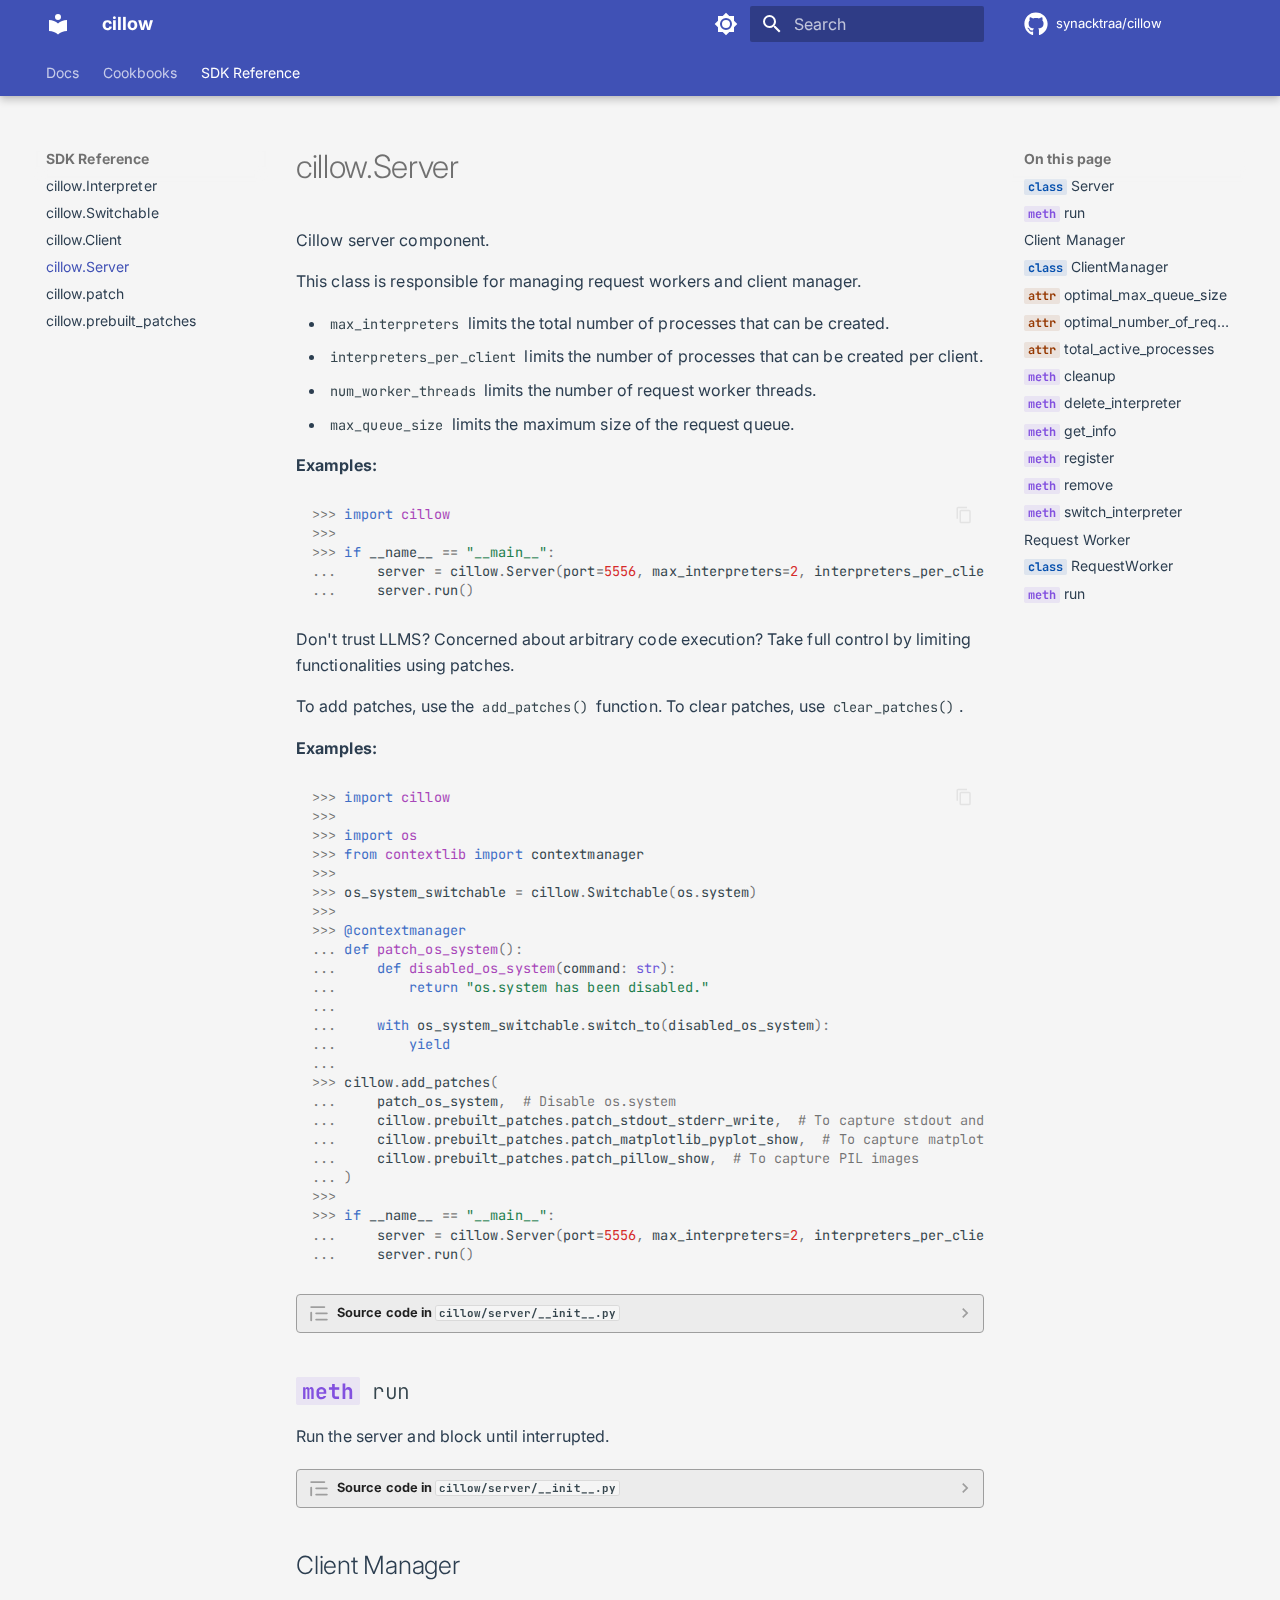
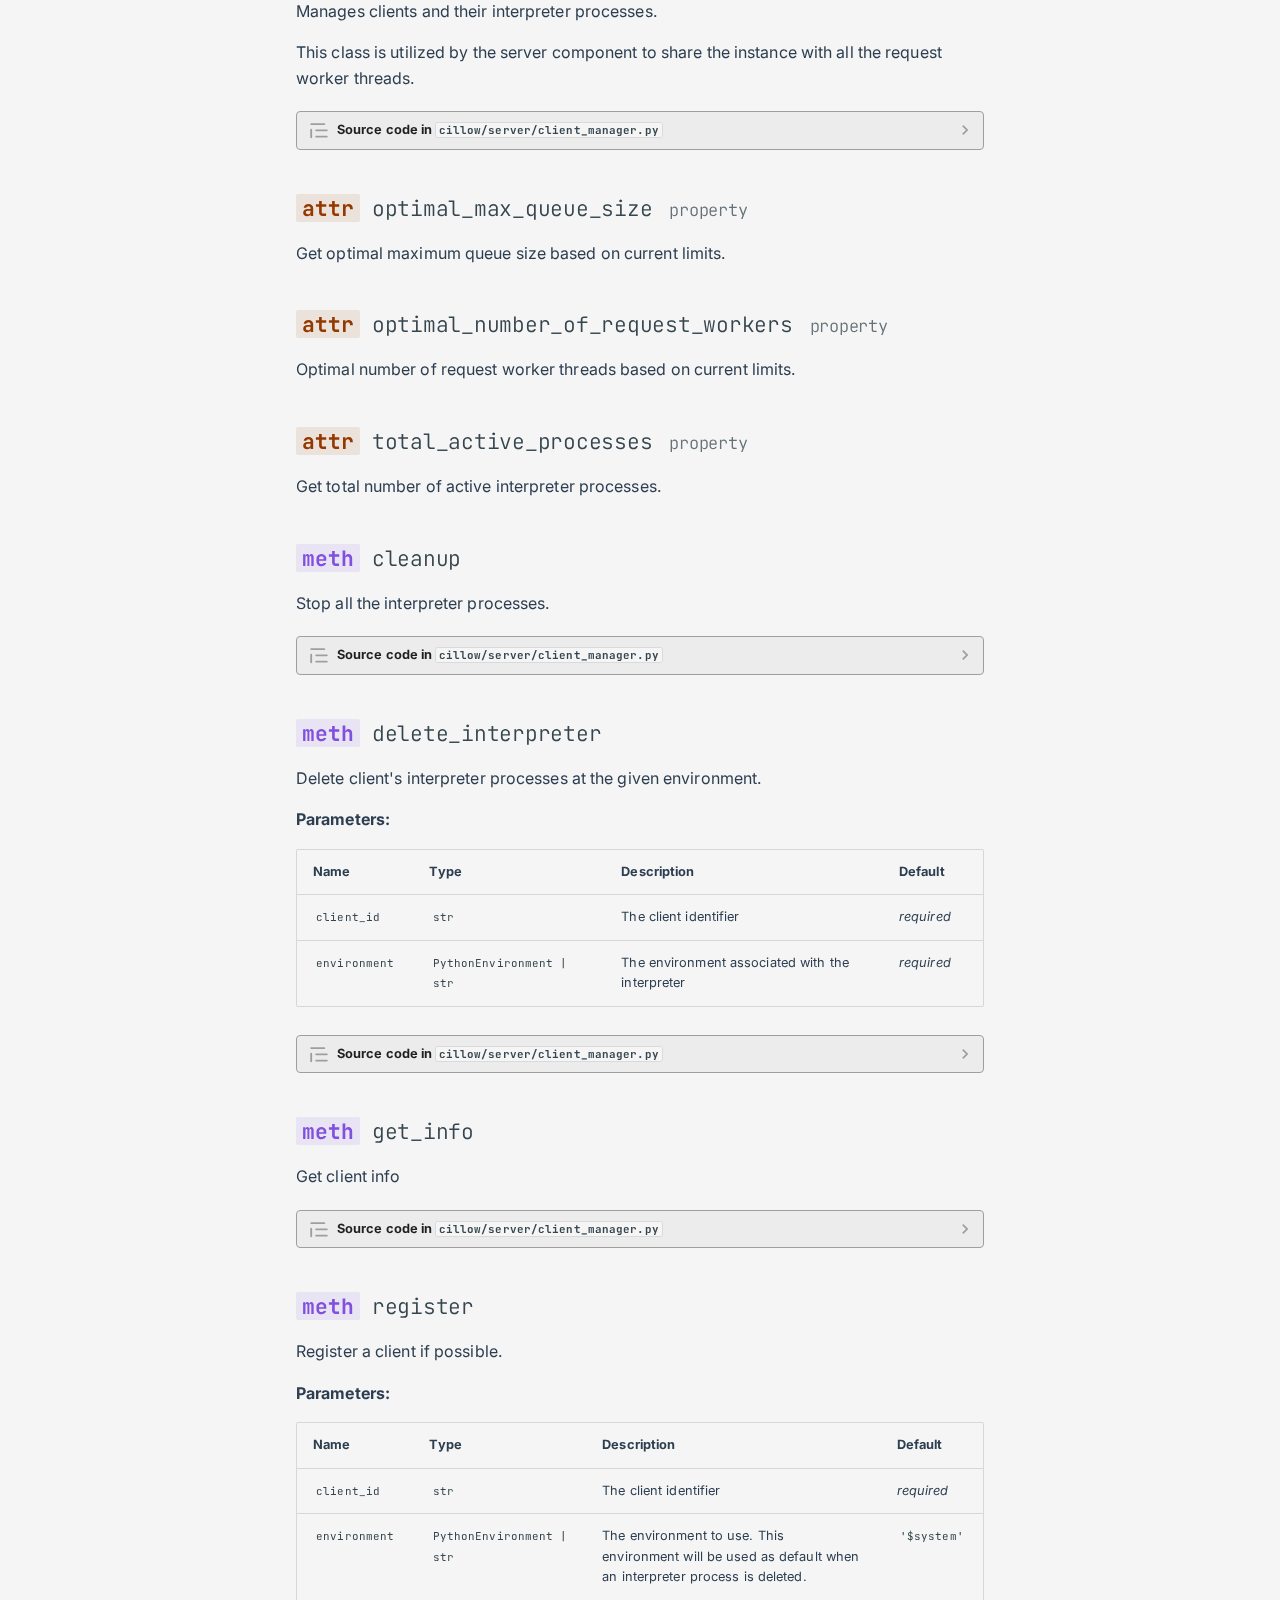
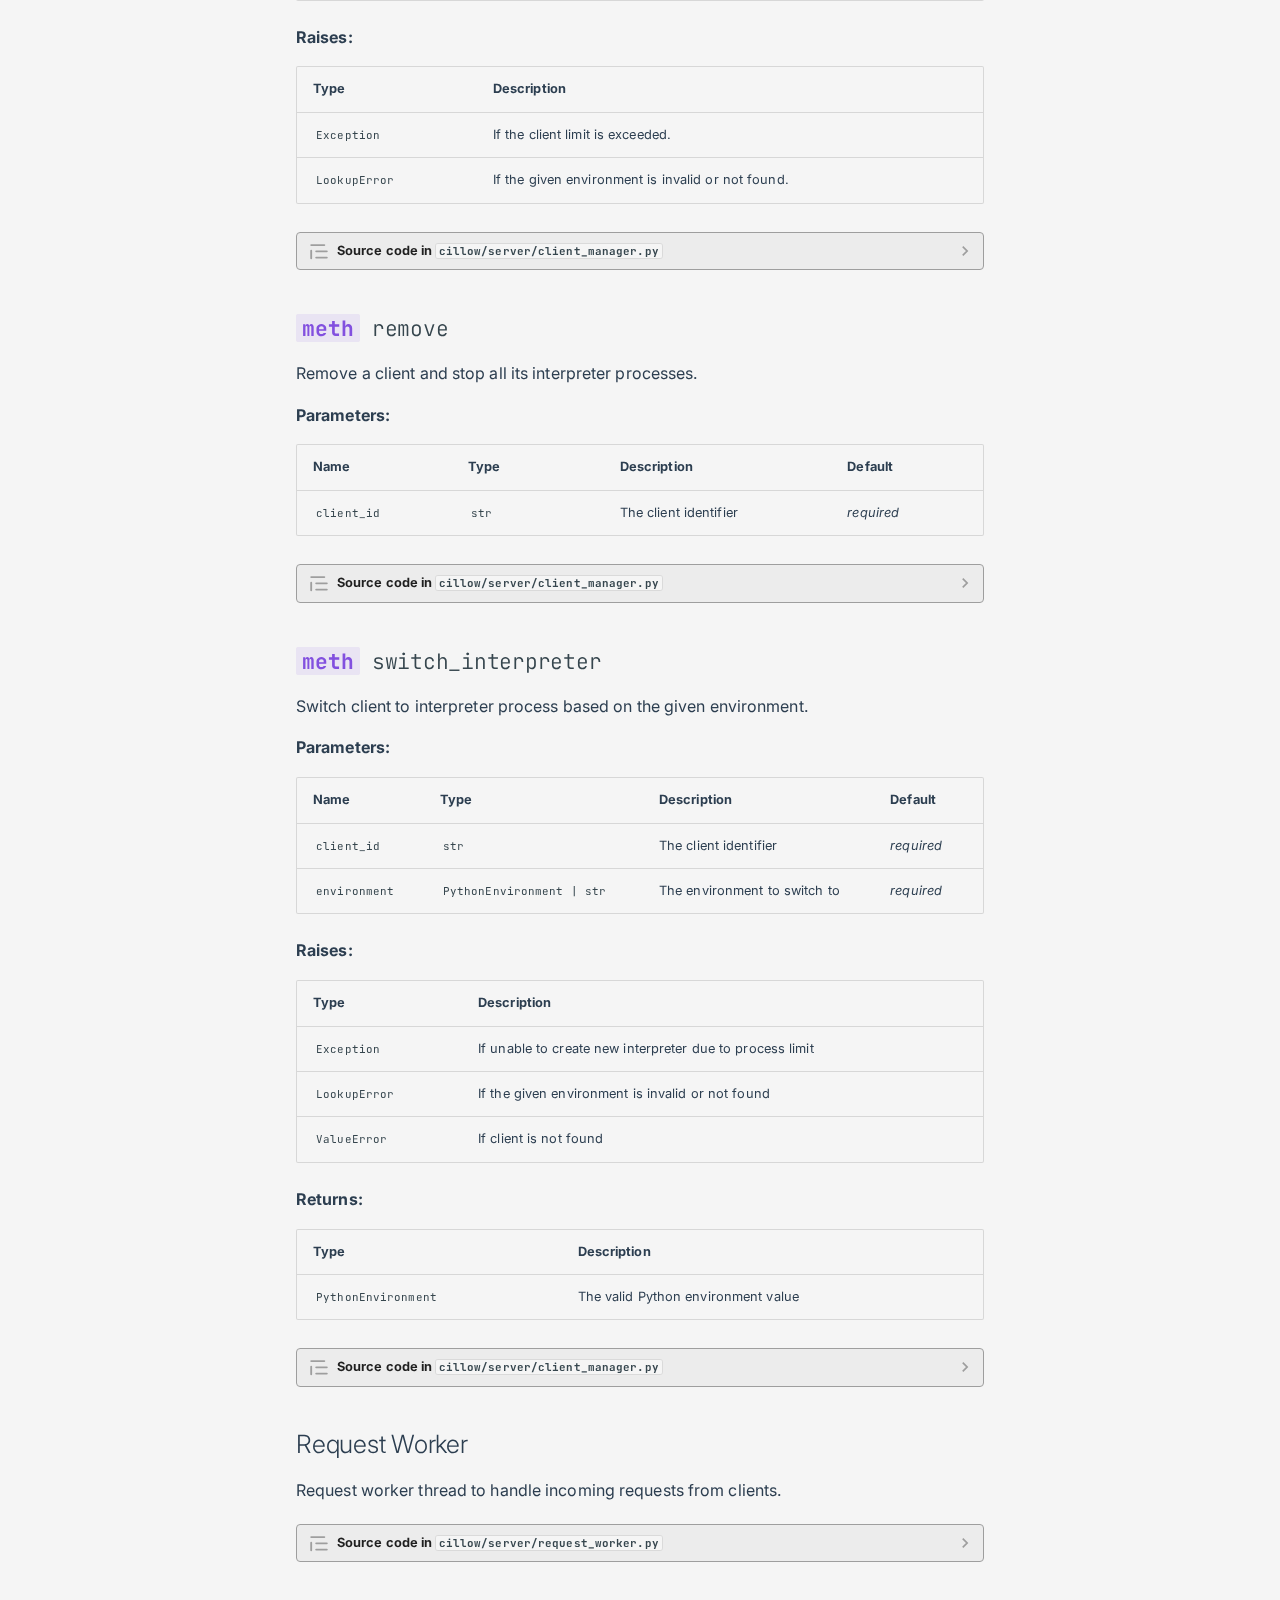
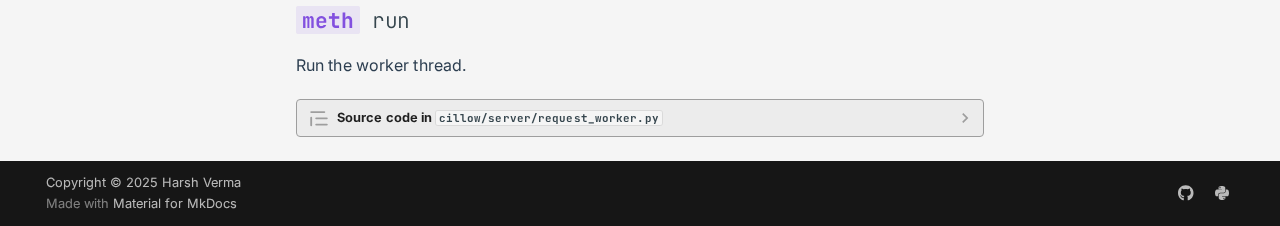
<file: sdk_reference/server/index.html>
<!doctype html>
<html lang="en" class="no-js">
  <head>
    
      <meta charset="utf-8">
      <meta name="viewport" content="width=device-width,initial-scale=1">
      
        <meta name="description" content="Code Interpreter Library">
      
      
        <meta name="author" content="Harsh Verma">
      
      
        <link rel="canonical" href="https://synacktraa.github.io/cillow/sdk_reference/server/">
      
      
        <link rel="prev" href="../client/">
      
      
        <link rel="next" href="../patch/">
      
      
      <link rel="icon" href="../../assets/images/favicon.png">
      <meta name="generator" content="mkdocs-1.6.1, mkdocs-material-9.5.49">
    
    
      
        <title>cillow.Server - cillow</title>
      
    
    
      <link rel="stylesheet" href="../../assets/stylesheets/main.6f8fc17f.min.css">
      
        
        <link rel="stylesheet" href="../../assets/stylesheets/palette.06af60db.min.css">
      
      
  
  
    
    
  
    
    
  
    
    
  
    
    
  
    
    
  
    
    
  
    
    
  
    
    
  
    
    
  
    
    
  
    
    
  
    
    
  
  
  <style>:root{--md-admonition-icon--note:url('data:image/svg+xml;charset=utf-8,<svg xmlns="http://www.w3.org/2000/svg" viewBox="0 0 16 16"><path d="M1 7.775V2.75C1 1.784 1.784 1 2.75 1h5.025c.464 0 .91.184 1.238.513l6.25 6.25a1.75 1.75 0 0 1 0 2.474l-5.026 5.026a1.75 1.75 0 0 1-2.474 0l-6.25-6.25A1.75 1.75 0 0 1 1 7.775m1.5 0c0 .066.026.13.073.177l6.25 6.25a.25.25 0 0 0 .354 0l5.025-5.025a.25.25 0 0 0 0-.354l-6.25-6.25a.25.25 0 0 0-.177-.073H2.75a.25.25 0 0 0-.25.25ZM6 5a1 1 0 1 1 0 2 1 1 0 0 1 0-2"/></svg>');--md-admonition-icon--abstract:url('data:image/svg+xml;charset=utf-8,<svg xmlns="http://www.w3.org/2000/svg" viewBox="0 0 16 16"><path d="M2.5 1.75v11.5c0 .138.112.25.25.25h3.17a.75.75 0 0 1 0 1.5H2.75A1.75 1.75 0 0 1 1 13.25V1.75C1 .784 1.784 0 2.75 0h8.5C12.216 0 13 .784 13 1.75v7.736a.75.75 0 0 1-1.5 0V1.75a.25.25 0 0 0-.25-.25h-8.5a.25.25 0 0 0-.25.25m13.274 9.537zl-4.557 4.45a.75.75 0 0 1-1.055-.008l-1.943-1.95a.75.75 0 0 1 1.062-1.058l1.419 1.425 4.026-3.932a.75.75 0 1 1 1.048 1.074M4.75 4h4.5a.75.75 0 0 1 0 1.5h-4.5a.75.75 0 0 1 0-1.5M4 7.75A.75.75 0 0 1 4.75 7h2a.75.75 0 0 1 0 1.5h-2A.75.75 0 0 1 4 7.75"/></svg>');--md-admonition-icon--info:url('data:image/svg+xml;charset=utf-8,<svg xmlns="http://www.w3.org/2000/svg" viewBox="0 0 16 16"><path d="M0 8a8 8 0 1 1 16 0A8 8 0 0 1 0 8m8-6.5a6.5 6.5 0 1 0 0 13 6.5 6.5 0 0 0 0-13M6.5 7.75A.75.75 0 0 1 7.25 7h1a.75.75 0 0 1 .75.75v2.75h.25a.75.75 0 0 1 0 1.5h-2a.75.75 0 0 1 0-1.5h.25v-2h-.25a.75.75 0 0 1-.75-.75M8 6a1 1 0 1 1 0-2 1 1 0 0 1 0 2"/></svg>');--md-admonition-icon--tip:url('data:image/svg+xml;charset=utf-8,<svg xmlns="http://www.w3.org/2000/svg" viewBox="0 0 16 16"><path d="M3.499.75a.75.75 0 0 1 1.5 0v.996C5.9 2.903 6.793 3.65 7.662 4.376l.24.202c-.036-.694.055-1.422.426-2.163C9.1.873 10.794-.045 12.622.26 14.408.558 16 1.94 16 4.25c0 1.278-.954 2.575-2.44 2.734l.146.508.065.22c.203.701.412 1.455.476 2.226.142 1.707-.4 3.03-1.487 3.898C11.714 14.671 10.27 15 8.75 15h-6a.75.75 0 0 1 0-1.5h1.376a4.5 4.5 0 0 1-.563-1.191 3.84 3.84 0 0 1-.05-2.063 4.65 4.65 0 0 1-2.025-.293.75.75 0 0 1 .525-1.406c1.357.507 2.376-.006 2.698-.318l.009-.01a.747.747 0 0 1 1.06 0 .75.75 0 0 1-.012 1.074c-.912.92-.992 1.835-.768 2.586.221.74.745 1.337 1.196 1.621H8.75c1.343 0 2.398-.296 3.074-.836.635-.507 1.036-1.31.928-2.602-.05-.603-.216-1.224-.422-1.93l-.064-.221c-.12-.407-.246-.84-.353-1.29a2.4 2.4 0 0 1-.507-.441 3.1 3.1 0 0 1-.633-1.248.75.75 0 0 1 1.455-.364c.046.185.144.436.31.627.146.168.353.305.712.305.738 0 1.25-.615 1.25-1.25 0-1.47-.95-2.315-2.123-2.51-1.172-.196-2.227.387-2.706 1.345-.46.92-.27 1.774.019 3.062l.042.19.01.05c.348.443.666.949.94 1.553a.75.75 0 1 1-1.365.62c-.553-1.217-1.32-1.94-2.3-2.768L6.7 5.527c-.814-.68-1.75-1.462-2.692-2.619a3.7 3.7 0 0 0-1.023.88c-.406.495-.663 1.036-.722 1.508.116.122.306.21.591.239.388.038.797-.06 1.032-.19a.75.75 0 0 1 .728 1.31c-.515.287-1.23.439-1.906.373-.682-.067-1.473-.38-1.879-1.193L.75 5.677V5.5c0-.984.48-1.94 1.077-2.664.46-.559 1.05-1.055 1.673-1.353z"/></svg>');--md-admonition-icon--success:url('data:image/svg+xml;charset=utf-8,<svg xmlns="http://www.w3.org/2000/svg" viewBox="0 0 16 16"><path d="M13.78 4.22a.75.75 0 0 1 0 1.06l-7.25 7.25a.75.75 0 0 1-1.06 0L2.22 9.28a.75.75 0 0 1 .018-1.042.75.75 0 0 1 1.042-.018L6 10.94l6.72-6.72a.75.75 0 0 1 1.06 0"/></svg>');--md-admonition-icon--question:url('data:image/svg+xml;charset=utf-8,<svg xmlns="http://www.w3.org/2000/svg" viewBox="0 0 16 16"><path d="M0 8a8 8 0 1 1 16 0A8 8 0 0 1 0 8m8-6.5a6.5 6.5 0 1 0 0 13 6.5 6.5 0 0 0 0-13M6.92 6.085h.001a.749.749 0 1 1-1.342-.67c.169-.339.436-.701.849-.977C6.845 4.16 7.369 4 8 4a2.76 2.76 0 0 1 1.637.525c.503.377.863.965.863 1.725 0 .448-.115.83-.329 1.15-.205.307-.47.513-.692.662-.109.072-.22.138-.313.195l-.006.004a6 6 0 0 0-.26.16 1 1 0 0 0-.276.245.75.75 0 0 1-1.248-.832c.184-.264.42-.489.692-.661q.154-.1.313-.195l.007-.004c.1-.061.182-.11.258-.161a1 1 0 0 0 .277-.245C8.96 6.514 9 6.427 9 6.25a.61.61 0 0 0-.262-.525A1.27 1.27 0 0 0 8 5.5c-.369 0-.595.09-.74.187a1 1 0 0 0-.34.398M9 11a1 1 0 1 1-2 0 1 1 0 0 1 2 0"/></svg>');--md-admonition-icon--warning:url('data:image/svg+xml;charset=utf-8,<svg xmlns="http://www.w3.org/2000/svg" viewBox="0 0 16 16"><path d="M6.457 1.047c.659-1.234 2.427-1.234 3.086 0l6.082 11.378A1.75 1.75 0 0 1 14.082 15H1.918a1.75 1.75 0 0 1-1.543-2.575Zm1.763.707a.25.25 0 0 0-.44 0L1.698 13.132a.25.25 0 0 0 .22.368h12.164a.25.25 0 0 0 .22-.368Zm.53 3.996v2.5a.75.75 0 0 1-1.5 0v-2.5a.75.75 0 0 1 1.5 0M9 11a1 1 0 1 1-2 0 1 1 0 0 1 2 0"/></svg>');--md-admonition-icon--failure:url('data:image/svg+xml;charset=utf-8,<svg xmlns="http://www.w3.org/2000/svg" viewBox="0 0 16 16"><path d="M2.344 2.343za8 8 0 0 1 11.314 11.314A8.002 8.002 0 0 1 .234 10.089a8 8 0 0 1 2.11-7.746m1.06 10.253a6.5 6.5 0 1 0 9.108-9.275 6.5 6.5 0 0 0-9.108 9.275M6.03 4.97 8 6.94l1.97-1.97a.749.749 0 0 1 1.275.326.75.75 0 0 1-.215.734L9.06 8l1.97 1.97a.749.749 0 0 1-.326 1.275.75.75 0 0 1-.734-.215L8 9.06l-1.97 1.97a.749.749 0 0 1-1.275-.326.75.75 0 0 1 .215-.734L6.94 8 4.97 6.03a.75.75 0 0 1 .018-1.042.75.75 0 0 1 1.042-.018"/></svg>');--md-admonition-icon--danger:url('data:image/svg+xml;charset=utf-8,<svg xmlns="http://www.w3.org/2000/svg" viewBox="0 0 16 16"><path d="M9.504.43a1.516 1.516 0 0 1 2.437 1.713L10.415 5.5h2.123c1.57 0 2.346 1.909 1.22 3.004l-7.34 7.142a1.25 1.25 0 0 1-.871.354h-.302a1.25 1.25 0 0 1-1.157-1.723L5.633 10.5H3.462c-1.57 0-2.346-1.909-1.22-3.004zm1.047 1.074L3.286 8.571A.25.25 0 0 0 3.462 9H6.75a.75.75 0 0 1 .694 1.034l-1.713 4.188 6.982-6.793A.25.25 0 0 0 12.538 7H9.25a.75.75 0 0 1-.683-1.06l2.008-4.418.003-.006-.004-.009-.006-.006-.008-.001q-.005 0-.009.004"/></svg>');--md-admonition-icon--bug:url('data:image/svg+xml;charset=utf-8,<svg xmlns="http://www.w3.org/2000/svg" viewBox="0 0 16 16"><path d="M4.72.22a.75.75 0 0 1 1.06 0l1 .999a3.5 3.5 0 0 1 2.441 0l.999-1a.748.748 0 0 1 1.265.332.75.75 0 0 1-.205.729l-.775.776c.616.63.995 1.493.995 2.444v.327q0 .15-.025.292c.408.14.764.392 1.029.722l1.968-.787a.75.75 0 0 1 .556 1.392L13 7.258V9h2.25a.75.75 0 0 1 0 1.5H13v.5q-.002.615-.141 1.186l2.17.868a.75.75 0 0 1-.557 1.392l-2.184-.873A5 5 0 0 1 8 16a5 5 0 0 1-4.288-2.427l-2.183.873a.75.75 0 0 1-.558-1.392l2.17-.868A5 5 0 0 1 3 11v-.5H.75a.75.75 0 0 1 0-1.5H3V7.258L.971 6.446a.75.75 0 0 1 .558-1.392l1.967.787c.265-.33.62-.583 1.03-.722a1.7 1.7 0 0 1-.026-.292V4.5c0-.951.38-1.814.995-2.444L4.72 1.28a.75.75 0 0 1 0-1.06m.53 6.28a.75.75 0 0 0-.75.75V11a3.5 3.5 0 1 0 7 0V7.25a.75.75 0 0 0-.75-.75ZM6.173 5h3.654A.17.17 0 0 0 10 4.827V4.5a2 2 0 1 0-4 0v.327c0 .096.077.173.173.173"/></svg>');--md-admonition-icon--example:url('data:image/svg+xml;charset=utf-8,<svg xmlns="http://www.w3.org/2000/svg" viewBox="0 0 16 16"><path d="M5 5.782V2.5h-.25a.75.75 0 0 1 0-1.5h6.5a.75.75 0 0 1 0 1.5H11v3.282l3.666 5.76C15.619 13.04 14.543 15 12.767 15H3.233c-1.776 0-2.852-1.96-1.899-3.458Zm-2.4 6.565a.75.75 0 0 0 .633 1.153h9.534a.75.75 0 0 0 .633-1.153L12.225 10.5h-8.45ZM9.5 2.5h-3V6c0 .143-.04.283-.117.403L4.73 9h6.54L9.617 6.403A.75.75 0 0 1 9.5 6Z"/></svg>');--md-admonition-icon--quote:url('data:image/svg+xml;charset=utf-8,<svg xmlns="http://www.w3.org/2000/svg" viewBox="0 0 16 16"><path d="M1.75 2.5h10.5a.75.75 0 0 1 0 1.5H1.75a.75.75 0 0 1 0-1.5m4 5h8.5a.75.75 0 0 1 0 1.5h-8.5a.75.75 0 0 1 0-1.5m0 5h8.5a.75.75 0 0 1 0 1.5h-8.5a.75.75 0 0 1 0-1.5M2.5 7.75v6a.75.75 0 0 1-1.5 0v-6a.75.75 0 0 1 1.5 0"/></svg>');}</style>



    
    
      
    
    
      
        
        
        <link rel="preconnect" href="https://fonts.gstatic.com" crossorigin>
        <link rel="stylesheet" href="https://fonts.googleapis.com/css?family=Inter:300,300i,400,400i,700,700i%7CJetBrains+Mono:400,400i,700,700i&display=fallback">
        <style>:root{--md-text-font:"Inter";--md-code-font:"JetBrains Mono"}</style>
      
    
    
      <link rel="stylesheet" href="../../assets/_mkdocstrings.css">
    
      <link rel="stylesheet" href="../../stylesheets/extra.css">
    
    <script>__md_scope=new URL("../..",location),__md_hash=e=>[...e].reduce(((e,_)=>(e<<5)-e+_.charCodeAt(0)),0),__md_get=(e,_=localStorage,t=__md_scope)=>JSON.parse(_.getItem(t.pathname+"."+e)),__md_set=(e,_,t=localStorage,a=__md_scope)=>{try{t.setItem(a.pathname+"."+e,JSON.stringify(_))}catch(e){}}</script>
    
      

    
    
    
  </head>
  
  
    
    
      
    
    
    
    
    <body dir="ltr" data-md-color-scheme="default" data-md-color-primary="indigo" data-md-color-accent="deep-purple">
  
    
    <input class="md-toggle" data-md-toggle="drawer" type="checkbox" id="__drawer" autocomplete="off">
    <input class="md-toggle" data-md-toggle="search" type="checkbox" id="__search" autocomplete="off">
    <label class="md-overlay" for="__drawer"></label>
    <div data-md-component="skip">
      
        
        <a href="#cillow.server.Server" class="md-skip">
          Skip to content
        </a>
      
    </div>
    <div data-md-component="announce">
      
    </div>
    
    
      

  

<header class="md-header md-header--shadow md-header--lifted" data-md-component="header">
  <nav class="md-header__inner md-grid" aria-label="Header">
    <a href="../.." title="cillow" class="md-header__button md-logo" aria-label="cillow" data-md-component="logo">
      
  
  <svg xmlns="http://www.w3.org/2000/svg" viewBox="0 0 24 24"><path d="M12 8a3 3 0 0 0 3-3 3 3 0 0 0-3-3 3 3 0 0 0-3 3 3 3 0 0 0 3 3m0 3.54C9.64 9.35 6.5 8 3 8v11c3.5 0 6.64 1.35 9 3.54 2.36-2.19 5.5-3.54 9-3.54V8c-3.5 0-6.64 1.35-9 3.54"/></svg>

    </a>
    <label class="md-header__button md-icon" for="__drawer">
      
      <svg xmlns="http://www.w3.org/2000/svg" viewBox="0 0 24 24"><path d="M3 6h18v2H3zm0 5h18v2H3zm0 5h18v2H3z"/></svg>
    </label>
    <div class="md-header__title" data-md-component="header-title">
      <div class="md-header__ellipsis">
        <div class="md-header__topic">
          <span class="md-ellipsis">
            cillow
          </span>
        </div>
        <div class="md-header__topic" data-md-component="header-topic">
          <span class="md-ellipsis">
            
              cillow.Server
            
          </span>
        </div>
      </div>
    </div>
    
      
        <form class="md-header__option" data-md-component="palette">
  
    
    
    
    <input class="md-option" data-md-color-media="(prefers-color-scheme: light)" data-md-color-scheme="default" data-md-color-primary="indigo" data-md-color-accent="deep-purple"  aria-label="Switch to dark mode"  type="radio" name="__palette" id="__palette_0">
    
      <label class="md-header__button md-icon" title="Switch to dark mode" for="__palette_1" hidden>
        <svg xmlns="http://www.w3.org/2000/svg" viewBox="0 0 24 24"><path d="M12 8a4 4 0 0 0-4 4 4 4 0 0 0 4 4 4 4 0 0 0 4-4 4 4 0 0 0-4-4m0 10a6 6 0 0 1-6-6 6 6 0 0 1 6-6 6 6 0 0 1 6 6 6 6 0 0 1-6 6m8-9.31V4h-4.69L12 .69 8.69 4H4v4.69L.69 12 4 15.31V20h4.69L12 23.31 15.31 20H20v-4.69L23.31 12z"/></svg>
      </label>
    
  
    
    
    
    <input class="md-option" data-md-color-media="(prefers-color-scheme: dark)" data-md-color-scheme="slate" data-md-color-primary="blue-grey" data-md-color-accent="deep-purple"  aria-label="Switch to light mode"  type="radio" name="__palette" id="__palette_1">
    
      <label class="md-header__button md-icon" title="Switch to light mode" for="__palette_0" hidden>
        <svg xmlns="http://www.w3.org/2000/svg" viewBox="0 0 24 24"><path d="M12 18c-.89 0-1.74-.2-2.5-.55C11.56 16.5 13 14.42 13 12s-1.44-4.5-3.5-5.45C10.26 6.2 11.11 6 12 6a6 6 0 0 1 6 6 6 6 0 0 1-6 6m8-9.31V4h-4.69L12 .69 8.69 4H4v4.69L.69 12 4 15.31V20h4.69L12 23.31 15.31 20H20v-4.69L23.31 12z"/></svg>
      </label>
    
  
</form>
      
    
    
      <script>var palette=__md_get("__palette");if(palette&&palette.color){if("(prefers-color-scheme)"===palette.color.media){var media=matchMedia("(prefers-color-scheme: light)"),input=document.querySelector(media.matches?"[data-md-color-media='(prefers-color-scheme: light)']":"[data-md-color-media='(prefers-color-scheme: dark)']");palette.color.media=input.getAttribute("data-md-color-media"),palette.color.scheme=input.getAttribute("data-md-color-scheme"),palette.color.primary=input.getAttribute("data-md-color-primary"),palette.color.accent=input.getAttribute("data-md-color-accent")}for(var[key,value]of Object.entries(palette.color))document.body.setAttribute("data-md-color-"+key,value)}</script>
    
    
    
      <label class="md-header__button md-icon" for="__search">
        
        <svg xmlns="http://www.w3.org/2000/svg" viewBox="0 0 24 24"><path d="M9.5 3A6.5 6.5 0 0 1 16 9.5c0 1.61-.59 3.09-1.56 4.23l.27.27h.79l5 5-1.5 1.5-5-5v-.79l-.27-.27A6.52 6.52 0 0 1 9.5 16 6.5 6.5 0 0 1 3 9.5 6.5 6.5 0 0 1 9.5 3m0 2C7 5 5 7 5 9.5S7 14 9.5 14 14 12 14 9.5 12 5 9.5 5"/></svg>
      </label>
      <div class="md-search" data-md-component="search" role="dialog">
  <label class="md-search__overlay" for="__search"></label>
  <div class="md-search__inner" role="search">
    <form class="md-search__form" name="search">
      <input type="text" class="md-search__input" name="query" aria-label="Search" placeholder="Search" autocapitalize="off" autocorrect="off" autocomplete="off" spellcheck="false" data-md-component="search-query" required>
      <label class="md-search__icon md-icon" for="__search">
        
        <svg xmlns="http://www.w3.org/2000/svg" viewBox="0 0 24 24"><path d="M9.5 3A6.5 6.5 0 0 1 16 9.5c0 1.61-.59 3.09-1.56 4.23l.27.27h.79l5 5-1.5 1.5-5-5v-.79l-.27-.27A6.52 6.52 0 0 1 9.5 16 6.5 6.5 0 0 1 3 9.5 6.5 6.5 0 0 1 9.5 3m0 2C7 5 5 7 5 9.5S7 14 9.5 14 14 12 14 9.5 12 5 9.5 5"/></svg>
        
        <svg xmlns="http://www.w3.org/2000/svg" viewBox="0 0 24 24"><path d="M20 11v2H8l5.5 5.5-1.42 1.42L4.16 12l7.92-7.92L13.5 5.5 8 11z"/></svg>
      </label>
      <nav class="md-search__options" aria-label="Search">
        
        <button type="reset" class="md-search__icon md-icon" title="Clear" aria-label="Clear" tabindex="-1">
          
          <svg xmlns="http://www.w3.org/2000/svg" viewBox="0 0 24 24"><path d="M19 6.41 17.59 5 12 10.59 6.41 5 5 6.41 10.59 12 5 17.59 6.41 19 12 13.41 17.59 19 19 17.59 13.41 12z"/></svg>
        </button>
      </nav>
      
    </form>
    <div class="md-search__output">
      <div class="md-search__scrollwrap" tabindex="0" data-md-scrollfix>
        <div class="md-search-result" data-md-component="search-result">
          <div class="md-search-result__meta">
            Initializing search
          </div>
          <ol class="md-search-result__list" role="presentation"></ol>
        </div>
      </div>
    </div>
  </div>
</div>
    
    
      <div class="md-header__source">
        <a href="https://github.com/synacktraa/cillow" title="Go to repository" class="md-source" data-md-component="source">
  <div class="md-source__icon md-icon">
    
    <svg xmlns="http://www.w3.org/2000/svg" viewBox="0 0 496 512"><!--! Font Awesome Free 6.7.1 by @fontawesome - https://fontawesome.com License - https://fontawesome.com/license/free (Icons: CC BY 4.0, Fonts: SIL OFL 1.1, Code: MIT License) Copyright 2024 Fonticons, Inc.--><path d="M165.9 397.4c0 2-2.3 3.6-5.2 3.6-3.3.3-5.6-1.3-5.6-3.6 0-2 2.3-3.6 5.2-3.6 3-.3 5.6 1.3 5.6 3.6m-31.1-4.5c-.7 2 1.3 4.3 4.3 4.9 2.6 1 5.6 0 6.2-2s-1.3-4.3-4.3-5.2c-2.6-.7-5.5.3-6.2 2.3m44.2-1.7c-2.9.7-4.9 2.6-4.6 4.9.3 2 2.9 3.3 5.9 2.6 2.9-.7 4.9-2.6 4.6-4.6-.3-1.9-3-3.2-5.9-2.9M244.8 8C106.1 8 0 113.3 0 252c0 110.9 69.8 205.8 169.5 239.2 12.8 2.3 17.3-5.6 17.3-12.1 0-6.2-.3-40.4-.3-61.4 0 0-70 15-84.7-29.8 0 0-11.4-29.1-27.8-36.6 0 0-22.9-15.7 1.6-15.4 0 0 24.9 2 38.6 25.8 21.9 38.6 58.6 27.5 72.9 20.9 2.3-16 8.8-27.1 16-33.7-55.9-6.2-112.3-14.3-112.3-110.5 0-27.5 7.6-41.3 23.6-58.9-2.6-6.5-11.1-33.3 2.6-67.9 20.9-6.5 69 27 69 27 20-5.6 41.5-8.5 62.8-8.5s42.8 2.9 62.8 8.5c0 0 48.1-33.6 69-27 13.7 34.7 5.2 61.4 2.6 67.9 16 17.7 25.8 31.5 25.8 58.9 0 96.5-58.9 104.2-114.8 110.5 9.2 7.9 17 22.9 17 46.4 0 33.7-.3 75.4-.3 83.6 0 6.5 4.6 14.4 17.3 12.1C428.2 457.8 496 362.9 496 252 496 113.3 383.5 8 244.8 8M97.2 352.9c-1.3 1-1 3.3.7 5.2 1.6 1.6 3.9 2.3 5.2 1 1.3-1 1-3.3-.7-5.2-1.6-1.6-3.9-2.3-5.2-1m-10.8-8.1c-.7 1.3.3 2.9 2.3 3.9 1.6 1 3.6.7 4.3-.7.7-1.3-.3-2.9-2.3-3.9-2-.6-3.6-.3-4.3.7m32.4 35.6c-1.6 1.3-1 4.3 1.3 6.2 2.3 2.3 5.2 2.6 6.5 1 1.3-1.3.7-4.3-1.3-6.2-2.2-2.3-5.2-2.6-6.5-1m-11.4-14.7c-1.6 1-1.6 3.6 0 5.9s4.3 3.3 5.6 2.3c1.6-1.3 1.6-3.9 0-6.2-1.4-2.3-4-3.3-5.6-2"/></svg>
  </div>
  <div class="md-source__repository">
    synacktraa/cillow
  </div>
</a>
      </div>
    
  </nav>
  
    
      
<nav class="md-tabs" aria-label="Tabs" data-md-component="tabs">
  <div class="md-grid">
    <ul class="md-tabs__list">
      
        
  
  
  
    
    
      <li class="md-tabs__item">
        <a href="../.." class="md-tabs__link">
          
  
    
  
  Docs

        </a>
      </li>
    
  

      
        
  
  
  
    <li class="md-tabs__item">
      <a href="../../cookbooks/" class="md-tabs__link">
        
  
    
  
  Cookbooks

      </a>
    </li>
  

      
        
  
  
    
  
  
    
    
      <li class="md-tabs__item md-tabs__item--active">
        <a href="../interpreter/" class="md-tabs__link">
          
  
    
  
  SDK Reference

        </a>
      </li>
    
  

      
    </ul>
  </div>
</nav>
    
  
</header>
    
    <div class="md-container" data-md-component="container">
      
      
        
      
      <main class="md-main" data-md-component="main">
        <div class="md-main__inner md-grid">
          
            
              
              <div class="md-sidebar md-sidebar--primary" data-md-component="sidebar" data-md-type="navigation" >
                <div class="md-sidebar__scrollwrap">
                  <div class="md-sidebar__inner">
                    


  


<nav class="md-nav md-nav--primary md-nav--lifted" aria-label="Navigation" data-md-level="0">
  <label class="md-nav__title" for="__drawer">
    <a href="../.." title="cillow" class="md-nav__button md-logo" aria-label="cillow" data-md-component="logo">
      
  
  <svg xmlns="http://www.w3.org/2000/svg" viewBox="0 0 24 24"><path d="M12 8a3 3 0 0 0 3-3 3 3 0 0 0-3-3 3 3 0 0 0-3 3 3 3 0 0 0 3 3m0 3.54C9.64 9.35 6.5 8 3 8v11c3.5 0 6.64 1.35 9 3.54 2.36-2.19 5.5-3.54 9-3.54V8c-3.5 0-6.64 1.35-9 3.54"/></svg>

    </a>
    cillow
  </label>
  
    <div class="md-nav__source">
      <a href="https://github.com/synacktraa/cillow" title="Go to repository" class="md-source" data-md-component="source">
  <div class="md-source__icon md-icon">
    
    <svg xmlns="http://www.w3.org/2000/svg" viewBox="0 0 496 512"><!--! Font Awesome Free 6.7.1 by @fontawesome - https://fontawesome.com License - https://fontawesome.com/license/free (Icons: CC BY 4.0, Fonts: SIL OFL 1.1, Code: MIT License) Copyright 2024 Fonticons, Inc.--><path d="M165.9 397.4c0 2-2.3 3.6-5.2 3.6-3.3.3-5.6-1.3-5.6-3.6 0-2 2.3-3.6 5.2-3.6 3-.3 5.6 1.3 5.6 3.6m-31.1-4.5c-.7 2 1.3 4.3 4.3 4.9 2.6 1 5.6 0 6.2-2s-1.3-4.3-4.3-5.2c-2.6-.7-5.5.3-6.2 2.3m44.2-1.7c-2.9.7-4.9 2.6-4.6 4.9.3 2 2.9 3.3 5.9 2.6 2.9-.7 4.9-2.6 4.6-4.6-.3-1.9-3-3.2-5.9-2.9M244.8 8C106.1 8 0 113.3 0 252c0 110.9 69.8 205.8 169.5 239.2 12.8 2.3 17.3-5.6 17.3-12.1 0-6.2-.3-40.4-.3-61.4 0 0-70 15-84.7-29.8 0 0-11.4-29.1-27.8-36.6 0 0-22.9-15.7 1.6-15.4 0 0 24.9 2 38.6 25.8 21.9 38.6 58.6 27.5 72.9 20.9 2.3-16 8.8-27.1 16-33.7-55.9-6.2-112.3-14.3-112.3-110.5 0-27.5 7.6-41.3 23.6-58.9-2.6-6.5-11.1-33.3 2.6-67.9 20.9-6.5 69 27 69 27 20-5.6 41.5-8.5 62.8-8.5s42.8 2.9 62.8 8.5c0 0 48.1-33.6 69-27 13.7 34.7 5.2 61.4 2.6 67.9 16 17.7 25.8 31.5 25.8 58.9 0 96.5-58.9 104.2-114.8 110.5 9.2 7.9 17 22.9 17 46.4 0 33.7-.3 75.4-.3 83.6 0 6.5 4.6 14.4 17.3 12.1C428.2 457.8 496 362.9 496 252 496 113.3 383.5 8 244.8 8M97.2 352.9c-1.3 1-1 3.3.7 5.2 1.6 1.6 3.9 2.3 5.2 1 1.3-1 1-3.3-.7-5.2-1.6-1.6-3.9-2.3-5.2-1m-10.8-8.1c-.7 1.3.3 2.9 2.3 3.9 1.6 1 3.6.7 4.3-.7.7-1.3-.3-2.9-2.3-3.9-2-.6-3.6-.3-4.3.7m32.4 35.6c-1.6 1.3-1 4.3 1.3 6.2 2.3 2.3 5.2 2.6 6.5 1 1.3-1.3.7-4.3-1.3-6.2-2.2-2.3-5.2-2.6-6.5-1m-11.4-14.7c-1.6 1-1.6 3.6 0 5.9s4.3 3.3 5.6 2.3c1.6-1.3 1.6-3.9 0-6.2-1.4-2.3-4-3.3-5.6-2"/></svg>
  </div>
  <div class="md-source__repository">
    synacktraa/cillow
  </div>
</a>
    </div>
  
  <ul class="md-nav__list" data-md-scrollfix>
    
      
      
  
  
  
  
    
    
      
        
          
        
      
        
      
        
      
        
      
    
    
      
      
        
      
    
    
    <li class="md-nav__item md-nav__item--nested">
      
        
        
          
        
        <input class="md-nav__toggle md-toggle md-toggle--indeterminate" type="checkbox" id="__nav_1" >
        
          
          
          <div class="md-nav__link md-nav__container">
            <a href="../.." class="md-nav__link ">
              
  
  <span class="md-ellipsis">
    Docs
  </span>
  

            </a>
            
              
              <label class="md-nav__link " for="__nav_1" id="__nav_1_label" tabindex="0">
                <span class="md-nav__icon md-icon"></span>
              </label>
            
          </div>
        
        <nav class="md-nav" data-md-level="1" aria-labelledby="__nav_1_label" aria-expanded="false">
          <label class="md-nav__title" for="__nav_1">
            <span class="md-nav__icon md-icon"></span>
            Docs
          </label>
          <ul class="md-nav__list" data-md-scrollfix>
            
              
            
              
                
  
  
  
  
    
    
      
        
      
        
      
        
      
    
    
      
      
        
      
    
    
    <li class="md-nav__item md-nav__item--nested">
      
        
        
          
        
        <input class="md-nav__toggle md-toggle md-toggle--indeterminate" type="checkbox" id="__nav_1_2" >
        
          
          <label class="md-nav__link" for="__nav_1_2" id="__nav_1_2_label" tabindex="0">
            
  
  <span class="md-ellipsis">
    Quickstart
  </span>
  

            <span class="md-nav__icon md-icon"></span>
          </label>
        
        <nav class="md-nav" data-md-level="2" aria-labelledby="__nav_1_2_label" aria-expanded="false">
          <label class="md-nav__title" for="__nav_1_2">
            <span class="md-nav__icon md-icon"></span>
            Quickstart
          </label>
          <ul class="md-nav__list" data-md-scrollfix>
            
              
                
  
  
  
  
    <li class="md-nav__item">
      <a href="../../quickstart/using_cillow/" class="md-nav__link">
        
  
  <span class="md-ellipsis">
    Using Cillow
  </span>
  

      </a>
    </li>
  

              
            
              
                
  
  
  
  
    <li class="md-nav__item">
      <a href="../../quickstart/custom_patches/" class="md-nav__link">
        
  
  <span class="md-ellipsis">
    Custom Patches
  </span>
  

      </a>
    </li>
  

              
            
              
                
  
  
  
  
    <li class="md-nav__item">
      <a href="../../quickstart/connecting_LLM_%26_Frameworks/" class="md-nav__link">
        
  
  <span class="md-ellipsis">
    Connecting LLMs & Frameworks
  </span>
  

      </a>
    </li>
  

              
            
          </ul>
        </nav>
      
    </li>
  

              
            
              
                
  
  
  
  
    <li class="md-nav__item">
      <a href="../../sandboxing_the_server/" class="md-nav__link">
        
  
  <span class="md-ellipsis">
    Sandboxing The Server
  </span>
  

      </a>
    </li>
  

              
            
              
                
  
  
  
  
    <li class="md-nav__item">
      <a href="../../supported_languages/" class="md-nav__link">
        
  
  <span class="md-ellipsis">
    Supported Languages
  </span>
  

      </a>
    </li>
  

              
            
          </ul>
        </nav>
      
    </li>
  

    
      
      
  
  
  
  
    <li class="md-nav__item">
      <a href="../../cookbooks/" class="md-nav__link">
        
  
  <span class="md-ellipsis">
    Cookbooks
  </span>
  

      </a>
    </li>
  

    
      
      
  
  
    
  
  
  
    
    
      
        
      
        
      
        
      
        
      
        
      
        
      
    
    
      
        
        
      
      
        
      
    
    
    <li class="md-nav__item md-nav__item--active md-nav__item--section md-nav__item--nested">
      
        
        
        <input class="md-nav__toggle md-toggle " type="checkbox" id="__nav_3" checked>
        
          
          <label class="md-nav__link" for="__nav_3" id="__nav_3_label" tabindex="">
            
  
  <span class="md-ellipsis">
    SDK Reference
  </span>
  

            <span class="md-nav__icon md-icon"></span>
          </label>
        
        <nav class="md-nav" data-md-level="1" aria-labelledby="__nav_3_label" aria-expanded="true">
          <label class="md-nav__title" for="__nav_3">
            <span class="md-nav__icon md-icon"></span>
            SDK Reference
          </label>
          <ul class="md-nav__list" data-md-scrollfix>
            
              
                
  
  
  
  
    <li class="md-nav__item">
      <a href="../interpreter/" class="md-nav__link">
        
  
  <span class="md-ellipsis">
    cillow.Interpreter
  </span>
  

      </a>
    </li>
  

              
            
              
                
  
  
  
  
    <li class="md-nav__item">
      <a href="../switchable/" class="md-nav__link">
        
  
  <span class="md-ellipsis">
    cillow.Switchable
  </span>
  

      </a>
    </li>
  

              
            
              
                
  
  
  
  
    <li class="md-nav__item">
      <a href="../client/" class="md-nav__link">
        
  
  <span class="md-ellipsis">
    cillow.Client
  </span>
  

      </a>
    </li>
  

              
            
              
                
  
  
    
  
  
  
    <li class="md-nav__item md-nav__item--active">
      
      <input class="md-nav__toggle md-toggle" type="checkbox" id="__toc">
      
      
      
        <label class="md-nav__link md-nav__link--active" for="__toc">
          
  
  <span class="md-ellipsis">
    cillow.Server
  </span>
  

          <span class="md-nav__icon md-icon"></span>
        </label>
      
      <a href="./" class="md-nav__link md-nav__link--active">
        
  
  <span class="md-ellipsis">
    cillow.Server
  </span>
  

      </a>
      
        

  

<nav class="md-nav md-nav--secondary" aria-label="On this page">
  
  
  
  
    <label class="md-nav__title" for="__toc">
      <span class="md-nav__icon md-icon"></span>
      On this page
    </label>
    <ul class="md-nav__list" data-md-component="toc" data-md-scrollfix>
      
        <li class="md-nav__item">
  <a href="#cillow.server.Server" class="md-nav__link">
    <span class="md-ellipsis">
      <code class="doc-symbol doc-symbol-toc doc-symbol-class"></code>&nbsp;Server
    </span>
  </a>
  
</li>
      
        <li class="md-nav__item">
  <a href="#cillow.server.Server.run" class="md-nav__link">
    <span class="md-ellipsis">
      <code class="doc-symbol doc-symbol-toc doc-symbol-method"></code>&nbsp;run
    </span>
  </a>
  
</li>
      
        <li class="md-nav__item">
  <a href="#client-manager" class="md-nav__link">
    <span class="md-ellipsis">
      Client Manager
    </span>
  </a>
  
</li>
      
        <li class="md-nav__item">
  <a href="#cillow.server.client_manager.ClientManager" class="md-nav__link">
    <span class="md-ellipsis">
      <code class="doc-symbol doc-symbol-toc doc-symbol-class"></code>&nbsp;ClientManager
    </span>
  </a>
  
</li>
      
        <li class="md-nav__item">
  <a href="#cillow.server.client_manager.ClientManager.optimal_max_queue_size" class="md-nav__link">
    <span class="md-ellipsis">
      <code class="doc-symbol doc-symbol-toc doc-symbol-attribute"></code>&nbsp;optimal_max_queue_size
    </span>
  </a>
  
</li>
      
        <li class="md-nav__item">
  <a href="#cillow.server.client_manager.ClientManager.optimal_number_of_request_workers" class="md-nav__link">
    <span class="md-ellipsis">
      <code class="doc-symbol doc-symbol-toc doc-symbol-attribute"></code>&nbsp;optimal_number_of_request_workers
    </span>
  </a>
  
</li>
      
        <li class="md-nav__item">
  <a href="#cillow.server.client_manager.ClientManager.total_active_processes" class="md-nav__link">
    <span class="md-ellipsis">
      <code class="doc-symbol doc-symbol-toc doc-symbol-attribute"></code>&nbsp;total_active_processes
    </span>
  </a>
  
</li>
      
        <li class="md-nav__item">
  <a href="#cillow.server.client_manager.ClientManager.cleanup" class="md-nav__link">
    <span class="md-ellipsis">
      <code class="doc-symbol doc-symbol-toc doc-symbol-method"></code>&nbsp;cleanup
    </span>
  </a>
  
</li>
      
        <li class="md-nav__item">
  <a href="#cillow.server.client_manager.ClientManager.delete_interpreter" class="md-nav__link">
    <span class="md-ellipsis">
      <code class="doc-symbol doc-symbol-toc doc-symbol-method"></code>&nbsp;delete_interpreter
    </span>
  </a>
  
</li>
      
        <li class="md-nav__item">
  <a href="#cillow.server.client_manager.ClientManager.get_info" class="md-nav__link">
    <span class="md-ellipsis">
      <code class="doc-symbol doc-symbol-toc doc-symbol-method"></code>&nbsp;get_info
    </span>
  </a>
  
</li>
      
        <li class="md-nav__item">
  <a href="#cillow.server.client_manager.ClientManager.register" class="md-nav__link">
    <span class="md-ellipsis">
      <code class="doc-symbol doc-symbol-toc doc-symbol-method"></code>&nbsp;register
    </span>
  </a>
  
</li>
      
        <li class="md-nav__item">
  <a href="#cillow.server.client_manager.ClientManager.remove" class="md-nav__link">
    <span class="md-ellipsis">
      <code class="doc-symbol doc-symbol-toc doc-symbol-method"></code>&nbsp;remove
    </span>
  </a>
  
</li>
      
        <li class="md-nav__item">
  <a href="#cillow.server.client_manager.ClientManager.switch_interpreter" class="md-nav__link">
    <span class="md-ellipsis">
      <code class="doc-symbol doc-symbol-toc doc-symbol-method"></code>&nbsp;switch_interpreter
    </span>
  </a>
  
</li>
      
        <li class="md-nav__item">
  <a href="#request-worker" class="md-nav__link">
    <span class="md-ellipsis">
      Request Worker
    </span>
  </a>
  
</li>
      
        <li class="md-nav__item">
  <a href="#cillow.server.request_worker.RequestWorker" class="md-nav__link">
    <span class="md-ellipsis">
      <code class="doc-symbol doc-symbol-toc doc-symbol-class"></code>&nbsp;RequestWorker
    </span>
  </a>
  
</li>
      
        <li class="md-nav__item">
  <a href="#cillow.server.request_worker.RequestWorker.run" class="md-nav__link">
    <span class="md-ellipsis">
      <code class="doc-symbol doc-symbol-toc doc-symbol-method"></code>&nbsp;run
    </span>
  </a>
  
</li>
      
    </ul>
  
</nav>
      
    </li>
  

              
            
              
                
  
  
  
  
    <li class="md-nav__item">
      <a href="../patch/" class="md-nav__link">
        
  
  <span class="md-ellipsis">
    cillow.patch
  </span>
  

      </a>
    </li>
  

              
            
              
                
  
  
  
  
    <li class="md-nav__item">
      <a href="../prebuilt_patches/" class="md-nav__link">
        
  
  <span class="md-ellipsis">
    cillow.prebuilt_patches
  </span>
  

      </a>
    </li>
  

              
            
          </ul>
        </nav>
      
    </li>
  

    
  </ul>
</nav>
                  </div>
                </div>
              </div>
            
            
              
              <div class="md-sidebar md-sidebar--secondary" data-md-component="sidebar" data-md-type="toc" >
                <div class="md-sidebar__scrollwrap">
                  <div class="md-sidebar__inner">
                    

  

<nav class="md-nav md-nav--secondary" aria-label="On this page">
  
  
  
  
    <label class="md-nav__title" for="__toc">
      <span class="md-nav__icon md-icon"></span>
      On this page
    </label>
    <ul class="md-nav__list" data-md-component="toc" data-md-scrollfix>
      
        <li class="md-nav__item">
  <a href="#cillow.server.Server" class="md-nav__link">
    <span class="md-ellipsis">
      <code class="doc-symbol doc-symbol-toc doc-symbol-class"></code>&nbsp;Server
    </span>
  </a>
  
</li>
      
        <li class="md-nav__item">
  <a href="#cillow.server.Server.run" class="md-nav__link">
    <span class="md-ellipsis">
      <code class="doc-symbol doc-symbol-toc doc-symbol-method"></code>&nbsp;run
    </span>
  </a>
  
</li>
      
        <li class="md-nav__item">
  <a href="#client-manager" class="md-nav__link">
    <span class="md-ellipsis">
      Client Manager
    </span>
  </a>
  
</li>
      
        <li class="md-nav__item">
  <a href="#cillow.server.client_manager.ClientManager" class="md-nav__link">
    <span class="md-ellipsis">
      <code class="doc-symbol doc-symbol-toc doc-symbol-class"></code>&nbsp;ClientManager
    </span>
  </a>
  
</li>
      
        <li class="md-nav__item">
  <a href="#cillow.server.client_manager.ClientManager.optimal_max_queue_size" class="md-nav__link">
    <span class="md-ellipsis">
      <code class="doc-symbol doc-symbol-toc doc-symbol-attribute"></code>&nbsp;optimal_max_queue_size
    </span>
  </a>
  
</li>
      
        <li class="md-nav__item">
  <a href="#cillow.server.client_manager.ClientManager.optimal_number_of_request_workers" class="md-nav__link">
    <span class="md-ellipsis">
      <code class="doc-symbol doc-symbol-toc doc-symbol-attribute"></code>&nbsp;optimal_number_of_request_workers
    </span>
  </a>
  
</li>
      
        <li class="md-nav__item">
  <a href="#cillow.server.client_manager.ClientManager.total_active_processes" class="md-nav__link">
    <span class="md-ellipsis">
      <code class="doc-symbol doc-symbol-toc doc-symbol-attribute"></code>&nbsp;total_active_processes
    </span>
  </a>
  
</li>
      
        <li class="md-nav__item">
  <a href="#cillow.server.client_manager.ClientManager.cleanup" class="md-nav__link">
    <span class="md-ellipsis">
      <code class="doc-symbol doc-symbol-toc doc-symbol-method"></code>&nbsp;cleanup
    </span>
  </a>
  
</li>
      
        <li class="md-nav__item">
  <a href="#cillow.server.client_manager.ClientManager.delete_interpreter" class="md-nav__link">
    <span class="md-ellipsis">
      <code class="doc-symbol doc-symbol-toc doc-symbol-method"></code>&nbsp;delete_interpreter
    </span>
  </a>
  
</li>
      
        <li class="md-nav__item">
  <a href="#cillow.server.client_manager.ClientManager.get_info" class="md-nav__link">
    <span class="md-ellipsis">
      <code class="doc-symbol doc-symbol-toc doc-symbol-method"></code>&nbsp;get_info
    </span>
  </a>
  
</li>
      
        <li class="md-nav__item">
  <a href="#cillow.server.client_manager.ClientManager.register" class="md-nav__link">
    <span class="md-ellipsis">
      <code class="doc-symbol doc-symbol-toc doc-symbol-method"></code>&nbsp;register
    </span>
  </a>
  
</li>
      
        <li class="md-nav__item">
  <a href="#cillow.server.client_manager.ClientManager.remove" class="md-nav__link">
    <span class="md-ellipsis">
      <code class="doc-symbol doc-symbol-toc doc-symbol-method"></code>&nbsp;remove
    </span>
  </a>
  
</li>
      
        <li class="md-nav__item">
  <a href="#cillow.server.client_manager.ClientManager.switch_interpreter" class="md-nav__link">
    <span class="md-ellipsis">
      <code class="doc-symbol doc-symbol-toc doc-symbol-method"></code>&nbsp;switch_interpreter
    </span>
  </a>
  
</li>
      
        <li class="md-nav__item">
  <a href="#request-worker" class="md-nav__link">
    <span class="md-ellipsis">
      Request Worker
    </span>
  </a>
  
</li>
      
        <li class="md-nav__item">
  <a href="#cillow.server.request_worker.RequestWorker" class="md-nav__link">
    <span class="md-ellipsis">
      <code class="doc-symbol doc-symbol-toc doc-symbol-class"></code>&nbsp;RequestWorker
    </span>
  </a>
  
</li>
      
        <li class="md-nav__item">
  <a href="#cillow.server.request_worker.RequestWorker.run" class="md-nav__link">
    <span class="md-ellipsis">
      <code class="doc-symbol doc-symbol-toc doc-symbol-method"></code>&nbsp;run
    </span>
  </a>
  
</li>
      
    </ul>
  
</nav>
                  </div>
                </div>
              </div>
            
          
          
            <div class="md-content" data-md-component="content">
              <article class="md-content__inner md-typeset">
                
                  

  
  


  <h1>cillow.Server</h1>

<div class="doc doc-object doc-class">



<a id="cillow.server.Server"></a>
    <div class="doc doc-contents first">


        <p>Cillow server component.</p>
<p>This class is responsible for managing request workers and client manager.</p>
<ul>
<li><code>max_interpreters</code> limits the total number of processes that can be created.</li>
<li><code>interpreters_per_client</code> limits the number of processes that can be created per client.</li>
<li><code>num_worker_threads</code> limits the number of request worker threads.</li>
<li><code>max_queue_size</code> limits the maximum size of the request queue.</li>
</ul>


<p><span class="doc-section-title">Examples:</span></p>
    <div class="language-pycon highlight"><pre><span></span><code><span id="__span-0-1"><a id="__codelineno-0-1" name="__codelineno-0-1" href="#__codelineno-0-1"></a><span class="gp">&gt;&gt;&gt; </span><span class="kn">import</span> <span class="nn">cillow</span>
</span><span id="__span-0-2"><a id="__codelineno-0-2" name="__codelineno-0-2" href="#__codelineno-0-2"></a><span class="gp">&gt;&gt;&gt;</span>
</span><span id="__span-0-3"><a id="__codelineno-0-3" name="__codelineno-0-3" href="#__codelineno-0-3"></a><span class="gp">&gt;&gt;&gt; </span><span class="k">if</span> <span class="vm">__name__</span> <span class="o">==</span> <span class="s2">&quot;__main__&quot;</span><span class="p">:</span>
</span><span id="__span-0-4"><a id="__codelineno-0-4" name="__codelineno-0-4" href="#__codelineno-0-4"></a><span class="gp">... </span>    <span class="n">server</span> <span class="o">=</span> <span class="n">cillow</span><span class="o">.</span><span class="n">Server</span><span class="p">(</span><span class="n">port</span><span class="o">=</span><span class="mi">5556</span><span class="p">,</span> <span class="n">max_interpreters</span><span class="o">=</span><span class="mi">2</span><span class="p">,</span> <span class="n">interpreters_per_client</span><span class="o">=</span><span class="mi">1</span><span class="p">)</span>
</span><span id="__span-0-5"><a id="__codelineno-0-5" name="__codelineno-0-5" href="#__codelineno-0-5"></a><span class="gp">... </span>    <span class="n">server</span><span class="o">.</span><span class="n">run</span><span class="p">()</span>
</span></code></pre></div>
        <p>Don't trust LLMS? Concerned about arbitrary code execution?
Take full control by limiting functionalities using patches.</p>
<p>To add patches, use the <code>add_patches()</code> function. To clear patches, use <code>clear_patches()</code>.</p>


<p><span class="doc-section-title">Examples:</span></p>
    <div class="language-pycon highlight"><pre><span></span><code><span id="__span-0-1"><a id="__codelineno-0-1" name="__codelineno-0-1" href="#__codelineno-0-1"></a><span class="gp">&gt;&gt;&gt; </span><span class="kn">import</span> <span class="nn">cillow</span>
</span><span id="__span-0-2"><a id="__codelineno-0-2" name="__codelineno-0-2" href="#__codelineno-0-2"></a><span class="gp">&gt;&gt;&gt;</span>
</span><span id="__span-0-3"><a id="__codelineno-0-3" name="__codelineno-0-3" href="#__codelineno-0-3"></a><span class="gp">&gt;&gt;&gt; </span><span class="kn">import</span> <span class="nn">os</span>
</span><span id="__span-0-4"><a id="__codelineno-0-4" name="__codelineno-0-4" href="#__codelineno-0-4"></a><span class="gp">&gt;&gt;&gt; </span><span class="kn">from</span> <span class="nn">contextlib</span> <span class="kn">import</span> <span class="n">contextmanager</span>
</span><span id="__span-0-5"><a id="__codelineno-0-5" name="__codelineno-0-5" href="#__codelineno-0-5"></a><span class="gp">&gt;&gt;&gt;</span>
</span><span id="__span-0-6"><a id="__codelineno-0-6" name="__codelineno-0-6" href="#__codelineno-0-6"></a><span class="gp">&gt;&gt;&gt; </span><span class="n">os_system_switchable</span> <span class="o">=</span> <span class="n">cillow</span><span class="o">.</span><span class="n">Switchable</span><span class="p">(</span><span class="n">os</span><span class="o">.</span><span class="n">system</span><span class="p">)</span>
</span><span id="__span-0-7"><a id="__codelineno-0-7" name="__codelineno-0-7" href="#__codelineno-0-7"></a><span class="gp">&gt;&gt;&gt;</span>
</span><span id="__span-0-8"><a id="__codelineno-0-8" name="__codelineno-0-8" href="#__codelineno-0-8"></a><span class="gp">&gt;&gt;&gt; </span><span class="nd">@contextmanager</span>
</span><span id="__span-0-9"><a id="__codelineno-0-9" name="__codelineno-0-9" href="#__codelineno-0-9"></a><span class="gp">... </span><span class="k">def</span> <span class="nf">patch_os_system</span><span class="p">():</span>
</span><span id="__span-0-10"><a id="__codelineno-0-10" name="__codelineno-0-10" href="#__codelineno-0-10"></a><span class="gp">... </span>    <span class="k">def</span> <span class="nf">disabled_os_system</span><span class="p">(</span><span class="n">command</span><span class="p">:</span> <span class="nb">str</span><span class="p">):</span>
</span><span id="__span-0-11"><a id="__codelineno-0-11" name="__codelineno-0-11" href="#__codelineno-0-11"></a><span class="gp">... </span>        <span class="k">return</span> <span class="s2">&quot;os.system has been disabled.&quot;</span>
</span><span id="__span-0-12"><a id="__codelineno-0-12" name="__codelineno-0-12" href="#__codelineno-0-12"></a><span class="gp">...</span>
</span><span id="__span-0-13"><a id="__codelineno-0-13" name="__codelineno-0-13" href="#__codelineno-0-13"></a><span class="gp">... </span>    <span class="k">with</span> <span class="n">os_system_switchable</span><span class="o">.</span><span class="n">switch_to</span><span class="p">(</span><span class="n">disabled_os_system</span><span class="p">):</span>
</span><span id="__span-0-14"><a id="__codelineno-0-14" name="__codelineno-0-14" href="#__codelineno-0-14"></a><span class="gp">... </span>        <span class="k">yield</span>
</span><span id="__span-0-15"><a id="__codelineno-0-15" name="__codelineno-0-15" href="#__codelineno-0-15"></a><span class="gp">...</span>
</span><span id="__span-0-16"><a id="__codelineno-0-16" name="__codelineno-0-16" href="#__codelineno-0-16"></a><span class="gp">&gt;&gt;&gt; </span><span class="n">cillow</span><span class="o">.</span><span class="n">add_patches</span><span class="p">(</span>
</span><span id="__span-0-17"><a id="__codelineno-0-17" name="__codelineno-0-17" href="#__codelineno-0-17"></a><span class="gp">... </span>    <span class="n">patch_os_system</span><span class="p">,</span>  <span class="c1"># Disable os.system</span>
</span><span id="__span-0-18"><a id="__codelineno-0-18" name="__codelineno-0-18" href="#__codelineno-0-18"></a><span class="gp">... </span>    <span class="n">cillow</span><span class="o">.</span><span class="n">prebuilt_patches</span><span class="o">.</span><span class="n">patch_stdout_stderr_write</span><span class="p">,</span>  <span class="c1"># To capture stdout and stderr</span>
</span><span id="__span-0-19"><a id="__codelineno-0-19" name="__codelineno-0-19" href="#__codelineno-0-19"></a><span class="gp">... </span>    <span class="n">cillow</span><span class="o">.</span><span class="n">prebuilt_patches</span><span class="o">.</span><span class="n">patch_matplotlib_pyplot_show</span><span class="p">,</span>  <span class="c1"># To capture matplotlib figures</span>
</span><span id="__span-0-20"><a id="__codelineno-0-20" name="__codelineno-0-20" href="#__codelineno-0-20"></a><span class="gp">... </span>    <span class="n">cillow</span><span class="o">.</span><span class="n">prebuilt_patches</span><span class="o">.</span><span class="n">patch_pillow_show</span><span class="p">,</span>  <span class="c1"># To capture PIL images</span>
</span><span id="__span-0-21"><a id="__codelineno-0-21" name="__codelineno-0-21" href="#__codelineno-0-21"></a><span class="gp">... </span><span class="p">)</span>
</span><span id="__span-0-22"><a id="__codelineno-0-22" name="__codelineno-0-22" href="#__codelineno-0-22"></a><span class="gp">&gt;&gt;&gt;</span>
</span><span id="__span-0-23"><a id="__codelineno-0-23" name="__codelineno-0-23" href="#__codelineno-0-23"></a><span class="gp">&gt;&gt;&gt; </span><span class="k">if</span> <span class="vm">__name__</span> <span class="o">==</span> <span class="s2">&quot;__main__&quot;</span><span class="p">:</span>
</span><span id="__span-0-24"><a id="__codelineno-0-24" name="__codelineno-0-24" href="#__codelineno-0-24"></a><span class="gp">... </span>    <span class="n">server</span> <span class="o">=</span> <span class="n">cillow</span><span class="o">.</span><span class="n">Server</span><span class="p">(</span><span class="n">port</span><span class="o">=</span><span class="mi">5556</span><span class="p">,</span> <span class="n">max_interpreters</span><span class="o">=</span><span class="mi">2</span><span class="p">,</span> <span class="n">interpreters_per_client</span><span class="o">=</span><span class="mi">1</span><span class="p">)</span>
</span><span id="__span-0-25"><a id="__codelineno-0-25" name="__codelineno-0-25" href="#__codelineno-0-25"></a><span class="gp">... </span>    <span class="n">server</span><span class="o">.</span><span class="n">run</span><span class="p">()</span>
</span></code></pre></div>






              <details class="quote">
                <summary>Source code in <code>cillow/server/__init__.py</code></summary>
                <div class="language-python highlight"><table class="highlighttable"><tr><td class="linenos"><div class="linenodiv"><pre><span></span><span class="normal"><a href="#__codelineno-0-17"> 17</a></span>
<span class="normal"><a href="#__codelineno-0-18"> 18</a></span>
<span class="normal"><a href="#__codelineno-0-19"> 19</a></span>
<span class="normal"><a href="#__codelineno-0-20"> 20</a></span>
<span class="normal"><a href="#__codelineno-0-21"> 21</a></span>
<span class="normal"><a href="#__codelineno-0-22"> 22</a></span>
<span class="normal"><a href="#__codelineno-0-23"> 23</a></span>
<span class="normal"><a href="#__codelineno-0-24"> 24</a></span>
<span class="normal"><a href="#__codelineno-0-25"> 25</a></span>
<span class="normal"><a href="#__codelineno-0-26"> 26</a></span>
<span class="normal"><a href="#__codelineno-0-27"> 27</a></span>
<span class="normal"><a href="#__codelineno-0-28"> 28</a></span>
<span class="normal"><a href="#__codelineno-0-29"> 29</a></span>
<span class="normal"><a href="#__codelineno-0-30"> 30</a></span>
<span class="normal"><a href="#__codelineno-0-31"> 31</a></span>
<span class="normal"><a href="#__codelineno-0-32"> 32</a></span>
<span class="normal"><a href="#__codelineno-0-33"> 33</a></span>
<span class="normal"><a href="#__codelineno-0-34"> 34</a></span>
<span class="normal"><a href="#__codelineno-0-35"> 35</a></span>
<span class="normal"><a href="#__codelineno-0-36"> 36</a></span>
<span class="normal"><a href="#__codelineno-0-37"> 37</a></span>
<span class="normal"><a href="#__codelineno-0-38"> 38</a></span>
<span class="normal"><a href="#__codelineno-0-39"> 39</a></span>
<span class="normal"><a href="#__codelineno-0-40"> 40</a></span>
<span class="normal"><a href="#__codelineno-0-41"> 41</a></span>
<span class="normal"><a href="#__codelineno-0-42"> 42</a></span>
<span class="normal"><a href="#__codelineno-0-43"> 43</a></span>
<span class="normal"><a href="#__codelineno-0-44"> 44</a></span>
<span class="normal"><a href="#__codelineno-0-45"> 45</a></span>
<span class="normal"><a href="#__codelineno-0-46"> 46</a></span>
<span class="normal"><a href="#__codelineno-0-47"> 47</a></span>
<span class="normal"><a href="#__codelineno-0-48"> 48</a></span>
<span class="normal"><a href="#__codelineno-0-49"> 49</a></span>
<span class="normal"><a href="#__codelineno-0-50"> 50</a></span>
<span class="normal"><a href="#__codelineno-0-51"> 51</a></span>
<span class="normal"><a href="#__codelineno-0-52"> 52</a></span>
<span class="normal"><a href="#__codelineno-0-53"> 53</a></span>
<span class="normal"><a href="#__codelineno-0-54"> 54</a></span>
<span class="normal"><a href="#__codelineno-0-55"> 55</a></span>
<span class="normal"><a href="#__codelineno-0-56"> 56</a></span>
<span class="normal"><a href="#__codelineno-0-57"> 57</a></span>
<span class="normal"><a href="#__codelineno-0-58"> 58</a></span>
<span class="normal"><a href="#__codelineno-0-59"> 59</a></span>
<span class="normal"><a href="#__codelineno-0-60"> 60</a></span>
<span class="normal"><a href="#__codelineno-0-61"> 61</a></span>
<span class="normal"><a href="#__codelineno-0-62"> 62</a></span>
<span class="normal"><a href="#__codelineno-0-63"> 63</a></span>
<span class="normal"><a href="#__codelineno-0-64"> 64</a></span>
<span class="normal"><a href="#__codelineno-0-65"> 65</a></span>
<span class="normal"><a href="#__codelineno-0-66"> 66</a></span>
<span class="normal"><a href="#__codelineno-0-67"> 67</a></span>
<span class="normal"><a href="#__codelineno-0-68"> 68</a></span>
<span class="normal"><a href="#__codelineno-0-69"> 69</a></span>
<span class="normal"><a href="#__codelineno-0-70"> 70</a></span>
<span class="normal"><a href="#__codelineno-0-71"> 71</a></span>
<span class="normal"><a href="#__codelineno-0-72"> 72</a></span>
<span class="normal"><a href="#__codelineno-0-73"> 73</a></span>
<span class="normal"><a href="#__codelineno-0-74"> 74</a></span>
<span class="normal"><a href="#__codelineno-0-75"> 75</a></span>
<span class="normal"><a href="#__codelineno-0-76"> 76</a></span>
<span class="normal"><a href="#__codelineno-0-77"> 77</a></span>
<span class="normal"><a href="#__codelineno-0-78"> 78</a></span>
<span class="normal"><a href="#__codelineno-0-79"> 79</a></span>
<span class="normal"><a href="#__codelineno-0-80"> 80</a></span>
<span class="normal"><a href="#__codelineno-0-81"> 81</a></span>
<span class="normal"><a href="#__codelineno-0-82"> 82</a></span>
<span class="normal"><a href="#__codelineno-0-83"> 83</a></span>
<span class="normal"><a href="#__codelineno-0-84"> 84</a></span>
<span class="normal"><a href="#__codelineno-0-85"> 85</a></span>
<span class="normal"><a href="#__codelineno-0-86"> 86</a></span>
<span class="normal"><a href="#__codelineno-0-87"> 87</a></span>
<span class="normal"><a href="#__codelineno-0-88"> 88</a></span>
<span class="normal"><a href="#__codelineno-0-89"> 89</a></span>
<span class="normal"><a href="#__codelineno-0-90"> 90</a></span>
<span class="normal"><a href="#__codelineno-0-91"> 91</a></span>
<span class="normal"><a href="#__codelineno-0-92"> 92</a></span>
<span class="normal"><a href="#__codelineno-0-93"> 93</a></span>
<span class="normal"><a href="#__codelineno-0-94"> 94</a></span>
<span class="normal"><a href="#__codelineno-0-95"> 95</a></span>
<span class="normal"><a href="#__codelineno-0-96"> 96</a></span>
<span class="normal"><a href="#__codelineno-0-97"> 97</a></span>
<span class="normal"><a href="#__codelineno-0-98"> 98</a></span>
<span class="normal"><a href="#__codelineno-0-99"> 99</a></span>
<span class="normal"><a href="#__codelineno-0-100">100</a></span>
<span class="normal"><a href="#__codelineno-0-101">101</a></span>
<span class="normal"><a href="#__codelineno-0-102">102</a></span>
<span class="normal"><a href="#__codelineno-0-103">103</a></span>
<span class="normal"><a href="#__codelineno-0-104">104</a></span>
<span class="normal"><a href="#__codelineno-0-105">105</a></span>
<span class="normal"><a href="#__codelineno-0-106">106</a></span>
<span class="normal"><a href="#__codelineno-0-107">107</a></span>
<span class="normal"><a href="#__codelineno-0-108">108</a></span>
<span class="normal"><a href="#__codelineno-0-109">109</a></span>
<span class="normal"><a href="#__codelineno-0-110">110</a></span>
<span class="normal"><a href="#__codelineno-0-111">111</a></span>
<span class="normal"><a href="#__codelineno-0-112">112</a></span>
<span class="normal"><a href="#__codelineno-0-113">113</a></span>
<span class="normal"><a href="#__codelineno-0-114">114</a></span>
<span class="normal"><a href="#__codelineno-0-115">115</a></span>
<span class="normal"><a href="#__codelineno-0-116">116</a></span>
<span class="normal"><a href="#__codelineno-0-117">117</a></span>
<span class="normal"><a href="#__codelineno-0-118">118</a></span>
<span class="normal"><a href="#__codelineno-0-119">119</a></span>
<span class="normal"><a href="#__codelineno-0-120">120</a></span>
<span class="normal"><a href="#__codelineno-0-121">121</a></span>
<span class="normal"><a href="#__codelineno-0-122">122</a></span>
<span class="normal"><a href="#__codelineno-0-123">123</a></span>
<span class="normal"><a href="#__codelineno-0-124">124</a></span>
<span class="normal"><a href="#__codelineno-0-125">125</a></span>
<span class="normal"><a href="#__codelineno-0-126">126</a></span>
<span class="normal"><a href="#__codelineno-0-127">127</a></span>
<span class="normal"><a href="#__codelineno-0-128">128</a></span>
<span class="normal"><a href="#__codelineno-0-129">129</a></span>
<span class="normal"><a href="#__codelineno-0-130">130</a></span>
<span class="normal"><a href="#__codelineno-0-131">131</a></span>
<span class="normal"><a href="#__codelineno-0-132">132</a></span>
<span class="normal"><a href="#__codelineno-0-133">133</a></span>
<span class="normal"><a href="#__codelineno-0-134">134</a></span>
<span class="normal"><a href="#__codelineno-0-135">135</a></span>
<span class="normal"><a href="#__codelineno-0-136">136</a></span>
<span class="normal"><a href="#__codelineno-0-137">137</a></span>
<span class="normal"><a href="#__codelineno-0-138">138</a></span>
<span class="normal"><a href="#__codelineno-0-139">139</a></span>
<span class="normal"><a href="#__codelineno-0-140">140</a></span>
<span class="normal"><a href="#__codelineno-0-141">141</a></span>
<span class="normal"><a href="#__codelineno-0-142">142</a></span>
<span class="normal"><a href="#__codelineno-0-143">143</a></span>
<span class="normal"><a href="#__codelineno-0-144">144</a></span>
<span class="normal"><a href="#__codelineno-0-145">145</a></span>
<span class="normal"><a href="#__codelineno-0-146">146</a></span>
<span class="normal"><a href="#__codelineno-0-147">147</a></span>
<span class="normal"><a href="#__codelineno-0-148">148</a></span>
<span class="normal"><a href="#__codelineno-0-149">149</a></span>
<span class="normal"><a href="#__codelineno-0-150">150</a></span>
<span class="normal"><a href="#__codelineno-0-151">151</a></span>
<span class="normal"><a href="#__codelineno-0-152">152</a></span>
<span class="normal"><a href="#__codelineno-0-153">153</a></span>
<span class="normal"><a href="#__codelineno-0-154">154</a></span>
<span class="normal"><a href="#__codelineno-0-155">155</a></span>
<span class="normal"><a href="#__codelineno-0-156">156</a></span>
<span class="normal"><a href="#__codelineno-0-157">157</a></span>
<span class="normal"><a href="#__codelineno-0-158">158</a></span>
<span class="normal"><a href="#__codelineno-0-159">159</a></span>
<span class="normal"><a href="#__codelineno-0-160">160</a></span>
<span class="normal"><a href="#__codelineno-0-161">161</a></span>
<span class="normal"><a href="#__codelineno-0-162">162</a></span>
<span class="normal"><a href="#__codelineno-0-163">163</a></span>
<span class="normal"><a href="#__codelineno-0-164">164</a></span>
<span class="normal"><a href="#__codelineno-0-165">165</a></span>
<span class="normal"><a href="#__codelineno-0-166">166</a></span>
<span class="normal"><a href="#__codelineno-0-167">167</a></span></pre></div></td><td class="code"><div><pre><span></span><code><span id="__span-0-17"><a id="__codelineno-0-17" name="__codelineno-0-17"></a><span class="k">class</span> <span class="nc">Server</span><span class="p">(</span><span class="n">Logger</span><span class="p">):</span>
</span><span id="__span-0-18"><a id="__codelineno-0-18" name="__codelineno-0-18"></a><span class="w">    </span><span class="sd">&quot;&quot;&quot;</span>
</span><span id="__span-0-19"><a id="__codelineno-0-19" name="__codelineno-0-19"></a><span class="sd">    Cillow server component.</span>
</span><span id="__span-0-20"><a id="__codelineno-0-20" name="__codelineno-0-20"></a>
</span><span id="__span-0-21"><a id="__codelineno-0-21" name="__codelineno-0-21"></a><span class="sd">    This class is responsible for managing request workers and client manager.</span>
</span><span id="__span-0-22"><a id="__codelineno-0-22" name="__codelineno-0-22"></a>
</span><span id="__span-0-23"><a id="__codelineno-0-23" name="__codelineno-0-23"></a><span class="sd">    - `max_interpreters` limits the total number of processes that can be created.</span>
</span><span id="__span-0-24"><a id="__codelineno-0-24" name="__codelineno-0-24"></a><span class="sd">    - `interpreters_per_client` limits the number of processes that can be created per client.</span>
</span><span id="__span-0-25"><a id="__codelineno-0-25" name="__codelineno-0-25"></a><span class="sd">    - `num_worker_threads` limits the number of request worker threads.</span>
</span><span id="__span-0-26"><a id="__codelineno-0-26" name="__codelineno-0-26"></a><span class="sd">    - `max_queue_size` limits the maximum size of the request queue.</span>
</span><span id="__span-0-27"><a id="__codelineno-0-27" name="__codelineno-0-27"></a>
</span><span id="__span-0-28"><a id="__codelineno-0-28" name="__codelineno-0-28"></a><span class="sd">    Examples:</span>
</span><span id="__span-0-29"><a id="__codelineno-0-29" name="__codelineno-0-29"></a><span class="sd">        &gt;&gt;&gt; import cillow</span>
</span><span id="__span-0-30"><a id="__codelineno-0-30" name="__codelineno-0-30"></a><span class="sd">        &gt;&gt;&gt;</span>
</span><span id="__span-0-31"><a id="__codelineno-0-31" name="__codelineno-0-31"></a><span class="sd">        &gt;&gt;&gt; if __name__ == &quot;__main__&quot;:</span>
</span><span id="__span-0-32"><a id="__codelineno-0-32" name="__codelineno-0-32"></a><span class="sd">        ...     server = cillow.Server(port=5556, max_interpreters=2, interpreters_per_client=1)</span>
</span><span id="__span-0-33"><a id="__codelineno-0-33" name="__codelineno-0-33"></a><span class="sd">        ...     server.run()</span>
</span><span id="__span-0-34"><a id="__codelineno-0-34" name="__codelineno-0-34"></a>
</span><span id="__span-0-35"><a id="__codelineno-0-35" name="__codelineno-0-35"></a><span class="sd">    Don&#39;t trust LLMS? Concerned about arbitrary code execution?</span>
</span><span id="__span-0-36"><a id="__codelineno-0-36" name="__codelineno-0-36"></a><span class="sd">    Take full control by limiting functionalities using patches.</span>
</span><span id="__span-0-37"><a id="__codelineno-0-37" name="__codelineno-0-37"></a>
</span><span id="__span-0-38"><a id="__codelineno-0-38" name="__codelineno-0-38"></a><span class="sd">    To add patches, use the `add_patches()` function. To clear patches, use `clear_patches()`.</span>
</span><span id="__span-0-39"><a id="__codelineno-0-39" name="__codelineno-0-39"></a>
</span><span id="__span-0-40"><a id="__codelineno-0-40" name="__codelineno-0-40"></a><span class="sd">    Examples:</span>
</span><span id="__span-0-41"><a id="__codelineno-0-41" name="__codelineno-0-41"></a><span class="sd">        &gt;&gt;&gt; import cillow</span>
</span><span id="__span-0-42"><a id="__codelineno-0-42" name="__codelineno-0-42"></a><span class="sd">        &gt;&gt;&gt;</span>
</span><span id="__span-0-43"><a id="__codelineno-0-43" name="__codelineno-0-43"></a><span class="sd">        &gt;&gt;&gt; import os</span>
</span><span id="__span-0-44"><a id="__codelineno-0-44" name="__codelineno-0-44"></a><span class="sd">        &gt;&gt;&gt; from contextlib import contextmanager</span>
</span><span id="__span-0-45"><a id="__codelineno-0-45" name="__codelineno-0-45"></a><span class="sd">        &gt;&gt;&gt;</span>
</span><span id="__span-0-46"><a id="__codelineno-0-46" name="__codelineno-0-46"></a><span class="sd">        &gt;&gt;&gt; os_system_switchable = cillow.Switchable(os.system)</span>
</span><span id="__span-0-47"><a id="__codelineno-0-47" name="__codelineno-0-47"></a><span class="sd">        &gt;&gt;&gt;</span>
</span><span id="__span-0-48"><a id="__codelineno-0-48" name="__codelineno-0-48"></a><span class="sd">        &gt;&gt;&gt; @contextmanager</span>
</span><span id="__span-0-49"><a id="__codelineno-0-49" name="__codelineno-0-49"></a><span class="sd">        ... def patch_os_system():</span>
</span><span id="__span-0-50"><a id="__codelineno-0-50" name="__codelineno-0-50"></a><span class="sd">        ...     def disabled_os_system(command: str):</span>
</span><span id="__span-0-51"><a id="__codelineno-0-51" name="__codelineno-0-51"></a><span class="sd">        ...         return &quot;os.system has been disabled.&quot;</span>
</span><span id="__span-0-52"><a id="__codelineno-0-52" name="__codelineno-0-52"></a><span class="sd">        ...</span>
</span><span id="__span-0-53"><a id="__codelineno-0-53" name="__codelineno-0-53"></a><span class="sd">        ...     with os_system_switchable.switch_to(disabled_os_system):</span>
</span><span id="__span-0-54"><a id="__codelineno-0-54" name="__codelineno-0-54"></a><span class="sd">        ...         yield</span>
</span><span id="__span-0-55"><a id="__codelineno-0-55" name="__codelineno-0-55"></a><span class="sd">        ...</span>
</span><span id="__span-0-56"><a id="__codelineno-0-56" name="__codelineno-0-56"></a><span class="sd">        &gt;&gt;&gt; cillow.add_patches(</span>
</span><span id="__span-0-57"><a id="__codelineno-0-57" name="__codelineno-0-57"></a><span class="sd">        ...     patch_os_system,  # Disable os.system</span>
</span><span id="__span-0-58"><a id="__codelineno-0-58" name="__codelineno-0-58"></a><span class="sd">        ...     cillow.prebuilt_patches.patch_stdout_stderr_write,  # To capture stdout and stderr</span>
</span><span id="__span-0-59"><a id="__codelineno-0-59" name="__codelineno-0-59"></a><span class="sd">        ...     cillow.prebuilt_patches.patch_matplotlib_pyplot_show,  # To capture matplotlib figures</span>
</span><span id="__span-0-60"><a id="__codelineno-0-60" name="__codelineno-0-60"></a><span class="sd">        ...     cillow.prebuilt_patches.patch_pillow_show,  # To capture PIL images</span>
</span><span id="__span-0-61"><a id="__codelineno-0-61" name="__codelineno-0-61"></a><span class="sd">        ... )</span>
</span><span id="__span-0-62"><a id="__codelineno-0-62" name="__codelineno-0-62"></a><span class="sd">        &gt;&gt;&gt;</span>
</span><span id="__span-0-63"><a id="__codelineno-0-63" name="__codelineno-0-63"></a><span class="sd">        &gt;&gt;&gt; if __name__ == &quot;__main__&quot;:</span>
</span><span id="__span-0-64"><a id="__codelineno-0-64" name="__codelineno-0-64"></a><span class="sd">        ...     server = cillow.Server(port=5556, max_interpreters=2, interpreters_per_client=1)</span>
</span><span id="__span-0-65"><a id="__codelineno-0-65" name="__codelineno-0-65"></a><span class="sd">        ...     server.run()</span>
</span><span id="__span-0-66"><a id="__codelineno-0-66" name="__codelineno-0-66"></a><span class="sd">    &quot;&quot;&quot;</span>
</span><span id="__span-0-67"><a id="__codelineno-0-67" name="__codelineno-0-67"></a>
</span><span id="__span-0-68"><a id="__codelineno-0-68" name="__codelineno-0-68"></a>    <span class="k">def</span> <span class="fm">__init__</span><span class="p">(</span>
</span><span id="__span-0-69"><a id="__codelineno-0-69" name="__codelineno-0-69"></a>        <span class="bp">self</span><span class="p">,</span>
</span><span id="__span-0-70"><a id="__codelineno-0-70" name="__codelineno-0-70"></a>        <span class="o">*</span><span class="p">,</span>
</span><span id="__span-0-71"><a id="__codelineno-0-71" name="__codelineno-0-71"></a>        <span class="n">port</span><span class="p">:</span> <span class="nb">int</span><span class="p">,</span>
</span><span id="__span-0-72"><a id="__codelineno-0-72" name="__codelineno-0-72"></a>        <span class="n">max_interpreters</span><span class="p">:</span> <span class="nb">int</span> <span class="o">|</span> <span class="kc">None</span> <span class="o">=</span> <span class="kc">None</span><span class="p">,</span>
</span><span id="__span-0-73"><a id="__codelineno-0-73" name="__codelineno-0-73"></a>        <span class="n">interpreters_per_client</span><span class="p">:</span> <span class="nb">int</span> <span class="o">|</span> <span class="kc">None</span> <span class="o">=</span> <span class="kc">None</span><span class="p">,</span>
</span><span id="__span-0-74"><a id="__codelineno-0-74" name="__codelineno-0-74"></a>        <span class="n">num_worker_threads</span><span class="p">:</span> <span class="nb">int</span> <span class="o">|</span> <span class="kc">None</span> <span class="o">=</span> <span class="kc">None</span><span class="p">,</span>
</span><span id="__span-0-75"><a id="__codelineno-0-75" name="__codelineno-0-75"></a>        <span class="n">max_queue_size</span><span class="p">:</span> <span class="nb">int</span> <span class="o">|</span> <span class="kc">None</span> <span class="o">=</span> <span class="kc">None</span><span class="p">,</span>
</span><span id="__span-0-76"><a id="__codelineno-0-76" name="__codelineno-0-76"></a>    <span class="p">):</span>
</span><span id="__span-0-77"><a id="__codelineno-0-77" name="__codelineno-0-77"></a><span class="w">        </span><span class="sd">&quot;&quot;&quot;</span>
</span><span id="__span-0-78"><a id="__codelineno-0-78" name="__codelineno-0-78"></a><span class="sd">        Args:</span>
</span><span id="__span-0-79"><a id="__codelineno-0-79" name="__codelineno-0-79"></a><span class="sd">            port: The port to bind the server to</span>
</span><span id="__span-0-80"><a id="__codelineno-0-80" name="__codelineno-0-80"></a><span class="sd">            max_interpreters: Maximum total interpreter processes allowed. (defaults to `os.cpu_count()`)</span>
</span><span id="__span-0-81"><a id="__codelineno-0-81" name="__codelineno-0-81"></a><span class="sd">            interpreters_per_client: Maximum interpreters per client (defaults to `min(2, max_interpreters)`)</span>
</span><span id="__span-0-82"><a id="__codelineno-0-82" name="__codelineno-0-82"></a><span class="sd">            num_worker_threads: Number of worker threads (defaults to `min(2 * max_clients, os.cpu_count())`)</span>
</span><span id="__span-0-83"><a id="__codelineno-0-83" name="__codelineno-0-83"></a><span class="sd">            max_queue_size: Maximum queue size (defaults to `max_clients * interpreters_per_client * 2`)</span>
</span><span id="__span-0-84"><a id="__codelineno-0-84" name="__codelineno-0-84"></a><span class="sd">        &quot;&quot;&quot;</span>
</span><span id="__span-0-85"><a id="__codelineno-0-85" name="__codelineno-0-85"></a>        <span class="bp">self</span><span class="o">.</span><span class="n">socket</span> <span class="o">=</span> <span class="n">zmq</span><span class="o">.</span><span class="n">Context</span><span class="p">()</span><span class="o">.</span><span class="n">socket</span><span class="p">(</span><span class="n">zmq</span><span class="o">.</span><span class="n">ROUTER</span><span class="p">)</span>
</span><span id="__span-0-86"><a id="__codelineno-0-86" name="__codelineno-0-86"></a>        <span class="bp">self</span><span class="o">.</span><span class="n">_url</span> <span class="o">=</span> <span class="sa">f</span><span class="s2">&quot;tcp://0.0.0.0:</span><span class="si">{</span><span class="n">port</span><span class="si">}</span><span class="s2">&quot;</span>
</span><span id="__span-0-87"><a id="__codelineno-0-87" name="__codelineno-0-87"></a>        <span class="bp">self</span><span class="o">.</span><span class="n">socket</span><span class="o">.</span><span class="n">bind</span><span class="p">(</span><span class="bp">self</span><span class="o">.</span><span class="n">_url</span><span class="p">)</span>
</span><span id="__span-0-88"><a id="__codelineno-0-88" name="__codelineno-0-88"></a>
</span><span id="__span-0-89"><a id="__codelineno-0-89" name="__codelineno-0-89"></a>        <span class="bp">self</span><span class="o">.</span><span class="n">_client_manager</span> <span class="o">=</span> <span class="n">ClientManager</span><span class="p">(</span><span class="n">max_interpreters</span><span class="p">,</span> <span class="n">interpreters_per_client</span><span class="p">)</span>
</span><span id="__span-0-90"><a id="__codelineno-0-90" name="__codelineno-0-90"></a>
</span><span id="__span-0-91"><a id="__codelineno-0-91" name="__codelineno-0-91"></a>        <span class="k">if</span> <span class="n">num_worker_threads</span> <span class="ow">is</span> <span class="kc">None</span><span class="p">:</span>
</span><span id="__span-0-92"><a id="__codelineno-0-92" name="__codelineno-0-92"></a>            <span class="n">num_worker_threads</span> <span class="o">=</span> <span class="bp">self</span><span class="o">.</span><span class="n">_client_manager</span><span class="o">.</span><span class="n">optimal_number_of_request_workers</span>
</span><span id="__span-0-93"><a id="__codelineno-0-93" name="__codelineno-0-93"></a>
</span><span id="__span-0-94"><a id="__codelineno-0-94" name="__codelineno-0-94"></a>        <span class="k">if</span> <span class="n">max_queue_size</span> <span class="ow">is</span> <span class="kc">None</span><span class="p">:</span>
</span><span id="__span-0-95"><a id="__codelineno-0-95" name="__codelineno-0-95"></a>            <span class="n">max_queue_size</span> <span class="o">=</span> <span class="bp">self</span><span class="o">.</span><span class="n">_client_manager</span><span class="o">.</span><span class="n">optimal_max_queue_size</span>
</span><span id="__span-0-96"><a id="__codelineno-0-96" name="__codelineno-0-96"></a>
</span><span id="__span-0-97"><a id="__codelineno-0-97" name="__codelineno-0-97"></a>        <span class="bp">self</span><span class="o">.</span><span class="n">logger</span><span class="o">.</span><span class="n">info</span><span class="p">(</span><span class="sa">f</span><span class="s2">&quot;Max interpreter processes: </span><span class="si">{</span><span class="bp">self</span><span class="o">.</span><span class="n">_client_manager</span><span class="o">.</span><span class="n">max_interpreters</span><span class="si">}</span><span class="s2">&quot;</span><span class="p">)</span>
</span><span id="__span-0-98"><a id="__codelineno-0-98" name="__codelineno-0-98"></a>        <span class="bp">self</span><span class="o">.</span><span class="n">logger</span><span class="o">.</span><span class="n">info</span><span class="p">(</span><span class="sa">f</span><span class="s2">&quot;Interpreter processes per client: </span><span class="si">{</span><span class="bp">self</span><span class="o">.</span><span class="n">_client_manager</span><span class="o">.</span><span class="n">interpreters_per_client</span><span class="si">}</span><span class="s2">&quot;</span><span class="p">)</span>
</span><span id="__span-0-99"><a id="__codelineno-0-99" name="__codelineno-0-99"></a>        <span class="bp">self</span><span class="o">.</span><span class="n">logger</span><span class="o">.</span><span class="n">info</span><span class="p">(</span><span class="sa">f</span><span class="s2">&quot;Number of worker threads: </span><span class="si">{</span><span class="n">num_worker_threads</span><span class="si">}</span><span class="s2">&quot;</span><span class="p">)</span>
</span><span id="__span-0-100"><a id="__codelineno-0-100" name="__codelineno-0-100"></a>        <span class="bp">self</span><span class="o">.</span><span class="n">logger</span><span class="o">.</span><span class="n">info</span><span class="p">(</span><span class="sa">f</span><span class="s2">&quot;Max request queue size: </span><span class="si">{</span><span class="n">max_queue_size</span><span class="si">}</span><span class="s2">&quot;</span><span class="p">)</span>
</span><span id="__span-0-101"><a id="__codelineno-0-101" name="__codelineno-0-101"></a>
</span><span id="__span-0-102"><a id="__codelineno-0-102" name="__codelineno-0-102"></a>        <span class="bp">self</span><span class="o">.</span><span class="n">_request_queue</span> <span class="o">=</span> <span class="n">Queue</span><span class="p">(</span><span class="n">maxsize</span><span class="o">=</span><span class="n">max_queue_size</span><span class="p">)</span>  <span class="c1"># type: ignore[var-annotated]</span>
</span><span id="__span-0-103"><a id="__codelineno-0-103" name="__codelineno-0-103"></a>
</span><span id="__span-0-104"><a id="__codelineno-0-104" name="__codelineno-0-104"></a>        <span class="k">def</span> <span class="nf">send_cb</span><span class="p">(</span><span class="n">client_id</span><span class="p">:</span> <span class="nb">bytes</span><span class="p">,</span> <span class="n">msg_type</span><span class="p">:</span> <span class="nb">bytes</span><span class="p">,</span> <span class="n">msg_body</span><span class="p">:</span> <span class="nb">bytes</span><span class="p">)</span> <span class="o">-&gt;</span> <span class="kc">None</span><span class="p">:</span>
</span><span id="__span-0-105"><a id="__codelineno-0-105" name="__codelineno-0-105"></a>            <span class="bp">self</span><span class="o">.</span><span class="n">socket</span><span class="o">.</span><span class="n">send_multipart</span><span class="p">([</span><span class="n">client_id</span><span class="p">,</span> <span class="sa">b</span><span class="s2">&quot;&quot;</span><span class="p">,</span> <span class="n">msg_type</span><span class="p">,</span> <span class="n">msg_body</span><span class="p">])</span>
</span><span id="__span-0-106"><a id="__codelineno-0-106" name="__codelineno-0-106"></a>
</span><span id="__span-0-107"><a id="__codelineno-0-107" name="__codelineno-0-107"></a>        <span class="bp">self</span><span class="o">.</span><span class="n">_callback</span> <span class="o">=</span> <span class="n">send_cb</span>
</span><span id="__span-0-108"><a id="__codelineno-0-108" name="__codelineno-0-108"></a>        <span class="bp">self</span><span class="o">.</span><span class="n">_server_event</span> <span class="o">=</span> <span class="n">ThreadEvent</span><span class="p">()</span>
</span><span id="__span-0-109"><a id="__codelineno-0-109" name="__codelineno-0-109"></a>        <span class="bp">self</span><span class="o">.</span><span class="n">_request_workers</span> <span class="o">=</span> <span class="p">[</span>
</span><span id="__span-0-110"><a id="__codelineno-0-110" name="__codelineno-0-110"></a>            <span class="n">RequestWorker</span><span class="p">(</span>
</span><span id="__span-0-111"><a id="__codelineno-0-111" name="__codelineno-0-111"></a>                <span class="bp">self</span><span class="o">.</span><span class="n">_request_queue</span><span class="p">,</span>
</span><span id="__span-0-112"><a id="__codelineno-0-112" name="__codelineno-0-112"></a>                <span class="bp">self</span><span class="o">.</span><span class="n">_client_manager</span><span class="p">,</span>
</span><span id="__span-0-113"><a id="__codelineno-0-113" name="__codelineno-0-113"></a>                <span class="bp">self</span><span class="o">.</span><span class="n">_callback</span><span class="p">,</span>  <span class="c1"># type: ignore[arg-type]</span>
</span><span id="__span-0-114"><a id="__codelineno-0-114" name="__codelineno-0-114"></a>                <span class="bp">self</span><span class="o">.</span><span class="n">_server_event</span><span class="p">,</span>
</span><span id="__span-0-115"><a id="__codelineno-0-115" name="__codelineno-0-115"></a>            <span class="p">)</span>
</span><span id="__span-0-116"><a id="__codelineno-0-116" name="__codelineno-0-116"></a>            <span class="k">for</span> <span class="n">_</span> <span class="ow">in</span> <span class="nb">range</span><span class="p">(</span><span class="n">num_worker_threads</span><span class="p">)</span>
</span><span id="__span-0-117"><a id="__codelineno-0-117" name="__codelineno-0-117"></a>        <span class="p">]</span>
</span><span id="__span-0-118"><a id="__codelineno-0-118" name="__codelineno-0-118"></a>
</span><span id="__span-0-119"><a id="__codelineno-0-119" name="__codelineno-0-119"></a>    <span class="k">def</span> <span class="nf">run</span><span class="p">(</span><span class="bp">self</span><span class="p">)</span> <span class="o">-&gt;</span> <span class="kc">None</span><span class="p">:</span>
</span><span id="__span-0-120"><a id="__codelineno-0-120" name="__codelineno-0-120"></a><span class="w">        </span><span class="sd">&quot;&quot;&quot;Run the server and block until interrupted.&quot;&quot;&quot;</span>
</span><span id="__span-0-121"><a id="__codelineno-0-121" name="__codelineno-0-121"></a>
</span><span id="__span-0-122"><a id="__codelineno-0-122" name="__codelineno-0-122"></a>        <span class="bp">self</span><span class="o">.</span><span class="n">logger</span><span class="o">.</span><span class="n">info</span><span class="p">(</span><span class="s2">&quot;Starting worker threads...&quot;</span><span class="p">)</span>
</span><span id="__span-0-123"><a id="__codelineno-0-123" name="__codelineno-0-123"></a>        <span class="k">for</span> <span class="n">worker</span> <span class="ow">in</span> <span class="bp">self</span><span class="o">.</span><span class="n">_request_workers</span><span class="p">:</span>
</span><span id="__span-0-124"><a id="__codelineno-0-124" name="__codelineno-0-124"></a>            <span class="n">worker</span><span class="o">.</span><span class="n">start</span><span class="p">()</span>
</span><span id="__span-0-125"><a id="__codelineno-0-125" name="__codelineno-0-125"></a>
</span><span id="__span-0-126"><a id="__codelineno-0-126" name="__codelineno-0-126"></a>        <span class="n">signal</span><span class="p">(</span><span class="n">Signals</span><span class="o">.</span><span class="n">SIGINT</span><span class="p">,</span> <span class="k">lambda</span> <span class="n">s</span><span class="p">,</span> <span class="n">f</span><span class="p">:</span> <span class="bp">self</span><span class="o">.</span><span class="n">_server_event</span><span class="o">.</span><span class="n">set</span><span class="p">())</span>
</span><span id="__span-0-127"><a id="__codelineno-0-127" name="__codelineno-0-127"></a>        <span class="n">signal</span><span class="p">(</span><span class="n">Signals</span><span class="o">.</span><span class="n">SIGTERM</span><span class="p">,</span> <span class="k">lambda</span> <span class="n">s</span><span class="p">,</span> <span class="n">f</span><span class="p">:</span> <span class="bp">self</span><span class="o">.</span><span class="n">_server_event</span><span class="o">.</span><span class="n">set</span><span class="p">())</span>
</span><span id="__span-0-128"><a id="__codelineno-0-128" name="__codelineno-0-128"></a>
</span><span id="__span-0-129"><a id="__codelineno-0-129" name="__codelineno-0-129"></a>        <span class="bp">self</span><span class="o">.</span><span class="n">_server_event</span><span class="o">.</span><span class="n">clear</span><span class="p">()</span>
</span><span id="__span-0-130"><a id="__codelineno-0-130" name="__codelineno-0-130"></a>
</span><span id="__span-0-131"><a id="__codelineno-0-131" name="__codelineno-0-131"></a>        <span class="k">try</span><span class="p">:</span>
</span><span id="__span-0-132"><a id="__codelineno-0-132" name="__codelineno-0-132"></a>            <span class="bp">self</span><span class="o">.</span><span class="n">logger</span><span class="o">.</span><span class="n">info</span><span class="p">(</span><span class="sa">f</span><span class="s2">&quot;Listening on </span><span class="si">{</span><span class="bp">self</span><span class="o">.</span><span class="n">_url</span><span class="si">}</span><span class="s2">&quot;</span><span class="p">)</span>
</span><span id="__span-0-133"><a id="__codelineno-0-133" name="__codelineno-0-133"></a>            <span class="bp">self</span><span class="o">.</span><span class="n">logger</span><span class="o">.</span><span class="n">info</span><span class="p">(</span><span class="s2">&quot;Press Ctrl+C to exit.&quot;</span><span class="p">)</span>
</span><span id="__span-0-134"><a id="__codelineno-0-134" name="__codelineno-0-134"></a>            <span class="k">while</span> <span class="ow">not</span> <span class="bp">self</span><span class="o">.</span><span class="n">_server_event</span><span class="o">.</span><span class="n">is_set</span><span class="p">():</span>
</span><span id="__span-0-135"><a id="__codelineno-0-135" name="__codelineno-0-135"></a>                <span class="k">if</span> <span class="ow">not</span> <span class="bp">self</span><span class="o">.</span><span class="n">socket</span><span class="o">.</span><span class="n">poll</span><span class="p">(</span><span class="n">timeout</span><span class="o">=</span><span class="mi">1000</span><span class="p">):</span>
</span><span id="__span-0-136"><a id="__codelineno-0-136" name="__codelineno-0-136"></a>                    <span class="k">continue</span>
</span><span id="__span-0-137"><a id="__codelineno-0-137" name="__codelineno-0-137"></a>
</span><span id="__span-0-138"><a id="__codelineno-0-138" name="__codelineno-0-138"></a>                <span class="k">try</span><span class="p">:</span>
</span><span id="__span-0-139"><a id="__codelineno-0-139" name="__codelineno-0-139"></a>                    <span class="n">frames</span> <span class="o">=</span> <span class="bp">self</span><span class="o">.</span><span class="n">socket</span><span class="o">.</span><span class="n">recv_multipart</span><span class="p">(</span><span class="n">flags</span><span class="o">=</span><span class="n">zmq</span><span class="o">.</span><span class="n">NOBLOCK</span><span class="p">)</span>
</span><span id="__span-0-140"><a id="__codelineno-0-140" name="__codelineno-0-140"></a>                    <span class="k">if</span> <span class="nb">len</span><span class="p">(</span><span class="n">frames</span><span class="p">)</span> <span class="o">!=</span> <span class="mi">3</span><span class="p">:</span>
</span><span id="__span-0-141"><a id="__codelineno-0-141" name="__codelineno-0-141"></a>                        <span class="bp">self</span><span class="o">.</span><span class="n">_callback</span><span class="p">(</span><span class="n">frames</span><span class="p">[</span><span class="mi">0</span><span class="p">],</span> <span class="sa">b</span><span class="s2">&quot;request_exception&quot;</span><span class="p">,</span> <span class="sa">b</span><span class="s2">&quot;Invalid number of frames received&quot;</span><span class="p">)</span>
</span><span id="__span-0-142"><a id="__codelineno-0-142" name="__codelineno-0-142"></a>
</span><span id="__span-0-143"><a id="__codelineno-0-143" name="__codelineno-0-143"></a>                    <span class="n">client_id</span><span class="p">,</span> <span class="n">_</span><span class="p">,</span> <span class="n">request_bytes</span> <span class="o">=</span> <span class="n">frames</span>
</span><span id="__span-0-144"><a id="__codelineno-0-144" name="__codelineno-0-144"></a>                    <span class="k">try</span><span class="p">:</span>
</span><span id="__span-0-145"><a id="__codelineno-0-145" name="__codelineno-0-145"></a>                        <span class="bp">self</span><span class="o">.</span><span class="n">_request_queue</span><span class="o">.</span><span class="n">put_nowait</span><span class="p">((</span><span class="n">client_id</span><span class="p">,</span> <span class="n">request_bytes</span><span class="p">))</span>
</span><span id="__span-0-146"><a id="__codelineno-0-146" name="__codelineno-0-146"></a>                    <span class="k">except</span> <span class="n">QueueFullError</span><span class="p">:</span>
</span><span id="__span-0-147"><a id="__codelineno-0-147" name="__codelineno-0-147"></a>                        <span class="bp">self</span><span class="o">.</span><span class="n">_callback</span><span class="p">(</span>
</span><span id="__span-0-148"><a id="__codelineno-0-148" name="__codelineno-0-148"></a>                            <span class="n">client_id</span><span class="p">,</span> <span class="sa">b</span><span class="s2">&quot;request_exception&quot;</span><span class="p">,</span> <span class="sa">b</span><span class="s2">&quot;Server request queue is full. Try again later.&quot;</span>
</span><span id="__span-0-149"><a id="__codelineno-0-149" name="__codelineno-0-149"></a>                        <span class="p">)</span>
</span><span id="__span-0-150"><a id="__codelineno-0-150" name="__codelineno-0-150"></a>
</span><span id="__span-0-151"><a id="__codelineno-0-151" name="__codelineno-0-151"></a>                <span class="k">except</span> <span class="n">zmq</span><span class="o">.</span><span class="n">ZMQError</span><span class="p">:</span>
</span><span id="__span-0-152"><a id="__codelineno-0-152" name="__codelineno-0-152"></a>                    <span class="k">pass</span>
</span><span id="__span-0-153"><a id="__codelineno-0-153" name="__codelineno-0-153"></a>
</span><span id="__span-0-154"><a id="__codelineno-0-154" name="__codelineno-0-154"></a>        <span class="k">except</span> <span class="ne">Exception</span> <span class="k">as</span> <span class="n">e</span><span class="p">:</span>
</span><span id="__span-0-155"><a id="__codelineno-0-155" name="__codelineno-0-155"></a>            <span class="bp">self</span><span class="o">.</span><span class="n">logger</span><span class="o">.</span><span class="n">error</span><span class="p">(</span><span class="sa">f</span><span class="s2">&quot;</span><span class="si">{</span><span class="n">e</span><span class="o">.</span><span class="vm">__class__</span><span class="o">.</span><span class="vm">__name__</span><span class="si">}</span><span class="s2">: </span><span class="si">{</span><span class="n">e</span><span class="si">!s}</span><span class="s2">&quot;</span><span class="p">)</span>
</span><span id="__span-0-156"><a id="__codelineno-0-156" name="__codelineno-0-156"></a>
</span><span id="__span-0-157"><a id="__codelineno-0-157" name="__codelineno-0-157"></a>        <span class="k">finally</span><span class="p">:</span>
</span><span id="__span-0-158"><a id="__codelineno-0-158" name="__codelineno-0-158"></a>            <span class="bp">self</span><span class="o">.</span><span class="n">logger</span><span class="o">.</span><span class="n">info</span><span class="p">(</span><span class="s2">&quot;Cleaning up resources...&quot;</span><span class="p">)</span>
</span><span id="__span-0-159"><a id="__codelineno-0-159" name="__codelineno-0-159"></a>            <span class="bp">self</span><span class="o">.</span><span class="n">_client_manager</span><span class="o">.</span><span class="n">cleanup</span><span class="p">()</span>
</span><span id="__span-0-160"><a id="__codelineno-0-160" name="__codelineno-0-160"></a>
</span><span id="__span-0-161"><a id="__codelineno-0-161" name="__codelineno-0-161"></a>            <span class="bp">self</span><span class="o">.</span><span class="n">logger</span><span class="o">.</span><span class="n">info</span><span class="p">(</span><span class="s2">&quot;Stopping worker threads...&quot;</span><span class="p">)</span>
</span><span id="__span-0-162"><a id="__codelineno-0-162" name="__codelineno-0-162"></a>            <span class="k">for</span> <span class="n">worker</span> <span class="ow">in</span> <span class="bp">self</span><span class="o">.</span><span class="n">_request_workers</span><span class="p">:</span>
</span><span id="__span-0-163"><a id="__codelineno-0-163" name="__codelineno-0-163"></a>                <span class="n">worker</span><span class="o">.</span><span class="n">join</span><span class="p">()</span>
</span><span id="__span-0-164"><a id="__codelineno-0-164" name="__codelineno-0-164"></a>
</span><span id="__span-0-165"><a id="__codelineno-0-165" name="__codelineno-0-165"></a>            <span class="bp">self</span><span class="o">.</span><span class="n">socket</span><span class="o">.</span><span class="n">close</span><span class="p">()</span>
</span><span id="__span-0-166"><a id="__codelineno-0-166" name="__codelineno-0-166"></a>            <span class="bp">self</span><span class="o">.</span><span class="n">socket</span><span class="o">.</span><span class="n">context</span><span class="o">.</span><span class="n">term</span><span class="p">()</span>
</span><span id="__span-0-167"><a id="__codelineno-0-167" name="__codelineno-0-167"></a>            <span class="bp">self</span><span class="o">.</span><span class="n">logger</span><span class="o">.</span><span class="n">info</span><span class="p">(</span><span class="s2">&quot;Shutdown complete.&quot;</span><span class="p">)</span>
</span></code></pre></div></td></tr></table></div>
              </details>



  <div class="doc doc-children">









<div class="doc doc-object doc-function">


<h2 id="cillow.server.Server.run" class="doc doc-heading">
<code class="doc-symbol doc-symbol-heading doc-symbol-method"></code>            <code class="highlight language-python"><span class="n">run</span></code>

<a href="#cillow.server.Server.run" class="headerlink" title="Permanent link">&para;</a></h2>


    <div class="doc doc-contents ">

        <p>Run the server and block until interrupted.</p>

            <details class="quote">
              <summary>Source code in <code>cillow/server/__init__.py</code></summary>
              <div class="language-python highlight"><table class="highlighttable"><tr><td class="linenos"><div class="linenodiv"><pre><span></span><span class="normal"><a href="#__codelineno-0-119">119</a></span>
<span class="normal"><a href="#__codelineno-0-120">120</a></span>
<span class="normal"><a href="#__codelineno-0-121">121</a></span>
<span class="normal"><a href="#__codelineno-0-122">122</a></span>
<span class="normal"><a href="#__codelineno-0-123">123</a></span>
<span class="normal"><a href="#__codelineno-0-124">124</a></span>
<span class="normal"><a href="#__codelineno-0-125">125</a></span>
<span class="normal"><a href="#__codelineno-0-126">126</a></span>
<span class="normal"><a href="#__codelineno-0-127">127</a></span>
<span class="normal"><a href="#__codelineno-0-128">128</a></span>
<span class="normal"><a href="#__codelineno-0-129">129</a></span>
<span class="normal"><a href="#__codelineno-0-130">130</a></span>
<span class="normal"><a href="#__codelineno-0-131">131</a></span>
<span class="normal"><a href="#__codelineno-0-132">132</a></span>
<span class="normal"><a href="#__codelineno-0-133">133</a></span>
<span class="normal"><a href="#__codelineno-0-134">134</a></span>
<span class="normal"><a href="#__codelineno-0-135">135</a></span>
<span class="normal"><a href="#__codelineno-0-136">136</a></span>
<span class="normal"><a href="#__codelineno-0-137">137</a></span>
<span class="normal"><a href="#__codelineno-0-138">138</a></span>
<span class="normal"><a href="#__codelineno-0-139">139</a></span>
<span class="normal"><a href="#__codelineno-0-140">140</a></span>
<span class="normal"><a href="#__codelineno-0-141">141</a></span>
<span class="normal"><a href="#__codelineno-0-142">142</a></span>
<span class="normal"><a href="#__codelineno-0-143">143</a></span>
<span class="normal"><a href="#__codelineno-0-144">144</a></span>
<span class="normal"><a href="#__codelineno-0-145">145</a></span>
<span class="normal"><a href="#__codelineno-0-146">146</a></span>
<span class="normal"><a href="#__codelineno-0-147">147</a></span>
<span class="normal"><a href="#__codelineno-0-148">148</a></span>
<span class="normal"><a href="#__codelineno-0-149">149</a></span>
<span class="normal"><a href="#__codelineno-0-150">150</a></span>
<span class="normal"><a href="#__codelineno-0-151">151</a></span>
<span class="normal"><a href="#__codelineno-0-152">152</a></span>
<span class="normal"><a href="#__codelineno-0-153">153</a></span>
<span class="normal"><a href="#__codelineno-0-154">154</a></span>
<span class="normal"><a href="#__codelineno-0-155">155</a></span>
<span class="normal"><a href="#__codelineno-0-156">156</a></span>
<span class="normal"><a href="#__codelineno-0-157">157</a></span>
<span class="normal"><a href="#__codelineno-0-158">158</a></span>
<span class="normal"><a href="#__codelineno-0-159">159</a></span>
<span class="normal"><a href="#__codelineno-0-160">160</a></span>
<span class="normal"><a href="#__codelineno-0-161">161</a></span>
<span class="normal"><a href="#__codelineno-0-162">162</a></span>
<span class="normal"><a href="#__codelineno-0-163">163</a></span>
<span class="normal"><a href="#__codelineno-0-164">164</a></span>
<span class="normal"><a href="#__codelineno-0-165">165</a></span>
<span class="normal"><a href="#__codelineno-0-166">166</a></span>
<span class="normal"><a href="#__codelineno-0-167">167</a></span></pre></div></td><td class="code"><div><pre><span></span><code><span id="__span-0-119"><a id="__codelineno-0-119" name="__codelineno-0-119"></a><span class="k">def</span> <span class="nf">run</span><span class="p">(</span><span class="bp">self</span><span class="p">)</span> <span class="o">-&gt;</span> <span class="kc">None</span><span class="p">:</span>
</span><span id="__span-0-120"><a id="__codelineno-0-120" name="__codelineno-0-120"></a><span class="w">    </span><span class="sd">&quot;&quot;&quot;Run the server and block until interrupted.&quot;&quot;&quot;</span>
</span><span id="__span-0-121"><a id="__codelineno-0-121" name="__codelineno-0-121"></a>
</span><span id="__span-0-122"><a id="__codelineno-0-122" name="__codelineno-0-122"></a>    <span class="bp">self</span><span class="o">.</span><span class="n">logger</span><span class="o">.</span><span class="n">info</span><span class="p">(</span><span class="s2">&quot;Starting worker threads...&quot;</span><span class="p">)</span>
</span><span id="__span-0-123"><a id="__codelineno-0-123" name="__codelineno-0-123"></a>    <span class="k">for</span> <span class="n">worker</span> <span class="ow">in</span> <span class="bp">self</span><span class="o">.</span><span class="n">_request_workers</span><span class="p">:</span>
</span><span id="__span-0-124"><a id="__codelineno-0-124" name="__codelineno-0-124"></a>        <span class="n">worker</span><span class="o">.</span><span class="n">start</span><span class="p">()</span>
</span><span id="__span-0-125"><a id="__codelineno-0-125" name="__codelineno-0-125"></a>
</span><span id="__span-0-126"><a id="__codelineno-0-126" name="__codelineno-0-126"></a>    <span class="n">signal</span><span class="p">(</span><span class="n">Signals</span><span class="o">.</span><span class="n">SIGINT</span><span class="p">,</span> <span class="k">lambda</span> <span class="n">s</span><span class="p">,</span> <span class="n">f</span><span class="p">:</span> <span class="bp">self</span><span class="o">.</span><span class="n">_server_event</span><span class="o">.</span><span class="n">set</span><span class="p">())</span>
</span><span id="__span-0-127"><a id="__codelineno-0-127" name="__codelineno-0-127"></a>    <span class="n">signal</span><span class="p">(</span><span class="n">Signals</span><span class="o">.</span><span class="n">SIGTERM</span><span class="p">,</span> <span class="k">lambda</span> <span class="n">s</span><span class="p">,</span> <span class="n">f</span><span class="p">:</span> <span class="bp">self</span><span class="o">.</span><span class="n">_server_event</span><span class="o">.</span><span class="n">set</span><span class="p">())</span>
</span><span id="__span-0-128"><a id="__codelineno-0-128" name="__codelineno-0-128"></a>
</span><span id="__span-0-129"><a id="__codelineno-0-129" name="__codelineno-0-129"></a>    <span class="bp">self</span><span class="o">.</span><span class="n">_server_event</span><span class="o">.</span><span class="n">clear</span><span class="p">()</span>
</span><span id="__span-0-130"><a id="__codelineno-0-130" name="__codelineno-0-130"></a>
</span><span id="__span-0-131"><a id="__codelineno-0-131" name="__codelineno-0-131"></a>    <span class="k">try</span><span class="p">:</span>
</span><span id="__span-0-132"><a id="__codelineno-0-132" name="__codelineno-0-132"></a>        <span class="bp">self</span><span class="o">.</span><span class="n">logger</span><span class="o">.</span><span class="n">info</span><span class="p">(</span><span class="sa">f</span><span class="s2">&quot;Listening on </span><span class="si">{</span><span class="bp">self</span><span class="o">.</span><span class="n">_url</span><span class="si">}</span><span class="s2">&quot;</span><span class="p">)</span>
</span><span id="__span-0-133"><a id="__codelineno-0-133" name="__codelineno-0-133"></a>        <span class="bp">self</span><span class="o">.</span><span class="n">logger</span><span class="o">.</span><span class="n">info</span><span class="p">(</span><span class="s2">&quot;Press Ctrl+C to exit.&quot;</span><span class="p">)</span>
</span><span id="__span-0-134"><a id="__codelineno-0-134" name="__codelineno-0-134"></a>        <span class="k">while</span> <span class="ow">not</span> <span class="bp">self</span><span class="o">.</span><span class="n">_server_event</span><span class="o">.</span><span class="n">is_set</span><span class="p">():</span>
</span><span id="__span-0-135"><a id="__codelineno-0-135" name="__codelineno-0-135"></a>            <span class="k">if</span> <span class="ow">not</span> <span class="bp">self</span><span class="o">.</span><span class="n">socket</span><span class="o">.</span><span class="n">poll</span><span class="p">(</span><span class="n">timeout</span><span class="o">=</span><span class="mi">1000</span><span class="p">):</span>
</span><span id="__span-0-136"><a id="__codelineno-0-136" name="__codelineno-0-136"></a>                <span class="k">continue</span>
</span><span id="__span-0-137"><a id="__codelineno-0-137" name="__codelineno-0-137"></a>
</span><span id="__span-0-138"><a id="__codelineno-0-138" name="__codelineno-0-138"></a>            <span class="k">try</span><span class="p">:</span>
</span><span id="__span-0-139"><a id="__codelineno-0-139" name="__codelineno-0-139"></a>                <span class="n">frames</span> <span class="o">=</span> <span class="bp">self</span><span class="o">.</span><span class="n">socket</span><span class="o">.</span><span class="n">recv_multipart</span><span class="p">(</span><span class="n">flags</span><span class="o">=</span><span class="n">zmq</span><span class="o">.</span><span class="n">NOBLOCK</span><span class="p">)</span>
</span><span id="__span-0-140"><a id="__codelineno-0-140" name="__codelineno-0-140"></a>                <span class="k">if</span> <span class="nb">len</span><span class="p">(</span><span class="n">frames</span><span class="p">)</span> <span class="o">!=</span> <span class="mi">3</span><span class="p">:</span>
</span><span id="__span-0-141"><a id="__codelineno-0-141" name="__codelineno-0-141"></a>                    <span class="bp">self</span><span class="o">.</span><span class="n">_callback</span><span class="p">(</span><span class="n">frames</span><span class="p">[</span><span class="mi">0</span><span class="p">],</span> <span class="sa">b</span><span class="s2">&quot;request_exception&quot;</span><span class="p">,</span> <span class="sa">b</span><span class="s2">&quot;Invalid number of frames received&quot;</span><span class="p">)</span>
</span><span id="__span-0-142"><a id="__codelineno-0-142" name="__codelineno-0-142"></a>
</span><span id="__span-0-143"><a id="__codelineno-0-143" name="__codelineno-0-143"></a>                <span class="n">client_id</span><span class="p">,</span> <span class="n">_</span><span class="p">,</span> <span class="n">request_bytes</span> <span class="o">=</span> <span class="n">frames</span>
</span><span id="__span-0-144"><a id="__codelineno-0-144" name="__codelineno-0-144"></a>                <span class="k">try</span><span class="p">:</span>
</span><span id="__span-0-145"><a id="__codelineno-0-145" name="__codelineno-0-145"></a>                    <span class="bp">self</span><span class="o">.</span><span class="n">_request_queue</span><span class="o">.</span><span class="n">put_nowait</span><span class="p">((</span><span class="n">client_id</span><span class="p">,</span> <span class="n">request_bytes</span><span class="p">))</span>
</span><span id="__span-0-146"><a id="__codelineno-0-146" name="__codelineno-0-146"></a>                <span class="k">except</span> <span class="n">QueueFullError</span><span class="p">:</span>
</span><span id="__span-0-147"><a id="__codelineno-0-147" name="__codelineno-0-147"></a>                    <span class="bp">self</span><span class="o">.</span><span class="n">_callback</span><span class="p">(</span>
</span><span id="__span-0-148"><a id="__codelineno-0-148" name="__codelineno-0-148"></a>                        <span class="n">client_id</span><span class="p">,</span> <span class="sa">b</span><span class="s2">&quot;request_exception&quot;</span><span class="p">,</span> <span class="sa">b</span><span class="s2">&quot;Server request queue is full. Try again later.&quot;</span>
</span><span id="__span-0-149"><a id="__codelineno-0-149" name="__codelineno-0-149"></a>                    <span class="p">)</span>
</span><span id="__span-0-150"><a id="__codelineno-0-150" name="__codelineno-0-150"></a>
</span><span id="__span-0-151"><a id="__codelineno-0-151" name="__codelineno-0-151"></a>            <span class="k">except</span> <span class="n">zmq</span><span class="o">.</span><span class="n">ZMQError</span><span class="p">:</span>
</span><span id="__span-0-152"><a id="__codelineno-0-152" name="__codelineno-0-152"></a>                <span class="k">pass</span>
</span><span id="__span-0-153"><a id="__codelineno-0-153" name="__codelineno-0-153"></a>
</span><span id="__span-0-154"><a id="__codelineno-0-154" name="__codelineno-0-154"></a>    <span class="k">except</span> <span class="ne">Exception</span> <span class="k">as</span> <span class="n">e</span><span class="p">:</span>
</span><span id="__span-0-155"><a id="__codelineno-0-155" name="__codelineno-0-155"></a>        <span class="bp">self</span><span class="o">.</span><span class="n">logger</span><span class="o">.</span><span class="n">error</span><span class="p">(</span><span class="sa">f</span><span class="s2">&quot;</span><span class="si">{</span><span class="n">e</span><span class="o">.</span><span class="vm">__class__</span><span class="o">.</span><span class="vm">__name__</span><span class="si">}</span><span class="s2">: </span><span class="si">{</span><span class="n">e</span><span class="si">!s}</span><span class="s2">&quot;</span><span class="p">)</span>
</span><span id="__span-0-156"><a id="__codelineno-0-156" name="__codelineno-0-156"></a>
</span><span id="__span-0-157"><a id="__codelineno-0-157" name="__codelineno-0-157"></a>    <span class="k">finally</span><span class="p">:</span>
</span><span id="__span-0-158"><a id="__codelineno-0-158" name="__codelineno-0-158"></a>        <span class="bp">self</span><span class="o">.</span><span class="n">logger</span><span class="o">.</span><span class="n">info</span><span class="p">(</span><span class="s2">&quot;Cleaning up resources...&quot;</span><span class="p">)</span>
</span><span id="__span-0-159"><a id="__codelineno-0-159" name="__codelineno-0-159"></a>        <span class="bp">self</span><span class="o">.</span><span class="n">_client_manager</span><span class="o">.</span><span class="n">cleanup</span><span class="p">()</span>
</span><span id="__span-0-160"><a id="__codelineno-0-160" name="__codelineno-0-160"></a>
</span><span id="__span-0-161"><a id="__codelineno-0-161" name="__codelineno-0-161"></a>        <span class="bp">self</span><span class="o">.</span><span class="n">logger</span><span class="o">.</span><span class="n">info</span><span class="p">(</span><span class="s2">&quot;Stopping worker threads...&quot;</span><span class="p">)</span>
</span><span id="__span-0-162"><a id="__codelineno-0-162" name="__codelineno-0-162"></a>        <span class="k">for</span> <span class="n">worker</span> <span class="ow">in</span> <span class="bp">self</span><span class="o">.</span><span class="n">_request_workers</span><span class="p">:</span>
</span><span id="__span-0-163"><a id="__codelineno-0-163" name="__codelineno-0-163"></a>            <span class="n">worker</span><span class="o">.</span><span class="n">join</span><span class="p">()</span>
</span><span id="__span-0-164"><a id="__codelineno-0-164" name="__codelineno-0-164"></a>
</span><span id="__span-0-165"><a id="__codelineno-0-165" name="__codelineno-0-165"></a>        <span class="bp">self</span><span class="o">.</span><span class="n">socket</span><span class="o">.</span><span class="n">close</span><span class="p">()</span>
</span><span id="__span-0-166"><a id="__codelineno-0-166" name="__codelineno-0-166"></a>        <span class="bp">self</span><span class="o">.</span><span class="n">socket</span><span class="o">.</span><span class="n">context</span><span class="o">.</span><span class="n">term</span><span class="p">()</span>
</span><span id="__span-0-167"><a id="__codelineno-0-167" name="__codelineno-0-167"></a>        <span class="bp">self</span><span class="o">.</span><span class="n">logger</span><span class="o">.</span><span class="n">info</span><span class="p">(</span><span class="s2">&quot;Shutdown complete.&quot;</span><span class="p">)</span>
</span></code></pre></div></td></tr></table></div>
            </details>
    </div>

</div>



  </div>

    </div>

</div><h2 id="client-manager">Client Manager<a class="headerlink" href="#client-manager" title="Permanent link">&para;</a></h2>


<div class="doc doc-object doc-class">



<a id="cillow.server.client_manager.ClientManager"></a>
    <div class="doc doc-contents first">


        <p>Manages clients and their interpreter processes.</p>
<p>This class is utilized by the server component to share the instance with all the request worker threads.</p>






              <details class="quote">
                <summary>Source code in <code>cillow/server/client_manager.py</code></summary>
                <div class="language-python highlight"><table class="highlighttable"><tr><td class="linenos"><div class="linenodiv"><pre><span></span><span class="normal"><a href="#__codelineno-0-35"> 35</a></span>
<span class="normal"><a href="#__codelineno-0-36"> 36</a></span>
<span class="normal"><a href="#__codelineno-0-37"> 37</a></span>
<span class="normal"><a href="#__codelineno-0-38"> 38</a></span>
<span class="normal"><a href="#__codelineno-0-39"> 39</a></span>
<span class="normal"><a href="#__codelineno-0-40"> 40</a></span>
<span class="normal"><a href="#__codelineno-0-41"> 41</a></span>
<span class="normal"><a href="#__codelineno-0-42"> 42</a></span>
<span class="normal"><a href="#__codelineno-0-43"> 43</a></span>
<span class="normal"><a href="#__codelineno-0-44"> 44</a></span>
<span class="normal"><a href="#__codelineno-0-45"> 45</a></span>
<span class="normal"><a href="#__codelineno-0-46"> 46</a></span>
<span class="normal"><a href="#__codelineno-0-47"> 47</a></span>
<span class="normal"><a href="#__codelineno-0-48"> 48</a></span>
<span class="normal"><a href="#__codelineno-0-49"> 49</a></span>
<span class="normal"><a href="#__codelineno-0-50"> 50</a></span>
<span class="normal"><a href="#__codelineno-0-51"> 51</a></span>
<span class="normal"><a href="#__codelineno-0-52"> 52</a></span>
<span class="normal"><a href="#__codelineno-0-53"> 53</a></span>
<span class="normal"><a href="#__codelineno-0-54"> 54</a></span>
<span class="normal"><a href="#__codelineno-0-55"> 55</a></span>
<span class="normal"><a href="#__codelineno-0-56"> 56</a></span>
<span class="normal"><a href="#__codelineno-0-57"> 57</a></span>
<span class="normal"><a href="#__codelineno-0-58"> 58</a></span>
<span class="normal"><a href="#__codelineno-0-59"> 59</a></span>
<span class="normal"><a href="#__codelineno-0-60"> 60</a></span>
<span class="normal"><a href="#__codelineno-0-61"> 61</a></span>
<span class="normal"><a href="#__codelineno-0-62"> 62</a></span>
<span class="normal"><a href="#__codelineno-0-63"> 63</a></span>
<span class="normal"><a href="#__codelineno-0-64"> 64</a></span>
<span class="normal"><a href="#__codelineno-0-65"> 65</a></span>
<span class="normal"><a href="#__codelineno-0-66"> 66</a></span>
<span class="normal"><a href="#__codelineno-0-67"> 67</a></span>
<span class="normal"><a href="#__codelineno-0-68"> 68</a></span>
<span class="normal"><a href="#__codelineno-0-69"> 69</a></span>
<span class="normal"><a href="#__codelineno-0-70"> 70</a></span>
<span class="normal"><a href="#__codelineno-0-71"> 71</a></span>
<span class="normal"><a href="#__codelineno-0-72"> 72</a></span>
<span class="normal"><a href="#__codelineno-0-73"> 73</a></span>
<span class="normal"><a href="#__codelineno-0-74"> 74</a></span>
<span class="normal"><a href="#__codelineno-0-75"> 75</a></span>
<span class="normal"><a href="#__codelineno-0-76"> 76</a></span>
<span class="normal"><a href="#__codelineno-0-77"> 77</a></span>
<span class="normal"><a href="#__codelineno-0-78"> 78</a></span>
<span class="normal"><a href="#__codelineno-0-79"> 79</a></span>
<span class="normal"><a href="#__codelineno-0-80"> 80</a></span>
<span class="normal"><a href="#__codelineno-0-81"> 81</a></span>
<span class="normal"><a href="#__codelineno-0-82"> 82</a></span>
<span class="normal"><a href="#__codelineno-0-83"> 83</a></span>
<span class="normal"><a href="#__codelineno-0-84"> 84</a></span>
<span class="normal"><a href="#__codelineno-0-85"> 85</a></span>
<span class="normal"><a href="#__codelineno-0-86"> 86</a></span>
<span class="normal"><a href="#__codelineno-0-87"> 87</a></span>
<span class="normal"><a href="#__codelineno-0-88"> 88</a></span>
<span class="normal"><a href="#__codelineno-0-89"> 89</a></span>
<span class="normal"><a href="#__codelineno-0-90"> 90</a></span>
<span class="normal"><a href="#__codelineno-0-91"> 91</a></span>
<span class="normal"><a href="#__codelineno-0-92"> 92</a></span>
<span class="normal"><a href="#__codelineno-0-93"> 93</a></span>
<span class="normal"><a href="#__codelineno-0-94"> 94</a></span>
<span class="normal"><a href="#__codelineno-0-95"> 95</a></span>
<span class="normal"><a href="#__codelineno-0-96"> 96</a></span>
<span class="normal"><a href="#__codelineno-0-97"> 97</a></span>
<span class="normal"><a href="#__codelineno-0-98"> 98</a></span>
<span class="normal"><a href="#__codelineno-0-99"> 99</a></span>
<span class="normal"><a href="#__codelineno-0-100">100</a></span>
<span class="normal"><a href="#__codelineno-0-101">101</a></span>
<span class="normal"><a href="#__codelineno-0-102">102</a></span>
<span class="normal"><a href="#__codelineno-0-103">103</a></span>
<span class="normal"><a href="#__codelineno-0-104">104</a></span>
<span class="normal"><a href="#__codelineno-0-105">105</a></span>
<span class="normal"><a href="#__codelineno-0-106">106</a></span>
<span class="normal"><a href="#__codelineno-0-107">107</a></span>
<span class="normal"><a href="#__codelineno-0-108">108</a></span>
<span class="normal"><a href="#__codelineno-0-109">109</a></span>
<span class="normal"><a href="#__codelineno-0-110">110</a></span>
<span class="normal"><a href="#__codelineno-0-111">111</a></span>
<span class="normal"><a href="#__codelineno-0-112">112</a></span>
<span class="normal"><a href="#__codelineno-0-113">113</a></span>
<span class="normal"><a href="#__codelineno-0-114">114</a></span>
<span class="normal"><a href="#__codelineno-0-115">115</a></span>
<span class="normal"><a href="#__codelineno-0-116">116</a></span>
<span class="normal"><a href="#__codelineno-0-117">117</a></span>
<span class="normal"><a href="#__codelineno-0-118">118</a></span>
<span class="normal"><a href="#__codelineno-0-119">119</a></span>
<span class="normal"><a href="#__codelineno-0-120">120</a></span>
<span class="normal"><a href="#__codelineno-0-121">121</a></span>
<span class="normal"><a href="#__codelineno-0-122">122</a></span>
<span class="normal"><a href="#__codelineno-0-123">123</a></span>
<span class="normal"><a href="#__codelineno-0-124">124</a></span>
<span class="normal"><a href="#__codelineno-0-125">125</a></span>
<span class="normal"><a href="#__codelineno-0-126">126</a></span>
<span class="normal"><a href="#__codelineno-0-127">127</a></span>
<span class="normal"><a href="#__codelineno-0-128">128</a></span>
<span class="normal"><a href="#__codelineno-0-129">129</a></span>
<span class="normal"><a href="#__codelineno-0-130">130</a></span>
<span class="normal"><a href="#__codelineno-0-131">131</a></span>
<span class="normal"><a href="#__codelineno-0-132">132</a></span>
<span class="normal"><a href="#__codelineno-0-133">133</a></span>
<span class="normal"><a href="#__codelineno-0-134">134</a></span>
<span class="normal"><a href="#__codelineno-0-135">135</a></span>
<span class="normal"><a href="#__codelineno-0-136">136</a></span>
<span class="normal"><a href="#__codelineno-0-137">137</a></span>
<span class="normal"><a href="#__codelineno-0-138">138</a></span>
<span class="normal"><a href="#__codelineno-0-139">139</a></span>
<span class="normal"><a href="#__codelineno-0-140">140</a></span>
<span class="normal"><a href="#__codelineno-0-141">141</a></span>
<span class="normal"><a href="#__codelineno-0-142">142</a></span>
<span class="normal"><a href="#__codelineno-0-143">143</a></span>
<span class="normal"><a href="#__codelineno-0-144">144</a></span>
<span class="normal"><a href="#__codelineno-0-145">145</a></span>
<span class="normal"><a href="#__codelineno-0-146">146</a></span>
<span class="normal"><a href="#__codelineno-0-147">147</a></span>
<span class="normal"><a href="#__codelineno-0-148">148</a></span>
<span class="normal"><a href="#__codelineno-0-149">149</a></span>
<span class="normal"><a href="#__codelineno-0-150">150</a></span>
<span class="normal"><a href="#__codelineno-0-151">151</a></span>
<span class="normal"><a href="#__codelineno-0-152">152</a></span>
<span class="normal"><a href="#__codelineno-0-153">153</a></span>
<span class="normal"><a href="#__codelineno-0-154">154</a></span>
<span class="normal"><a href="#__codelineno-0-155">155</a></span>
<span class="normal"><a href="#__codelineno-0-156">156</a></span>
<span class="normal"><a href="#__codelineno-0-157">157</a></span>
<span class="normal"><a href="#__codelineno-0-158">158</a></span>
<span class="normal"><a href="#__codelineno-0-159">159</a></span>
<span class="normal"><a href="#__codelineno-0-160">160</a></span>
<span class="normal"><a href="#__codelineno-0-161">161</a></span>
<span class="normal"><a href="#__codelineno-0-162">162</a></span>
<span class="normal"><a href="#__codelineno-0-163">163</a></span>
<span class="normal"><a href="#__codelineno-0-164">164</a></span>
<span class="normal"><a href="#__codelineno-0-165">165</a></span>
<span class="normal"><a href="#__codelineno-0-166">166</a></span>
<span class="normal"><a href="#__codelineno-0-167">167</a></span>
<span class="normal"><a href="#__codelineno-0-168">168</a></span>
<span class="normal"><a href="#__codelineno-0-169">169</a></span>
<span class="normal"><a href="#__codelineno-0-170">170</a></span>
<span class="normal"><a href="#__codelineno-0-171">171</a></span>
<span class="normal"><a href="#__codelineno-0-172">172</a></span>
<span class="normal"><a href="#__codelineno-0-173">173</a></span>
<span class="normal"><a href="#__codelineno-0-174">174</a></span>
<span class="normal"><a href="#__codelineno-0-175">175</a></span>
<span class="normal"><a href="#__codelineno-0-176">176</a></span>
<span class="normal"><a href="#__codelineno-0-177">177</a></span>
<span class="normal"><a href="#__codelineno-0-178">178</a></span>
<span class="normal"><a href="#__codelineno-0-179">179</a></span>
<span class="normal"><a href="#__codelineno-0-180">180</a></span>
<span class="normal"><a href="#__codelineno-0-181">181</a></span>
<span class="normal"><a href="#__codelineno-0-182">182</a></span>
<span class="normal"><a href="#__codelineno-0-183">183</a></span>
<span class="normal"><a href="#__codelineno-0-184">184</a></span></pre></div></td><td class="code"><div><pre><span></span><code><span id="__span-0-35"><a id="__codelineno-0-35" name="__codelineno-0-35"></a><span class="k">class</span> <span class="nc">ClientManager</span><span class="p">(</span><span class="n">Logger</span><span class="p">):</span>
</span><span id="__span-0-36"><a id="__codelineno-0-36" name="__codelineno-0-36"></a><span class="w">    </span><span class="sd">&quot;&quot;&quot;</span>
</span><span id="__span-0-37"><a id="__codelineno-0-37" name="__codelineno-0-37"></a><span class="sd">    Manages clients and their interpreter processes.</span>
</span><span id="__span-0-38"><a id="__codelineno-0-38" name="__codelineno-0-38"></a>
</span><span id="__span-0-39"><a id="__codelineno-0-39" name="__codelineno-0-39"></a><span class="sd">    This class is utilized by the server component to share the instance with all the request worker threads.</span>
</span><span id="__span-0-40"><a id="__codelineno-0-40" name="__codelineno-0-40"></a><span class="sd">    &quot;&quot;&quot;</span>
</span><span id="__span-0-41"><a id="__codelineno-0-41" name="__codelineno-0-41"></a>
</span><span id="__span-0-42"><a id="__codelineno-0-42" name="__codelineno-0-42"></a>    <span class="k">def</span> <span class="fm">__init__</span><span class="p">(</span><span class="bp">self</span><span class="p">,</span> <span class="n">max_interpreters</span><span class="p">:</span> <span class="nb">int</span> <span class="o">|</span> <span class="kc">None</span> <span class="o">=</span> <span class="kc">None</span><span class="p">,</span> <span class="n">interpreters_per_client</span><span class="p">:</span> <span class="nb">int</span> <span class="o">|</span> <span class="kc">None</span> <span class="o">=</span> <span class="kc">None</span><span class="p">):</span>
</span><span id="__span-0-43"><a id="__codelineno-0-43" name="__codelineno-0-43"></a><span class="w">        </span><span class="sd">&quot;&quot;&quot;</span>
</span><span id="__span-0-44"><a id="__codelineno-0-44" name="__codelineno-0-44"></a><span class="sd">        Initialize the client manager.</span>
</span><span id="__span-0-45"><a id="__codelineno-0-45" name="__codelineno-0-45"></a>
</span><span id="__span-0-46"><a id="__codelineno-0-46" name="__codelineno-0-46"></a><span class="sd">        Args:</span>
</span><span id="__span-0-47"><a id="__codelineno-0-47" name="__codelineno-0-47"></a><span class="sd">            max_interpreters: Maximum total interpreter processes allowed. Defaults to `os.cpu_count()`</span>
</span><span id="__span-0-48"><a id="__codelineno-0-48" name="__codelineno-0-48"></a><span class="sd">            interpreters_per_client: Maximum processes per client. Defaults to `min(2, max_interpreters)`</span>
</span><span id="__span-0-49"><a id="__codelineno-0-49" name="__codelineno-0-49"></a><span class="sd">        &quot;&quot;&quot;</span>
</span><span id="__span-0-50"><a id="__codelineno-0-50" name="__codelineno-0-50"></a>        <span class="bp">self</span><span class="o">.</span><span class="n">cpu_count</span> <span class="o">=</span> <span class="n">multiprocessing</span><span class="o">.</span><span class="n">cpu_count</span><span class="p">()</span>
</span><span id="__span-0-51"><a id="__codelineno-0-51" name="__codelineno-0-51"></a>        <span class="bp">self</span><span class="o">.</span><span class="n">max_interpreters</span> <span class="o">=</span> <span class="nb">min</span><span class="p">(</span><span class="n">max_interpreters</span> <span class="ow">or</span> <span class="bp">self</span><span class="o">.</span><span class="n">cpu_count</span><span class="p">,</span> <span class="bp">self</span><span class="o">.</span><span class="n">cpu_count</span><span class="p">)</span>
</span><span id="__span-0-52"><a id="__codelineno-0-52" name="__codelineno-0-52"></a>        <span class="bp">self</span><span class="o">.</span><span class="n">interpreters_per_client</span> <span class="o">=</span> <span class="n">interpreters_per_client</span> <span class="ow">or</span> <span class="nb">min</span><span class="p">(</span><span class="mi">2</span><span class="p">,</span> <span class="bp">self</span><span class="o">.</span><span class="n">max_interpreters</span><span class="p">)</span>
</span><span id="__span-0-53"><a id="__codelineno-0-53" name="__codelineno-0-53"></a>        <span class="bp">self</span><span class="o">.</span><span class="n">max_clients</span> <span class="o">=</span> <span class="bp">self</span><span class="o">.</span><span class="n">max_interpreters</span> <span class="o">//</span> <span class="bp">self</span><span class="o">.</span><span class="n">interpreters_per_client</span>
</span><span id="__span-0-54"><a id="__codelineno-0-54" name="__codelineno-0-54"></a>
</span><span id="__span-0-55"><a id="__codelineno-0-55" name="__codelineno-0-55"></a>        <span class="bp">self</span><span class="o">.</span><span class="n">_lock</span> <span class="o">=</span> <span class="n">threading</span><span class="o">.</span><span class="n">Lock</span><span class="p">()</span>
</span><span id="__span-0-56"><a id="__codelineno-0-56" name="__codelineno-0-56"></a>        <span class="bp">self</span><span class="o">.</span><span class="n">_clients</span><span class="p">:</span> <span class="nb">dict</span><span class="p">[</span><span class="nb">str</span><span class="p">,</span> <span class="n">ClientInfo</span><span class="p">]</span> <span class="o">=</span> <span class="p">{}</span>
</span><span id="__span-0-57"><a id="__codelineno-0-57" name="__codelineno-0-57"></a>
</span><span id="__span-0-58"><a id="__codelineno-0-58" name="__codelineno-0-58"></a>    <span class="nd">@property</span>
</span><span id="__span-0-59"><a id="__codelineno-0-59" name="__codelineno-0-59"></a>    <span class="k">def</span> <span class="nf">optimal_number_of_request_workers</span><span class="p">(</span><span class="bp">self</span><span class="p">)</span> <span class="o">-&gt;</span> <span class="nb">int</span><span class="p">:</span>
</span><span id="__span-0-60"><a id="__codelineno-0-60" name="__codelineno-0-60"></a><span class="w">        </span><span class="sd">&quot;&quot;&quot;Optimal number of request worker threads based on current limits.&quot;&quot;&quot;</span>
</span><span id="__span-0-61"><a id="__codelineno-0-61" name="__codelineno-0-61"></a>        <span class="k">return</span> <span class="nb">min</span><span class="p">(</span><span class="mi">2</span> <span class="o">*</span> <span class="bp">self</span><span class="o">.</span><span class="n">max_clients</span><span class="p">,</span> <span class="bp">self</span><span class="o">.</span><span class="n">cpu_count</span><span class="p">)</span>
</span><span id="__span-0-62"><a id="__codelineno-0-62" name="__codelineno-0-62"></a>
</span><span id="__span-0-63"><a id="__codelineno-0-63" name="__codelineno-0-63"></a>    <span class="nd">@property</span>
</span><span id="__span-0-64"><a id="__codelineno-0-64" name="__codelineno-0-64"></a>    <span class="k">def</span> <span class="nf">optimal_max_queue_size</span><span class="p">(</span><span class="bp">self</span><span class="p">)</span> <span class="o">-&gt;</span> <span class="nb">int</span><span class="p">:</span>
</span><span id="__span-0-65"><a id="__codelineno-0-65" name="__codelineno-0-65"></a><span class="w">        </span><span class="sd">&quot;&quot;&quot;Get optimal maximum queue size based on current limits.&quot;&quot;&quot;</span>
</span><span id="__span-0-66"><a id="__codelineno-0-66" name="__codelineno-0-66"></a>        <span class="k">return</span> <span class="bp">self</span><span class="o">.</span><span class="n">max_clients</span> <span class="o">*</span> <span class="bp">self</span><span class="o">.</span><span class="n">interpreters_per_client</span> <span class="o">*</span> <span class="mi">2</span>
</span><span id="__span-0-67"><a id="__codelineno-0-67" name="__codelineno-0-67"></a>
</span><span id="__span-0-68"><a id="__codelineno-0-68" name="__codelineno-0-68"></a>    <span class="nd">@property</span>
</span><span id="__span-0-69"><a id="__codelineno-0-69" name="__codelineno-0-69"></a>    <span class="k">def</span> <span class="nf">total_active_processes</span><span class="p">(</span><span class="bp">self</span><span class="p">)</span> <span class="o">-&gt;</span> <span class="nb">int</span><span class="p">:</span>
</span><span id="__span-0-70"><a id="__codelineno-0-70" name="__codelineno-0-70"></a><span class="w">        </span><span class="sd">&quot;&quot;&quot;Get total number of active interpreter processes.&quot;&quot;&quot;</span>
</span><span id="__span-0-71"><a id="__codelineno-0-71" name="__codelineno-0-71"></a>        <span class="k">return</span> <span class="nb">sum</span><span class="p">(</span><span class="nb">len</span><span class="p">(</span><span class="n">client</span><span class="o">.</span><span class="n">interpreters</span><span class="p">)</span> <span class="k">for</span> <span class="n">client</span> <span class="ow">in</span> <span class="bp">self</span><span class="o">.</span><span class="n">_clients</span><span class="o">.</span><span class="n">values</span><span class="p">())</span>
</span><span id="__span-0-72"><a id="__codelineno-0-72" name="__codelineno-0-72"></a>
</span><span id="__span-0-73"><a id="__codelineno-0-73" name="__codelineno-0-73"></a>    <span class="k">def</span> <span class="nf">register</span><span class="p">(</span><span class="bp">self</span><span class="p">,</span> <span class="n">client_id</span><span class="p">:</span> <span class="nb">str</span><span class="p">,</span> <span class="n">environment</span><span class="p">:</span> <span class="n">PythonEnvironment</span> <span class="o">|</span> <span class="nb">str</span> <span class="o">=</span> <span class="s2">&quot;$system&quot;</span><span class="p">)</span> <span class="o">-&gt;</span> <span class="kc">None</span><span class="p">:</span>
</span><span id="__span-0-74"><a id="__codelineno-0-74" name="__codelineno-0-74"></a><span class="w">        </span><span class="sd">&quot;&quot;&quot;</span>
</span><span id="__span-0-75"><a id="__codelineno-0-75" name="__codelineno-0-75"></a><span class="sd">        Register a client if possible.</span>
</span><span id="__span-0-76"><a id="__codelineno-0-76" name="__codelineno-0-76"></a>
</span><span id="__span-0-77"><a id="__codelineno-0-77" name="__codelineno-0-77"></a><span class="sd">        Args:</span>
</span><span id="__span-0-78"><a id="__codelineno-0-78" name="__codelineno-0-78"></a><span class="sd">            client_id: The client identifier</span>
</span><span id="__span-0-79"><a id="__codelineno-0-79" name="__codelineno-0-79"></a><span class="sd">            environment: The environment to use. This environment will be used as default when an interpreter process is deleted.</span>
</span><span id="__span-0-80"><a id="__codelineno-0-80" name="__codelineno-0-80"></a>
</span><span id="__span-0-81"><a id="__codelineno-0-81" name="__codelineno-0-81"></a><span class="sd">        Raises:</span>
</span><span id="__span-0-82"><a id="__codelineno-0-82" name="__codelineno-0-82"></a><span class="sd">            Exception: If the client limit is exceeded.</span>
</span><span id="__span-0-83"><a id="__codelineno-0-83" name="__codelineno-0-83"></a><span class="sd">            LookupError: If the given environment is invalid or not found.</span>
</span><span id="__span-0-84"><a id="__codelineno-0-84" name="__codelineno-0-84"></a><span class="sd">        &quot;&quot;&quot;</span>
</span><span id="__span-0-85"><a id="__codelineno-0-85" name="__codelineno-0-85"></a>        <span class="k">with</span> <span class="bp">self</span><span class="o">.</span><span class="n">_lock</span><span class="p">:</span>
</span><span id="__span-0-86"><a id="__codelineno-0-86" name="__codelineno-0-86"></a>            <span class="k">if</span> <span class="n">client_id</span> <span class="ow">in</span> <span class="bp">self</span><span class="o">.</span><span class="n">_clients</span><span class="p">:</span>
</span><span id="__span-0-87"><a id="__codelineno-0-87" name="__codelineno-0-87"></a>                <span class="k">return</span>
</span><span id="__span-0-88"><a id="__codelineno-0-88" name="__codelineno-0-88"></a>
</span><span id="__span-0-89"><a id="__codelineno-0-89" name="__codelineno-0-89"></a>            <span class="c1"># Check if a new client can be accepted based on current limits.</span>
</span><span id="__span-0-90"><a id="__codelineno-0-90" name="__codelineno-0-90"></a>            <span class="k">if</span> <span class="ow">not</span> <span class="nb">len</span><span class="p">(</span><span class="bp">self</span><span class="o">.</span><span class="n">_clients</span><span class="p">)</span> <span class="o">&lt;</span> <span class="bp">self</span><span class="o">.</span><span class="n">max_clients</span><span class="p">:</span>
</span><span id="__span-0-91"><a id="__codelineno-0-91" name="__codelineno-0-91"></a>                <span class="k">raise</span> <span class="ne">Exception</span><span class="p">(</span><span class="s2">&quot;Client limit exceeded. Try again later.&quot;</span><span class="p">)</span>
</span><span id="__span-0-92"><a id="__codelineno-0-92" name="__codelineno-0-92"></a>
</span><span id="__span-0-93"><a id="__codelineno-0-93" name="__codelineno-0-93"></a>            <span class="n">environment</span> <span class="o">=</span> <span class="n">validate_environment</span><span class="p">(</span><span class="n">environment</span> <span class="ow">or</span> <span class="s2">&quot;$system&quot;</span><span class="p">)</span>
</span><span id="__span-0-94"><a id="__codelineno-0-94" name="__codelineno-0-94"></a>            <span class="n">interpreter</span> <span class="o">=</span> <span class="n">_InterpreterProcess</span><span class="p">(</span><span class="n">environment</span><span class="p">)</span>
</span><span id="__span-0-95"><a id="__codelineno-0-95" name="__codelineno-0-95"></a>            <span class="bp">self</span><span class="o">.</span><span class="n">_clients</span><span class="p">[</span><span class="n">client_id</span><span class="p">]</span> <span class="o">=</span> <span class="n">ClientInfo</span><span class="p">(</span>
</span><span id="__span-0-96"><a id="__codelineno-0-96" name="__codelineno-0-96"></a>                <span class="n">default_environment</span><span class="o">=</span><span class="n">environment</span><span class="p">,</span>
</span><span id="__span-0-97"><a id="__codelineno-0-97" name="__codelineno-0-97"></a>                <span class="n">current</span><span class="o">=</span><span class="n">CurrentContext</span><span class="p">(</span><span class="n">environment</span><span class="o">=</span><span class="n">environment</span><span class="p">,</span> <span class="n">interpreter</span><span class="o">=</span><span class="n">interpreter</span><span class="p">),</span>
</span><span id="__span-0-98"><a id="__codelineno-0-98" name="__codelineno-0-98"></a>                <span class="n">interpreters</span><span class="o">=</span><span class="p">{</span><span class="n">environment</span><span class="p">:</span> <span class="n">interpreter</span><span class="p">},</span>
</span><span id="__span-0-99"><a id="__codelineno-0-99" name="__codelineno-0-99"></a>            <span class="p">)</span>
</span><span id="__span-0-100"><a id="__codelineno-0-100" name="__codelineno-0-100"></a>            <span class="bp">self</span><span class="o">.</span><span class="n">logger</span><span class="o">.</span><span class="n">info</span><span class="p">(</span><span class="sa">f</span><span class="s2">&quot;Client </span><span class="si">{</span><span class="n">client_id</span><span class="si">!r}</span><span class="s2"> joined the server with </span><span class="si">{</span><span class="nb">str</span><span class="p">(</span><span class="n">environment</span><span class="p">)</span><span class="si">!r}</span><span class="s2"> environment&quot;</span><span class="p">)</span>
</span><span id="__span-0-101"><a id="__codelineno-0-101" name="__codelineno-0-101"></a>
</span><span id="__span-0-102"><a id="__codelineno-0-102" name="__codelineno-0-102"></a>    <span class="k">def</span> <span class="nf">get_info</span><span class="p">(</span><span class="bp">self</span><span class="p">,</span> <span class="n">client_id</span><span class="p">:</span> <span class="nb">str</span><span class="p">)</span> <span class="o">-&gt;</span> <span class="n">ClientInfo</span> <span class="o">|</span> <span class="kc">None</span><span class="p">:</span>
</span><span id="__span-0-103"><a id="__codelineno-0-103" name="__codelineno-0-103"></a><span class="w">        </span><span class="sd">&quot;&quot;&quot;Get client info&quot;&quot;&quot;</span>
</span><span id="__span-0-104"><a id="__codelineno-0-104" name="__codelineno-0-104"></a>        <span class="k">with</span> <span class="bp">self</span><span class="o">.</span><span class="n">_lock</span><span class="p">:</span>
</span><span id="__span-0-105"><a id="__codelineno-0-105" name="__codelineno-0-105"></a>            <span class="k">return</span> <span class="bp">self</span><span class="o">.</span><span class="n">_clients</span><span class="o">.</span><span class="n">get</span><span class="p">(</span><span class="n">client_id</span><span class="p">)</span>
</span><span id="__span-0-106"><a id="__codelineno-0-106" name="__codelineno-0-106"></a>
</span><span id="__span-0-107"><a id="__codelineno-0-107" name="__codelineno-0-107"></a>    <span class="k">def</span> <span class="nf">switch_interpreter</span><span class="p">(</span><span class="bp">self</span><span class="p">,</span> <span class="n">client_id</span><span class="p">:</span> <span class="nb">str</span><span class="p">,</span> <span class="n">environment</span><span class="p">:</span> <span class="n">PythonEnvironment</span> <span class="o">|</span> <span class="nb">str</span><span class="p">)</span> <span class="o">-&gt;</span> <span class="n">PythonEnvironment</span><span class="p">:</span>
</span><span id="__span-0-108"><a id="__codelineno-0-108" name="__codelineno-0-108"></a><span class="w">        </span><span class="sd">&quot;&quot;&quot;</span>
</span><span id="__span-0-109"><a id="__codelineno-0-109" name="__codelineno-0-109"></a><span class="sd">        Switch client to interpreter process based on the given environment.</span>
</span><span id="__span-0-110"><a id="__codelineno-0-110" name="__codelineno-0-110"></a>
</span><span id="__span-0-111"><a id="__codelineno-0-111" name="__codelineno-0-111"></a><span class="sd">        Args:</span>
</span><span id="__span-0-112"><a id="__codelineno-0-112" name="__codelineno-0-112"></a><span class="sd">            client_id: The client identifier</span>
</span><span id="__span-0-113"><a id="__codelineno-0-113" name="__codelineno-0-113"></a><span class="sd">            environment: The environment to switch to</span>
</span><span id="__span-0-114"><a id="__codelineno-0-114" name="__codelineno-0-114"></a>
</span><span id="__span-0-115"><a id="__codelineno-0-115" name="__codelineno-0-115"></a><span class="sd">        Raises:</span>
</span><span id="__span-0-116"><a id="__codelineno-0-116" name="__codelineno-0-116"></a><span class="sd">            Exception: If unable to create new interpreter due to process limit</span>
</span><span id="__span-0-117"><a id="__codelineno-0-117" name="__codelineno-0-117"></a><span class="sd">            LookupError: If the given environment is invalid or not found</span>
</span><span id="__span-0-118"><a id="__codelineno-0-118" name="__codelineno-0-118"></a><span class="sd">            ValueError: If client is not found</span>
</span><span id="__span-0-119"><a id="__codelineno-0-119" name="__codelineno-0-119"></a>
</span><span id="__span-0-120"><a id="__codelineno-0-120" name="__codelineno-0-120"></a><span class="sd">        Returns:</span>
</span><span id="__span-0-121"><a id="__codelineno-0-121" name="__codelineno-0-121"></a><span class="sd">            The valid Python environment value</span>
</span><span id="__span-0-122"><a id="__codelineno-0-122" name="__codelineno-0-122"></a><span class="sd">        &quot;&quot;&quot;</span>
</span><span id="__span-0-123"><a id="__codelineno-0-123" name="__codelineno-0-123"></a>        <span class="k">with</span> <span class="bp">self</span><span class="o">.</span><span class="n">_lock</span><span class="p">:</span>
</span><span id="__span-0-124"><a id="__codelineno-0-124" name="__codelineno-0-124"></a>            <span class="k">if</span> <span class="p">(</span><span class="n">client_info</span> <span class="o">:=</span> <span class="bp">self</span><span class="o">.</span><span class="n">_clients</span><span class="o">.</span><span class="n">get</span><span class="p">(</span><span class="n">client_id</span><span class="p">))</span> <span class="ow">is</span> <span class="kc">None</span><span class="p">:</span>
</span><span id="__span-0-125"><a id="__codelineno-0-125" name="__codelineno-0-125"></a>                <span class="k">raise</span> <span class="ne">ValueError</span><span class="p">(</span><span class="sa">f</span><span class="s2">&quot;Client </span><span class="si">{</span><span class="n">client_id</span><span class="si">!r}</span><span class="s2"> not found.&quot;</span><span class="p">)</span>
</span><span id="__span-0-126"><a id="__codelineno-0-126" name="__codelineno-0-126"></a>
</span><span id="__span-0-127"><a id="__codelineno-0-127" name="__codelineno-0-127"></a>            <span class="n">environment</span> <span class="o">=</span> <span class="n">validate_environment</span><span class="p">(</span><span class="n">environment</span><span class="p">)</span>
</span><span id="__span-0-128"><a id="__codelineno-0-128" name="__codelineno-0-128"></a>            <span class="k">if</span> <span class="n">client_info</span><span class="o">.</span><span class="n">current</span><span class="o">.</span><span class="n">environment</span> <span class="o">==</span> <span class="n">environment</span><span class="p">:</span>
</span><span id="__span-0-129"><a id="__codelineno-0-129" name="__codelineno-0-129"></a>                <span class="k">return</span> <span class="n">environment</span>
</span><span id="__span-0-130"><a id="__codelineno-0-130" name="__codelineno-0-130"></a>
</span><span id="__span-0-131"><a id="__codelineno-0-131" name="__codelineno-0-131"></a>            <span class="k">if</span> <span class="ow">not</span> <span class="p">(</span><span class="n">interpreter</span> <span class="o">:=</span> <span class="n">client_info</span><span class="o">.</span><span class="n">interpreters</span><span class="o">.</span><span class="n">get</span><span class="p">(</span><span class="n">environment</span><span class="p">)):</span>
</span><span id="__span-0-132"><a id="__codelineno-0-132" name="__codelineno-0-132"></a>                <span class="c1"># Check if client and total process limits are met to create new interpreter</span>
</span><span id="__span-0-133"><a id="__codelineno-0-133" name="__codelineno-0-133"></a>                <span class="k">if</span> <span class="p">(</span>
</span><span id="__span-0-134"><a id="__codelineno-0-134" name="__codelineno-0-134"></a>                    <span class="nb">len</span><span class="p">(</span><span class="n">client_info</span><span class="o">.</span><span class="n">interpreters</span><span class="p">)</span> <span class="o">&lt;</span> <span class="bp">self</span><span class="o">.</span><span class="n">interpreters_per_client</span>
</span><span id="__span-0-135"><a id="__codelineno-0-135" name="__codelineno-0-135"></a>                    <span class="ow">and</span> <span class="bp">self</span><span class="o">.</span><span class="n">total_active_processes</span> <span class="o">&lt;</span> <span class="bp">self</span><span class="o">.</span><span class="n">max_interpreters</span>
</span><span id="__span-0-136"><a id="__codelineno-0-136" name="__codelineno-0-136"></a>                <span class="p">):</span>
</span><span id="__span-0-137"><a id="__codelineno-0-137" name="__codelineno-0-137"></a>                    <span class="n">interpreter</span> <span class="o">=</span> <span class="n">_InterpreterProcess</span><span class="p">(</span><span class="n">environment</span><span class="p">)</span>
</span><span id="__span-0-138"><a id="__codelineno-0-138" name="__codelineno-0-138"></a>                    <span class="n">client_info</span><span class="o">.</span><span class="n">interpreters</span><span class="p">[</span><span class="n">environment</span><span class="p">]</span> <span class="o">=</span> <span class="n">interpreter</span>
</span><span id="__span-0-139"><a id="__codelineno-0-139" name="__codelineno-0-139"></a>                <span class="k">else</span><span class="p">:</span>
</span><span id="__span-0-140"><a id="__codelineno-0-140" name="__codelineno-0-140"></a>                    <span class="k">raise</span> <span class="ne">Exception</span><span class="p">(</span><span class="s2">&quot;Unable to create new interpreter due to process limit.&quot;</span><span class="p">)</span>
</span><span id="__span-0-141"><a id="__codelineno-0-141" name="__codelineno-0-141"></a>
</span><span id="__span-0-142"><a id="__codelineno-0-142" name="__codelineno-0-142"></a>            <span class="bp">self</span><span class="o">.</span><span class="n">_clients</span><span class="p">[</span><span class="n">client_id</span><span class="p">]</span><span class="o">.</span><span class="n">current</span> <span class="o">=</span> <span class="n">CurrentContext</span><span class="p">(</span><span class="n">environment</span><span class="o">=</span><span class="n">environment</span><span class="p">,</span> <span class="n">interpreter</span><span class="o">=</span><span class="n">interpreter</span><span class="p">)</span>
</span><span id="__span-0-143"><a id="__codelineno-0-143" name="__codelineno-0-143"></a>            <span class="k">return</span> <span class="n">environment</span>
</span><span id="__span-0-144"><a id="__codelineno-0-144" name="__codelineno-0-144"></a>
</span><span id="__span-0-145"><a id="__codelineno-0-145" name="__codelineno-0-145"></a>    <span class="k">def</span> <span class="nf">delete_interpreter</span><span class="p">(</span><span class="bp">self</span><span class="p">,</span> <span class="n">client_id</span><span class="p">:</span> <span class="nb">str</span><span class="p">,</span> <span class="n">environment</span><span class="p">:</span> <span class="n">PythonEnvironment</span> <span class="o">|</span> <span class="nb">str</span><span class="p">)</span> <span class="o">-&gt;</span> <span class="kc">None</span><span class="p">:</span>
</span><span id="__span-0-146"><a id="__codelineno-0-146" name="__codelineno-0-146"></a><span class="w">        </span><span class="sd">&quot;&quot;&quot;</span>
</span><span id="__span-0-147"><a id="__codelineno-0-147" name="__codelineno-0-147"></a><span class="sd">        Delete client&#39;s interpreter processes at the given environment.</span>
</span><span id="__span-0-148"><a id="__codelineno-0-148" name="__codelineno-0-148"></a>
</span><span id="__span-0-149"><a id="__codelineno-0-149" name="__codelineno-0-149"></a><span class="sd">        Args:</span>
</span><span id="__span-0-150"><a id="__codelineno-0-150" name="__codelineno-0-150"></a><span class="sd">            client_id: The client identifier</span>
</span><span id="__span-0-151"><a id="__codelineno-0-151" name="__codelineno-0-151"></a><span class="sd">            environment: The environment associated with the interpreter</span>
</span><span id="__span-0-152"><a id="__codelineno-0-152" name="__codelineno-0-152"></a><span class="sd">        &quot;&quot;&quot;</span>
</span><span id="__span-0-153"><a id="__codelineno-0-153" name="__codelineno-0-153"></a>        <span class="k">with</span> <span class="bp">self</span><span class="o">.</span><span class="n">_lock</span><span class="p">:</span>
</span><span id="__span-0-154"><a id="__codelineno-0-154" name="__codelineno-0-154"></a>            <span class="k">if</span> <span class="p">(</span><span class="n">client_info</span> <span class="o">:=</span> <span class="bp">self</span><span class="o">.</span><span class="n">_clients</span><span class="o">.</span><span class="n">get</span><span class="p">(</span><span class="n">client_id</span><span class="p">))</span> <span class="ow">is</span> <span class="kc">None</span><span class="p">:</span>
</span><span id="__span-0-155"><a id="__codelineno-0-155" name="__codelineno-0-155"></a>                <span class="k">return</span>
</span><span id="__span-0-156"><a id="__codelineno-0-156" name="__codelineno-0-156"></a>
</span><span id="__span-0-157"><a id="__codelineno-0-157" name="__codelineno-0-157"></a>            <span class="k">try</span><span class="p">:</span>
</span><span id="__span-0-158"><a id="__codelineno-0-158" name="__codelineno-0-158"></a>                <span class="n">environment</span> <span class="o">=</span> <span class="n">validate_environment</span><span class="p">(</span><span class="n">environment</span><span class="p">)</span>
</span><span id="__span-0-159"><a id="__codelineno-0-159" name="__codelineno-0-159"></a>                <span class="n">client_info</span><span class="o">.</span><span class="n">interpreters</span><span class="o">.</span><span class="n">pop</span><span class="p">(</span><span class="n">environment</span><span class="p">)</span><span class="o">.</span><span class="n">stop</span><span class="p">()</span>
</span><span id="__span-0-160"><a id="__codelineno-0-160" name="__codelineno-0-160"></a>            <span class="k">except</span> <span class="ne">KeyError</span><span class="p">:</span>
</span><span id="__span-0-161"><a id="__codelineno-0-161" name="__codelineno-0-161"></a>                <span class="k">return</span>
</span><span id="__span-0-162"><a id="__codelineno-0-162" name="__codelineno-0-162"></a>
</span><span id="__span-0-163"><a id="__codelineno-0-163" name="__codelineno-0-163"></a>    <span class="k">def</span> <span class="nf">remove</span><span class="p">(</span><span class="bp">self</span><span class="p">,</span> <span class="n">client_id</span><span class="p">:</span> <span class="nb">str</span><span class="p">)</span> <span class="o">-&gt;</span> <span class="kc">None</span><span class="p">:</span>
</span><span id="__span-0-164"><a id="__codelineno-0-164" name="__codelineno-0-164"></a><span class="w">        </span><span class="sd">&quot;&quot;&quot;</span>
</span><span id="__span-0-165"><a id="__codelineno-0-165" name="__codelineno-0-165"></a><span class="sd">        Remove a client and stop all its interpreter processes.</span>
</span><span id="__span-0-166"><a id="__codelineno-0-166" name="__codelineno-0-166"></a>
</span><span id="__span-0-167"><a id="__codelineno-0-167" name="__codelineno-0-167"></a><span class="sd">        Args:</span>
</span><span id="__span-0-168"><a id="__codelineno-0-168" name="__codelineno-0-168"></a><span class="sd">            client_id: The client identifier</span>
</span><span id="__span-0-169"><a id="__codelineno-0-169" name="__codelineno-0-169"></a><span class="sd">        &quot;&quot;&quot;</span>
</span><span id="__span-0-170"><a id="__codelineno-0-170" name="__codelineno-0-170"></a>        <span class="k">with</span> <span class="bp">self</span><span class="o">.</span><span class="n">_lock</span><span class="p">:</span>
</span><span id="__span-0-171"><a id="__codelineno-0-171" name="__codelineno-0-171"></a>            <span class="k">if</span> <span class="p">(</span><span class="n">client_info</span> <span class="o">:=</span> <span class="bp">self</span><span class="o">.</span><span class="n">_clients</span><span class="o">.</span><span class="n">get</span><span class="p">(</span><span class="n">client_id</span><span class="p">))</span> <span class="ow">is</span> <span class="kc">None</span><span class="p">:</span>
</span><span id="__span-0-172"><a id="__codelineno-0-172" name="__codelineno-0-172"></a>                <span class="k">return</span>
</span><span id="__span-0-173"><a id="__codelineno-0-173" name="__codelineno-0-173"></a>
</span><span id="__span-0-174"><a id="__codelineno-0-174" name="__codelineno-0-174"></a>            <span class="k">for</span> <span class="n">interpreter</span> <span class="ow">in</span> <span class="n">client_info</span><span class="o">.</span><span class="n">interpreters</span><span class="o">.</span><span class="n">values</span><span class="p">():</span>
</span><span id="__span-0-175"><a id="__codelineno-0-175" name="__codelineno-0-175"></a>                <span class="n">interpreter</span><span class="o">.</span><span class="n">stop</span><span class="p">()</span>
</span><span id="__span-0-176"><a id="__codelineno-0-176" name="__codelineno-0-176"></a>            <span class="k">del</span> <span class="bp">self</span><span class="o">.</span><span class="n">_clients</span><span class="p">[</span><span class="n">client_id</span><span class="p">]</span>
</span><span id="__span-0-177"><a id="__codelineno-0-177" name="__codelineno-0-177"></a>            <span class="bp">self</span><span class="o">.</span><span class="n">logger</span><span class="o">.</span><span class="n">info</span><span class="p">(</span><span class="sa">f</span><span class="s2">&quot;Client </span><span class="si">{</span><span class="n">client_id</span><span class="si">!r}</span><span class="s2"> left the server&quot;</span><span class="p">)</span>
</span><span id="__span-0-178"><a id="__codelineno-0-178" name="__codelineno-0-178"></a>
</span><span id="__span-0-179"><a id="__codelineno-0-179" name="__codelineno-0-179"></a>    <span class="k">def</span> <span class="nf">cleanup</span><span class="p">(</span><span class="bp">self</span><span class="p">)</span> <span class="o">-&gt;</span> <span class="kc">None</span><span class="p">:</span>
</span><span id="__span-0-180"><a id="__codelineno-0-180" name="__codelineno-0-180"></a><span class="w">        </span><span class="sd">&quot;&quot;&quot;Stop all the interpreter processes.&quot;&quot;&quot;</span>
</span><span id="__span-0-181"><a id="__codelineno-0-181" name="__codelineno-0-181"></a>        <span class="k">for</span> <span class="n">info</span> <span class="ow">in</span> <span class="bp">self</span><span class="o">.</span><span class="n">_clients</span><span class="o">.</span><span class="n">values</span><span class="p">():</span>
</span><span id="__span-0-182"><a id="__codelineno-0-182" name="__codelineno-0-182"></a>            <span class="k">for</span> <span class="n">interpreter</span> <span class="ow">in</span> <span class="n">info</span><span class="o">.</span><span class="n">interpreters</span><span class="o">.</span><span class="n">values</span><span class="p">():</span>
</span><span id="__span-0-183"><a id="__codelineno-0-183" name="__codelineno-0-183"></a>                <span class="n">interpreter</span><span class="o">.</span><span class="n">stop</span><span class="p">()</span>
</span><span id="__span-0-184"><a id="__codelineno-0-184" name="__codelineno-0-184"></a>        <span class="bp">self</span><span class="o">.</span><span class="n">_clients</span><span class="o">.</span><span class="n">clear</span><span class="p">()</span>
</span></code></pre></div></td></tr></table></div>
              </details>



  <div class="doc doc-children">







<div class="doc doc-object doc-attribute">



<h2 id="cillow.server.client_manager.ClientManager.optimal_max_queue_size" class="doc doc-heading">
<code class="doc-symbol doc-symbol-heading doc-symbol-attribute"></code>            <code class="highlight language-python"><span class="n">optimal_max_queue_size</span></code>

  <span class="doc doc-labels">
      <small class="doc doc-label doc-label-property"><code>property</code></small>
  </span>

<a href="#cillow.server.client_manager.ClientManager.optimal_max_queue_size" class="headerlink" title="Permanent link">&para;</a></h2>


    <div class="doc doc-contents ">

        <p>Get optimal maximum queue size based on current limits.</p>
    </div>

</div>

<div class="doc doc-object doc-attribute">



<h2 id="cillow.server.client_manager.ClientManager.optimal_number_of_request_workers" class="doc doc-heading">
<code class="doc-symbol doc-symbol-heading doc-symbol-attribute"></code>            <code class="highlight language-python"><span class="n">optimal_number_of_request_workers</span></code>

  <span class="doc doc-labels">
      <small class="doc doc-label doc-label-property"><code>property</code></small>
  </span>

<a href="#cillow.server.client_manager.ClientManager.optimal_number_of_request_workers" class="headerlink" title="Permanent link">&para;</a></h2>


    <div class="doc doc-contents ">

        <p>Optimal number of request worker threads based on current limits.</p>
    </div>

</div>

<div class="doc doc-object doc-attribute">



<h2 id="cillow.server.client_manager.ClientManager.total_active_processes" class="doc doc-heading">
<code class="doc-symbol doc-symbol-heading doc-symbol-attribute"></code>            <code class="highlight language-python"><span class="n">total_active_processes</span></code>

  <span class="doc doc-labels">
      <small class="doc doc-label doc-label-property"><code>property</code></small>
  </span>

<a href="#cillow.server.client_manager.ClientManager.total_active_processes" class="headerlink" title="Permanent link">&para;</a></h2>


    <div class="doc doc-contents ">

        <p>Get total number of active interpreter processes.</p>
    </div>

</div>



<div class="doc doc-object doc-function">


<h2 id="cillow.server.client_manager.ClientManager.cleanup" class="doc doc-heading">
<code class="doc-symbol doc-symbol-heading doc-symbol-method"></code>            <code class="highlight language-python"><span class="n">cleanup</span></code>

<a href="#cillow.server.client_manager.ClientManager.cleanup" class="headerlink" title="Permanent link">&para;</a></h2>


    <div class="doc doc-contents ">

        <p>Stop all the interpreter processes.</p>

            <details class="quote">
              <summary>Source code in <code>cillow/server/client_manager.py</code></summary>
              <div class="language-python highlight"><table class="highlighttable"><tr><td class="linenos"><div class="linenodiv"><pre><span></span><span class="normal"><a href="#__codelineno-0-179">179</a></span>
<span class="normal"><a href="#__codelineno-0-180">180</a></span>
<span class="normal"><a href="#__codelineno-0-181">181</a></span>
<span class="normal"><a href="#__codelineno-0-182">182</a></span>
<span class="normal"><a href="#__codelineno-0-183">183</a></span>
<span class="normal"><a href="#__codelineno-0-184">184</a></span></pre></div></td><td class="code"><div><pre><span></span><code><span id="__span-0-179"><a id="__codelineno-0-179" name="__codelineno-0-179"></a><span class="k">def</span> <span class="nf">cleanup</span><span class="p">(</span><span class="bp">self</span><span class="p">)</span> <span class="o">-&gt;</span> <span class="kc">None</span><span class="p">:</span>
</span><span id="__span-0-180"><a id="__codelineno-0-180" name="__codelineno-0-180"></a><span class="w">    </span><span class="sd">&quot;&quot;&quot;Stop all the interpreter processes.&quot;&quot;&quot;</span>
</span><span id="__span-0-181"><a id="__codelineno-0-181" name="__codelineno-0-181"></a>    <span class="k">for</span> <span class="n">info</span> <span class="ow">in</span> <span class="bp">self</span><span class="o">.</span><span class="n">_clients</span><span class="o">.</span><span class="n">values</span><span class="p">():</span>
</span><span id="__span-0-182"><a id="__codelineno-0-182" name="__codelineno-0-182"></a>        <span class="k">for</span> <span class="n">interpreter</span> <span class="ow">in</span> <span class="n">info</span><span class="o">.</span><span class="n">interpreters</span><span class="o">.</span><span class="n">values</span><span class="p">():</span>
</span><span id="__span-0-183"><a id="__codelineno-0-183" name="__codelineno-0-183"></a>            <span class="n">interpreter</span><span class="o">.</span><span class="n">stop</span><span class="p">()</span>
</span><span id="__span-0-184"><a id="__codelineno-0-184" name="__codelineno-0-184"></a>    <span class="bp">self</span><span class="o">.</span><span class="n">_clients</span><span class="o">.</span><span class="n">clear</span><span class="p">()</span>
</span></code></pre></div></td></tr></table></div>
            </details>
    </div>

</div>

<div class="doc doc-object doc-function">


<h2 id="cillow.server.client_manager.ClientManager.delete_interpreter" class="doc doc-heading">
<code class="doc-symbol doc-symbol-heading doc-symbol-method"></code>            <code class="highlight language-python"><span class="n">delete_interpreter</span></code>

<a href="#cillow.server.client_manager.ClientManager.delete_interpreter" class="headerlink" title="Permanent link">&para;</a></h2>


    <div class="doc doc-contents ">

        <p>Delete client's interpreter processes at the given environment.</p>


<p><span class="doc-section-title">Parameters:</span></p>
    <table>
      <thead>
        <tr>
          <th>Name</th>
          <th>Type</th>
          <th>Description</th>
          <th>Default</th>
        </tr>
      </thead>
      <tbody>
          <tr class="doc-section-item">
            <td>
                <code>client_id</code>
            </td>
            <td>
                  <code>str</code>
            </td>
            <td>
              <div class="doc-md-description">
                <p>The client identifier</p>
              </div>
            </td>
            <td>
                <em>required</em>
            </td>
          </tr>
          <tr class="doc-section-item">
            <td>
                <code>environment</code>
            </td>
            <td>
                  <code><span title="cillow.types.PythonEnvironment">PythonEnvironment</span> | str</code>
            </td>
            <td>
              <div class="doc-md-description">
                <p>The environment associated with the interpreter</p>
              </div>
            </td>
            <td>
                <em>required</em>
            </td>
          </tr>
      </tbody>
    </table>

            <details class="quote">
              <summary>Source code in <code>cillow/server/client_manager.py</code></summary>
              <div class="language-python highlight"><table class="highlighttable"><tr><td class="linenos"><div class="linenodiv"><pre><span></span><span class="normal"><a href="#__codelineno-0-145">145</a></span>
<span class="normal"><a href="#__codelineno-0-146">146</a></span>
<span class="normal"><a href="#__codelineno-0-147">147</a></span>
<span class="normal"><a href="#__codelineno-0-148">148</a></span>
<span class="normal"><a href="#__codelineno-0-149">149</a></span>
<span class="normal"><a href="#__codelineno-0-150">150</a></span>
<span class="normal"><a href="#__codelineno-0-151">151</a></span>
<span class="normal"><a href="#__codelineno-0-152">152</a></span>
<span class="normal"><a href="#__codelineno-0-153">153</a></span>
<span class="normal"><a href="#__codelineno-0-154">154</a></span>
<span class="normal"><a href="#__codelineno-0-155">155</a></span>
<span class="normal"><a href="#__codelineno-0-156">156</a></span>
<span class="normal"><a href="#__codelineno-0-157">157</a></span>
<span class="normal"><a href="#__codelineno-0-158">158</a></span>
<span class="normal"><a href="#__codelineno-0-159">159</a></span>
<span class="normal"><a href="#__codelineno-0-160">160</a></span>
<span class="normal"><a href="#__codelineno-0-161">161</a></span></pre></div></td><td class="code"><div><pre><span></span><code><span id="__span-0-145"><a id="__codelineno-0-145" name="__codelineno-0-145"></a><span class="k">def</span> <span class="nf">delete_interpreter</span><span class="p">(</span><span class="bp">self</span><span class="p">,</span> <span class="n">client_id</span><span class="p">:</span> <span class="nb">str</span><span class="p">,</span> <span class="n">environment</span><span class="p">:</span> <span class="n">PythonEnvironment</span> <span class="o">|</span> <span class="nb">str</span><span class="p">)</span> <span class="o">-&gt;</span> <span class="kc">None</span><span class="p">:</span>
</span><span id="__span-0-146"><a id="__codelineno-0-146" name="__codelineno-0-146"></a><span class="w">    </span><span class="sd">&quot;&quot;&quot;</span>
</span><span id="__span-0-147"><a id="__codelineno-0-147" name="__codelineno-0-147"></a><span class="sd">    Delete client&#39;s interpreter processes at the given environment.</span>
</span><span id="__span-0-148"><a id="__codelineno-0-148" name="__codelineno-0-148"></a>
</span><span id="__span-0-149"><a id="__codelineno-0-149" name="__codelineno-0-149"></a><span class="sd">    Args:</span>
</span><span id="__span-0-150"><a id="__codelineno-0-150" name="__codelineno-0-150"></a><span class="sd">        client_id: The client identifier</span>
</span><span id="__span-0-151"><a id="__codelineno-0-151" name="__codelineno-0-151"></a><span class="sd">        environment: The environment associated with the interpreter</span>
</span><span id="__span-0-152"><a id="__codelineno-0-152" name="__codelineno-0-152"></a><span class="sd">    &quot;&quot;&quot;</span>
</span><span id="__span-0-153"><a id="__codelineno-0-153" name="__codelineno-0-153"></a>    <span class="k">with</span> <span class="bp">self</span><span class="o">.</span><span class="n">_lock</span><span class="p">:</span>
</span><span id="__span-0-154"><a id="__codelineno-0-154" name="__codelineno-0-154"></a>        <span class="k">if</span> <span class="p">(</span><span class="n">client_info</span> <span class="o">:=</span> <span class="bp">self</span><span class="o">.</span><span class="n">_clients</span><span class="o">.</span><span class="n">get</span><span class="p">(</span><span class="n">client_id</span><span class="p">))</span> <span class="ow">is</span> <span class="kc">None</span><span class="p">:</span>
</span><span id="__span-0-155"><a id="__codelineno-0-155" name="__codelineno-0-155"></a>            <span class="k">return</span>
</span><span id="__span-0-156"><a id="__codelineno-0-156" name="__codelineno-0-156"></a>
</span><span id="__span-0-157"><a id="__codelineno-0-157" name="__codelineno-0-157"></a>        <span class="k">try</span><span class="p">:</span>
</span><span id="__span-0-158"><a id="__codelineno-0-158" name="__codelineno-0-158"></a>            <span class="n">environment</span> <span class="o">=</span> <span class="n">validate_environment</span><span class="p">(</span><span class="n">environment</span><span class="p">)</span>
</span><span id="__span-0-159"><a id="__codelineno-0-159" name="__codelineno-0-159"></a>            <span class="n">client_info</span><span class="o">.</span><span class="n">interpreters</span><span class="o">.</span><span class="n">pop</span><span class="p">(</span><span class="n">environment</span><span class="p">)</span><span class="o">.</span><span class="n">stop</span><span class="p">()</span>
</span><span id="__span-0-160"><a id="__codelineno-0-160" name="__codelineno-0-160"></a>        <span class="k">except</span> <span class="ne">KeyError</span><span class="p">:</span>
</span><span id="__span-0-161"><a id="__codelineno-0-161" name="__codelineno-0-161"></a>            <span class="k">return</span>
</span></code></pre></div></td></tr></table></div>
            </details>
    </div>

</div>

<div class="doc doc-object doc-function">


<h2 id="cillow.server.client_manager.ClientManager.get_info" class="doc doc-heading">
<code class="doc-symbol doc-symbol-heading doc-symbol-method"></code>            <code class="highlight language-python"><span class="n">get_info</span></code>

<a href="#cillow.server.client_manager.ClientManager.get_info" class="headerlink" title="Permanent link">&para;</a></h2>


    <div class="doc doc-contents ">

        <p>Get client info</p>

            <details class="quote">
              <summary>Source code in <code>cillow/server/client_manager.py</code></summary>
              <div class="language-python highlight"><table class="highlighttable"><tr><td class="linenos"><div class="linenodiv"><pre><span></span><span class="normal"><a href="#__codelineno-0-102">102</a></span>
<span class="normal"><a href="#__codelineno-0-103">103</a></span>
<span class="normal"><a href="#__codelineno-0-104">104</a></span>
<span class="normal"><a href="#__codelineno-0-105">105</a></span></pre></div></td><td class="code"><div><pre><span></span><code><span id="__span-0-102"><a id="__codelineno-0-102" name="__codelineno-0-102"></a><span class="k">def</span> <span class="nf">get_info</span><span class="p">(</span><span class="bp">self</span><span class="p">,</span> <span class="n">client_id</span><span class="p">:</span> <span class="nb">str</span><span class="p">)</span> <span class="o">-&gt;</span> <span class="n">ClientInfo</span> <span class="o">|</span> <span class="kc">None</span><span class="p">:</span>
</span><span id="__span-0-103"><a id="__codelineno-0-103" name="__codelineno-0-103"></a><span class="w">    </span><span class="sd">&quot;&quot;&quot;Get client info&quot;&quot;&quot;</span>
</span><span id="__span-0-104"><a id="__codelineno-0-104" name="__codelineno-0-104"></a>    <span class="k">with</span> <span class="bp">self</span><span class="o">.</span><span class="n">_lock</span><span class="p">:</span>
</span><span id="__span-0-105"><a id="__codelineno-0-105" name="__codelineno-0-105"></a>        <span class="k">return</span> <span class="bp">self</span><span class="o">.</span><span class="n">_clients</span><span class="o">.</span><span class="n">get</span><span class="p">(</span><span class="n">client_id</span><span class="p">)</span>
</span></code></pre></div></td></tr></table></div>
            </details>
    </div>

</div>

<div class="doc doc-object doc-function">


<h2 id="cillow.server.client_manager.ClientManager.register" class="doc doc-heading">
<code class="doc-symbol doc-symbol-heading doc-symbol-method"></code>            <code class="highlight language-python"><span class="n">register</span></code>

<a href="#cillow.server.client_manager.ClientManager.register" class="headerlink" title="Permanent link">&para;</a></h2>


    <div class="doc doc-contents ">

        <p>Register a client if possible.</p>


<p><span class="doc-section-title">Parameters:</span></p>
    <table>
      <thead>
        <tr>
          <th>Name</th>
          <th>Type</th>
          <th>Description</th>
          <th>Default</th>
        </tr>
      </thead>
      <tbody>
          <tr class="doc-section-item">
            <td>
                <code>client_id</code>
            </td>
            <td>
                  <code>str</code>
            </td>
            <td>
              <div class="doc-md-description">
                <p>The client identifier</p>
              </div>
            </td>
            <td>
                <em>required</em>
            </td>
          </tr>
          <tr class="doc-section-item">
            <td>
                <code>environment</code>
            </td>
            <td>
                  <code><span title="cillow.types.PythonEnvironment">PythonEnvironment</span> | str</code>
            </td>
            <td>
              <div class="doc-md-description">
                <p>The environment to use. This environment will be used as default when an interpreter process is deleted.</p>
              </div>
            </td>
            <td>
                  <code>&#39;$system&#39;</code>
            </td>
          </tr>
      </tbody>
    </table>


<p><span class="doc-section-title">Raises:</span></p>
    <table>
      <thead>
        <tr>
          <th>Type</th>
          <th>Description</th>
        </tr>
      </thead>
      <tbody>
          <tr class="doc-section-item">
            <td>
                  <code>Exception</code>
            </td>
            <td>
              <div class="doc-md-description">
                <p>If the client limit is exceeded.</p>
              </div>
            </td>
          </tr>
          <tr class="doc-section-item">
            <td>
                  <code>LookupError</code>
            </td>
            <td>
              <div class="doc-md-description">
                <p>If the given environment is invalid or not found.</p>
              </div>
            </td>
          </tr>
      </tbody>
    </table>

            <details class="quote">
              <summary>Source code in <code>cillow/server/client_manager.py</code></summary>
              <div class="language-python highlight"><table class="highlighttable"><tr><td class="linenos"><div class="linenodiv"><pre><span></span><span class="normal"><a href="#__codelineno-0-73"> 73</a></span>
<span class="normal"><a href="#__codelineno-0-74"> 74</a></span>
<span class="normal"><a href="#__codelineno-0-75"> 75</a></span>
<span class="normal"><a href="#__codelineno-0-76"> 76</a></span>
<span class="normal"><a href="#__codelineno-0-77"> 77</a></span>
<span class="normal"><a href="#__codelineno-0-78"> 78</a></span>
<span class="normal"><a href="#__codelineno-0-79"> 79</a></span>
<span class="normal"><a href="#__codelineno-0-80"> 80</a></span>
<span class="normal"><a href="#__codelineno-0-81"> 81</a></span>
<span class="normal"><a href="#__codelineno-0-82"> 82</a></span>
<span class="normal"><a href="#__codelineno-0-83"> 83</a></span>
<span class="normal"><a href="#__codelineno-0-84"> 84</a></span>
<span class="normal"><a href="#__codelineno-0-85"> 85</a></span>
<span class="normal"><a href="#__codelineno-0-86"> 86</a></span>
<span class="normal"><a href="#__codelineno-0-87"> 87</a></span>
<span class="normal"><a href="#__codelineno-0-88"> 88</a></span>
<span class="normal"><a href="#__codelineno-0-89"> 89</a></span>
<span class="normal"><a href="#__codelineno-0-90"> 90</a></span>
<span class="normal"><a href="#__codelineno-0-91"> 91</a></span>
<span class="normal"><a href="#__codelineno-0-92"> 92</a></span>
<span class="normal"><a href="#__codelineno-0-93"> 93</a></span>
<span class="normal"><a href="#__codelineno-0-94"> 94</a></span>
<span class="normal"><a href="#__codelineno-0-95"> 95</a></span>
<span class="normal"><a href="#__codelineno-0-96"> 96</a></span>
<span class="normal"><a href="#__codelineno-0-97"> 97</a></span>
<span class="normal"><a href="#__codelineno-0-98"> 98</a></span>
<span class="normal"><a href="#__codelineno-0-99"> 99</a></span>
<span class="normal"><a href="#__codelineno-0-100">100</a></span></pre></div></td><td class="code"><div><pre><span></span><code><span id="__span-0-73"><a id="__codelineno-0-73" name="__codelineno-0-73"></a><span class="k">def</span> <span class="nf">register</span><span class="p">(</span><span class="bp">self</span><span class="p">,</span> <span class="n">client_id</span><span class="p">:</span> <span class="nb">str</span><span class="p">,</span> <span class="n">environment</span><span class="p">:</span> <span class="n">PythonEnvironment</span> <span class="o">|</span> <span class="nb">str</span> <span class="o">=</span> <span class="s2">&quot;$system&quot;</span><span class="p">)</span> <span class="o">-&gt;</span> <span class="kc">None</span><span class="p">:</span>
</span><span id="__span-0-74"><a id="__codelineno-0-74" name="__codelineno-0-74"></a><span class="w">    </span><span class="sd">&quot;&quot;&quot;</span>
</span><span id="__span-0-75"><a id="__codelineno-0-75" name="__codelineno-0-75"></a><span class="sd">    Register a client if possible.</span>
</span><span id="__span-0-76"><a id="__codelineno-0-76" name="__codelineno-0-76"></a>
</span><span id="__span-0-77"><a id="__codelineno-0-77" name="__codelineno-0-77"></a><span class="sd">    Args:</span>
</span><span id="__span-0-78"><a id="__codelineno-0-78" name="__codelineno-0-78"></a><span class="sd">        client_id: The client identifier</span>
</span><span id="__span-0-79"><a id="__codelineno-0-79" name="__codelineno-0-79"></a><span class="sd">        environment: The environment to use. This environment will be used as default when an interpreter process is deleted.</span>
</span><span id="__span-0-80"><a id="__codelineno-0-80" name="__codelineno-0-80"></a>
</span><span id="__span-0-81"><a id="__codelineno-0-81" name="__codelineno-0-81"></a><span class="sd">    Raises:</span>
</span><span id="__span-0-82"><a id="__codelineno-0-82" name="__codelineno-0-82"></a><span class="sd">        Exception: If the client limit is exceeded.</span>
</span><span id="__span-0-83"><a id="__codelineno-0-83" name="__codelineno-0-83"></a><span class="sd">        LookupError: If the given environment is invalid or not found.</span>
</span><span id="__span-0-84"><a id="__codelineno-0-84" name="__codelineno-0-84"></a><span class="sd">    &quot;&quot;&quot;</span>
</span><span id="__span-0-85"><a id="__codelineno-0-85" name="__codelineno-0-85"></a>    <span class="k">with</span> <span class="bp">self</span><span class="o">.</span><span class="n">_lock</span><span class="p">:</span>
</span><span id="__span-0-86"><a id="__codelineno-0-86" name="__codelineno-0-86"></a>        <span class="k">if</span> <span class="n">client_id</span> <span class="ow">in</span> <span class="bp">self</span><span class="o">.</span><span class="n">_clients</span><span class="p">:</span>
</span><span id="__span-0-87"><a id="__codelineno-0-87" name="__codelineno-0-87"></a>            <span class="k">return</span>
</span><span id="__span-0-88"><a id="__codelineno-0-88" name="__codelineno-0-88"></a>
</span><span id="__span-0-89"><a id="__codelineno-0-89" name="__codelineno-0-89"></a>        <span class="c1"># Check if a new client can be accepted based on current limits.</span>
</span><span id="__span-0-90"><a id="__codelineno-0-90" name="__codelineno-0-90"></a>        <span class="k">if</span> <span class="ow">not</span> <span class="nb">len</span><span class="p">(</span><span class="bp">self</span><span class="o">.</span><span class="n">_clients</span><span class="p">)</span> <span class="o">&lt;</span> <span class="bp">self</span><span class="o">.</span><span class="n">max_clients</span><span class="p">:</span>
</span><span id="__span-0-91"><a id="__codelineno-0-91" name="__codelineno-0-91"></a>            <span class="k">raise</span> <span class="ne">Exception</span><span class="p">(</span><span class="s2">&quot;Client limit exceeded. Try again later.&quot;</span><span class="p">)</span>
</span><span id="__span-0-92"><a id="__codelineno-0-92" name="__codelineno-0-92"></a>
</span><span id="__span-0-93"><a id="__codelineno-0-93" name="__codelineno-0-93"></a>        <span class="n">environment</span> <span class="o">=</span> <span class="n">validate_environment</span><span class="p">(</span><span class="n">environment</span> <span class="ow">or</span> <span class="s2">&quot;$system&quot;</span><span class="p">)</span>
</span><span id="__span-0-94"><a id="__codelineno-0-94" name="__codelineno-0-94"></a>        <span class="n">interpreter</span> <span class="o">=</span> <span class="n">_InterpreterProcess</span><span class="p">(</span><span class="n">environment</span><span class="p">)</span>
</span><span id="__span-0-95"><a id="__codelineno-0-95" name="__codelineno-0-95"></a>        <span class="bp">self</span><span class="o">.</span><span class="n">_clients</span><span class="p">[</span><span class="n">client_id</span><span class="p">]</span> <span class="o">=</span> <span class="n">ClientInfo</span><span class="p">(</span>
</span><span id="__span-0-96"><a id="__codelineno-0-96" name="__codelineno-0-96"></a>            <span class="n">default_environment</span><span class="o">=</span><span class="n">environment</span><span class="p">,</span>
</span><span id="__span-0-97"><a id="__codelineno-0-97" name="__codelineno-0-97"></a>            <span class="n">current</span><span class="o">=</span><span class="n">CurrentContext</span><span class="p">(</span><span class="n">environment</span><span class="o">=</span><span class="n">environment</span><span class="p">,</span> <span class="n">interpreter</span><span class="o">=</span><span class="n">interpreter</span><span class="p">),</span>
</span><span id="__span-0-98"><a id="__codelineno-0-98" name="__codelineno-0-98"></a>            <span class="n">interpreters</span><span class="o">=</span><span class="p">{</span><span class="n">environment</span><span class="p">:</span> <span class="n">interpreter</span><span class="p">},</span>
</span><span id="__span-0-99"><a id="__codelineno-0-99" name="__codelineno-0-99"></a>        <span class="p">)</span>
</span><span id="__span-0-100"><a id="__codelineno-0-100" name="__codelineno-0-100"></a>        <span class="bp">self</span><span class="o">.</span><span class="n">logger</span><span class="o">.</span><span class="n">info</span><span class="p">(</span><span class="sa">f</span><span class="s2">&quot;Client </span><span class="si">{</span><span class="n">client_id</span><span class="si">!r}</span><span class="s2"> joined the server with </span><span class="si">{</span><span class="nb">str</span><span class="p">(</span><span class="n">environment</span><span class="p">)</span><span class="si">!r}</span><span class="s2"> environment&quot;</span><span class="p">)</span>
</span></code></pre></div></td></tr></table></div>
            </details>
    </div>

</div>

<div class="doc doc-object doc-function">


<h2 id="cillow.server.client_manager.ClientManager.remove" class="doc doc-heading">
<code class="doc-symbol doc-symbol-heading doc-symbol-method"></code>            <code class="highlight language-python"><span class="n">remove</span></code>

<a href="#cillow.server.client_manager.ClientManager.remove" class="headerlink" title="Permanent link">&para;</a></h2>


    <div class="doc doc-contents ">

        <p>Remove a client and stop all its interpreter processes.</p>


<p><span class="doc-section-title">Parameters:</span></p>
    <table>
      <thead>
        <tr>
          <th>Name</th>
          <th>Type</th>
          <th>Description</th>
          <th>Default</th>
        </tr>
      </thead>
      <tbody>
          <tr class="doc-section-item">
            <td>
                <code>client_id</code>
            </td>
            <td>
                  <code>str</code>
            </td>
            <td>
              <div class="doc-md-description">
                <p>The client identifier</p>
              </div>
            </td>
            <td>
                <em>required</em>
            </td>
          </tr>
      </tbody>
    </table>

            <details class="quote">
              <summary>Source code in <code>cillow/server/client_manager.py</code></summary>
              <div class="language-python highlight"><table class="highlighttable"><tr><td class="linenos"><div class="linenodiv"><pre><span></span><span class="normal"><a href="#__codelineno-0-163">163</a></span>
<span class="normal"><a href="#__codelineno-0-164">164</a></span>
<span class="normal"><a href="#__codelineno-0-165">165</a></span>
<span class="normal"><a href="#__codelineno-0-166">166</a></span>
<span class="normal"><a href="#__codelineno-0-167">167</a></span>
<span class="normal"><a href="#__codelineno-0-168">168</a></span>
<span class="normal"><a href="#__codelineno-0-169">169</a></span>
<span class="normal"><a href="#__codelineno-0-170">170</a></span>
<span class="normal"><a href="#__codelineno-0-171">171</a></span>
<span class="normal"><a href="#__codelineno-0-172">172</a></span>
<span class="normal"><a href="#__codelineno-0-173">173</a></span>
<span class="normal"><a href="#__codelineno-0-174">174</a></span>
<span class="normal"><a href="#__codelineno-0-175">175</a></span>
<span class="normal"><a href="#__codelineno-0-176">176</a></span>
<span class="normal"><a href="#__codelineno-0-177">177</a></span></pre></div></td><td class="code"><div><pre><span></span><code><span id="__span-0-163"><a id="__codelineno-0-163" name="__codelineno-0-163"></a><span class="k">def</span> <span class="nf">remove</span><span class="p">(</span><span class="bp">self</span><span class="p">,</span> <span class="n">client_id</span><span class="p">:</span> <span class="nb">str</span><span class="p">)</span> <span class="o">-&gt;</span> <span class="kc">None</span><span class="p">:</span>
</span><span id="__span-0-164"><a id="__codelineno-0-164" name="__codelineno-0-164"></a><span class="w">    </span><span class="sd">&quot;&quot;&quot;</span>
</span><span id="__span-0-165"><a id="__codelineno-0-165" name="__codelineno-0-165"></a><span class="sd">    Remove a client and stop all its interpreter processes.</span>
</span><span id="__span-0-166"><a id="__codelineno-0-166" name="__codelineno-0-166"></a>
</span><span id="__span-0-167"><a id="__codelineno-0-167" name="__codelineno-0-167"></a><span class="sd">    Args:</span>
</span><span id="__span-0-168"><a id="__codelineno-0-168" name="__codelineno-0-168"></a><span class="sd">        client_id: The client identifier</span>
</span><span id="__span-0-169"><a id="__codelineno-0-169" name="__codelineno-0-169"></a><span class="sd">    &quot;&quot;&quot;</span>
</span><span id="__span-0-170"><a id="__codelineno-0-170" name="__codelineno-0-170"></a>    <span class="k">with</span> <span class="bp">self</span><span class="o">.</span><span class="n">_lock</span><span class="p">:</span>
</span><span id="__span-0-171"><a id="__codelineno-0-171" name="__codelineno-0-171"></a>        <span class="k">if</span> <span class="p">(</span><span class="n">client_info</span> <span class="o">:=</span> <span class="bp">self</span><span class="o">.</span><span class="n">_clients</span><span class="o">.</span><span class="n">get</span><span class="p">(</span><span class="n">client_id</span><span class="p">))</span> <span class="ow">is</span> <span class="kc">None</span><span class="p">:</span>
</span><span id="__span-0-172"><a id="__codelineno-0-172" name="__codelineno-0-172"></a>            <span class="k">return</span>
</span><span id="__span-0-173"><a id="__codelineno-0-173" name="__codelineno-0-173"></a>
</span><span id="__span-0-174"><a id="__codelineno-0-174" name="__codelineno-0-174"></a>        <span class="k">for</span> <span class="n">interpreter</span> <span class="ow">in</span> <span class="n">client_info</span><span class="o">.</span><span class="n">interpreters</span><span class="o">.</span><span class="n">values</span><span class="p">():</span>
</span><span id="__span-0-175"><a id="__codelineno-0-175" name="__codelineno-0-175"></a>            <span class="n">interpreter</span><span class="o">.</span><span class="n">stop</span><span class="p">()</span>
</span><span id="__span-0-176"><a id="__codelineno-0-176" name="__codelineno-0-176"></a>        <span class="k">del</span> <span class="bp">self</span><span class="o">.</span><span class="n">_clients</span><span class="p">[</span><span class="n">client_id</span><span class="p">]</span>
</span><span id="__span-0-177"><a id="__codelineno-0-177" name="__codelineno-0-177"></a>        <span class="bp">self</span><span class="o">.</span><span class="n">logger</span><span class="o">.</span><span class="n">info</span><span class="p">(</span><span class="sa">f</span><span class="s2">&quot;Client </span><span class="si">{</span><span class="n">client_id</span><span class="si">!r}</span><span class="s2"> left the server&quot;</span><span class="p">)</span>
</span></code></pre></div></td></tr></table></div>
            </details>
    </div>

</div>

<div class="doc doc-object doc-function">


<h2 id="cillow.server.client_manager.ClientManager.switch_interpreter" class="doc doc-heading">
<code class="doc-symbol doc-symbol-heading doc-symbol-method"></code>            <code class="highlight language-python"><span class="n">switch_interpreter</span></code>

<a href="#cillow.server.client_manager.ClientManager.switch_interpreter" class="headerlink" title="Permanent link">&para;</a></h2>


    <div class="doc doc-contents ">

        <p>Switch client to interpreter process based on the given environment.</p>


<p><span class="doc-section-title">Parameters:</span></p>
    <table>
      <thead>
        <tr>
          <th>Name</th>
          <th>Type</th>
          <th>Description</th>
          <th>Default</th>
        </tr>
      </thead>
      <tbody>
          <tr class="doc-section-item">
            <td>
                <code>client_id</code>
            </td>
            <td>
                  <code>str</code>
            </td>
            <td>
              <div class="doc-md-description">
                <p>The client identifier</p>
              </div>
            </td>
            <td>
                <em>required</em>
            </td>
          </tr>
          <tr class="doc-section-item">
            <td>
                <code>environment</code>
            </td>
            <td>
                  <code><span title="cillow.types.PythonEnvironment">PythonEnvironment</span> | str</code>
            </td>
            <td>
              <div class="doc-md-description">
                <p>The environment to switch to</p>
              </div>
            </td>
            <td>
                <em>required</em>
            </td>
          </tr>
      </tbody>
    </table>


<p><span class="doc-section-title">Raises:</span></p>
    <table>
      <thead>
        <tr>
          <th>Type</th>
          <th>Description</th>
        </tr>
      </thead>
      <tbody>
          <tr class="doc-section-item">
            <td>
                  <code>Exception</code>
            </td>
            <td>
              <div class="doc-md-description">
                <p>If unable to create new interpreter due to process limit</p>
              </div>
            </td>
          </tr>
          <tr class="doc-section-item">
            <td>
                  <code>LookupError</code>
            </td>
            <td>
              <div class="doc-md-description">
                <p>If the given environment is invalid or not found</p>
              </div>
            </td>
          </tr>
          <tr class="doc-section-item">
            <td>
                  <code>ValueError</code>
            </td>
            <td>
              <div class="doc-md-description">
                <p>If client is not found</p>
              </div>
            </td>
          </tr>
      </tbody>
    </table>


    <p><span class="doc-section-title">Returns:</span></p>
    <table>
      <thead>
        <tr>
          <th>Type</th>
          <th>Description</th>
        </tr>
      </thead>
      <tbody>
          <tr class="doc-section-item">
            <td>
                  <code><span title="cillow.types.PythonEnvironment">PythonEnvironment</span></code>
            </td>
            <td>
              <div class="doc-md-description">
                <p>The valid Python environment value</p>
              </div>
            </td>
          </tr>
      </tbody>
    </table>

            <details class="quote">
              <summary>Source code in <code>cillow/server/client_manager.py</code></summary>
              <div class="language-python highlight"><table class="highlighttable"><tr><td class="linenos"><div class="linenodiv"><pre><span></span><span class="normal"><a href="#__codelineno-0-107">107</a></span>
<span class="normal"><a href="#__codelineno-0-108">108</a></span>
<span class="normal"><a href="#__codelineno-0-109">109</a></span>
<span class="normal"><a href="#__codelineno-0-110">110</a></span>
<span class="normal"><a href="#__codelineno-0-111">111</a></span>
<span class="normal"><a href="#__codelineno-0-112">112</a></span>
<span class="normal"><a href="#__codelineno-0-113">113</a></span>
<span class="normal"><a href="#__codelineno-0-114">114</a></span>
<span class="normal"><a href="#__codelineno-0-115">115</a></span>
<span class="normal"><a href="#__codelineno-0-116">116</a></span>
<span class="normal"><a href="#__codelineno-0-117">117</a></span>
<span class="normal"><a href="#__codelineno-0-118">118</a></span>
<span class="normal"><a href="#__codelineno-0-119">119</a></span>
<span class="normal"><a href="#__codelineno-0-120">120</a></span>
<span class="normal"><a href="#__codelineno-0-121">121</a></span>
<span class="normal"><a href="#__codelineno-0-122">122</a></span>
<span class="normal"><a href="#__codelineno-0-123">123</a></span>
<span class="normal"><a href="#__codelineno-0-124">124</a></span>
<span class="normal"><a href="#__codelineno-0-125">125</a></span>
<span class="normal"><a href="#__codelineno-0-126">126</a></span>
<span class="normal"><a href="#__codelineno-0-127">127</a></span>
<span class="normal"><a href="#__codelineno-0-128">128</a></span>
<span class="normal"><a href="#__codelineno-0-129">129</a></span>
<span class="normal"><a href="#__codelineno-0-130">130</a></span>
<span class="normal"><a href="#__codelineno-0-131">131</a></span>
<span class="normal"><a href="#__codelineno-0-132">132</a></span>
<span class="normal"><a href="#__codelineno-0-133">133</a></span>
<span class="normal"><a href="#__codelineno-0-134">134</a></span>
<span class="normal"><a href="#__codelineno-0-135">135</a></span>
<span class="normal"><a href="#__codelineno-0-136">136</a></span>
<span class="normal"><a href="#__codelineno-0-137">137</a></span>
<span class="normal"><a href="#__codelineno-0-138">138</a></span>
<span class="normal"><a href="#__codelineno-0-139">139</a></span>
<span class="normal"><a href="#__codelineno-0-140">140</a></span>
<span class="normal"><a href="#__codelineno-0-141">141</a></span>
<span class="normal"><a href="#__codelineno-0-142">142</a></span>
<span class="normal"><a href="#__codelineno-0-143">143</a></span></pre></div></td><td class="code"><div><pre><span></span><code><span id="__span-0-107"><a id="__codelineno-0-107" name="__codelineno-0-107"></a><span class="k">def</span> <span class="nf">switch_interpreter</span><span class="p">(</span><span class="bp">self</span><span class="p">,</span> <span class="n">client_id</span><span class="p">:</span> <span class="nb">str</span><span class="p">,</span> <span class="n">environment</span><span class="p">:</span> <span class="n">PythonEnvironment</span> <span class="o">|</span> <span class="nb">str</span><span class="p">)</span> <span class="o">-&gt;</span> <span class="n">PythonEnvironment</span><span class="p">:</span>
</span><span id="__span-0-108"><a id="__codelineno-0-108" name="__codelineno-0-108"></a><span class="w">    </span><span class="sd">&quot;&quot;&quot;</span>
</span><span id="__span-0-109"><a id="__codelineno-0-109" name="__codelineno-0-109"></a><span class="sd">    Switch client to interpreter process based on the given environment.</span>
</span><span id="__span-0-110"><a id="__codelineno-0-110" name="__codelineno-0-110"></a>
</span><span id="__span-0-111"><a id="__codelineno-0-111" name="__codelineno-0-111"></a><span class="sd">    Args:</span>
</span><span id="__span-0-112"><a id="__codelineno-0-112" name="__codelineno-0-112"></a><span class="sd">        client_id: The client identifier</span>
</span><span id="__span-0-113"><a id="__codelineno-0-113" name="__codelineno-0-113"></a><span class="sd">        environment: The environment to switch to</span>
</span><span id="__span-0-114"><a id="__codelineno-0-114" name="__codelineno-0-114"></a>
</span><span id="__span-0-115"><a id="__codelineno-0-115" name="__codelineno-0-115"></a><span class="sd">    Raises:</span>
</span><span id="__span-0-116"><a id="__codelineno-0-116" name="__codelineno-0-116"></a><span class="sd">        Exception: If unable to create new interpreter due to process limit</span>
</span><span id="__span-0-117"><a id="__codelineno-0-117" name="__codelineno-0-117"></a><span class="sd">        LookupError: If the given environment is invalid or not found</span>
</span><span id="__span-0-118"><a id="__codelineno-0-118" name="__codelineno-0-118"></a><span class="sd">        ValueError: If client is not found</span>
</span><span id="__span-0-119"><a id="__codelineno-0-119" name="__codelineno-0-119"></a>
</span><span id="__span-0-120"><a id="__codelineno-0-120" name="__codelineno-0-120"></a><span class="sd">    Returns:</span>
</span><span id="__span-0-121"><a id="__codelineno-0-121" name="__codelineno-0-121"></a><span class="sd">        The valid Python environment value</span>
</span><span id="__span-0-122"><a id="__codelineno-0-122" name="__codelineno-0-122"></a><span class="sd">    &quot;&quot;&quot;</span>
</span><span id="__span-0-123"><a id="__codelineno-0-123" name="__codelineno-0-123"></a>    <span class="k">with</span> <span class="bp">self</span><span class="o">.</span><span class="n">_lock</span><span class="p">:</span>
</span><span id="__span-0-124"><a id="__codelineno-0-124" name="__codelineno-0-124"></a>        <span class="k">if</span> <span class="p">(</span><span class="n">client_info</span> <span class="o">:=</span> <span class="bp">self</span><span class="o">.</span><span class="n">_clients</span><span class="o">.</span><span class="n">get</span><span class="p">(</span><span class="n">client_id</span><span class="p">))</span> <span class="ow">is</span> <span class="kc">None</span><span class="p">:</span>
</span><span id="__span-0-125"><a id="__codelineno-0-125" name="__codelineno-0-125"></a>            <span class="k">raise</span> <span class="ne">ValueError</span><span class="p">(</span><span class="sa">f</span><span class="s2">&quot;Client </span><span class="si">{</span><span class="n">client_id</span><span class="si">!r}</span><span class="s2"> not found.&quot;</span><span class="p">)</span>
</span><span id="__span-0-126"><a id="__codelineno-0-126" name="__codelineno-0-126"></a>
</span><span id="__span-0-127"><a id="__codelineno-0-127" name="__codelineno-0-127"></a>        <span class="n">environment</span> <span class="o">=</span> <span class="n">validate_environment</span><span class="p">(</span><span class="n">environment</span><span class="p">)</span>
</span><span id="__span-0-128"><a id="__codelineno-0-128" name="__codelineno-0-128"></a>        <span class="k">if</span> <span class="n">client_info</span><span class="o">.</span><span class="n">current</span><span class="o">.</span><span class="n">environment</span> <span class="o">==</span> <span class="n">environment</span><span class="p">:</span>
</span><span id="__span-0-129"><a id="__codelineno-0-129" name="__codelineno-0-129"></a>            <span class="k">return</span> <span class="n">environment</span>
</span><span id="__span-0-130"><a id="__codelineno-0-130" name="__codelineno-0-130"></a>
</span><span id="__span-0-131"><a id="__codelineno-0-131" name="__codelineno-0-131"></a>        <span class="k">if</span> <span class="ow">not</span> <span class="p">(</span><span class="n">interpreter</span> <span class="o">:=</span> <span class="n">client_info</span><span class="o">.</span><span class="n">interpreters</span><span class="o">.</span><span class="n">get</span><span class="p">(</span><span class="n">environment</span><span class="p">)):</span>
</span><span id="__span-0-132"><a id="__codelineno-0-132" name="__codelineno-0-132"></a>            <span class="c1"># Check if client and total process limits are met to create new interpreter</span>
</span><span id="__span-0-133"><a id="__codelineno-0-133" name="__codelineno-0-133"></a>            <span class="k">if</span> <span class="p">(</span>
</span><span id="__span-0-134"><a id="__codelineno-0-134" name="__codelineno-0-134"></a>                <span class="nb">len</span><span class="p">(</span><span class="n">client_info</span><span class="o">.</span><span class="n">interpreters</span><span class="p">)</span> <span class="o">&lt;</span> <span class="bp">self</span><span class="o">.</span><span class="n">interpreters_per_client</span>
</span><span id="__span-0-135"><a id="__codelineno-0-135" name="__codelineno-0-135"></a>                <span class="ow">and</span> <span class="bp">self</span><span class="o">.</span><span class="n">total_active_processes</span> <span class="o">&lt;</span> <span class="bp">self</span><span class="o">.</span><span class="n">max_interpreters</span>
</span><span id="__span-0-136"><a id="__codelineno-0-136" name="__codelineno-0-136"></a>            <span class="p">):</span>
</span><span id="__span-0-137"><a id="__codelineno-0-137" name="__codelineno-0-137"></a>                <span class="n">interpreter</span> <span class="o">=</span> <span class="n">_InterpreterProcess</span><span class="p">(</span><span class="n">environment</span><span class="p">)</span>
</span><span id="__span-0-138"><a id="__codelineno-0-138" name="__codelineno-0-138"></a>                <span class="n">client_info</span><span class="o">.</span><span class="n">interpreters</span><span class="p">[</span><span class="n">environment</span><span class="p">]</span> <span class="o">=</span> <span class="n">interpreter</span>
</span><span id="__span-0-139"><a id="__codelineno-0-139" name="__codelineno-0-139"></a>            <span class="k">else</span><span class="p">:</span>
</span><span id="__span-0-140"><a id="__codelineno-0-140" name="__codelineno-0-140"></a>                <span class="k">raise</span> <span class="ne">Exception</span><span class="p">(</span><span class="s2">&quot;Unable to create new interpreter due to process limit.&quot;</span><span class="p">)</span>
</span><span id="__span-0-141"><a id="__codelineno-0-141" name="__codelineno-0-141"></a>
</span><span id="__span-0-142"><a id="__codelineno-0-142" name="__codelineno-0-142"></a>        <span class="bp">self</span><span class="o">.</span><span class="n">_clients</span><span class="p">[</span><span class="n">client_id</span><span class="p">]</span><span class="o">.</span><span class="n">current</span> <span class="o">=</span> <span class="n">CurrentContext</span><span class="p">(</span><span class="n">environment</span><span class="o">=</span><span class="n">environment</span><span class="p">,</span> <span class="n">interpreter</span><span class="o">=</span><span class="n">interpreter</span><span class="p">)</span>
</span><span id="__span-0-143"><a id="__codelineno-0-143" name="__codelineno-0-143"></a>        <span class="k">return</span> <span class="n">environment</span>
</span></code></pre></div></td></tr></table></div>
            </details>
    </div>

</div>



  </div>

    </div>

</div><h2 id="request-worker">Request Worker<a class="headerlink" href="#request-worker" title="Permanent link">&para;</a></h2>


<div class="doc doc-object doc-class">



<a id="cillow.server.request_worker.RequestWorker"></a>
    <div class="doc doc-contents first">


        <p>Request worker thread to handle incoming requests from clients.</p>






              <details class="quote">
                <summary>Source code in <code>cillow/server/request_worker.py</code></summary>
                <div class="language-python highlight"><table class="highlighttable"><tr><td class="linenos"><div class="linenodiv"><pre><span></span><span class="normal"><a href="#__codelineno-0-32"> 32</a></span>
<span class="normal"><a href="#__codelineno-0-33"> 33</a></span>
<span class="normal"><a href="#__codelineno-0-34"> 34</a></span>
<span class="normal"><a href="#__codelineno-0-35"> 35</a></span>
<span class="normal"><a href="#__codelineno-0-36"> 36</a></span>
<span class="normal"><a href="#__codelineno-0-37"> 37</a></span>
<span class="normal"><a href="#__codelineno-0-38"> 38</a></span>
<span class="normal"><a href="#__codelineno-0-39"> 39</a></span>
<span class="normal"><a href="#__codelineno-0-40"> 40</a></span>
<span class="normal"><a href="#__codelineno-0-41"> 41</a></span>
<span class="normal"><a href="#__codelineno-0-42"> 42</a></span>
<span class="normal"><a href="#__codelineno-0-43"> 43</a></span>
<span class="normal"><a href="#__codelineno-0-44"> 44</a></span>
<span class="normal"><a href="#__codelineno-0-45"> 45</a></span>
<span class="normal"><a href="#__codelineno-0-46"> 46</a></span>
<span class="normal"><a href="#__codelineno-0-47"> 47</a></span>
<span class="normal"><a href="#__codelineno-0-48"> 48</a></span>
<span class="normal"><a href="#__codelineno-0-49"> 49</a></span>
<span class="normal"><a href="#__codelineno-0-50"> 50</a></span>
<span class="normal"><a href="#__codelineno-0-51"> 51</a></span>
<span class="normal"><a href="#__codelineno-0-52"> 52</a></span>
<span class="normal"><a href="#__codelineno-0-53"> 53</a></span>
<span class="normal"><a href="#__codelineno-0-54"> 54</a></span>
<span class="normal"><a href="#__codelineno-0-55"> 55</a></span>
<span class="normal"><a href="#__codelineno-0-56"> 56</a></span>
<span class="normal"><a href="#__codelineno-0-57"> 57</a></span>
<span class="normal"><a href="#__codelineno-0-58"> 58</a></span>
<span class="normal"><a href="#__codelineno-0-59"> 59</a></span>
<span class="normal"><a href="#__codelineno-0-60"> 60</a></span>
<span class="normal"><a href="#__codelineno-0-61"> 61</a></span>
<span class="normal"><a href="#__codelineno-0-62"> 62</a></span>
<span class="normal"><a href="#__codelineno-0-63"> 63</a></span>
<span class="normal"><a href="#__codelineno-0-64"> 64</a></span>
<span class="normal"><a href="#__codelineno-0-65"> 65</a></span>
<span class="normal"><a href="#__codelineno-0-66"> 66</a></span>
<span class="normal"><a href="#__codelineno-0-67"> 67</a></span>
<span class="normal"><a href="#__codelineno-0-68"> 68</a></span>
<span class="normal"><a href="#__codelineno-0-69"> 69</a></span>
<span class="normal"><a href="#__codelineno-0-70"> 70</a></span>
<span class="normal"><a href="#__codelineno-0-71"> 71</a></span>
<span class="normal"><a href="#__codelineno-0-72"> 72</a></span>
<span class="normal"><a href="#__codelineno-0-73"> 73</a></span>
<span class="normal"><a href="#__codelineno-0-74"> 74</a></span>
<span class="normal"><a href="#__codelineno-0-75"> 75</a></span>
<span class="normal"><a href="#__codelineno-0-76"> 76</a></span>
<span class="normal"><a href="#__codelineno-0-77"> 77</a></span>
<span class="normal"><a href="#__codelineno-0-78"> 78</a></span>
<span class="normal"><a href="#__codelineno-0-79"> 79</a></span>
<span class="normal"><a href="#__codelineno-0-80"> 80</a></span>
<span class="normal"><a href="#__codelineno-0-81"> 81</a></span>
<span class="normal"><a href="#__codelineno-0-82"> 82</a></span>
<span class="normal"><a href="#__codelineno-0-83"> 83</a></span>
<span class="normal"><a href="#__codelineno-0-84"> 84</a></span>
<span class="normal"><a href="#__codelineno-0-85"> 85</a></span>
<span class="normal"><a href="#__codelineno-0-86"> 86</a></span>
<span class="normal"><a href="#__codelineno-0-87"> 87</a></span>
<span class="normal"><a href="#__codelineno-0-88"> 88</a></span>
<span class="normal"><a href="#__codelineno-0-89"> 89</a></span>
<span class="normal"><a href="#__codelineno-0-90"> 90</a></span>
<span class="normal"><a href="#__codelineno-0-91"> 91</a></span>
<span class="normal"><a href="#__codelineno-0-92"> 92</a></span>
<span class="normal"><a href="#__codelineno-0-93"> 93</a></span>
<span class="normal"><a href="#__codelineno-0-94"> 94</a></span>
<span class="normal"><a href="#__codelineno-0-95"> 95</a></span>
<span class="normal"><a href="#__codelineno-0-96"> 96</a></span>
<span class="normal"><a href="#__codelineno-0-97"> 97</a></span>
<span class="normal"><a href="#__codelineno-0-98"> 98</a></span>
<span class="normal"><a href="#__codelineno-0-99"> 99</a></span>
<span class="normal"><a href="#__codelineno-0-100">100</a></span>
<span class="normal"><a href="#__codelineno-0-101">101</a></span>
<span class="normal"><a href="#__codelineno-0-102">102</a></span>
<span class="normal"><a href="#__codelineno-0-103">103</a></span>
<span class="normal"><a href="#__codelineno-0-104">104</a></span>
<span class="normal"><a href="#__codelineno-0-105">105</a></span>
<span class="normal"><a href="#__codelineno-0-106">106</a></span>
<span class="normal"><a href="#__codelineno-0-107">107</a></span>
<span class="normal"><a href="#__codelineno-0-108">108</a></span>
<span class="normal"><a href="#__codelineno-0-109">109</a></span>
<span class="normal"><a href="#__codelineno-0-110">110</a></span>
<span class="normal"><a href="#__codelineno-0-111">111</a></span>
<span class="normal"><a href="#__codelineno-0-112">112</a></span>
<span class="normal"><a href="#__codelineno-0-113">113</a></span>
<span class="normal"><a href="#__codelineno-0-114">114</a></span>
<span class="normal"><a href="#__codelineno-0-115">115</a></span>
<span class="normal"><a href="#__codelineno-0-116">116</a></span>
<span class="normal"><a href="#__codelineno-0-117">117</a></span>
<span class="normal"><a href="#__codelineno-0-118">118</a></span>
<span class="normal"><a href="#__codelineno-0-119">119</a></span>
<span class="normal"><a href="#__codelineno-0-120">120</a></span>
<span class="normal"><a href="#__codelineno-0-121">121</a></span>
<span class="normal"><a href="#__codelineno-0-122">122</a></span>
<span class="normal"><a href="#__codelineno-0-123">123</a></span>
<span class="normal"><a href="#__codelineno-0-124">124</a></span>
<span class="normal"><a href="#__codelineno-0-125">125</a></span>
<span class="normal"><a href="#__codelineno-0-126">126</a></span>
<span class="normal"><a href="#__codelineno-0-127">127</a></span>
<span class="normal"><a href="#__codelineno-0-128">128</a></span>
<span class="normal"><a href="#__codelineno-0-129">129</a></span>
<span class="normal"><a href="#__codelineno-0-130">130</a></span>
<span class="normal"><a href="#__codelineno-0-131">131</a></span>
<span class="normal"><a href="#__codelineno-0-132">132</a></span>
<span class="normal"><a href="#__codelineno-0-133">133</a></span>
<span class="normal"><a href="#__codelineno-0-134">134</a></span>
<span class="normal"><a href="#__codelineno-0-135">135</a></span>
<span class="normal"><a href="#__codelineno-0-136">136</a></span>
<span class="normal"><a href="#__codelineno-0-137">137</a></span>
<span class="normal"><a href="#__codelineno-0-138">138</a></span>
<span class="normal"><a href="#__codelineno-0-139">139</a></span>
<span class="normal"><a href="#__codelineno-0-140">140</a></span>
<span class="normal"><a href="#__codelineno-0-141">141</a></span>
<span class="normal"><a href="#__codelineno-0-142">142</a></span>
<span class="normal"><a href="#__codelineno-0-143">143</a></span>
<span class="normal"><a href="#__codelineno-0-144">144</a></span>
<span class="normal"><a href="#__codelineno-0-145">145</a></span>
<span class="normal"><a href="#__codelineno-0-146">146</a></span>
<span class="normal"><a href="#__codelineno-0-147">147</a></span>
<span class="normal"><a href="#__codelineno-0-148">148</a></span>
<span class="normal"><a href="#__codelineno-0-149">149</a></span>
<span class="normal"><a href="#__codelineno-0-150">150</a></span>
<span class="normal"><a href="#__codelineno-0-151">151</a></span>
<span class="normal"><a href="#__codelineno-0-152">152</a></span></pre></div></td><td class="code"><div><pre><span></span><code><span id="__span-0-32"><a id="__codelineno-0-32" name="__codelineno-0-32"></a><span class="k">class</span> <span class="nc">RequestWorker</span><span class="p">(</span><span class="n">Thread</span><span class="p">,</span> <span class="n">Logger</span><span class="p">):</span>
</span><span id="__span-0-33"><a id="__codelineno-0-33" name="__codelineno-0-33"></a><span class="w">    </span><span class="sd">&quot;&quot;&quot;Request worker thread to handle incoming requests from clients.&quot;&quot;&quot;</span>
</span><span id="__span-0-34"><a id="__codelineno-0-34" name="__codelineno-0-34"></a>
</span><span id="__span-0-35"><a id="__codelineno-0-35" name="__codelineno-0-35"></a>    <span class="k">def</span> <span class="fm">__init__</span><span class="p">(</span>
</span><span id="__span-0-36"><a id="__codelineno-0-36" name="__codelineno-0-36"></a>        <span class="bp">self</span><span class="p">,</span>
</span><span id="__span-0-37"><a id="__codelineno-0-37" name="__codelineno-0-37"></a>        <span class="n">queue</span><span class="p">:</span> <span class="n">Queue</span><span class="p">,</span>
</span><span id="__span-0-38"><a id="__codelineno-0-38" name="__codelineno-0-38"></a>        <span class="n">client_manager</span><span class="p">:</span> <span class="n">ClientManager</span><span class="p">,</span>
</span><span id="__span-0-39"><a id="__codelineno-0-39" name="__codelineno-0-39"></a>        <span class="n">callback</span><span class="p">:</span> <span class="n">WriteCallback</span><span class="p">,</span>
</span><span id="__span-0-40"><a id="__codelineno-0-40" name="__codelineno-0-40"></a>        <span class="n">stop_event</span><span class="p">:</span> <span class="n">ThreadEvent</span><span class="p">,</span>
</span><span id="__span-0-41"><a id="__codelineno-0-41" name="__codelineno-0-41"></a>    <span class="p">)</span> <span class="o">-&gt;</span> <span class="kc">None</span><span class="p">:</span>
</span><span id="__span-0-42"><a id="__codelineno-0-42" name="__codelineno-0-42"></a><span class="w">        </span><span class="sd">&quot;&quot;&quot;</span>
</span><span id="__span-0-43"><a id="__codelineno-0-43" name="__codelineno-0-43"></a><span class="sd">        Initialize the worker thread.</span>
</span><span id="__span-0-44"><a id="__codelineno-0-44" name="__codelineno-0-44"></a>
</span><span id="__span-0-45"><a id="__codelineno-0-45" name="__codelineno-0-45"></a><span class="sd">        Args:</span>
</span><span id="__span-0-46"><a id="__codelineno-0-46" name="__codelineno-0-46"></a><span class="sd">            queue: The queue to receive requests from</span>
</span><span id="__span-0-47"><a id="__codelineno-0-47" name="__codelineno-0-47"></a><span class="sd">            client_manager: The client manager instance to use for processing client requests</span>
</span><span id="__span-0-48"><a id="__codelineno-0-48" name="__codelineno-0-48"></a><span class="sd">            callback: The callback to write responses to</span>
</span><span id="__span-0-49"><a id="__codelineno-0-49" name="__codelineno-0-49"></a><span class="sd">            stop_event: The event to stop the worker thread</span>
</span><span id="__span-0-50"><a id="__codelineno-0-50" name="__codelineno-0-50"></a><span class="sd">        &quot;&quot;&quot;</span>
</span><span id="__span-0-51"><a id="__codelineno-0-51" name="__codelineno-0-51"></a>        <span class="bp">self</span><span class="o">.</span><span class="n">_queue</span> <span class="o">=</span> <span class="n">queue</span>
</span><span id="__span-0-52"><a id="__codelineno-0-52" name="__codelineno-0-52"></a>        <span class="bp">self</span><span class="o">.</span><span class="n">_client_manager</span> <span class="o">=</span> <span class="n">client_manager</span>
</span><span id="__span-0-53"><a id="__codelineno-0-53" name="__codelineno-0-53"></a>        <span class="bp">self</span><span class="o">.</span><span class="n">_stop_event</span> <span class="o">=</span> <span class="n">stop_event</span>
</span><span id="__span-0-54"><a id="__codelineno-0-54" name="__codelineno-0-54"></a>        <span class="bp">self</span><span class="o">.</span><span class="n">_callback</span> <span class="o">=</span> <span class="n">callback</span>
</span><span id="__span-0-55"><a id="__codelineno-0-55" name="__codelineno-0-55"></a>        <span class="nb">super</span><span class="p">()</span><span class="o">.</span><span class="fm">__init__</span><span class="p">(</span><span class="n">daemon</span><span class="o">=</span><span class="kc">True</span><span class="p">)</span>
</span><span id="__span-0-56"><a id="__codelineno-0-56" name="__codelineno-0-56"></a>
</span><span id="__span-0-57"><a id="__codelineno-0-57" name="__codelineno-0-57"></a>    <span class="k">def</span> <span class="nf">_get_python_environment</span><span class="p">(</span><span class="bp">self</span><span class="p">,</span> <span class="n">client_id</span><span class="p">:</span> <span class="nb">bytes</span><span class="p">,</span> <span class="nb">type</span><span class="p">:</span> <span class="n">Literal</span><span class="p">[</span><span class="s2">&quot;current&quot;</span><span class="p">,</span> <span class="s2">&quot;all&quot;</span><span class="p">,</span> <span class="s2">&quot;default&quot;</span><span class="p">])</span> <span class="o">-&gt;</span> <span class="kc">None</span><span class="p">:</span>  <span class="c1"># noqa: A002</span>
</span><span id="__span-0-58"><a id="__codelineno-0-58" name="__codelineno-0-58"></a><span class="w">        </span><span class="sd">&quot;&quot;&quot;</span>
</span><span id="__span-0-59"><a id="__codelineno-0-59" name="__codelineno-0-59"></a><span class="sd">        Get client&#39;s python environment of certain type.</span>
</span><span id="__span-0-60"><a id="__codelineno-0-60" name="__codelineno-0-60"></a>
</span><span id="__span-0-61"><a id="__codelineno-0-61" name="__codelineno-0-61"></a><span class="sd">        Args:</span>
</span><span id="__span-0-62"><a id="__codelineno-0-62" name="__codelineno-0-62"></a><span class="sd">            client_id: The client id</span>
</span><span id="__span-0-63"><a id="__codelineno-0-63" name="__codelineno-0-63"></a><span class="sd">            type: The type of python environment to get</span>
</span><span id="__span-0-64"><a id="__codelineno-0-64" name="__codelineno-0-64"></a><span class="sd">        &quot;&quot;&quot;</span>
</span><span id="__span-0-65"><a id="__codelineno-0-65" name="__codelineno-0-65"></a>        <span class="k">if</span> <span class="p">(</span><span class="n">client_info</span> <span class="o">:=</span> <span class="bp">self</span><span class="o">.</span><span class="n">_client_manager</span><span class="o">.</span><span class="n">get_info</span><span class="p">(</span><span class="n">client_id</span><span class="o">.</span><span class="n">decode</span><span class="p">()))</span> <span class="ow">is</span> <span class="kc">None</span><span class="p">:</span>
</span><span id="__span-0-66"><a id="__codelineno-0-66" name="__codelineno-0-66"></a>            <span class="k">return</span>
</span><span id="__span-0-67"><a id="__codelineno-0-67" name="__codelineno-0-67"></a>
</span><span id="__span-0-68"><a id="__codelineno-0-68" name="__codelineno-0-68"></a>        <span class="k">if</span> <span class="nb">type</span> <span class="o">==</span> <span class="s2">&quot;all&quot;</span><span class="p">:</span>
</span><span id="__span-0-69"><a id="__codelineno-0-69" name="__codelineno-0-69"></a>            <span class="bp">self</span><span class="o">.</span><span class="n">_callback</span><span class="p">(</span><span class="n">client_id</span><span class="p">,</span> <span class="sa">b</span><span class="s2">&quot;request_done&quot;</span><span class="p">,</span> <span class="n">pickle</span><span class="o">.</span><span class="n">dumps</span><span class="p">(</span><span class="nb">list</span><span class="p">(</span><span class="n">client_info</span><span class="o">.</span><span class="n">interpreters</span><span class="p">)))</span>
</span><span id="__span-0-70"><a id="__codelineno-0-70" name="__codelineno-0-70"></a>        <span class="k">elif</span> <span class="nb">type</span> <span class="o">==</span> <span class="s2">&quot;current&quot;</span><span class="p">:</span>
</span><span id="__span-0-71"><a id="__codelineno-0-71" name="__codelineno-0-71"></a>            <span class="bp">self</span><span class="o">.</span><span class="n">_callback</span><span class="p">(</span><span class="n">client_id</span><span class="p">,</span> <span class="sa">b</span><span class="s2">&quot;request_done&quot;</span><span class="p">,</span> <span class="n">pickle</span><span class="o">.</span><span class="n">dumps</span><span class="p">(</span><span class="n">client_info</span><span class="o">.</span><span class="n">current</span><span class="o">.</span><span class="n">environment</span><span class="p">))</span>
</span><span id="__span-0-72"><a id="__codelineno-0-72" name="__codelineno-0-72"></a>        <span class="k">elif</span> <span class="nb">type</span> <span class="o">==</span> <span class="s2">&quot;default&quot;</span><span class="p">:</span>
</span><span id="__span-0-73"><a id="__codelineno-0-73" name="__codelineno-0-73"></a>            <span class="bp">self</span><span class="o">.</span><span class="n">_callback</span><span class="p">(</span><span class="n">client_id</span><span class="p">,</span> <span class="sa">b</span><span class="s2">&quot;request_done&quot;</span><span class="p">,</span> <span class="n">pickle</span><span class="o">.</span><span class="n">dumps</span><span class="p">(</span><span class="n">client_info</span><span class="o">.</span><span class="n">default_environment</span><span class="p">))</span>
</span><span id="__span-0-74"><a id="__codelineno-0-74" name="__codelineno-0-74"></a>
</span><span id="__span-0-75"><a id="__codelineno-0-75" name="__codelineno-0-75"></a>    <span class="k">def</span> <span class="nf">_modify_interpreter</span><span class="p">(</span>
</span><span id="__span-0-76"><a id="__codelineno-0-76" name="__codelineno-0-76"></a>        <span class="bp">self</span><span class="p">,</span> <span class="n">client_id</span><span class="p">:</span> <span class="nb">bytes</span><span class="p">,</span> <span class="n">environment</span><span class="p">:</span> <span class="n">PythonEnvironment</span> <span class="o">|</span> <span class="nb">str</span><span class="p">,</span> <span class="n">mode</span><span class="p">:</span> <span class="n">Literal</span><span class="p">[</span><span class="s2">&quot;switch&quot;</span><span class="p">,</span> <span class="s2">&quot;delete&quot;</span><span class="p">]</span>
</span><span id="__span-0-77"><a id="__codelineno-0-77" name="__codelineno-0-77"></a>    <span class="p">)</span> <span class="o">-&gt;</span> <span class="kc">None</span><span class="p">:</span>
</span><span id="__span-0-78"><a id="__codelineno-0-78" name="__codelineno-0-78"></a><span class="w">        </span><span class="sd">&quot;&quot;&quot;</span>
</span><span id="__span-0-79"><a id="__codelineno-0-79" name="__codelineno-0-79"></a><span class="sd">        Modify the client&#39;s interpreter based on the given environment and mode.</span>
</span><span id="__span-0-80"><a id="__codelineno-0-80" name="__codelineno-0-80"></a>
</span><span id="__span-0-81"><a id="__codelineno-0-81" name="__codelineno-0-81"></a><span class="sd">        Args:</span>
</span><span id="__span-0-82"><a id="__codelineno-0-82" name="__codelineno-0-82"></a><span class="sd">            client_id: The client id</span>
</span><span id="__span-0-83"><a id="__codelineno-0-83" name="__codelineno-0-83"></a><span class="sd">            environment: The environment to use</span>
</span><span id="__span-0-84"><a id="__codelineno-0-84" name="__codelineno-0-84"></a><span class="sd">            mode: The mode to use</span>
</span><span id="__span-0-85"><a id="__codelineno-0-85" name="__codelineno-0-85"></a><span class="sd">        &quot;&quot;&quot;</span>
</span><span id="__span-0-86"><a id="__codelineno-0-86" name="__codelineno-0-86"></a>        <span class="n">client_id_str</span> <span class="o">=</span> <span class="n">client_id</span><span class="o">.</span><span class="n">decode</span><span class="p">()</span>
</span><span id="__span-0-87"><a id="__codelineno-0-87" name="__codelineno-0-87"></a>        <span class="c1"># fmt: off</span>
</span><span id="__span-0-88"><a id="__codelineno-0-88" name="__codelineno-0-88"></a>        <span class="n">_switch</span> <span class="o">=</span> <span class="k">lambda</span> <span class="n">env</span><span class="p">:</span> <span class="bp">self</span><span class="o">.</span><span class="n">_callback</span><span class="p">(</span>
</span><span id="__span-0-89"><a id="__codelineno-0-89" name="__codelineno-0-89"></a>            <span class="n">client_id</span><span class="p">,</span>
</span><span id="__span-0-90"><a id="__codelineno-0-90" name="__codelineno-0-90"></a>            <span class="sa">b</span><span class="s2">&quot;request_done&quot;</span><span class="p">,</span>
</span><span id="__span-0-91"><a id="__codelineno-0-91" name="__codelineno-0-91"></a>            <span class="n">pickle</span><span class="o">.</span><span class="n">dumps</span><span class="p">(</span><span class="bp">self</span><span class="o">.</span><span class="n">_client_manager</span><span class="o">.</span><span class="n">switch_interpreter</span><span class="p">(</span><span class="n">client_id_str</span><span class="p">,</span> <span class="n">env</span><span class="p">))</span>
</span><span id="__span-0-92"><a id="__codelineno-0-92" name="__codelineno-0-92"></a>        <span class="p">)</span>
</span><span id="__span-0-93"><a id="__codelineno-0-93" name="__codelineno-0-93"></a>        <span class="c1"># fmt: on</span>
</span><span id="__span-0-94"><a id="__codelineno-0-94" name="__codelineno-0-94"></a>        <span class="k">try</span><span class="p">:</span>
</span><span id="__span-0-95"><a id="__codelineno-0-95" name="__codelineno-0-95"></a>            <span class="k">if</span> <span class="n">mode</span> <span class="o">==</span> <span class="s2">&quot;switch&quot;</span><span class="p">:</span>
</span><span id="__span-0-96"><a id="__codelineno-0-96" name="__codelineno-0-96"></a>                <span class="n">_switch</span><span class="p">(</span><span class="n">environment</span><span class="p">)</span>
</span><span id="__span-0-97"><a id="__codelineno-0-97" name="__codelineno-0-97"></a>            <span class="k">elif</span> <span class="n">mode</span> <span class="o">==</span> <span class="s2">&quot;delete&quot;</span><span class="p">:</span>
</span><span id="__span-0-98"><a id="__codelineno-0-98" name="__codelineno-0-98"></a>                <span class="bp">self</span><span class="o">.</span><span class="n">_client_manager</span><span class="o">.</span><span class="n">delete_interpreter</span><span class="p">(</span><span class="n">client_id_str</span><span class="p">,</span> <span class="n">environment</span><span class="p">)</span>
</span><span id="__span-0-99"><a id="__codelineno-0-99" name="__codelineno-0-99"></a>                <span class="n">_switch</span><span class="p">(</span><span class="bp">self</span><span class="o">.</span><span class="n">_client_manager</span><span class="o">.</span><span class="n">get_info</span><span class="p">(</span><span class="n">client_id_str</span><span class="p">)</span><span class="o">.</span><span class="n">default_environment</span><span class="p">)</span>  <span class="c1"># type: ignore[union-attr]</span>
</span><span id="__span-0-100"><a id="__codelineno-0-100" name="__codelineno-0-100"></a>
</span><span id="__span-0-101"><a id="__codelineno-0-101" name="__codelineno-0-101"></a>        <span class="k">except</span> <span class="ne">Exception</span> <span class="k">as</span> <span class="n">e</span><span class="p">:</span>
</span><span id="__span-0-102"><a id="__codelineno-0-102" name="__codelineno-0-102"></a>            <span class="nb">print</span><span class="p">(</span><span class="nb">str</span><span class="p">(</span><span class="n">e</span><span class="p">))</span>
</span><span id="__span-0-103"><a id="__codelineno-0-103" name="__codelineno-0-103"></a>            <span class="bp">self</span><span class="o">.</span><span class="n">_callback</span><span class="p">(</span><span class="n">client_id</span><span class="p">,</span> <span class="sa">b</span><span class="s2">&quot;request_exception&quot;</span><span class="p">,</span> <span class="nb">str</span><span class="p">(</span><span class="n">e</span><span class="p">)</span><span class="o">.</span><span class="n">encode</span><span class="p">())</span>
</span><span id="__span-0-104"><a id="__codelineno-0-104" name="__codelineno-0-104"></a>
</span><span id="__span-0-105"><a id="__codelineno-0-105" name="__codelineno-0-105"></a>    <span class="k">def</span> <span class="nf">_send_input_to_interpreter</span><span class="p">(</span><span class="bp">self</span><span class="p">,</span> <span class="n">client_id</span><span class="p">:</span> <span class="nb">bytes</span><span class="p">,</span> <span class="o">**</span><span class="n">kwargs</span><span class="p">:</span> <span class="n">Any</span><span class="p">)</span> <span class="o">-&gt;</span> <span class="kc">None</span><span class="p">:</span>
</span><span id="__span-0-106"><a id="__codelineno-0-106" name="__codelineno-0-106"></a><span class="w">        </span><span class="sd">&quot;&quot;&quot;</span>
</span><span id="__span-0-107"><a id="__codelineno-0-107" name="__codelineno-0-107"></a><span class="sd">        Send input to interpreter.</span>
</span><span id="__span-0-108"><a id="__codelineno-0-108" name="__codelineno-0-108"></a>
</span><span id="__span-0-109"><a id="__codelineno-0-109" name="__codelineno-0-109"></a><span class="sd">        Args:</span>
</span><span id="__span-0-110"><a id="__codelineno-0-110" name="__codelineno-0-110"></a><span class="sd">            client_id: The client id</span>
</span><span id="__span-0-111"><a id="__codelineno-0-111" name="__codelineno-0-111"></a><span class="sd">            **kwargs: The input data</span>
</span><span id="__span-0-112"><a id="__codelineno-0-112" name="__codelineno-0-112"></a><span class="sd">        &quot;&quot;&quot;</span>
</span><span id="__span-0-113"><a id="__codelineno-0-113" name="__codelineno-0-113"></a>        <span class="k">if</span> <span class="p">(</span><span class="n">client_info</span> <span class="o">:=</span> <span class="bp">self</span><span class="o">.</span><span class="n">_client_manager</span><span class="o">.</span><span class="n">get_info</span><span class="p">(</span><span class="n">client_id</span><span class="o">.</span><span class="n">decode</span><span class="p">()))</span> <span class="ow">is</span> <span class="kc">None</span><span class="p">:</span>
</span><span id="__span-0-114"><a id="__codelineno-0-114" name="__codelineno-0-114"></a>            <span class="k">return</span>
</span><span id="__span-0-115"><a id="__codelineno-0-115" name="__codelineno-0-115"></a>
</span><span id="__span-0-116"><a id="__codelineno-0-116" name="__codelineno-0-116"></a>        <span class="k">for</span> <span class="n">response</span> <span class="ow">in</span> <span class="n">client_info</span><span class="o">.</span><span class="n">current</span><span class="o">.</span><span class="n">interpreter</span><span class="o">.</span><span class="n">_send_input</span><span class="p">(</span><span class="o">**</span><span class="n">kwargs</span><span class="p">):</span>
</span><span id="__span-0-117"><a id="__codelineno-0-117" name="__codelineno-0-117"></a>            <span class="bp">self</span><span class="o">.</span><span class="n">_callback</span><span class="p">(</span><span class="n">client_id</span><span class="p">,</span> <span class="sa">b</span><span class="s2">&quot;interpreter&quot;</span><span class="p">,</span> <span class="n">pickle</span><span class="o">.</span><span class="n">dumps</span><span class="p">(</span><span class="n">response</span><span class="p">))</span>
</span><span id="__span-0-118"><a id="__codelineno-0-118" name="__codelineno-0-118"></a>
</span><span id="__span-0-119"><a id="__codelineno-0-119" name="__codelineno-0-119"></a>        <span class="c1"># Tell client to not wait for more responses</span>
</span><span id="__span-0-120"><a id="__codelineno-0-120" name="__codelineno-0-120"></a>        <span class="bp">self</span><span class="o">.</span><span class="n">_callback</span><span class="p">(</span><span class="n">client_id</span><span class="p">,</span> <span class="sa">b</span><span class="s2">&quot;request_done&quot;</span><span class="p">,</span> <span class="sa">b</span><span class="s2">&quot;&quot;</span><span class="p">)</span>
</span><span id="__span-0-121"><a id="__codelineno-0-121" name="__codelineno-0-121"></a>
</span><span id="__span-0-122"><a id="__codelineno-0-122" name="__codelineno-0-122"></a>    <span class="k">def</span> <span class="nf">run</span><span class="p">(</span><span class="bp">self</span><span class="p">)</span> <span class="o">-&gt;</span> <span class="kc">None</span><span class="p">:</span>
</span><span id="__span-0-123"><a id="__codelineno-0-123" name="__codelineno-0-123"></a><span class="w">        </span><span class="sd">&quot;&quot;&quot;Run the worker thread.&quot;&quot;&quot;</span>
</span><span id="__span-0-124"><a id="__codelineno-0-124" name="__codelineno-0-124"></a>        <span class="k">while</span> <span class="ow">not</span> <span class="bp">self</span><span class="o">.</span><span class="n">_stop_event</span><span class="o">.</span><span class="n">is_set</span><span class="p">():</span>
</span><span id="__span-0-125"><a id="__codelineno-0-125" name="__codelineno-0-125"></a>            <span class="k">try</span><span class="p">:</span>
</span><span id="__span-0-126"><a id="__codelineno-0-126" name="__codelineno-0-126"></a>                <span class="n">client_id</span><span class="p">,</span> <span class="n">request_bytes</span> <span class="o">=</span> <span class="n">cast</span><span class="p">(</span><span class="nb">tuple</span><span class="p">[</span><span class="nb">bytes</span><span class="p">,</span> <span class="nb">bytes</span><span class="p">],</span> <span class="bp">self</span><span class="o">.</span><span class="n">_queue</span><span class="o">.</span><span class="n">get</span><span class="p">(</span><span class="n">timeout</span><span class="o">=</span><span class="mi">1</span><span class="p">))</span>
</span><span id="__span-0-127"><a id="__codelineno-0-127" name="__codelineno-0-127"></a>                <span class="n">request</span> <span class="o">=</span> <span class="n">pickle</span><span class="o">.</span><span class="n">loads</span><span class="p">(</span><span class="n">request_bytes</span><span class="p">)</span>
</span><span id="__span-0-128"><a id="__codelineno-0-128" name="__codelineno-0-128"></a>                <span class="k">try</span><span class="p">:</span>
</span><span id="__span-0-129"><a id="__codelineno-0-129" name="__codelineno-0-129"></a>                    <span class="n">client_id_str</span> <span class="o">=</span> <span class="n">client_id</span><span class="o">.</span><span class="n">decode</span><span class="p">()</span>
</span><span id="__span-0-130"><a id="__codelineno-0-130" name="__codelineno-0-130"></a>                    <span class="k">if</span> <span class="nb">isinstance</span><span class="p">(</span><span class="n">request</span><span class="p">,</span> <span class="n">ModifyInterpreter</span><span class="p">):</span>
</span><span id="__span-0-131"><a id="__codelineno-0-131" name="__codelineno-0-131"></a>                        <span class="c1"># Register with default environment</span>
</span><span id="__span-0-132"><a id="__codelineno-0-132" name="__codelineno-0-132"></a>                        <span class="bp">self</span><span class="o">.</span><span class="n">_client_manager</span><span class="o">.</span><span class="n">register</span><span class="p">(</span><span class="n">client_id_str</span><span class="p">,</span> <span class="n">request</span><span class="o">.</span><span class="n">environment</span><span class="p">)</span>
</span><span id="__span-0-133"><a id="__codelineno-0-133" name="__codelineno-0-133"></a>                    <span class="k">else</span><span class="p">:</span>
</span><span id="__span-0-134"><a id="__codelineno-0-134" name="__codelineno-0-134"></a>                        <span class="bp">self</span><span class="o">.</span><span class="n">_client_manager</span><span class="o">.</span><span class="n">register</span><span class="p">(</span><span class="n">client_id_str</span><span class="p">)</span>
</span><span id="__span-0-135"><a id="__codelineno-0-135" name="__codelineno-0-135"></a>
</span><span id="__span-0-136"><a id="__codelineno-0-136" name="__codelineno-0-136"></a>                <span class="k">except</span> <span class="ne">Exception</span> <span class="k">as</span> <span class="n">e</span><span class="p">:</span>
</span><span id="__span-0-137"><a id="__codelineno-0-137" name="__codelineno-0-137"></a>                    <span class="bp">self</span><span class="o">.</span><span class="n">_callback</span><span class="p">(</span><span class="n">client_id</span><span class="p">,</span> <span class="sa">b</span><span class="s2">&quot;request_exception&quot;</span><span class="p">,</span> <span class="nb">str</span><span class="p">(</span><span class="n">e</span><span class="p">)</span><span class="o">.</span><span class="n">encode</span><span class="p">())</span>
</span><span id="__span-0-138"><a id="__codelineno-0-138" name="__codelineno-0-138"></a>                    <span class="k">continue</span>
</span><span id="__span-0-139"><a id="__codelineno-0-139" name="__codelineno-0-139"></a>
</span><span id="__span-0-140"><a id="__codelineno-0-140" name="__codelineno-0-140"></a>                <span class="k">if</span> <span class="nb">isinstance</span><span class="p">(</span><span class="n">request</span><span class="p">,</span> <span class="n">GetPythonEnvironment</span><span class="p">):</span>
</span><span id="__span-0-141"><a id="__codelineno-0-141" name="__codelineno-0-141"></a>                    <span class="bp">self</span><span class="o">.</span><span class="n">_get_python_environment</span><span class="p">(</span><span class="n">client_id</span><span class="p">,</span> <span class="n">request</span><span class="o">.</span><span class="n">type</span><span class="p">)</span>
</span><span id="__span-0-142"><a id="__codelineno-0-142" name="__codelineno-0-142"></a>                <span class="k">elif</span> <span class="nb">isinstance</span><span class="p">(</span><span class="n">request</span><span class="p">,</span> <span class="n">ModifyInterpreter</span><span class="p">):</span>
</span><span id="__span-0-143"><a id="__codelineno-0-143" name="__codelineno-0-143"></a>                    <span class="bp">self</span><span class="o">.</span><span class="n">_modify_interpreter</span><span class="p">(</span><span class="n">client_id</span><span class="p">,</span> <span class="n">request</span><span class="o">.</span><span class="n">environment</span><span class="p">,</span> <span class="n">request</span><span class="o">.</span><span class="n">mode</span><span class="p">)</span>
</span><span id="__span-0-144"><a id="__codelineno-0-144" name="__codelineno-0-144"></a>                <span class="k">elif</span> <span class="nb">isinstance</span><span class="p">(</span><span class="n">request</span><span class="p">,</span> <span class="p">(</span><span class="n">SetEnvironmentVariables</span><span class="p">,</span> <span class="n">InstallRequirements</span><span class="p">,</span> <span class="n">RunCode</span><span class="p">,</span> <span class="n">RunCommand</span><span class="p">)):</span>
</span><span id="__span-0-145"><a id="__codelineno-0-145" name="__codelineno-0-145"></a>                    <span class="bp">self</span><span class="o">.</span><span class="n">_send_input_to_interpreter</span><span class="p">(</span><span class="n">client_id</span><span class="p">,</span> <span class="o">**</span><span class="n">request</span><span class="o">.</span><span class="vm">__dict__</span><span class="p">)</span>
</span><span id="__span-0-146"><a id="__codelineno-0-146" name="__codelineno-0-146"></a>                <span class="k">elif</span> <span class="nb">isinstance</span><span class="p">(</span><span class="n">request</span><span class="p">,</span> <span class="n">Disconnect</span><span class="p">):</span>
</span><span id="__span-0-147"><a id="__codelineno-0-147" name="__codelineno-0-147"></a>                    <span class="bp">self</span><span class="o">.</span><span class="n">_client_manager</span><span class="o">.</span><span class="n">remove</span><span class="p">(</span><span class="n">client_id</span><span class="o">.</span><span class="n">decode</span><span class="p">())</span>
</span><span id="__span-0-148"><a id="__codelineno-0-148" name="__codelineno-0-148"></a>                    <span class="bp">self</span><span class="o">.</span><span class="n">_callback</span><span class="p">(</span><span class="n">client_id</span><span class="p">,</span> <span class="sa">b</span><span class="s2">&quot;request_done&quot;</span><span class="p">,</span> <span class="sa">b</span><span class="s2">&quot;&quot;</span><span class="p">)</span>
</span><span id="__span-0-149"><a id="__codelineno-0-149" name="__codelineno-0-149"></a>            <span class="k">except</span> <span class="n">QueueEmptyError</span><span class="p">:</span>
</span><span id="__span-0-150"><a id="__codelineno-0-150" name="__codelineno-0-150"></a>                <span class="k">continue</span>
</span><span id="__span-0-151"><a id="__codelineno-0-151" name="__codelineno-0-151"></a>            <span class="k">except</span> <span class="ne">Exception</span> <span class="k">as</span> <span class="n">e</span><span class="p">:</span>
</span><span id="__span-0-152"><a id="__codelineno-0-152" name="__codelineno-0-152"></a>                <span class="bp">self</span><span class="o">.</span><span class="n">logger</span><span class="o">.</span><span class="n">error</span><span class="p">(</span><span class="sa">f</span><span class="s2">&quot;</span><span class="si">{</span><span class="n">e</span><span class="o">.</span><span class="vm">__class__</span><span class="o">.</span><span class="vm">__name__</span><span class="si">}</span><span class="s2">: </span><span class="si">{</span><span class="n">e</span><span class="si">!s}</span><span class="s2">&quot;</span><span class="p">)</span>
</span></code></pre></div></td></tr></table></div>
              </details>



  <div class="doc doc-children">









<div class="doc doc-object doc-function">


<h2 id="cillow.server.request_worker.RequestWorker.run" class="doc doc-heading">
<code class="doc-symbol doc-symbol-heading doc-symbol-method"></code>            <code class="highlight language-python"><span class="n">run</span></code>

<a href="#cillow.server.request_worker.RequestWorker.run" class="headerlink" title="Permanent link">&para;</a></h2>


    <div class="doc doc-contents ">

        <p>Run the worker thread.</p>

            <details class="quote">
              <summary>Source code in <code>cillow/server/request_worker.py</code></summary>
              <div class="language-python highlight"><table class="highlighttable"><tr><td class="linenos"><div class="linenodiv"><pre><span></span><span class="normal"><a href="#__codelineno-0-122">122</a></span>
<span class="normal"><a href="#__codelineno-0-123">123</a></span>
<span class="normal"><a href="#__codelineno-0-124">124</a></span>
<span class="normal"><a href="#__codelineno-0-125">125</a></span>
<span class="normal"><a href="#__codelineno-0-126">126</a></span>
<span class="normal"><a href="#__codelineno-0-127">127</a></span>
<span class="normal"><a href="#__codelineno-0-128">128</a></span>
<span class="normal"><a href="#__codelineno-0-129">129</a></span>
<span class="normal"><a href="#__codelineno-0-130">130</a></span>
<span class="normal"><a href="#__codelineno-0-131">131</a></span>
<span class="normal"><a href="#__codelineno-0-132">132</a></span>
<span class="normal"><a href="#__codelineno-0-133">133</a></span>
<span class="normal"><a href="#__codelineno-0-134">134</a></span>
<span class="normal"><a href="#__codelineno-0-135">135</a></span>
<span class="normal"><a href="#__codelineno-0-136">136</a></span>
<span class="normal"><a href="#__codelineno-0-137">137</a></span>
<span class="normal"><a href="#__codelineno-0-138">138</a></span>
<span class="normal"><a href="#__codelineno-0-139">139</a></span>
<span class="normal"><a href="#__codelineno-0-140">140</a></span>
<span class="normal"><a href="#__codelineno-0-141">141</a></span>
<span class="normal"><a href="#__codelineno-0-142">142</a></span>
<span class="normal"><a href="#__codelineno-0-143">143</a></span>
<span class="normal"><a href="#__codelineno-0-144">144</a></span>
<span class="normal"><a href="#__codelineno-0-145">145</a></span>
<span class="normal"><a href="#__codelineno-0-146">146</a></span>
<span class="normal"><a href="#__codelineno-0-147">147</a></span>
<span class="normal"><a href="#__codelineno-0-148">148</a></span>
<span class="normal"><a href="#__codelineno-0-149">149</a></span>
<span class="normal"><a href="#__codelineno-0-150">150</a></span>
<span class="normal"><a href="#__codelineno-0-151">151</a></span>
<span class="normal"><a href="#__codelineno-0-152">152</a></span></pre></div></td><td class="code"><div><pre><span></span><code><span id="__span-0-122"><a id="__codelineno-0-122" name="__codelineno-0-122"></a><span class="k">def</span> <span class="nf">run</span><span class="p">(</span><span class="bp">self</span><span class="p">)</span> <span class="o">-&gt;</span> <span class="kc">None</span><span class="p">:</span>
</span><span id="__span-0-123"><a id="__codelineno-0-123" name="__codelineno-0-123"></a><span class="w">    </span><span class="sd">&quot;&quot;&quot;Run the worker thread.&quot;&quot;&quot;</span>
</span><span id="__span-0-124"><a id="__codelineno-0-124" name="__codelineno-0-124"></a>    <span class="k">while</span> <span class="ow">not</span> <span class="bp">self</span><span class="o">.</span><span class="n">_stop_event</span><span class="o">.</span><span class="n">is_set</span><span class="p">():</span>
</span><span id="__span-0-125"><a id="__codelineno-0-125" name="__codelineno-0-125"></a>        <span class="k">try</span><span class="p">:</span>
</span><span id="__span-0-126"><a id="__codelineno-0-126" name="__codelineno-0-126"></a>            <span class="n">client_id</span><span class="p">,</span> <span class="n">request_bytes</span> <span class="o">=</span> <span class="n">cast</span><span class="p">(</span><span class="nb">tuple</span><span class="p">[</span><span class="nb">bytes</span><span class="p">,</span> <span class="nb">bytes</span><span class="p">],</span> <span class="bp">self</span><span class="o">.</span><span class="n">_queue</span><span class="o">.</span><span class="n">get</span><span class="p">(</span><span class="n">timeout</span><span class="o">=</span><span class="mi">1</span><span class="p">))</span>
</span><span id="__span-0-127"><a id="__codelineno-0-127" name="__codelineno-0-127"></a>            <span class="n">request</span> <span class="o">=</span> <span class="n">pickle</span><span class="o">.</span><span class="n">loads</span><span class="p">(</span><span class="n">request_bytes</span><span class="p">)</span>
</span><span id="__span-0-128"><a id="__codelineno-0-128" name="__codelineno-0-128"></a>            <span class="k">try</span><span class="p">:</span>
</span><span id="__span-0-129"><a id="__codelineno-0-129" name="__codelineno-0-129"></a>                <span class="n">client_id_str</span> <span class="o">=</span> <span class="n">client_id</span><span class="o">.</span><span class="n">decode</span><span class="p">()</span>
</span><span id="__span-0-130"><a id="__codelineno-0-130" name="__codelineno-0-130"></a>                <span class="k">if</span> <span class="nb">isinstance</span><span class="p">(</span><span class="n">request</span><span class="p">,</span> <span class="n">ModifyInterpreter</span><span class="p">):</span>
</span><span id="__span-0-131"><a id="__codelineno-0-131" name="__codelineno-0-131"></a>                    <span class="c1"># Register with default environment</span>
</span><span id="__span-0-132"><a id="__codelineno-0-132" name="__codelineno-0-132"></a>                    <span class="bp">self</span><span class="o">.</span><span class="n">_client_manager</span><span class="o">.</span><span class="n">register</span><span class="p">(</span><span class="n">client_id_str</span><span class="p">,</span> <span class="n">request</span><span class="o">.</span><span class="n">environment</span><span class="p">)</span>
</span><span id="__span-0-133"><a id="__codelineno-0-133" name="__codelineno-0-133"></a>                <span class="k">else</span><span class="p">:</span>
</span><span id="__span-0-134"><a id="__codelineno-0-134" name="__codelineno-0-134"></a>                    <span class="bp">self</span><span class="o">.</span><span class="n">_client_manager</span><span class="o">.</span><span class="n">register</span><span class="p">(</span><span class="n">client_id_str</span><span class="p">)</span>
</span><span id="__span-0-135"><a id="__codelineno-0-135" name="__codelineno-0-135"></a>
</span><span id="__span-0-136"><a id="__codelineno-0-136" name="__codelineno-0-136"></a>            <span class="k">except</span> <span class="ne">Exception</span> <span class="k">as</span> <span class="n">e</span><span class="p">:</span>
</span><span id="__span-0-137"><a id="__codelineno-0-137" name="__codelineno-0-137"></a>                <span class="bp">self</span><span class="o">.</span><span class="n">_callback</span><span class="p">(</span><span class="n">client_id</span><span class="p">,</span> <span class="sa">b</span><span class="s2">&quot;request_exception&quot;</span><span class="p">,</span> <span class="nb">str</span><span class="p">(</span><span class="n">e</span><span class="p">)</span><span class="o">.</span><span class="n">encode</span><span class="p">())</span>
</span><span id="__span-0-138"><a id="__codelineno-0-138" name="__codelineno-0-138"></a>                <span class="k">continue</span>
</span><span id="__span-0-139"><a id="__codelineno-0-139" name="__codelineno-0-139"></a>
</span><span id="__span-0-140"><a id="__codelineno-0-140" name="__codelineno-0-140"></a>            <span class="k">if</span> <span class="nb">isinstance</span><span class="p">(</span><span class="n">request</span><span class="p">,</span> <span class="n">GetPythonEnvironment</span><span class="p">):</span>
</span><span id="__span-0-141"><a id="__codelineno-0-141" name="__codelineno-0-141"></a>                <span class="bp">self</span><span class="o">.</span><span class="n">_get_python_environment</span><span class="p">(</span><span class="n">client_id</span><span class="p">,</span> <span class="n">request</span><span class="o">.</span><span class="n">type</span><span class="p">)</span>
</span><span id="__span-0-142"><a id="__codelineno-0-142" name="__codelineno-0-142"></a>            <span class="k">elif</span> <span class="nb">isinstance</span><span class="p">(</span><span class="n">request</span><span class="p">,</span> <span class="n">ModifyInterpreter</span><span class="p">):</span>
</span><span id="__span-0-143"><a id="__codelineno-0-143" name="__codelineno-0-143"></a>                <span class="bp">self</span><span class="o">.</span><span class="n">_modify_interpreter</span><span class="p">(</span><span class="n">client_id</span><span class="p">,</span> <span class="n">request</span><span class="o">.</span><span class="n">environment</span><span class="p">,</span> <span class="n">request</span><span class="o">.</span><span class="n">mode</span><span class="p">)</span>
</span><span id="__span-0-144"><a id="__codelineno-0-144" name="__codelineno-0-144"></a>            <span class="k">elif</span> <span class="nb">isinstance</span><span class="p">(</span><span class="n">request</span><span class="p">,</span> <span class="p">(</span><span class="n">SetEnvironmentVariables</span><span class="p">,</span> <span class="n">InstallRequirements</span><span class="p">,</span> <span class="n">RunCode</span><span class="p">,</span> <span class="n">RunCommand</span><span class="p">)):</span>
</span><span id="__span-0-145"><a id="__codelineno-0-145" name="__codelineno-0-145"></a>                <span class="bp">self</span><span class="o">.</span><span class="n">_send_input_to_interpreter</span><span class="p">(</span><span class="n">client_id</span><span class="p">,</span> <span class="o">**</span><span class="n">request</span><span class="o">.</span><span class="vm">__dict__</span><span class="p">)</span>
</span><span id="__span-0-146"><a id="__codelineno-0-146" name="__codelineno-0-146"></a>            <span class="k">elif</span> <span class="nb">isinstance</span><span class="p">(</span><span class="n">request</span><span class="p">,</span> <span class="n">Disconnect</span><span class="p">):</span>
</span><span id="__span-0-147"><a id="__codelineno-0-147" name="__codelineno-0-147"></a>                <span class="bp">self</span><span class="o">.</span><span class="n">_client_manager</span><span class="o">.</span><span class="n">remove</span><span class="p">(</span><span class="n">client_id</span><span class="o">.</span><span class="n">decode</span><span class="p">())</span>
</span><span id="__span-0-148"><a id="__codelineno-0-148" name="__codelineno-0-148"></a>                <span class="bp">self</span><span class="o">.</span><span class="n">_callback</span><span class="p">(</span><span class="n">client_id</span><span class="p">,</span> <span class="sa">b</span><span class="s2">&quot;request_done&quot;</span><span class="p">,</span> <span class="sa">b</span><span class="s2">&quot;&quot;</span><span class="p">)</span>
</span><span id="__span-0-149"><a id="__codelineno-0-149" name="__codelineno-0-149"></a>        <span class="k">except</span> <span class="n">QueueEmptyError</span><span class="p">:</span>
</span><span id="__span-0-150"><a id="__codelineno-0-150" name="__codelineno-0-150"></a>            <span class="k">continue</span>
</span><span id="__span-0-151"><a id="__codelineno-0-151" name="__codelineno-0-151"></a>        <span class="k">except</span> <span class="ne">Exception</span> <span class="k">as</span> <span class="n">e</span><span class="p">:</span>
</span><span id="__span-0-152"><a id="__codelineno-0-152" name="__codelineno-0-152"></a>            <span class="bp">self</span><span class="o">.</span><span class="n">logger</span><span class="o">.</span><span class="n">error</span><span class="p">(</span><span class="sa">f</span><span class="s2">&quot;</span><span class="si">{</span><span class="n">e</span><span class="o">.</span><span class="vm">__class__</span><span class="o">.</span><span class="vm">__name__</span><span class="si">}</span><span class="s2">: </span><span class="si">{</span><span class="n">e</span><span class="si">!s}</span><span class="s2">&quot;</span><span class="p">)</span>
</span></code></pre></div></td></tr></table></div>
            </details>
    </div>

</div>



  </div>

    </div>

</div>












                
              </article>
            </div>
          
          
<script>var target=document.getElementById(location.hash.slice(1));target&&target.name&&(target.checked=target.name.startsWith("__tabbed_"))</script>
        </div>
        
      </main>
      
        <footer class="md-footer">
  
  <div class="md-footer-meta md-typeset">
    <div class="md-footer-meta__inner md-grid">
      <div class="md-copyright">
  
    <div class="md-copyright__highlight">
      Copyright &copy; 2025 Harsh Verma
    </div>
  
  
    Made with
    <a href="https://squidfunk.github.io/mkdocs-material/" target="_blank" rel="noopener">
      Material for MkDocs
    </a>
  
</div>
      
        <div class="md-social">
  
    
    
    
    
      
      
    
    <a href="https://github.com/synacktraa/cillow" target="_blank" rel="noopener" title="github.com" class="md-social__link">
      <svg xmlns="http://www.w3.org/2000/svg" viewBox="0 0 496 512"><!--! Font Awesome Free 6.7.1 by @fontawesome - https://fontawesome.com License - https://fontawesome.com/license/free (Icons: CC BY 4.0, Fonts: SIL OFL 1.1, Code: MIT License) Copyright 2024 Fonticons, Inc.--><path d="M165.9 397.4c0 2-2.3 3.6-5.2 3.6-3.3.3-5.6-1.3-5.6-3.6 0-2 2.3-3.6 5.2-3.6 3-.3 5.6 1.3 5.6 3.6m-31.1-4.5c-.7 2 1.3 4.3 4.3 4.9 2.6 1 5.6 0 6.2-2s-1.3-4.3-4.3-5.2c-2.6-.7-5.5.3-6.2 2.3m44.2-1.7c-2.9.7-4.9 2.6-4.6 4.9.3 2 2.9 3.3 5.9 2.6 2.9-.7 4.9-2.6 4.6-4.6-.3-1.9-3-3.2-5.9-2.9M244.8 8C106.1 8 0 113.3 0 252c0 110.9 69.8 205.8 169.5 239.2 12.8 2.3 17.3-5.6 17.3-12.1 0-6.2-.3-40.4-.3-61.4 0 0-70 15-84.7-29.8 0 0-11.4-29.1-27.8-36.6 0 0-22.9-15.7 1.6-15.4 0 0 24.9 2 38.6 25.8 21.9 38.6 58.6 27.5 72.9 20.9 2.3-16 8.8-27.1 16-33.7-55.9-6.2-112.3-14.3-112.3-110.5 0-27.5 7.6-41.3 23.6-58.9-2.6-6.5-11.1-33.3 2.6-67.9 20.9-6.5 69 27 69 27 20-5.6 41.5-8.5 62.8-8.5s42.8 2.9 62.8 8.5c0 0 48.1-33.6 69-27 13.7 34.7 5.2 61.4 2.6 67.9 16 17.7 25.8 31.5 25.8 58.9 0 96.5-58.9 104.2-114.8 110.5 9.2 7.9 17 22.9 17 46.4 0 33.7-.3 75.4-.3 83.6 0 6.5 4.6 14.4 17.3 12.1C428.2 457.8 496 362.9 496 252 496 113.3 383.5 8 244.8 8M97.2 352.9c-1.3 1-1 3.3.7 5.2 1.6 1.6 3.9 2.3 5.2 1 1.3-1 1-3.3-.7-5.2-1.6-1.6-3.9-2.3-5.2-1m-10.8-8.1c-.7 1.3.3 2.9 2.3 3.9 1.6 1 3.6.7 4.3-.7.7-1.3-.3-2.9-2.3-3.9-2-.6-3.6-.3-4.3.7m32.4 35.6c-1.6 1.3-1 4.3 1.3 6.2 2.3 2.3 5.2 2.6 6.5 1 1.3-1.3.7-4.3-1.3-6.2-2.2-2.3-5.2-2.6-6.5-1m-11.4-14.7c-1.6 1-1.6 3.6 0 5.9s4.3 3.3 5.6 2.3c1.6-1.3 1.6-3.9 0-6.2-1.4-2.3-4-3.3-5.6-2"/></svg>
    </a>
  
    
    
    
    
      
      
    
    <a href="https://pypi.org/project/cillow" target="_blank" rel="noopener" title="pypi.org" class="md-social__link">
      <svg xmlns="http://www.w3.org/2000/svg" viewBox="0 0 448 512"><!--! Font Awesome Free 6.7.1 by @fontawesome - https://fontawesome.com License - https://fontawesome.com/license/free (Icons: CC BY 4.0, Fonts: SIL OFL 1.1, Code: MIT License) Copyright 2024 Fonticons, Inc.--><path d="M439.8 200.5c-7.7-30.9-22.3-54.2-53.4-54.2h-40.1v47.4c0 36.8-31.2 67.8-66.8 67.8H172.7c-29.2 0-53.4 25-53.4 54.3v101.8c0 29 25.2 46 53.4 54.3 33.8 9.9 66.3 11.7 106.8 0 26.9-7.8 53.4-23.5 53.4-54.3v-40.7H226.2v-13.6h160.2c31.1 0 42.6-21.7 53.4-54.2 11.2-33.5 10.7-65.7 0-108.6M286.2 404c11.1 0 20.1 9.1 20.1 20.3 0 11.3-9 20.4-20.1 20.4-11 0-20.1-9.2-20.1-20.4.1-11.3 9.1-20.3 20.1-20.3M167.8 248.1h106.8c29.7 0 53.4-24.5 53.4-54.3V91.9c0-29-24.4-50.7-53.4-55.6-35.8-5.9-74.7-5.6-106.8.1-45.2 8-53.4 24.7-53.4 55.6v40.7h106.9v13.6h-147c-31.1 0-58.3 18.7-66.8 54.2-9.8 40.7-10.2 66.1 0 108.6 7.6 31.6 25.7 54.2 56.8 54.2H101v-48.8c0-35.3 30.5-66.4 66.8-66.4m-6.7-142.6c-11.1 0-20.1-9.1-20.1-20.3.1-11.3 9-20.4 20.1-20.4 11 0 20.1 9.2 20.1 20.4s-9 20.3-20.1 20.3"/></svg>
    </a>
  
</div>
      
    </div>
  </div>
</footer>
      
    </div>
    <div class="md-dialog" data-md-component="dialog">
      <div class="md-dialog__inner md-typeset"></div>
    </div>
    
    
    <script id="__config" type="application/json">{"base": "../..", "features": ["navigation.tabs", "navigation.tabs.sticky", "navigation.sections", "navigation.expand", "navigation.path", "navigation.indexes", "toc.follow", "content.code.copy", "content.code.select", "content.code.annotate"], "search": "../../assets/javascripts/workers/search.6ce7567c.min.js", "translations": {"clipboard.copied": "Copied to clipboard", "clipboard.copy": "Copy to clipboard", "search.result.more.one": "1 more on this page", "search.result.more.other": "# more on this page", "search.result.none": "No matching documents", "search.result.one": "1 matching document", "search.result.other": "# matching documents", "search.result.placeholder": "Type to start searching", "search.result.term.missing": "Missing", "select.version": "Select version"}}</script>
    
    
      <script src="../../assets/javascripts/bundle.88dd0f4e.min.js"></script>
      
    
  </body>
</html>
</file>
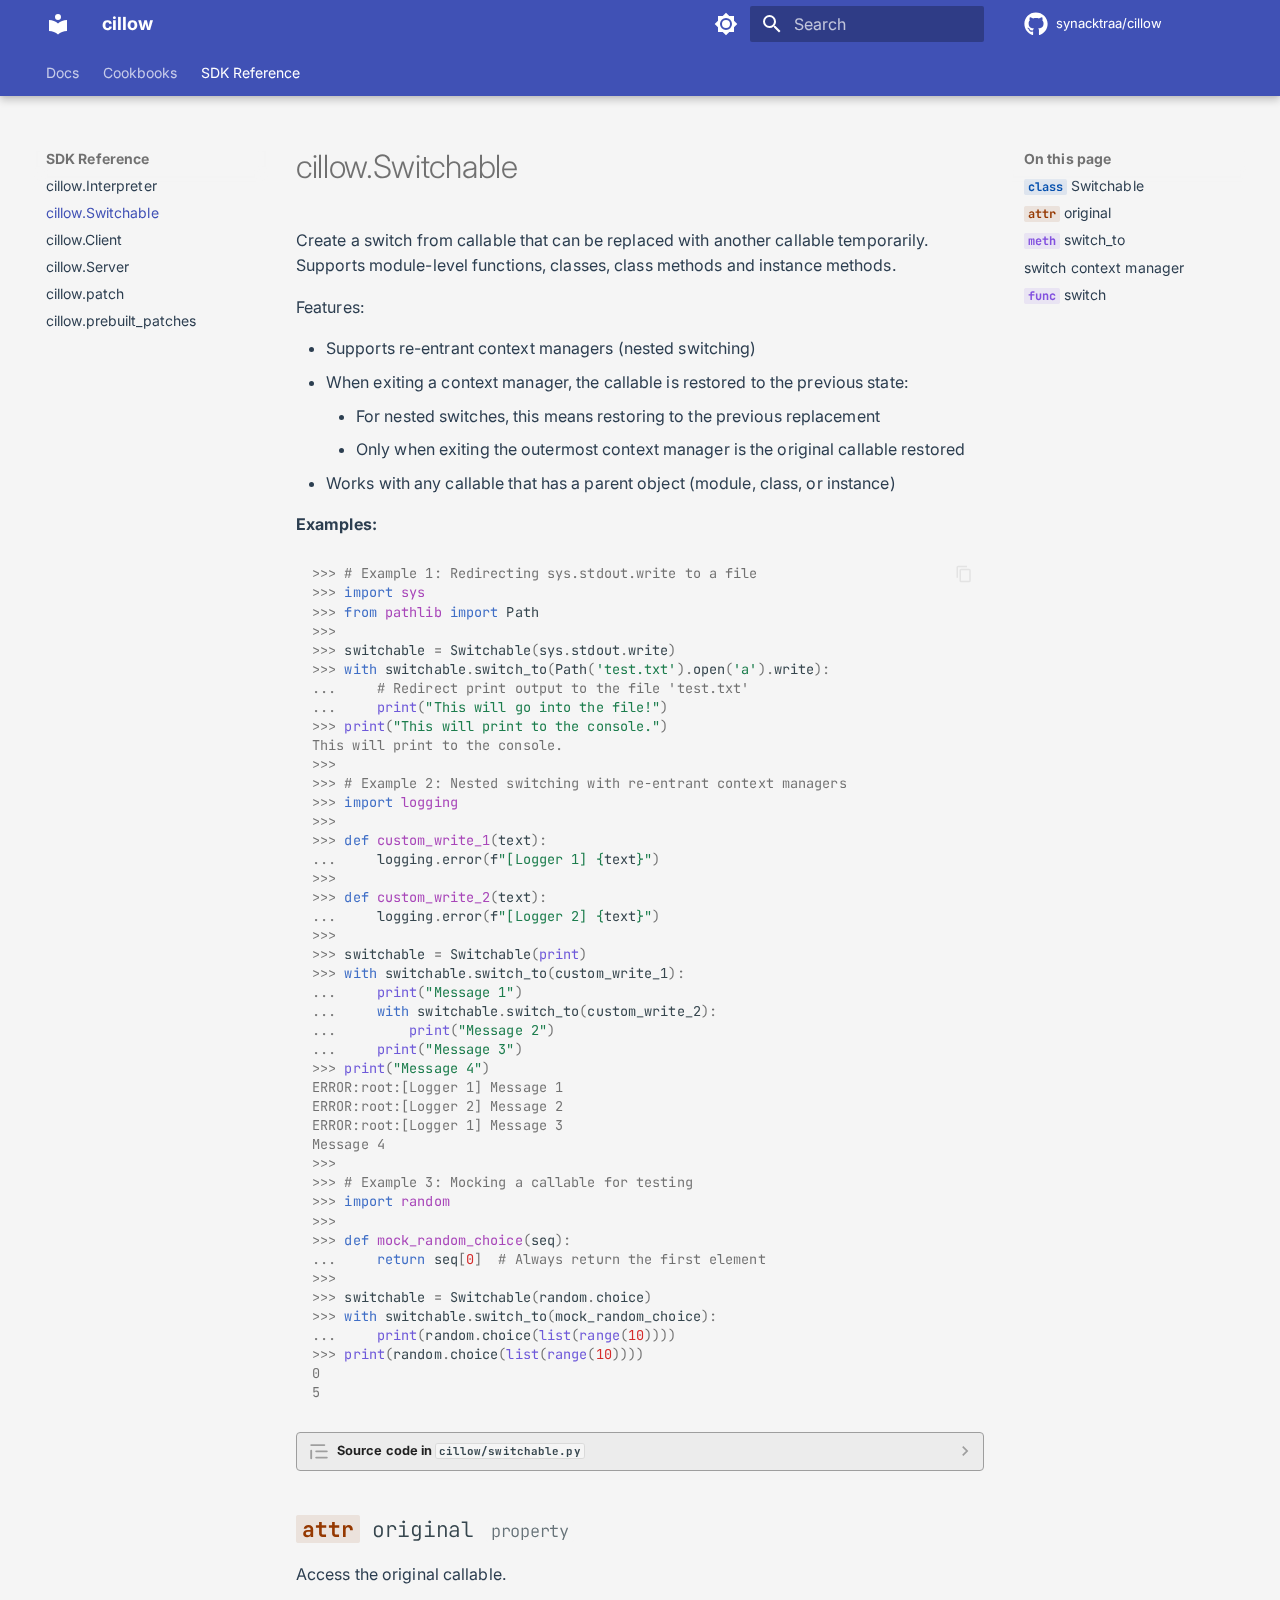
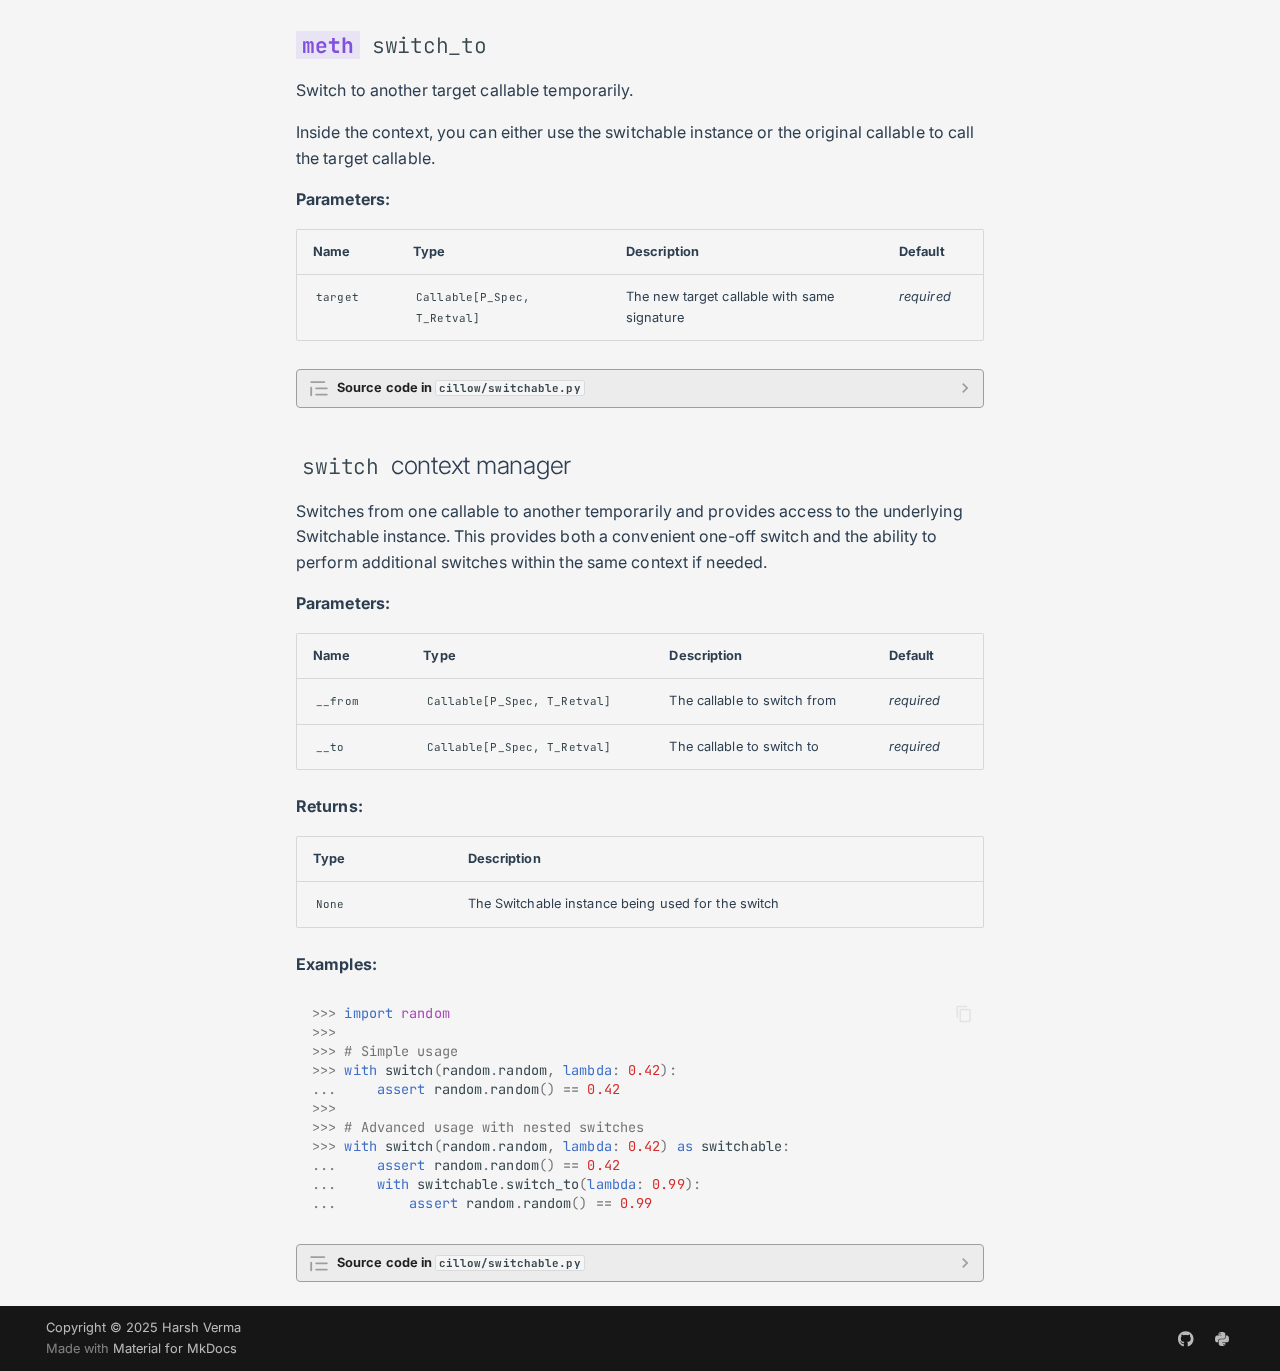
<file: sdk_reference/switchable/index.html>
<!doctype html>
<html lang="en" class="no-js">
  <head>
    
      <meta charset="utf-8">
      <meta name="viewport" content="width=device-width,initial-scale=1">
      
        <meta name="description" content="Code Interpreter Library">
      
      
        <meta name="author" content="Harsh Verma">
      
      
        <link rel="canonical" href="https://synacktraa.github.io/cillow/sdk_reference/switchable/">
      
      
        <link rel="prev" href="../interpreter/">
      
      
        <link rel="next" href="../client/">
      
      
      <link rel="icon" href="../../assets/images/favicon.png">
      <meta name="generator" content="mkdocs-1.6.1, mkdocs-material-9.5.49">
    
    
      
        <title>cillow.Switchable - cillow</title>
      
    
    
      <link rel="stylesheet" href="../../assets/stylesheets/main.6f8fc17f.min.css">
      
        
        <link rel="stylesheet" href="../../assets/stylesheets/palette.06af60db.min.css">
      
      
  
  
    
    
  
    
    
  
    
    
  
    
    
  
    
    
  
    
    
  
    
    
  
    
    
  
    
    
  
    
    
  
    
    
  
    
    
  
  
  <style>:root{--md-admonition-icon--note:url('data:image/svg+xml;charset=utf-8,<svg xmlns="http://www.w3.org/2000/svg" viewBox="0 0 16 16"><path d="M1 7.775V2.75C1 1.784 1.784 1 2.75 1h5.025c.464 0 .91.184 1.238.513l6.25 6.25a1.75 1.75 0 0 1 0 2.474l-5.026 5.026a1.75 1.75 0 0 1-2.474 0l-6.25-6.25A1.75 1.75 0 0 1 1 7.775m1.5 0c0 .066.026.13.073.177l6.25 6.25a.25.25 0 0 0 .354 0l5.025-5.025a.25.25 0 0 0 0-.354l-6.25-6.25a.25.25 0 0 0-.177-.073H2.75a.25.25 0 0 0-.25.25ZM6 5a1 1 0 1 1 0 2 1 1 0 0 1 0-2"/></svg>');--md-admonition-icon--abstract:url('data:image/svg+xml;charset=utf-8,<svg xmlns="http://www.w3.org/2000/svg" viewBox="0 0 16 16"><path d="M2.5 1.75v11.5c0 .138.112.25.25.25h3.17a.75.75 0 0 1 0 1.5H2.75A1.75 1.75 0 0 1 1 13.25V1.75C1 .784 1.784 0 2.75 0h8.5C12.216 0 13 .784 13 1.75v7.736a.75.75 0 0 1-1.5 0V1.75a.25.25 0 0 0-.25-.25h-8.5a.25.25 0 0 0-.25.25m13.274 9.537zl-4.557 4.45a.75.75 0 0 1-1.055-.008l-1.943-1.95a.75.75 0 0 1 1.062-1.058l1.419 1.425 4.026-3.932a.75.75 0 1 1 1.048 1.074M4.75 4h4.5a.75.75 0 0 1 0 1.5h-4.5a.75.75 0 0 1 0-1.5M4 7.75A.75.75 0 0 1 4.75 7h2a.75.75 0 0 1 0 1.5h-2A.75.75 0 0 1 4 7.75"/></svg>');--md-admonition-icon--info:url('data:image/svg+xml;charset=utf-8,<svg xmlns="http://www.w3.org/2000/svg" viewBox="0 0 16 16"><path d="M0 8a8 8 0 1 1 16 0A8 8 0 0 1 0 8m8-6.5a6.5 6.5 0 1 0 0 13 6.5 6.5 0 0 0 0-13M6.5 7.75A.75.75 0 0 1 7.25 7h1a.75.75 0 0 1 .75.75v2.75h.25a.75.75 0 0 1 0 1.5h-2a.75.75 0 0 1 0-1.5h.25v-2h-.25a.75.75 0 0 1-.75-.75M8 6a1 1 0 1 1 0-2 1 1 0 0 1 0 2"/></svg>');--md-admonition-icon--tip:url('data:image/svg+xml;charset=utf-8,<svg xmlns="http://www.w3.org/2000/svg" viewBox="0 0 16 16"><path d="M3.499.75a.75.75 0 0 1 1.5 0v.996C5.9 2.903 6.793 3.65 7.662 4.376l.24.202c-.036-.694.055-1.422.426-2.163C9.1.873 10.794-.045 12.622.26 14.408.558 16 1.94 16 4.25c0 1.278-.954 2.575-2.44 2.734l.146.508.065.22c.203.701.412 1.455.476 2.226.142 1.707-.4 3.03-1.487 3.898C11.714 14.671 10.27 15 8.75 15h-6a.75.75 0 0 1 0-1.5h1.376a4.5 4.5 0 0 1-.563-1.191 3.84 3.84 0 0 1-.05-2.063 4.65 4.65 0 0 1-2.025-.293.75.75 0 0 1 .525-1.406c1.357.507 2.376-.006 2.698-.318l.009-.01a.747.747 0 0 1 1.06 0 .75.75 0 0 1-.012 1.074c-.912.92-.992 1.835-.768 2.586.221.74.745 1.337 1.196 1.621H8.75c1.343 0 2.398-.296 3.074-.836.635-.507 1.036-1.31.928-2.602-.05-.603-.216-1.224-.422-1.93l-.064-.221c-.12-.407-.246-.84-.353-1.29a2.4 2.4 0 0 1-.507-.441 3.1 3.1 0 0 1-.633-1.248.75.75 0 0 1 1.455-.364c.046.185.144.436.31.627.146.168.353.305.712.305.738 0 1.25-.615 1.25-1.25 0-1.47-.95-2.315-2.123-2.51-1.172-.196-2.227.387-2.706 1.345-.46.92-.27 1.774.019 3.062l.042.19.01.05c.348.443.666.949.94 1.553a.75.75 0 1 1-1.365.62c-.553-1.217-1.32-1.94-2.3-2.768L6.7 5.527c-.814-.68-1.75-1.462-2.692-2.619a3.7 3.7 0 0 0-1.023.88c-.406.495-.663 1.036-.722 1.508.116.122.306.21.591.239.388.038.797-.06 1.032-.19a.75.75 0 0 1 .728 1.31c-.515.287-1.23.439-1.906.373-.682-.067-1.473-.38-1.879-1.193L.75 5.677V5.5c0-.984.48-1.94 1.077-2.664.46-.559 1.05-1.055 1.673-1.353z"/></svg>');--md-admonition-icon--success:url('data:image/svg+xml;charset=utf-8,<svg xmlns="http://www.w3.org/2000/svg" viewBox="0 0 16 16"><path d="M13.78 4.22a.75.75 0 0 1 0 1.06l-7.25 7.25a.75.75 0 0 1-1.06 0L2.22 9.28a.75.75 0 0 1 .018-1.042.75.75 0 0 1 1.042-.018L6 10.94l6.72-6.72a.75.75 0 0 1 1.06 0"/></svg>');--md-admonition-icon--question:url('data:image/svg+xml;charset=utf-8,<svg xmlns="http://www.w3.org/2000/svg" viewBox="0 0 16 16"><path d="M0 8a8 8 0 1 1 16 0A8 8 0 0 1 0 8m8-6.5a6.5 6.5 0 1 0 0 13 6.5 6.5 0 0 0 0-13M6.92 6.085h.001a.749.749 0 1 1-1.342-.67c.169-.339.436-.701.849-.977C6.845 4.16 7.369 4 8 4a2.76 2.76 0 0 1 1.637.525c.503.377.863.965.863 1.725 0 .448-.115.83-.329 1.15-.205.307-.47.513-.692.662-.109.072-.22.138-.313.195l-.006.004a6 6 0 0 0-.26.16 1 1 0 0 0-.276.245.75.75 0 0 1-1.248-.832c.184-.264.42-.489.692-.661q.154-.1.313-.195l.007-.004c.1-.061.182-.11.258-.161a1 1 0 0 0 .277-.245C8.96 6.514 9 6.427 9 6.25a.61.61 0 0 0-.262-.525A1.27 1.27 0 0 0 8 5.5c-.369 0-.595.09-.74.187a1 1 0 0 0-.34.398M9 11a1 1 0 1 1-2 0 1 1 0 0 1 2 0"/></svg>');--md-admonition-icon--warning:url('data:image/svg+xml;charset=utf-8,<svg xmlns="http://www.w3.org/2000/svg" viewBox="0 0 16 16"><path d="M6.457 1.047c.659-1.234 2.427-1.234 3.086 0l6.082 11.378A1.75 1.75 0 0 1 14.082 15H1.918a1.75 1.75 0 0 1-1.543-2.575Zm1.763.707a.25.25 0 0 0-.44 0L1.698 13.132a.25.25 0 0 0 .22.368h12.164a.25.25 0 0 0 .22-.368Zm.53 3.996v2.5a.75.75 0 0 1-1.5 0v-2.5a.75.75 0 0 1 1.5 0M9 11a1 1 0 1 1-2 0 1 1 0 0 1 2 0"/></svg>');--md-admonition-icon--failure:url('data:image/svg+xml;charset=utf-8,<svg xmlns="http://www.w3.org/2000/svg" viewBox="0 0 16 16"><path d="M2.344 2.343za8 8 0 0 1 11.314 11.314A8.002 8.002 0 0 1 .234 10.089a8 8 0 0 1 2.11-7.746m1.06 10.253a6.5 6.5 0 1 0 9.108-9.275 6.5 6.5 0 0 0-9.108 9.275M6.03 4.97 8 6.94l1.97-1.97a.749.749 0 0 1 1.275.326.75.75 0 0 1-.215.734L9.06 8l1.97 1.97a.749.749 0 0 1-.326 1.275.75.75 0 0 1-.734-.215L8 9.06l-1.97 1.97a.749.749 0 0 1-1.275-.326.75.75 0 0 1 .215-.734L6.94 8 4.97 6.03a.75.75 0 0 1 .018-1.042.75.75 0 0 1 1.042-.018"/></svg>');--md-admonition-icon--danger:url('data:image/svg+xml;charset=utf-8,<svg xmlns="http://www.w3.org/2000/svg" viewBox="0 0 16 16"><path d="M9.504.43a1.516 1.516 0 0 1 2.437 1.713L10.415 5.5h2.123c1.57 0 2.346 1.909 1.22 3.004l-7.34 7.142a1.25 1.25 0 0 1-.871.354h-.302a1.25 1.25 0 0 1-1.157-1.723L5.633 10.5H3.462c-1.57 0-2.346-1.909-1.22-3.004zm1.047 1.074L3.286 8.571A.25.25 0 0 0 3.462 9H6.75a.75.75 0 0 1 .694 1.034l-1.713 4.188 6.982-6.793A.25.25 0 0 0 12.538 7H9.25a.75.75 0 0 1-.683-1.06l2.008-4.418.003-.006-.004-.009-.006-.006-.008-.001q-.005 0-.009.004"/></svg>');--md-admonition-icon--bug:url('data:image/svg+xml;charset=utf-8,<svg xmlns="http://www.w3.org/2000/svg" viewBox="0 0 16 16"><path d="M4.72.22a.75.75 0 0 1 1.06 0l1 .999a3.5 3.5 0 0 1 2.441 0l.999-1a.748.748 0 0 1 1.265.332.75.75 0 0 1-.205.729l-.775.776c.616.63.995 1.493.995 2.444v.327q0 .15-.025.292c.408.14.764.392 1.029.722l1.968-.787a.75.75 0 0 1 .556 1.392L13 7.258V9h2.25a.75.75 0 0 1 0 1.5H13v.5q-.002.615-.141 1.186l2.17.868a.75.75 0 0 1-.557 1.392l-2.184-.873A5 5 0 0 1 8 16a5 5 0 0 1-4.288-2.427l-2.183.873a.75.75 0 0 1-.558-1.392l2.17-.868A5 5 0 0 1 3 11v-.5H.75a.75.75 0 0 1 0-1.5H3V7.258L.971 6.446a.75.75 0 0 1 .558-1.392l1.967.787c.265-.33.62-.583 1.03-.722a1.7 1.7 0 0 1-.026-.292V4.5c0-.951.38-1.814.995-2.444L4.72 1.28a.75.75 0 0 1 0-1.06m.53 6.28a.75.75 0 0 0-.75.75V11a3.5 3.5 0 1 0 7 0V7.25a.75.75 0 0 0-.75-.75ZM6.173 5h3.654A.17.17 0 0 0 10 4.827V4.5a2 2 0 1 0-4 0v.327c0 .096.077.173.173.173"/></svg>');--md-admonition-icon--example:url('data:image/svg+xml;charset=utf-8,<svg xmlns="http://www.w3.org/2000/svg" viewBox="0 0 16 16"><path d="M5 5.782V2.5h-.25a.75.75 0 0 1 0-1.5h6.5a.75.75 0 0 1 0 1.5H11v3.282l3.666 5.76C15.619 13.04 14.543 15 12.767 15H3.233c-1.776 0-2.852-1.96-1.899-3.458Zm-2.4 6.565a.75.75 0 0 0 .633 1.153h9.534a.75.75 0 0 0 .633-1.153L12.225 10.5h-8.45ZM9.5 2.5h-3V6c0 .143-.04.283-.117.403L4.73 9h6.54L9.617 6.403A.75.75 0 0 1 9.5 6Z"/></svg>');--md-admonition-icon--quote:url('data:image/svg+xml;charset=utf-8,<svg xmlns="http://www.w3.org/2000/svg" viewBox="0 0 16 16"><path d="M1.75 2.5h10.5a.75.75 0 0 1 0 1.5H1.75a.75.75 0 0 1 0-1.5m4 5h8.5a.75.75 0 0 1 0 1.5h-8.5a.75.75 0 0 1 0-1.5m0 5h8.5a.75.75 0 0 1 0 1.5h-8.5a.75.75 0 0 1 0-1.5M2.5 7.75v6a.75.75 0 0 1-1.5 0v-6a.75.75 0 0 1 1.5 0"/></svg>');}</style>



    
    
      
    
    
      
        
        
        <link rel="preconnect" href="https://fonts.gstatic.com" crossorigin>
        <link rel="stylesheet" href="https://fonts.googleapis.com/css?family=Inter:300,300i,400,400i,700,700i%7CJetBrains+Mono:400,400i,700,700i&display=fallback">
        <style>:root{--md-text-font:"Inter";--md-code-font:"JetBrains Mono"}</style>
      
    
    
      <link rel="stylesheet" href="../../assets/_mkdocstrings.css">
    
      <link rel="stylesheet" href="../../stylesheets/extra.css">
    
    <script>__md_scope=new URL("../..",location),__md_hash=e=>[...e].reduce(((e,_)=>(e<<5)-e+_.charCodeAt(0)),0),__md_get=(e,_=localStorage,t=__md_scope)=>JSON.parse(_.getItem(t.pathname+"."+e)),__md_set=(e,_,t=localStorage,a=__md_scope)=>{try{t.setItem(a.pathname+"."+e,JSON.stringify(_))}catch(e){}}</script>
    
      

    
    
    
  </head>
  
  
    
    
      
    
    
    
    
    <body dir="ltr" data-md-color-scheme="default" data-md-color-primary="indigo" data-md-color-accent="deep-purple">
  
    
    <input class="md-toggle" data-md-toggle="drawer" type="checkbox" id="__drawer" autocomplete="off">
    <input class="md-toggle" data-md-toggle="search" type="checkbox" id="__search" autocomplete="off">
    <label class="md-overlay" for="__drawer"></label>
    <div data-md-component="skip">
      
        
        <a href="#cillow.switchable.Switchable" class="md-skip">
          Skip to content
        </a>
      
    </div>
    <div data-md-component="announce">
      
    </div>
    
    
      

  

<header class="md-header md-header--shadow md-header--lifted" data-md-component="header">
  <nav class="md-header__inner md-grid" aria-label="Header">
    <a href="../.." title="cillow" class="md-header__button md-logo" aria-label="cillow" data-md-component="logo">
      
  
  <svg xmlns="http://www.w3.org/2000/svg" viewBox="0 0 24 24"><path d="M12 8a3 3 0 0 0 3-3 3 3 0 0 0-3-3 3 3 0 0 0-3 3 3 3 0 0 0 3 3m0 3.54C9.64 9.35 6.5 8 3 8v11c3.5 0 6.64 1.35 9 3.54 2.36-2.19 5.5-3.54 9-3.54V8c-3.5 0-6.64 1.35-9 3.54"/></svg>

    </a>
    <label class="md-header__button md-icon" for="__drawer">
      
      <svg xmlns="http://www.w3.org/2000/svg" viewBox="0 0 24 24"><path d="M3 6h18v2H3zm0 5h18v2H3zm0 5h18v2H3z"/></svg>
    </label>
    <div class="md-header__title" data-md-component="header-title">
      <div class="md-header__ellipsis">
        <div class="md-header__topic">
          <span class="md-ellipsis">
            cillow
          </span>
        </div>
        <div class="md-header__topic" data-md-component="header-topic">
          <span class="md-ellipsis">
            
              cillow.Switchable
            
          </span>
        </div>
      </div>
    </div>
    
      
        <form class="md-header__option" data-md-component="palette">
  
    
    
    
    <input class="md-option" data-md-color-media="(prefers-color-scheme: light)" data-md-color-scheme="default" data-md-color-primary="indigo" data-md-color-accent="deep-purple"  aria-label="Switch to dark mode"  type="radio" name="__palette" id="__palette_0">
    
      <label class="md-header__button md-icon" title="Switch to dark mode" for="__palette_1" hidden>
        <svg xmlns="http://www.w3.org/2000/svg" viewBox="0 0 24 24"><path d="M12 8a4 4 0 0 0-4 4 4 4 0 0 0 4 4 4 4 0 0 0 4-4 4 4 0 0 0-4-4m0 10a6 6 0 0 1-6-6 6 6 0 0 1 6-6 6 6 0 0 1 6 6 6 6 0 0 1-6 6m8-9.31V4h-4.69L12 .69 8.69 4H4v4.69L.69 12 4 15.31V20h4.69L12 23.31 15.31 20H20v-4.69L23.31 12z"/></svg>
      </label>
    
  
    
    
    
    <input class="md-option" data-md-color-media="(prefers-color-scheme: dark)" data-md-color-scheme="slate" data-md-color-primary="blue-grey" data-md-color-accent="deep-purple"  aria-label="Switch to light mode"  type="radio" name="__palette" id="__palette_1">
    
      <label class="md-header__button md-icon" title="Switch to light mode" for="__palette_0" hidden>
        <svg xmlns="http://www.w3.org/2000/svg" viewBox="0 0 24 24"><path d="M12 18c-.89 0-1.74-.2-2.5-.55C11.56 16.5 13 14.42 13 12s-1.44-4.5-3.5-5.45C10.26 6.2 11.11 6 12 6a6 6 0 0 1 6 6 6 6 0 0 1-6 6m8-9.31V4h-4.69L12 .69 8.69 4H4v4.69L.69 12 4 15.31V20h4.69L12 23.31 15.31 20H20v-4.69L23.31 12z"/></svg>
      </label>
    
  
</form>
      
    
    
      <script>var palette=__md_get("__palette");if(palette&&palette.color){if("(prefers-color-scheme)"===palette.color.media){var media=matchMedia("(prefers-color-scheme: light)"),input=document.querySelector(media.matches?"[data-md-color-media='(prefers-color-scheme: light)']":"[data-md-color-media='(prefers-color-scheme: dark)']");palette.color.media=input.getAttribute("data-md-color-media"),palette.color.scheme=input.getAttribute("data-md-color-scheme"),palette.color.primary=input.getAttribute("data-md-color-primary"),palette.color.accent=input.getAttribute("data-md-color-accent")}for(var[key,value]of Object.entries(palette.color))document.body.setAttribute("data-md-color-"+key,value)}</script>
    
    
    
      <label class="md-header__button md-icon" for="__search">
        
        <svg xmlns="http://www.w3.org/2000/svg" viewBox="0 0 24 24"><path d="M9.5 3A6.5 6.5 0 0 1 16 9.5c0 1.61-.59 3.09-1.56 4.23l.27.27h.79l5 5-1.5 1.5-5-5v-.79l-.27-.27A6.52 6.52 0 0 1 9.5 16 6.5 6.5 0 0 1 3 9.5 6.5 6.5 0 0 1 9.5 3m0 2C7 5 5 7 5 9.5S7 14 9.5 14 14 12 14 9.5 12 5 9.5 5"/></svg>
      </label>
      <div class="md-search" data-md-component="search" role="dialog">
  <label class="md-search__overlay" for="__search"></label>
  <div class="md-search__inner" role="search">
    <form class="md-search__form" name="search">
      <input type="text" class="md-search__input" name="query" aria-label="Search" placeholder="Search" autocapitalize="off" autocorrect="off" autocomplete="off" spellcheck="false" data-md-component="search-query" required>
      <label class="md-search__icon md-icon" for="__search">
        
        <svg xmlns="http://www.w3.org/2000/svg" viewBox="0 0 24 24"><path d="M9.5 3A6.5 6.5 0 0 1 16 9.5c0 1.61-.59 3.09-1.56 4.23l.27.27h.79l5 5-1.5 1.5-5-5v-.79l-.27-.27A6.52 6.52 0 0 1 9.5 16 6.5 6.5 0 0 1 3 9.5 6.5 6.5 0 0 1 9.5 3m0 2C7 5 5 7 5 9.5S7 14 9.5 14 14 12 14 9.5 12 5 9.5 5"/></svg>
        
        <svg xmlns="http://www.w3.org/2000/svg" viewBox="0 0 24 24"><path d="M20 11v2H8l5.5 5.5-1.42 1.42L4.16 12l7.92-7.92L13.5 5.5 8 11z"/></svg>
      </label>
      <nav class="md-search__options" aria-label="Search">
        
        <button type="reset" class="md-search__icon md-icon" title="Clear" aria-label="Clear" tabindex="-1">
          
          <svg xmlns="http://www.w3.org/2000/svg" viewBox="0 0 24 24"><path d="M19 6.41 17.59 5 12 10.59 6.41 5 5 6.41 10.59 12 5 17.59 6.41 19 12 13.41 17.59 19 19 17.59 13.41 12z"/></svg>
        </button>
      </nav>
      
    </form>
    <div class="md-search__output">
      <div class="md-search__scrollwrap" tabindex="0" data-md-scrollfix>
        <div class="md-search-result" data-md-component="search-result">
          <div class="md-search-result__meta">
            Initializing search
          </div>
          <ol class="md-search-result__list" role="presentation"></ol>
        </div>
      </div>
    </div>
  </div>
</div>
    
    
      <div class="md-header__source">
        <a href="https://github.com/synacktraa/cillow" title="Go to repository" class="md-source" data-md-component="source">
  <div class="md-source__icon md-icon">
    
    <svg xmlns="http://www.w3.org/2000/svg" viewBox="0 0 496 512"><!--! Font Awesome Free 6.7.1 by @fontawesome - https://fontawesome.com License - https://fontawesome.com/license/free (Icons: CC BY 4.0, Fonts: SIL OFL 1.1, Code: MIT License) Copyright 2024 Fonticons, Inc.--><path d="M165.9 397.4c0 2-2.3 3.6-5.2 3.6-3.3.3-5.6-1.3-5.6-3.6 0-2 2.3-3.6 5.2-3.6 3-.3 5.6 1.3 5.6 3.6m-31.1-4.5c-.7 2 1.3 4.3 4.3 4.9 2.6 1 5.6 0 6.2-2s-1.3-4.3-4.3-5.2c-2.6-.7-5.5.3-6.2 2.3m44.2-1.7c-2.9.7-4.9 2.6-4.6 4.9.3 2 2.9 3.3 5.9 2.6 2.9-.7 4.9-2.6 4.6-4.6-.3-1.9-3-3.2-5.9-2.9M244.8 8C106.1 8 0 113.3 0 252c0 110.9 69.8 205.8 169.5 239.2 12.8 2.3 17.3-5.6 17.3-12.1 0-6.2-.3-40.4-.3-61.4 0 0-70 15-84.7-29.8 0 0-11.4-29.1-27.8-36.6 0 0-22.9-15.7 1.6-15.4 0 0 24.9 2 38.6 25.8 21.9 38.6 58.6 27.5 72.9 20.9 2.3-16 8.8-27.1 16-33.7-55.9-6.2-112.3-14.3-112.3-110.5 0-27.5 7.6-41.3 23.6-58.9-2.6-6.5-11.1-33.3 2.6-67.9 20.9-6.5 69 27 69 27 20-5.6 41.5-8.5 62.8-8.5s42.8 2.9 62.8 8.5c0 0 48.1-33.6 69-27 13.7 34.7 5.2 61.4 2.6 67.9 16 17.7 25.8 31.5 25.8 58.9 0 96.5-58.9 104.2-114.8 110.5 9.2 7.9 17 22.9 17 46.4 0 33.7-.3 75.4-.3 83.6 0 6.5 4.6 14.4 17.3 12.1C428.2 457.8 496 362.9 496 252 496 113.3 383.5 8 244.8 8M97.2 352.9c-1.3 1-1 3.3.7 5.2 1.6 1.6 3.9 2.3 5.2 1 1.3-1 1-3.3-.7-5.2-1.6-1.6-3.9-2.3-5.2-1m-10.8-8.1c-.7 1.3.3 2.9 2.3 3.9 1.6 1 3.6.7 4.3-.7.7-1.3-.3-2.9-2.3-3.9-2-.6-3.6-.3-4.3.7m32.4 35.6c-1.6 1.3-1 4.3 1.3 6.2 2.3 2.3 5.2 2.6 6.5 1 1.3-1.3.7-4.3-1.3-6.2-2.2-2.3-5.2-2.6-6.5-1m-11.4-14.7c-1.6 1-1.6 3.6 0 5.9s4.3 3.3 5.6 2.3c1.6-1.3 1.6-3.9 0-6.2-1.4-2.3-4-3.3-5.6-2"/></svg>
  </div>
  <div class="md-source__repository">
    synacktraa/cillow
  </div>
</a>
      </div>
    
  </nav>
  
    
      
<nav class="md-tabs" aria-label="Tabs" data-md-component="tabs">
  <div class="md-grid">
    <ul class="md-tabs__list">
      
        
  
  
  
    
    
      <li class="md-tabs__item">
        <a href="../.." class="md-tabs__link">
          
  
    
  
  Docs

        </a>
      </li>
    
  

      
        
  
  
  
    <li class="md-tabs__item">
      <a href="../../cookbooks/" class="md-tabs__link">
        
  
    
  
  Cookbooks

      </a>
    </li>
  

      
        
  
  
    
  
  
    
    
      <li class="md-tabs__item md-tabs__item--active">
        <a href="../interpreter/" class="md-tabs__link">
          
  
    
  
  SDK Reference

        </a>
      </li>
    
  

      
    </ul>
  </div>
</nav>
    
  
</header>
    
    <div class="md-container" data-md-component="container">
      
      
        
      
      <main class="md-main" data-md-component="main">
        <div class="md-main__inner md-grid">
          
            
              
              <div class="md-sidebar md-sidebar--primary" data-md-component="sidebar" data-md-type="navigation" >
                <div class="md-sidebar__scrollwrap">
                  <div class="md-sidebar__inner">
                    


  


<nav class="md-nav md-nav--primary md-nav--lifted" aria-label="Navigation" data-md-level="0">
  <label class="md-nav__title" for="__drawer">
    <a href="../.." title="cillow" class="md-nav__button md-logo" aria-label="cillow" data-md-component="logo">
      
  
  <svg xmlns="http://www.w3.org/2000/svg" viewBox="0 0 24 24"><path d="M12 8a3 3 0 0 0 3-3 3 3 0 0 0-3-3 3 3 0 0 0-3 3 3 3 0 0 0 3 3m0 3.54C9.64 9.35 6.5 8 3 8v11c3.5 0 6.64 1.35 9 3.54 2.36-2.19 5.5-3.54 9-3.54V8c-3.5 0-6.64 1.35-9 3.54"/></svg>

    </a>
    cillow
  </label>
  
    <div class="md-nav__source">
      <a href="https://github.com/synacktraa/cillow" title="Go to repository" class="md-source" data-md-component="source">
  <div class="md-source__icon md-icon">
    
    <svg xmlns="http://www.w3.org/2000/svg" viewBox="0 0 496 512"><!--! Font Awesome Free 6.7.1 by @fontawesome - https://fontawesome.com License - https://fontawesome.com/license/free (Icons: CC BY 4.0, Fonts: SIL OFL 1.1, Code: MIT License) Copyright 2024 Fonticons, Inc.--><path d="M165.9 397.4c0 2-2.3 3.6-5.2 3.6-3.3.3-5.6-1.3-5.6-3.6 0-2 2.3-3.6 5.2-3.6 3-.3 5.6 1.3 5.6 3.6m-31.1-4.5c-.7 2 1.3 4.3 4.3 4.9 2.6 1 5.6 0 6.2-2s-1.3-4.3-4.3-5.2c-2.6-.7-5.5.3-6.2 2.3m44.2-1.7c-2.9.7-4.9 2.6-4.6 4.9.3 2 2.9 3.3 5.9 2.6 2.9-.7 4.9-2.6 4.6-4.6-.3-1.9-3-3.2-5.9-2.9M244.8 8C106.1 8 0 113.3 0 252c0 110.9 69.8 205.8 169.5 239.2 12.8 2.3 17.3-5.6 17.3-12.1 0-6.2-.3-40.4-.3-61.4 0 0-70 15-84.7-29.8 0 0-11.4-29.1-27.8-36.6 0 0-22.9-15.7 1.6-15.4 0 0 24.9 2 38.6 25.8 21.9 38.6 58.6 27.5 72.9 20.9 2.3-16 8.8-27.1 16-33.7-55.9-6.2-112.3-14.3-112.3-110.5 0-27.5 7.6-41.3 23.6-58.9-2.6-6.5-11.1-33.3 2.6-67.9 20.9-6.5 69 27 69 27 20-5.6 41.5-8.5 62.8-8.5s42.8 2.9 62.8 8.5c0 0 48.1-33.6 69-27 13.7 34.7 5.2 61.4 2.6 67.9 16 17.7 25.8 31.5 25.8 58.9 0 96.5-58.9 104.2-114.8 110.5 9.2 7.9 17 22.9 17 46.4 0 33.7-.3 75.4-.3 83.6 0 6.5 4.6 14.4 17.3 12.1C428.2 457.8 496 362.9 496 252 496 113.3 383.5 8 244.8 8M97.2 352.9c-1.3 1-1 3.3.7 5.2 1.6 1.6 3.9 2.3 5.2 1 1.3-1 1-3.3-.7-5.2-1.6-1.6-3.9-2.3-5.2-1m-10.8-8.1c-.7 1.3.3 2.9 2.3 3.9 1.6 1 3.6.7 4.3-.7.7-1.3-.3-2.9-2.3-3.9-2-.6-3.6-.3-4.3.7m32.4 35.6c-1.6 1.3-1 4.3 1.3 6.2 2.3 2.3 5.2 2.6 6.5 1 1.3-1.3.7-4.3-1.3-6.2-2.2-2.3-5.2-2.6-6.5-1m-11.4-14.7c-1.6 1-1.6 3.6 0 5.9s4.3 3.3 5.6 2.3c1.6-1.3 1.6-3.9 0-6.2-1.4-2.3-4-3.3-5.6-2"/></svg>
  </div>
  <div class="md-source__repository">
    synacktraa/cillow
  </div>
</a>
    </div>
  
  <ul class="md-nav__list" data-md-scrollfix>
    
      
      
  
  
  
  
    
    
      
        
          
        
      
        
      
        
      
        
      
    
    
      
      
        
      
    
    
    <li class="md-nav__item md-nav__item--nested">
      
        
        
          
        
        <input class="md-nav__toggle md-toggle md-toggle--indeterminate" type="checkbox" id="__nav_1" >
        
          
          
          <div class="md-nav__link md-nav__container">
            <a href="../.." class="md-nav__link ">
              
  
  <span class="md-ellipsis">
    Docs
  </span>
  

            </a>
            
              
              <label class="md-nav__link " for="__nav_1" id="__nav_1_label" tabindex="0">
                <span class="md-nav__icon md-icon"></span>
              </label>
            
          </div>
        
        <nav class="md-nav" data-md-level="1" aria-labelledby="__nav_1_label" aria-expanded="false">
          <label class="md-nav__title" for="__nav_1">
            <span class="md-nav__icon md-icon"></span>
            Docs
          </label>
          <ul class="md-nav__list" data-md-scrollfix>
            
              
            
              
                
  
  
  
  
    
    
      
        
      
        
      
        
      
    
    
      
      
        
      
    
    
    <li class="md-nav__item md-nav__item--nested">
      
        
        
          
        
        <input class="md-nav__toggle md-toggle md-toggle--indeterminate" type="checkbox" id="__nav_1_2" >
        
          
          <label class="md-nav__link" for="__nav_1_2" id="__nav_1_2_label" tabindex="0">
            
  
  <span class="md-ellipsis">
    Quickstart
  </span>
  

            <span class="md-nav__icon md-icon"></span>
          </label>
        
        <nav class="md-nav" data-md-level="2" aria-labelledby="__nav_1_2_label" aria-expanded="false">
          <label class="md-nav__title" for="__nav_1_2">
            <span class="md-nav__icon md-icon"></span>
            Quickstart
          </label>
          <ul class="md-nav__list" data-md-scrollfix>
            
              
                
  
  
  
  
    <li class="md-nav__item">
      <a href="../../quickstart/using_cillow/" class="md-nav__link">
        
  
  <span class="md-ellipsis">
    Using Cillow
  </span>
  

      </a>
    </li>
  

              
            
              
                
  
  
  
  
    <li class="md-nav__item">
      <a href="../../quickstart/custom_patches/" class="md-nav__link">
        
  
  <span class="md-ellipsis">
    Custom Patches
  </span>
  

      </a>
    </li>
  

              
            
              
                
  
  
  
  
    <li class="md-nav__item">
      <a href="../../quickstart/connecting_LLM_%26_Frameworks/" class="md-nav__link">
        
  
  <span class="md-ellipsis">
    Connecting LLMs & Frameworks
  </span>
  

      </a>
    </li>
  

              
            
          </ul>
        </nav>
      
    </li>
  

              
            
              
                
  
  
  
  
    <li class="md-nav__item">
      <a href="../../sandboxing_the_server/" class="md-nav__link">
        
  
  <span class="md-ellipsis">
    Sandboxing The Server
  </span>
  

      </a>
    </li>
  

              
            
              
                
  
  
  
  
    <li class="md-nav__item">
      <a href="../../supported_languages/" class="md-nav__link">
        
  
  <span class="md-ellipsis">
    Supported Languages
  </span>
  

      </a>
    </li>
  

              
            
          </ul>
        </nav>
      
    </li>
  

    
      
      
  
  
  
  
    <li class="md-nav__item">
      <a href="../../cookbooks/" class="md-nav__link">
        
  
  <span class="md-ellipsis">
    Cookbooks
  </span>
  

      </a>
    </li>
  

    
      
      
  
  
    
  
  
  
    
    
      
        
      
        
      
        
      
        
      
        
      
        
      
    
    
      
        
        
      
      
        
      
    
    
    <li class="md-nav__item md-nav__item--active md-nav__item--section md-nav__item--nested">
      
        
        
        <input class="md-nav__toggle md-toggle " type="checkbox" id="__nav_3" checked>
        
          
          <label class="md-nav__link" for="__nav_3" id="__nav_3_label" tabindex="">
            
  
  <span class="md-ellipsis">
    SDK Reference
  </span>
  

            <span class="md-nav__icon md-icon"></span>
          </label>
        
        <nav class="md-nav" data-md-level="1" aria-labelledby="__nav_3_label" aria-expanded="true">
          <label class="md-nav__title" for="__nav_3">
            <span class="md-nav__icon md-icon"></span>
            SDK Reference
          </label>
          <ul class="md-nav__list" data-md-scrollfix>
            
              
                
  
  
  
  
    <li class="md-nav__item">
      <a href="../interpreter/" class="md-nav__link">
        
  
  <span class="md-ellipsis">
    cillow.Interpreter
  </span>
  

      </a>
    </li>
  

              
            
              
                
  
  
    
  
  
  
    <li class="md-nav__item md-nav__item--active">
      
      <input class="md-nav__toggle md-toggle" type="checkbox" id="__toc">
      
      
      
        <label class="md-nav__link md-nav__link--active" for="__toc">
          
  
  <span class="md-ellipsis">
    cillow.Switchable
  </span>
  

          <span class="md-nav__icon md-icon"></span>
        </label>
      
      <a href="./" class="md-nav__link md-nav__link--active">
        
  
  <span class="md-ellipsis">
    cillow.Switchable
  </span>
  

      </a>
      
        

  

<nav class="md-nav md-nav--secondary" aria-label="On this page">
  
  
  
  
    <label class="md-nav__title" for="__toc">
      <span class="md-nav__icon md-icon"></span>
      On this page
    </label>
    <ul class="md-nav__list" data-md-component="toc" data-md-scrollfix>
      
        <li class="md-nav__item">
  <a href="#cillow.switchable.Switchable" class="md-nav__link">
    <span class="md-ellipsis">
      <code class="doc-symbol doc-symbol-toc doc-symbol-class"></code>&nbsp;Switchable
    </span>
  </a>
  
</li>
      
        <li class="md-nav__item">
  <a href="#cillow.switchable.Switchable.original" class="md-nav__link">
    <span class="md-ellipsis">
      <code class="doc-symbol doc-symbol-toc doc-symbol-attribute"></code>&nbsp;original
    </span>
  </a>
  
</li>
      
        <li class="md-nav__item">
  <a href="#cillow.switchable.Switchable.switch_to" class="md-nav__link">
    <span class="md-ellipsis">
      <code class="doc-symbol doc-symbol-toc doc-symbol-method"></code>&nbsp;switch_to
    </span>
  </a>
  
</li>
      
        <li class="md-nav__item">
  <a href="#switch-context-manager" class="md-nav__link">
    <span class="md-ellipsis">
      switch context manager
    </span>
  </a>
  
</li>
      
        <li class="md-nav__item">
  <a href="#cillow.switchable.switch" class="md-nav__link">
    <span class="md-ellipsis">
      <code class="doc-symbol doc-symbol-toc doc-symbol-function"></code>&nbsp;switch
    </span>
  </a>
  
</li>
      
    </ul>
  
</nav>
      
    </li>
  

              
            
              
                
  
  
  
  
    <li class="md-nav__item">
      <a href="../client/" class="md-nav__link">
        
  
  <span class="md-ellipsis">
    cillow.Client
  </span>
  

      </a>
    </li>
  

              
            
              
                
  
  
  
  
    <li class="md-nav__item">
      <a href="../server/" class="md-nav__link">
        
  
  <span class="md-ellipsis">
    cillow.Server
  </span>
  

      </a>
    </li>
  

              
            
              
                
  
  
  
  
    <li class="md-nav__item">
      <a href="../patch/" class="md-nav__link">
        
  
  <span class="md-ellipsis">
    cillow.patch
  </span>
  

      </a>
    </li>
  

              
            
              
                
  
  
  
  
    <li class="md-nav__item">
      <a href="../prebuilt_patches/" class="md-nav__link">
        
  
  <span class="md-ellipsis">
    cillow.prebuilt_patches
  </span>
  

      </a>
    </li>
  

              
            
          </ul>
        </nav>
      
    </li>
  

    
  </ul>
</nav>
                  </div>
                </div>
              </div>
            
            
              
              <div class="md-sidebar md-sidebar--secondary" data-md-component="sidebar" data-md-type="toc" >
                <div class="md-sidebar__scrollwrap">
                  <div class="md-sidebar__inner">
                    

  

<nav class="md-nav md-nav--secondary" aria-label="On this page">
  
  
  
  
    <label class="md-nav__title" for="__toc">
      <span class="md-nav__icon md-icon"></span>
      On this page
    </label>
    <ul class="md-nav__list" data-md-component="toc" data-md-scrollfix>
      
        <li class="md-nav__item">
  <a href="#cillow.switchable.Switchable" class="md-nav__link">
    <span class="md-ellipsis">
      <code class="doc-symbol doc-symbol-toc doc-symbol-class"></code>&nbsp;Switchable
    </span>
  </a>
  
</li>
      
        <li class="md-nav__item">
  <a href="#cillow.switchable.Switchable.original" class="md-nav__link">
    <span class="md-ellipsis">
      <code class="doc-symbol doc-symbol-toc doc-symbol-attribute"></code>&nbsp;original
    </span>
  </a>
  
</li>
      
        <li class="md-nav__item">
  <a href="#cillow.switchable.Switchable.switch_to" class="md-nav__link">
    <span class="md-ellipsis">
      <code class="doc-symbol doc-symbol-toc doc-symbol-method"></code>&nbsp;switch_to
    </span>
  </a>
  
</li>
      
        <li class="md-nav__item">
  <a href="#switch-context-manager" class="md-nav__link">
    <span class="md-ellipsis">
      switch context manager
    </span>
  </a>
  
</li>
      
        <li class="md-nav__item">
  <a href="#cillow.switchable.switch" class="md-nav__link">
    <span class="md-ellipsis">
      <code class="doc-symbol doc-symbol-toc doc-symbol-function"></code>&nbsp;switch
    </span>
  </a>
  
</li>
      
    </ul>
  
</nav>
                  </div>
                </div>
              </div>
            
          
          
            <div class="md-content" data-md-component="content">
              <article class="md-content__inner md-typeset">
                
                  

  
  


  <h1>cillow.Switchable</h1>

<div class="doc doc-object doc-class">



<a id="cillow.switchable.Switchable"></a>
    <div class="doc doc-contents first">


        <p>Create a switch from callable that can be replaced with another callable temporarily.
Supports module-level functions, classes, class methods and instance methods.</p>
<p>Features:</p>
<ul>
<li>Supports re-entrant context managers (nested switching)</li>
<li>When exiting a context manager, the callable is restored to the previous state:<ul>
<li>For nested switches, this means restoring to the previous replacement</li>
<li>Only when exiting the outermost context manager is the original callable restored</li>
</ul>
</li>
<li>Works with any callable that has a parent object (module, class, or instance)</li>
</ul>


<p><span class="doc-section-title">Examples:</span></p>
    <div class="language-pycon highlight"><pre><span></span><code><span id="__span-0-1"><a id="__codelineno-0-1" name="__codelineno-0-1" href="#__codelineno-0-1"></a><span class="gp">&gt;&gt;&gt; </span><span class="c1"># Example 1: Redirecting sys.stdout.write to a file</span>
</span><span id="__span-0-2"><a id="__codelineno-0-2" name="__codelineno-0-2" href="#__codelineno-0-2"></a><span class="gp">&gt;&gt;&gt; </span><span class="kn">import</span> <span class="nn">sys</span>
</span><span id="__span-0-3"><a id="__codelineno-0-3" name="__codelineno-0-3" href="#__codelineno-0-3"></a><span class="gp">&gt;&gt;&gt; </span><span class="kn">from</span> <span class="nn">pathlib</span> <span class="kn">import</span> <span class="n">Path</span>
</span><span id="__span-0-4"><a id="__codelineno-0-4" name="__codelineno-0-4" href="#__codelineno-0-4"></a><span class="gp">&gt;&gt;&gt;</span>
</span><span id="__span-0-5"><a id="__codelineno-0-5" name="__codelineno-0-5" href="#__codelineno-0-5"></a><span class="gp">&gt;&gt;&gt; </span><span class="n">switchable</span> <span class="o">=</span> <span class="n">Switchable</span><span class="p">(</span><span class="n">sys</span><span class="o">.</span><span class="n">stdout</span><span class="o">.</span><span class="n">write</span><span class="p">)</span>
</span><span id="__span-0-6"><a id="__codelineno-0-6" name="__codelineno-0-6" href="#__codelineno-0-6"></a><span class="gp">&gt;&gt;&gt; </span><span class="k">with</span> <span class="n">switchable</span><span class="o">.</span><span class="n">switch_to</span><span class="p">(</span><span class="n">Path</span><span class="p">(</span><span class="s1">&#39;test.txt&#39;</span><span class="p">)</span><span class="o">.</span><span class="n">open</span><span class="p">(</span><span class="s1">&#39;a&#39;</span><span class="p">)</span><span class="o">.</span><span class="n">write</span><span class="p">):</span>
</span><span id="__span-0-7"><a id="__codelineno-0-7" name="__codelineno-0-7" href="#__codelineno-0-7"></a><span class="gp">... </span>    <span class="c1"># Redirect print output to the file &#39;test.txt&#39;</span>
</span><span id="__span-0-8"><a id="__codelineno-0-8" name="__codelineno-0-8" href="#__codelineno-0-8"></a><span class="gp">... </span>    <span class="nb">print</span><span class="p">(</span><span class="s2">&quot;This will go into the file!&quot;</span><span class="p">)</span>
</span><span id="__span-0-9"><a id="__codelineno-0-9" name="__codelineno-0-9" href="#__codelineno-0-9"></a><span class="gp">&gt;&gt;&gt; </span><span class="nb">print</span><span class="p">(</span><span class="s2">&quot;This will print to the console.&quot;</span><span class="p">)</span>
</span><span id="__span-0-10"><a id="__codelineno-0-10" name="__codelineno-0-10" href="#__codelineno-0-10"></a><span class="go">This will print to the console.</span>
</span><span id="__span-0-11"><a id="__codelineno-0-11" name="__codelineno-0-11" href="#__codelineno-0-11"></a><span class="gp">&gt;&gt;&gt;</span>
</span><span id="__span-0-12"><a id="__codelineno-0-12" name="__codelineno-0-12" href="#__codelineno-0-12"></a><span class="gp">&gt;&gt;&gt; </span><span class="c1"># Example 2: Nested switching with re-entrant context managers</span>
</span><span id="__span-0-13"><a id="__codelineno-0-13" name="__codelineno-0-13" href="#__codelineno-0-13"></a><span class="gp">&gt;&gt;&gt; </span><span class="kn">import</span> <span class="nn">logging</span>
</span><span id="__span-0-14"><a id="__codelineno-0-14" name="__codelineno-0-14" href="#__codelineno-0-14"></a><span class="gp">&gt;&gt;&gt;</span>
</span><span id="__span-0-15"><a id="__codelineno-0-15" name="__codelineno-0-15" href="#__codelineno-0-15"></a><span class="gp">&gt;&gt;&gt; </span><span class="k">def</span> <span class="nf">custom_write_1</span><span class="p">(</span><span class="n">text</span><span class="p">):</span>
</span><span id="__span-0-16"><a id="__codelineno-0-16" name="__codelineno-0-16" href="#__codelineno-0-16"></a><span class="gp">... </span>    <span class="n">logging</span><span class="o">.</span><span class="n">error</span><span class="p">(</span><span class="sa">f</span><span class="s2">&quot;[Logger 1] </span><span class="si">{</span><span class="n">text</span><span class="si">}</span><span class="s2">&quot;</span><span class="p">)</span>
</span><span id="__span-0-17"><a id="__codelineno-0-17" name="__codelineno-0-17" href="#__codelineno-0-17"></a><span class="gp">&gt;&gt;&gt;</span>
</span><span id="__span-0-18"><a id="__codelineno-0-18" name="__codelineno-0-18" href="#__codelineno-0-18"></a><span class="gp">&gt;&gt;&gt; </span><span class="k">def</span> <span class="nf">custom_write_2</span><span class="p">(</span><span class="n">text</span><span class="p">):</span>
</span><span id="__span-0-19"><a id="__codelineno-0-19" name="__codelineno-0-19" href="#__codelineno-0-19"></a><span class="gp">... </span>    <span class="n">logging</span><span class="o">.</span><span class="n">error</span><span class="p">(</span><span class="sa">f</span><span class="s2">&quot;[Logger 2] </span><span class="si">{</span><span class="n">text</span><span class="si">}</span><span class="s2">&quot;</span><span class="p">)</span>
</span><span id="__span-0-20"><a id="__codelineno-0-20" name="__codelineno-0-20" href="#__codelineno-0-20"></a><span class="gp">&gt;&gt;&gt;</span>
</span><span id="__span-0-21"><a id="__codelineno-0-21" name="__codelineno-0-21" href="#__codelineno-0-21"></a><span class="gp">&gt;&gt;&gt; </span><span class="n">switchable</span> <span class="o">=</span> <span class="n">Switchable</span><span class="p">(</span><span class="nb">print</span><span class="p">)</span>
</span><span id="__span-0-22"><a id="__codelineno-0-22" name="__codelineno-0-22" href="#__codelineno-0-22"></a><span class="gp">&gt;&gt;&gt; </span><span class="k">with</span> <span class="n">switchable</span><span class="o">.</span><span class="n">switch_to</span><span class="p">(</span><span class="n">custom_write_1</span><span class="p">):</span>
</span><span id="__span-0-23"><a id="__codelineno-0-23" name="__codelineno-0-23" href="#__codelineno-0-23"></a><span class="gp">... </span>    <span class="nb">print</span><span class="p">(</span><span class="s2">&quot;Message 1&quot;</span><span class="p">)</span>
</span><span id="__span-0-24"><a id="__codelineno-0-24" name="__codelineno-0-24" href="#__codelineno-0-24"></a><span class="gp">... </span>    <span class="k">with</span> <span class="n">switchable</span><span class="o">.</span><span class="n">switch_to</span><span class="p">(</span><span class="n">custom_write_2</span><span class="p">):</span>
</span><span id="__span-0-25"><a id="__codelineno-0-25" name="__codelineno-0-25" href="#__codelineno-0-25"></a><span class="gp">... </span>        <span class="nb">print</span><span class="p">(</span><span class="s2">&quot;Message 2&quot;</span><span class="p">)</span>
</span><span id="__span-0-26"><a id="__codelineno-0-26" name="__codelineno-0-26" href="#__codelineno-0-26"></a><span class="gp">... </span>    <span class="nb">print</span><span class="p">(</span><span class="s2">&quot;Message 3&quot;</span><span class="p">)</span>
</span><span id="__span-0-27"><a id="__codelineno-0-27" name="__codelineno-0-27" href="#__codelineno-0-27"></a><span class="gp">&gt;&gt;&gt; </span><span class="nb">print</span><span class="p">(</span><span class="s2">&quot;Message 4&quot;</span><span class="p">)</span>
</span><span id="__span-0-28"><a id="__codelineno-0-28" name="__codelineno-0-28" href="#__codelineno-0-28"></a><span class="go">ERROR:root:[Logger 1] Message 1</span>
</span><span id="__span-0-29"><a id="__codelineno-0-29" name="__codelineno-0-29" href="#__codelineno-0-29"></a><span class="go">ERROR:root:[Logger 2] Message 2</span>
</span><span id="__span-0-30"><a id="__codelineno-0-30" name="__codelineno-0-30" href="#__codelineno-0-30"></a><span class="go">ERROR:root:[Logger 1] Message 3</span>
</span><span id="__span-0-31"><a id="__codelineno-0-31" name="__codelineno-0-31" href="#__codelineno-0-31"></a><span class="go">Message 4</span>
</span><span id="__span-0-32"><a id="__codelineno-0-32" name="__codelineno-0-32" href="#__codelineno-0-32"></a><span class="gp">&gt;&gt;&gt;</span>
</span><span id="__span-0-33"><a id="__codelineno-0-33" name="__codelineno-0-33" href="#__codelineno-0-33"></a><span class="gp">&gt;&gt;&gt; </span><span class="c1"># Example 3: Mocking a callable for testing</span>
</span><span id="__span-0-34"><a id="__codelineno-0-34" name="__codelineno-0-34" href="#__codelineno-0-34"></a><span class="gp">&gt;&gt;&gt; </span><span class="kn">import</span> <span class="nn">random</span>
</span><span id="__span-0-35"><a id="__codelineno-0-35" name="__codelineno-0-35" href="#__codelineno-0-35"></a><span class="gp">&gt;&gt;&gt;</span>
</span><span id="__span-0-36"><a id="__codelineno-0-36" name="__codelineno-0-36" href="#__codelineno-0-36"></a><span class="gp">&gt;&gt;&gt; </span><span class="k">def</span> <span class="nf">mock_random_choice</span><span class="p">(</span><span class="n">seq</span><span class="p">):</span>
</span><span id="__span-0-37"><a id="__codelineno-0-37" name="__codelineno-0-37" href="#__codelineno-0-37"></a><span class="gp">... </span>    <span class="k">return</span> <span class="n">seq</span><span class="p">[</span><span class="mi">0</span><span class="p">]</span>  <span class="c1"># Always return the first element</span>
</span><span id="__span-0-38"><a id="__codelineno-0-38" name="__codelineno-0-38" href="#__codelineno-0-38"></a><span class="gp">&gt;&gt;&gt;</span>
</span><span id="__span-0-39"><a id="__codelineno-0-39" name="__codelineno-0-39" href="#__codelineno-0-39"></a><span class="gp">&gt;&gt;&gt; </span><span class="n">switchable</span> <span class="o">=</span> <span class="n">Switchable</span><span class="p">(</span><span class="n">random</span><span class="o">.</span><span class="n">choice</span><span class="p">)</span>
</span><span id="__span-0-40"><a id="__codelineno-0-40" name="__codelineno-0-40" href="#__codelineno-0-40"></a><span class="gp">&gt;&gt;&gt; </span><span class="k">with</span> <span class="n">switchable</span><span class="o">.</span><span class="n">switch_to</span><span class="p">(</span><span class="n">mock_random_choice</span><span class="p">):</span>
</span><span id="__span-0-41"><a id="__codelineno-0-41" name="__codelineno-0-41" href="#__codelineno-0-41"></a><span class="gp">... </span>    <span class="nb">print</span><span class="p">(</span><span class="n">random</span><span class="o">.</span><span class="n">choice</span><span class="p">(</span><span class="nb">list</span><span class="p">(</span><span class="nb">range</span><span class="p">(</span><span class="mi">10</span><span class="p">))))</span>
</span><span id="__span-0-42"><a id="__codelineno-0-42" name="__codelineno-0-42" href="#__codelineno-0-42"></a><span class="gp">&gt;&gt;&gt; </span><span class="nb">print</span><span class="p">(</span><span class="n">random</span><span class="o">.</span><span class="n">choice</span><span class="p">(</span><span class="nb">list</span><span class="p">(</span><span class="nb">range</span><span class="p">(</span><span class="mi">10</span><span class="p">))))</span>
</span><span id="__span-0-43"><a id="__codelineno-0-43" name="__codelineno-0-43" href="#__codelineno-0-43"></a><span class="go">0</span>
</span><span id="__span-0-44"><a id="__codelineno-0-44" name="__codelineno-0-44" href="#__codelineno-0-44"></a><span class="go">5</span>
</span></code></pre></div>






              <details class="quote">
                <summary>Source code in <code>cillow/switchable.py</code></summary>
                <div class="language-python highlight"><table class="highlighttable"><tr><td class="linenos"><div class="linenodiv"><pre><span></span><span class="normal"><a href="#__codelineno-0-14"> 14</a></span>
<span class="normal"><a href="#__codelineno-0-15"> 15</a></span>
<span class="normal"><a href="#__codelineno-0-16"> 16</a></span>
<span class="normal"><a href="#__codelineno-0-17"> 17</a></span>
<span class="normal"><a href="#__codelineno-0-18"> 18</a></span>
<span class="normal"><a href="#__codelineno-0-19"> 19</a></span>
<span class="normal"><a href="#__codelineno-0-20"> 20</a></span>
<span class="normal"><a href="#__codelineno-0-21"> 21</a></span>
<span class="normal"><a href="#__codelineno-0-22"> 22</a></span>
<span class="normal"><a href="#__codelineno-0-23"> 23</a></span>
<span class="normal"><a href="#__codelineno-0-24"> 24</a></span>
<span class="normal"><a href="#__codelineno-0-25"> 25</a></span>
<span class="normal"><a href="#__codelineno-0-26"> 26</a></span>
<span class="normal"><a href="#__codelineno-0-27"> 27</a></span>
<span class="normal"><a href="#__codelineno-0-28"> 28</a></span>
<span class="normal"><a href="#__codelineno-0-29"> 29</a></span>
<span class="normal"><a href="#__codelineno-0-30"> 30</a></span>
<span class="normal"><a href="#__codelineno-0-31"> 31</a></span>
<span class="normal"><a href="#__codelineno-0-32"> 32</a></span>
<span class="normal"><a href="#__codelineno-0-33"> 33</a></span>
<span class="normal"><a href="#__codelineno-0-34"> 34</a></span>
<span class="normal"><a href="#__codelineno-0-35"> 35</a></span>
<span class="normal"><a href="#__codelineno-0-36"> 36</a></span>
<span class="normal"><a href="#__codelineno-0-37"> 37</a></span>
<span class="normal"><a href="#__codelineno-0-38"> 38</a></span>
<span class="normal"><a href="#__codelineno-0-39"> 39</a></span>
<span class="normal"><a href="#__codelineno-0-40"> 40</a></span>
<span class="normal"><a href="#__codelineno-0-41"> 41</a></span>
<span class="normal"><a href="#__codelineno-0-42"> 42</a></span>
<span class="normal"><a href="#__codelineno-0-43"> 43</a></span>
<span class="normal"><a href="#__codelineno-0-44"> 44</a></span>
<span class="normal"><a href="#__codelineno-0-45"> 45</a></span>
<span class="normal"><a href="#__codelineno-0-46"> 46</a></span>
<span class="normal"><a href="#__codelineno-0-47"> 47</a></span>
<span class="normal"><a href="#__codelineno-0-48"> 48</a></span>
<span class="normal"><a href="#__codelineno-0-49"> 49</a></span>
<span class="normal"><a href="#__codelineno-0-50"> 50</a></span>
<span class="normal"><a href="#__codelineno-0-51"> 51</a></span>
<span class="normal"><a href="#__codelineno-0-52"> 52</a></span>
<span class="normal"><a href="#__codelineno-0-53"> 53</a></span>
<span class="normal"><a href="#__codelineno-0-54"> 54</a></span>
<span class="normal"><a href="#__codelineno-0-55"> 55</a></span>
<span class="normal"><a href="#__codelineno-0-56"> 56</a></span>
<span class="normal"><a href="#__codelineno-0-57"> 57</a></span>
<span class="normal"><a href="#__codelineno-0-58"> 58</a></span>
<span class="normal"><a href="#__codelineno-0-59"> 59</a></span>
<span class="normal"><a href="#__codelineno-0-60"> 60</a></span>
<span class="normal"><a href="#__codelineno-0-61"> 61</a></span>
<span class="normal"><a href="#__codelineno-0-62"> 62</a></span>
<span class="normal"><a href="#__codelineno-0-63"> 63</a></span>
<span class="normal"><a href="#__codelineno-0-64"> 64</a></span>
<span class="normal"><a href="#__codelineno-0-65"> 65</a></span>
<span class="normal"><a href="#__codelineno-0-66"> 66</a></span>
<span class="normal"><a href="#__codelineno-0-67"> 67</a></span>
<span class="normal"><a href="#__codelineno-0-68"> 68</a></span>
<span class="normal"><a href="#__codelineno-0-69"> 69</a></span>
<span class="normal"><a href="#__codelineno-0-70"> 70</a></span>
<span class="normal"><a href="#__codelineno-0-71"> 71</a></span>
<span class="normal"><a href="#__codelineno-0-72"> 72</a></span>
<span class="normal"><a href="#__codelineno-0-73"> 73</a></span>
<span class="normal"><a href="#__codelineno-0-74"> 74</a></span>
<span class="normal"><a href="#__codelineno-0-75"> 75</a></span>
<span class="normal"><a href="#__codelineno-0-76"> 76</a></span>
<span class="normal"><a href="#__codelineno-0-77"> 77</a></span>
<span class="normal"><a href="#__codelineno-0-78"> 78</a></span>
<span class="normal"><a href="#__codelineno-0-79"> 79</a></span>
<span class="normal"><a href="#__codelineno-0-80"> 80</a></span>
<span class="normal"><a href="#__codelineno-0-81"> 81</a></span>
<span class="normal"><a href="#__codelineno-0-82"> 82</a></span>
<span class="normal"><a href="#__codelineno-0-83"> 83</a></span>
<span class="normal"><a href="#__codelineno-0-84"> 84</a></span>
<span class="normal"><a href="#__codelineno-0-85"> 85</a></span>
<span class="normal"><a href="#__codelineno-0-86"> 86</a></span>
<span class="normal"><a href="#__codelineno-0-87"> 87</a></span>
<span class="normal"><a href="#__codelineno-0-88"> 88</a></span>
<span class="normal"><a href="#__codelineno-0-89"> 89</a></span>
<span class="normal"><a href="#__codelineno-0-90"> 90</a></span>
<span class="normal"><a href="#__codelineno-0-91"> 91</a></span>
<span class="normal"><a href="#__codelineno-0-92"> 92</a></span>
<span class="normal"><a href="#__codelineno-0-93"> 93</a></span>
<span class="normal"><a href="#__codelineno-0-94"> 94</a></span>
<span class="normal"><a href="#__codelineno-0-95"> 95</a></span>
<span class="normal"><a href="#__codelineno-0-96"> 96</a></span>
<span class="normal"><a href="#__codelineno-0-97"> 97</a></span>
<span class="normal"><a href="#__codelineno-0-98"> 98</a></span>
<span class="normal"><a href="#__codelineno-0-99"> 99</a></span>
<span class="normal"><a href="#__codelineno-0-100">100</a></span>
<span class="normal"><a href="#__codelineno-0-101">101</a></span>
<span class="normal"><a href="#__codelineno-0-102">102</a></span>
<span class="normal"><a href="#__codelineno-0-103">103</a></span>
<span class="normal"><a href="#__codelineno-0-104">104</a></span>
<span class="normal"><a href="#__codelineno-0-105">105</a></span>
<span class="normal"><a href="#__codelineno-0-106">106</a></span>
<span class="normal"><a href="#__codelineno-0-107">107</a></span>
<span class="normal"><a href="#__codelineno-0-108">108</a></span>
<span class="normal"><a href="#__codelineno-0-109">109</a></span>
<span class="normal"><a href="#__codelineno-0-110">110</a></span>
<span class="normal"><a href="#__codelineno-0-111">111</a></span>
<span class="normal"><a href="#__codelineno-0-112">112</a></span>
<span class="normal"><a href="#__codelineno-0-113">113</a></span>
<span class="normal"><a href="#__codelineno-0-114">114</a></span>
<span class="normal"><a href="#__codelineno-0-115">115</a></span>
<span class="normal"><a href="#__codelineno-0-116">116</a></span>
<span class="normal"><a href="#__codelineno-0-117">117</a></span>
<span class="normal"><a href="#__codelineno-0-118">118</a></span>
<span class="normal"><a href="#__codelineno-0-119">119</a></span>
<span class="normal"><a href="#__codelineno-0-120">120</a></span>
<span class="normal"><a href="#__codelineno-0-121">121</a></span>
<span class="normal"><a href="#__codelineno-0-122">122</a></span>
<span class="normal"><a href="#__codelineno-0-123">123</a></span>
<span class="normal"><a href="#__codelineno-0-124">124</a></span>
<span class="normal"><a href="#__codelineno-0-125">125</a></span>
<span class="normal"><a href="#__codelineno-0-126">126</a></span>
<span class="normal"><a href="#__codelineno-0-127">127</a></span>
<span class="normal"><a href="#__codelineno-0-128">128</a></span>
<span class="normal"><a href="#__codelineno-0-129">129</a></span>
<span class="normal"><a href="#__codelineno-0-130">130</a></span>
<span class="normal"><a href="#__codelineno-0-131">131</a></span>
<span class="normal"><a href="#__codelineno-0-132">132</a></span>
<span class="normal"><a href="#__codelineno-0-133">133</a></span>
<span class="normal"><a href="#__codelineno-0-134">134</a></span>
<span class="normal"><a href="#__codelineno-0-135">135</a></span>
<span class="normal"><a href="#__codelineno-0-136">136</a></span>
<span class="normal"><a href="#__codelineno-0-137">137</a></span>
<span class="normal"><a href="#__codelineno-0-138">138</a></span>
<span class="normal"><a href="#__codelineno-0-139">139</a></span>
<span class="normal"><a href="#__codelineno-0-140">140</a></span>
<span class="normal"><a href="#__codelineno-0-141">141</a></span>
<span class="normal"><a href="#__codelineno-0-142">142</a></span>
<span class="normal"><a href="#__codelineno-0-143">143</a></span>
<span class="normal"><a href="#__codelineno-0-144">144</a></span>
<span class="normal"><a href="#__codelineno-0-145">145</a></span>
<span class="normal"><a href="#__codelineno-0-146">146</a></span>
<span class="normal"><a href="#__codelineno-0-147">147</a></span></pre></div></td><td class="code"><div><pre><span></span><code><span id="__span-0-14"><a id="__codelineno-0-14" name="__codelineno-0-14"></a><span class="k">class</span> <span class="nc">Switchable</span><span class="p">(</span><span class="n">Generic</span><span class="p">[</span><span class="n">P_Spec</span><span class="p">,</span> <span class="n">T_Retval</span><span class="p">]):</span>
</span><span id="__span-0-15"><a id="__codelineno-0-15" name="__codelineno-0-15"></a><span class="w">    </span><span class="sd">&quot;&quot;&quot;</span>
</span><span id="__span-0-16"><a id="__codelineno-0-16" name="__codelineno-0-16"></a><span class="sd">    Create a switch from callable that can be replaced with another callable temporarily.</span>
</span><span id="__span-0-17"><a id="__codelineno-0-17" name="__codelineno-0-17"></a><span class="sd">    Supports module-level functions, classes, class methods and instance methods.</span>
</span><span id="__span-0-18"><a id="__codelineno-0-18" name="__codelineno-0-18"></a>
</span><span id="__span-0-19"><a id="__codelineno-0-19" name="__codelineno-0-19"></a><span class="sd">    Features:</span>
</span><span id="__span-0-20"><a id="__codelineno-0-20" name="__codelineno-0-20"></a>
</span><span id="__span-0-21"><a id="__codelineno-0-21" name="__codelineno-0-21"></a><span class="sd">    - Supports re-entrant context managers (nested switching)</span>
</span><span id="__span-0-22"><a id="__codelineno-0-22" name="__codelineno-0-22"></a><span class="sd">    - When exiting a context manager, the callable is restored to the previous state:</span>
</span><span id="__span-0-23"><a id="__codelineno-0-23" name="__codelineno-0-23"></a><span class="sd">        - For nested switches, this means restoring to the previous replacement</span>
</span><span id="__span-0-24"><a id="__codelineno-0-24" name="__codelineno-0-24"></a><span class="sd">        - Only when exiting the outermost context manager is the original callable restored</span>
</span><span id="__span-0-25"><a id="__codelineno-0-25" name="__codelineno-0-25"></a><span class="sd">    - Works with any callable that has a parent object (module, class, or instance)</span>
</span><span id="__span-0-26"><a id="__codelineno-0-26" name="__codelineno-0-26"></a>
</span><span id="__span-0-27"><a id="__codelineno-0-27" name="__codelineno-0-27"></a><span class="sd">    Examples:</span>
</span><span id="__span-0-28"><a id="__codelineno-0-28" name="__codelineno-0-28"></a><span class="sd">        &gt;&gt;&gt; # Example 1: Redirecting sys.stdout.write to a file</span>
</span><span id="__span-0-29"><a id="__codelineno-0-29" name="__codelineno-0-29"></a><span class="sd">        &gt;&gt;&gt; import sys</span>
</span><span id="__span-0-30"><a id="__codelineno-0-30" name="__codelineno-0-30"></a><span class="sd">        &gt;&gt;&gt; from pathlib import Path</span>
</span><span id="__span-0-31"><a id="__codelineno-0-31" name="__codelineno-0-31"></a><span class="sd">        &gt;&gt;&gt;</span>
</span><span id="__span-0-32"><a id="__codelineno-0-32" name="__codelineno-0-32"></a><span class="sd">        &gt;&gt;&gt; switchable = Switchable(sys.stdout.write)</span>
</span><span id="__span-0-33"><a id="__codelineno-0-33" name="__codelineno-0-33"></a><span class="sd">        &gt;&gt;&gt; with switchable.switch_to(Path(&#39;test.txt&#39;).open(&#39;a&#39;).write):</span>
</span><span id="__span-0-34"><a id="__codelineno-0-34" name="__codelineno-0-34"></a><span class="sd">        ...     # Redirect print output to the file &#39;test.txt&#39;</span>
</span><span id="__span-0-35"><a id="__codelineno-0-35" name="__codelineno-0-35"></a><span class="sd">        ...     print(&quot;This will go into the file!&quot;)</span>
</span><span id="__span-0-36"><a id="__codelineno-0-36" name="__codelineno-0-36"></a><span class="sd">        &gt;&gt;&gt; print(&quot;This will print to the console.&quot;)</span>
</span><span id="__span-0-37"><a id="__codelineno-0-37" name="__codelineno-0-37"></a><span class="sd">        This will print to the console.</span>
</span><span id="__span-0-38"><a id="__codelineno-0-38" name="__codelineno-0-38"></a><span class="sd">        &gt;&gt;&gt;</span>
</span><span id="__span-0-39"><a id="__codelineno-0-39" name="__codelineno-0-39"></a><span class="sd">        &gt;&gt;&gt; # Example 2: Nested switching with re-entrant context managers</span>
</span><span id="__span-0-40"><a id="__codelineno-0-40" name="__codelineno-0-40"></a><span class="sd">        &gt;&gt;&gt; import logging</span>
</span><span id="__span-0-41"><a id="__codelineno-0-41" name="__codelineno-0-41"></a><span class="sd">        &gt;&gt;&gt;</span>
</span><span id="__span-0-42"><a id="__codelineno-0-42" name="__codelineno-0-42"></a><span class="sd">        &gt;&gt;&gt; def custom_write_1(text):</span>
</span><span id="__span-0-43"><a id="__codelineno-0-43" name="__codelineno-0-43"></a><span class="sd">        ...     logging.error(f&quot;[Logger 1] {text}&quot;)</span>
</span><span id="__span-0-44"><a id="__codelineno-0-44" name="__codelineno-0-44"></a><span class="sd">        &gt;&gt;&gt;</span>
</span><span id="__span-0-45"><a id="__codelineno-0-45" name="__codelineno-0-45"></a><span class="sd">        &gt;&gt;&gt; def custom_write_2(text):</span>
</span><span id="__span-0-46"><a id="__codelineno-0-46" name="__codelineno-0-46"></a><span class="sd">        ...     logging.error(f&quot;[Logger 2] {text}&quot;)</span>
</span><span id="__span-0-47"><a id="__codelineno-0-47" name="__codelineno-0-47"></a><span class="sd">        &gt;&gt;&gt;</span>
</span><span id="__span-0-48"><a id="__codelineno-0-48" name="__codelineno-0-48"></a><span class="sd">        &gt;&gt;&gt; switchable = Switchable(print)</span>
</span><span id="__span-0-49"><a id="__codelineno-0-49" name="__codelineno-0-49"></a><span class="sd">        &gt;&gt;&gt; with switchable.switch_to(custom_write_1):</span>
</span><span id="__span-0-50"><a id="__codelineno-0-50" name="__codelineno-0-50"></a><span class="sd">        ...     print(&quot;Message 1&quot;)</span>
</span><span id="__span-0-51"><a id="__codelineno-0-51" name="__codelineno-0-51"></a><span class="sd">        ...     with switchable.switch_to(custom_write_2):</span>
</span><span id="__span-0-52"><a id="__codelineno-0-52" name="__codelineno-0-52"></a><span class="sd">        ...         print(&quot;Message 2&quot;)</span>
</span><span id="__span-0-53"><a id="__codelineno-0-53" name="__codelineno-0-53"></a><span class="sd">        ...     print(&quot;Message 3&quot;)</span>
</span><span id="__span-0-54"><a id="__codelineno-0-54" name="__codelineno-0-54"></a><span class="sd">        &gt;&gt;&gt; print(&quot;Message 4&quot;)</span>
</span><span id="__span-0-55"><a id="__codelineno-0-55" name="__codelineno-0-55"></a><span class="sd">        ERROR:root:[Logger 1] Message 1</span>
</span><span id="__span-0-56"><a id="__codelineno-0-56" name="__codelineno-0-56"></a><span class="sd">        ERROR:root:[Logger 2] Message 2</span>
</span><span id="__span-0-57"><a id="__codelineno-0-57" name="__codelineno-0-57"></a><span class="sd">        ERROR:root:[Logger 1] Message 3</span>
</span><span id="__span-0-58"><a id="__codelineno-0-58" name="__codelineno-0-58"></a><span class="sd">        Message 4</span>
</span><span id="__span-0-59"><a id="__codelineno-0-59" name="__codelineno-0-59"></a><span class="sd">        &gt;&gt;&gt;</span>
</span><span id="__span-0-60"><a id="__codelineno-0-60" name="__codelineno-0-60"></a><span class="sd">        &gt;&gt;&gt; # Example 3: Mocking a callable for testing</span>
</span><span id="__span-0-61"><a id="__codelineno-0-61" name="__codelineno-0-61"></a><span class="sd">        &gt;&gt;&gt; import random</span>
</span><span id="__span-0-62"><a id="__codelineno-0-62" name="__codelineno-0-62"></a><span class="sd">        &gt;&gt;&gt;</span>
</span><span id="__span-0-63"><a id="__codelineno-0-63" name="__codelineno-0-63"></a><span class="sd">        &gt;&gt;&gt; def mock_random_choice(seq):</span>
</span><span id="__span-0-64"><a id="__codelineno-0-64" name="__codelineno-0-64"></a><span class="sd">        ...     return seq[0]  # Always return the first element</span>
</span><span id="__span-0-65"><a id="__codelineno-0-65" name="__codelineno-0-65"></a><span class="sd">        &gt;&gt;&gt;</span>
</span><span id="__span-0-66"><a id="__codelineno-0-66" name="__codelineno-0-66"></a><span class="sd">        &gt;&gt;&gt; switchable = Switchable(random.choice)</span>
</span><span id="__span-0-67"><a id="__codelineno-0-67" name="__codelineno-0-67"></a><span class="sd">        &gt;&gt;&gt; with switchable.switch_to(mock_random_choice):</span>
</span><span id="__span-0-68"><a id="__codelineno-0-68" name="__codelineno-0-68"></a><span class="sd">        ...     print(random.choice(list(range(10))))</span>
</span><span id="__span-0-69"><a id="__codelineno-0-69" name="__codelineno-0-69"></a><span class="sd">        &gt;&gt;&gt; print(random.choice(list(range(10))))</span>
</span><span id="__span-0-70"><a id="__codelineno-0-70" name="__codelineno-0-70"></a><span class="sd">        0</span>
</span><span id="__span-0-71"><a id="__codelineno-0-71" name="__codelineno-0-71"></a><span class="sd">        5</span>
</span><span id="__span-0-72"><a id="__codelineno-0-72" name="__codelineno-0-72"></a><span class="sd">    &quot;&quot;&quot;</span>
</span><span id="__span-0-73"><a id="__codelineno-0-73" name="__codelineno-0-73"></a>
</span><span id="__span-0-74"><a id="__codelineno-0-74" name="__codelineno-0-74"></a>    <span class="k">def</span> <span class="fm">__init__</span><span class="p">(</span><span class="bp">self</span><span class="p">,</span> <span class="n">target</span><span class="p">:</span> <span class="n">Callable</span><span class="p">[</span><span class="n">P_Spec</span><span class="p">,</span> <span class="n">T_Retval</span><span class="p">])</span> <span class="o">-&gt;</span> <span class="kc">None</span><span class="p">:</span>
</span><span id="__span-0-75"><a id="__codelineno-0-75" name="__codelineno-0-75"></a><span class="w">        </span><span class="sd">&quot;&quot;&quot;</span>
</span><span id="__span-0-76"><a id="__codelineno-0-76" name="__codelineno-0-76"></a><span class="sd">        Initialize the switchable with the given callable.</span>
</span><span id="__span-0-77"><a id="__codelineno-0-77" name="__codelineno-0-77"></a>
</span><span id="__span-0-78"><a id="__codelineno-0-78" name="__codelineno-0-78"></a><span class="sd">        Args:</span>
</span><span id="__span-0-79"><a id="__codelineno-0-79" name="__codelineno-0-79"></a><span class="sd">            target: The callable to override</span>
</span><span id="__span-0-80"><a id="__codelineno-0-80" name="__codelineno-0-80"></a><span class="sd">        &quot;&quot;&quot;</span>
</span><span id="__span-0-81"><a id="__codelineno-0-81" name="__codelineno-0-81"></a>        <span class="k">if</span> <span class="nb">hasattr</span><span class="p">(</span><span class="n">target</span><span class="p">,</span> <span class="s2">&quot;__self__&quot;</span><span class="p">):</span>
</span><span id="__span-0-82"><a id="__codelineno-0-82" name="__codelineno-0-82"></a>            <span class="n">module</span> <span class="o">=</span> <span class="n">getmodule</span><span class="p">(</span><span class="n">parent</span> <span class="o">:=</span> <span class="n">target</span><span class="o">.</span><span class="vm">__self__</span><span class="p">)</span>
</span><span id="__span-0-83"><a id="__codelineno-0-83" name="__codelineno-0-83"></a>            <span class="n">variable</span> <span class="o">=</span> <span class="nb">getattr</span><span class="p">(</span><span class="n">module</span><span class="p">,</span> <span class="n">target</span><span class="o">.</span><span class="vm">__name__</span><span class="p">,</span> <span class="kc">None</span><span class="p">)</span>
</span><span id="__span-0-84"><a id="__codelineno-0-84" name="__codelineno-0-84"></a>            <span class="k">if</span> <span class="n">variable</span> <span class="ow">and</span> <span class="nb">id</span><span class="p">(</span><span class="n">target</span><span class="p">)</span> <span class="o">==</span> <span class="nb">id</span><span class="p">(</span><span class="n">variable</span><span class="p">):</span>
</span><span id="__span-0-85"><a id="__codelineno-0-85" name="__codelineno-0-85"></a>                <span class="n">parent</span> <span class="o">=</span> <span class="n">module</span>
</span><span id="__span-0-86"><a id="__codelineno-0-86" name="__codelineno-0-86"></a>        <span class="k">else</span><span class="p">:</span>
</span><span id="__span-0-87"><a id="__codelineno-0-87" name="__codelineno-0-87"></a>            <span class="n">parts</span> <span class="o">=</span> <span class="n">target</span><span class="o">.</span><span class="vm">__qualname__</span><span class="o">.</span><span class="n">split</span><span class="p">(</span><span class="s2">&quot;.&quot;</span><span class="p">)</span>
</span><span id="__span-0-88"><a id="__codelineno-0-88" name="__codelineno-0-88"></a>            <span class="n">parent</span> <span class="o">=</span> <span class="n">getmodule</span><span class="p">(</span><span class="n">target</span><span class="p">)</span> <span class="k">if</span> <span class="nb">len</span><span class="p">(</span><span class="n">parts</span><span class="p">)</span> <span class="o">==</span> <span class="mi">1</span> <span class="k">else</span> <span class="n">target</span><span class="o">.</span><span class="vm">__globals__</span><span class="o">.</span><span class="n">get</span><span class="p">(</span><span class="n">parts</span><span class="p">[</span><span class="mi">0</span><span class="p">])</span>
</span><span id="__span-0-89"><a id="__codelineno-0-89" name="__codelineno-0-89"></a>
</span><span id="__span-0-90"><a id="__codelineno-0-90" name="__codelineno-0-90"></a>        <span class="k">if</span> <span class="n">parent</span> <span class="ow">is</span> <span class="kc">None</span><span class="p">:</span>
</span><span id="__span-0-91"><a id="__codelineno-0-91" name="__codelineno-0-91"></a>            <span class="k">raise</span> <span class="ne">ValueError</span><span class="p">(</span><span class="sa">f</span><span class="s2">&quot;Could not determine the parent object of the </span><span class="si">{</span><span class="n">target</span><span class="si">}</span><span class="s2"> callable&quot;</span><span class="p">)</span>
</span><span id="__span-0-92"><a id="__codelineno-0-92" name="__codelineno-0-92"></a>
</span><span id="__span-0-93"><a id="__codelineno-0-93" name="__codelineno-0-93"></a>        <span class="k">if</span> <span class="nb">isinstance</span><span class="p">(</span><span class="n">parent</span><span class="p">,</span> <span class="n">ModuleType</span><span class="p">):</span>
</span><span id="__span-0-94"><a id="__codelineno-0-94" name="__codelineno-0-94"></a>            <span class="c1"># This was an interesting edge case</span>
</span><span id="__span-0-95"><a id="__codelineno-0-95" name="__codelineno-0-95"></a>            <span class="kn">import</span> <span class="nn">os</span>
</span><span id="__span-0-96"><a id="__codelineno-0-96" name="__codelineno-0-96"></a>
</span><span id="__span-0-97"><a id="__codelineno-0-97" name="__codelineno-0-97"></a>            <span class="k">if</span> <span class="n">parent</span><span class="o">.</span><span class="vm">__name__</span> <span class="o">==</span> <span class="n">os</span><span class="o">.</span><span class="n">name</span><span class="p">:</span>
</span><span id="__span-0-98"><a id="__codelineno-0-98" name="__codelineno-0-98"></a>                <span class="n">parent</span> <span class="o">=</span> <span class="n">os</span>
</span><span id="__span-0-99"><a id="__codelineno-0-99" name="__codelineno-0-99"></a>            <span class="k">elif</span> <span class="n">parent</span><span class="o">.</span><span class="vm">__name__</span> <span class="o">==</span> <span class="sa">f</span><span class="s2">&quot;</span><span class="si">{</span><span class="n">os</span><span class="o">.</span><span class="n">name</span><span class="si">}</span><span class="s2">path&quot;</span><span class="p">:</span>
</span><span id="__span-0-100"><a id="__codelineno-0-100" name="__codelineno-0-100"></a>                <span class="n">parent</span> <span class="o">=</span> <span class="n">os</span><span class="o">.</span><span class="n">path</span>
</span><span id="__span-0-101"><a id="__codelineno-0-101" name="__codelineno-0-101"></a>
</span><span id="__span-0-102"><a id="__codelineno-0-102" name="__codelineno-0-102"></a>        <span class="bp">self</span><span class="o">.</span><span class="n">_current_target</span> <span class="o">=</span> <span class="n">target</span>
</span><span id="__span-0-103"><a id="__codelineno-0-103" name="__codelineno-0-103"></a>        <span class="bp">self</span><span class="o">.</span><span class="n">_name</span> <span class="o">=</span> <span class="n">target</span><span class="o">.</span><span class="vm">__name__</span>
</span><span id="__span-0-104"><a id="__codelineno-0-104" name="__codelineno-0-104"></a>        <span class="bp">self</span><span class="o">.</span><span class="n">_parent</span> <span class="o">=</span> <span class="n">parent</span>
</span><span id="__span-0-105"><a id="__codelineno-0-105" name="__codelineno-0-105"></a>        <span class="bp">self</span><span class="o">.</span><span class="n">_target_stack</span><span class="p">:</span> <span class="nb">list</span><span class="p">[</span><span class="n">Callable</span><span class="p">]</span> <span class="o">=</span> <span class="p">[]</span>  <span class="c1"># For re-entrant context managers</span>
</span><span id="__span-0-106"><a id="__codelineno-0-106" name="__codelineno-0-106"></a>
</span><span id="__span-0-107"><a id="__codelineno-0-107" name="__codelineno-0-107"></a>    <span class="nd">@property</span>
</span><span id="__span-0-108"><a id="__codelineno-0-108" name="__codelineno-0-108"></a>    <span class="k">def</span> <span class="nf">original</span><span class="p">(</span><span class="bp">self</span><span class="p">)</span> <span class="o">-&gt;</span> <span class="n">Callable</span><span class="p">[</span><span class="n">P_Spec</span><span class="p">,</span> <span class="n">T_Retval</span><span class="p">]:</span>
</span><span id="__span-0-109"><a id="__codelineno-0-109" name="__codelineno-0-109"></a><span class="w">        </span><span class="sd">&quot;&quot;&quot;Access the original callable.&quot;&quot;&quot;</span>
</span><span id="__span-0-110"><a id="__codelineno-0-110" name="__codelineno-0-110"></a>        <span class="k">if</span> <span class="bp">self</span><span class="o">.</span><span class="n">_target_stack</span><span class="p">:</span>
</span><span id="__span-0-111"><a id="__codelineno-0-111" name="__codelineno-0-111"></a>            <span class="k">return</span> <span class="bp">self</span><span class="o">.</span><span class="n">_target_stack</span><span class="p">[</span><span class="mi">0</span><span class="p">]</span>
</span><span id="__span-0-112"><a id="__codelineno-0-112" name="__codelineno-0-112"></a>
</span><span id="__span-0-113"><a id="__codelineno-0-113" name="__codelineno-0-113"></a>        <span class="k">return</span> <span class="bp">self</span><span class="o">.</span><span class="n">_current_target</span>
</span><span id="__span-0-114"><a id="__codelineno-0-114" name="__codelineno-0-114"></a>
</span><span id="__span-0-115"><a id="__codelineno-0-115" name="__codelineno-0-115"></a>    <span class="k">def</span> <span class="fm">__call__</span><span class="p">(</span><span class="bp">self</span><span class="p">,</span> <span class="o">*</span><span class="n">args</span><span class="p">:</span> <span class="n">P_Spec</span><span class="o">.</span><span class="n">args</span><span class="p">,</span> <span class="o">**</span><span class="n">kwargs</span><span class="p">:</span> <span class="n">P_Spec</span><span class="o">.</span><span class="n">kwargs</span><span class="p">)</span> <span class="o">-&gt;</span> <span class="n">T_Retval</span><span class="p">:</span>
</span><span id="__span-0-116"><a id="__codelineno-0-116" name="__codelineno-0-116"></a><span class="w">        </span><span class="sd">&quot;&quot;&quot;</span>
</span><span id="__span-0-117"><a id="__codelineno-0-117" name="__codelineno-0-117"></a><span class="sd">        Call the current target callable</span>
</span><span id="__span-0-118"><a id="__codelineno-0-118" name="__codelineno-0-118"></a>
</span><span id="__span-0-119"><a id="__codelineno-0-119" name="__codelineno-0-119"></a><span class="sd">        Args:</span>
</span><span id="__span-0-120"><a id="__codelineno-0-120" name="__codelineno-0-120"></a><span class="sd">            args: Positional arguments</span>
</span><span id="__span-0-121"><a id="__codelineno-0-121" name="__codelineno-0-121"></a><span class="sd">            kwargs: Keyword arguments</span>
</span><span id="__span-0-122"><a id="__codelineno-0-122" name="__codelineno-0-122"></a>
</span><span id="__span-0-123"><a id="__codelineno-0-123" name="__codelineno-0-123"></a><span class="sd">        Returns:</span>
</span><span id="__span-0-124"><a id="__codelineno-0-124" name="__codelineno-0-124"></a><span class="sd">            Return value of the original or the current target callable</span>
</span><span id="__span-0-125"><a id="__codelineno-0-125" name="__codelineno-0-125"></a><span class="sd">        &quot;&quot;&quot;</span>
</span><span id="__span-0-126"><a id="__codelineno-0-126" name="__codelineno-0-126"></a>        <span class="k">return</span> <span class="bp">self</span><span class="o">.</span><span class="n">_current_target</span><span class="p">(</span><span class="o">*</span><span class="n">args</span><span class="p">,</span> <span class="o">**</span><span class="n">kwargs</span><span class="p">)</span>
</span><span id="__span-0-127"><a id="__codelineno-0-127" name="__codelineno-0-127"></a>
</span><span id="__span-0-128"><a id="__codelineno-0-128" name="__codelineno-0-128"></a>    <span class="nd">@contextmanager</span>
</span><span id="__span-0-129"><a id="__codelineno-0-129" name="__codelineno-0-129"></a>    <span class="k">def</span> <span class="nf">switch_to</span><span class="p">(</span><span class="bp">self</span><span class="p">,</span> <span class="n">target</span><span class="p">:</span> <span class="n">Callable</span><span class="p">[</span><span class="n">P_Spec</span><span class="p">,</span> <span class="n">T_Retval</span><span class="p">])</span> <span class="o">-&gt;</span> <span class="n">Generator</span><span class="p">[</span><span class="kc">None</span><span class="p">,</span> <span class="kc">None</span><span class="p">,</span> <span class="kc">None</span><span class="p">]:</span>
</span><span id="__span-0-130"><a id="__codelineno-0-130" name="__codelineno-0-130"></a><span class="w">        </span><span class="sd">&quot;&quot;&quot;</span>
</span><span id="__span-0-131"><a id="__codelineno-0-131" name="__codelineno-0-131"></a><span class="sd">        Switch to another target callable temporarily.</span>
</span><span id="__span-0-132"><a id="__codelineno-0-132" name="__codelineno-0-132"></a>
</span><span id="__span-0-133"><a id="__codelineno-0-133" name="__codelineno-0-133"></a><span class="sd">        Inside the context, you can either use the switchable instance or the</span>
</span><span id="__span-0-134"><a id="__codelineno-0-134" name="__codelineno-0-134"></a><span class="sd">        original callable to call the target callable.</span>
</span><span id="__span-0-135"><a id="__codelineno-0-135" name="__codelineno-0-135"></a>
</span><span id="__span-0-136"><a id="__codelineno-0-136" name="__codelineno-0-136"></a><span class="sd">        Args:</span>
</span><span id="__span-0-137"><a id="__codelineno-0-137" name="__codelineno-0-137"></a><span class="sd">            target: The new target callable with same signature</span>
</span><span id="__span-0-138"><a id="__codelineno-0-138" name="__codelineno-0-138"></a><span class="sd">        &quot;&quot;&quot;</span>
</span><span id="__span-0-139"><a id="__codelineno-0-139" name="__codelineno-0-139"></a>        <span class="bp">self</span><span class="o">.</span><span class="n">_target_stack</span><span class="o">.</span><span class="n">append</span><span class="p">(</span><span class="bp">self</span><span class="o">.</span><span class="n">_current_target</span><span class="p">)</span>
</span><span id="__span-0-140"><a id="__codelineno-0-140" name="__codelineno-0-140"></a>        <span class="bp">self</span><span class="o">.</span><span class="n">_current_target</span> <span class="o">=</span> <span class="n">target</span>
</span><span id="__span-0-141"><a id="__codelineno-0-141" name="__codelineno-0-141"></a>
</span><span id="__span-0-142"><a id="__codelineno-0-142" name="__codelineno-0-142"></a>        <span class="k">try</span><span class="p">:</span>
</span><span id="__span-0-143"><a id="__codelineno-0-143" name="__codelineno-0-143"></a>            <span class="nb">setattr</span><span class="p">(</span><span class="bp">self</span><span class="o">.</span><span class="n">_parent</span><span class="p">,</span> <span class="bp">self</span><span class="o">.</span><span class="n">_name</span><span class="p">,</span> <span class="n">target</span><span class="p">)</span>
</span><span id="__span-0-144"><a id="__codelineno-0-144" name="__codelineno-0-144"></a>            <span class="k">yield</span>
</span><span id="__span-0-145"><a id="__codelineno-0-145" name="__codelineno-0-145"></a>        <span class="k">finally</span><span class="p">:</span>
</span><span id="__span-0-146"><a id="__codelineno-0-146" name="__codelineno-0-146"></a>            <span class="bp">self</span><span class="o">.</span><span class="n">_current_target</span> <span class="o">=</span> <span class="bp">self</span><span class="o">.</span><span class="n">_target_stack</span><span class="o">.</span><span class="n">pop</span><span class="p">()</span>
</span><span id="__span-0-147"><a id="__codelineno-0-147" name="__codelineno-0-147"></a>            <span class="nb">setattr</span><span class="p">(</span><span class="bp">self</span><span class="o">.</span><span class="n">_parent</span><span class="p">,</span> <span class="bp">self</span><span class="o">.</span><span class="n">_name</span><span class="p">,</span> <span class="bp">self</span><span class="o">.</span><span class="n">_current_target</span><span class="p">)</span>
</span></code></pre></div></td></tr></table></div>
              </details>



  <div class="doc doc-children">







<div class="doc doc-object doc-attribute">



<h2 id="cillow.switchable.Switchable.original" class="doc doc-heading">
<code class="doc-symbol doc-symbol-heading doc-symbol-attribute"></code>            <code class="highlight language-python"><span class="n">original</span></code>

  <span class="doc doc-labels">
      <small class="doc doc-label doc-label-property"><code>property</code></small>
  </span>

<a href="#cillow.switchable.Switchable.original" class="headerlink" title="Permanent link">&para;</a></h2>


    <div class="doc doc-contents ">

        <p>Access the original callable.</p>
    </div>

</div>



<div class="doc doc-object doc-function">


<h2 id="cillow.switchable.Switchable.switch_to" class="doc doc-heading">
<code class="doc-symbol doc-symbol-heading doc-symbol-method"></code>            <code class="highlight language-python"><span class="n">switch_to</span></code>

<a href="#cillow.switchable.Switchable.switch_to" class="headerlink" title="Permanent link">&para;</a></h2>


    <div class="doc doc-contents ">

        <p>Switch to another target callable temporarily.</p>
<p>Inside the context, you can either use the switchable instance or the
original callable to call the target callable.</p>


<p><span class="doc-section-title">Parameters:</span></p>
    <table>
      <thead>
        <tr>
          <th>Name</th>
          <th>Type</th>
          <th>Description</th>
          <th>Default</th>
        </tr>
      </thead>
      <tbody>
          <tr class="doc-section-item">
            <td>
                <code>target</code>
            </td>
            <td>
                  <code><span title="typing.Callable">Callable</span>[<span title="cillow.switchable.P_Spec">P_Spec</span>, <span title="cillow.switchable.T_Retval">T_Retval</span>]</code>
            </td>
            <td>
              <div class="doc-md-description">
                <p>The new target callable with same signature</p>
              </div>
            </td>
            <td>
                <em>required</em>
            </td>
          </tr>
      </tbody>
    </table>

            <details class="quote">
              <summary>Source code in <code>cillow/switchable.py</code></summary>
              <div class="language-python highlight"><table class="highlighttable"><tr><td class="linenos"><div class="linenodiv"><pre><span></span><span class="normal"><a href="#__codelineno-0-128">128</a></span>
<span class="normal"><a href="#__codelineno-0-129">129</a></span>
<span class="normal"><a href="#__codelineno-0-130">130</a></span>
<span class="normal"><a href="#__codelineno-0-131">131</a></span>
<span class="normal"><a href="#__codelineno-0-132">132</a></span>
<span class="normal"><a href="#__codelineno-0-133">133</a></span>
<span class="normal"><a href="#__codelineno-0-134">134</a></span>
<span class="normal"><a href="#__codelineno-0-135">135</a></span>
<span class="normal"><a href="#__codelineno-0-136">136</a></span>
<span class="normal"><a href="#__codelineno-0-137">137</a></span>
<span class="normal"><a href="#__codelineno-0-138">138</a></span>
<span class="normal"><a href="#__codelineno-0-139">139</a></span>
<span class="normal"><a href="#__codelineno-0-140">140</a></span>
<span class="normal"><a href="#__codelineno-0-141">141</a></span>
<span class="normal"><a href="#__codelineno-0-142">142</a></span>
<span class="normal"><a href="#__codelineno-0-143">143</a></span>
<span class="normal"><a href="#__codelineno-0-144">144</a></span>
<span class="normal"><a href="#__codelineno-0-145">145</a></span>
<span class="normal"><a href="#__codelineno-0-146">146</a></span>
<span class="normal"><a href="#__codelineno-0-147">147</a></span></pre></div></td><td class="code"><div><pre><span></span><code><span id="__span-0-128"><a id="__codelineno-0-128" name="__codelineno-0-128"></a><span class="nd">@contextmanager</span>
</span><span id="__span-0-129"><a id="__codelineno-0-129" name="__codelineno-0-129"></a><span class="k">def</span> <span class="nf">switch_to</span><span class="p">(</span><span class="bp">self</span><span class="p">,</span> <span class="n">target</span><span class="p">:</span> <span class="n">Callable</span><span class="p">[</span><span class="n">P_Spec</span><span class="p">,</span> <span class="n">T_Retval</span><span class="p">])</span> <span class="o">-&gt;</span> <span class="n">Generator</span><span class="p">[</span><span class="kc">None</span><span class="p">,</span> <span class="kc">None</span><span class="p">,</span> <span class="kc">None</span><span class="p">]:</span>
</span><span id="__span-0-130"><a id="__codelineno-0-130" name="__codelineno-0-130"></a><span class="w">    </span><span class="sd">&quot;&quot;&quot;</span>
</span><span id="__span-0-131"><a id="__codelineno-0-131" name="__codelineno-0-131"></a><span class="sd">    Switch to another target callable temporarily.</span>
</span><span id="__span-0-132"><a id="__codelineno-0-132" name="__codelineno-0-132"></a>
</span><span id="__span-0-133"><a id="__codelineno-0-133" name="__codelineno-0-133"></a><span class="sd">    Inside the context, you can either use the switchable instance or the</span>
</span><span id="__span-0-134"><a id="__codelineno-0-134" name="__codelineno-0-134"></a><span class="sd">    original callable to call the target callable.</span>
</span><span id="__span-0-135"><a id="__codelineno-0-135" name="__codelineno-0-135"></a>
</span><span id="__span-0-136"><a id="__codelineno-0-136" name="__codelineno-0-136"></a><span class="sd">    Args:</span>
</span><span id="__span-0-137"><a id="__codelineno-0-137" name="__codelineno-0-137"></a><span class="sd">        target: The new target callable with same signature</span>
</span><span id="__span-0-138"><a id="__codelineno-0-138" name="__codelineno-0-138"></a><span class="sd">    &quot;&quot;&quot;</span>
</span><span id="__span-0-139"><a id="__codelineno-0-139" name="__codelineno-0-139"></a>    <span class="bp">self</span><span class="o">.</span><span class="n">_target_stack</span><span class="o">.</span><span class="n">append</span><span class="p">(</span><span class="bp">self</span><span class="o">.</span><span class="n">_current_target</span><span class="p">)</span>
</span><span id="__span-0-140"><a id="__codelineno-0-140" name="__codelineno-0-140"></a>    <span class="bp">self</span><span class="o">.</span><span class="n">_current_target</span> <span class="o">=</span> <span class="n">target</span>
</span><span id="__span-0-141"><a id="__codelineno-0-141" name="__codelineno-0-141"></a>
</span><span id="__span-0-142"><a id="__codelineno-0-142" name="__codelineno-0-142"></a>    <span class="k">try</span><span class="p">:</span>
</span><span id="__span-0-143"><a id="__codelineno-0-143" name="__codelineno-0-143"></a>        <span class="nb">setattr</span><span class="p">(</span><span class="bp">self</span><span class="o">.</span><span class="n">_parent</span><span class="p">,</span> <span class="bp">self</span><span class="o">.</span><span class="n">_name</span><span class="p">,</span> <span class="n">target</span><span class="p">)</span>
</span><span id="__span-0-144"><a id="__codelineno-0-144" name="__codelineno-0-144"></a>        <span class="k">yield</span>
</span><span id="__span-0-145"><a id="__codelineno-0-145" name="__codelineno-0-145"></a>    <span class="k">finally</span><span class="p">:</span>
</span><span id="__span-0-146"><a id="__codelineno-0-146" name="__codelineno-0-146"></a>        <span class="bp">self</span><span class="o">.</span><span class="n">_current_target</span> <span class="o">=</span> <span class="bp">self</span><span class="o">.</span><span class="n">_target_stack</span><span class="o">.</span><span class="n">pop</span><span class="p">()</span>
</span><span id="__span-0-147"><a id="__codelineno-0-147" name="__codelineno-0-147"></a>        <span class="nb">setattr</span><span class="p">(</span><span class="bp">self</span><span class="o">.</span><span class="n">_parent</span><span class="p">,</span> <span class="bp">self</span><span class="o">.</span><span class="n">_name</span><span class="p">,</span> <span class="bp">self</span><span class="o">.</span><span class="n">_current_target</span><span class="p">)</span>
</span></code></pre></div></td></tr></table></div>
            </details>
    </div>

</div>



  </div>

    </div>

</div><h2 id="switch-context-manager"><code>switch</code> context manager<a class="headerlink" href="#switch-context-manager" title="Permanent link">&para;</a></h2>


<div class="doc doc-object doc-function">



<a id="cillow.switchable.switch"></a>
    <div class="doc doc-contents first">

        <p>Switches from one callable to another temporarily and provides access to the underlying
Switchable instance. This provides both a convenient one-off switch and the ability
to perform additional switches within the same context if needed.</p>


<p><span class="doc-section-title">Parameters:</span></p>
    <table>
      <thead>
        <tr>
          <th>Name</th>
          <th>Type</th>
          <th>Description</th>
          <th>Default</th>
        </tr>
      </thead>
      <tbody>
          <tr class="doc-section-item">
            <td>
                <code>__from</code>
            </td>
            <td>
                  <code><span title="typing.Callable">Callable</span>[<span title="cillow.switchable.P_Spec">P_Spec</span>, <span title="cillow.switchable.T_Retval">T_Retval</span>]</code>
            </td>
            <td>
              <div class="doc-md-description">
                <p>The callable to switch from</p>
              </div>
            </td>
            <td>
                <em>required</em>
            </td>
          </tr>
          <tr class="doc-section-item">
            <td>
                <code>__to</code>
            </td>
            <td>
                  <code><span title="typing.Callable">Callable</span>[<span title="cillow.switchable.P_Spec">P_Spec</span>, <span title="cillow.switchable.T_Retval">T_Retval</span>]</code>
            </td>
            <td>
              <div class="doc-md-description">
                <p>The callable to switch to</p>
              </div>
            </td>
            <td>
                <em>required</em>
            </td>
          </tr>
      </tbody>
    </table>


    <p><span class="doc-section-title">Returns:</span></p>
    <table>
      <thead>
        <tr>
          <th>Type</th>
          <th>Description</th>
        </tr>
      </thead>
      <tbody>
          <tr class="doc-section-item">
            <td>
                  <code>None</code>
            </td>
            <td>
              <div class="doc-md-description">
                <p>The Switchable instance being used for the switch</p>
              </div>
            </td>
          </tr>
      </tbody>
    </table>


<p><span class="doc-section-title">Examples:</span></p>
    <div class="language-pycon highlight"><pre><span></span><code><span id="__span-0-1"><a id="__codelineno-0-1" name="__codelineno-0-1" href="#__codelineno-0-1"></a><span class="gp">&gt;&gt;&gt; </span><span class="kn">import</span> <span class="nn">random</span>
</span><span id="__span-0-2"><a id="__codelineno-0-2" name="__codelineno-0-2" href="#__codelineno-0-2"></a><span class="gp">&gt;&gt;&gt;</span>
</span><span id="__span-0-3"><a id="__codelineno-0-3" name="__codelineno-0-3" href="#__codelineno-0-3"></a><span class="gp">&gt;&gt;&gt; </span><span class="c1"># Simple usage</span>
</span><span id="__span-0-4"><a id="__codelineno-0-4" name="__codelineno-0-4" href="#__codelineno-0-4"></a><span class="gp">&gt;&gt;&gt; </span><span class="k">with</span> <span class="n">switch</span><span class="p">(</span><span class="n">random</span><span class="o">.</span><span class="n">random</span><span class="p">,</span> <span class="k">lambda</span><span class="p">:</span> <span class="mf">0.42</span><span class="p">):</span>
</span><span id="__span-0-5"><a id="__codelineno-0-5" name="__codelineno-0-5" href="#__codelineno-0-5"></a><span class="gp">... </span>    <span class="k">assert</span> <span class="n">random</span><span class="o">.</span><span class="n">random</span><span class="p">()</span> <span class="o">==</span> <span class="mf">0.42</span>
</span><span id="__span-0-6"><a id="__codelineno-0-6" name="__codelineno-0-6" href="#__codelineno-0-6"></a><span class="gp">&gt;&gt;&gt;</span>
</span><span id="__span-0-7"><a id="__codelineno-0-7" name="__codelineno-0-7" href="#__codelineno-0-7"></a><span class="gp">&gt;&gt;&gt; </span><span class="c1"># Advanced usage with nested switches</span>
</span><span id="__span-0-8"><a id="__codelineno-0-8" name="__codelineno-0-8" href="#__codelineno-0-8"></a><span class="gp">&gt;&gt;&gt; </span><span class="k">with</span> <span class="n">switch</span><span class="p">(</span><span class="n">random</span><span class="o">.</span><span class="n">random</span><span class="p">,</span> <span class="k">lambda</span><span class="p">:</span> <span class="mf">0.42</span><span class="p">)</span> <span class="k">as</span> <span class="n">switchable</span><span class="p">:</span>
</span><span id="__span-0-9"><a id="__codelineno-0-9" name="__codelineno-0-9" href="#__codelineno-0-9"></a><span class="gp">... </span>    <span class="k">assert</span> <span class="n">random</span><span class="o">.</span><span class="n">random</span><span class="p">()</span> <span class="o">==</span> <span class="mf">0.42</span>
</span><span id="__span-0-10"><a id="__codelineno-0-10" name="__codelineno-0-10" href="#__codelineno-0-10"></a><span class="gp">... </span>    <span class="k">with</span> <span class="n">switchable</span><span class="o">.</span><span class="n">switch_to</span><span class="p">(</span><span class="k">lambda</span><span class="p">:</span> <span class="mf">0.99</span><span class="p">):</span>
</span><span id="__span-0-11"><a id="__codelineno-0-11" name="__codelineno-0-11" href="#__codelineno-0-11"></a><span class="gp">... </span>        <span class="k">assert</span> <span class="n">random</span><span class="o">.</span><span class="n">random</span><span class="p">()</span> <span class="o">==</span> <span class="mf">0.99</span>
</span></code></pre></div>

            <details class="quote">
              <summary>Source code in <code>cillow/switchable.py</code></summary>
              <div class="language-python highlight"><table class="highlighttable"><tr><td class="linenos"><div class="linenodiv"><pre><span></span><span class="normal"><a href="#__codelineno-0-150">150</a></span>
<span class="normal"><a href="#__codelineno-0-151">151</a></span>
<span class="normal"><a href="#__codelineno-0-152">152</a></span>
<span class="normal"><a href="#__codelineno-0-153">153</a></span>
<span class="normal"><a href="#__codelineno-0-154">154</a></span>
<span class="normal"><a href="#__codelineno-0-155">155</a></span>
<span class="normal"><a href="#__codelineno-0-156">156</a></span>
<span class="normal"><a href="#__codelineno-0-157">157</a></span>
<span class="normal"><a href="#__codelineno-0-158">158</a></span>
<span class="normal"><a href="#__codelineno-0-159">159</a></span>
<span class="normal"><a href="#__codelineno-0-160">160</a></span>
<span class="normal"><a href="#__codelineno-0-161">161</a></span>
<span class="normal"><a href="#__codelineno-0-162">162</a></span>
<span class="normal"><a href="#__codelineno-0-163">163</a></span>
<span class="normal"><a href="#__codelineno-0-164">164</a></span>
<span class="normal"><a href="#__codelineno-0-165">165</a></span>
<span class="normal"><a href="#__codelineno-0-166">166</a></span>
<span class="normal"><a href="#__codelineno-0-167">167</a></span>
<span class="normal"><a href="#__codelineno-0-168">168</a></span>
<span class="normal"><a href="#__codelineno-0-169">169</a></span>
<span class="normal"><a href="#__codelineno-0-170">170</a></span>
<span class="normal"><a href="#__codelineno-0-171">171</a></span>
<span class="normal"><a href="#__codelineno-0-172">172</a></span>
<span class="normal"><a href="#__codelineno-0-173">173</a></span>
<span class="normal"><a href="#__codelineno-0-174">174</a></span>
<span class="normal"><a href="#__codelineno-0-175">175</a></span>
<span class="normal"><a href="#__codelineno-0-176">176</a></span>
<span class="normal"><a href="#__codelineno-0-177">177</a></span>
<span class="normal"><a href="#__codelineno-0-178">178</a></span>
<span class="normal"><a href="#__codelineno-0-179">179</a></span>
<span class="normal"><a href="#__codelineno-0-180">180</a></span></pre></div></td><td class="code"><div><pre><span></span><code><span id="__span-0-150"><a id="__codelineno-0-150" name="__codelineno-0-150"></a><span class="nd">@contextmanager</span>
</span><span id="__span-0-151"><a id="__codelineno-0-151" name="__codelineno-0-151"></a><span class="k">def</span> <span class="nf">switch</span><span class="p">(</span>
</span><span id="__span-0-152"><a id="__codelineno-0-152" name="__codelineno-0-152"></a>    <span class="n">__from</span><span class="p">:</span> <span class="n">Callable</span><span class="p">[</span><span class="n">P_Spec</span><span class="p">,</span> <span class="n">T_Retval</span><span class="p">],</span> <span class="n">__to</span><span class="p">:</span> <span class="n">Callable</span><span class="p">[</span><span class="n">P_Spec</span><span class="p">,</span> <span class="n">T_Retval</span><span class="p">]</span>
</span><span id="__span-0-153"><a id="__codelineno-0-153" name="__codelineno-0-153"></a><span class="p">)</span> <span class="o">-&gt;</span> <span class="n">Generator</span><span class="p">[</span><span class="n">Switchable</span><span class="p">[</span><span class="n">P_Spec</span><span class="p">,</span> <span class="n">T_Retval</span><span class="p">],</span> <span class="kc">None</span><span class="p">,</span> <span class="kc">None</span><span class="p">]:</span>
</span><span id="__span-0-154"><a id="__codelineno-0-154" name="__codelineno-0-154"></a><span class="w">    </span><span class="sd">&quot;&quot;&quot;</span>
</span><span id="__span-0-155"><a id="__codelineno-0-155" name="__codelineno-0-155"></a><span class="sd">    Switches from one callable to another temporarily and provides access to the underlying</span>
</span><span id="__span-0-156"><a id="__codelineno-0-156" name="__codelineno-0-156"></a><span class="sd">    Switchable instance. This provides both a convenient one-off switch and the ability</span>
</span><span id="__span-0-157"><a id="__codelineno-0-157" name="__codelineno-0-157"></a><span class="sd">    to perform additional switches within the same context if needed.</span>
</span><span id="__span-0-158"><a id="__codelineno-0-158" name="__codelineno-0-158"></a>
</span><span id="__span-0-159"><a id="__codelineno-0-159" name="__codelineno-0-159"></a><span class="sd">    Args:</span>
</span><span id="__span-0-160"><a id="__codelineno-0-160" name="__codelineno-0-160"></a><span class="sd">        __from: The callable to switch from</span>
</span><span id="__span-0-161"><a id="__codelineno-0-161" name="__codelineno-0-161"></a><span class="sd">        __to: The callable to switch to</span>
</span><span id="__span-0-162"><a id="__codelineno-0-162" name="__codelineno-0-162"></a>
</span><span id="__span-0-163"><a id="__codelineno-0-163" name="__codelineno-0-163"></a><span class="sd">    Returns:</span>
</span><span id="__span-0-164"><a id="__codelineno-0-164" name="__codelineno-0-164"></a><span class="sd">        The Switchable instance being used for the switch</span>
</span><span id="__span-0-165"><a id="__codelineno-0-165" name="__codelineno-0-165"></a>
</span><span id="__span-0-166"><a id="__codelineno-0-166" name="__codelineno-0-166"></a><span class="sd">    Examples:</span>
</span><span id="__span-0-167"><a id="__codelineno-0-167" name="__codelineno-0-167"></a><span class="sd">        &gt;&gt;&gt; import random</span>
</span><span id="__span-0-168"><a id="__codelineno-0-168" name="__codelineno-0-168"></a><span class="sd">        &gt;&gt;&gt;</span>
</span><span id="__span-0-169"><a id="__codelineno-0-169" name="__codelineno-0-169"></a><span class="sd">        &gt;&gt;&gt; # Simple usage</span>
</span><span id="__span-0-170"><a id="__codelineno-0-170" name="__codelineno-0-170"></a><span class="sd">        &gt;&gt;&gt; with switch(random.random, lambda: 0.42):</span>
</span><span id="__span-0-171"><a id="__codelineno-0-171" name="__codelineno-0-171"></a><span class="sd">        ...     assert random.random() == 0.42</span>
</span><span id="__span-0-172"><a id="__codelineno-0-172" name="__codelineno-0-172"></a><span class="sd">        &gt;&gt;&gt;</span>
</span><span id="__span-0-173"><a id="__codelineno-0-173" name="__codelineno-0-173"></a><span class="sd">        &gt;&gt;&gt; # Advanced usage with nested switches</span>
</span><span id="__span-0-174"><a id="__codelineno-0-174" name="__codelineno-0-174"></a><span class="sd">        &gt;&gt;&gt; with switch(random.random, lambda: 0.42) as switchable:</span>
</span><span id="__span-0-175"><a id="__codelineno-0-175" name="__codelineno-0-175"></a><span class="sd">        ...     assert random.random() == 0.42</span>
</span><span id="__span-0-176"><a id="__codelineno-0-176" name="__codelineno-0-176"></a><span class="sd">        ...     with switchable.switch_to(lambda: 0.99):</span>
</span><span id="__span-0-177"><a id="__codelineno-0-177" name="__codelineno-0-177"></a><span class="sd">        ...         assert random.random() == 0.99</span>
</span><span id="__span-0-178"><a id="__codelineno-0-178" name="__codelineno-0-178"></a><span class="sd">    &quot;&quot;&quot;</span>
</span><span id="__span-0-179"><a id="__codelineno-0-179" name="__codelineno-0-179"></a>    <span class="k">with</span> <span class="p">(</span><span class="n">switchable</span> <span class="o">:=</span> <span class="n">Switchable</span><span class="p">(</span><span class="n">__from</span><span class="p">))</span><span class="o">.</span><span class="n">switch_to</span><span class="p">(</span><span class="n">__to</span><span class="p">):</span>
</span><span id="__span-0-180"><a id="__codelineno-0-180" name="__codelineno-0-180"></a>        <span class="k">yield</span> <span class="n">switchable</span>
</span></code></pre></div></td></tr></table></div>
            </details>
    </div>

</div>












                
              </article>
            </div>
          
          
<script>var target=document.getElementById(location.hash.slice(1));target&&target.name&&(target.checked=target.name.startsWith("__tabbed_"))</script>
        </div>
        
      </main>
      
        <footer class="md-footer">
  
  <div class="md-footer-meta md-typeset">
    <div class="md-footer-meta__inner md-grid">
      <div class="md-copyright">
  
    <div class="md-copyright__highlight">
      Copyright &copy; 2025 Harsh Verma
    </div>
  
  
    Made with
    <a href="https://squidfunk.github.io/mkdocs-material/" target="_blank" rel="noopener">
      Material for MkDocs
    </a>
  
</div>
      
        <div class="md-social">
  
    
    
    
    
      
      
    
    <a href="https://github.com/synacktraa/cillow" target="_blank" rel="noopener" title="github.com" class="md-social__link">
      <svg xmlns="http://www.w3.org/2000/svg" viewBox="0 0 496 512"><!--! Font Awesome Free 6.7.1 by @fontawesome - https://fontawesome.com License - https://fontawesome.com/license/free (Icons: CC BY 4.0, Fonts: SIL OFL 1.1, Code: MIT License) Copyright 2024 Fonticons, Inc.--><path d="M165.9 397.4c0 2-2.3 3.6-5.2 3.6-3.3.3-5.6-1.3-5.6-3.6 0-2 2.3-3.6 5.2-3.6 3-.3 5.6 1.3 5.6 3.6m-31.1-4.5c-.7 2 1.3 4.3 4.3 4.9 2.6 1 5.6 0 6.2-2s-1.3-4.3-4.3-5.2c-2.6-.7-5.5.3-6.2 2.3m44.2-1.7c-2.9.7-4.9 2.6-4.6 4.9.3 2 2.9 3.3 5.9 2.6 2.9-.7 4.9-2.6 4.6-4.6-.3-1.9-3-3.2-5.9-2.9M244.8 8C106.1 8 0 113.3 0 252c0 110.9 69.8 205.8 169.5 239.2 12.8 2.3 17.3-5.6 17.3-12.1 0-6.2-.3-40.4-.3-61.4 0 0-70 15-84.7-29.8 0 0-11.4-29.1-27.8-36.6 0 0-22.9-15.7 1.6-15.4 0 0 24.9 2 38.6 25.8 21.9 38.6 58.6 27.5 72.9 20.9 2.3-16 8.8-27.1 16-33.7-55.9-6.2-112.3-14.3-112.3-110.5 0-27.5 7.6-41.3 23.6-58.9-2.6-6.5-11.1-33.3 2.6-67.9 20.9-6.5 69 27 69 27 20-5.6 41.5-8.5 62.8-8.5s42.8 2.9 62.8 8.5c0 0 48.1-33.6 69-27 13.7 34.7 5.2 61.4 2.6 67.9 16 17.7 25.8 31.5 25.8 58.9 0 96.5-58.9 104.2-114.8 110.5 9.2 7.9 17 22.9 17 46.4 0 33.7-.3 75.4-.3 83.6 0 6.5 4.6 14.4 17.3 12.1C428.2 457.8 496 362.9 496 252 496 113.3 383.5 8 244.8 8M97.2 352.9c-1.3 1-1 3.3.7 5.2 1.6 1.6 3.9 2.3 5.2 1 1.3-1 1-3.3-.7-5.2-1.6-1.6-3.9-2.3-5.2-1m-10.8-8.1c-.7 1.3.3 2.9 2.3 3.9 1.6 1 3.6.7 4.3-.7.7-1.3-.3-2.9-2.3-3.9-2-.6-3.6-.3-4.3.7m32.4 35.6c-1.6 1.3-1 4.3 1.3 6.2 2.3 2.3 5.2 2.6 6.5 1 1.3-1.3.7-4.3-1.3-6.2-2.2-2.3-5.2-2.6-6.5-1m-11.4-14.7c-1.6 1-1.6 3.6 0 5.9s4.3 3.3 5.6 2.3c1.6-1.3 1.6-3.9 0-6.2-1.4-2.3-4-3.3-5.6-2"/></svg>
    </a>
  
    
    
    
    
      
      
    
    <a href="https://pypi.org/project/cillow" target="_blank" rel="noopener" title="pypi.org" class="md-social__link">
      <svg xmlns="http://www.w3.org/2000/svg" viewBox="0 0 448 512"><!--! Font Awesome Free 6.7.1 by @fontawesome - https://fontawesome.com License - https://fontawesome.com/license/free (Icons: CC BY 4.0, Fonts: SIL OFL 1.1, Code: MIT License) Copyright 2024 Fonticons, Inc.--><path d="M439.8 200.5c-7.7-30.9-22.3-54.2-53.4-54.2h-40.1v47.4c0 36.8-31.2 67.8-66.8 67.8H172.7c-29.2 0-53.4 25-53.4 54.3v101.8c0 29 25.2 46 53.4 54.3 33.8 9.9 66.3 11.7 106.8 0 26.9-7.8 53.4-23.5 53.4-54.3v-40.7H226.2v-13.6h160.2c31.1 0 42.6-21.7 53.4-54.2 11.2-33.5 10.7-65.7 0-108.6M286.2 404c11.1 0 20.1 9.1 20.1 20.3 0 11.3-9 20.4-20.1 20.4-11 0-20.1-9.2-20.1-20.4.1-11.3 9.1-20.3 20.1-20.3M167.8 248.1h106.8c29.7 0 53.4-24.5 53.4-54.3V91.9c0-29-24.4-50.7-53.4-55.6-35.8-5.9-74.7-5.6-106.8.1-45.2 8-53.4 24.7-53.4 55.6v40.7h106.9v13.6h-147c-31.1 0-58.3 18.7-66.8 54.2-9.8 40.7-10.2 66.1 0 108.6 7.6 31.6 25.7 54.2 56.8 54.2H101v-48.8c0-35.3 30.5-66.4 66.8-66.4m-6.7-142.6c-11.1 0-20.1-9.1-20.1-20.3.1-11.3 9-20.4 20.1-20.4 11 0 20.1 9.2 20.1 20.4s-9 20.3-20.1 20.3"/></svg>
    </a>
  
</div>
      
    </div>
  </div>
</footer>
      
    </div>
    <div class="md-dialog" data-md-component="dialog">
      <div class="md-dialog__inner md-typeset"></div>
    </div>
    
    
    <script id="__config" type="application/json">{"base": "../..", "features": ["navigation.tabs", "navigation.tabs.sticky", "navigation.sections", "navigation.expand", "navigation.path", "navigation.indexes", "toc.follow", "content.code.copy", "content.code.select", "content.code.annotate"], "search": "../../assets/javascripts/workers/search.6ce7567c.min.js", "translations": {"clipboard.copied": "Copied to clipboard", "clipboard.copy": "Copy to clipboard", "search.result.more.one": "1 more on this page", "search.result.more.other": "# more on this page", "search.result.none": "No matching documents", "search.result.one": "1 matching document", "search.result.other": "# matching documents", "search.result.placeholder": "Type to start searching", "search.result.term.missing": "Missing", "select.version": "Select version"}}</script>
    
    
      <script src="../../assets/javascripts/bundle.88dd0f4e.min.js"></script>
      
    
  </body>
</html>
</file>
<file: assets/_mkdocstrings.css>
/* Avoid breaking parameter names, etc. in table cells. */
.doc-contents td code {
  word-break: normal !important;
}

/* No line break before first paragraph of descriptions. */
.doc-md-description,
.doc-md-description>p:first-child {
  display: inline;
}

/* Max width for docstring sections tables. */
.doc .md-typeset__table,
.doc .md-typeset__table table {
  display: table !important;
  width: 100%;
}

.doc .md-typeset__table tr {
  display: table-row;
}

/* Defaults in Spacy table style. */
.doc-param-default {
  float: right;
}

/* Parameter headings must be inline, not blocks. */
.doc-heading-parameter {
  display: inline;
}

/* Prefer space on the right, not the left of parameter permalinks. */
.doc-heading-parameter .headerlink {
  margin-left: 0 !important;
  margin-right: 0.2rem;
}

/* Backward-compatibility: docstring section titles in bold. */
.doc-section-title {
  font-weight: bold;
}

/* Symbols in Navigation and ToC. */
:root, :host,
[data-md-color-scheme="default"] {
  --doc-symbol-parameter-fg-color: #df50af;
  --doc-symbol-attribute-fg-color: #953800;
  --doc-symbol-function-fg-color: #8250df;
  --doc-symbol-method-fg-color: #8250df;
  --doc-symbol-class-fg-color: #0550ae;
  --doc-symbol-module-fg-color: #5cad0f;

  --doc-symbol-parameter-bg-color: #df50af1a;
  --doc-symbol-attribute-bg-color: #9538001a;
  --doc-symbol-function-bg-color: #8250df1a;
  --doc-symbol-method-bg-color: #8250df1a;
  --doc-symbol-class-bg-color: #0550ae1a;
  --doc-symbol-module-bg-color: #5cad0f1a;
}

[data-md-color-scheme="slate"] {
  --doc-symbol-parameter-fg-color: #ffa8cc;
  --doc-symbol-attribute-fg-color: #ffa657;
  --doc-symbol-function-fg-color: #d2a8ff;
  --doc-symbol-method-fg-color: #d2a8ff;
  --doc-symbol-class-fg-color: #79c0ff;
  --doc-symbol-module-fg-color: #baff79;

  --doc-symbol-parameter-bg-color: #ffa8cc1a;
  --doc-symbol-attribute-bg-color: #ffa6571a;
  --doc-symbol-function-bg-color: #d2a8ff1a;
  --doc-symbol-method-bg-color: #d2a8ff1a;
  --doc-symbol-class-bg-color: #79c0ff1a;
  --doc-symbol-module-bg-color: #baff791a;
}

code.doc-symbol {
  border-radius: .1rem;
  font-size: .85em;
  padding: 0 .3em;
  font-weight: bold;
}

code.doc-symbol-parameter {
  color: var(--doc-symbol-parameter-fg-color);
  background-color: var(--doc-symbol-parameter-bg-color);
}

code.doc-symbol-parameter::after {
  content: "param";
}

code.doc-symbol-attribute {
  color: var(--doc-symbol-attribute-fg-color);
  background-color: var(--doc-symbol-attribute-bg-color);
}

code.doc-symbol-attribute::after {
  content: "attr";
}

code.doc-symbol-function {
  color: var(--doc-symbol-function-fg-color);
  background-color: var(--doc-symbol-function-bg-color);
}

code.doc-symbol-function::after {
  content: "func";
}

code.doc-symbol-method {
  color: var(--doc-symbol-method-fg-color);
  background-color: var(--doc-symbol-method-bg-color);
}

code.doc-symbol-method::after {
  content: "meth";
}

code.doc-symbol-class {
  color: var(--doc-symbol-class-fg-color);
  background-color: var(--doc-symbol-class-bg-color);
}

code.doc-symbol-class::after {
  content: "class";
}

code.doc-symbol-module {
  color: var(--doc-symbol-module-fg-color);
  background-color: var(--doc-symbol-module-bg-color);
}

code.doc-symbol-module::after {
  content: "mod";
}

.doc-signature .autorefs {
  color: inherit;
  border-bottom: 1px dotted currentcolor;
}
</file>
<file: stylesheets/extra.css>
[data-md-color-scheme="default"] {
  --md-default-bg-color: #f5f5f5;
  --md-typeset-color: #2c3e50;
}

[data-md-color-scheme="slate"] {
  --md-default-bg-color: #2f3437;
  --md-typeset-color: #e0e0e0;
}

.md-main {
  line-height: 1.7;
  letter-spacing: 0.01em;
}

.md-button:hover {
  background-color: rgb(14, 17, 19) !important;
  border-color: rgb(55, 65, 70) !important;
}
</file>
<file: assets/stylesheets/main.6f8fc17f.min.css>
@charset "UTF-8";html{-webkit-text-size-adjust:none;-moz-text-size-adjust:none;text-size-adjust:none;box-sizing:border-box}*,:after,:before{box-sizing:inherit}@media (prefers-reduced-motion){*,:after,:before{transition:none!important}}body{margin:0}a,button,input,label{-webkit-tap-highlight-color:transparent}a{color:inherit;text-decoration:none}hr{border:0;box-sizing:initial;display:block;height:.05rem;overflow:visible;padding:0}small{font-size:80%}sub,sup{line-height:1em}img{border-style:none}table{border-collapse:initial;border-spacing:0}td,th{font-weight:400;vertical-align:top}button{background:#0000;border:0;font-family:inherit;font-size:inherit;margin:0;padding:0}input{border:0;outline:none}:root{--md-primary-fg-color:#4051b5;--md-primary-fg-color--light:#5d6cc0;--md-primary-fg-color--dark:#303fa1;--md-primary-bg-color:#fff;--md-primary-bg-color--light:#ffffffb3;--md-accent-fg-color:#526cfe;--md-accent-fg-color--transparent:#526cfe1a;--md-accent-bg-color:#fff;--md-accent-bg-color--light:#ffffffb3}[data-md-color-scheme=default]{color-scheme:light}[data-md-color-scheme=default] img[src$="#gh-dark-mode-only"],[data-md-color-scheme=default] img[src$="#only-dark"]{display:none}:root,[data-md-color-scheme=default]{--md-hue:225deg;--md-default-fg-color:#000000de;--md-default-fg-color--light:#0000008a;--md-default-fg-color--lighter:#00000052;--md-default-fg-color--lightest:#00000012;--md-default-bg-color:#fff;--md-default-bg-color--light:#ffffffb3;--md-default-bg-color--lighter:#ffffff4d;--md-default-bg-color--lightest:#ffffff1f;--md-code-fg-color:#36464e;--md-code-bg-color:#f5f5f5;--md-code-hl-color:#4287ff;--md-code-hl-color--light:#4287ff1a;--md-code-hl-number-color:#d52a2a;--md-code-hl-special-color:#db1457;--md-code-hl-function-color:#a846b9;--md-code-hl-constant-color:#6e59d9;--md-code-hl-keyword-color:#3f6ec6;--md-code-hl-string-color:#1c7d4d;--md-code-hl-name-color:var(--md-code-fg-color);--md-code-hl-operator-color:var(--md-default-fg-color--light);--md-code-hl-punctuation-color:var(--md-default-fg-color--light);--md-code-hl-comment-color:var(--md-default-fg-color--light);--md-code-hl-generic-color:var(--md-default-fg-color--light);--md-code-hl-variable-color:var(--md-default-fg-color--light);--md-typeset-color:var(--md-default-fg-color);--md-typeset-a-color:var(--md-primary-fg-color);--md-typeset-del-color:#f5503d26;--md-typeset-ins-color:#0bd57026;--md-typeset-kbd-color:#fafafa;--md-typeset-kbd-accent-color:#fff;--md-typeset-kbd-border-color:#b8b8b8;--md-typeset-mark-color:#ffff0080;--md-typeset-table-color:#0000001f;--md-typeset-table-color--light:rgba(0,0,0,.035);--md-admonition-fg-color:var(--md-default-fg-color);--md-admonition-bg-color:var(--md-default-bg-color);--md-warning-fg-color:#000000de;--md-warning-bg-color:#ff9;--md-footer-fg-color:#fff;--md-footer-fg-color--light:#ffffffb3;--md-footer-fg-color--lighter:#ffffff73;--md-footer-bg-color:#000000de;--md-footer-bg-color--dark:#00000052;--md-shadow-z1:0 0.2rem 0.5rem #0000000d,0 0 0.05rem #0000001a;--md-shadow-z2:0 0.2rem 0.5rem #0000001a,0 0 0.05rem #00000040;--md-shadow-z3:0 0.2rem 0.5rem #0003,0 0 0.05rem #00000059}.md-icon svg{fill:currentcolor;display:block;height:1.2rem;width:1.2rem}body{-webkit-font-smoothing:antialiased;-moz-osx-font-smoothing:grayscale;--md-text-font-family:var(--md-text-font,_),-apple-system,BlinkMacSystemFont,Helvetica,Arial,sans-serif;--md-code-font-family:var(--md-code-font,_),SFMono-Regular,Consolas,Menlo,monospace}aside,body,input{font-feature-settings:"kern","liga";color:var(--md-typeset-color);font-family:var(--md-text-font-family)}code,kbd,pre{font-feature-settings:"kern";font-family:var(--md-code-font-family)}:root{--md-typeset-table-sort-icon:url('data:image/svg+xml;charset=utf-8,<svg xmlns="http://www.w3.org/2000/svg" viewBox="0 0 24 24"><path d="m18 21-4-4h3V7h-3l4-4 4 4h-3v10h3M2 19v-2h10v2M2 13v-2h7v2M2 7V5h4v2z"/></svg>');--md-typeset-table-sort-icon--asc:url('data:image/svg+xml;charset=utf-8,<svg xmlns="http://www.w3.org/2000/svg" viewBox="0 0 24 24"><path d="M19 17h3l-4 4-4-4h3V3h2M2 17h10v2H2M6 5v2H2V5m0 6h7v2H2z"/></svg>');--md-typeset-table-sort-icon--desc:url('data:image/svg+xml;charset=utf-8,<svg xmlns="http://www.w3.org/2000/svg" viewBox="0 0 24 24"><path d="M19 7h3l-4-4-4 4h3v14h2M2 17h10v2H2M6 5v2H2V5m0 6h7v2H2z"/></svg>')}.md-typeset{-webkit-print-color-adjust:exact;color-adjust:exact;font-size:.8rem;line-height:1.6}@media print{.md-typeset{font-size:.68rem}}.md-typeset blockquote,.md-typeset dl,.md-typeset figure,.md-typeset ol,.md-typeset pre,.md-typeset ul{margin-bottom:1em;margin-top:1em}.md-typeset h1{color:var(--md-default-fg-color--light);font-size:2em;line-height:1.3;margin:0 0 1.25em}.md-typeset h1,.md-typeset h2{font-weight:300;letter-spacing:-.01em}.md-typeset h2{font-size:1.5625em;line-height:1.4;margin:1.6em 0 .64em}.md-typeset h3{font-size:1.25em;font-weight:400;letter-spacing:-.01em;line-height:1.5;margin:1.6em 0 .8em}.md-typeset h2+h3{margin-top:.8em}.md-typeset h4{font-weight:700;letter-spacing:-.01em;margin:1em 0}.md-typeset h5,.md-typeset h6{color:var(--md-default-fg-color--light);font-size:.8em;font-weight:700;letter-spacing:-.01em;margin:1.25em 0}.md-typeset h5{text-transform:uppercase}.md-typeset h5 code{text-transform:none}.md-typeset hr{border-bottom:.05rem solid var(--md-default-fg-color--lightest);display:flow-root;margin:1.5em 0}.md-typeset a{color:var(--md-typeset-a-color);word-break:break-word}.md-typeset a,.md-typeset a:before{transition:color 125ms}.md-typeset a:focus,.md-typeset a:hover{color:var(--md-accent-fg-color)}.md-typeset a:focus code,.md-typeset a:hover code{background-color:var(--md-accent-fg-color--transparent)}.md-typeset a code{color:currentcolor;transition:background-color 125ms}.md-typeset a.focus-visible{outline-color:var(--md-accent-fg-color);outline-offset:.2rem}.md-typeset code,.md-typeset kbd,.md-typeset pre{color:var(--md-code-fg-color);direction:ltr;font-variant-ligatures:none}@media print{.md-typeset code,.md-typeset kbd,.md-typeset pre{white-space:pre-wrap}}.md-typeset code{background-color:var(--md-code-bg-color);border-radius:.1rem;-webkit-box-decoration-break:clone;box-decoration-break:clone;font-size:.85em;padding:0 .2941176471em;word-break:break-word}.md-typeset code:not(.focus-visible){-webkit-tap-highlight-color:transparent;outline:none}.md-typeset pre{display:flow-root;line-height:1.4;position:relative}.md-typeset pre>code{-webkit-box-decoration-break:slice;box-decoration-break:slice;box-shadow:none;display:block;margin:0;outline-color:var(--md-accent-fg-color);overflow:auto;padding:.7720588235em 1.1764705882em;scrollbar-color:var(--md-default-fg-color--lighter) #0000;scrollbar-width:thin;touch-action:auto;word-break:normal}.md-typeset pre>code:hover{scrollbar-color:var(--md-accent-fg-color) #0000}.md-typeset pre>code::-webkit-scrollbar{height:.2rem;width:.2rem}.md-typeset pre>code::-webkit-scrollbar-thumb{background-color:var(--md-default-fg-color--lighter)}.md-typeset pre>code::-webkit-scrollbar-thumb:hover{background-color:var(--md-accent-fg-color)}.md-typeset kbd{background-color:var(--md-typeset-kbd-color);border-radius:.1rem;box-shadow:0 .1rem 0 .05rem var(--md-typeset-kbd-border-color),0 .1rem 0 var(--md-typeset-kbd-border-color),0 -.1rem .2rem var(--md-typeset-kbd-accent-color) inset;color:var(--md-default-fg-color);display:inline-block;font-size:.75em;padding:0 .6666666667em;vertical-align:text-top;word-break:break-word}.md-typeset mark{background-color:var(--md-typeset-mark-color);-webkit-box-decoration-break:clone;box-decoration-break:clone;color:inherit;word-break:break-word}.md-typeset abbr{border-bottom:.05rem dotted var(--md-default-fg-color--light);cursor:help;text-decoration:none}.md-typeset small{opacity:.75}[dir=ltr] .md-typeset sub,[dir=ltr] .md-typeset sup{margin-left:.078125em}[dir=rtl] .md-typeset sub,[dir=rtl] .md-typeset sup{margin-right:.078125em}[dir=ltr] .md-typeset blockquote{padding-left:.6rem}[dir=rtl] .md-typeset blockquote{padding-right:.6rem}[dir=ltr] .md-typeset blockquote{border-left:.2rem solid var(--md-default-fg-color--lighter)}[dir=rtl] .md-typeset blockquote{border-right:.2rem solid var(--md-default-fg-color--lighter)}.md-typeset blockquote{color:var(--md-default-fg-color--light);margin-left:0;margin-right:0}.md-typeset ul{list-style-type:disc}.md-typeset ul[type]{list-style-type:revert-layer}[dir=ltr] .md-typeset ol,[dir=ltr] .md-typeset ul{margin-left:.625em}[dir=rtl] .md-typeset ol,[dir=rtl] .md-typeset ul{margin-right:.625em}.md-typeset ol,.md-typeset ul{padding:0}.md-typeset ol:not([hidden]),.md-typeset ul:not([hidden]){display:flow-root}.md-typeset ol ol,.md-typeset ul ol{list-style-type:lower-alpha}.md-typeset ol ol ol,.md-typeset ul ol ol{list-style-type:lower-roman}.md-typeset ol ol ol ol,.md-typeset ul ol ol ol{list-style-type:upper-alpha}.md-typeset ol ol ol ol ol,.md-typeset ul ol ol ol ol{list-style-type:upper-roman}.md-typeset ol[type],.md-typeset ul[type]{list-style-type:revert-layer}[dir=ltr] .md-typeset ol li,[dir=ltr] .md-typeset ul li{margin-left:1.25em}[dir=rtl] .md-typeset ol li,[dir=rtl] .md-typeset ul li{margin-right:1.25em}.md-typeset ol li,.md-typeset ul li{margin-bottom:.5em}.md-typeset ol li blockquote,.md-typeset ol li p,.md-typeset ul li blockquote,.md-typeset ul li p{margin:.5em 0}.md-typeset ol li:last-child,.md-typeset ul li:last-child{margin-bottom:0}[dir=ltr] .md-typeset ol li ol,[dir=ltr] .md-typeset ol li ul,[dir=ltr] .md-typeset ul li ol,[dir=ltr] .md-typeset ul li ul{margin-left:.625em}[dir=rtl] .md-typeset ol li ol,[dir=rtl] .md-typeset ol li ul,[dir=rtl] .md-typeset ul li ol,[dir=rtl] .md-typeset ul li ul{margin-right:.625em}.md-typeset ol li ol,.md-typeset ol li ul,.md-typeset ul li ol,.md-typeset ul li ul{margin-bottom:.5em;margin-top:.5em}[dir=ltr] .md-typeset dd{margin-left:1.875em}[dir=rtl] .md-typeset dd{margin-right:1.875em}.md-typeset dd{margin-bottom:1.5em;margin-top:1em}.md-typeset img,.md-typeset svg,.md-typeset video{height:auto;max-width:100%}.md-typeset img[align=left]{margin:1em 1em 1em 0}.md-typeset img[align=right]{margin:1em 0 1em 1em}.md-typeset img[align]:only-child{margin-top:0}.md-typeset figure{display:flow-root;margin:1em auto;max-width:100%;text-align:center;width:-moz-fit-content;width:fit-content}.md-typeset figure img{display:block;margin:0 auto}.md-typeset figcaption{font-style:italic;margin:1em auto;max-width:24rem}.md-typeset iframe{max-width:100%}.md-typeset table:not([class]){background-color:var(--md-default-bg-color);border:.05rem solid var(--md-typeset-table-color);border-radius:.1rem;display:inline-block;font-size:.64rem;max-width:100%;overflow:auto;touch-action:auto}@media print{.md-typeset table:not([class]){display:table}}.md-typeset table:not([class])+*{margin-top:1.5em}.md-typeset table:not([class]) td>:first-child,.md-typeset table:not([class]) th>:first-child{margin-top:0}.md-typeset table:not([class]) td>:last-child,.md-typeset table:not([class]) th>:last-child{margin-bottom:0}.md-typeset table:not([class]) td:not([align]),.md-typeset table:not([class]) th:not([align]){text-align:left}[dir=rtl] .md-typeset table:not([class]) td:not([align]),[dir=rtl] .md-typeset table:not([class]) th:not([align]){text-align:right}.md-typeset table:not([class]) th{font-weight:700;min-width:5rem;padding:.9375em 1.25em;vertical-align:top}.md-typeset table:not([class]) td{border-top:.05rem solid var(--md-typeset-table-color);padding:.9375em 1.25em;vertical-align:top}.md-typeset table:not([class]) tbody tr{transition:background-color 125ms}.md-typeset table:not([class]) tbody tr:hover{background-color:var(--md-typeset-table-color--light);box-shadow:0 .05rem 0 var(--md-default-bg-color) inset}.md-typeset table:not([class]) a{word-break:normal}.md-typeset table th[role=columnheader]{cursor:pointer}[dir=ltr] .md-typeset table th[role=columnheader]:after{margin-left:.5em}[dir=rtl] .md-typeset table th[role=columnheader]:after{margin-right:.5em}.md-typeset table th[role=columnheader]:after{content:"";display:inline-block;height:1.2em;-webkit-mask-image:var(--md-typeset-table-sort-icon);mask-image:var(--md-typeset-table-sort-icon);-webkit-mask-repeat:no-repeat;mask-repeat:no-repeat;-webkit-mask-size:contain;mask-size:contain;transition:background-color 125ms;vertical-align:text-bottom;width:1.2em}.md-typeset table th[role=columnheader]:hover:after{background-color:var(--md-default-fg-color--lighter)}.md-typeset table th[role=columnheader][aria-sort=ascending]:after{background-color:var(--md-default-fg-color--light);-webkit-mask-image:var(--md-typeset-table-sort-icon--asc);mask-image:var(--md-typeset-table-sort-icon--asc)}.md-typeset table th[role=columnheader][aria-sort=descending]:after{background-color:var(--md-default-fg-color--light);-webkit-mask-image:var(--md-typeset-table-sort-icon--desc);mask-image:var(--md-typeset-table-sort-icon--desc)}.md-typeset__scrollwrap{margin:1em -.8rem;overflow-x:auto;touch-action:auto}.md-typeset__table{display:inline-block;margin-bottom:.5em;padding:0 .8rem}@media print{.md-typeset__table{display:block}}html .md-typeset__table table{display:table;margin:0;overflow:hidden;width:100%}@media screen and (max-width:44.984375em){.md-content__inner>pre{margin:1em -.8rem}.md-content__inner>pre code{border-radius:0}}.md-typeset .md-author{border-radius:100%;display:block;flex-shrink:0;height:1.6rem;overflow:hidden;position:relative;transition:color 125ms,transform 125ms;width:1.6rem}.md-typeset .md-author img{display:block}.md-typeset .md-author--more{background:var(--md-default-fg-color--lightest);color:var(--md-default-fg-color--lighter);font-size:.6rem;font-weight:700;line-height:1.6rem;text-align:center}.md-typeset .md-author--long{height:2.4rem;width:2.4rem}.md-typeset a.md-author{transform:scale(1)}.md-typeset a.md-author img{border-radius:100%;filter:grayscale(100%) opacity(75%);transition:filter 125ms}.md-typeset a.md-author:focus,.md-typeset a.md-author:hover{transform:scale(1.1);z-index:1}.md-typeset a.md-author:focus img,.md-typeset a.md-author:hover img{filter:grayscale(0)}.md-banner{background-color:var(--md-footer-bg-color);color:var(--md-footer-fg-color);overflow:auto}@media print{.md-banner{display:none}}.md-banner--warning{background-color:var(--md-warning-bg-color);color:var(--md-warning-fg-color)}.md-banner__inner{font-size:.7rem;margin:.6rem auto;padding:0 .8rem}[dir=ltr] .md-banner__button{float:right}[dir=rtl] .md-banner__button{float:left}.md-banner__button{color:inherit;cursor:pointer;transition:opacity .25s}.no-js .md-banner__button{display:none}.md-banner__button:hover{opacity:.7}html{font-size:125%;height:100%;overflow-x:hidden}@media screen and (min-width:100em){html{font-size:137.5%}}@media screen and (min-width:125em){html{font-size:150%}}body{background-color:var(--md-default-bg-color);display:flex;flex-direction:column;font-size:.5rem;min-height:100%;position:relative;width:100%}@media print{body{display:block}}@media screen and (max-width:59.984375em){body[data-md-scrolllock]{position:fixed}}.md-grid{margin-left:auto;margin-right:auto;max-width:61rem}.md-container{display:flex;flex-direction:column;flex-grow:1}@media print{.md-container{display:block}}.md-main{flex-grow:1}.md-main__inner{display:flex;height:100%;margin-top:1.5rem}.md-ellipsis{overflow:hidden;text-overflow:ellipsis}.md-toggle{display:none}.md-option{height:0;opacity:0;position:absolute;width:0}.md-option:checked+label:not([hidden]){display:block}.md-option.focus-visible+label{outline-color:var(--md-accent-fg-color);outline-style:auto}.md-skip{background-color:var(--md-default-fg-color);border-radius:.1rem;color:var(--md-default-bg-color);font-size:.64rem;margin:.5rem;opacity:0;outline-color:var(--md-accent-fg-color);padding:.3rem .5rem;position:fixed;transform:translateY(.4rem);z-index:-1}.md-skip:focus{opacity:1;transform:translateY(0);transition:transform .25s cubic-bezier(.4,0,.2,1),opacity 175ms 75ms;z-index:10}@page{margin:25mm}:root{--md-clipboard-icon:url('data:image/svg+xml;charset=utf-8,<svg xmlns="http://www.w3.org/2000/svg" viewBox="0 0 24 24"><path d="M19 21H8V7h11m0-2H8a2 2 0 0 0-2 2v14a2 2 0 0 0 2 2h11a2 2 0 0 0 2-2V7a2 2 0 0 0-2-2m-3-4H4a2 2 0 0 0-2 2v14h2V3h12z"/></svg>')}.md-clipboard{border-radius:.1rem;color:var(--md-default-fg-color--lightest);cursor:pointer;height:1.5em;outline-color:var(--md-accent-fg-color);outline-offset:.1rem;position:absolute;right:.5em;top:.5em;transition:color .25s;width:1.5em;z-index:1}@media print{.md-clipboard{display:none}}.md-clipboard:not(.focus-visible){-webkit-tap-highlight-color:transparent;outline:none}:hover>.md-clipboard{color:var(--md-default-fg-color--light)}.md-clipboard:focus,.md-clipboard:hover{color:var(--md-accent-fg-color)}.md-clipboard:after{background-color:currentcolor;content:"";display:block;height:1.125em;margin:0 auto;-webkit-mask-image:var(--md-clipboard-icon);mask-image:var(--md-clipboard-icon);-webkit-mask-position:center;mask-position:center;-webkit-mask-repeat:no-repeat;mask-repeat:no-repeat;-webkit-mask-size:contain;mask-size:contain;width:1.125em}.md-clipboard--inline{cursor:pointer}.md-clipboard--inline code{transition:color .25s,background-color .25s}.md-clipboard--inline:focus code,.md-clipboard--inline:hover code{background-color:var(--md-accent-fg-color--transparent);color:var(--md-accent-fg-color)}.md-typeset .md-code__content{display:grid}@keyframes consent{0%{opacity:0;transform:translateY(100%)}to{opacity:1;transform:translateY(0)}}@keyframes overlay{0%{opacity:0}to{opacity:1}}.md-consent__overlay{animation:overlay .25s both;-webkit-backdrop-filter:blur(.1rem);backdrop-filter:blur(.1rem);background-color:#0000008a;height:100%;opacity:1;position:fixed;top:0;width:100%;z-index:5}.md-consent__inner{animation:consent .5s cubic-bezier(.1,.7,.1,1) both;background-color:var(--md-default-bg-color);border:0;border-radius:.1rem;bottom:0;box-shadow:0 0 .2rem #0000001a,0 .2rem .4rem #0003;max-height:100%;overflow:auto;padding:0;position:fixed;width:100%;z-index:5}.md-consent__form{padding:.8rem}.md-consent__settings{display:none;margin:1em 0}input:checked+.md-consent__settings{display:block}.md-consent__controls{margin-bottom:.8rem}.md-typeset .md-consent__controls .md-button{display:inline}@media screen and (max-width:44.984375em){.md-typeset .md-consent__controls .md-button{display:block;margin-top:.4rem;text-align:center;width:100%}}.md-consent label{cursor:pointer}.md-content{flex-grow:1;min-width:0}.md-content__inner{margin:0 .8rem 1.2rem;padding-top:.6rem}@media screen and (min-width:76.25em){[dir=ltr] .md-sidebar--primary:not([hidden])~.md-content>.md-content__inner{margin-left:1.2rem}[dir=ltr] .md-sidebar--secondary:not([hidden])~.md-content>.md-content__inner,[dir=rtl] .md-sidebar--primary:not([hidden])~.md-content>.md-content__inner{margin-right:1.2rem}[dir=rtl] .md-sidebar--secondary:not([hidden])~.md-content>.md-content__inner{margin-left:1.2rem}}.md-content__inner:before{content:"";display:block;height:.4rem}.md-content__inner>:last-child{margin-bottom:0}[dir=ltr] .md-content__button{float:right}[dir=rtl] .md-content__button{float:left}[dir=ltr] .md-content__button{margin-left:.4rem}[dir=rtl] .md-content__button{margin-right:.4rem}.md-content__button{margin:.4rem 0;padding:0}@media print{.md-content__button{display:none}}.md-typeset .md-content__button{color:var(--md-default-fg-color--lighter)}.md-content__button svg{display:inline;vertical-align:top}[dir=rtl] .md-content__button svg{transform:scaleX(-1)}[dir=ltr] .md-dialog{right:.8rem}[dir=rtl] .md-dialog{left:.8rem}.md-dialog{background-color:var(--md-default-fg-color);border-radius:.1rem;bottom:.8rem;box-shadow:var(--md-shadow-z3);min-width:11.1rem;opacity:0;padding:.4rem .6rem;pointer-events:none;position:fixed;transform:translateY(100%);transition:transform 0ms .4s,opacity .4s;z-index:4}@media print{.md-dialog{display:none}}.md-dialog--active{opacity:1;pointer-events:auto;transform:translateY(0);transition:transform .4s cubic-bezier(.075,.85,.175,1),opacity .4s}.md-dialog__inner{color:var(--md-default-bg-color);font-size:.7rem}.md-feedback{margin:2em 0 1em;text-align:center}.md-feedback fieldset{border:none;margin:0;padding:0}.md-feedback__title{font-weight:700;margin:1em auto}.md-feedback__inner{position:relative}.md-feedback__list{display:flex;flex-wrap:wrap;place-content:baseline center;position:relative}.md-feedback__list:hover .md-icon:not(:disabled){color:var(--md-default-fg-color--lighter)}:disabled .md-feedback__list{min-height:1.8rem}.md-feedback__icon{color:var(--md-default-fg-color--light);cursor:pointer;flex-shrink:0;margin:0 .1rem;transition:color 125ms}.md-feedback__icon:not(:disabled).md-icon:hover{color:var(--md-accent-fg-color)}.md-feedback__icon:disabled{color:var(--md-default-fg-color--lightest);pointer-events:none}.md-feedback__note{opacity:0;position:relative;transform:translateY(.4rem);transition:transform .4s cubic-bezier(.1,.7,.1,1),opacity .15s}.md-feedback__note>*{margin:0 auto;max-width:16rem}:disabled .md-feedback__note{opacity:1;transform:translateY(0)}@media print{.md-feedback{display:none}}.md-footer{background-color:var(--md-footer-bg-color);color:var(--md-footer-fg-color)}@media print{.md-footer{display:none}}.md-footer__inner{justify-content:space-between;overflow:auto;padding:.2rem}.md-footer__inner:not([hidden]){display:flex}.md-footer__link{align-items:end;display:flex;flex-grow:0.01;margin-bottom:.4rem;margin-top:1rem;max-width:100%;outline-color:var(--md-accent-fg-color);overflow:hidden;transition:opacity .25s}.md-footer__link:focus,.md-footer__link:hover{opacity:.7}[dir=rtl] .md-footer__link svg{transform:scaleX(-1)}@media screen and (max-width:44.984375em){.md-footer__link--prev{flex-shrink:0}.md-footer__link--prev .md-footer__title{display:none}}[dir=ltr] .md-footer__link--next{margin-left:auto}[dir=rtl] .md-footer__link--next{margin-right:auto}.md-footer__link--next{text-align:right}[dir=rtl] .md-footer__link--next{text-align:left}.md-footer__title{flex-grow:1;font-size:.9rem;margin-bottom:.7rem;max-width:calc(100% - 2.4rem);padding:0 1rem;white-space:nowrap}.md-footer__button{margin:.2rem;padding:.4rem}.md-footer__direction{font-size:.64rem;opacity:.7}.md-footer-meta{background-color:var(--md-footer-bg-color--dark)}.md-footer-meta__inner{display:flex;flex-wrap:wrap;justify-content:space-between;padding:.2rem}html .md-footer-meta.md-typeset a{color:var(--md-footer-fg-color--light)}html .md-footer-meta.md-typeset a:focus,html .md-footer-meta.md-typeset a:hover{color:var(--md-footer-fg-color)}.md-copyright{color:var(--md-footer-fg-color--lighter);font-size:.64rem;margin:auto .6rem;padding:.4rem 0;width:100%}@media screen and (min-width:45em){.md-copyright{width:auto}}.md-copyright__highlight{color:var(--md-footer-fg-color--light)}.md-social{display:inline-flex;gap:.2rem;margin:0 .4rem;padding:.2rem 0 .6rem}@media screen and (min-width:45em){.md-social{padding:.6rem 0}}.md-social__link{display:inline-block;height:1.6rem;text-align:center;width:1.6rem}.md-social__link:before{line-height:1.9}.md-social__link svg{fill:currentcolor;max-height:.8rem;vertical-align:-25%}.md-typeset .md-button{border:.1rem solid;border-radius:.1rem;color:var(--md-primary-fg-color);cursor:pointer;display:inline-block;font-weight:700;padding:.625em 2em;transition:color 125ms,background-color 125ms,border-color 125ms}.md-typeset .md-button--primary{background-color:var(--md-primary-fg-color);border-color:var(--md-primary-fg-color);color:var(--md-primary-bg-color)}.md-typeset .md-button:focus,.md-typeset .md-button:hover{background-color:var(--md-accent-fg-color);border-color:var(--md-accent-fg-color);color:var(--md-accent-bg-color)}[dir=ltr] .md-typeset .md-input{border-top-left-radius:.1rem}[dir=ltr] .md-typeset .md-input,[dir=rtl] .md-typeset .md-input{border-top-right-radius:.1rem}[dir=rtl] .md-typeset .md-input{border-top-left-radius:.1rem}.md-typeset .md-input{border-bottom:.1rem solid var(--md-default-fg-color--lighter);box-shadow:var(--md-shadow-z1);font-size:.8rem;height:1.8rem;padding:0 .6rem;transition:border .25s,box-shadow .25s}.md-typeset .md-input:focus,.md-typeset .md-input:hover{border-bottom-color:var(--md-accent-fg-color);box-shadow:var(--md-shadow-z2)}.md-typeset .md-input--stretch{width:100%}.md-header{background-color:var(--md-primary-fg-color);box-shadow:0 0 .2rem #0000,0 .2rem .4rem #0000;color:var(--md-primary-bg-color);display:block;left:0;position:sticky;right:0;top:0;z-index:4}@media print{.md-header{display:none}}.md-header[hidden]{transform:translateY(-100%);transition:transform .25s cubic-bezier(.8,0,.6,1),box-shadow .25s}.md-header--shadow{box-shadow:0 0 .2rem #0000001a,0 .2rem .4rem #0003;transition:transform .25s cubic-bezier(.1,.7,.1,1),box-shadow .25s}.md-header__inner{align-items:center;display:flex;padding:0 .2rem}.md-header__button{color:currentcolor;cursor:pointer;margin:.2rem;outline-color:var(--md-accent-fg-color);padding:.4rem;position:relative;transition:opacity .25s;vertical-align:middle;z-index:1}.md-header__button:hover{opacity:.7}.md-header__button:not([hidden]){display:inline-block}.md-header__button:not(.focus-visible){-webkit-tap-highlight-color:transparent;outline:none}.md-header__button.md-logo{margin:.2rem;padding:.4rem}@media screen and (max-width:76.234375em){.md-header__button.md-logo{display:none}}.md-header__button.md-logo img,.md-header__button.md-logo svg{fill:currentcolor;display:block;height:1.2rem;width:auto}@media screen and (min-width:60em){.md-header__button[for=__search]{display:none}}.no-js .md-header__button[for=__search]{display:none}[dir=rtl] .md-header__button[for=__search] svg{transform:scaleX(-1)}@media screen and (min-width:76.25em){.md-header__button[for=__drawer]{display:none}}.md-header__topic{display:flex;max-width:100%;position:absolute;transition:transform .4s cubic-bezier(.1,.7,.1,1),opacity .15s;white-space:nowrap}.md-header__topic+.md-header__topic{opacity:0;pointer-events:none;transform:translateX(1.25rem);transition:transform .4s cubic-bezier(1,.7,.1,.1),opacity .15s;z-index:-1}[dir=rtl] .md-header__topic+.md-header__topic{transform:translateX(-1.25rem)}.md-header__topic:first-child{font-weight:700}[dir=ltr] .md-header__title{margin-left:1rem;margin-right:.4rem}[dir=rtl] .md-header__title{margin-left:.4rem;margin-right:1rem}.md-header__title{flex-grow:1;font-size:.9rem;height:2.4rem;line-height:2.4rem}.md-header__title--active .md-header__topic{opacity:0;pointer-events:none;transform:translateX(-1.25rem);transition:transform .4s cubic-bezier(1,.7,.1,.1),opacity .15s;z-index:-1}[dir=rtl] .md-header__title--active .md-header__topic{transform:translateX(1.25rem)}.md-header__title--active .md-header__topic+.md-header__topic{opacity:1;pointer-events:auto;transform:translateX(0);transition:transform .4s cubic-bezier(.1,.7,.1,1),opacity .15s;z-index:0}.md-header__title>.md-header__ellipsis{height:100%;position:relative;width:100%}.md-header__option{display:flex;flex-shrink:0;max-width:100%;transition:max-width 0ms .25s,opacity .25s .25s;white-space:nowrap}[data-md-toggle=search]:checked~.md-header .md-header__option{max-width:0;opacity:0;transition:max-width 0ms,opacity 0ms}.md-header__option>input{bottom:0}.md-header__source{display:none}@media screen and (min-width:60em){[dir=ltr] .md-header__source{margin-left:1rem}[dir=rtl] .md-header__source{margin-right:1rem}.md-header__source{display:block;max-width:11.7rem;width:11.7rem}}@media screen and (min-width:76.25em){[dir=ltr] .md-header__source{margin-left:1.4rem}[dir=rtl] .md-header__source{margin-right:1.4rem}}.md-meta{color:var(--md-default-fg-color--light);font-size:.7rem;line-height:1.3}.md-meta__list{display:inline-flex;flex-wrap:wrap;list-style:none;margin:0;padding:0}.md-meta__item:not(:last-child):after{content:"·";margin-left:.2rem;margin-right:.2rem}.md-meta__link{color:var(--md-typeset-a-color)}.md-meta__link:focus,.md-meta__link:hover{color:var(--md-accent-fg-color)}.md-draft{background-color:#ff1744;border-radius:.125em;color:#fff;display:inline-block;font-weight:700;padding-left:.5714285714em;padding-right:.5714285714em}:root{--md-nav-icon--prev:url('data:image/svg+xml;charset=utf-8,<svg xmlns="http://www.w3.org/2000/svg" viewBox="0 0 24 24"><path d="M20 11v2H8l5.5 5.5-1.42 1.42L4.16 12l7.92-7.92L13.5 5.5 8 11z"/></svg>');--md-nav-icon--next:url('data:image/svg+xml;charset=utf-8,<svg xmlns="http://www.w3.org/2000/svg" viewBox="0 0 24 24"><path d="M8.59 16.58 13.17 12 8.59 7.41 10 6l6 6-6 6z"/></svg>');--md-toc-icon:url('data:image/svg+xml;charset=utf-8,<svg xmlns="http://www.w3.org/2000/svg" viewBox="0 0 24 24"><path d="M3 9h14V7H3zm0 4h14v-2H3zm0 4h14v-2H3zm16 0h2v-2h-2zm0-10v2h2V7zm0 6h2v-2h-2z"/></svg>')}.md-nav{font-size:.7rem;line-height:1.3}.md-nav__title{color:var(--md-default-fg-color--light);display:block;font-weight:700;overflow:hidden;padding:0 .6rem;text-overflow:ellipsis}.md-nav__title .md-nav__button{display:none}.md-nav__title .md-nav__button img{height:100%;width:auto}.md-nav__title .md-nav__button.md-logo img,.md-nav__title .md-nav__button.md-logo svg{fill:currentcolor;display:block;height:2.4rem;max-width:100%;object-fit:contain;width:auto}.md-nav__list{list-style:none;margin:0;padding:0}.md-nav__link{align-items:flex-start;display:flex;gap:.4rem;margin-top:.625em;scroll-snap-align:start;transition:color 125ms}.md-nav__link--passed{color:var(--md-default-fg-color--light)}.md-nav__item .md-nav__link--active,.md-nav__item .md-nav__link--active code{color:var(--md-typeset-a-color)}.md-nav__link .md-ellipsis{position:relative}[dir=ltr] .md-nav__link .md-icon:last-child{margin-left:auto}[dir=rtl] .md-nav__link .md-icon:last-child{margin-right:auto}.md-nav__link svg{fill:currentcolor;flex-shrink:0;height:1.3em;position:relative}.md-nav__link[for]:focus,.md-nav__link[for]:hover,.md-nav__link[href]:focus,.md-nav__link[href]:hover{color:var(--md-accent-fg-color);cursor:pointer}.md-nav__link.focus-visible{outline-color:var(--md-accent-fg-color);outline-offset:.2rem}.md-nav--primary .md-nav__link[for=__toc]{display:none}.md-nav--primary .md-nav__link[for=__toc] .md-icon:after{background-color:currentcolor;display:block;height:100%;-webkit-mask-image:var(--md-toc-icon);mask-image:var(--md-toc-icon);width:100%}.md-nav--primary .md-nav__link[for=__toc]~.md-nav{display:none}.md-nav__container>.md-nav__link{margin-top:0}.md-nav__container>.md-nav__link:first-child{flex-grow:1;min-width:0}.md-nav__icon{flex-shrink:0}.md-nav__source{display:none}@media screen and (max-width:76.234375em){.md-nav--primary,.md-nav--primary .md-nav{background-color:var(--md-default-bg-color);display:flex;flex-direction:column;height:100%;left:0;position:absolute;right:0;top:0;z-index:1}.md-nav--primary .md-nav__item,.md-nav--primary .md-nav__title{font-size:.8rem;line-height:1.5}.md-nav--primary .md-nav__title{background-color:var(--md-default-fg-color--lightest);color:var(--md-default-fg-color--light);cursor:pointer;height:5.6rem;line-height:2.4rem;padding:3rem .8rem .2rem;position:relative;white-space:nowrap}[dir=ltr] .md-nav--primary .md-nav__title .md-nav__icon{left:.4rem}[dir=rtl] .md-nav--primary .md-nav__title .md-nav__icon{right:.4rem}.md-nav--primary .md-nav__title .md-nav__icon{display:block;height:1.2rem;margin:.2rem;position:absolute;top:.4rem;width:1.2rem}.md-nav--primary .md-nav__title .md-nav__icon:after{background-color:currentcolor;content:"";display:block;height:100%;-webkit-mask-image:var(--md-nav-icon--prev);mask-image:var(--md-nav-icon--prev);-webkit-mask-position:center;mask-position:center;-webkit-mask-repeat:no-repeat;mask-repeat:no-repeat;-webkit-mask-size:contain;mask-size:contain;width:100%}.md-nav--primary .md-nav__title~.md-nav__list{background-color:var(--md-default-bg-color);box-shadow:0 .05rem 0 var(--md-default-fg-color--lightest) inset;overflow-y:auto;scroll-snap-type:y mandatory;touch-action:pan-y}.md-nav--primary .md-nav__title~.md-nav__list>:first-child{border-top:0}.md-nav--primary .md-nav__title[for=__drawer]{background-color:var(--md-primary-fg-color);color:var(--md-primary-bg-color);font-weight:700}.md-nav--primary .md-nav__title .md-logo{display:block;left:.2rem;margin:.2rem;padding:.4rem;position:absolute;right:.2rem;top:.2rem}.md-nav--primary .md-nav__list{flex:1}.md-nav--primary .md-nav__item{border-top:.05rem solid var(--md-default-fg-color--lightest)}.md-nav--primary .md-nav__item--active>.md-nav__link{color:var(--md-typeset-a-color)}.md-nav--primary .md-nav__item--active>.md-nav__link:focus,.md-nav--primary .md-nav__item--active>.md-nav__link:hover{color:var(--md-accent-fg-color)}.md-nav--primary .md-nav__link{margin-top:0;padding:.6rem .8rem}.md-nav--primary .md-nav__link svg{margin-top:.1em}.md-nav--primary .md-nav__link>.md-nav__link{padding:0}[dir=ltr] .md-nav--primary .md-nav__link .md-nav__icon{margin-right:-.2rem}[dir=rtl] .md-nav--primary .md-nav__link .md-nav__icon{margin-left:-.2rem}.md-nav--primary .md-nav__link .md-nav__icon{font-size:1.2rem;height:1.2rem;width:1.2rem}.md-nav--primary .md-nav__link .md-nav__icon:after{background-color:currentcolor;content:"";display:block;height:100%;-webkit-mask-image:var(--md-nav-icon--next);mask-image:var(--md-nav-icon--next);-webkit-mask-position:center;mask-position:center;-webkit-mask-repeat:no-repeat;mask-repeat:no-repeat;-webkit-mask-size:contain;mask-size:contain;width:100%}[dir=rtl] .md-nav--primary .md-nav__icon:after{transform:scale(-1)}.md-nav--primary .md-nav--secondary .md-nav{background-color:initial;position:static}[dir=ltr] .md-nav--primary .md-nav--secondary .md-nav .md-nav__link{padding-left:1.4rem}[dir=rtl] .md-nav--primary .md-nav--secondary .md-nav .md-nav__link{padding-right:1.4rem}[dir=ltr] .md-nav--primary .md-nav--secondary .md-nav .md-nav .md-nav__link{padding-left:2rem}[dir=rtl] .md-nav--primary .md-nav--secondary .md-nav .md-nav .md-nav__link{padding-right:2rem}[dir=ltr] .md-nav--primary .md-nav--secondary .md-nav .md-nav .md-nav .md-nav__link{padding-left:2.6rem}[dir=rtl] .md-nav--primary .md-nav--secondary .md-nav .md-nav .md-nav .md-nav__link{padding-right:2.6rem}[dir=ltr] .md-nav--primary .md-nav--secondary .md-nav .md-nav .md-nav .md-nav .md-nav__link{padding-left:3.2rem}[dir=rtl] .md-nav--primary .md-nav--secondary .md-nav .md-nav .md-nav .md-nav .md-nav__link{padding-right:3.2rem}.md-nav--secondary{background-color:initial}.md-nav__toggle~.md-nav{display:flex;opacity:0;transform:translateX(100%);transition:transform .25s cubic-bezier(.8,0,.6,1),opacity 125ms 50ms}[dir=rtl] .md-nav__toggle~.md-nav{transform:translateX(-100%)}.md-nav__toggle:checked~.md-nav{opacity:1;transform:translateX(0);transition:transform .25s cubic-bezier(.4,0,.2,1),opacity 125ms 125ms}.md-nav__toggle:checked~.md-nav>.md-nav__list{-webkit-backface-visibility:hidden;backface-visibility:hidden}}@media screen and (max-width:59.984375em){.md-nav--primary .md-nav__link[for=__toc]{display:flex}.md-nav--primary .md-nav__link[for=__toc] .md-icon:after{content:""}.md-nav--primary .md-nav__link[for=__toc]+.md-nav__link{display:none}.md-nav--primary .md-nav__link[for=__toc]~.md-nav{display:flex}.md-nav__source{background-color:var(--md-primary-fg-color--dark);color:var(--md-primary-bg-color);display:block;padding:0 .2rem}}@media screen and (min-width:60em) and (max-width:76.234375em){.md-nav--integrated .md-nav__link[for=__toc]{display:flex}.md-nav--integrated .md-nav__link[for=__toc] .md-icon:after{content:""}.md-nav--integrated .md-nav__link[for=__toc]+.md-nav__link{display:none}.md-nav--integrated .md-nav__link[for=__toc]~.md-nav{display:flex}}@media screen and (min-width:60em){.md-nav{margin-bottom:-.4rem}.md-nav--secondary .md-nav__title{background:var(--md-default-bg-color);box-shadow:0 0 .4rem .4rem var(--md-default-bg-color);position:sticky;top:0;z-index:1}.md-nav--secondary .md-nav__title[for=__toc]{scroll-snap-align:start}.md-nav--secondary .md-nav__title .md-nav__icon{display:none}[dir=ltr] .md-nav--secondary .md-nav__list{padding-left:.6rem}[dir=rtl] .md-nav--secondary .md-nav__list{padding-right:.6rem}.md-nav--secondary .md-nav__list{padding-bottom:.4rem}[dir=ltr] .md-nav--secondary .md-nav__item>.md-nav__link{margin-right:.4rem}[dir=rtl] .md-nav--secondary .md-nav__item>.md-nav__link{margin-left:.4rem}}@media screen and (min-width:76.25em){.md-nav{margin-bottom:-.4rem;transition:max-height .25s cubic-bezier(.86,0,.07,1)}.md-nav--primary .md-nav__title{background:var(--md-default-bg-color);box-shadow:0 0 .4rem .4rem var(--md-default-bg-color);position:sticky;top:0;z-index:1}.md-nav--primary .md-nav__title[for=__drawer]{scroll-snap-align:start}.md-nav--primary .md-nav__title .md-nav__icon{display:none}[dir=ltr] .md-nav--primary .md-nav__list{padding-left:.6rem}[dir=rtl] .md-nav--primary .md-nav__list{padding-right:.6rem}.md-nav--primary .md-nav__list{padding-bottom:.4rem}[dir=ltr] .md-nav--primary .md-nav__item>.md-nav__link{margin-right:.4rem}[dir=rtl] .md-nav--primary .md-nav__item>.md-nav__link{margin-left:.4rem}.md-nav__toggle~.md-nav{display:grid;grid-template-rows:0fr;opacity:0;transition:grid-template-rows .25s cubic-bezier(.86,0,.07,1),opacity .25s,visibility 0ms .25s;visibility:collapse}.md-nav__toggle~.md-nav>.md-nav__list{overflow:hidden}.md-nav__toggle.md-toggle--indeterminate~.md-nav,.md-nav__toggle:checked~.md-nav{grid-template-rows:1fr;opacity:1;transition:grid-template-rows .25s cubic-bezier(.86,0,.07,1),opacity .15s .1s,visibility 0ms;visibility:visible}.md-nav__toggle.md-toggle--indeterminate~.md-nav{transition:none}.md-nav__item--nested>.md-nav>.md-nav__title{display:none}.md-nav__item--section{display:block;margin:1.25em 0}.md-nav__item--section:last-child{margin-bottom:0}.md-nav__item--section>.md-nav__link{font-weight:700}.md-nav__item--section>.md-nav__link[for]{color:var(--md-default-fg-color--light)}.md-nav__item--section>.md-nav__link:not(.md-nav__container){pointer-events:none}.md-nav__item--section>.md-nav__link .md-icon,.md-nav__item--section>.md-nav__link>[for]{display:none}[dir=ltr] .md-nav__item--section>.md-nav{margin-left:-.6rem}[dir=rtl] .md-nav__item--section>.md-nav{margin-right:-.6rem}.md-nav__item--section>.md-nav{display:block;opacity:1;visibility:visible}.md-nav__item--section>.md-nav>.md-nav__list>.md-nav__item{padding:0}.md-nav__icon{border-radius:100%;height:.9rem;transition:background-color .25s;width:.9rem}.md-nav__icon:hover{background-color:var(--md-accent-fg-color--transparent)}.md-nav__icon:after{background-color:currentcolor;border-radius:100%;content:"";display:inline-block;height:100%;-webkit-mask-image:var(--md-nav-icon--next);mask-image:var(--md-nav-icon--next);-webkit-mask-position:center;mask-position:center;-webkit-mask-repeat:no-repeat;mask-repeat:no-repeat;-webkit-mask-size:contain;mask-size:contain;transition:transform .25s;vertical-align:-.1rem;width:100%}[dir=rtl] .md-nav__icon:after{transform:rotate(180deg)}.md-nav__item--nested .md-nav__toggle:checked~.md-nav__link .md-nav__icon:after,.md-nav__item--nested .md-toggle--indeterminate~.md-nav__link .md-nav__icon:after{transform:rotate(90deg)}.md-nav--lifted>.md-nav__list>.md-nav__item,.md-nav--lifted>.md-nav__title{display:none}.md-nav--lifted>.md-nav__list>.md-nav__item--active{display:block}.md-nav--lifted>.md-nav__list>.md-nav__item--active>.md-nav__link{background:var(--md-default-bg-color);box-shadow:0 0 .4rem .4rem var(--md-default-bg-color);margin-top:0;position:sticky;top:0;z-index:1}.md-nav--lifted>.md-nav__list>.md-nav__item--active>.md-nav__link:not(.md-nav__container){pointer-events:none}.md-nav--lifted>.md-nav__list>.md-nav__item--active.md-nav__item--section{margin:0}[dir=ltr] .md-nav--lifted>.md-nav__list>.md-nav__item>.md-nav:not(.md-nav--secondary){margin-left:-.6rem}[dir=rtl] .md-nav--lifted>.md-nav__list>.md-nav__item>.md-nav:not(.md-nav--secondary){margin-right:-.6rem}.md-nav--lifted>.md-nav__list>.md-nav__item>[for]{color:var(--md-default-fg-color--light)}.md-nav--lifted .md-nav[data-md-level="1"]{grid-template-rows:1fr;opacity:1;visibility:visible}[dir=ltr] .md-nav--integrated>.md-nav__list>.md-nav__item--active .md-nav--secondary{border-left:.05rem solid var(--md-primary-fg-color)}[dir=rtl] .md-nav--integrated>.md-nav__list>.md-nav__item--active .md-nav--secondary{border-right:.05rem solid var(--md-primary-fg-color)}.md-nav--integrated>.md-nav__list>.md-nav__item--active .md-nav--secondary{display:block;margin-bottom:1.25em;opacity:1;visibility:visible}.md-nav--integrated>.md-nav__list>.md-nav__item--active .md-nav--secondary>.md-nav__list{overflow:visible;padding-bottom:0}.md-nav--integrated>.md-nav__list>.md-nav__item--active .md-nav--secondary>.md-nav__title{display:none}}.md-pagination{font-size:.8rem;font-weight:700;gap:.4rem}.md-pagination,.md-pagination>*{align-items:center;display:flex;justify-content:center}.md-pagination>*{border-radius:.2rem;height:1.8rem;min-width:1.8rem;text-align:center}.md-pagination__current{background-color:var(--md-default-fg-color--lightest);color:var(--md-default-fg-color--light)}.md-pagination__link{transition:color 125ms,background-color 125ms}.md-pagination__link:focus,.md-pagination__link:hover{background-color:var(--md-accent-fg-color--transparent);color:var(--md-accent-fg-color)}.md-pagination__link:focus svg,.md-pagination__link:hover svg{color:var(--md-accent-fg-color)}.md-pagination__link.focus-visible{outline-color:var(--md-accent-fg-color);outline-offset:.2rem}.md-pagination__link svg{fill:currentcolor;color:var(--md-default-fg-color--lighter);display:block;max-height:100%;width:1.2rem}.md-post__back{border-bottom:.05rem solid var(--md-default-fg-color--lightest);margin-bottom:1.2rem;padding-bottom:1.2rem}@media screen and (max-width:76.234375em){.md-post__back{display:none}}[dir=rtl] .md-post__back svg{transform:scaleX(-1)}.md-post__authors{display:flex;flex-direction:column;gap:.6rem;margin:0 .6rem 1.2rem}.md-post .md-post__meta a{transition:color 125ms}.md-post .md-post__meta a:focus,.md-post .md-post__meta a:hover{color:var(--md-accent-fg-color)}.md-post__title{color:var(--md-default-fg-color--light);font-weight:700}.md-post--excerpt{margin-bottom:3.2rem}.md-post--excerpt .md-post__header{align-items:center;display:flex;gap:.6rem;min-height:1.6rem}.md-post--excerpt .md-post__authors{align-items:center;display:inline-flex;flex-direction:row;gap:.2rem;margin:0;min-height:2.4rem}[dir=ltr] .md-post--excerpt .md-post__meta .md-meta__list{margin-right:.4rem}[dir=rtl] .md-post--excerpt .md-post__meta .md-meta__list{margin-left:.4rem}.md-post--excerpt .md-post__content>:first-child{--md-scroll-margin:6rem;margin-top:0}.md-post>.md-nav--secondary{margin:1em 0}.md-profile{align-items:center;display:flex;font-size:.7rem;gap:.6rem;line-height:1.4;width:100%}.md-profile__description{flex-grow:1}.md-content--post{display:flex}@media screen and (max-width:76.234375em){.md-content--post{flex-flow:column-reverse}}.md-content--post>.md-content__inner{min-width:0}@media screen and (min-width:76.25em){[dir=ltr] .md-content--post>.md-content__inner{margin-left:1.2rem}[dir=rtl] .md-content--post>.md-content__inner{margin-right:1.2rem}}@media screen and (max-width:76.234375em){.md-sidebar.md-sidebar--post{padding:0;position:static;width:100%}.md-sidebar.md-sidebar--post .md-sidebar__scrollwrap{overflow:visible}.md-sidebar.md-sidebar--post .md-sidebar__inner{padding:0}.md-sidebar.md-sidebar--post .md-post__meta{margin-left:.6rem;margin-right:.6rem}.md-sidebar.md-sidebar--post .md-nav__item{border:none;display:inline}.md-sidebar.md-sidebar--post .md-nav__list{display:inline-flex;flex-wrap:wrap;gap:.6rem;padding-bottom:.6rem;padding-top:.6rem}.md-sidebar.md-sidebar--post .md-nav__link{padding:0}.md-sidebar.md-sidebar--post .md-nav{height:auto;margin-bottom:0;position:static}}:root{--md-progress-value:0;--md-progress-delay:400ms}.md-progress{background:var(--md-primary-bg-color);height:.075rem;opacity:min(clamp(0,var(--md-progress-value),1),clamp(0,100 - var(--md-progress-value),1));position:fixed;top:0;transform:scaleX(calc(var(--md-progress-value)*1%));transform-origin:left;transition:transform .5s cubic-bezier(.19,1,.22,1),opacity .25s var(--md-progress-delay);width:100%;z-index:4}:root{--md-search-result-icon:url('data:image/svg+xml;charset=utf-8,<svg xmlns="http://www.w3.org/2000/svg" viewBox="0 0 24 24"><path d="M14 2H6a2 2 0 0 0-2 2v16a2 2 0 0 0 2 2h7c-.41-.25-.8-.56-1.14-.9-.33-.33-.61-.7-.86-1.1H6V4h7v5h5v1.18c.71.16 1.39.43 2 .82V8zm6.31 16.9c1.33-2.11.69-4.9-1.4-6.22-2.11-1.33-4.91-.68-6.22 1.4-1.34 2.11-.69 4.89 1.4 6.22 1.46.93 3.32.93 4.79.02L22 23.39 23.39 22zm-3.81.1a2.5 2.5 0 0 1-2.5-2.5 2.5 2.5 0 0 1 2.5-2.5 2.5 2.5 0 0 1 2.5 2.5 2.5 2.5 0 0 1-2.5 2.5"/></svg>')}.md-search{position:relative}@media screen and (min-width:60em){.md-search{padding:.2rem 0}}.no-js .md-search{display:none}.md-search__overlay{opacity:0;z-index:1}@media screen and (max-width:59.984375em){[dir=ltr] .md-search__overlay{left:-2.2rem}[dir=rtl] .md-search__overlay{right:-2.2rem}.md-search__overlay{background-color:var(--md-default-bg-color);border-radius:1rem;height:2rem;overflow:hidden;pointer-events:none;position:absolute;top:-1rem;transform-origin:center;transition:transform .3s .1s,opacity .2s .2s;width:2rem}[data-md-toggle=search]:checked~.md-header .md-search__overlay{opacity:1;transition:transform .4s,opacity .1s}}@media screen and (min-width:60em){[dir=ltr] .md-search__overlay{left:0}[dir=rtl] .md-search__overlay{right:0}.md-search__overlay{background-color:#0000008a;cursor:pointer;height:0;position:fixed;top:0;transition:width 0ms .25s,height 0ms .25s,opacity .25s;width:0}[data-md-toggle=search]:checked~.md-header .md-search__overlay{height:200vh;opacity:1;transition:width 0ms,height 0ms,opacity .25s;width:100%}}@media screen and (max-width:29.984375em){[data-md-toggle=search]:checked~.md-header .md-search__overlay{transform:scale(45)}}@media screen and (min-width:30em) and (max-width:44.984375em){[data-md-toggle=search]:checked~.md-header .md-search__overlay{transform:scale(60)}}@media screen and (min-width:45em) and (max-width:59.984375em){[data-md-toggle=search]:checked~.md-header .md-search__overlay{transform:scale(75)}}.md-search__inner{-webkit-backface-visibility:hidden;backface-visibility:hidden}@media screen and (max-width:59.984375em){[dir=ltr] .md-search__inner{left:0}[dir=rtl] .md-search__inner{right:0}.md-search__inner{height:0;opacity:0;overflow:hidden;position:fixed;top:0;transform:translateX(5%);transition:width 0ms .3s,height 0ms .3s,transform .15s cubic-bezier(.4,0,.2,1) .15s,opacity .15s .15s;width:0;z-index:2}[dir=rtl] .md-search__inner{transform:translateX(-5%)}[data-md-toggle=search]:checked~.md-header .md-search__inner{height:100%;opacity:1;transform:translateX(0);transition:width 0ms 0ms,height 0ms 0ms,transform .15s cubic-bezier(.1,.7,.1,1) .15s,opacity .15s .15s;width:100%}}@media screen and (min-width:60em){[dir=ltr] .md-search__inner{float:right}[dir=rtl] .md-search__inner{float:left}.md-search__inner{padding:.1rem 0;position:relative;transition:width .25s cubic-bezier(.1,.7,.1,1);width:11.7rem}}@media screen and (min-width:60em) and (max-width:76.234375em){[data-md-toggle=search]:checked~.md-header .md-search__inner{width:23.4rem}}@media screen and (min-width:76.25em){[data-md-toggle=search]:checked~.md-header .md-search__inner{width:34.4rem}}.md-search__form{background-color:var(--md-default-bg-color);box-shadow:0 0 .6rem #0000;height:2.4rem;position:relative;transition:color .25s,background-color .25s;z-index:2}@media screen and (min-width:60em){.md-search__form{background-color:#00000042;border-radius:.1rem;height:1.8rem}.md-search__form:hover{background-color:#ffffff1f}}[data-md-toggle=search]:checked~.md-header .md-search__form{background-color:var(--md-default-bg-color);border-radius:.1rem .1rem 0 0;box-shadow:0 0 .6rem #00000012;color:var(--md-default-fg-color)}[dir=ltr] .md-search__input{padding-left:3.6rem;padding-right:2.2rem}[dir=rtl] .md-search__input{padding-left:2.2rem;padding-right:3.6rem}.md-search__input{background:#0000;font-size:.9rem;height:100%;position:relative;text-overflow:ellipsis;width:100%;z-index:2}.md-search__input::placeholder{transition:color .25s}.md-search__input::placeholder,.md-search__input~.md-search__icon{color:var(--md-default-fg-color--light)}.md-search__input::-ms-clear{display:none}@media screen and (max-width:59.984375em){.md-search__input{font-size:.9rem;height:2.4rem;width:100%}}@media screen and (min-width:60em){[dir=ltr] .md-search__input{padding-left:2.2rem}[dir=rtl] .md-search__input{padding-right:2.2rem}.md-search__input{color:inherit;font-size:.8rem}.md-search__input::placeholder{color:var(--md-primary-bg-color--light)}.md-search__input+.md-search__icon{color:var(--md-primary-bg-color)}[data-md-toggle=search]:checked~.md-header .md-search__input{text-overflow:clip}[data-md-toggle=search]:checked~.md-header .md-search__input+.md-search__icon{color:var(--md-default-fg-color--light)}[data-md-toggle=search]:checked~.md-header .md-search__input::placeholder{color:#0000}}.md-search__icon{cursor:pointer;display:inline-block;height:1.2rem;transition:color .25s,opacity .25s;width:1.2rem}.md-search__icon:hover{opacity:.7}[dir=ltr] .md-search__icon[for=__search]{left:.5rem}[dir=rtl] .md-search__icon[for=__search]{right:.5rem}.md-search__icon[for=__search]{position:absolute;top:.3rem;z-index:2}[dir=rtl] .md-search__icon[for=__search] svg{transform:scaleX(-1)}@media screen and (max-width:59.984375em){[dir=ltr] .md-search__icon[for=__search]{left:.8rem}[dir=rtl] .md-search__icon[for=__search]{right:.8rem}.md-search__icon[for=__search]{top:.6rem}.md-search__icon[for=__search] svg:first-child{display:none}}@media screen and (min-width:60em){.md-search__icon[for=__search]{pointer-events:none}.md-search__icon[for=__search] svg:last-child{display:none}}[dir=ltr] .md-search__options{right:.5rem}[dir=rtl] .md-search__options{left:.5rem}.md-search__options{pointer-events:none;position:absolute;top:.3rem;z-index:2}@media screen and (max-width:59.984375em){[dir=ltr] .md-search__options{right:.8rem}[dir=rtl] .md-search__options{left:.8rem}.md-search__options{top:.6rem}}[dir=ltr] .md-search__options>.md-icon{margin-left:.2rem}[dir=rtl] .md-search__options>.md-icon{margin-right:.2rem}.md-search__options>.md-icon{color:var(--md-default-fg-color--light);opacity:0;transform:scale(.75);transition:transform .15s cubic-bezier(.1,.7,.1,1),opacity .15s}.md-search__options>.md-icon:not(.focus-visible){-webkit-tap-highlight-color:transparent;outline:none}[data-md-toggle=search]:checked~.md-header .md-search__input:valid~.md-search__options>.md-icon{opacity:1;pointer-events:auto;transform:scale(1)}[data-md-toggle=search]:checked~.md-header .md-search__input:valid~.md-search__options>.md-icon:hover{opacity:.7}[dir=ltr] .md-search__suggest{padding-left:3.6rem;padding-right:2.2rem}[dir=rtl] .md-search__suggest{padding-left:2.2rem;padding-right:3.6rem}.md-search__suggest{align-items:center;color:var(--md-default-fg-color--lighter);display:flex;font-size:.9rem;height:100%;opacity:0;position:absolute;top:0;transition:opacity 50ms;white-space:nowrap;width:100%}@media screen and (min-width:60em){[dir=ltr] .md-search__suggest{padding-left:2.2rem}[dir=rtl] .md-search__suggest{padding-right:2.2rem}.md-search__suggest{font-size:.8rem}}[data-md-toggle=search]:checked~.md-header .md-search__suggest{opacity:1;transition:opacity .3s .1s}[dir=ltr] .md-search__output{border-bottom-left-radius:.1rem}[dir=ltr] .md-search__output,[dir=rtl] .md-search__output{border-bottom-right-radius:.1rem}[dir=rtl] .md-search__output{border-bottom-left-radius:.1rem}.md-search__output{overflow:hidden;position:absolute;width:100%;z-index:1}@media screen and (max-width:59.984375em){.md-search__output{bottom:0;top:2.4rem}}@media screen and (min-width:60em){.md-search__output{opacity:0;top:1.9rem;transition:opacity .4s}[data-md-toggle=search]:checked~.md-header .md-search__output{box-shadow:var(--md-shadow-z3);opacity:1}}.md-search__scrollwrap{-webkit-backface-visibility:hidden;backface-visibility:hidden;background-color:var(--md-default-bg-color);height:100%;overflow-y:auto;touch-action:pan-y}@media (-webkit-max-device-pixel-ratio:1),(max-resolution:1dppx){.md-search__scrollwrap{transform:translateZ(0)}}@media screen and (min-width:60em) and (max-width:76.234375em){.md-search__scrollwrap{width:23.4rem}}@media screen and (min-width:76.25em){.md-search__scrollwrap{width:34.4rem}}@media screen and (min-width:60em){.md-search__scrollwrap{max-height:0;scrollbar-color:var(--md-default-fg-color--lighter) #0000;scrollbar-width:thin}[data-md-toggle=search]:checked~.md-header .md-search__scrollwrap{max-height:75vh}.md-search__scrollwrap:hover{scrollbar-color:var(--md-accent-fg-color) #0000}.md-search__scrollwrap::-webkit-scrollbar{height:.2rem;width:.2rem}.md-search__scrollwrap::-webkit-scrollbar-thumb{background-color:var(--md-default-fg-color--lighter)}.md-search__scrollwrap::-webkit-scrollbar-thumb:hover{background-color:var(--md-accent-fg-color)}}.md-search-result{color:var(--md-default-fg-color);word-break:break-word}.md-search-result__meta{background-color:var(--md-default-fg-color--lightest);color:var(--md-default-fg-color--light);font-size:.64rem;line-height:1.8rem;padding:0 .8rem;scroll-snap-align:start}@media screen and (min-width:60em){[dir=ltr] .md-search-result__meta{padding-left:2.2rem}[dir=rtl] .md-search-result__meta{padding-right:2.2rem}}.md-search-result__list{list-style:none;margin:0;padding:0;-webkit-user-select:none;user-select:none}.md-search-result__item{box-shadow:0 -.05rem var(--md-default-fg-color--lightest)}.md-search-result__item:first-child{box-shadow:none}.md-search-result__link{display:block;outline:none;scroll-snap-align:start;transition:background-color .25s}.md-search-result__link:focus,.md-search-result__link:hover{background-color:var(--md-accent-fg-color--transparent)}.md-search-result__link:last-child p:last-child{margin-bottom:.6rem}.md-search-result__more>summary{cursor:pointer;display:block;outline:none;position:sticky;scroll-snap-align:start;top:0;z-index:1}.md-search-result__more>summary::marker{display:none}.md-search-result__more>summary::-webkit-details-marker{display:none}.md-search-result__more>summary>div{color:var(--md-typeset-a-color);font-size:.64rem;padding:.75em .8rem;transition:color .25s,background-color .25s}@media screen and (min-width:60em){[dir=ltr] .md-search-result__more>summary>div{padding-left:2.2rem}[dir=rtl] .md-search-result__more>summary>div{padding-right:2.2rem}}.md-search-result__more>summary:focus>div,.md-search-result__more>summary:hover>div{background-color:var(--md-accent-fg-color--transparent);color:var(--md-accent-fg-color)}.md-search-result__more[open]>summary{background-color:var(--md-default-bg-color)}.md-search-result__article{overflow:hidden;padding:0 .8rem;position:relative}@media screen and (min-width:60em){[dir=ltr] .md-search-result__article{padding-left:2.2rem}[dir=rtl] .md-search-result__article{padding-right:2.2rem}}[dir=ltr] .md-search-result__icon{left:0}[dir=rtl] .md-search-result__icon{right:0}.md-search-result__icon{color:var(--md-default-fg-color--light);height:1.2rem;margin:.5rem;position:absolute;width:1.2rem}@media screen and (max-width:59.984375em){.md-search-result__icon{display:none}}.md-search-result__icon:after{background-color:currentcolor;content:"";display:inline-block;height:100%;-webkit-mask-image:var(--md-search-result-icon);mask-image:var(--md-search-result-icon);-webkit-mask-position:center;mask-position:center;-webkit-mask-repeat:no-repeat;mask-repeat:no-repeat;-webkit-mask-size:contain;mask-size:contain;width:100%}[dir=rtl] .md-search-result__icon:after{transform:scaleX(-1)}.md-search-result .md-typeset{color:var(--md-default-fg-color--light);font-size:.64rem;line-height:1.6}.md-search-result .md-typeset h1{color:var(--md-default-fg-color);font-size:.8rem;font-weight:400;line-height:1.4;margin:.55rem 0}.md-search-result .md-typeset h1 mark{text-decoration:none}.md-search-result .md-typeset h2{color:var(--md-default-fg-color);font-size:.64rem;font-weight:700;line-height:1.6;margin:.5em 0}.md-search-result .md-typeset h2 mark{text-decoration:none}.md-search-result__terms{color:var(--md-default-fg-color);display:block;font-size:.64rem;font-style:italic;margin:.5em 0}.md-search-result mark{background-color:initial;color:var(--md-accent-fg-color);text-decoration:underline}.md-select{position:relative;z-index:1}.md-select__inner{background-color:var(--md-default-bg-color);border-radius:.1rem;box-shadow:var(--md-shadow-z2);color:var(--md-default-fg-color);left:50%;margin-top:.2rem;max-height:0;opacity:0;position:absolute;top:calc(100% - .2rem);transform:translate3d(-50%,.3rem,0);transition:transform .25s 375ms,opacity .25s .25s,max-height 0ms .5s}.md-select:focus-within .md-select__inner,.md-select:hover .md-select__inner{max-height:10rem;opacity:1;transform:translate3d(-50%,0,0);transition:transform .25s cubic-bezier(.1,.7,.1,1),opacity .25s,max-height 0ms}.md-select__inner:after{border-bottom:.2rem solid #0000;border-bottom-color:var(--md-default-bg-color);border-left:.2rem solid #0000;border-right:.2rem solid #0000;border-top:0;content:"";height:0;left:50%;margin-left:-.2rem;margin-top:-.2rem;position:absolute;top:0;width:0}.md-select__list{border-radius:.1rem;font-size:.8rem;list-style-type:none;margin:0;max-height:inherit;overflow:auto;padding:0}.md-select__item{line-height:1.8rem}[dir=ltr] .md-select__link{padding-left:.6rem;padding-right:1.2rem}[dir=rtl] .md-select__link{padding-left:1.2rem;padding-right:.6rem}.md-select__link{cursor:pointer;display:block;outline:none;scroll-snap-align:start;transition:background-color .25s,color .25s;width:100%}.md-select__link:focus,.md-select__link:hover{color:var(--md-accent-fg-color)}.md-select__link:focus{background-color:var(--md-default-fg-color--lightest)}.md-sidebar{align-self:flex-start;flex-shrink:0;padding:1.2rem 0;position:sticky;top:2.4rem;width:12.1rem}@media print{.md-sidebar{display:none}}@media screen and (max-width:76.234375em){[dir=ltr] .md-sidebar--primary{left:-12.1rem}[dir=rtl] .md-sidebar--primary{right:-12.1rem}.md-sidebar--primary{background-color:var(--md-default-bg-color);display:block;height:100%;position:fixed;top:0;transform:translateX(0);transition:transform .25s cubic-bezier(.4,0,.2,1),box-shadow .25s;width:12.1rem;z-index:5}[data-md-toggle=drawer]:checked~.md-container .md-sidebar--primary{box-shadow:var(--md-shadow-z3);transform:translateX(12.1rem)}[dir=rtl] [data-md-toggle=drawer]:checked~.md-container .md-sidebar--primary{transform:translateX(-12.1rem)}.md-sidebar--primary .md-sidebar__scrollwrap{bottom:0;left:0;margin:0;overflow:hidden;position:absolute;right:0;scroll-snap-type:none;top:0}}@media screen and (min-width:76.25em){.md-sidebar{height:0}.no-js .md-sidebar{height:auto}.md-header--lifted~.md-container .md-sidebar{top:4.8rem}}.md-sidebar--secondary{display:none;order:2}@media screen and (min-width:60em){.md-sidebar--secondary{height:0}.no-js .md-sidebar--secondary{height:auto}.md-sidebar--secondary:not([hidden]){display:block}.md-sidebar--secondary .md-sidebar__scrollwrap{touch-action:pan-y}}.md-sidebar__scrollwrap{scrollbar-gutter:stable;-webkit-backface-visibility:hidden;backface-visibility:hidden;margin:0 .2rem;overflow-y:auto;scrollbar-color:var(--md-default-fg-color--lighter) #0000;scrollbar-width:thin}.md-sidebar__scrollwrap::-webkit-scrollbar{height:.2rem;width:.2rem}.md-sidebar__scrollwrap:focus-within,.md-sidebar__scrollwrap:hover{scrollbar-color:var(--md-accent-fg-color) #0000}.md-sidebar__scrollwrap:focus-within::-webkit-scrollbar-thumb,.md-sidebar__scrollwrap:hover::-webkit-scrollbar-thumb{background-color:var(--md-default-fg-color--lighter)}.md-sidebar__scrollwrap:focus-within::-webkit-scrollbar-thumb:hover,.md-sidebar__scrollwrap:hover::-webkit-scrollbar-thumb:hover{background-color:var(--md-accent-fg-color)}@supports selector(::-webkit-scrollbar){.md-sidebar__scrollwrap{scrollbar-gutter:auto}[dir=ltr] .md-sidebar__inner{padding-right:calc(100% - 11.5rem)}[dir=rtl] .md-sidebar__inner{padding-left:calc(100% - 11.5rem)}}@media screen and (max-width:76.234375em){.md-overlay{background-color:#0000008a;height:0;opacity:0;position:fixed;top:0;transition:width 0ms .25s,height 0ms .25s,opacity .25s;width:0;z-index:5}[data-md-toggle=drawer]:checked~.md-overlay{height:100%;opacity:1;transition:width 0ms,height 0ms,opacity .25s;width:100%}}@keyframes facts{0%{height:0}to{height:.65rem}}@keyframes fact{0%{opacity:0;transform:translateY(100%)}50%{opacity:0}to{opacity:1;transform:translateY(0)}}:root{--md-source-forks-icon:url('data:image/svg+xml;charset=utf-8,<svg xmlns="http://www.w3.org/2000/svg" viewBox="0 0 16 16"><path d="M5 5.372v.878c0 .414.336.75.75.75h4.5a.75.75 0 0 0 .75-.75v-.878a2.25 2.25 0 1 1 1.5 0v.878a2.25 2.25 0 0 1-2.25 2.25h-1.5v2.128a2.251 2.251 0 1 1-1.5 0V8.5h-1.5A2.25 2.25 0 0 1 3.5 6.25v-.878a2.25 2.25 0 1 1 1.5 0M5 3.25a.75.75 0 1 0-1.5 0 .75.75 0 0 0 1.5 0m6.75.75a.75.75 0 1 0 0-1.5.75.75 0 0 0 0 1.5m-3 8.75a.75.75 0 1 0-1.5 0 .75.75 0 0 0 1.5 0"/></svg>');--md-source-repositories-icon:url('data:image/svg+xml;charset=utf-8,<svg xmlns="http://www.w3.org/2000/svg" viewBox="0 0 16 16"><path d="M2 2.5A2.5 2.5 0 0 1 4.5 0h8.75a.75.75 0 0 1 .75.75v12.5a.75.75 0 0 1-.75.75h-2.5a.75.75 0 0 1 0-1.5h1.75v-2h-8a1 1 0 0 0-.714 1.7.75.75 0 1 1-1.072 1.05A2.5 2.5 0 0 1 2 11.5Zm10.5-1h-8a1 1 0 0 0-1 1v6.708A2.5 2.5 0 0 1 4.5 9h8ZM5 12.25a.25.25 0 0 1 .25-.25h3.5a.25.25 0 0 1 .25.25v3.25a.25.25 0 0 1-.4.2l-1.45-1.087a.25.25 0 0 0-.3 0L5.4 15.7a.25.25 0 0 1-.4-.2Z"/></svg>');--md-source-stars-icon:url('data:image/svg+xml;charset=utf-8,<svg xmlns="http://www.w3.org/2000/svg" viewBox="0 0 16 16"><path d="M8 .25a.75.75 0 0 1 .673.418l1.882 3.815 4.21.612a.75.75 0 0 1 .416 1.279l-3.046 2.97.719 4.192a.751.751 0 0 1-1.088.791L8 12.347l-3.766 1.98a.75.75 0 0 1-1.088-.79l.72-4.194L.818 6.374a.75.75 0 0 1 .416-1.28l4.21-.611L7.327.668A.75.75 0 0 1 8 .25m0 2.445L6.615 5.5a.75.75 0 0 1-.564.41l-3.097.45 2.24 2.184a.75.75 0 0 1 .216.664l-.528 3.084 2.769-1.456a.75.75 0 0 1 .698 0l2.77 1.456-.53-3.084a.75.75 0 0 1 .216-.664l2.24-2.183-3.096-.45a.75.75 0 0 1-.564-.41z"/></svg>');--md-source-version-icon:url('data:image/svg+xml;charset=utf-8,<svg xmlns="http://www.w3.org/2000/svg" viewBox="0 0 16 16"><path d="M1 7.775V2.75C1 1.784 1.784 1 2.75 1h5.025c.464 0 .91.184 1.238.513l6.25 6.25a1.75 1.75 0 0 1 0 2.474l-5.026 5.026a1.75 1.75 0 0 1-2.474 0l-6.25-6.25A1.75 1.75 0 0 1 1 7.775m1.5 0c0 .066.026.13.073.177l6.25 6.25a.25.25 0 0 0 .354 0l5.025-5.025a.25.25 0 0 0 0-.354l-6.25-6.25a.25.25 0 0 0-.177-.073H2.75a.25.25 0 0 0-.25.25ZM6 5a1 1 0 1 1 0 2 1 1 0 0 1 0-2"/></svg>')}.md-source{-webkit-backface-visibility:hidden;backface-visibility:hidden;display:block;font-size:.65rem;line-height:1.2;outline-color:var(--md-accent-fg-color);transition:opacity .25s;white-space:nowrap}.md-source:hover{opacity:.7}.md-source__icon{display:inline-block;height:2.4rem;vertical-align:middle;width:2rem}[dir=ltr] .md-source__icon svg{margin-left:.6rem}[dir=rtl] .md-source__icon svg{margin-right:.6rem}.md-source__icon svg{margin-top:.6rem}[dir=ltr] .md-source__icon+.md-source__repository{padding-left:2rem}[dir=rtl] .md-source__icon+.md-source__repository{padding-right:2rem}[dir=ltr] .md-source__icon+.md-source__repository{margin-left:-2rem}[dir=rtl] .md-source__icon+.md-source__repository{margin-right:-2rem}[dir=ltr] .md-source__repository{margin-left:.6rem}[dir=rtl] .md-source__repository{margin-right:.6rem}.md-source__repository{display:inline-block;max-width:calc(100% - 1.2rem);overflow:hidden;text-overflow:ellipsis;vertical-align:middle}.md-source__facts{display:flex;font-size:.55rem;gap:.4rem;list-style-type:none;margin:.1rem 0 0;opacity:.75;overflow:hidden;padding:0;width:100%}.md-source__repository--active .md-source__facts{animation:facts .25s ease-in}.md-source__fact{overflow:hidden;text-overflow:ellipsis}.md-source__repository--active .md-source__fact{animation:fact .4s ease-out}[dir=ltr] .md-source__fact:before{margin-right:.1rem}[dir=rtl] .md-source__fact:before{margin-left:.1rem}.md-source__fact:before{background-color:currentcolor;content:"";display:inline-block;height:.6rem;-webkit-mask-position:center;mask-position:center;-webkit-mask-repeat:no-repeat;mask-repeat:no-repeat;-webkit-mask-size:contain;mask-size:contain;vertical-align:text-top;width:.6rem}.md-source__fact:nth-child(1n+2){flex-shrink:0}.md-source__fact--version:before{-webkit-mask-image:var(--md-source-version-icon);mask-image:var(--md-source-version-icon)}.md-source__fact--stars:before{-webkit-mask-image:var(--md-source-stars-icon);mask-image:var(--md-source-stars-icon)}.md-source__fact--forks:before{-webkit-mask-image:var(--md-source-forks-icon);mask-image:var(--md-source-forks-icon)}.md-source__fact--repositories:before{-webkit-mask-image:var(--md-source-repositories-icon);mask-image:var(--md-source-repositories-icon)}.md-source-file{margin:1em 0}[dir=ltr] .md-source-file__fact{margin-right:.6rem}[dir=rtl] .md-source-file__fact{margin-left:.6rem}.md-source-file__fact{align-items:center;color:var(--md-default-fg-color--light);display:inline-flex;font-size:.68rem;gap:.3rem}.md-source-file__fact .md-icon{flex-shrink:0;margin-bottom:.05rem}[dir=ltr] .md-source-file__fact .md-author{float:left}[dir=rtl] .md-source-file__fact .md-author{float:right}.md-source-file__fact .md-author{margin-right:.2rem}.md-source-file__fact svg{width:.9rem}:root{--md-status:url('data:image/svg+xml;charset=utf-8,<svg xmlns="http://www.w3.org/2000/svg" viewBox="0 0 24 24"><path d="M11 9h2V7h-2m1 13c-4.41 0-8-3.59-8-8s3.59-8 8-8 8 3.59 8 8-3.59 8-8 8m0-18A10 10 0 0 0 2 12a10 10 0 0 0 10 10 10 10 0 0 0 10-10A10 10 0 0 0 12 2m-1 15h2v-6h-2z"/></svg>');--md-status--new:url('data:image/svg+xml;charset=utf-8,<svg xmlns="http://www.w3.org/2000/svg" viewBox="0 0 24 24"><path d="m23 12-2.44-2.78.34-3.68-3.61-.82-1.89-3.18L12 3 8.6 1.54 6.71 4.72l-3.61.81.34 3.68L1 12l2.44 2.78-.34 3.69 3.61.82 1.89 3.18L12 21l3.4 1.46 1.89-3.18 3.61-.82-.34-3.68zm-10 5h-2v-2h2zm0-4h-2V7h2z"/></svg>');--md-status--deprecated:url('data:image/svg+xml;charset=utf-8,<svg xmlns="http://www.w3.org/2000/svg" viewBox="0 0 24 24"><path d="M9 3v1H4v2h1v13a2 2 0 0 0 2 2h10a2 2 0 0 0 2-2V6h1V4h-5V3zm0 5h2v9H9zm4 0h2v9h-2z"/></svg>');--md-status--encrypted:url('data:image/svg+xml;charset=utf-8,<svg xmlns="http://www.w3.org/2000/svg" viewBox="0 0 24 24"><path d="M12 1 3 5v6c0 5.55 3.84 10.74 9 12 5.16-1.26 9-6.45 9-12V5zm0 6c1.4 0 2.8 1.1 2.8 2.5V11c.6 0 1.2.6 1.2 1.3v3.5c0 .6-.6 1.2-1.3 1.2H9.2c-.6 0-1.2-.6-1.2-1.3v-3.5c0-.6.6-1.2 1.2-1.2V9.5C9.2 8.1 10.6 7 12 7m0 1.2c-.8 0-1.5.5-1.5 1.3V11h3V9.5c0-.8-.7-1.3-1.5-1.3"/></svg>')}.md-status:after{background-color:var(--md-default-fg-color--light);content:"";display:inline-block;height:1.125em;-webkit-mask-image:var(--md-status);mask-image:var(--md-status);-webkit-mask-position:center;mask-position:center;-webkit-mask-repeat:no-repeat;mask-repeat:no-repeat;-webkit-mask-size:contain;mask-size:contain;vertical-align:text-bottom;width:1.125em}.md-status:hover:after{background-color:currentcolor}.md-status--new:after{-webkit-mask-image:var(--md-status--new);mask-image:var(--md-status--new)}.md-status--deprecated:after{-webkit-mask-image:var(--md-status--deprecated);mask-image:var(--md-status--deprecated)}.md-status--encrypted:after{-webkit-mask-image:var(--md-status--encrypted);mask-image:var(--md-status--encrypted)}.md-tabs{background-color:var(--md-primary-fg-color);color:var(--md-primary-bg-color);display:block;line-height:1.3;overflow:auto;width:100%;z-index:3}@media print{.md-tabs{display:none}}@media screen and (max-width:76.234375em){.md-tabs{display:none}}.md-tabs[hidden]{pointer-events:none}[dir=ltr] .md-tabs__list{margin-left:.2rem}[dir=rtl] .md-tabs__list{margin-right:.2rem}.md-tabs__list{contain:content;display:flex;list-style:none;margin:0;overflow:auto;padding:0;scrollbar-width:none;white-space:nowrap}.md-tabs__list::-webkit-scrollbar{display:none}.md-tabs__item{height:2.4rem;padding-left:.6rem;padding-right:.6rem}.md-tabs__item--active .md-tabs__link{color:inherit;opacity:1}.md-tabs__link{-webkit-backface-visibility:hidden;backface-visibility:hidden;display:flex;font-size:.7rem;margin-top:.8rem;opacity:.7;outline-color:var(--md-accent-fg-color);outline-offset:.2rem;transition:transform .4s cubic-bezier(.1,.7,.1,1),opacity .25s}.md-tabs__link:focus,.md-tabs__link:hover{color:inherit;opacity:1}[dir=ltr] .md-tabs__link svg{margin-right:.4rem}[dir=rtl] .md-tabs__link svg{margin-left:.4rem}.md-tabs__link svg{fill:currentcolor;height:1.3em}.md-tabs__item:nth-child(2) .md-tabs__link{transition-delay:20ms}.md-tabs__item:nth-child(3) .md-tabs__link{transition-delay:40ms}.md-tabs__item:nth-child(4) .md-tabs__link{transition-delay:60ms}.md-tabs__item:nth-child(5) .md-tabs__link{transition-delay:80ms}.md-tabs__item:nth-child(6) .md-tabs__link{transition-delay:.1s}.md-tabs__item:nth-child(7) .md-tabs__link{transition-delay:.12s}.md-tabs__item:nth-child(8) .md-tabs__link{transition-delay:.14s}.md-tabs__item:nth-child(9) .md-tabs__link{transition-delay:.16s}.md-tabs__item:nth-child(10) .md-tabs__link{transition-delay:.18s}.md-tabs__item:nth-child(11) .md-tabs__link{transition-delay:.2s}.md-tabs__item:nth-child(12) .md-tabs__link{transition-delay:.22s}.md-tabs__item:nth-child(13) .md-tabs__link{transition-delay:.24s}.md-tabs__item:nth-child(14) .md-tabs__link{transition-delay:.26s}.md-tabs__item:nth-child(15) .md-tabs__link{transition-delay:.28s}.md-tabs__item:nth-child(16) .md-tabs__link{transition-delay:.3s}.md-tabs[hidden] .md-tabs__link{opacity:0;transform:translateY(50%);transition:transform 0ms .1s,opacity .1s}:root{--md-tag-icon:url('data:image/svg+xml;charset=utf-8,<svg xmlns="http://www.w3.org/2000/svg" viewBox="0 0 24 24"><path d="m5.41 21 .71-4h-4l.35-2h4l1.06-6h-4l.35-2h4l.71-4h2l-.71 4h6l.71-4h2l-.71 4h4l-.35 2h-4l-1.06 6h4l-.35 2h-4l-.71 4h-2l.71-4h-6l-.71 4zM9.53 9l-1.06 6h6l1.06-6z"/></svg>')}.md-typeset .md-tags:not([hidden]){display:inline-flex;flex-wrap:wrap;gap:.5em;margin-bottom:.75em;margin-top:-.125em}.md-typeset .md-tag{align-items:center;background:var(--md-default-fg-color--lightest);border-radius:2.4rem;display:inline-flex;font-size:.64rem;font-size:min(.8em,.64rem);font-weight:700;gap:.5em;letter-spacing:normal;line-height:1.6;padding:.3125em .78125em}.md-typeset .md-tag[href]{-webkit-tap-highlight-color:transparent;color:inherit;outline:none;transition:color 125ms,background-color 125ms}.md-typeset .md-tag[href]:focus,.md-typeset .md-tag[href]:hover{background-color:var(--md-accent-fg-color);color:var(--md-accent-bg-color)}[id]>.md-typeset .md-tag{vertical-align:text-top}.md-typeset .md-tag-icon:before{background-color:var(--md-default-fg-color--lighter);content:"";display:inline-block;height:1.2em;-webkit-mask-image:var(--md-tag-icon);mask-image:var(--md-tag-icon);-webkit-mask-position:center;mask-position:center;-webkit-mask-repeat:no-repeat;mask-repeat:no-repeat;-webkit-mask-size:contain;mask-size:contain;transition:background-color 125ms;vertical-align:text-bottom;width:1.2em}.md-typeset .md-tag-icon[href]:focus:before,.md-typeset .md-tag-icon[href]:hover:before{background-color:var(--md-accent-bg-color)}@keyframes pulse{0%{transform:scale(.95)}75%{transform:scale(1)}to{transform:scale(.95)}}:root{--md-annotation-bg-icon:url('data:image/svg+xml;charset=utf-8,<svg xmlns="http://www.w3.org/2000/svg" viewBox="0 0 24 24"><path d="M12 2A10 10 0 0 0 2 12a10 10 0 0 0 10 10 10 10 0 0 0 10-10A10 10 0 0 0 12 2"/></svg>');--md-annotation-icon:url('data:image/svg+xml;charset=utf-8,<svg xmlns="http://www.w3.org/2000/svg" viewBox="0 0 24 24"><path d="M17 13h-4v4h-2v-4H7v-2h4V7h2v4h4m-5-9A10 10 0 0 0 2 12a10 10 0 0 0 10 10 10 10 0 0 0 10-10A10 10 0 0 0 12 2"/></svg>')}.md-tooltip{-webkit-backface-visibility:hidden;backface-visibility:hidden;background-color:var(--md-default-bg-color);border-radius:.1rem;box-shadow:var(--md-shadow-z2);color:var(--md-default-fg-color);font-family:var(--md-text-font-family);left:clamp(var(--md-tooltip-0,0rem) + .8rem,var(--md-tooltip-x),100vw + var(--md-tooltip-0,0rem) + .8rem - var(--md-tooltip-width) - 2 * .8rem);max-width:calc(100vw - 1.6rem);opacity:0;position:absolute;top:var(--md-tooltip-y);transform:translateY(-.4rem);transition:transform 0ms .25s,opacity .25s,z-index .25s;width:var(--md-tooltip-width);z-index:0}.md-tooltip--active{opacity:1;transform:translateY(0);transition:transform .25s cubic-bezier(.1,.7,.1,1),opacity .25s,z-index 0ms;z-index:2}.md-tooltip--inline{font-weight:700;-webkit-user-select:none;user-select:none;width:auto}.md-tooltip--inline:not(.md-tooltip--active){transform:translateY(.2rem) scale(.9)}.md-tooltip--inline .md-tooltip__inner{font-size:.5rem;padding:.2rem .4rem}[hidden]+.md-tooltip--inline{display:none}.focus-visible>.md-tooltip,.md-tooltip:target{outline:var(--md-accent-fg-color) auto}.md-tooltip__inner{font-size:.64rem;padding:.8rem}.md-tooltip__inner.md-typeset>:first-child{margin-top:0}.md-tooltip__inner.md-typeset>:last-child{margin-bottom:0}.md-annotation{font-style:normal;font-weight:400;outline:none;text-align:initial;vertical-align:text-bottom;white-space:normal}[dir=rtl] .md-annotation{direction:rtl}code .md-annotation{font-family:var(--md-code-font-family);font-size:inherit}.md-annotation:not([hidden]){display:inline-block;line-height:1.25}.md-annotation__index{border-radius:.01px;cursor:pointer;display:inline-block;margin-left:.4ch;margin-right:.4ch;outline:none;overflow:hidden;position:relative;-webkit-user-select:none;user-select:none;vertical-align:text-top;z-index:0}.md-annotation .md-annotation__index{transition:z-index .25s}@media screen{.md-annotation__index{width:2.2ch}[data-md-visible]>.md-annotation__index{animation:pulse 2s infinite}.md-annotation__index:before{background:var(--md-default-bg-color);-webkit-mask-image:var(--md-annotation-bg-icon);mask-image:var(--md-annotation-bg-icon)}.md-annotation__index:after,.md-annotation__index:before{content:"";height:2.2ch;-webkit-mask-position:center;mask-position:center;-webkit-mask-repeat:no-repeat;mask-repeat:no-repeat;-webkit-mask-size:contain;mask-size:contain;position:absolute;top:-.1ch;width:2.2ch;z-index:-1}.md-annotation__index:after{background-color:var(--md-default-fg-color--lighter);-webkit-mask-image:var(--md-annotation-icon);mask-image:var(--md-annotation-icon);transform:scale(1.0001);transition:background-color .25s,transform .25s}.md-tooltip--active+.md-annotation__index:after{transform:rotate(45deg)}.md-tooltip--active+.md-annotation__index:after,:hover>.md-annotation__index:after{background-color:var(--md-accent-fg-color)}}.md-tooltip--active+.md-annotation__index{animation-play-state:paused;transition-duration:0ms;z-index:2}.md-annotation__index [data-md-annotation-id]{display:inline-block}@media print{.md-annotation__index [data-md-annotation-id]{background:var(--md-default-fg-color--lighter);border-radius:2ch;color:var(--md-default-bg-color);font-weight:700;padding:0 .6ch;white-space:nowrap}.md-annotation__index [data-md-annotation-id]:after{content:attr(data-md-annotation-id)}}.md-typeset .md-annotation-list{counter-reset:xxx;list-style:none}.md-typeset .md-annotation-list li{position:relative}[dir=ltr] .md-typeset .md-annotation-list li:before{left:-2.125em}[dir=rtl] .md-typeset .md-annotation-list li:before{right:-2.125em}.md-typeset .md-annotation-list li:before{background:var(--md-default-fg-color--lighter);border-radius:2ch;color:var(--md-default-bg-color);content:counter(xxx);counter-increment:xxx;font-size:.8875em;font-weight:700;height:2ch;line-height:1.25;min-width:2ch;padding:0 .6ch;position:absolute;text-align:center;top:.25em}:root{--md-tooltip-width:20rem;--md-tooltip-tail:0.3rem}.md-tooltip2{-webkit-backface-visibility:hidden;backface-visibility:hidden;color:var(--md-default-fg-color);font-family:var(--md-text-font-family);opacity:0;pointer-events:none;position:absolute;top:calc(var(--md-tooltip-host-y) + var(--md-tooltip-y));transform:translateY(-.4rem);transform-origin:calc(var(--md-tooltip-host-x) + var(--md-tooltip-x)) 0;transition:transform 0ms .25s,opacity .25s,z-index .25s;width:100%;z-index:0}.md-tooltip2:before{border-left:var(--md-tooltip-tail) solid #0000;border-right:var(--md-tooltip-tail) solid #0000;content:"";display:block;left:clamp(1.5 * .8rem,var(--md-tooltip-host-x) + var(--md-tooltip-x) - var(--md-tooltip-tail),100vw - 2 * var(--md-tooltip-tail) - 1.5 * .8rem);position:absolute;z-index:1}.md-tooltip2--top:before{border-top:var(--md-tooltip-tail) solid var(--md-default-bg-color);bottom:calc(var(--md-tooltip-tail)*-1 + .025rem);filter:drop-shadow(0 1px 0 hsla(0,0%,0%,.05))}.md-tooltip2--bottom:before{border-bottom:var(--md-tooltip-tail) solid var(--md-default-bg-color);filter:drop-shadow(0 -1px 0 hsla(0,0%,0%,.05));top:calc(var(--md-tooltip-tail)*-1 + .025rem)}.md-tooltip2--active{opacity:1;transform:translateY(0);transition:transform .4s cubic-bezier(0,1,.5,1),opacity .25s,z-index 0ms;z-index:2}.md-tooltip2__inner{scrollbar-gutter:stable;background-color:var(--md-default-bg-color);border-radius:.1rem;box-shadow:var(--md-shadow-z2);left:clamp(.8rem,var(--md-tooltip-host-x) - .8rem,100vw - var(--md-tooltip-width) - .8rem);max-height:40vh;max-width:calc(100vw - 1.6rem);position:relative;scrollbar-width:thin}.md-tooltip2__inner::-webkit-scrollbar{height:.2rem;width:.2rem}.md-tooltip2__inner::-webkit-scrollbar-thumb{background-color:var(--md-default-fg-color--lighter)}.md-tooltip2__inner::-webkit-scrollbar-thumb:hover{background-color:var(--md-accent-fg-color)}[role=tooltip]>.md-tooltip2__inner{font-size:.5rem;font-weight:700;left:clamp(.8rem,var(--md-tooltip-host-x) + var(--md-tooltip-x) - var(--md-tooltip-width)/2,100vw - var(--md-tooltip-width) - .8rem);max-width:min(100vw - 2 * .8rem,400px);padding:.2rem .4rem;-webkit-user-select:none;user-select:none;width:-moz-fit-content;width:fit-content}.md-tooltip2__inner.md-typeset>:first-child{margin-top:0}.md-tooltip2__inner.md-typeset>:last-child{margin-bottom:0}[dir=ltr] .md-top{margin-left:50%}[dir=rtl] .md-top{margin-right:50%}.md-top{background-color:var(--md-default-bg-color);border-radius:1.6rem;box-shadow:var(--md-shadow-z2);color:var(--md-default-fg-color--light);cursor:pointer;display:block;font-size:.7rem;outline:none;padding:.4rem .8rem;position:fixed;top:3.2rem;transform:translate(-50%);transition:color 125ms,background-color 125ms,transform 125ms cubic-bezier(.4,0,.2,1),opacity 125ms;z-index:2}@media print{.md-top{display:none}}[dir=rtl] .md-top{transform:translate(50%)}.md-top[hidden]{opacity:0;pointer-events:none;transform:translate(-50%,.2rem);transition-duration:0ms}[dir=rtl] .md-top[hidden]{transform:translate(50%,.2rem)}.md-top:focus,.md-top:hover{background-color:var(--md-accent-fg-color);color:var(--md-accent-bg-color)}.md-top svg{display:inline-block;vertical-align:-.5em}@keyframes hoverfix{0%{pointer-events:none}}:root{--md-version-icon:url('data:image/svg+xml;charset=utf-8,<svg xmlns="http://www.w3.org/2000/svg" viewBox="0 0 320 512"><!--! Font Awesome Free 6.7.1 by @fontawesome - https://fontawesome.com License - https://fontawesome.com/license/free (Icons: CC BY 4.0, Fonts: SIL OFL 1.1, Code: MIT License) Copyright 2024 Fonticons, Inc.--><path d="M137.4 374.6c12.5 12.5 32.8 12.5 45.3 0l128-128c9.2-9.2 11.9-22.9 6.9-34.9S301 191.9 288 191.9L32 192c-12.9 0-24.6 7.8-29.6 19.8s-2.2 25.7 6.9 34.9l128 128z"/></svg>')}.md-version{flex-shrink:0;font-size:.8rem;height:2.4rem}[dir=ltr] .md-version__current{margin-left:1.4rem;margin-right:.4rem}[dir=rtl] .md-version__current{margin-left:.4rem;margin-right:1.4rem}.md-version__current{color:inherit;cursor:pointer;outline:none;position:relative;top:.05rem}[dir=ltr] .md-version__current:after{margin-left:.4rem}[dir=rtl] .md-version__current:after{margin-right:.4rem}.md-version__current:after{background-color:currentcolor;content:"";display:inline-block;height:.6rem;-webkit-mask-image:var(--md-version-icon);mask-image:var(--md-version-icon);-webkit-mask-position:center;mask-position:center;-webkit-mask-repeat:no-repeat;mask-repeat:no-repeat;-webkit-mask-size:contain;mask-size:contain;width:.4rem}.md-version__alias{margin-left:.3rem;opacity:.7}.md-version__list{background-color:var(--md-default-bg-color);border-radius:.1rem;box-shadow:var(--md-shadow-z2);color:var(--md-default-fg-color);list-style-type:none;margin:.2rem .8rem;max-height:0;opacity:0;overflow:auto;padding:0;position:absolute;scroll-snap-type:y mandatory;top:.15rem;transition:max-height 0ms .5s,opacity .25s .25s;z-index:3}.md-version:focus-within .md-version__list,.md-version:hover .md-version__list{max-height:10rem;opacity:1;transition:max-height 0ms,opacity .25s}@media (hover:none),(pointer:coarse){.md-version:hover .md-version__list{animation:hoverfix .25s forwards}.md-version:focus-within .md-version__list{animation:none}}.md-version__item{line-height:1.8rem}[dir=ltr] .md-version__link{padding-left:.6rem;padding-right:1.2rem}[dir=rtl] .md-version__link{padding-left:1.2rem;padding-right:.6rem}.md-version__link{cursor:pointer;display:block;outline:none;scroll-snap-align:start;transition:color .25s,background-color .25s;white-space:nowrap;width:100%}.md-version__link:focus,.md-version__link:hover{color:var(--md-accent-fg-color)}.md-version__link:focus{background-color:var(--md-default-fg-color--lightest)}:root{--md-admonition-icon--note:url('data:image/svg+xml;charset=utf-8,<svg xmlns="http://www.w3.org/2000/svg" viewBox="0 0 24 24"><path d="M12 2C6.47 2 2 6.47 2 12s4.47 10 10 10 10-4.47 10-10S17.53 2 12 2m3.1 5.07c.14 0 .28.05.4.16l1.27 1.27c.23.22.23.57 0 .78l-1 1-2.05-2.05 1-1c.1-.11.24-.16.38-.16m-1.97 1.74 2.06 2.06-6.06 6.06H7.07v-2.06z"/></svg>');--md-admonition-icon--abstract:url('data:image/svg+xml;charset=utf-8,<svg xmlns="http://www.w3.org/2000/svg" viewBox="0 0 24 24"><path d="M17 9H7V7h10m0 6H7v-2h10m-3 6H7v-2h7M12 3a1 1 0 0 1 1 1 1 1 0 0 1-1 1 1 1 0 0 1-1-1 1 1 0 0 1 1-1m7 0h-4.18C14.4 1.84 13.3 1 12 1s-2.4.84-2.82 2H5a2 2 0 0 0-2 2v14a2 2 0 0 0 2 2h14a2 2 0 0 0 2-2V5a2 2 0 0 0-2-2"/></svg>');--md-admonition-icon--info:url('data:image/svg+xml;charset=utf-8,<svg xmlns="http://www.w3.org/2000/svg" viewBox="0 0 24 24"><path d="M13 9h-2V7h2m0 10h-2v-6h2m-1-9A10 10 0 0 0 2 12a10 10 0 0 0 10 10 10 10 0 0 0 10-10A10 10 0 0 0 12 2"/></svg>');--md-admonition-icon--tip:url('data:image/svg+xml;charset=utf-8,<svg xmlns="http://www.w3.org/2000/svg" viewBox="0 0 24 24"><path d="M17.66 11.2c-.23-.3-.51-.56-.77-.82-.67-.6-1.43-1.03-2.07-1.66C13.33 7.26 13 4.85 13.95 3c-.95.23-1.78.75-2.49 1.32-2.59 2.08-3.61 5.75-2.39 8.9.04.1.08.2.08.33 0 .22-.15.42-.35.5-.23.1-.47.04-.66-.12a.6.6 0 0 1-.14-.17c-1.13-1.43-1.31-3.48-.55-5.12C5.78 10 4.87 12.3 5 14.47c.06.5.12 1 .29 1.5.14.6.41 1.2.71 1.73 1.08 1.73 2.95 2.97 4.96 3.22 2.14.27 4.43-.12 6.07-1.6 1.83-1.66 2.47-4.32 1.53-6.6l-.13-.26c-.21-.46-.77-1.26-.77-1.26m-3.16 6.3c-.28.24-.74.5-1.1.6-1.12.4-2.24-.16-2.9-.82 1.19-.28 1.9-1.16 2.11-2.05.17-.8-.15-1.46-.28-2.23-.12-.74-.1-1.37.17-2.06.19.38.39.76.63 1.06.77 1 1.98 1.44 2.24 2.8.04.14.06.28.06.43.03.82-.33 1.72-.93 2.27"/></svg>');--md-admonition-icon--success:url('data:image/svg+xml;charset=utf-8,<svg xmlns="http://www.w3.org/2000/svg" viewBox="0 0 24 24"><path d="M21 7 9 19l-5.5-5.5 1.41-1.41L9 16.17 19.59 5.59z"/></svg>');--md-admonition-icon--question:url('data:image/svg+xml;charset=utf-8,<svg xmlns="http://www.w3.org/2000/svg" viewBox="0 0 24 24"><path d="m15.07 11.25-.9.92C13.45 12.89 13 13.5 13 15h-2v-.5c0-1.11.45-2.11 1.17-2.83l1.24-1.26c.37-.36.59-.86.59-1.41a2 2 0 0 0-2-2 2 2 0 0 0-2 2H8a4 4 0 0 1 4-4 4 4 0 0 1 4 4 3.2 3.2 0 0 1-.93 2.25M13 19h-2v-2h2M12 2A10 10 0 0 0 2 12a10 10 0 0 0 10 10 10 10 0 0 0 10-10c0-5.53-4.5-10-10-10"/></svg>');--md-admonition-icon--warning:url('data:image/svg+xml;charset=utf-8,<svg xmlns="http://www.w3.org/2000/svg" viewBox="0 0 24 24"><path d="M13 14h-2V9h2m0 9h-2v-2h2M1 21h22L12 2z"/></svg>');--md-admonition-icon--failure:url('data:image/svg+xml;charset=utf-8,<svg xmlns="http://www.w3.org/2000/svg" viewBox="0 0 24 24"><path d="M19 6.41 17.59 5 12 10.59 6.41 5 5 6.41 10.59 12 5 17.59 6.41 19 12 13.41 17.59 19 19 17.59 13.41 12z"/></svg>');--md-admonition-icon--danger:url('data:image/svg+xml;charset=utf-8,<svg xmlns="http://www.w3.org/2000/svg" viewBox="0 0 24 24"><path d="m11.5 20 4.86-9.73H13V4l-5 9.73h3.5zM12 2c2.75 0 5.1 1 7.05 2.95S22 9.25 22 12s-1 5.1-2.95 7.05S14.75 22 12 22s-5.1-1-7.05-2.95S2 14.75 2 12s1-5.1 2.95-7.05S9.25 2 12 2"/></svg>');--md-admonition-icon--bug:url('data:image/svg+xml;charset=utf-8,<svg xmlns="http://www.w3.org/2000/svg" viewBox="0 0 24 24"><path d="M11 13h2v1h-2zm10-8v6c0 5.5-3.8 10.7-9 12-5.2-1.3-9-6.5-9-12V5l9-4zm-4 5h-2.2c-.2-.6-.6-1.1-1.1-1.5l1.2-1.2-.7-.7L12.8 8H12c-.2 0-.5 0-.7.1L9.9 6.6l-.8.8 1.2 1.2c-.5.3-.9.8-1.1 1.4H7v1h2v1H7v1h2v1H7v1h2.2c.4 1.2 1.5 2 2.8 2s2.4-.8 2.8-2H17v-1h-2v-1h2v-1h-2v-1h2zm-6 2h2v-1h-2z"/></svg>');--md-admonition-icon--example:url('data:image/svg+xml;charset=utf-8,<svg xmlns="http://www.w3.org/2000/svg" viewBox="0 0 24 24"><path d="M7 2v2h1v14a4 4 0 0 0 4 4 4 4 0 0 0 4-4V4h1V2zm4 14c-.6 0-1-.4-1-1s.4-1 1-1 1 .4 1 1-.4 1-1 1m2-4c-.6 0-1-.4-1-1s.4-1 1-1 1 .4 1 1-.4 1-1 1m1-5h-4V4h4z"/></svg>');--md-admonition-icon--quote:url('data:image/svg+xml;charset=utf-8,<svg xmlns="http://www.w3.org/2000/svg" viewBox="0 0 24 24"><path d="M14 17h3l2-4V7h-6v6h3M6 17h3l2-4V7H5v6h3z"/></svg>')}.md-typeset .admonition,.md-typeset details{background-color:var(--md-admonition-bg-color);border:.075rem solid #448aff;border-radius:.2rem;box-shadow:var(--md-shadow-z1);color:var(--md-admonition-fg-color);display:flow-root;font-size:.64rem;margin:1.5625em 0;padding:0 .6rem;page-break-inside:avoid;transition:box-shadow 125ms}@media print{.md-typeset .admonition,.md-typeset details{box-shadow:none}}.md-typeset .admonition:focus-within,.md-typeset details:focus-within{box-shadow:0 0 0 .2rem #448aff1a}.md-typeset .admonition>*,.md-typeset details>*{box-sizing:border-box}.md-typeset .admonition .admonition,.md-typeset .admonition details,.md-typeset details .admonition,.md-typeset details details{margin-bottom:1em;margin-top:1em}.md-typeset .admonition .md-typeset__scrollwrap,.md-typeset details .md-typeset__scrollwrap{margin:1em -.6rem}.md-typeset .admonition .md-typeset__table,.md-typeset details .md-typeset__table{padding:0 .6rem}.md-typeset .admonition>.tabbed-set:only-child,.md-typeset details>.tabbed-set:only-child{margin-top:0}html .md-typeset .admonition>:last-child,html .md-typeset details>:last-child{margin-bottom:.6rem}[dir=ltr] .md-typeset .admonition-title,[dir=ltr] .md-typeset summary{padding-left:2rem;padding-right:.6rem}[dir=rtl] .md-typeset .admonition-title,[dir=rtl] .md-typeset summary{padding-left:.6rem;padding-right:2rem}[dir=ltr] .md-typeset .admonition-title,[dir=ltr] .md-typeset summary{border-left-width:.2rem}[dir=rtl] .md-typeset .admonition-title,[dir=rtl] .md-typeset summary{border-right-width:.2rem}[dir=ltr] .md-typeset .admonition-title,[dir=ltr] .md-typeset summary{border-top-left-radius:.1rem}[dir=ltr] .md-typeset .admonition-title,[dir=ltr] .md-typeset summary,[dir=rtl] .md-typeset .admonition-title,[dir=rtl] .md-typeset summary{border-top-right-radius:.1rem}[dir=rtl] .md-typeset .admonition-title,[dir=rtl] .md-typeset summary{border-top-left-radius:.1rem}.md-typeset .admonition-title,.md-typeset summary{background-color:#448aff1a;border:none;font-weight:700;margin:0 -.6rem;padding-bottom:.4rem;padding-top:.4rem;position:relative}html .md-typeset .admonition-title:last-child,html .md-typeset summary:last-child{margin-bottom:0}[dir=ltr] .md-typeset .admonition-title:before,[dir=ltr] .md-typeset summary:before{left:.6rem}[dir=rtl] .md-typeset .admonition-title:before,[dir=rtl] .md-typeset summary:before{right:.6rem}.md-typeset .admonition-title:before,.md-typeset summary:before{background-color:#448aff;content:"";height:1rem;-webkit-mask-image:var(--md-admonition-icon--note);mask-image:var(--md-admonition-icon--note);-webkit-mask-position:center;mask-position:center;-webkit-mask-repeat:no-repeat;mask-repeat:no-repeat;-webkit-mask-size:contain;mask-size:contain;position:absolute;top:.625em;width:1rem}.md-typeset .admonition-title code,.md-typeset summary code{box-shadow:0 0 0 .05rem var(--md-default-fg-color--lightest)}.md-typeset .admonition.note,.md-typeset details.note{border-color:#448aff}.md-typeset .admonition.note:focus-within,.md-typeset details.note:focus-within{box-shadow:0 0 0 .2rem #448aff1a}.md-typeset .note>.admonition-title,.md-typeset .note>summary{background-color:#448aff1a}.md-typeset .note>.admonition-title:before,.md-typeset .note>summary:before{background-color:#448aff;-webkit-mask-image:var(--md-admonition-icon--note);mask-image:var(--md-admonition-icon--note)}.md-typeset .note>.admonition-title:after,.md-typeset .note>summary:after{color:#448aff}.md-typeset .admonition.abstract,.md-typeset details.abstract{border-color:#00b0ff}.md-typeset .admonition.abstract:focus-within,.md-typeset details.abstract:focus-within{box-shadow:0 0 0 .2rem #00b0ff1a}.md-typeset .abstract>.admonition-title,.md-typeset .abstract>summary{background-color:#00b0ff1a}.md-typeset .abstract>.admonition-title:before,.md-typeset .abstract>summary:before{background-color:#00b0ff;-webkit-mask-image:var(--md-admonition-icon--abstract);mask-image:var(--md-admonition-icon--abstract)}.md-typeset .abstract>.admonition-title:after,.md-typeset .abstract>summary:after{color:#00b0ff}.md-typeset .admonition.info,.md-typeset details.info{border-color:#00b8d4}.md-typeset .admonition.info:focus-within,.md-typeset details.info:focus-within{box-shadow:0 0 0 .2rem #00b8d41a}.md-typeset .info>.admonition-title,.md-typeset .info>summary{background-color:#00b8d41a}.md-typeset .info>.admonition-title:before,.md-typeset .info>summary:before{background-color:#00b8d4;-webkit-mask-image:var(--md-admonition-icon--info);mask-image:var(--md-admonition-icon--info)}.md-typeset .info>.admonition-title:after,.md-typeset .info>summary:after{color:#00b8d4}.md-typeset .admonition.tip,.md-typeset details.tip{border-color:#00bfa5}.md-typeset .admonition.tip:focus-within,.md-typeset details.tip:focus-within{box-shadow:0 0 0 .2rem #00bfa51a}.md-typeset .tip>.admonition-title,.md-typeset .tip>summary{background-color:#00bfa51a}.md-typeset .tip>.admonition-title:before,.md-typeset .tip>summary:before{background-color:#00bfa5;-webkit-mask-image:var(--md-admonition-icon--tip);mask-image:var(--md-admonition-icon--tip)}.md-typeset .tip>.admonition-title:after,.md-typeset .tip>summary:after{color:#00bfa5}.md-typeset .admonition.success,.md-typeset details.success{border-color:#00c853}.md-typeset .admonition.success:focus-within,.md-typeset details.success:focus-within{box-shadow:0 0 0 .2rem #00c8531a}.md-typeset .success>.admonition-title,.md-typeset .success>summary{background-color:#00c8531a}.md-typeset .success>.admonition-title:before,.md-typeset .success>summary:before{background-color:#00c853;-webkit-mask-image:var(--md-admonition-icon--success);mask-image:var(--md-admonition-icon--success)}.md-typeset .success>.admonition-title:after,.md-typeset .success>summary:after{color:#00c853}.md-typeset .admonition.question,.md-typeset details.question{border-color:#64dd17}.md-typeset .admonition.question:focus-within,.md-typeset details.question:focus-within{box-shadow:0 0 0 .2rem #64dd171a}.md-typeset .question>.admonition-title,.md-typeset .question>summary{background-color:#64dd171a}.md-typeset .question>.admonition-title:before,.md-typeset .question>summary:before{background-color:#64dd17;-webkit-mask-image:var(--md-admonition-icon--question);mask-image:var(--md-admonition-icon--question)}.md-typeset .question>.admonition-title:after,.md-typeset .question>summary:after{color:#64dd17}.md-typeset .admonition.warning,.md-typeset details.warning{border-color:#ff9100}.md-typeset .admonition.warning:focus-within,.md-typeset details.warning:focus-within{box-shadow:0 0 0 .2rem #ff91001a}.md-typeset .warning>.admonition-title,.md-typeset .warning>summary{background-color:#ff91001a}.md-typeset .warning>.admonition-title:before,.md-typeset .warning>summary:before{background-color:#ff9100;-webkit-mask-image:var(--md-admonition-icon--warning);mask-image:var(--md-admonition-icon--warning)}.md-typeset .warning>.admonition-title:after,.md-typeset .warning>summary:after{color:#ff9100}.md-typeset .admonition.failure,.md-typeset details.failure{border-color:#ff5252}.md-typeset .admonition.failure:focus-within,.md-typeset details.failure:focus-within{box-shadow:0 0 0 .2rem #ff52521a}.md-typeset .failure>.admonition-title,.md-typeset .failure>summary{background-color:#ff52521a}.md-typeset .failure>.admonition-title:before,.md-typeset .failure>summary:before{background-color:#ff5252;-webkit-mask-image:var(--md-admonition-icon--failure);mask-image:var(--md-admonition-icon--failure)}.md-typeset .failure>.admonition-title:after,.md-typeset .failure>summary:after{color:#ff5252}.md-typeset .admonition.danger,.md-typeset details.danger{border-color:#ff1744}.md-typeset .admonition.danger:focus-within,.md-typeset details.danger:focus-within{box-shadow:0 0 0 .2rem #ff17441a}.md-typeset .danger>.admonition-title,.md-typeset .danger>summary{background-color:#ff17441a}.md-typeset .danger>.admonition-title:before,.md-typeset .danger>summary:before{background-color:#ff1744;-webkit-mask-image:var(--md-admonition-icon--danger);mask-image:var(--md-admonition-icon--danger)}.md-typeset .danger>.admonition-title:after,.md-typeset .danger>summary:after{color:#ff1744}.md-typeset .admonition.bug,.md-typeset details.bug{border-color:#f50057}.md-typeset .admonition.bug:focus-within,.md-typeset details.bug:focus-within{box-shadow:0 0 0 .2rem #f500571a}.md-typeset .bug>.admonition-title,.md-typeset .bug>summary{background-color:#f500571a}.md-typeset .bug>.admonition-title:before,.md-typeset .bug>summary:before{background-color:#f50057;-webkit-mask-image:var(--md-admonition-icon--bug);mask-image:var(--md-admonition-icon--bug)}.md-typeset .bug>.admonition-title:after,.md-typeset .bug>summary:after{color:#f50057}.md-typeset .admonition.example,.md-typeset details.example{border-color:#7c4dff}.md-typeset .admonition.example:focus-within,.md-typeset details.example:focus-within{box-shadow:0 0 0 .2rem #7c4dff1a}.md-typeset .example>.admonition-title,.md-typeset .example>summary{background-color:#7c4dff1a}.md-typeset .example>.admonition-title:before,.md-typeset .example>summary:before{background-color:#7c4dff;-webkit-mask-image:var(--md-admonition-icon--example);mask-image:var(--md-admonition-icon--example)}.md-typeset .example>.admonition-title:after,.md-typeset .example>summary:after{color:#7c4dff}.md-typeset .admonition.quote,.md-typeset details.quote{border-color:#9e9e9e}.md-typeset .admonition.quote:focus-within,.md-typeset details.quote:focus-within{box-shadow:0 0 0 .2rem #9e9e9e1a}.md-typeset .quote>.admonition-title,.md-typeset .quote>summary{background-color:#9e9e9e1a}.md-typeset .quote>.admonition-title:before,.md-typeset .quote>summary:before{background-color:#9e9e9e;-webkit-mask-image:var(--md-admonition-icon--quote);mask-image:var(--md-admonition-icon--quote)}.md-typeset .quote>.admonition-title:after,.md-typeset .quote>summary:after{color:#9e9e9e}:root{--md-footnotes-icon:url('data:image/svg+xml;charset=utf-8,<svg xmlns="http://www.w3.org/2000/svg" viewBox="0 0 24 24"><path d="M19 7v4H5.83l3.58-3.59L8 6l-6 6 6 6 1.41-1.42L5.83 13H21V7z"/></svg>')}.md-typeset .footnote{color:var(--md-default-fg-color--light);font-size:.64rem}[dir=ltr] .md-typeset .footnote>ol{margin-left:0}[dir=rtl] .md-typeset .footnote>ol{margin-right:0}.md-typeset .footnote>ol>li{transition:color 125ms}.md-typeset .footnote>ol>li:target{color:var(--md-default-fg-color)}.md-typeset .footnote>ol>li:focus-within .footnote-backref{opacity:1;transform:translateX(0);transition:none}.md-typeset .footnote>ol>li:hover .footnote-backref,.md-typeset .footnote>ol>li:target .footnote-backref{opacity:1;transform:translateX(0)}.md-typeset .footnote>ol>li>:first-child{margin-top:0}.md-typeset .footnote-ref{font-size:.75em;font-weight:700}html .md-typeset .footnote-ref{outline-offset:.1rem}.md-typeset [id^="fnref:"]:target>.footnote-ref{outline:auto}.md-typeset .footnote-backref{color:var(--md-typeset-a-color);display:inline-block;font-size:0;opacity:0;transform:translateX(.25rem);transition:color .25s,transform .25s .25s,opacity 125ms .25s;vertical-align:text-bottom}@media print{.md-typeset .footnote-backref{color:var(--md-typeset-a-color);opacity:1;transform:translateX(0)}}[dir=rtl] .md-typeset .footnote-backref{transform:translateX(-.25rem)}.md-typeset .footnote-backref:hover{color:var(--md-accent-fg-color)}.md-typeset .footnote-backref:before{background-color:currentcolor;content:"";display:inline-block;height:.8rem;-webkit-mask-image:var(--md-footnotes-icon);mask-image:var(--md-footnotes-icon);-webkit-mask-position:center;mask-position:center;-webkit-mask-repeat:no-repeat;mask-repeat:no-repeat;-webkit-mask-size:contain;mask-size:contain;width:.8rem}[dir=rtl] .md-typeset .footnote-backref:before svg{transform:scaleX(-1)}[dir=ltr] .md-typeset .headerlink{margin-left:.5rem}[dir=rtl] .md-typeset .headerlink{margin-right:.5rem}.md-typeset .headerlink{color:var(--md-default-fg-color--lighter);display:inline-block;opacity:0;transition:color .25s,opacity 125ms}@media print{.md-typeset .headerlink{display:none}}.md-typeset .headerlink:focus,.md-typeset :hover>.headerlink,.md-typeset :target>.headerlink{opacity:1;transition:color .25s,opacity 125ms}.md-typeset .headerlink:focus,.md-typeset .headerlink:hover,.md-typeset :target>.headerlink{color:var(--md-accent-fg-color)}.md-typeset :target{--md-scroll-margin:3.6rem;--md-scroll-offset:0rem;scroll-margin-top:calc(var(--md-scroll-margin) - var(--md-scroll-offset))}@media screen and (min-width:76.25em){.md-header--lifted~.md-container .md-typeset :target{--md-scroll-margin:6rem}}.md-typeset h1:target,.md-typeset h2:target,.md-typeset h3:target{--md-scroll-offset:0.2rem}.md-typeset h4:target{--md-scroll-offset:0.15rem}.md-typeset div.arithmatex{overflow:auto}@media screen and (max-width:44.984375em){.md-typeset div.arithmatex{margin:0 -.8rem}.md-typeset div.arithmatex>*{width:min-content}}.md-typeset div.arithmatex>*{margin-left:auto!important;margin-right:auto!important;padding:0 .8rem;touch-action:auto}.md-typeset div.arithmatex>* mjx-container{margin:0!important}.md-typeset div.arithmatex mjx-assistive-mml{height:0}.md-typeset del.critic{background-color:var(--md-typeset-del-color)}.md-typeset del.critic,.md-typeset ins.critic{-webkit-box-decoration-break:clone;box-decoration-break:clone}.md-typeset ins.critic{background-color:var(--md-typeset-ins-color)}.md-typeset .critic.comment{-webkit-box-decoration-break:clone;box-decoration-break:clone;color:var(--md-code-hl-comment-color)}.md-typeset .critic.comment:before{content:"/* "}.md-typeset .critic.comment:after{content:" */"}.md-typeset .critic.block{box-shadow:none;display:block;margin:1em 0;overflow:auto;padding-left:.8rem;padding-right:.8rem}.md-typeset .critic.block>:first-child{margin-top:.5em}.md-typeset .critic.block>:last-child{margin-bottom:.5em}:root{--md-details-icon:url('data:image/svg+xml;charset=utf-8,<svg xmlns="http://www.w3.org/2000/svg" viewBox="0 0 24 24"><path d="M8.59 16.58 13.17 12 8.59 7.41 10 6l6 6-6 6z"/></svg>')}.md-typeset details{display:flow-root;overflow:visible;padding-top:0}.md-typeset details[open]>summary:after{transform:rotate(90deg)}.md-typeset details:not([open]){box-shadow:none;padding-bottom:0}.md-typeset details:not([open])>summary{border-radius:.1rem}[dir=ltr] .md-typeset summary{padding-right:1.8rem}[dir=rtl] .md-typeset summary{padding-left:1.8rem}[dir=ltr] .md-typeset summary{border-top-left-radius:.1rem}[dir=ltr] .md-typeset summary,[dir=rtl] .md-typeset summary{border-top-right-radius:.1rem}[dir=rtl] .md-typeset summary{border-top-left-radius:.1rem}.md-typeset summary{cursor:pointer;display:block;min-height:1rem;overflow:hidden}.md-typeset summary.focus-visible{outline-color:var(--md-accent-fg-color);outline-offset:.2rem}.md-typeset summary:not(.focus-visible){-webkit-tap-highlight-color:transparent;outline:none}[dir=ltr] .md-typeset summary:after{right:.4rem}[dir=rtl] .md-typeset summary:after{left:.4rem}.md-typeset summary:after{background-color:currentcolor;content:"";height:1rem;-webkit-mask-image:var(--md-details-icon);mask-image:var(--md-details-icon);-webkit-mask-position:center;mask-position:center;-webkit-mask-repeat:no-repeat;mask-repeat:no-repeat;-webkit-mask-size:contain;mask-size:contain;position:absolute;top:.625em;transform:rotate(0deg);transition:transform .25s;width:1rem}[dir=rtl] .md-typeset summary:after{transform:rotate(180deg)}.md-typeset summary::marker{display:none}.md-typeset summary::-webkit-details-marker{display:none}.md-typeset .emojione,.md-typeset .gemoji,.md-typeset .twemoji{--md-icon-size:1.125em;display:inline-flex;height:var(--md-icon-size);vertical-align:text-top}.md-typeset .emojione svg,.md-typeset .gemoji svg,.md-typeset .twemoji svg{fill:currentcolor;max-height:100%;width:var(--md-icon-size)}.md-typeset .lg,.md-typeset .xl,.md-typeset .xxl,.md-typeset .xxxl{vertical-align:text-bottom}.md-typeset .middle{vertical-align:middle}.md-typeset .lg{--md-icon-size:1.5em}.md-typeset .xl{--md-icon-size:2.25em}.md-typeset .xxl{--md-icon-size:3em}.md-typeset .xxxl{--md-icon-size:4em}.highlight .o,.highlight .ow{color:var(--md-code-hl-operator-color)}.highlight .p{color:var(--md-code-hl-punctuation-color)}.highlight .cpf,.highlight .l,.highlight .s,.highlight .s1,.highlight .s2,.highlight .sb,.highlight .sc,.highlight .si,.highlight .ss{color:var(--md-code-hl-string-color)}.highlight .cp,.highlight .se,.highlight .sh,.highlight .sr,.highlight .sx{color:var(--md-code-hl-special-color)}.highlight .il,.highlight .m,.highlight .mb,.highlight .mf,.highlight .mh,.highlight .mi,.highlight .mo{color:var(--md-code-hl-number-color)}.highlight .k,.highlight .kd,.highlight .kn,.highlight .kp,.highlight .kr,.highlight .kt{color:var(--md-code-hl-keyword-color)}.highlight .kc,.highlight .n{color:var(--md-code-hl-name-color)}.highlight .bp,.highlight .nb,.highlight .no{color:var(--md-code-hl-constant-color)}.highlight .nc,.highlight .ne,.highlight .nf,.highlight .nn{color:var(--md-code-hl-function-color)}.highlight .nd,.highlight .ni,.highlight .nl,.highlight .nt{color:var(--md-code-hl-keyword-color)}.highlight .c,.highlight .c1,.highlight .ch,.highlight .cm,.highlight .cs,.highlight .sd{color:var(--md-code-hl-comment-color)}.highlight .na,.highlight .nv,.highlight .vc,.highlight .vg,.highlight .vi{color:var(--md-code-hl-variable-color)}.highlight .ge,.highlight .gh,.highlight .go,.highlight .gp,.highlight .gr,.highlight .gs,.highlight .gt,.highlight .gu{color:var(--md-code-hl-generic-color)}.highlight .gd,.highlight .gi{border-radius:.1rem;margin:0 -.125em;padding:0 .125em}.highlight .gd{background-color:var(--md-typeset-del-color)}.highlight .gi{background-color:var(--md-typeset-ins-color)}.highlight .hll{background-color:var(--md-code-hl-color--light);box-shadow:2px 0 0 0 var(--md-code-hl-color) inset;display:block;margin:0 -1.1764705882em;padding:0 1.1764705882em}.highlight span.filename{background-color:var(--md-code-bg-color);border-bottom:.05rem solid var(--md-default-fg-color--lightest);border-top-left-radius:.1rem;border-top-right-radius:.1rem;display:flow-root;font-size:.85em;font-weight:700;margin-top:1em;padding:.6617647059em 1.1764705882em;position:relative}.highlight span.filename+pre{margin-top:0}.highlight span.filename+pre>code{border-top-left-radius:0;border-top-right-radius:0}.highlight [data-linenos]:before{background-color:var(--md-code-bg-color);box-shadow:-.05rem 0 var(--md-default-fg-color--lightest) inset;color:var(--md-default-fg-color--light);content:attr(data-linenos);float:left;left:-1.1764705882em;margin-left:-1.1764705882em;margin-right:1.1764705882em;padding-left:1.1764705882em;position:sticky;-webkit-user-select:none;user-select:none;z-index:3}.highlight code a[id]{position:absolute;visibility:hidden}.highlight code[data-md-copying]{display:initial}.highlight code[data-md-copying] .hll{display:contents}.highlight code[data-md-copying] .md-annotation{display:none}.highlighttable{display:flow-root}.highlighttable tbody,.highlighttable td{display:block;padding:0}.highlighttable tr{display:flex}.highlighttable pre{margin:0}.highlighttable th.filename{flex-grow:1;padding:0;text-align:left}.highlighttable th.filename span.filename{margin-top:0}.highlighttable .linenos{background-color:var(--md-code-bg-color);border-bottom-left-radius:.1rem;border-top-left-radius:.1rem;font-size:.85em;padding:.7720588235em 0 .7720588235em 1.1764705882em;-webkit-user-select:none;user-select:none}.highlighttable .linenodiv{box-shadow:-.05rem 0 var(--md-default-fg-color--lightest) inset;padding-right:.5882352941em}.highlighttable .linenodiv pre{color:var(--md-default-fg-color--light);text-align:right}.highlighttable .code{flex:1;min-width:0}.linenodiv a{color:inherit}.md-typeset .highlighttable{direction:ltr;margin:1em 0}.md-typeset .highlighttable>tbody>tr>.code>div>pre>code{border-bottom-left-radius:0;border-top-left-radius:0}.md-typeset .highlight+.result{border:.05rem solid var(--md-code-bg-color);border-bottom-left-radius:.1rem;border-bottom-right-radius:.1rem;border-top-width:.1rem;margin-top:-1.125em;overflow:visible;padding:0 1em}.md-typeset .highlight+.result:after{clear:both;content:"";display:block}@media screen and (max-width:44.984375em){.md-content__inner>.highlight{margin:1em -.8rem}.md-content__inner>.highlight>.filename,.md-content__inner>.highlight>.highlighttable>tbody>tr>.code>div>pre>code,.md-content__inner>.highlight>.highlighttable>tbody>tr>.filename span.filename,.md-content__inner>.highlight>.highlighttable>tbody>tr>.linenos,.md-content__inner>.highlight>pre>code{border-radius:0}.md-content__inner>.highlight+.result{border-left-width:0;border-radius:0;border-right-width:0;margin-left:-.8rem;margin-right:-.8rem}}.md-typeset .keys kbd:after,.md-typeset .keys kbd:before{-moz-osx-font-smoothing:initial;-webkit-font-smoothing:initial;color:inherit;margin:0;position:relative}.md-typeset .keys span{color:var(--md-default-fg-color--light);padding:0 .2em}.md-typeset .keys .key-alt:before,.md-typeset .keys .key-left-alt:before,.md-typeset .keys .key-right-alt:before{content:"⎇";padding-right:.4em}.md-typeset .keys .key-command:before,.md-typeset .keys .key-left-command:before,.md-typeset .keys .key-right-command:before{content:"⌘";padding-right:.4em}.md-typeset .keys .key-control:before,.md-typeset .keys .key-left-control:before,.md-typeset .keys .key-right-control:before{content:"⌃";padding-right:.4em}.md-typeset .keys .key-left-meta:before,.md-typeset .keys .key-meta:before,.md-typeset .keys .key-right-meta:before{content:"◆";padding-right:.4em}.md-typeset .keys .key-left-option:before,.md-typeset .keys .key-option:before,.md-typeset .keys .key-right-option:before{content:"⌥";padding-right:.4em}.md-typeset .keys .key-left-shift:before,.md-typeset .keys .key-right-shift:before,.md-typeset .keys .key-shift:before{content:"⇧";padding-right:.4em}.md-typeset .keys .key-left-super:before,.md-typeset .keys .key-right-super:before,.md-typeset .keys .key-super:before{content:"❖";padding-right:.4em}.md-typeset .keys .key-left-windows:before,.md-typeset .keys .key-right-windows:before,.md-typeset .keys .key-windows:before{content:"⊞";padding-right:.4em}.md-typeset .keys .key-arrow-down:before{content:"↓";padding-right:.4em}.md-typeset .keys .key-arrow-left:before{content:"←";padding-right:.4em}.md-typeset .keys .key-arrow-right:before{content:"→";padding-right:.4em}.md-typeset .keys .key-arrow-up:before{content:"↑";padding-right:.4em}.md-typeset .keys .key-backspace:before{content:"⌫";padding-right:.4em}.md-typeset .keys .key-backtab:before{content:"⇤";padding-right:.4em}.md-typeset .keys .key-caps-lock:before{content:"⇪";padding-right:.4em}.md-typeset .keys .key-clear:before{content:"⌧";padding-right:.4em}.md-typeset .keys .key-context-menu:before{content:"☰";padding-right:.4em}.md-typeset .keys .key-delete:before{content:"⌦";padding-right:.4em}.md-typeset .keys .key-eject:before{content:"⏏";padding-right:.4em}.md-typeset .keys .key-end:before{content:"⤓";padding-right:.4em}.md-typeset .keys .key-escape:before{content:"⎋";padding-right:.4em}.md-typeset .keys .key-home:before{content:"⤒";padding-right:.4em}.md-typeset .keys .key-insert:before{content:"⎀";padding-right:.4em}.md-typeset .keys .key-page-down:before{content:"⇟";padding-right:.4em}.md-typeset .keys .key-page-up:before{content:"⇞";padding-right:.4em}.md-typeset .keys .key-print-screen:before{content:"⎙";padding-right:.4em}.md-typeset .keys .key-tab:after{content:"⇥";padding-left:.4em}.md-typeset .keys .key-num-enter:after{content:"⌤";padding-left:.4em}.md-typeset .keys .key-enter:after{content:"⏎";padding-left:.4em}:root{--md-tabbed-icon--prev:url('data:image/svg+xml;charset=utf-8,<svg xmlns="http://www.w3.org/2000/svg" viewBox="0 0 24 24"><path d="M15.41 16.58 10.83 12l4.58-4.59L14 6l-6 6 6 6z"/></svg>');--md-tabbed-icon--next:url('data:image/svg+xml;charset=utf-8,<svg xmlns="http://www.w3.org/2000/svg" viewBox="0 0 24 24"><path d="M8.59 16.58 13.17 12 8.59 7.41 10 6l6 6-6 6z"/></svg>')}.md-typeset .tabbed-set{border-radius:.1rem;display:flex;flex-flow:column wrap;margin:1em 0;position:relative}.md-typeset .tabbed-set>input{height:0;opacity:0;position:absolute;width:0}.md-typeset .tabbed-set>input:target{--md-scroll-offset:0.625em}.md-typeset .tabbed-set>input.focus-visible~.tabbed-labels:before{background-color:var(--md-accent-fg-color)}.md-typeset .tabbed-labels{-ms-overflow-style:none;box-shadow:0 -.05rem var(--md-default-fg-color--lightest) inset;display:flex;max-width:100%;overflow:auto;scrollbar-width:none}@media print{.md-typeset .tabbed-labels{display:contents}}@media screen{.js .md-typeset .tabbed-labels{position:relative}.js .md-typeset .tabbed-labels:before{background:var(--md-default-fg-color);bottom:0;content:"";display:block;height:2px;left:0;position:absolute;transform:translateX(var(--md-indicator-x));transition:width 225ms,background-color .25s,transform .25s;transition-timing-function:cubic-bezier(.4,0,.2,1);width:var(--md-indicator-width)}}.md-typeset .tabbed-labels::-webkit-scrollbar{display:none}.md-typeset .tabbed-labels>label{border-bottom:.1rem solid #0000;border-radius:.1rem .1rem 0 0;color:var(--md-default-fg-color--light);cursor:pointer;flex-shrink:0;font-size:.64rem;font-weight:700;padding:.78125em 1.25em .625em;scroll-margin-inline-start:1rem;transition:background-color .25s,color .25s;white-space:nowrap;width:auto}@media print{.md-typeset .tabbed-labels>label:first-child{order:1}.md-typeset .tabbed-labels>label:nth-child(2){order:2}.md-typeset .tabbed-labels>label:nth-child(3){order:3}.md-typeset .tabbed-labels>label:nth-child(4){order:4}.md-typeset .tabbed-labels>label:nth-child(5){order:5}.md-typeset .tabbed-labels>label:nth-child(6){order:6}.md-typeset .tabbed-labels>label:nth-child(7){order:7}.md-typeset .tabbed-labels>label:nth-child(8){order:8}.md-typeset .tabbed-labels>label:nth-child(9){order:9}.md-typeset .tabbed-labels>label:nth-child(10){order:10}.md-typeset .tabbed-labels>label:nth-child(11){order:11}.md-typeset .tabbed-labels>label:nth-child(12){order:12}.md-typeset .tabbed-labels>label:nth-child(13){order:13}.md-typeset .tabbed-labels>label:nth-child(14){order:14}.md-typeset .tabbed-labels>label:nth-child(15){order:15}.md-typeset .tabbed-labels>label:nth-child(16){order:16}.md-typeset .tabbed-labels>label:nth-child(17){order:17}.md-typeset .tabbed-labels>label:nth-child(18){order:18}.md-typeset .tabbed-labels>label:nth-child(19){order:19}.md-typeset .tabbed-labels>label:nth-child(20){order:20}}.md-typeset .tabbed-labels>label:hover{color:var(--md-default-fg-color)}.md-typeset .tabbed-labels>label>[href]:first-child{color:inherit}.md-typeset .tabbed-labels--linked>label{padding:0}.md-typeset .tabbed-labels--linked>label>a{display:block;padding:.78125em 1.25em .625em}.md-typeset .tabbed-content{width:100%}@media print{.md-typeset .tabbed-content{display:contents}}.md-typeset .tabbed-block{display:none}@media print{.md-typeset .tabbed-block{display:block}.md-typeset .tabbed-block:first-child{order:1}.md-typeset .tabbed-block:nth-child(2){order:2}.md-typeset .tabbed-block:nth-child(3){order:3}.md-typeset .tabbed-block:nth-child(4){order:4}.md-typeset .tabbed-block:nth-child(5){order:5}.md-typeset .tabbed-block:nth-child(6){order:6}.md-typeset .tabbed-block:nth-child(7){order:7}.md-typeset .tabbed-block:nth-child(8){order:8}.md-typeset .tabbed-block:nth-child(9){order:9}.md-typeset .tabbed-block:nth-child(10){order:10}.md-typeset .tabbed-block:nth-child(11){order:11}.md-typeset .tabbed-block:nth-child(12){order:12}.md-typeset .tabbed-block:nth-child(13){order:13}.md-typeset .tabbed-block:nth-child(14){order:14}.md-typeset .tabbed-block:nth-child(15){order:15}.md-typeset .tabbed-block:nth-child(16){order:16}.md-typeset .tabbed-block:nth-child(17){order:17}.md-typeset .tabbed-block:nth-child(18){order:18}.md-typeset .tabbed-block:nth-child(19){order:19}.md-typeset .tabbed-block:nth-child(20){order:20}}.md-typeset .tabbed-block>.highlight:first-child>pre,.md-typeset .tabbed-block>pre:first-child{margin:0}.md-typeset .tabbed-block>.highlight:first-child>pre>code,.md-typeset .tabbed-block>pre:first-child>code{border-top-left-radius:0;border-top-right-radius:0}.md-typeset .tabbed-block>.highlight:first-child>.filename{border-top-left-radius:0;border-top-right-radius:0;margin:0}.md-typeset .tabbed-block>.highlight:first-child>.highlighttable{margin:0}.md-typeset .tabbed-block>.highlight:first-child>.highlighttable>tbody>tr>.filename span.filename,.md-typeset .tabbed-block>.highlight:first-child>.highlighttable>tbody>tr>.linenos{border-top-left-radius:0;border-top-right-radius:0;margin:0}.md-typeset .tabbed-block>.highlight:first-child>.highlighttable>tbody>tr>.code>div>pre>code{border-top-left-radius:0;border-top-right-radius:0}.md-typeset .tabbed-block>.highlight:first-child+.result{margin-top:-.125em}.md-typeset .tabbed-block>.tabbed-set{margin:0}.md-typeset .tabbed-button{align-self:center;border-radius:100%;color:var(--md-default-fg-color--light);cursor:pointer;display:block;height:.9rem;margin-top:.1rem;pointer-events:auto;transition:background-color .25s;width:.9rem}.md-typeset .tabbed-button:hover{background-color:var(--md-accent-fg-color--transparent);color:var(--md-accent-fg-color)}.md-typeset .tabbed-button:after{background-color:currentcolor;content:"";display:block;height:100%;-webkit-mask-image:var(--md-tabbed-icon--prev);mask-image:var(--md-tabbed-icon--prev);-webkit-mask-position:center;mask-position:center;-webkit-mask-repeat:no-repeat;mask-repeat:no-repeat;-webkit-mask-size:contain;mask-size:contain;transition:background-color .25s,transform .25s;width:100%}.md-typeset .tabbed-control{background:linear-gradient(to right,var(--md-default-bg-color) 60%,#0000);display:flex;height:1.9rem;justify-content:start;pointer-events:none;position:absolute;transition:opacity 125ms;width:1.2rem}[dir=rtl] .md-typeset .tabbed-control{transform:rotate(180deg)}.md-typeset .tabbed-control[hidden]{opacity:0}.md-typeset .tabbed-control--next{background:linear-gradient(to left,var(--md-default-bg-color) 60%,#0000);justify-content:end;right:0}.md-typeset .tabbed-control--next .tabbed-button:after{-webkit-mask-image:var(--md-tabbed-icon--next);mask-image:var(--md-tabbed-icon--next)}@media screen and (max-width:44.984375em){[dir=ltr] .md-content__inner>.tabbed-set .tabbed-labels{padding-left:.8rem}[dir=rtl] .md-content__inner>.tabbed-set .tabbed-labels{padding-right:.8rem}.md-content__inner>.tabbed-set .tabbed-labels{margin:0 -.8rem;max-width:100vw;scroll-padding-inline-start:.8rem}[dir=ltr] .md-content__inner>.tabbed-set .tabbed-labels:after{padding-right:.8rem}[dir=rtl] .md-content__inner>.tabbed-set .tabbed-labels:after{padding-left:.8rem}.md-content__inner>.tabbed-set .tabbed-labels:after{content:""}[dir=ltr] .md-content__inner>.tabbed-set .tabbed-labels~.tabbed-control--prev{padding-left:.8rem}[dir=rtl] .md-content__inner>.tabbed-set .tabbed-labels~.tabbed-control--prev{padding-right:.8rem}[dir=ltr] .md-content__inner>.tabbed-set .tabbed-labels~.tabbed-control--prev{margin-left:-.8rem}[dir=rtl] .md-content__inner>.tabbed-set .tabbed-labels~.tabbed-control--prev{margin-right:-.8rem}.md-content__inner>.tabbed-set .tabbed-labels~.tabbed-control--prev{width:2rem}[dir=ltr] .md-content__inner>.tabbed-set .tabbed-labels~.tabbed-control--next{padding-right:.8rem}[dir=rtl] .md-content__inner>.tabbed-set .tabbed-labels~.tabbed-control--next{padding-left:.8rem}[dir=ltr] .md-content__inner>.tabbed-set .tabbed-labels~.tabbed-control--next{margin-right:-.8rem}[dir=rtl] .md-content__inner>.tabbed-set .tabbed-labels~.tabbed-control--next{margin-left:-.8rem}.md-content__inner>.tabbed-set .tabbed-labels~.tabbed-control--next{width:2rem}}@media screen{.md-typeset .tabbed-set>input:first-child:checked~.tabbed-labels>:first-child,.md-typeset .tabbed-set>input:nth-child(10):checked~.tabbed-labels>:nth-child(10),.md-typeset .tabbed-set>input:nth-child(11):checked~.tabbed-labels>:nth-child(11),.md-typeset .tabbed-set>input:nth-child(12):checked~.tabbed-labels>:nth-child(12),.md-typeset .tabbed-set>input:nth-child(13):checked~.tabbed-labels>:nth-child(13),.md-typeset .tabbed-set>input:nth-child(14):checked~.tabbed-labels>:nth-child(14),.md-typeset .tabbed-set>input:nth-child(15):checked~.tabbed-labels>:nth-child(15),.md-typeset .tabbed-set>input:nth-child(16):checked~.tabbed-labels>:nth-child(16),.md-typeset .tabbed-set>input:nth-child(17):checked~.tabbed-labels>:nth-child(17),.md-typeset .tabbed-set>input:nth-child(18):checked~.tabbed-labels>:nth-child(18),.md-typeset .tabbed-set>input:nth-child(19):checked~.tabbed-labels>:nth-child(19),.md-typeset .tabbed-set>input:nth-child(2):checked~.tabbed-labels>:nth-child(2),.md-typeset .tabbed-set>input:nth-child(20):checked~.tabbed-labels>:nth-child(20),.md-typeset .tabbed-set>input:nth-child(3):checked~.tabbed-labels>:nth-child(3),.md-typeset .tabbed-set>input:nth-child(4):checked~.tabbed-labels>:nth-child(4),.md-typeset .tabbed-set>input:nth-child(5):checked~.tabbed-labels>:nth-child(5),.md-typeset .tabbed-set>input:nth-child(6):checked~.tabbed-labels>:nth-child(6),.md-typeset .tabbed-set>input:nth-child(7):checked~.tabbed-labels>:nth-child(7),.md-typeset .tabbed-set>input:nth-child(8):checked~.tabbed-labels>:nth-child(8),.md-typeset .tabbed-set>input:nth-child(9):checked~.tabbed-labels>:nth-child(9){color:var(--md-default-fg-color)}.md-typeset .no-js .tabbed-set>input:first-child:checked~.tabbed-labels>:first-child,.md-typeset .no-js .tabbed-set>input:nth-child(10):checked~.tabbed-labels>:nth-child(10),.md-typeset .no-js .tabbed-set>input:nth-child(11):checked~.tabbed-labels>:nth-child(11),.md-typeset .no-js .tabbed-set>input:nth-child(12):checked~.tabbed-labels>:nth-child(12),.md-typeset .no-js .tabbed-set>input:nth-child(13):checked~.tabbed-labels>:nth-child(13),.md-typeset .no-js .tabbed-set>input:nth-child(14):checked~.tabbed-labels>:nth-child(14),.md-typeset .no-js .tabbed-set>input:nth-child(15):checked~.tabbed-labels>:nth-child(15),.md-typeset .no-js .tabbed-set>input:nth-child(16):checked~.tabbed-labels>:nth-child(16),.md-typeset .no-js .tabbed-set>input:nth-child(17):checked~.tabbed-labels>:nth-child(17),.md-typeset .no-js .tabbed-set>input:nth-child(18):checked~.tabbed-labels>:nth-child(18),.md-typeset .no-js .tabbed-set>input:nth-child(19):checked~.tabbed-labels>:nth-child(19),.md-typeset .no-js .tabbed-set>input:nth-child(2):checked~.tabbed-labels>:nth-child(2),.md-typeset .no-js .tabbed-set>input:nth-child(20):checked~.tabbed-labels>:nth-child(20),.md-typeset .no-js .tabbed-set>input:nth-child(3):checked~.tabbed-labels>:nth-child(3),.md-typeset .no-js .tabbed-set>input:nth-child(4):checked~.tabbed-labels>:nth-child(4),.md-typeset .no-js .tabbed-set>input:nth-child(5):checked~.tabbed-labels>:nth-child(5),.md-typeset .no-js .tabbed-set>input:nth-child(6):checked~.tabbed-labels>:nth-child(6),.md-typeset .no-js .tabbed-set>input:nth-child(7):checked~.tabbed-labels>:nth-child(7),.md-typeset .no-js .tabbed-set>input:nth-child(8):checked~.tabbed-labels>:nth-child(8),.md-typeset .no-js .tabbed-set>input:nth-child(9):checked~.tabbed-labels>:nth-child(9),.no-js .md-typeset .tabbed-set>input:first-child:checked~.tabbed-labels>:first-child,.no-js .md-typeset .tabbed-set>input:nth-child(10):checked~.tabbed-labels>:nth-child(10),.no-js .md-typeset .tabbed-set>input:nth-child(11):checked~.tabbed-labels>:nth-child(11),.no-js .md-typeset .tabbed-set>input:nth-child(12):checked~.tabbed-labels>:nth-child(12),.no-js .md-typeset .tabbed-set>input:nth-child(13):checked~.tabbed-labels>:nth-child(13),.no-js .md-typeset .tabbed-set>input:nth-child(14):checked~.tabbed-labels>:nth-child(14),.no-js .md-typeset .tabbed-set>input:nth-child(15):checked~.tabbed-labels>:nth-child(15),.no-js .md-typeset .tabbed-set>input:nth-child(16):checked~.tabbed-labels>:nth-child(16),.no-js .md-typeset .tabbed-set>input:nth-child(17):checked~.tabbed-labels>:nth-child(17),.no-js .md-typeset .tabbed-set>input:nth-child(18):checked~.tabbed-labels>:nth-child(18),.no-js .md-typeset .tabbed-set>input:nth-child(19):checked~.tabbed-labels>:nth-child(19),.no-js .md-typeset .tabbed-set>input:nth-child(2):checked~.tabbed-labels>:nth-child(2),.no-js .md-typeset .tabbed-set>input:nth-child(20):checked~.tabbed-labels>:nth-child(20),.no-js .md-typeset .tabbed-set>input:nth-child(3):checked~.tabbed-labels>:nth-child(3),.no-js .md-typeset .tabbed-set>input:nth-child(4):checked~.tabbed-labels>:nth-child(4),.no-js .md-typeset .tabbed-set>input:nth-child(5):checked~.tabbed-labels>:nth-child(5),.no-js .md-typeset .tabbed-set>input:nth-child(6):checked~.tabbed-labels>:nth-child(6),.no-js .md-typeset .tabbed-set>input:nth-child(7):checked~.tabbed-labels>:nth-child(7),.no-js .md-typeset .tabbed-set>input:nth-child(8):checked~.tabbed-labels>:nth-child(8),.no-js .md-typeset .tabbed-set>input:nth-child(9):checked~.tabbed-labels>:nth-child(9){border-color:var(--md-default-fg-color)}}.md-typeset .tabbed-set>input:first-child.focus-visible~.tabbed-labels>:first-child,.md-typeset .tabbed-set>input:nth-child(10).focus-visible~.tabbed-labels>:nth-child(10),.md-typeset .tabbed-set>input:nth-child(11).focus-visible~.tabbed-labels>:nth-child(11),.md-typeset .tabbed-set>input:nth-child(12).focus-visible~.tabbed-labels>:nth-child(12),.md-typeset .tabbed-set>input:nth-child(13).focus-visible~.tabbed-labels>:nth-child(13),.md-typeset .tabbed-set>input:nth-child(14).focus-visible~.tabbed-labels>:nth-child(14),.md-typeset .tabbed-set>input:nth-child(15).focus-visible~.tabbed-labels>:nth-child(15),.md-typeset .tabbed-set>input:nth-child(16).focus-visible~.tabbed-labels>:nth-child(16),.md-typeset .tabbed-set>input:nth-child(17).focus-visible~.tabbed-labels>:nth-child(17),.md-typeset .tabbed-set>input:nth-child(18).focus-visible~.tabbed-labels>:nth-child(18),.md-typeset .tabbed-set>input:nth-child(19).focus-visible~.tabbed-labels>:nth-child(19),.md-typeset .tabbed-set>input:nth-child(2).focus-visible~.tabbed-labels>:nth-child(2),.md-typeset .tabbed-set>input:nth-child(20).focus-visible~.tabbed-labels>:nth-child(20),.md-typeset .tabbed-set>input:nth-child(3).focus-visible~.tabbed-labels>:nth-child(3),.md-typeset .tabbed-set>input:nth-child(4).focus-visible~.tabbed-labels>:nth-child(4),.md-typeset .tabbed-set>input:nth-child(5).focus-visible~.tabbed-labels>:nth-child(5),.md-typeset .tabbed-set>input:nth-child(6).focus-visible~.tabbed-labels>:nth-child(6),.md-typeset .tabbed-set>input:nth-child(7).focus-visible~.tabbed-labels>:nth-child(7),.md-typeset .tabbed-set>input:nth-child(8).focus-visible~.tabbed-labels>:nth-child(8),.md-typeset .tabbed-set>input:nth-child(9).focus-visible~.tabbed-labels>:nth-child(9){color:var(--md-accent-fg-color)}.md-typeset .tabbed-set>input:first-child:checked~.tabbed-content>:first-child,.md-typeset .tabbed-set>input:nth-child(10):checked~.tabbed-content>:nth-child(10),.md-typeset .tabbed-set>input:nth-child(11):checked~.tabbed-content>:nth-child(11),.md-typeset .tabbed-set>input:nth-child(12):checked~.tabbed-content>:nth-child(12),.md-typeset .tabbed-set>input:nth-child(13):checked~.tabbed-content>:nth-child(13),.md-typeset .tabbed-set>input:nth-child(14):checked~.tabbed-content>:nth-child(14),.md-typeset .tabbed-set>input:nth-child(15):checked~.tabbed-content>:nth-child(15),.md-typeset .tabbed-set>input:nth-child(16):checked~.tabbed-content>:nth-child(16),.md-typeset .tabbed-set>input:nth-child(17):checked~.tabbed-content>:nth-child(17),.md-typeset .tabbed-set>input:nth-child(18):checked~.tabbed-content>:nth-child(18),.md-typeset .tabbed-set>input:nth-child(19):checked~.tabbed-content>:nth-child(19),.md-typeset .tabbed-set>input:nth-child(2):checked~.tabbed-content>:nth-child(2),.md-typeset .tabbed-set>input:nth-child(20):checked~.tabbed-content>:nth-child(20),.md-typeset .tabbed-set>input:nth-child(3):checked~.tabbed-content>:nth-child(3),.md-typeset .tabbed-set>input:nth-child(4):checked~.tabbed-content>:nth-child(4),.md-typeset .tabbed-set>input:nth-child(5):checked~.tabbed-content>:nth-child(5),.md-typeset .tabbed-set>input:nth-child(6):checked~.tabbed-content>:nth-child(6),.md-typeset .tabbed-set>input:nth-child(7):checked~.tabbed-content>:nth-child(7),.md-typeset .tabbed-set>input:nth-child(8):checked~.tabbed-content>:nth-child(8),.md-typeset .tabbed-set>input:nth-child(9):checked~.tabbed-content>:nth-child(9){display:block}:root{--md-tasklist-icon:url('data:image/svg+xml;charset=utf-8,<svg xmlns="http://www.w3.org/2000/svg" viewBox="0 0 24 24"><path d="M1 12C1 5.925 5.925 1 12 1s11 4.925 11 11-4.925 11-11 11S1 18.075 1 12m16.28-2.72a.75.75 0 0 0-.018-1.042.75.75 0 0 0-1.042-.018l-5.97 5.97-2.47-2.47a.75.75 0 0 0-1.042.018.75.75 0 0 0-.018 1.042l3 3a.75.75 0 0 0 1.06 0Z"/></svg>');--md-tasklist-icon--checked:url('data:image/svg+xml;charset=utf-8,<svg xmlns="http://www.w3.org/2000/svg" viewBox="0 0 24 24"><path d="M1 12C1 5.925 5.925 1 12 1s11 4.925 11 11-4.925 11-11 11S1 18.075 1 12m16.28-2.72a.75.75 0 0 0-.018-1.042.75.75 0 0 0-1.042-.018l-5.97 5.97-2.47-2.47a.75.75 0 0 0-1.042.018.75.75 0 0 0-.018 1.042l3 3a.75.75 0 0 0 1.06 0Z"/></svg>')}.md-typeset .task-list-item{list-style-type:none;position:relative}[dir=ltr] .md-typeset .task-list-item [type=checkbox]{left:-2em}[dir=rtl] .md-typeset .task-list-item [type=checkbox]{right:-2em}.md-typeset .task-list-item [type=checkbox]{position:absolute;top:.45em}.md-typeset .task-list-control [type=checkbox]{opacity:0;z-index:-1}[dir=ltr] .md-typeset .task-list-indicator:before{left:-1.5em}[dir=rtl] .md-typeset .task-list-indicator:before{right:-1.5em}.md-typeset .task-list-indicator:before{background-color:var(--md-default-fg-color--lightest);content:"";height:1.25em;-webkit-mask-image:var(--md-tasklist-icon);mask-image:var(--md-tasklist-icon);-webkit-mask-position:center;mask-position:center;-webkit-mask-repeat:no-repeat;mask-repeat:no-repeat;-webkit-mask-size:contain;mask-size:contain;position:absolute;top:.15em;width:1.25em}.md-typeset [type=checkbox]:checked+.task-list-indicator:before{background-color:#00e676;-webkit-mask-image:var(--md-tasklist-icon--checked);mask-image:var(--md-tasklist-icon--checked)}@media print{.giscus,[id=__comments]{display:none}}:root>*{--md-mermaid-font-family:var(--md-text-font-family),sans-serif;--md-mermaid-edge-color:var(--md-code-fg-color);--md-mermaid-node-bg-color:var(--md-accent-fg-color--transparent);--md-mermaid-node-fg-color:var(--md-accent-fg-color);--md-mermaid-label-bg-color:var(--md-default-bg-color);--md-mermaid-label-fg-color:var(--md-code-fg-color);--md-mermaid-sequence-actor-bg-color:var(--md-mermaid-label-bg-color);--md-mermaid-sequence-actor-fg-color:var(--md-mermaid-label-fg-color);--md-mermaid-sequence-actor-border-color:var(--md-mermaid-node-fg-color);--md-mermaid-sequence-actor-line-color:var(--md-default-fg-color--lighter);--md-mermaid-sequence-actorman-bg-color:var(--md-mermaid-label-bg-color);--md-mermaid-sequence-actorman-line-color:var(--md-mermaid-node-fg-color);--md-mermaid-sequence-box-bg-color:var(--md-mermaid-node-bg-color);--md-mermaid-sequence-box-fg-color:var(--md-mermaid-edge-color);--md-mermaid-sequence-label-bg-color:var(--md-mermaid-node-bg-color);--md-mermaid-sequence-label-fg-color:var(--md-mermaid-node-fg-color);--md-mermaid-sequence-loop-bg-color:var(--md-mermaid-node-bg-color);--md-mermaid-sequence-loop-fg-color:var(--md-mermaid-edge-color);--md-mermaid-sequence-loop-border-color:var(--md-mermaid-node-fg-color);--md-mermaid-sequence-message-fg-color:var(--md-mermaid-edge-color);--md-mermaid-sequence-message-line-color:var(--md-mermaid-edge-color);--md-mermaid-sequence-note-bg-color:var(--md-mermaid-label-bg-color);--md-mermaid-sequence-note-fg-color:var(--md-mermaid-edge-color);--md-mermaid-sequence-note-border-color:var(--md-mermaid-label-fg-color);--md-mermaid-sequence-number-bg-color:var(--md-mermaid-node-fg-color);--md-mermaid-sequence-number-fg-color:var(--md-accent-bg-color)}.mermaid{line-height:normal;margin:1em 0}.md-typeset .grid{grid-gap:.4rem;display:grid;grid-template-columns:repeat(auto-fit,minmax(min(100%,16rem),1fr));margin:1em 0}.md-typeset .grid.cards>ol,.md-typeset .grid.cards>ul{display:contents}.md-typeset .grid.cards>ol>li,.md-typeset .grid.cards>ul>li,.md-typeset .grid>.card{border:.05rem solid var(--md-default-fg-color--lightest);border-radius:.1rem;display:block;margin:0;padding:.8rem;transition:border .25s,box-shadow .25s}.md-typeset .grid.cards>ol>li:focus-within,.md-typeset .grid.cards>ol>li:hover,.md-typeset .grid.cards>ul>li:focus-within,.md-typeset .grid.cards>ul>li:hover,.md-typeset .grid>.card:focus-within,.md-typeset .grid>.card:hover{border-color:#0000;box-shadow:var(--md-shadow-z2)}.md-typeset .grid.cards>ol>li>hr,.md-typeset .grid.cards>ul>li>hr,.md-typeset .grid>.card>hr{margin-bottom:1em;margin-top:1em}.md-typeset .grid.cards>ol>li>:first-child,.md-typeset .grid.cards>ul>li>:first-child,.md-typeset .grid>.card>:first-child{margin-top:0}.md-typeset .grid.cards>ol>li>:last-child,.md-typeset .grid.cards>ul>li>:last-child,.md-typeset .grid>.card>:last-child{margin-bottom:0}.md-typeset .grid>*,.md-typeset .grid>.admonition,.md-typeset .grid>.highlight>*,.md-typeset .grid>.highlighttable,.md-typeset .grid>.md-typeset details,.md-typeset .grid>details,.md-typeset .grid>pre{margin-bottom:0;margin-top:0}.md-typeset .grid>.highlight>pre:only-child,.md-typeset .grid>.highlight>pre>code,.md-typeset .grid>.highlighttable,.md-typeset .grid>.highlighttable>tbody,.md-typeset .grid>.highlighttable>tbody>tr,.md-typeset .grid>.highlighttable>tbody>tr>.code,.md-typeset .grid>.highlighttable>tbody>tr>.code>.highlight,.md-typeset .grid>.highlighttable>tbody>tr>.code>.highlight>pre,.md-typeset .grid>.highlighttable>tbody>tr>.code>.highlight>pre>code{height:100%}.md-typeset .grid>.tabbed-set{margin-bottom:0;margin-top:0}@media screen and (min-width:45em){[dir=ltr] .md-typeset .inline{float:left}[dir=rtl] .md-typeset .inline{float:right}[dir=ltr] .md-typeset .inline{margin-right:.8rem}[dir=rtl] .md-typeset .inline{margin-left:.8rem}.md-typeset .inline{margin-bottom:.8rem;margin-top:0;width:11.7rem}[dir=ltr] .md-typeset .inline.end{float:right}[dir=rtl] .md-typeset .inline.end{float:left}[dir=ltr] .md-typeset .inline.end{margin-left:.8rem;margin-right:0}[dir=rtl] .md-typeset .inline.end{margin-left:0;margin-right:.8rem}}
</file>
<file: assets/stylesheets/palette.06af60db.min.css>
@media screen{[data-md-color-scheme=slate]{--md-default-fg-color:hsla(var(--md-hue),15%,90%,0.82);--md-default-fg-color--light:hsla(var(--md-hue),15%,90%,0.56);--md-default-fg-color--lighter:hsla(var(--md-hue),15%,90%,0.32);--md-default-fg-color--lightest:hsla(var(--md-hue),15%,90%,0.12);--md-default-bg-color:hsla(var(--md-hue),15%,14%,1);--md-default-bg-color--light:hsla(var(--md-hue),15%,14%,0.54);--md-default-bg-color--lighter:hsla(var(--md-hue),15%,14%,0.26);--md-default-bg-color--lightest:hsla(var(--md-hue),15%,14%,0.07);--md-code-fg-color:hsla(var(--md-hue),18%,86%,0.82);--md-code-bg-color:hsla(var(--md-hue),15%,18%,1);--md-code-hl-color:#2977ff;--md-code-hl-color--light:#2977ff1a;--md-code-hl-number-color:#e6695b;--md-code-hl-special-color:#f06090;--md-code-hl-function-color:#c973d9;--md-code-hl-constant-color:#9383e2;--md-code-hl-keyword-color:#6791e0;--md-code-hl-string-color:#2fb170;--md-code-hl-name-color:var(--md-code-fg-color);--md-code-hl-operator-color:var(--md-default-fg-color--light);--md-code-hl-punctuation-color:var(--md-default-fg-color--light);--md-code-hl-comment-color:var(--md-default-fg-color--light);--md-code-hl-generic-color:var(--md-default-fg-color--light);--md-code-hl-variable-color:var(--md-default-fg-color--light);--md-typeset-color:var(--md-default-fg-color);--md-typeset-a-color:var(--md-primary-fg-color);--md-typeset-kbd-color:hsla(var(--md-hue),15%,90%,0.12);--md-typeset-kbd-accent-color:hsla(var(--md-hue),15%,90%,0.2);--md-typeset-kbd-border-color:hsla(var(--md-hue),15%,14%,1);--md-typeset-mark-color:#4287ff4d;--md-typeset-table-color:hsla(var(--md-hue),15%,95%,0.12);--md-typeset-table-color--light:hsla(var(--md-hue),15%,95%,0.035);--md-admonition-fg-color:var(--md-default-fg-color);--md-admonition-bg-color:var(--md-default-bg-color);--md-footer-bg-color:hsla(var(--md-hue),15%,10%,0.87);--md-footer-bg-color--dark:hsla(var(--md-hue),15%,8%,1);--md-shadow-z1:0 0.2rem 0.5rem #0000000d,0 0 0.05rem #0000001a;--md-shadow-z2:0 0.2rem 0.5rem #00000040,0 0 0.05rem #00000040;--md-shadow-z3:0 0.2rem 0.5rem #0006,0 0 0.05rem #00000059;color-scheme:dark}[data-md-color-scheme=slate] img[src$="#gh-light-mode-only"],[data-md-color-scheme=slate] img[src$="#only-light"]{display:none}[data-md-color-scheme=slate][data-md-color-primary=pink]{--md-typeset-a-color:#ed5487}[data-md-color-scheme=slate][data-md-color-primary=purple]{--md-typeset-a-color:#c46fd3}[data-md-color-scheme=slate][data-md-color-primary=deep-purple]{--md-typeset-a-color:#a47bea}[data-md-color-scheme=slate][data-md-color-primary=indigo]{--md-typeset-a-color:#5488e8}[data-md-color-scheme=slate][data-md-color-primary=teal]{--md-typeset-a-color:#00ccb8}[data-md-color-scheme=slate][data-md-color-primary=green]{--md-typeset-a-color:#71c174}[data-md-color-scheme=slate][data-md-color-primary=deep-orange]{--md-typeset-a-color:#ff764d}[data-md-color-scheme=slate][data-md-color-primary=brown]{--md-typeset-a-color:#c1775c}[data-md-color-scheme=slate][data-md-color-primary=black],[data-md-color-scheme=slate][data-md-color-primary=blue-grey],[data-md-color-scheme=slate][data-md-color-primary=grey],[data-md-color-scheme=slate][data-md-color-primary=white]{--md-typeset-a-color:#5e8bde}[data-md-color-switching] *,[data-md-color-switching] :after,[data-md-color-switching] :before{transition-duration:0ms!important}}[data-md-color-accent=red]{--md-accent-fg-color:#ff1947;--md-accent-fg-color--transparent:#ff19471a;--md-accent-bg-color:#fff;--md-accent-bg-color--light:#ffffffb3}[data-md-color-accent=pink]{--md-accent-fg-color:#f50056;--md-accent-fg-color--transparent:#f500561a;--md-accent-bg-color:#fff;--md-accent-bg-color--light:#ffffffb3}[data-md-color-accent=purple]{--md-accent-fg-color:#df41fb;--md-accent-fg-color--transparent:#df41fb1a;--md-accent-bg-color:#fff;--md-accent-bg-color--light:#ffffffb3}[data-md-color-accent=deep-purple]{--md-accent-fg-color:#7c4dff;--md-accent-fg-color--transparent:#7c4dff1a;--md-accent-bg-color:#fff;--md-accent-bg-color--light:#ffffffb3}[data-md-color-accent=indigo]{--md-accent-fg-color:#526cfe;--md-accent-fg-color--transparent:#526cfe1a;--md-accent-bg-color:#fff;--md-accent-bg-color--light:#ffffffb3}[data-md-color-accent=blue]{--md-accent-fg-color:#4287ff;--md-accent-fg-color--transparent:#4287ff1a;--md-accent-bg-color:#fff;--md-accent-bg-color--light:#ffffffb3}[data-md-color-accent=light-blue]{--md-accent-fg-color:#0091eb;--md-accent-fg-color--transparent:#0091eb1a;--md-accent-bg-color:#fff;--md-accent-bg-color--light:#ffffffb3}[data-md-color-accent=cyan]{--md-accent-fg-color:#00bad6;--md-accent-fg-color--transparent:#00bad61a;--md-accent-bg-color:#fff;--md-accent-bg-color--light:#ffffffb3}[data-md-color-accent=teal]{--md-accent-fg-color:#00bda4;--md-accent-fg-color--transparent:#00bda41a;--md-accent-bg-color:#fff;--md-accent-bg-color--light:#ffffffb3}[data-md-color-accent=green]{--md-accent-fg-color:#00c753;--md-accent-fg-color--transparent:#00c7531a;--md-accent-bg-color:#fff;--md-accent-bg-color--light:#ffffffb3}[data-md-color-accent=light-green]{--md-accent-fg-color:#63de17;--md-accent-fg-color--transparent:#63de171a;--md-accent-bg-color:#fff;--md-accent-bg-color--light:#ffffffb3}[data-md-color-accent=lime]{--md-accent-fg-color:#b0eb00;--md-accent-fg-color--transparent:#b0eb001a;--md-accent-bg-color:#000000de;--md-accent-bg-color--light:#0000008a}[data-md-color-accent=yellow]{--md-accent-fg-color:#ffd500;--md-accent-fg-color--transparent:#ffd5001a;--md-accent-bg-color:#000000de;--md-accent-bg-color--light:#0000008a}[data-md-color-accent=amber]{--md-accent-fg-color:#fa0;--md-accent-fg-color--transparent:#ffaa001a;--md-accent-bg-color:#000000de;--md-accent-bg-color--light:#0000008a}[data-md-color-accent=orange]{--md-accent-fg-color:#ff9100;--md-accent-fg-color--transparent:#ff91001a;--md-accent-bg-color:#000000de;--md-accent-bg-color--light:#0000008a}[data-md-color-accent=deep-orange]{--md-accent-fg-color:#ff6e42;--md-accent-fg-color--transparent:#ff6e421a;--md-accent-bg-color:#fff;--md-accent-bg-color--light:#ffffffb3}[data-md-color-primary=red]{--md-primary-fg-color:#ef5552;--md-primary-fg-color--light:#e57171;--md-primary-fg-color--dark:#e53734;--md-primary-bg-color:#fff;--md-primary-bg-color--light:#ffffffb3}[data-md-color-primary=pink]{--md-primary-fg-color:#e92063;--md-primary-fg-color--light:#ec417a;--md-primary-fg-color--dark:#c3185d;--md-primary-bg-color:#fff;--md-primary-bg-color--light:#ffffffb3}[data-md-color-primary=purple]{--md-primary-fg-color:#ab47bd;--md-primary-fg-color--light:#bb69c9;--md-primary-fg-color--dark:#8c24a8;--md-primary-bg-color:#fff;--md-primary-bg-color--light:#ffffffb3}[data-md-color-primary=deep-purple]{--md-primary-fg-color:#7e56c2;--md-primary-fg-color--light:#9574cd;--md-primary-fg-color--dark:#673ab6;--md-primary-bg-color:#fff;--md-primary-bg-color--light:#ffffffb3}[data-md-color-primary=indigo]{--md-primary-fg-color:#4051b5;--md-primary-fg-color--light:#5d6cc0;--md-primary-fg-color--dark:#303fa1;--md-primary-bg-color:#fff;--md-primary-bg-color--light:#ffffffb3}[data-md-color-primary=blue]{--md-primary-fg-color:#2094f3;--md-primary-fg-color--light:#42a5f5;--md-primary-fg-color--dark:#1975d2;--md-primary-bg-color:#fff;--md-primary-bg-color--light:#ffffffb3}[data-md-color-primary=light-blue]{--md-primary-fg-color:#02a6f2;--md-primary-fg-color--light:#28b5f6;--md-primary-fg-color--dark:#0287cf;--md-primary-bg-color:#fff;--md-primary-bg-color--light:#ffffffb3}[data-md-color-primary=cyan]{--md-primary-fg-color:#00bdd6;--md-primary-fg-color--light:#25c5da;--md-primary-fg-color--dark:#0097a8;--md-primary-bg-color:#fff;--md-primary-bg-color--light:#ffffffb3}[data-md-color-primary=teal]{--md-primary-fg-color:#009485;--md-primary-fg-color--light:#26a699;--md-primary-fg-color--dark:#007a6c;--md-primary-bg-color:#fff;--md-primary-bg-color--light:#ffffffb3}[data-md-color-primary=green]{--md-primary-fg-color:#4cae4f;--md-primary-fg-color--light:#68bb6c;--md-primary-fg-color--dark:#398e3d;--md-primary-bg-color:#fff;--md-primary-bg-color--light:#ffffffb3}[data-md-color-primary=light-green]{--md-primary-fg-color:#8bc34b;--md-primary-fg-color--light:#9ccc66;--md-primary-fg-color--dark:#689f38;--md-primary-bg-color:#fff;--md-primary-bg-color--light:#ffffffb3}[data-md-color-primary=lime]{--md-primary-fg-color:#cbdc38;--md-primary-fg-color--light:#d3e156;--md-primary-fg-color--dark:#b0b52c;--md-primary-bg-color:#000000de;--md-primary-bg-color--light:#0000008a}[data-md-color-primary=yellow]{--md-primary-fg-color:#ffec3d;--md-primary-fg-color--light:#ffee57;--md-primary-fg-color--dark:#fbc02d;--md-primary-bg-color:#000000de;--md-primary-bg-color--light:#0000008a}[data-md-color-primary=amber]{--md-primary-fg-color:#ffc105;--md-primary-fg-color--light:#ffc929;--md-primary-fg-color--dark:#ffa200;--md-primary-bg-color:#000000de;--md-primary-bg-color--light:#0000008a}[data-md-color-primary=orange]{--md-primary-fg-color:#ffa724;--md-primary-fg-color--light:#ffa724;--md-primary-fg-color--dark:#fa8900;--md-primary-bg-color:#000000de;--md-primary-bg-color--light:#0000008a}[data-md-color-primary=deep-orange]{--md-primary-fg-color:#ff6e42;--md-primary-fg-color--light:#ff8a66;--md-primary-fg-color--dark:#f4511f;--md-primary-bg-color:#fff;--md-primary-bg-color--light:#ffffffb3}[data-md-color-primary=brown]{--md-primary-fg-color:#795649;--md-primary-fg-color--light:#8d6e62;--md-primary-fg-color--dark:#5d4037;--md-primary-bg-color:#fff;--md-primary-bg-color--light:#ffffffb3}[data-md-color-primary=grey]{--md-primary-fg-color:#757575;--md-primary-fg-color--light:#9e9e9e;--md-primary-fg-color--dark:#616161;--md-primary-bg-color:#fff;--md-primary-bg-color--light:#ffffffb3;--md-typeset-a-color:#4051b5}[data-md-color-primary=blue-grey]{--md-primary-fg-color:#546d78;--md-primary-fg-color--light:#607c8a;--md-primary-fg-color--dark:#455a63;--md-primary-bg-color:#fff;--md-primary-bg-color--light:#ffffffb3;--md-typeset-a-color:#4051b5}[data-md-color-primary=light-green]:not([data-md-color-scheme=slate]){--md-typeset-a-color:#72ad2e}[data-md-color-primary=lime]:not([data-md-color-scheme=slate]){--md-typeset-a-color:#8b990a}[data-md-color-primary=yellow]:not([data-md-color-scheme=slate]){--md-typeset-a-color:#b8a500}[data-md-color-primary=amber]:not([data-md-color-scheme=slate]){--md-typeset-a-color:#d19d00}[data-md-color-primary=orange]:not([data-md-color-scheme=slate]){--md-typeset-a-color:#e68a00}[data-md-color-primary=white]{--md-primary-fg-color:hsla(var(--md-hue),0%,100%,1);--md-primary-fg-color--light:hsla(var(--md-hue),0%,100%,0.7);--md-primary-fg-color--dark:hsla(var(--md-hue),0%,0%,0.07);--md-primary-bg-color:hsla(var(--md-hue),0%,0%,0.87);--md-primary-bg-color--light:hsla(var(--md-hue),0%,0%,0.54);--md-typeset-a-color:#4051b5}[data-md-color-primary=white] .md-button{color:var(--md-typeset-a-color)}[data-md-color-primary=white] .md-button--primary{background-color:var(--md-typeset-a-color);border-color:var(--md-typeset-a-color);color:hsla(var(--md-hue),0%,100%,1)}@media screen and (min-width:60em){[data-md-color-primary=white] .md-search__form{background-color:hsla(var(--md-hue),0%,0%,.07)}[data-md-color-primary=white] .md-search__form:hover{background-color:hsla(var(--md-hue),0%,0%,.32)}[data-md-color-primary=white] .md-search__input+.md-search__icon{color:hsla(var(--md-hue),0%,0%,.87)}}@media screen and (min-width:76.25em){[data-md-color-primary=white] .md-tabs{border-bottom:.05rem solid #00000012}}[data-md-color-primary=black]{--md-primary-fg-color:hsla(var(--md-hue),15%,9%,1);--md-primary-fg-color--light:hsla(var(--md-hue),15%,9%,0.54);--md-primary-fg-color--dark:hsla(var(--md-hue),15%,9%,1);--md-primary-bg-color:hsla(var(--md-hue),15%,100%,1);--md-primary-bg-color--light:hsla(var(--md-hue),15%,100%,0.7);--md-typeset-a-color:#4051b5}[data-md-color-primary=black] .md-button{color:var(--md-typeset-a-color)}[data-md-color-primary=black] .md-button--primary{background-color:var(--md-typeset-a-color);border-color:var(--md-typeset-a-color);color:hsla(var(--md-hue),0%,100%,1)}[data-md-color-primary=black] .md-header{background-color:hsla(var(--md-hue),15%,9%,1)}@media screen and (max-width:59.984375em){[data-md-color-primary=black] .md-nav__source{background-color:hsla(var(--md-hue),15%,11%,.87)}}@media screen and (max-width:76.234375em){html [data-md-color-primary=black] .md-nav--primary .md-nav__title[for=__drawer]{background-color:hsla(var(--md-hue),15%,9%,1)}}@media screen and (min-width:76.25em){[data-md-color-primary=black] .md-tabs{background-color:hsla(var(--md-hue),15%,9%,1)}}
</file>
